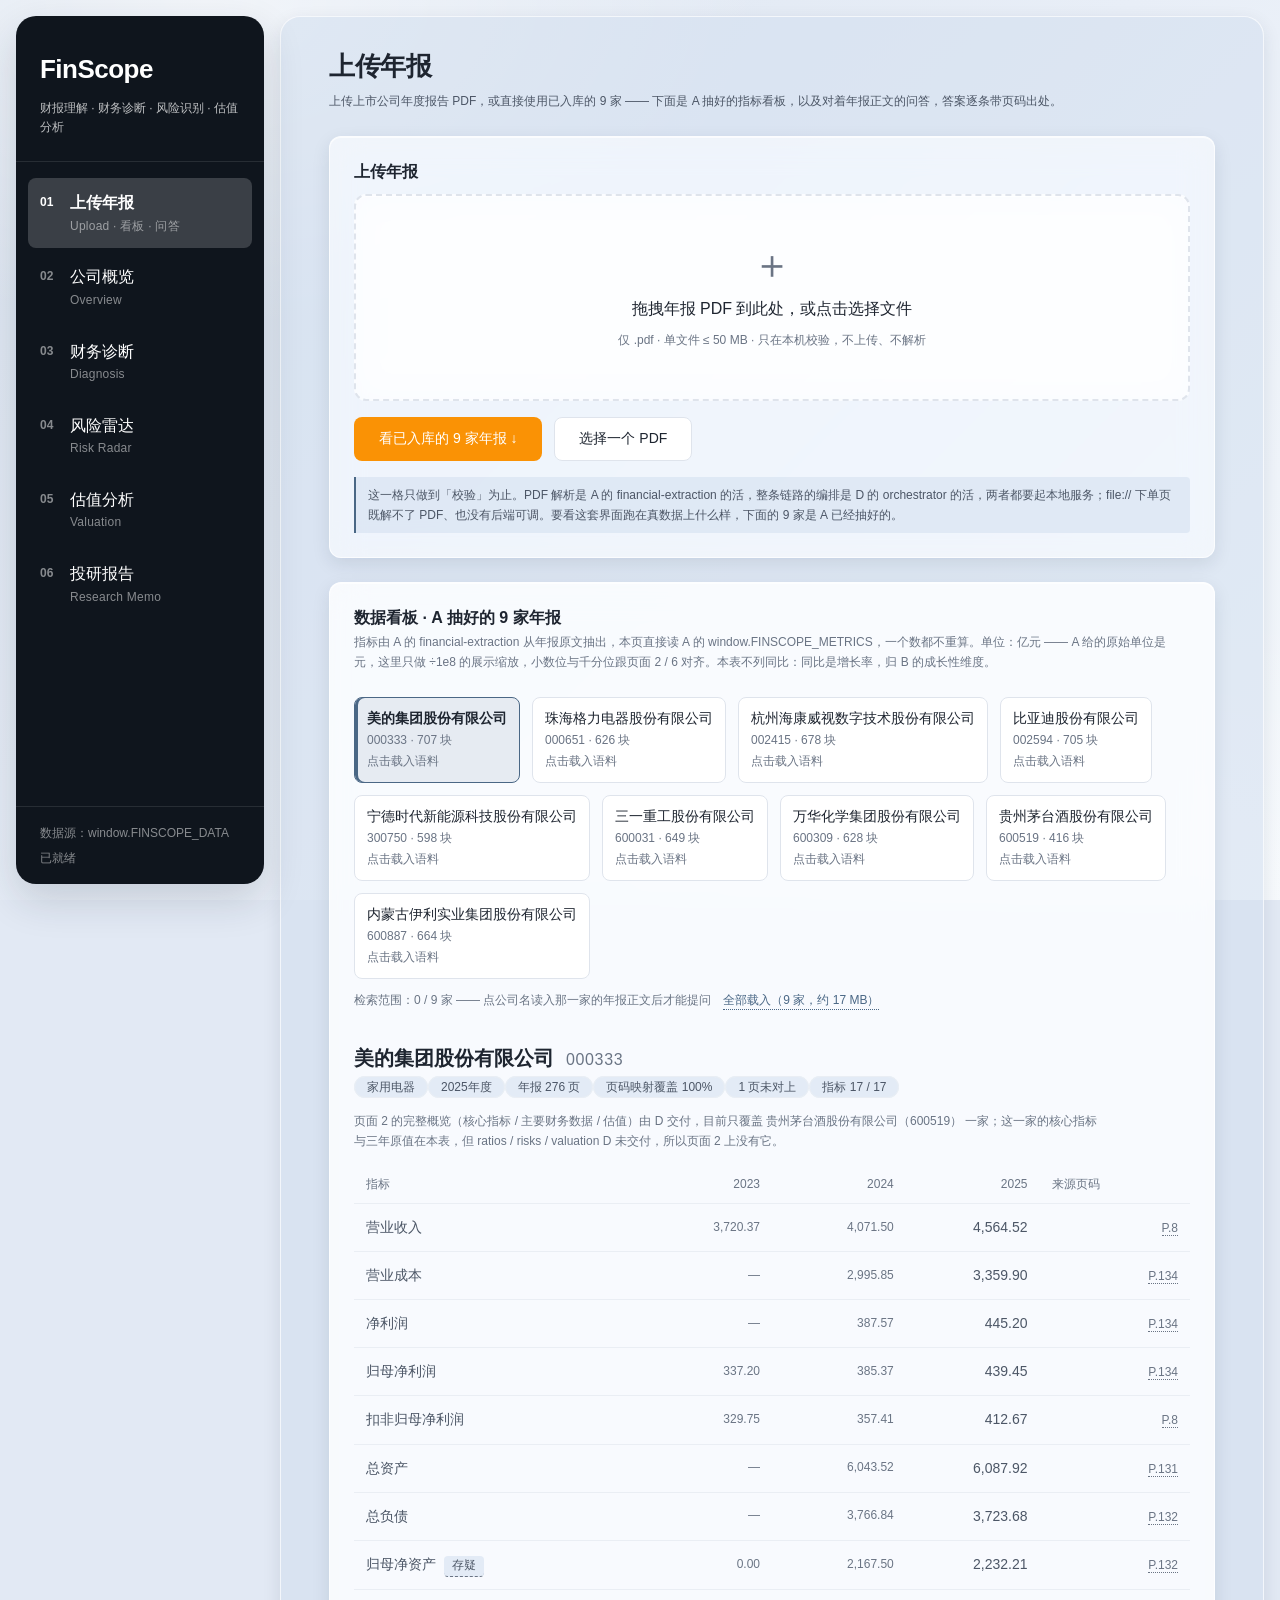
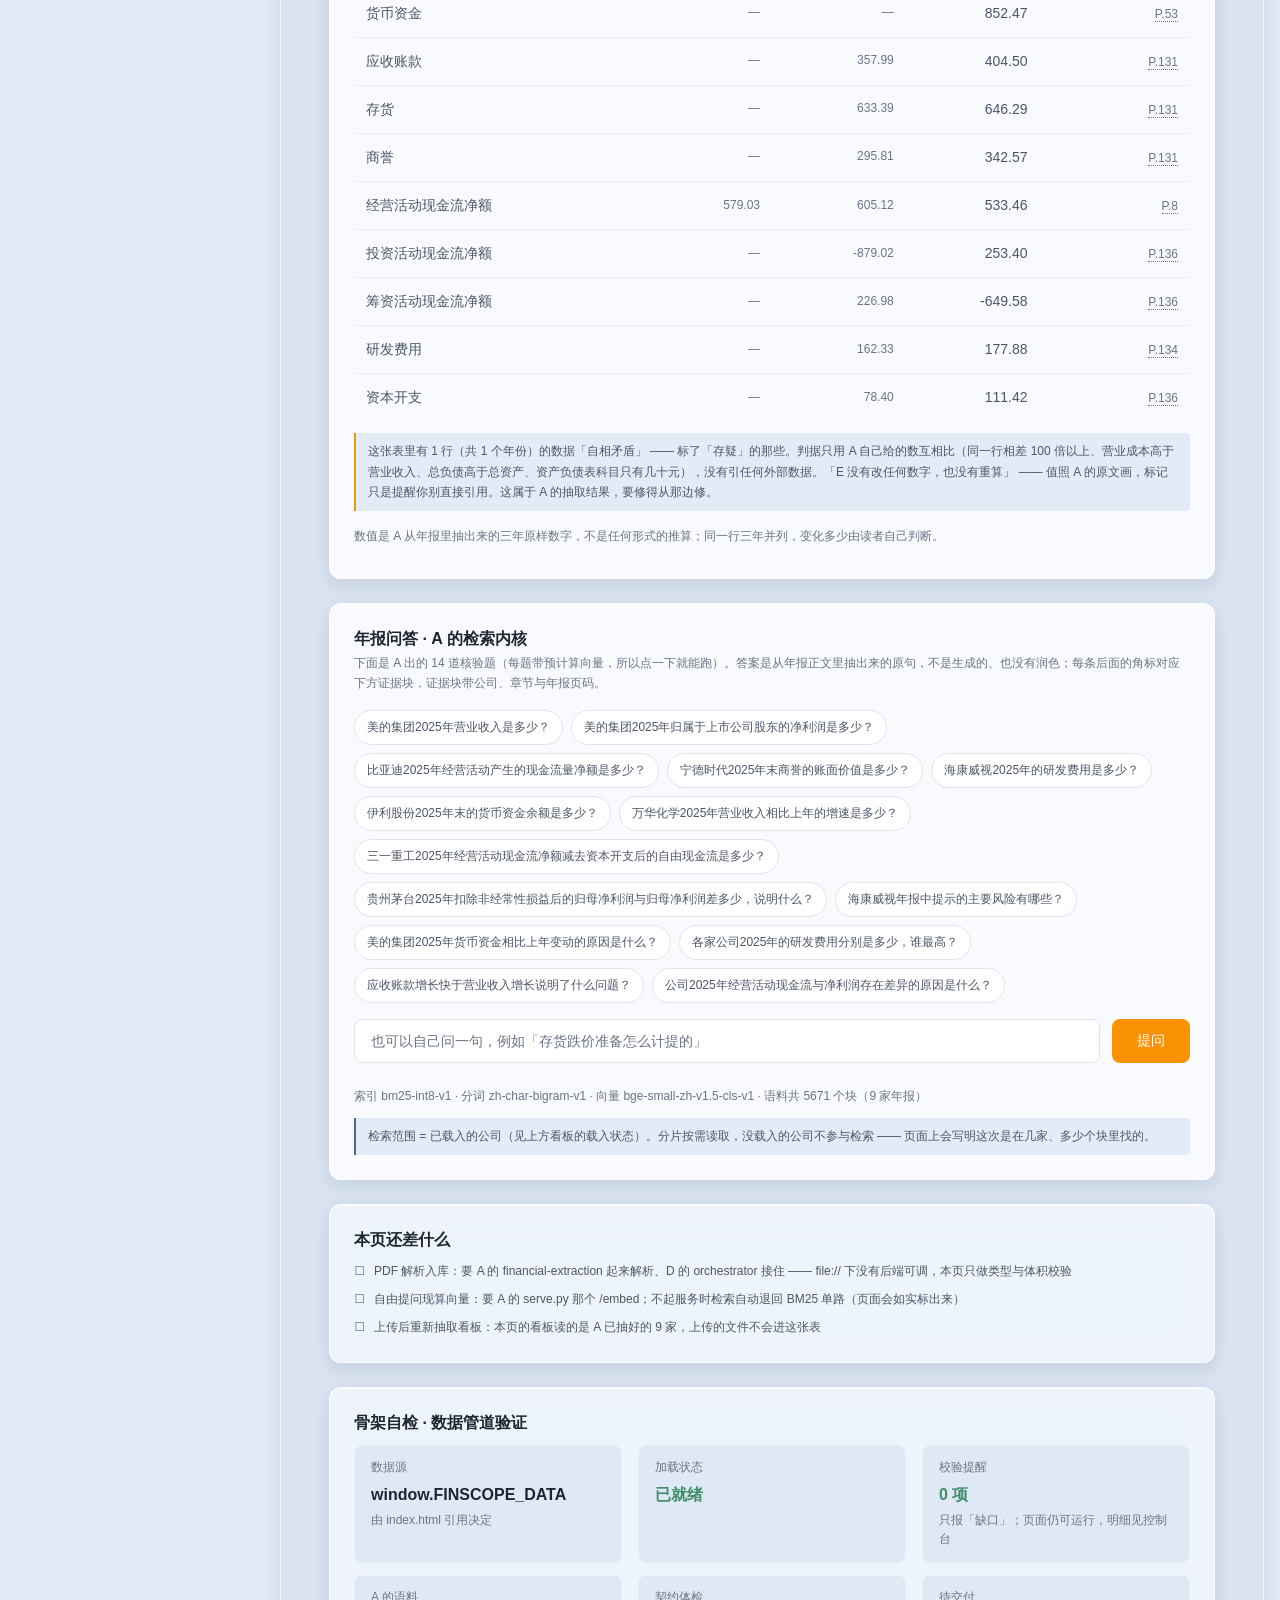
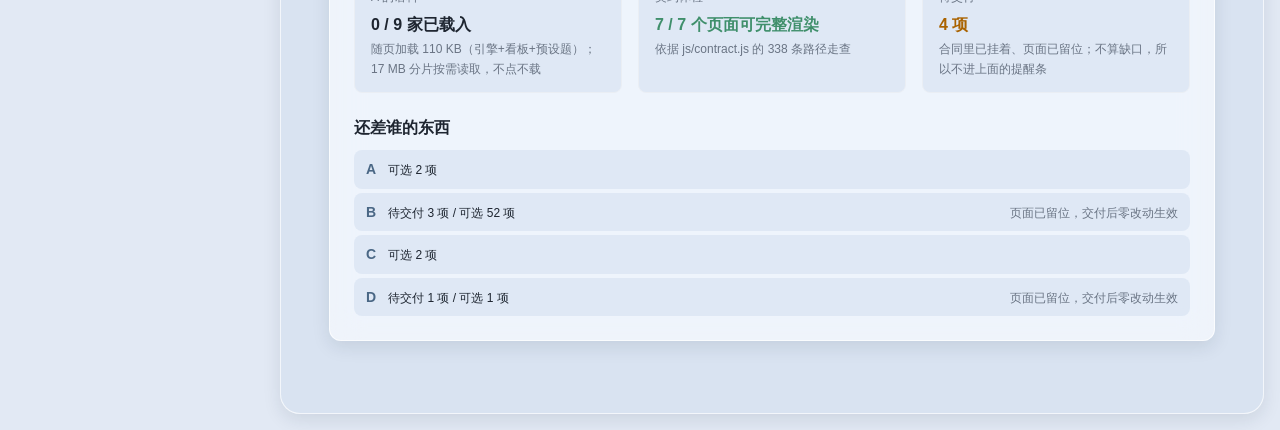
<file: 04_Frontend/index.html>
<!DOCTYPE html>
<html lang="zh-CN">
<head>
  <meta charset="UTF-8">
  <meta name="viewport" content="width=device-width, initial-scale=1.0">
  <title>FinScope · 上市公司财报分析与估值 Agent</title>

  <!--
    样式：三个文件按「基础 → 布局 → 组件」顺序引入，顺序不能颠倒。
    这里用 <link> 直接引入而不是走 styles.css 的 @import，
    是为了保证双击打开（file:// 协议）时样式一定加载得上。
    styles.css 保留为打包成单个 Final.html 时用的聚合入口。
  -->
  <link rel="stylesheet" href="css/base.css">
  <link rel="stylesheet" href="css/layout.css">
  <link rel="stylesheet" href="css/components.css">
</head>

<body>

  <!-- 左侧导航：由 app.js 动态生成 -->
  <nav id="nav" class="nav"></nav>

  <!-- 右侧内容区：六个页面由 app.js 动态挂载 -->
  <main id="main" class="main"></main>

  <!-- ==================================================================
       脚本加载顺序（不能调换）
       ================================================================== -->

  <!-- 1. 数据源（两份，互相独立，缺一份另一份照常工作）
         · mock  ：测试夹具，只给 tests/ 用，页面不再读它
         · real  ：D 的交付物，由 tools/build-data.js 从 D 的 .json 原样搬运
         ★ 换公司只改下面两行的 key，然后重跑 node tools/build-data.js <key> ★
               统一数据对象 → 页面 1/2/3/4/5
               投研简报绑定表 → 页面 6
         注意：必须是 .js 而不是 .json。file:// 协议下浏览器会因 CORS
         拦掉 fetch 本地 .json，写成 JS 变量赋值则不受限制。
         顺序：real_memo.js 必须在 app.js 之前 —— boot() 里 F.data.load()
         就是在这时候把 window.FINSCOPE_MEMO 取走的。 -->
  <script src="data/real_data.js"></script>
  <script src="data/real_memo.js"></script>

  <!-- 2. 基础设施：口径 → 契约 → 数据入口（有依赖顺序，勿调换）
       contract.js 必须排在 dataLoader.js 前面：dataLoader 的校验拿它当依据。
       两者都缺席时 dataLoader 会退回浅检查，不会报错。

       ★ 2026-10-13 撤：这里原来还有一行
           <script src="vendor/chart.umd.min.js"></script>
         和一行 <script src="js/charts.js"></script>。
         六个页面一张 canvas 图都不依赖（雷达图与趋势图早撤了，
         页面 5 的标尺、页面 2 的比例条都是 DOM + CSS 画的），
         所以 Chart.js 与那个封装文件一起删掉，见 README 的「已撤清单」。 -->
  <script src="js/format.js"></script>
  <script src="js/contract.js"></script>
  <script src="js/dataLoader.js"></script>

  <!-- 3. A 的产物（**原样搬运，一个字节没改**，来源与 sha256 见 a/README.md）

         这里只引「分词器 + 检索内核 + 看板 + 预设题」这一份，约 110 KB：
           · tokenize.js 必须在 search.js 前面 —— 后者的 BM25 词表建在前者上
           · tokens_golden.js 给页面 1 的分词一致性自检当样本
         17 MB 的 a/data/shard_*.js **不在这里**。它们是按需注入的：
         用户点了哪家公司、或是点了哪道题，才读那一家的正文
         （见 js/pages/p1-upload.js 的 loadShard()）。
         全量塞进来会让首屏卡住好几秒，而看板只用得到 95 KB 的 metrics.js。 -->
  <script src="a/tokenize.js"></script>
  <script src="a/search.js"></script>
  <script src="a/data/tokens_golden.js"></script>
  <script src="a/data/manifest.js"></script>
  <script src="a/data/metrics.js"></script>
  <script src="a/data/queries.js"></script>

  <!-- 4. 六个页面模块：各自注册到 FinScope.pages，顺序不影响结果 -->
  <script src="js/pages/p1-upload.js"></script>
  <script src="js/pages/p2-overview.js"></script>
  <script src="js/pages/p3-diagnosis.js"></script>
  <script src="js/pages/p4-risk.js"></script>
  <script src="js/pages/p5-valuation.js"></script>
  <script src="js/pages/p6-memo.js"></script>

  <!-- 5. 演示模式开关。★ 打包 Final.html 前改成 true ★
         打开后给 <body> 加 .app-demo，六页「本页待实现」开发卡一起隐藏。
         只隐藏不删 DOM，所以开发期和自测照常看得见那块内容。 -->
  <script>window.FINSCOPE_DEMO = false;</script>

  <!-- 6. 入口，必须最后加载（要等上面全部注册完） -->
  <script src="app.js"></script>

</body>
</html>
</file>
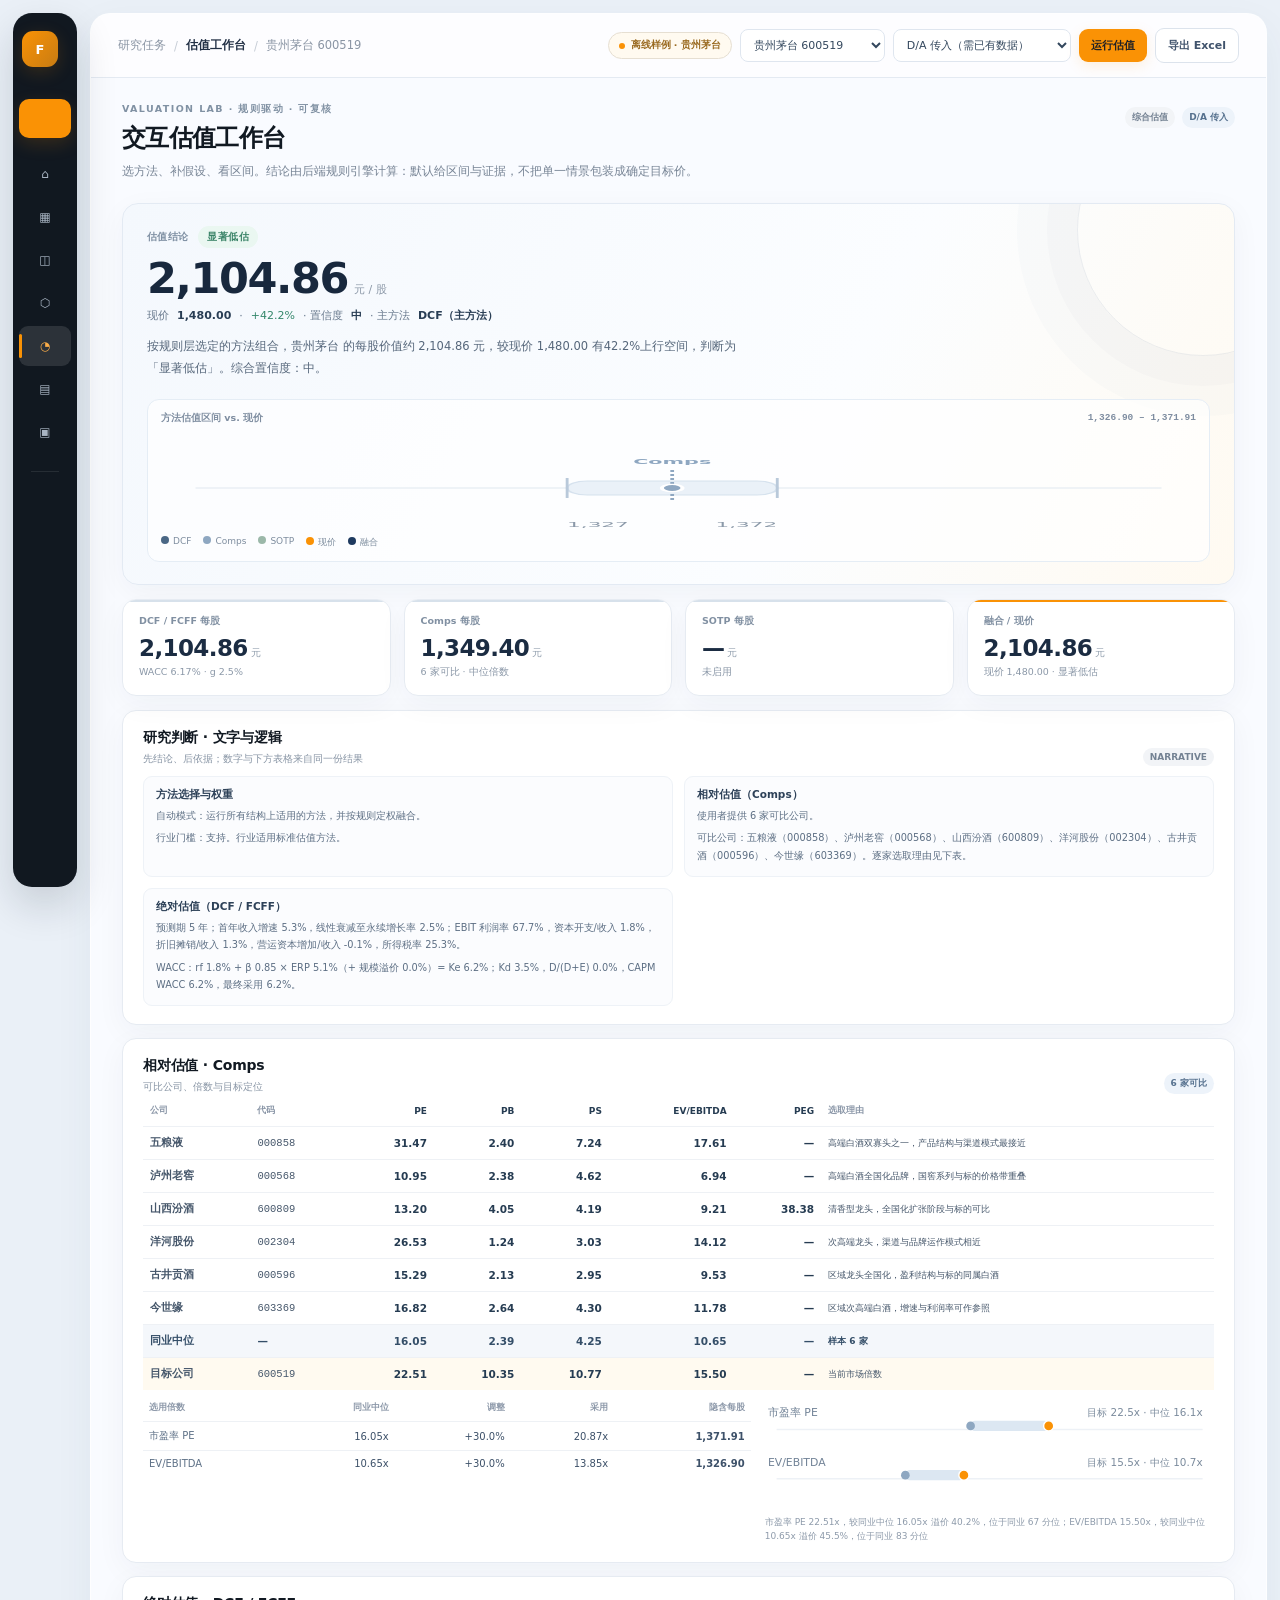
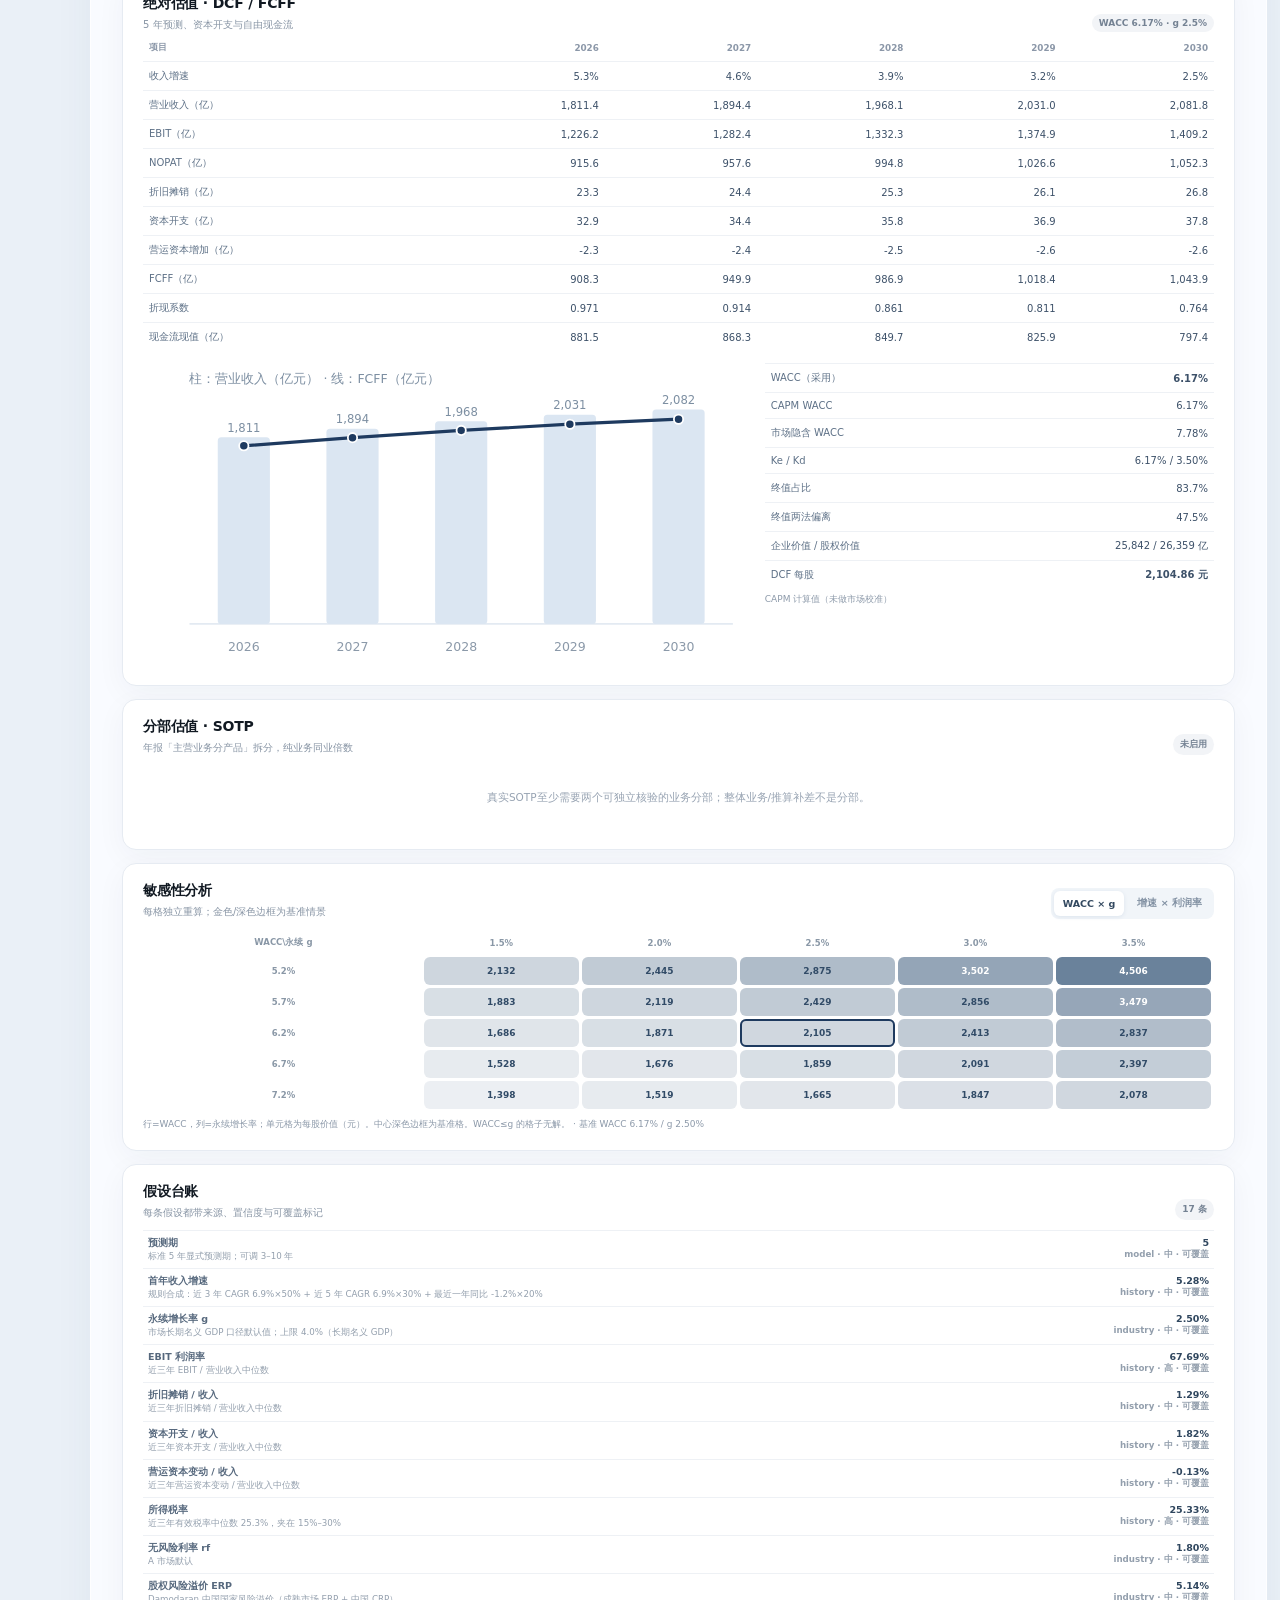
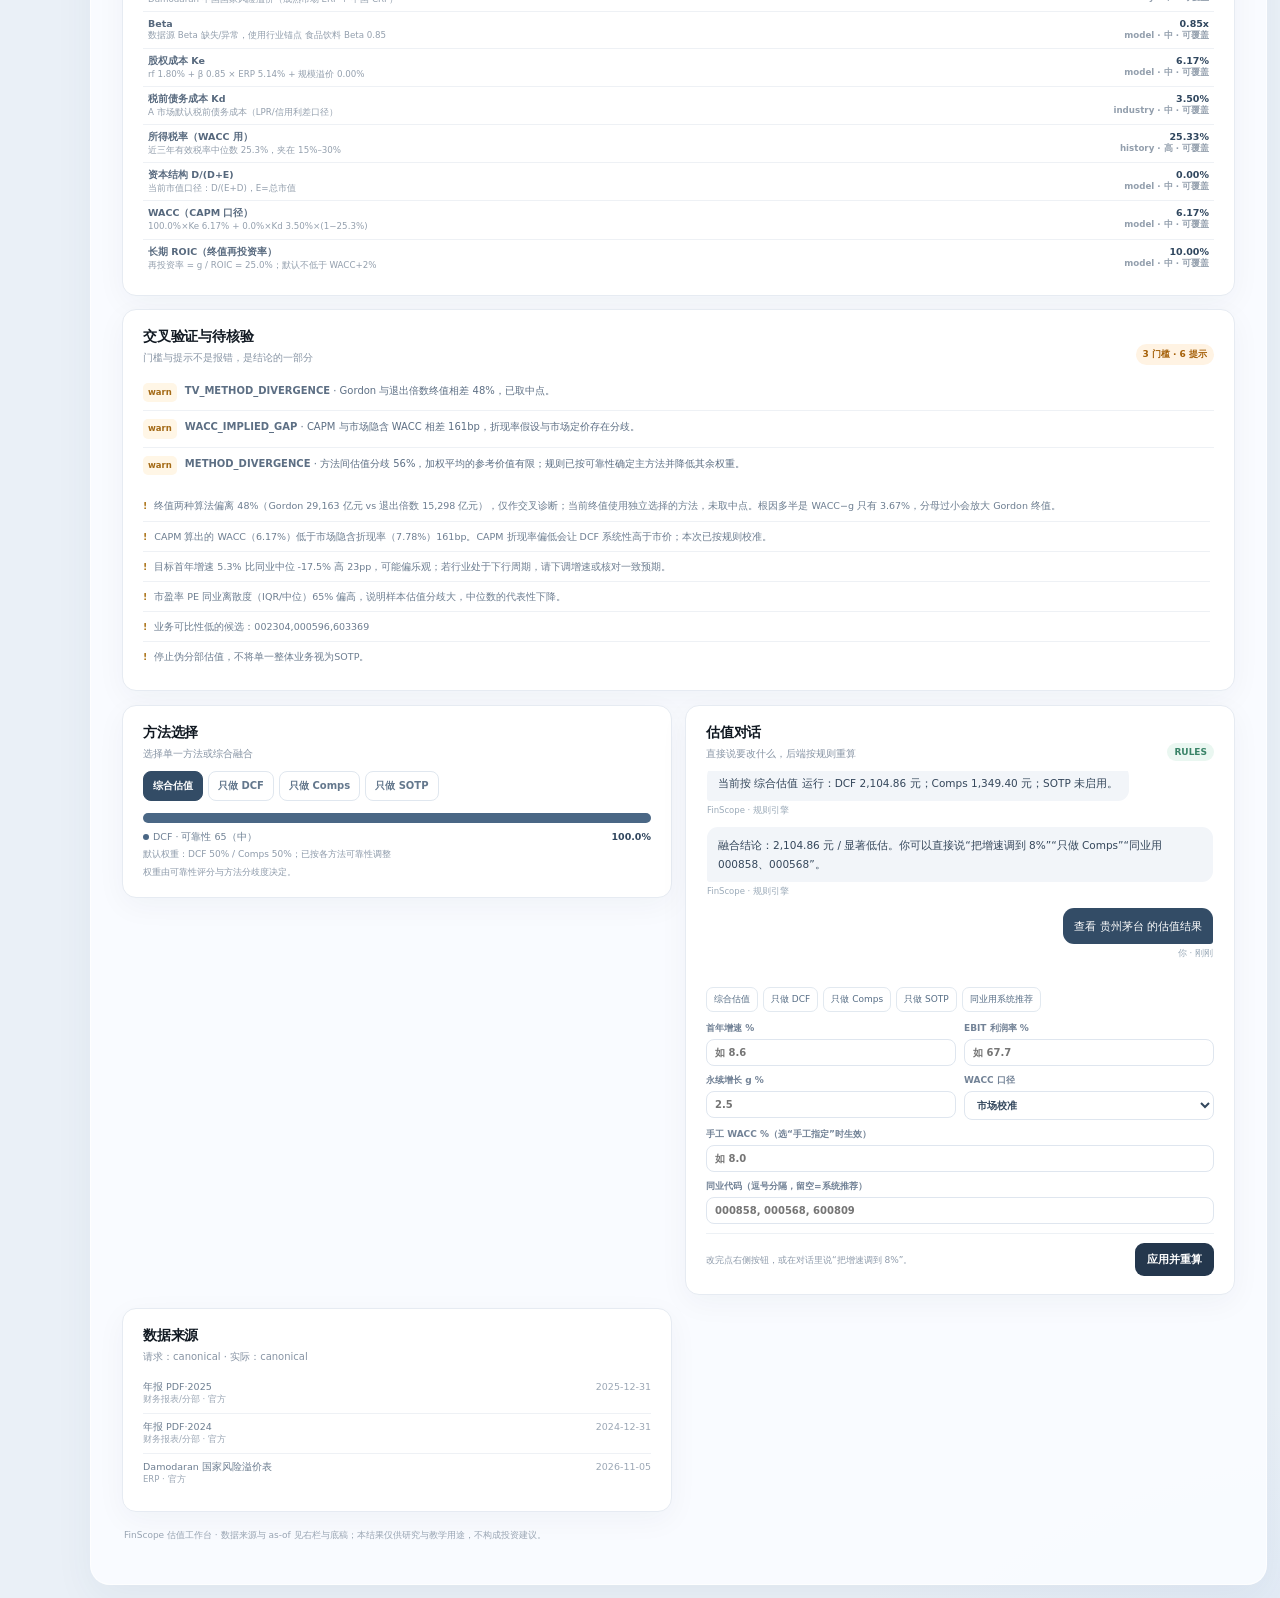
<file: frontend/valuation_workbench_v1.html>
<!doctype html>
<html lang="zh-CN">
<head>
<meta charset="utf-8" />
<meta name="viewport" content="width=device-width,initial-scale=1" />
<title>FinScope 2.0 · 估值工作台</title>
<style>
:root{
  --ink:#111922;--ink2:#273244;--blue:#4a6785;--blue2:#375675;--blue3:#6f8cae;
  --orange:#fa9205;--orange2:#b86f0a;--green:#34876b;--red:#ba514c;--muted:#798696;
  --sub:#556477;--line:#e4eaf2;--surface:#fff;--bg:#eaf0f7;--cream:#fbf7ee;
  --radius:16px;--shadow:0 8px 30px rgba(27,48,77,.045);
  --font:"Inter","Noto Sans SC","Microsoft YaHei","PingFang SC",system-ui,sans-serif;
  --mono:"SFMono-Regular",Consolas,"Liberation Mono",monospace;
}
*{box-sizing:border-box}
html,body{margin:0;min-height:100%;font-family:var(--font);color:var(--ink);font-size:13px}
body{background:radial-gradient(900px 650px at -10% -15%,#fff 0%,transparent 72%),radial-gradient(800px 520px at 108% 104%,#dbe6f5,transparent 75%),var(--bg)}
button,input,select,textarea{font:inherit}button{cursor:pointer;border:0;background:none;color:inherit}
button:focus-visible,input:focus-visible,select:focus-visible,textarea:focus-visible{outline:3px solid rgba(74,103,133,.25);outline-offset:2px}
::-webkit-scrollbar{width:7px;height:7px}::-webkit-scrollbar-thumb{background:#cfd7e2;border-radius:10px}
.shell{display:flex;gap:13px;padding:13px;max-width:1860px;margin:auto;min-height:100vh;align-items:stretch}
.sidebar{width:222px;flex:0 0 222px;background:#111820;border-radius:19px;box-shadow:0 18px 40px rgba(13,24,41,.16);color:#f6f8fb;display:flex;flex-direction:column;padding:22px 12px 16px;position:sticky;top:13px;height:calc(100vh - 26px);overflow:auto}
.brand{display:flex;align-items:center;gap:10px;padding:3px 10px 20px;margin-bottom:8px}
.brand-mark{width:36px;height:36px;border-radius:11px;display:flex;align-items:center;justify-content:center;background:linear-gradient(130deg,#fa9205 0%,#c87c13 100%);box-shadow:0 5px 18px rgba(250,146,5,.16);color:white;font-weight:800}
.brand-name{font-weight:780;font-size:18px;letter-spacing:-.5px}.brand-sub{font-size:9px;color:#92a1b1;margin-top:2px;letter-spacing:1.6px}
.side-primary{height:39px;border-radius:10px;background:var(--orange);color:#171923;font-weight:750;display:flex;align-items:center;justify-content:center;gap:8px;margin:0 6px 22px;box-shadow:0 6px 18px rgba(250,146,5,.16)}
.side-label{font-size:9px;color:#718296;text-transform:uppercase;letter-spacing:1.5px;padding:0 13px;margin:2px 0 8px;font-weight:750}
.navitem{width:100%;padding:10px 12px;margin-bottom:3px;border-radius:9px;text-align:left;display:flex;gap:10px;align-items:center;color:#a9b5c3;font-size:12px}
.navitem:hover{background:rgba(255,255,255,.06);color:#fff}
.navitem.active{color:#fff;background:rgba(255,255,255,.115);font-weight:700;position:relative}
.navitem.active:before{content:"";position:absolute;left:0;top:8px;bottom:8px;background:var(--orange);border-radius:4px;width:3px}
.navitem.active .ico{color:#faac48}
.ico{width:16px;height:16px;display:inline-flex;align-items:center;justify-content:center}
.ico svg{width:100%;height:100%;fill:none;stroke:currentColor;stroke-width:1.8;stroke-linecap:round;stroke-linejoin:round}
.sidebar-divider{height:1px;background:rgba(255,255,255,.09);margin:16px 12px 18px}
.side-history{background:rgba(255,255,255,.055);border:1px solid rgba(255,255,255,.06);border-radius:12px;padding:12px;margin:0 6px 10px}
.side-history .tiny{color:#8e9cae;font-size:9px}.history-title{font-size:11.5px;font-weight:650;line-height:1.6;margin-top:6px}.history-desc{font-size:9.5px;color:#8b99aa;margin-top:4px;line-height:1.5}
.side-bottom{margin-top:auto;padding:12px 8px 0}.profile{display:flex;align-items:center;gap:9px;padding:12px 4px 0;border-top:1px solid rgba(255,255,255,.11)}
.avatar{width:31px;height:31px;background:#344356;color:white;border-radius:10px;display:grid;place-items:center;font-size:10px;font-weight:700}
.profile-name{font-size:10.5px;font-weight:650}.profile-sub{font-size:9.5px;color:#8d9bae;margin-top:2px}
.workspace{flex:1;min-width:0;background:rgba(250,252,255,.92);border:1px solid rgba(255,255,255,.75);border-radius:20px;box-shadow:0 14px 40px rgba(45,67,100,.055);display:flex;flex-direction:column;overflow:hidden}
.topbar{height:64px;flex:0 0 64px;background:rgba(255,255,255,.66);border-bottom:1px solid var(--line);display:flex;align-items:center;justify-content:space-between;padding:0 27px;gap:14px}
.crumbs{display:flex;align-items:center;gap:8px;color:#8a95a4;font-size:11.5px;white-space:nowrap}.crumbs strong{color:#233146;font-weight:720}.crumbs .sep{color:#c5ccd5}
.top-right{display:flex;align-items:center;gap:8px;flex-wrap:wrap;justify-content:flex-end}
.status-chip{display:inline-flex;align-items:center;gap:6px;border:1px solid #e6dfd2;background:#fffaf0;color:#9a6a20;border-radius:100px;padding:6px 10px;font-size:9.5px;font-weight:750;white-space:nowrap}
.status-chip.online{border-color:#d8ebe2;background:#f1faf5;color:#2f7b5f}.status-chip.error{border-color:#f2d8d5;background:#fff5f3;color:#a64a43}
.dot{width:6px;height:6px;border-radius:50%;background:var(--orange)}.status-chip.online .dot{background:var(--green)}.status-chip.error .dot{background:var(--red)}
.canvas{overflow:auto;flex:1;padding:25px 31px 42px}.page{max-width:1180px;margin:0 auto}
.heading{display:flex;justify-content:space-between;align-items:flex-start;gap:16px;margin-bottom:20px;flex-wrap:wrap}
.eyebrow{text-transform:uppercase;letter-spacing:1.4px;color:#8091a3;font-weight:760;font-size:9.5px;margin-bottom:7px}
.heading h1{font-size:24px;font-weight:750;letter-spacing:-.7px;margin:0 0 7px;line-height:1.3}
.lead{color:#788596;font-size:12px;line-height:1.8;max-width:640px;margin:0}
.heading-actions{display:flex;gap:7px;align-items:center;flex-wrap:wrap;justify-content:flex-end;padding-top:4px}
.btn{display:inline-flex;align-items:center;justify-content:center;gap:6px;padding:9px 12px;border-radius:9px;font-size:11px;font-weight:700;white-space:nowrap;transition:.15s}
.btn:hover{transform:translateY(-1px)}.btn-primary{background:var(--orange);color:#202125;box-shadow:0 4px 14px rgba(250,146,5,.13)}.btn-dark{background:#24374d;color:#fff}.btn-outline{background:#fff;color:#40536c;border:1px solid #dce3ec}.btn-quiet{background:#f4f6fa;color:#455a73}
select, input[type=number], input[type=text], textarea{border:1px solid #dfe6ef;background:#fff;border-radius:8px;color:#33475d;padding:8px 9px;font-size:11px;outline:0}
select{padding-right:24px}label{font-size:10px;color:#6f7f92;font-weight:650}
.grid{display:grid;gap:13px}.g4{grid-template-columns:repeat(4,minmax(0,1fr))}.g3{grid-template-columns:repeat(3,minmax(0,1fr))}.g2{grid-template-columns:repeat(2,minmax(0,1fr))}
.panel{background:#fff;border:1px solid #e6ebf2;border-radius:14px;box-shadow:var(--shadow);min-width:0}
.panel.pad{padding:18px 20px}.panel-title{font-size:12.5px;font-weight:760;display:flex;align-items:center;justify-content:space-between;gap:8px}
.panel-sub{font-size:10px;color:#8793a3;margin-top:5px;line-height:1.55}
.capsule{font-size:9px;border-radius:100px;padding:4px 7px;display:inline-flex;align-items:center;gap:4px;font-weight:720;white-space:nowrap}
.cap-blue{background:#edf3fa;color:#56718e}.cap-orange{background:#fff3e3;color:#a56008}.cap-green{background:#eaf7f1;color:#398367}.cap-red{background:#fff0ee;color:#b84e49}.cap-gray{background:#f2f4f7;color:#748293}
.hero{background:linear-gradient(118deg,#f4f8fd 0%,#fbfdff 62%,#fffaf1 100%);border:1px solid #e3eaf3;border-radius:16px;padding:22px 24px;display:grid;grid-template-columns:minmax(0,1.2fr) minmax(310px,.8fr);gap:20px;position:relative;overflow:hidden}
.hero:after{content:"";position:absolute;right:-95px;top:-100px;width:250px;height:250px;border:1px solid rgba(74,103,133,.10);border-radius:50%;box-shadow:0 0 0 30px rgba(74,103,133,.025),0 0 0 60px rgba(74,103,133,.018);pointer-events:none}
.hero-eyebrow{font-size:10px;color:#7f90a3;font-weight:720;letter-spacing:.4px;margin-bottom:9px}.verdict{display:inline-flex;align-items:center;border-radius:100px;padding:4px 9px;font-size:10px;font-weight:760;margin-left:6px}
.hero-price{font-size:43px;font-weight:800;letter-spacing:-1.4px;line-height:1;font-variant-numeric:tabular-nums;color:#18283d;margin:6px 0 8px}
.hero-price .unit{font-size:11px;font-weight:500;color:#8b98a7;margin-left:6px;letter-spacing:0}
.hero-sub{font-size:11px;color:#68798d;display:flex;gap:8px;flex-wrap:wrap;align-items:center}.hero-sub b{color:#283d54}
.hero-copy{font-size:11.5px;line-height:1.9;color:#56677b;margin:13px 0 0;max-width:610px;position:relative;z-index:1}
.hero-side{display:flex;flex-direction:column;justify-content:center;position:relative;z-index:1}
.range-box{background:rgba(255,255,255,.66);border:1px solid #e5edf5;border-radius:12px;padding:12px 13px}
.range-title{font-size:9.5px;color:#7e8da0;font-weight:720;display:flex;justify-content:space-between;gap:8px}
.range-svg{width:100%;height:104px;display:block;margin-top:5px}
.range-legend{display:flex;gap:12px;flex-wrap:wrap;font-size:9px;color:#7d8c9e;margin-top:2px}
.range-legend i{width:8px;height:8px;border-radius:50%;display:inline-block;margin-right:4px}
.kpi{padding:15px 16px;position:relative;overflow:hidden}.kpi:before{content:"";position:absolute;top:0;left:0;right:0;height:2px;background:#d7e1eb}.kpi.orange:before{background:var(--orange)}.kpi.green:before{background:var(--green)}.kpi.red:before{background:var(--red)}
.kpi .nm{font-size:9.5px;color:#8190a2;font-weight:650}.kpi .val{font-size:23px;font-weight:790;letter-spacing:-.6px;margin:7px 0 4px;font-variant-numeric:tabular-nums;color:#1b2c42;white-space:nowrap}
.kpi .sub{font-size:9.5px;color:#8a97a7;line-height:1.5}.kpi .val .unit{font-size:10px;color:#93a0af;font-weight:500;margin-left:3px}
.section{margin-top:14px}
.section-head{display:flex;align-items:flex-end;justify-content:space-between;gap:10px;margin-bottom:10px}
.section-head h2{font-size:14px;margin:0;font-weight:780;letter-spacing:-.2px}.section-head p{margin:4px 0 0;font-size:10px;color:#8794a4;line-height:1.5}
.main-grid{display:grid;grid-template-columns:minmax(0,1fr) 328px;gap:14px;align-items:start}
.stack{display:flex;flex-direction:column;gap:13px;min-width:0}
.right-rail{display:flex;flex-direction:column;gap:13px;position:sticky;top:0}
.table{width:100%;border-collapse:collapse;font-size:10.5px}.table th{font-size:9px;color:#8b97a8;font-weight:720;text-align:left;padding:0 7px 9px;white-space:nowrap}
.table td{padding:9px 7px;border-top:1px solid #eef1f5;color:#46576b;vertical-align:middle}.table .num{text-align:right;font-variant-numeric:tabular-nums;color:#263c52;font-weight:680;white-space:nowrap}
.table tr:hover td{background:#f9fbfe}.table .tgt td{background:#fffaf0}.table .med td{background:#f4f7fb;font-weight:720;color:#344e68}
.reason{font-size:9px;color:#8b97a5;line-height:1.45;max-width:215px}.mono{font-family:var(--mono);font-variant-numeric:tabular-nums}.green{color:var(--green)}.red{color:var(--red)}
.small-table{width:100%;border-collapse:collapse;font-size:10px}.small-table th{font-size:8.8px;color:#8b97a8;text-align:right;padding:0 6px 7px;font-weight:700;white-space:nowrap}.small-table th:first-child{text-align:left}
.small-table td{padding:7px 6px;border-top:1px solid #eef1f5;text-align:right;font-variant-numeric:tabular-nums;color:#3d5169}.small-table td:first-child{text-align:left;color:#5e7187}
.mini-chart{width:100%;display:block}.chart-note{font-size:9px;color:#8d9aaa;line-height:1.55;margin-top:4px}
.two-col{display:grid;grid-template-columns:minmax(0,1.15fr) minmax(0,.85fr);gap:14px}
.narr-grid{display:grid;grid-template-columns:1fr 1fr;gap:11px}.narr-block{background:#fbfcfe;border:1px solid #eef2f7;border-radius:9px;padding:11px 12px}
.narr-block h3{font-size:10.5px;margin:0 0 5px;color:#2d4158;font-weight:760}.narr-block p{font-size:9.8px;line-height:1.8;color:#5d6f84;margin:0 0 5px}.narr-block p:last-child{margin-bottom:0}
.method-chips{display:flex;gap:5px;flex-wrap:wrap}.chip{border:1px solid #e0e7ef;background:#fff;border-radius:8px;padding:7px 9px;font-size:10px;color:#64788d;font-weight:700}
.chip.active{background:#334c66;color:#fff;border-color:#334c66}
.weight-bar{height:10px;border-radius:100px;overflow:hidden;display:flex;background:#edf1f6;margin:10px 0 8px}
.weight-bar span{height:100%;display:block}.weight-row{display:flex;justify-content:space-between;gap:8px;font-size:9.5px;color:#6d7f93;margin-top:5px}
.weight-row b{color:#30465e}.rel-dot{width:6px;height:6px;border-radius:50%;display:inline-block;margin-right:4px}
.chat-box{display:flex;flex-direction:column;max-height:590px}
.chat-log{overflow:auto;padding:4px 1px 10px;min-height:190px;max-height:330px}
.msg{margin:10px 0;display:flex;flex-direction:column;align-items:flex-start;gap:4px}.msg.user{align-items:flex-end}
.bubble{padding:9px 11px;border-radius:11px 11px 11px 3px;background:#f2f5f9;color:#35475b;font-size:10.5px;line-height:1.75;max-width:100%;white-space:pre-wrap}
.msg.user .bubble{background:#334c66;color:white;border-radius:11px 11px 3px 11px}
.msg .meta{font-size:8.5px;color:#9cabb9}
.quick{display:flex;flex-wrap:wrap;gap:5px;margin:6px 0 10px}.quick button{border:1px solid #e2e9f0;border-radius:7px;color:#566d85;font-size:9px;padding:5px 7px;background:#fff}
.quick button:hover{background:#eff5fb}
.form-grid{display:grid;grid-template-columns:1fr 1fr;gap:8px}.form-grid label{display:flex;flex-direction:column;gap:4px;font-size:9px;color:#728296}
.form-grid input,.form-grid select{width:100%;padding:7px 8px;font-size:10px}
.form-grid .full{grid-column:span 2}.chat-foot{display:flex;justify-content:space-between;align-items:center;gap:8px;margin-top:9px;border-top:1px solid #edf1f5;padding-top:9px}
.sens-tabs{display:flex;gap:4px;background:#f1f5f9;padding:3px;border-radius:8px}.sens-tab{font-size:9.5px;padding:6px 9px;border-radius:6px;color:#8190a2;font-weight:720}.sens-tab.active{color:#334960;background:#fff;box-shadow:0 1px 4px #dce4ed}
.heat{width:100%;border-collapse:separate;border-spacing:3px;font-size:9px;text-align:center}.heat th{color:#8997a6;font-weight:650;font-size:8.5px;padding:5px}.heat td{padding:9px 5px;border-radius:6px;font-variant-numeric:tabular-nums;font-weight:700;color:#314b67;background:#f3f6fa}
.heat td.base{outline:2px solid #1e3a5f;outline-offset:-2px;font-weight:800}
.heat-wrap{overflow-x:auto}.heat-note{font-size:9px;color:#8b98a8;line-height:1.55;margin-top:6px}
.gate-row{display:flex;gap:8px;align-items:flex-start;padding:8px 0;border-top:1px solid #eef1f5;font-size:10px;line-height:1.6;color:#5d6f84}.gate-row:first-child{border-top:0}
.gate-sev{font-size:8.5px;border-radius:5px;padding:3px 5px;font-weight:750;white-space:nowrap}.sev-block{background:#fff0ee;color:#b84e49}.sev-warn{background:#fff6e6;color:#a46a16}.sev-info{background:#edf3fa;color:#56718e}
.warn-list{max-height:235px;overflow:auto;padding-right:4px}.warn-item{font-size:9.5px;color:#6c7d90;line-height:1.6;padding:7px 0;border-top:1px solid #eef1f5;display:flex;gap:7px}.warn-item:first-child{border-top:0}.warn-item b{color:#b07a23}
.source-item{display:flex;justify-content:space-between;gap:8px;padding:7px 0;border-top:1px solid #eef1f5;font-size:9.5px;color:#6d7e91}.source-item:first-child{border-top:0}.source-item .date{color:#9aa6b4;white-space:nowrap}
.assumption-table{width:100%;border-collapse:collapse;font-size:9.5px}.assumption-table td{padding:6px 5px;border-top:1px solid #eef1f5;color:#56687d;vertical-align:top}.assumption-table td:nth-child(2){text-align:right;font-variant-numeric:tabular-nums;color:#2f465e;font-weight:680;white-space:nowrap}.assumption-table .src{color:#939fad;font-size:8.7px;line-height:1.4}
.empty{padding:24px 12px;text-align:center;color:#97a3b2;font-size:10.5px;line-height:1.7}
.footer-note{font-size:9px;color:#98a4b2;line-height:1.6;margin:16px 2px 0}
.toast{position:fixed;bottom:22px;left:50%;transform:translateX(-50%) translateY(18px);background:#1d2e41;color:#fff;box-shadow:0 10px 30px rgba(0,0,0,.14);padding:11px 16px;border-radius:9px;opacity:0;pointer-events:none;transition:.2s;z-index:90;font-size:11px;max-width:80vw}
.toast.show{opacity:1;transform:translateX(-50%) translateY(0)}
.spin{display:inline-block;width:10px;height:10px;border:2px solid rgba(255,255,255,.35);border-top-color:#fff;border-radius:50%;animation:sp .7s linear infinite}@keyframes sp{to{transform:rotate(360deg)}}
@media(max-width:1280px){.main-grid{grid-template-columns:1fr}.right-rail{position:static;display:grid;grid-template-columns:1fr 1fr;align-items:start}.hero{grid-template-columns:1fr}.sidebar{width:64px;flex-basis:64px;padding:18px 6px}.brand-name,.brand-sub,.side-label,.navitem span:not(.ico),.side-history,.side-bottom,.side-primary span{display:none}.navitem{justify-content:center;padding:12px}.brand{justify-content:center;padding:0 0 18px}.side-primary{margin:6px 0 16px}}
@media(max-width:820px){.shell{padding:0;gap:0}.sidebar{display:none}.workspace{border-radius:0;min-height:100vh}.canvas{padding:19px 14px 40px}.topbar{padding:0 14px;height:58px;flex-basis:58px}.g4{grid-template-columns:1fr 1fr}.two-col{grid-template-columns:1fr}.right-rail{grid-template-columns:1fr}.hero{padding:18px}.hero-price{font-size:36px}.heading h1{font-size:21px}.top-right{justify-content:flex-start}.crumbs{display:none}}
</style>
</head>
<body>
<div class="shell">
  <aside class="sidebar">
    <div class="brand"><div class="brand-mark">F</div><div><div class="brand-name">FinScope</div><div class="brand-sub">VALUATION DESK</div></div></div>
    <button class="side-primary"><span class="ico">＋</span><span>新建估值</span></button>
    <div class="side-label">研究流程</div>
    <button class="navitem"><span class="ico">⌂</span><span>研究任务首页</span></button>
    <button class="navitem"><span class="ico">▦</span><span>公司研究概览</span></button>
    <button class="navitem"><span class="ico">◫</span><span>财务诊断</span></button>
    <button class="navitem"><span class="ico">⬡</span><span>风险识别</span></button>
    <button class="navitem active"><span class="ico">◔</span><span>估值工作台</span></button>
    <button class="navitem"><span class="ico">▤</span><span>年报证据中心</span></button>
    <button class="navitem"><span class="ico">▣</span><span>投研成果中心</span></button>
    <div class="sidebar-divider"></div>
    <div class="side-history"><div class="tiny">CURRENT RUN</div><div class="history-title" id="sideTitle">贵州茅台 · 综合估值</div><div class="history-desc" id="sideDesc">联网年报 · 3 种方法融合</div></div>
    <div class="side-bottom"><div class="profile"><div class="avatar">HW</div><div><div class="profile-name">胡佳薇</div><div class="profile-sub">金融研究 · C 模块</div></div></div></div>
  </aside>

  <main class="workspace">
    <header class="topbar">
      <div class="crumbs"><span>研究任务</span><span class="sep">/</span><strong>估值工作台</strong><span class="sep">/</span><span id="crumbCompany">贵州茅台 600519</span></div>
      <div class="top-right">
        <span class="status-chip" id="statusChip"><i class="dot"></i><span id="statusText">离线样例</span></span>
        <select id="companySelect" title="选择标的">
          <option value="600519">贵州茅台 600519</option>
          <option value="000333">美的集团 000333</option>
          <option value="600036">招商银行 600036</option>
          <option value="000858">五粮液 000858</option>
        </select>
        <select id="sourceSelect" title="数据源">
          <option value="web">联网年报 PDF</option>
          <option value="auto">自动（akshare）</option>
          <option value="akshare">akshare</option>
          <option value="canonical">D/A 传入（需已有数据）</option>
        </select>
        <button id="runBtn" class="btn btn-primary">运行估值</button>
        <button id="exportBtn" class="btn btn-outline">导出 Excel</button>
      </div>
    </header>

    <div class="canvas">
      <div class="page">
        <div class="heading">
          <div>
            <div class="eyebrow">VALUATION LAB · 规则驱动 · 可复核</div>
            <h1>交互估值工作台</h1>
            <p class="lead">选方法、补假设、看区间。结论由后端规则引擎计算：默认给区间与证据，不把单一情景包装成确定目标价。</p>
          </div>
          <div class="heading-actions">
            <span class="capsule cap-gray" id="methodBadge">综合估值</span>
            <span class="capsule cap-blue" id="sourceBadge">联网年报</span>
          </div>
        </div>

        <section class="hero panel" id="hero">
          <div class="hero-main">
            <div class="hero-eyebrow">估值结论 <span class="verdict" id="verdict">—</span></div>
            <div class="hero-price"><span id="blendedPrice">—</span><span class="unit">元 / 股</span></div>
            <div class="hero-sub">现价 <b id="currentPrice">—</b> · <span id="upside">—</span> · 置信度 <b id="confidence">—</b> · 主方法 <b id="primaryMethod">—</b></div>
            <p class="hero-copy" id="headline">正在加载估值结果…</p>
          </div>
          <div class="hero-side">
            <div class="range-box">
              <div class="range-title"><span>方法估值区间 vs. 现价</span><span class="mono" id="rangeText">—</span></div>
              <div id="rangeChart"></div>
              <div class="range-legend"><span><i style="background:#4a6785"></i>DCF</span><span><i style="background:#8ea7c1"></i>Comps</span><span><i style="background:#9bb8a9"></i>SOTP</span><span><i style="background:#fa9205"></i>现价</span><span><i style="background:#1e3a5f"></i>融合</span></div>
            </div>
          </div>
        </section>

        <div class="grid g4 section" id="kpis"></div>

        <div class="main-grid section">
          <div class="stack">
            <section class="panel pad" id="narrativePanel">
              <div class="section-head"><div><h2>研究判断 · 文字与逻辑</h2><p>先结论、后依据；数字与下方表格来自同一份结果</p></div><span class="capsule cap-gray">NARRATIVE</span></div>
              <div id="narrativeBody"></div>
            </section>

            <section class="panel pad" id="compsPanel">
              <div class="section-head"><div><h2>相对估值 · Comps</h2><p id="compsSub">可比公司、倍数与目标定位</p></div><span class="capsule cap-blue" id="compsCount">—</span></div>
              <div id="compsBody"></div>
            </section>

            <section class="panel pad" id="dcfPanel">
              <div class="section-head"><div><h2>绝对估值 · DCF / FCFF</h2><p id="dcfSub">5 年预测、资本开支与自由现金流</p></div><span class="capsule cap-gray" id="dcfWacc">—</span></div>
              <div id="dcfBody"></div>
            </section>

            <section class="panel pad" id="sotpPanel">
              <div class="section-head"><div><h2>分部估值 · SOTP</h2><p>年报「主营业务分产品」拆分，纯业务同业倍数</p></div><span class="capsule cap-gray" id="sotpBadge">—</span></div>
              <div id="sotpBody"></div>
            </section>

            <section class="panel pad" id="sensPanel">
              <div class="section-head"><div><h2>敏感性分析</h2><p>每格独立重算；金色/深色边框为基准情景</p></div>
                <div class="sens-tabs"><button class="sens-tab active" data-sens="wacc">WACC × g</button><button class="sens-tab" data-sens="margin">增速 × 利润率</button></div>
              </div>
              <div id="sensBody"></div>
            </section>

            <section class="panel pad" id="assumptionPanel">
              <div class="section-head"><div><h2>假设台账</h2><p>每条假设都带来源、置信度与可覆盖标记</p></div><span class="capsule cap-gray" id="assumptionCount">—</span></div>
              <div id="assumptionBody"></div>
            </section>

            <section class="panel pad" id="riskPanel">
              <div class="section-head"><div><h2>交叉验证与待核验</h2><p>门槛与提示不是报错，是结论的一部分</p></div><span class="capsule cap-orange" id="riskCount">—</span></div>
              <div id="riskBody"></div>
            </section>
          </div>

          <aside class="right-rail">
            <section class="panel pad">
              <div class="section-head"><div><h2>方法选择</h2><p>选择单一方法或综合融合</p></div></div>
              <div class="method-chips" id="methodChips">
                <button class="chip active" data-method="auto">综合估值</button>
                <button class="chip" data-method="dcf">只做 DCF</button>
                <button class="chip" data-method="comps">只做 Comps</button>
                <button class="chip" data-method="sotp">只做 SOTP</button>
              </div>
              <div id="weightBody" style="margin-top:12px"></div>
              <div class="chart-note" id="weightNote">权重由可靠性评分与方法分歧度决定。</div>
            </section>

            <section class="panel pad chat-box">
              <div class="section-head"><div><h2>估值对话</h2><p>直接说要改什么，后端按规则重算</p></div><span class="capsule cap-green">RULES</span></div>
              <div class="chat-log" id="chatLog"></div>
              <div class="quick" id="quickChips">
                <button data-quick="method:auto">综合估值</button>
                <button data-quick="method:dcf">只做 DCF</button>
                <button data-quick="method:comps">只做 Comps</button>
                <button data-quick="method:sotp">只做 SOTP</button>
                <button data-quick="peers:auto">同业用系统推荐</button>
              </div>
              <div class="form-grid">
                <label>首年增速 %<input id="inGrowth" type="number" step="0.1" placeholder="如 8.6"></label>
                <label>EBIT 利润率 %<input id="inMargin" type="number" step="0.1" placeholder="如 67.7"></label>
                <label>永续增长 g %<input id="inG" type="number" step="0.1" placeholder="2.5"></label>
                <label>WACC 口径<select id="inWaccMode"><option value="reconciled">市场校准</option><option value="capm">纯 CAPM</option><option value="manual">手工指定</option></select></label>
                <label class="full">手工 WACC %（选“手工指定”时生效）<input id="inWacc" type="number" step="0.1" placeholder="如 8.0"></label>
                <label class="full">同业代码（逗号分隔，留空=系统推荐）<input id="inPeers" type="text" placeholder="000858, 000568, 600809"></label>
              </div>
              <div class="chat-foot"><span class="chart-note" id="chatHint">改完点右侧按钮，或在对话里说“把增速调到 8%”。</span><button class="btn btn-dark" id="applyBtn">应用并重算</button></div>
            </section>

            <section class="panel pad">
              <div class="section-head"><div><h2>数据来源</h2><p id="sourceSub">本次估值使用的数据</p></div></div>
              <div id="sourceBody"></div>
            </section>
          </aside>
        </div>

        <div class="footer-note">FinScope 估值工作台 · 数据来源与 as-of 见右栏与底稿；本结果仅供研究与教学用途，不构成投资建议。</div>
      </div>
    </div>
  </main>
</div>

<div class="toast" id="toast"></div>
<script src="sample_data.js"></script>
<script>
const $ = (s) => document.querySelector(s);
const $$ = (s) => Array.from(document.querySelectorAll(s));
const NAMES = {600519:'贵州茅台', '000333':'美的集团', 600036:'招商银行', '000858':'五粮液'};
const SOURCE_LABEL = {web:'联网年报 PDF', web_evidence:'复核证据包', akshare:'akshare', canonical:'D/A 传入', ifind:'iFinD', choice:'Choice'};
const METHOD_LABEL = {auto:'综合估值', blended:'综合估值', dcf:'只做 DCF', comps:'只做 Comps', sotp:'只做 SOTP', ddm:'只做 DDM'};
const METHOD_SHORT = {dcf:'DCF', comps:'Comps', sotp:'SOTP', ddm:'DDM'};
const state = {company:'600519', method:'auto', source:'web', result:null, sessionId:null, online:false, sens:'wacc'};
const SAMPLES = window.SAMPLES || {};

function fmt(v,d=2){return (v===null||v===undefined||Number.isNaN(Number(v))) ? '—' : Number(v).toLocaleString('zh-CN',{minimumFractionDigits:d,maximumFractionDigits:d});}
function pct(v,d=1){return (v===null||v===undefined||Number.isNaN(Number(v))) ? '—' : (Number(v)*100).toFixed(d)+'%';}
function yi(v,d=1){return (v===null||v===undefined||Number.isNaN(Number(v))) ? '—' : (Number(v)/1e8).toLocaleString('zh-CN',{minimumFractionDigits:d,maximumFractionDigits:d});}
function esc(s){return String(s??'').replace(/[&<>"']/g,m=>({'&':'&amp;','<':'&lt;','>':'&gt;','"':'&quot;',"'":'&#39;'}[m]));}
function fmtAssumption(a){
  if(a.value===null||a.value===undefined) return '—';
  if(a.unit==='小数') return pct(a.value,2);
  if(a.unit==='倍') return fmt(a.value,2)+'x';
  if(a.unit==='年'||a.unit==='个') return String(a.value);
  if(a.unit==='元') return fmt(a.value,0);
  return fmt(a.value,2)+' '+esc(a.unit||'');
}
function toast(msg){const t=$('#toast');t.textContent=msg;t.classList.add('show');clearTimeout(toast._t);toast._t=setTimeout(()=>t.classList.remove('show'),2800);}
function setStatus(text, kind='sample'){const c=$('#statusChip');c.classList.remove('online','error');if(kind==='online')c.classList.add('online');if(kind==='error')c.classList.add('error');$('#statusText').textContent=text;}
function sourceLabel(r){return SOURCE_LABEL[(r.data_source||{}).used]|| (r.data_source||{}).used || '样例';}

function loadSample(code){
  state.company=code;
  state.result = SAMPLES[code] || null;
  state.sessionId = null;
  state.online = false;
  $('#chatLog').dataset.ready='';
  if(state.result){
    state.method = state.result.method_selection || 'auto';
    state.source = (state.result.data_source||{}).requested || 'web';
    $('#sourceSelect').value = ['web','auto','akshare','canonical'].includes(state.source) ? state.source : 'auto';
    render();
    setStatus('离线样例 · '+NAMES[code],'sample');
  }else{
    toast('没有该公司的离线样例，请点“运行估值”连接后端');
  }
}

function render(){
  const r=state.result; if(!r) return;
  renderHero(r); renderKpis(r); renderWeights(r); renderNarrative(r); renderComps(r); renderDcf(r); renderSotp(r); renderSensitivity(r); renderAssumptions(r); renderRisks(r); renderSources(r); renderChat(r);
  $('#crumbCompany').textContent = (r.company?.name||NAMES[state.company])+' '+(r.company?.ticker||state.company);
  $('#sideTitle').textContent = (r.company?.name||NAMES[state.company])+' · '+(METHOD_LABEL[state.method]||'综合估值');
  $('#sideDesc').textContent = sourceLabel(r)+' · '+(r.method_plan?.methods||[]).length+' 种方法';
  $('#methodBadge').textContent = METHOD_LABEL[state.method]||'综合估值';
  $('#sourceBadge').textContent = sourceLabel(r);
  $('#sourceSub').textContent = '请求：'+(r.data_source?.requested||'—')+' · 实际：'+(r.data_source?.used||'—');
}

function renderHero(r){
  const b=r.blended||{}, m=r.market_data||{}, n=r.presentation?.narrative||{};
  const v=b.blended_per_share, price=b.current_price??m.price, up=b.upside;
  $('#blendedPrice').textContent = fmt(v,2);
  $('#currentPrice').textContent = fmt(price,2);
  $('#upside').textContent = up===null||up===undefined?'—':((up>=0?'+':'')+pct(up));
  $('#upside').className = up>0?'green':(up<0?'red':'');
  $('#confidence').textContent = b.confidence||'—';
  $('#primaryMethod').textContent = b.primary?(METHOD_SHORT[b.primary]||b.primary)+'（主方法）':'—';
  const verdict=b.verdict||'—';
  const vd=$('#verdict'); vd.textContent=verdict;
  vd.className='verdict '+(verdict.includes('低估')?'cap-green':verdict.includes('高估')?'cap-red':'cap-orange');
  $('#headline').textContent = (n.headline||'——').replace(/\bCNY\b/g,'元').replace(/\bUSD\b/g,'美元');
  $('#rangeText').textContent = (b.range_low!=null&&b.range_high!=null)
    ? `${fmt(b.range_low,2)} – ${fmt(b.range_high,2)}`
    : (r.presentation?.charts?.valuation_range ? `${fmt(r.presentation.charts.valuation_range.low,2)} – ${fmt(r.presentation.charts.valuation_range.high,2)}` : '—');
  $('#rangeChart').innerHTML = rangeChart(r);
}

function rangeChart(r){
  const b=r.blended||{}, d=r.dcf||{}, c=r.comps||{}, s=r.sotp||{}, m=r.market_data||{};
  const vr=r.presentation?.charts?.valuation_range||{};
  const points=[
    {label:'DCF',v:d.per_share,color:'#4a6785'},
    {label:'Comps',v:c.implied_per_share,color:'#8ea7c1'},
    {label:'SOTP',v:s.per_share,color:'#9bb8a9'},
    {label:'现价',v:b.current_price??m.price,color:'#fa9205'},
    {label:'融合',v:b.blended_per_share,color:'#1e3a5f'},
  ].filter(p=>p.v!=null&&p.v>0);
  const low=vr.low??Math.min(...points.map(p=>p.v)), high=vr.high??Math.max(...points.map(p=>p.v));
  if(!points.length||!isFinite(low)||!isFinite(high)) return '<div class="empty">暂无区间数据</div>';
  const min=Math.min(low,high)*0.94, max=Math.max(low,high)*1.06, W=360,H=104,padL=12,padR=12;
  const x=v=>padL+(v-min)/(max-min)*(W-padL-padR);
  const y=58;
  const ticks=[low,high];
  let out=`<svg class="range-svg" viewBox="0 0 ${W} ${H}" preserveAspectRatio="none">`;
  out+=`<line x1="${padL}" y1="${y}" x2="${W-padR}" y2="${y}" stroke="#dfe7f0" stroke-width="1"/>`;
  out+=`<rect x="${x(low)}" y="${y-7}" width="${Math.max(1,x(high)-x(low))}" height="14" rx="7" fill="#eaf1f8" stroke="#d6e2ee"/>`;
  ticks.forEach((t,i)=>{out+=`<line x1="${x(t)}" y1="${y-10}" x2="${x(t)}" y2="${y+10}" stroke="#b9c9da" stroke-width="1"/>`;out+=`<text x="${x(t)}" y="${H-7}" text-anchor="${i===0?'start':'end'}" font-size="7.5" fill="#8b99a9">${fmt(t,0)}</text>`;});
  const ordered=[...points].sort((a,b)=>a.v-b.v);
  const level=new Map(ordered.map((p,i)=>[p.label,i%2]));
  points.forEach(p=>{
    const px=x(p.v);
    const ly=y-24-(level.get(p.label)||0)*11;
    const anchor=px<28?'start':px>W-28?'end':'middle';
    out+=`<title>${p.label} ${fmt(p.v,2)} 元</title>`;
    out+=`<line x1="${px}" y1="${y-18}" x2="${px}" y2="${y+14}" stroke="${p.color}" stroke-width="1.3" stroke-dasharray="${p.label==='融合'?'0':'2 2'}"/>`;
    out+=`<circle cx="${px}" cy="${y}" r="${p.label==='融合'?5:3.6}" fill="${p.color}" stroke="#fff" stroke-width="1.4"><title>${p.label} ${fmt(p.v,2)} 元</title></circle>`;
    out+=`<text x="${px}" y="${ly}" text-anchor="${anchor}" font-size="7.2" fill="${p.color}" font-weight="700">${p.label}</text>`;
  });
  out+='</svg>';
  return out;
}

function renderKpis(r){
  const b=r.blended||{}, d=r.dcf||{}, c=r.comps||{}, s=r.sotp||{}, ddm=r.ddm||{};
  const items=[
    {nm:'DCF / FCFF 每股',val:d.ok?fmt(d.per_share,2):'—',unit:'元',sub:d.ok?`WACC ${pct(d.wacc,2)} · g ${pct(d.terminal_growth,1)}`:'行业门槛不适用',cls:''},
    {nm:'Comps 每股',val:c.ok?fmt(c.implied_per_share,2):'—',unit:'元',sub:c.ok?`${c.peer_count||0} 家可比 · 中位倍数`:'未启用',cls:''},
    {nm:'SOTP 每股',val:s.ok?fmt(s.per_share,2):'—',unit:'元',sub:s.ok?`${s.segment_count||0} 个分部 · 覆盖 ${pct(s.revenue_coverage,0)}`:'未启用',cls:''},
    {nm:'融合 / 现价',val:b.ok?fmt(b.blended_per_share,2):'—',unit:'元',sub:b.ok?`现价 ${fmt(b.current_price,2)} · ${b.verdict||''}`:'—',cls:'orange'},
  ];
  if(!d.ok && ddm.ok){
    items[0]={nm:'DDM / 剩余收益',val:fmt(ddm.per_share,2),unit:'元',sub:`Ke ${pct(ddm.cost_of_equity,2)} · g ${pct(ddm.growth,1)}`,cls:''};
  }
  $('#kpis').innerHTML=items.map(x=>`<div class="panel kpi ${x.cls}"><div class="nm">${x.nm}</div><div class="val">${x.val}<span class="unit">${x.unit}</span></div><div class="sub">${x.sub}</div></div>`).join('');
}

function renderWeights(r){
  const w=r.blended?.weights||{}, rel=r.reliabilities||{};
  const labels={dcf:'DCF',comps:'Comps',sotp:'SOTP',ddm:'DDM'};
  const colors={dcf:'#4a6785',comps:'#8ea7c1',sotp:'#9bb8a9',ddm:'#c99a5b'};
  const keys=Object.keys(w).filter(k=>w[k]>0.001);
  if(!keys.length){$('#weightBody').innerHTML='<div class="empty">暂无权重</div>';return;}
  $('#weightBody').innerHTML=`<div class="weight-bar">${keys.map(k=>`<span style="width:${(w[k]*100).toFixed(1)}%;background:${colors[k]||'#8ea7c1'}"></span>`).join('')}</div>`+
    keys.map(k=>`<div class="weight-row"><span><i class="rel-dot" style="background:${colors[k]||'#8ea7c1'}"></i>${labels[k]||k} · 可靠性 ${rel[k]?.score??'—'}（${rel[k]?.level||'—'}）</span><b>${pct(w[k],1)}</b></div>`).join('')+
    `<div class="chart-note">${esc(r.blended?.weight_source||'')}</div>`;
  $$('#methodChips .chip').forEach(ch=>ch.classList.toggle('active',ch.dataset.method===state.method));
}

function renderNarrative(r){
  const secs=r.presentation?.narrative?.sections||[];
  const wanted=secs.filter(s=>/方法选择|Comps|DCF|SOTP|DDM|相对估值|绝对估值|分部估值/.test(s.title)).slice(0,4);
  if(!wanted.length){
    $('#narrativeBody').innerHTML='<div class="empty">暂无文字分析；查看上方结论与下方表格。</div>';
    return;
  }
  $('#narrativeBody').innerHTML='<div class="narr-grid">'+wanted.map(s=>{
    const ps=(s.paragraphs||[]).slice(0,2).map(p=>`<p>${esc(p)}</p>`).join('');
    return `<div class="narr-block"><h3>${esc(s.title)}</h3>${ps||'<p>—</p>'}</div>`;
  }).join('')+'</div>';
}

function renderComps(r){
  const c=r.comps||{};
  if(!c.ok){
    $('#compsCount').textContent='未启用';
    $('#compsBody').innerHTML=`<div class="empty">${esc(c.reason||c.error||'当前没有可比公司样本')}</div>`;
    return;
  }
  $('#compsCount').textContent=`${c.peer_count||0} 家可比`;
  const peers=c.peer_companies||[];
  const pm=c.peer_multiples||{};
  const tgt=c.target_multiples||{};
  const keyLabel={pe:'PE',pb:'PB',ps:'PS',ev_ebitda:'EV/EBITDA',peg:'PEG',pcf:'PCF',ev_revenue:'EV/收入'};
  const gateText=(r.industry_gate?.keywords||[]).join(' ')+' '+(r.company?.industry||'');
  const isFin=/(银行|保险|证券|券商)/.test(gateText) || (r.industry_support==='unsupported' && !!r.ddm?.ok);
  const keys=isFin ? ['pb','pe'].filter(k=>peers.some(p=>p[k]!=null)||(pm[k]&&pm[k].median!=null))
    : ['pe','pb','ps','ev_ebitda','peg'].filter(k=>(pm[k]&&pm[k].median!=null)||peers.some(p=>p[k]!=null));
  const med=(k)=>pm[k]?.median??null;
  let head=`<div style="overflow-x:auto"><table class="table"><thead><tr><th>公司</th><th>代码</th>${keys.map(k=>`<th class="num">${keyLabel[k]}</th>`).join('')}<th>选取理由</th></tr></thead><tbody>`;
  head+=peers.map(p=>`<tr><td><b>${esc(p.name)}</b></td><td class="mono">${esc(p.ticker)}</td>${keys.map(k=>`<td class="num">${p[k]!=null?fmt(p[k],2):'—'}</td>`).join('')}<td class="reason">${esc(p.selection_reason||'—')}</td></tr>`).join('');
  head+=`<tr class="med"><td>同业中位</td><td>—</td>${keys.map(k=>`<td class="num">${med(k)!=null?fmt(med(k),2):'—'}</td>`).join('')}<td class="reason">${pm[keys[0]]?.count?`样本 ${pm[keys[0]].count} 家`:'—'}</td></tr>`;
  head+=`<tr class="tgt"><td><b>目标公司</b></td><td class="mono">${esc(r.company?.ticker||'')}</td>${keys.map(k=>`<td class="num"><b>${tgt[k]!=null?fmt(tgt[k],2):'—'}</b></td>`).join('')}<td class="reason">当前市场倍数</td></tr>`;
  head+='</tbody></table></div>';
  const results=c.results||[];
  let implied=`<div class="two-col" style="margin-top:12px"><div><table class="small-table"><thead><tr><th>选用倍数</th><th>同业中位</th><th>调整</th><th>采用</th><th>隐含每股</th></tr></thead><tbody>`+
    results.map(x=>`<tr><td>${esc(x.label)}</td><td>${fmt(x.peer_median,2)}x</td><td>${((x.adjustment||0)>=0?'+':'')+pct(x.adjustment,1)}</td><td>${fmt(x.applied_multiple,2)}x</td><td><b>${fmt(x.implied_per_share,2)}</b></td></tr>`).join('')+
    `</tbody></table></div><div><div id="compsMiniChart">${compsMiniChart(c)}</div><div class="chart-note">${esc(c.judgment||'')}</div></div></div>`;
  $('#compsBody').innerHTML=head+implied;
}

function compsMiniChart(c){
  const pos=c.positioning||{};
  const keys=Object.keys(pos).slice(0,4);
  if(!keys.length) return '';
  const W=310,rowH=34,H=keys.length*rowH+8;
  const all=keys.flatMap(k=>[pos[k].target,pos[k].peer_median,pos[k].peer_max].filter(v=>v!=null));
  const max=Math.max(...all)*1.12||1, min=0;
  const x=v=>8+(v-min)/(max-min)*(W-16);
  let out=`<svg class="mini-chart" viewBox="0 0 ${W} ${H}">`;
  keys.forEach((k,i)=>{
    const p=pos[k], y=i*rowH+14;
    out+=`<text x="2" y="${y-4}" font-size="7.5" fill="#728397">${esc(p.label||k)}</text>`;
    out+=`<line x1="8" y1="${y+5}" x2="${W-8}" y2="${y+5}" stroke="#edf1f6"/>`;
    out+=`<rect x="${x(p.peer_median||0)}" y="${y-1}" width="${Math.max(2,x(p.target)-x(p.peer_median||0))}" height="7" rx="3" fill="#dce7f2"/>`;
    out+=`<circle cx="${x(p.peer_median||0)}" cy="${y+2.5}" r="3" fill="#8ea7c1"/>`;
    out+=`<circle cx="${x(p.target||0)}" cy="${y+2.5}" r="3.5" fill="#fa9205" stroke="#fff" stroke-width="1"/>`;
    out+=`<text x="${W-8}" y="${y-4}" text-anchor="end" font-size="7.2" fill="#7b8b9d">目标 ${fmt(p.target,1)}x · 中位 ${fmt(p.peer_median,1)}x</text>`;
  });
  out+='</svg>';
  return out;
}

function renderDcf(r){
  const d=r.dcf||{}, ddm=r.ddm||{};
  if(!d.ok){
    $('#dcfWacc').textContent='—';
    if(ddm.ok){
      $('#dcfBody').innerHTML=`<div class="two-col"><div class="small-kpi" style="background:#fafbfd;border:1px solid #eff2f5;border-radius:10px;padding:14px"><div class="nm" style="font-size:9.5px;color:#8794a4">DDM / 剩余收益每股</div><div style="font-size:26px;font-weight:800;margin:8px 0 4px">${fmt(ddm.per_share,2)} <span style="font-size:10px;color:#93a0af">元</span></div><div class="chart-note">Ke ${pct(ddm.cost_of_equity,2)} · g ${pct(ddm.growth,1)} · 分红率 ${pct(ddm.payout_ratio,1)}</div></div><div><div class="chart-note">${esc(ddm.note||'')}</div><div class="chart-note">DDM ${yi(ddm.ddm_value,1)} 亿 · 剩余收益 ${yi(ddm.ri_value,1)} 亿 · 取中位 ${yi(ddm.equity_value,1)} 亿</div></div></div>`;
    }else{
      $('#dcfBody').innerHTML=`<div class="empty">${esc(d.error||'当前行业不适用标准 DCF')}</div>`;
    }
    return;
  }
  $('#dcfWacc').textContent=`WACC ${pct(d.wacc,2)} · g ${pct(d.terminal_growth,1)}`;
  const rows=d.rows||[];
  const years=rows.map(x=>x.year);
  const line=(label,key,fmtfn,cls='')=>`<tr class="${cls}"><td>${label}</td>${rows.map(x=>`<td>${fmtfn(x[key])}</td>`).join('')}</tr>`;
  const table=`<div style="overflow-x:auto"><table class="small-table"><thead><tr><th>项目</th>${years.map(y=>`<th>${y}</th>`).join('')}</tr></thead><tbody>`+
    line('收入增速', 'growth', v=>pct(v,1))+
    line('营业收入（亿）','revenue',v=>yi(v,1))+
    line('EBIT（亿）','ebit',v=>yi(v,1))+
    line('NOPAT（亿）','nopat',v=>yi(v,1))+
    line('折旧摊销（亿）','da',v=>yi(v,1))+
    line('资本开支（亿）','capex',v=>yi(v,1))+
    line('营运资本增加（亿）','delta_nwc',v=>yi(v,1))+
    line('FCFF（亿）','fcff',v=>yi(v,1))+
    line('折现系数','discount_factor',v=>fmt(v,3))+
    line('现金流现值（亿）','pv_fcff',v=>yi(v,1))+
    `</tbody></table></div>`;
  const wb=d.wacc_block||{};
  const summary=`<div class="two-col" style="margin-top:12px"><div><div id="dcfChart">${dcfChart(d)}</div></div><div><table class="small-table"><tbody>
    <tr><td>WACC（采用）</td><td><b>${pct(d.wacc,2)}</b></td></tr>
    <tr><td>CAPM WACC</td><td>${pct(d.wacc_capm,2)}</td></tr>
    <tr><td>市场隐含 WACC</td><td>${pct(d.implied_wacc,2)}</td></tr>
    <tr><td>Ke / Kd</td><td>${pct(wb.cost_of_equity,2)} / ${pct(wb.cost_of_debt,2)}</td></tr>
    <tr><td>终值占比</td><td>${pct(d.tv_ratio,1)}</td></tr>
    <tr><td>终值两法偏离</td><td>${pct(d.tv_divergence,1)}</td></tr>
    <tr><td>企业价值 / 股权价值</td><td>${yi(d.enterprise_value,0)} / ${yi(d.equity_value,0)} 亿</td></tr>
    <tr><td>DCF 每股</td><td><b>${fmt(d.per_share,2)} 元</b></td></tr>
  </tbody></table><div class="chart-note">${esc(d.wacc_source||'')}</div></div></div>`;
  $('#dcfBody').innerHTML=table+summary;
}

function dcfChart(d){
  const rows=d.rows||[]; if(!rows.length) return '';
  const W=340,H=170,padL=26,padR=10,padT=20,padB=24;
  const max=Math.max(...rows.map(r=>r.revenue||0))*1.05||1;
  const maxF=Math.max(...rows.map(r=>Math.abs(r.fcff||0)))*1.1||1;
  const bw=(W-padL-padR)/rows.length*.48;
  const x=i=>padL+(i+0.5)*(W-padL-padR)/rows.length;
  const yBar=v=>padT+(1-v/max)*(H-padT-padB);
  const yLine=v=>H-padB-(v/maxF)*(H-padT-padB);
  let out=`<svg class="mini-chart" viewBox="0 0 ${W} ${H}">`;
  out+=`<line x1="${padL}" y1="${H-padB}" x2="${W-padR}" y2="${H-padB}" stroke="#e3eaf2"/>`;
  rows.forEach((r,i)=>{
    const y=yBar(r.revenue||0), h=H-padB-y;
    out+=`<rect x="${x(i)-bw/2}" y="${y}" width="${bw}" height="${Math.max(1,h)}" rx="2" fill="#dbe6f2"/>`;
    out+=`<text x="${x(i)}" y="${H-9}" text-anchor="middle" font-size="7" fill="#8b99a9">${r.year??'Y'+(i+1)}</text>`;
    out+=`<text x="${x(i)}" y="${y-3}" text-anchor="middle" font-size="6.5" fill="#7d8fa2">${yi(r.revenue,0)}</text>`;
  });
  const pts=rows.map((r,i)=>`${x(i)},${yLine(r.fcff||0)}`).join(' ');
  out+=`<polyline points="${pts}" fill="none" stroke="#1e3a5f" stroke-width="1.8"/>`;
  rows.forEach((r,i)=>{out+=`<circle cx="${x(i)}" cy="${yLine(r.fcff||0)}" r="2.6" fill="#1e3a5f" stroke="#fff" stroke-width="1"/>`;});
  out+=`<text x="${padL}" y="11" font-size="7" fill="#7d8fa2">柱：营业收入（亿元） · 线：FCFF（亿元）</text>`;
  out+='</svg>';
  return out;
}

function renderSotp(r){
  const s=r.sotp||{};
  if(!s.ok){
    $('#sotpBadge').textContent='未启用';
    const msg = (s.reason==='未运行' && r.industry_support==='unsupported')
      ? '金融行业不适用 SOTP：有息负债是经营资金，分部口径失真；已用 DDM / Comps 替代。'
      : (s.reason||s.error||'没有可用分部数据');
    $('#sotpBody').innerHTML=`<div class="empty">${esc(msg)}</div>`;
    return;
  }
  $('#sotpBadge').textContent=`覆盖 ${pct(s.revenue_coverage,0)}`;
  const rows=s.rows||[];
  let table=`<div style="overflow-x:auto"><table class="small-table"><thead><tr><th>分部</th><th>指标口径</th><th>指标值（亿）</th><th>采用倍数</th><th>分部 EV（亿）</th><th>纯业务同业</th></tr></thead><tbody>`+
    rows.map(x=>`<tr><td>${esc(x.name)}</td><td>${esc((x.multiple_type||'').replace('ev_','EV/').toUpperCase())}</td><td>${yi(x.value,1)}</td><td>${fmt(x.multiple,2)}x</td><td><b>${yi(x.segment_ev,1)}</b></td><td class="reason">${esc((x.peer_names||[]).join('、')||'公司整体倍数')}</td></tr>`).join('')+
    `</tbody></table></div>`;
  let sum=`<div class="two-col" style="margin-top:10px"><div class="chart-note">分部 EV 合计 ${yi(s.segment_ev_total,1)} 亿 · 总部费用 ${yi(s.corporate_cost,1)} 亿 · 净负债 ${yi(s.net_debt,1)} 亿 · 股权价值 ${yi(s.equity_value,1)} 亿</div><div class="chart-note">SOTP 每股 <b>${fmt(s.per_share,2)} 元</b> · 相对现价 ${pct(s.conglomerate_discount,1)}（正=高于现价）</div></div>`;
  $('#sotpBody').innerHTML=table+sum;
}

function heatTable(ax,ay,grid,base,rowLabel,colLabel){
  if(!grid||!grid.length) return '<div class="empty">暂无矩阵</div>';
  const vals=grid.flat().filter(v=>v!=null&&isFinite(v));
  if(!vals.length) return '<div class="empty">暂无矩阵</div>';
  const min=Math.min(...vals),max=Math.max(...vals);
  const color=v=>{if(v==null)return '#f5f7fa';const t=(v-min)/(max-min||1);const a=.1+t*.72;return `rgba(74,103,133,${a.toFixed(2)})`;};
  const txt=v=>{if(v==null)return '#aab5c2';const t=(v-min)/(max-min||1);return t>.55?'#fff':'#314b67';};
  const bi=base||{};
  let out=`<div class="heat-wrap"><table class="heat"><thead><tr><th>${rowLabel}\\${colLabel}</th>${ax.map(v=>`<th>${pct(v,1)}</th>`).join('')}</tr></thead><tbody>`;
  ay.forEach((ry,i)=>{
    out+=`<tr><th>${pct(ry,1)}</th>`;
    ax.forEach((cx,j)=>{
      const v=grid[i]?.[j];
      const isBase=bi.x===j&&bi.y===i;
      out+=`<td class="${isBase?'base':''}" style="background:${color(v)};color:${txt(v)}">${v==null?'—':fmt(v,0)}</td>`;
    });
    out+='</tr>';
  });
  out+='</tbody></table></div>';
  return out;
}

function renderSensitivity(r){
  const s=r.sensitivity||{}, wg=s.wacc_g||{}, gm=s.growth_margin||{};
  const kind=state.sens;
  if(!wg.grid && !gm.grid){
    $('#sensBody').innerHTML=`<div class="empty">${r.ddm?.ok?'金融行业使用 DDM / 剩余收益，不生成标准 DCF 敏感性矩阵；Ke 与 g 假设见上方 DDM 卡。':'暂无敏感性矩阵（可能未启用 DCF）'}</div>`;
    $$('.sens-tab').forEach(t=>t.classList.toggle('active',t.dataset.sens===kind));
    return;
  }
  if(kind==='wacc'){
    $('#sensBody').innerHTML = wg.grid ? heatTable(wg.growth_axis,wg.wacc_axis,wg.grid,wg.base_index,'WACC','永续 g')
      +`<div class="heat-note">行=WACC，列=永续增长率；单元格为每股价值（元）。中心深色边框为基准格。WACC≤g 的格子无解。 · 基准 WACC ${pct(wg.base_wacc,2)} / g ${pct(wg.base_growth,2)}</div>`
      : '<div class="empty">暂无敏感性矩阵</div>';
  }else{
    $('#sensBody').innerHTML = gm.grid ? heatTable(gm.growth_axis,gm.margin_axis,gm.grid,gm.base_index,'EBIT 利润率','首年增速')
      +`<div class="heat-note">行=EBIT 利润率，列=首年收入增速；WACC 与 g 固定在基准值。 · 基准增速 ${pct(gm.base_growth,1)} / 利润率 ${pct(gm.base_margin,1)}</div>`
      : '<div class="empty">暂无敏感性矩阵</div>';
  }
  $$('.sens-tab').forEach(t=>t.classList.toggle('active',t.dataset.sens===kind));
}

function renderAssumptions(r){
  const a=r.assumptions||[];
  $('#assumptionCount').textContent=`${a.length} 条`;
  if(!a.length){$('#assumptionBody').innerHTML='<div class="empty">暂无假设台账</div>';return;}
  $('#assumptionBody').innerHTML=`<div style="overflow-x:auto"><table class="assumption-table"><tbody>`+
    a.map(x=>`<tr><td><b>${esc(x.name)}</b><div class="src">${esc(x.source||'')}</div></td><td>${fmtAssumption(x)}<div class="src">${esc(x.source_type||'')} · ${esc(x.confidence||'')}${x.overridable?' · 可覆盖':''}</div></td></tr>`).join('')+
    `</tbody></table></div>`;
}

function renderRisks(r){
  const gates=r.gates||[], warns=r.warnings||[];
  $('#riskCount').textContent=`${gates.length} 门槛 · ${warns.length} 提示`;
  let out='';
  if(gates.length){
    out+='<div style="margin-bottom:8px">';
    out+=gates.map(g=>`<div class="gate-row"><span class="gate-sev ${g.severity==='block'?'sev-block':g.severity==='warn'?'sev-warn':'sev-info'}">${g.severity||'info'}</span><span><b>${esc(g.code||'')}</b> · ${esc(g.message||'')}</span></div>`).join('');
    out+='</div>';
  }
  if(warns.length){
    out+='<div class="warn-list">';
    out+=warns.slice(0,12).map(w=>`<div class="warn-item"><b>!</b><span>${esc(w)}</span></div>`).join('');
    out+='</div>';
  }
  if(!out) out='<div class="empty">本次没有门槛或提示</div>';
  $('#riskBody').innerHTML=out;
}

function renderSources(r){
  const src=r.sources||[];
  if(!src.length){$('#sourceBody').innerHTML='<div class="empty">暂无来源信息</div>';return;}
  $('#sourceBody').innerHTML=src.slice(0,8).map(s=>`<div class="source-item"><span>${esc(s.name||'—')}<div style="font-size:8.5px;color:#9aa6b4">${esc(s.purpose||'')}${s.official?' · 官方':''}</div></span><span class="date">${esc(s.as_of||'')}</span></div>`).join('');
}

function renderChat(r){
  const log=$('#chatLog');
  if(log.dataset.ready==='1') return;
  log.dataset.ready='1';
  const b=r.blended||{}, d=r.dcf||{}, c=r.comps||{}, s=r.sotp||{};
  const lines=[
    `已载入 ${esc(r.company?.name||NAMES[state.company])}（${esc(r.company?.ticker||state.company)}）。行业门槛：${esc(r.industry_support||'—')}。`,
    `当前按 ${escapeHtml(METHOD_LABEL[state.method]||'综合估值')} 运行：DCF ${d.ok?fmt(d.per_share,2)+' 元':'未启用'}；Comps ${c.ok?fmt(c.implied_per_share,2)+' 元':'未启用'}；SOTP ${s.ok?fmt(s.per_share,2)+' 元':'未启用'}。`,
    `融合结论：${b.ok?fmt(b.blended_per_share,2)+' 元 / '+b.verdict:'—'}。你可以直接说“把增速调到 8%”“只做 Comps”“同业用 000858、000568”。`
  ];
  log.innerHTML=lines.map(t=>`<div class="msg"><div class="bubble">${t}</div><div class="meta">FinScope · 规则引擎</div></div>`).join('');
  appendUser('查看 '+NAMES[state.company]+' 的估值结果');
}

function escapeHtml(s){return String(s??'').replace(/[&<>"']/g,m=>({'&':'&amp;','<':'&lt;','>':'&gt;','"':'&quot;',"'":'&#39;'}[m]));}
function appendUser(text){const log=$('#chatLog');const el=document.createElement('div');el.className='msg user';el.innerHTML=`<div class="bubble">${escapeHtml(text)}</div><div class="meta">你 · 刚刚</div>`;log.appendChild(el);log.scrollTop=log.scrollHeight;}
function appendBot(text){const log=$('#chatLog');const el=document.createElement('div');el.className='msg';el.innerHTML=`<div class="bubble">${escapeHtml(text)}</div><div class="meta">FinScope · 规则引擎</div>`;log.appendChild(el);log.scrollTop=log.scrollHeight;}

function payloadFromUI(extra={}){
  const assumptions={...extra};
  const growth=$('#inGrowth').value, margin=$('#inMargin').value, g=$('#inG').value, waccMode=$('#inWaccMode').value, wacc=$('#inWacc').value;
  if(growth!=='') assumptions.revenue_growth_y1=Number(growth)/100;
  if(margin!=='') assumptions.ebit_margin=Number(margin)/100;
  if(g!=='') assumptions.terminal_growth=Number(g)/100;
  assumptions.wacc_mode=waccMode;
  if(waccMode==='manual'&&wacc!=='') assumptions.wacc_override=Number(wacc)/100;
  const peers=$('#inPeers').value.trim();
  const payload={company:{ticker:state.company,market:'A'},method_selection:state.method,data_source:state.source,assumptions,fetch_data:true};
  if(peers) payload.peer_set=peers.split(/[,，\s]+/).filter(Boolean);
  return payload;
}

async function runBackend(payload){
  setStatus('正在运行估值…','sample');
  const runBtn=$('#runBtn');runBtn.disabled=true;runBtn.innerHTML='<span class="spin"></span> 运行中';
  try{
    const s=await fetch('/api/valuation/session',{method:'POST',headers:{'Content-Type':'application/json'},cache:'no-store',body:JSON.stringify({ticker:state.company,market:'A',method_selection:state.method,data_source:state.source})});
    if(!s.ok){const txt=await s.text(); throw new Error('创建会话失败 '+s.status+' '+txt.slice(0,120));}
    const sd=await s.json(); state.sessionId=sd.session_id;
    const res=await fetch(`/api/valuation/session/${state.sessionId}/run`,{method:'POST',cache:'no-store'});
    if(!res.ok){const txt=await res.text(); throw new Error('估值运行失败 '+res.status+' '+txt.slice(0,160));}
    state.result=await res.json(); state.online=true; render(); setStatus('后端已连接 · '+state.sessionId.slice(0,6),'online');
    appendBot('已按当前输入重算完成。融合每股 '+(state.result.blended?.blended_per_share!=null?fmt(state.result.blended.blended_per_share,2)+' 元':'—')+'。');
  }catch(e){
    // 会话链路失败时退回无状态运行（Excel 下载会不可用，但结果能看）
    try{
      const res=await fetch('/api/valuation/run',{method:'POST',headers:{'Content-Type':'application/json'},cache:'no-store',body:JSON.stringify({payload,export_excel:false})});
      if(!res.ok){const txt=await res.text(); throw new Error('无状态运行失败 '+res.status+' '+txt.slice(0,120));}
      state.result=await res.json(); state.online=true; state.sessionId=null; render(); setStatus('后端已连接 · 临时运行','online');
      appendBot('会话链路失败，已用无状态接口完成估值。融合每股 '+(state.result.blended?.blended_per_share!=null?fmt(state.result.blended.blended_per_share,2)+' 元':'—')+'。');
      return;
    }catch(e2){
      state.online=false; setStatus('后端未连接 · 使用样例','error');
      appendBot('连接后端失败（'+(e.message||e)+'；'+(e2.message||e2)+'）。当前仍显示离线样例；启动 `python -m valuation.api.server` 后可运行与导出。');
      toast('后端未连接：先启动 valuation.api.server');
    }
  }finally{runBtn.disabled=false;runBtn.textContent='运行估值';}
}

async function applyAssumptions(){
  const payload=payloadFromUI();
  appendUser('应用假设：增速 '+(payload.assumptions.revenue_growth_y1!=null?pct(payload.assumptions.revenue_growth_y1,1):'默认')+'；利润率 '+(payload.assumptions.ebit_margin!=null?pct(payload.assumptions.ebit_margin,1):'默认')+'；WACC '+payload.assumptions.wacc_mode);
  if(!state.online || !state.sessionId){ await runBackend(payload); return; }
  try{
    setStatus('重算中…','sample');
    const res=await fetch(`http://127.0.0.1:8010/api/valuation/session/${state.sessionId}/recalculate`,{method:'POST',headers:{'Content-Type':'application/json'},body:JSON.stringify({assumptions:payload.assumptions,peer_set:payload.peer_set,method_selection:state.method})});
    if(!res.ok) throw new Error('重算失败');
    state.result=await res.json(); render(); setStatus('重算完成 · '+state.sessionId.slice(0,6),'online');
    appendBot('重算完成：融合每股 '+(state.result.blended?.blended_per_share!=null?fmt(state.result.blended.blended_per_share,2)+' 元':'—')+'。');
  }catch(e){toast('重算失败：'+(e.message||e));setStatus('重算失败','error');}
}

$('#companySelect').addEventListener('change',e=>{state.company=e.target.value;loadSample(state.company);});
$('#sourceSelect').addEventListener('change',e=>{state.source=e.target.value;$('#sourceBadge').textContent=SOURCE_LABEL[state.source]||state.source;});
$('#runBtn').addEventListener('click',()=>{runBackend(payloadFromUI());});
$('#applyBtn').addEventListener('click',applyAssumptions);
$('#exportBtn').addEventListener('click',()=>{
  if(state.sessionId){window.open(`http://127.0.0.1:8010/api/valuation/session/${state.sessionId}/excel`,'_blank');}
  else{toast('当前是离线样例；先点“运行估值”连接后端后再导出。');}
});
$$('#methodChips .chip').forEach(ch=>ch.addEventListener('click',()=>{
  state.method=ch.dataset.method;$$('#methodChips .chip').forEach(x=>x.classList.toggle('active',x===ch));
  $('#methodBadge').textContent=METHOD_LABEL[state.method]||state.method;
  appendUser('切换到 '+METHOD_LABEL[state.method]);
  if(state.online){runBackend(payloadFromUI());}else{toast('方法已选择；点“运行估值”或“应用并重算”连接后端');}
}));
$$('.sens-tab').forEach(t=>t.addEventListener('click',()=>{state.sens=t.dataset.sens;renderSensitivity(state.result);}));
$$('#quickChips button').forEach(b=>b.addEventListener('click',()=>{
  const q=b.dataset.quick;
  if(q.startsWith('method:')){const m=q.split(':')[1];state.method=m;$$('#methodChips .chip').forEach(x=>x.classList.toggle('active',x.dataset.method===m));$('#methodBadge').textContent=METHOD_LABEL[m]||m;appendUser('只做 '+METHOD_LABEL[m]);if(state.online)runBackend(payloadFromUI());}
  if(q==='peers:auto'){appendUser('同业用系统推荐');toast('同业将按行业池自动选择，并逐家披露理由');}
}));

// init
const _params=new URLSearchParams(location.search);
const _initial=_params.get('company')||'600519';
if(SAMPLES[_initial]){ $('#companySelect').value=_initial; }
loadSample(SAMPLES[_initial]?_initial:'600519');
if(_params.get('run')==='1'){
  setTimeout(()=>runBackend(payloadFromUI()),350);
}
</script>
</body>
</html>
</file>
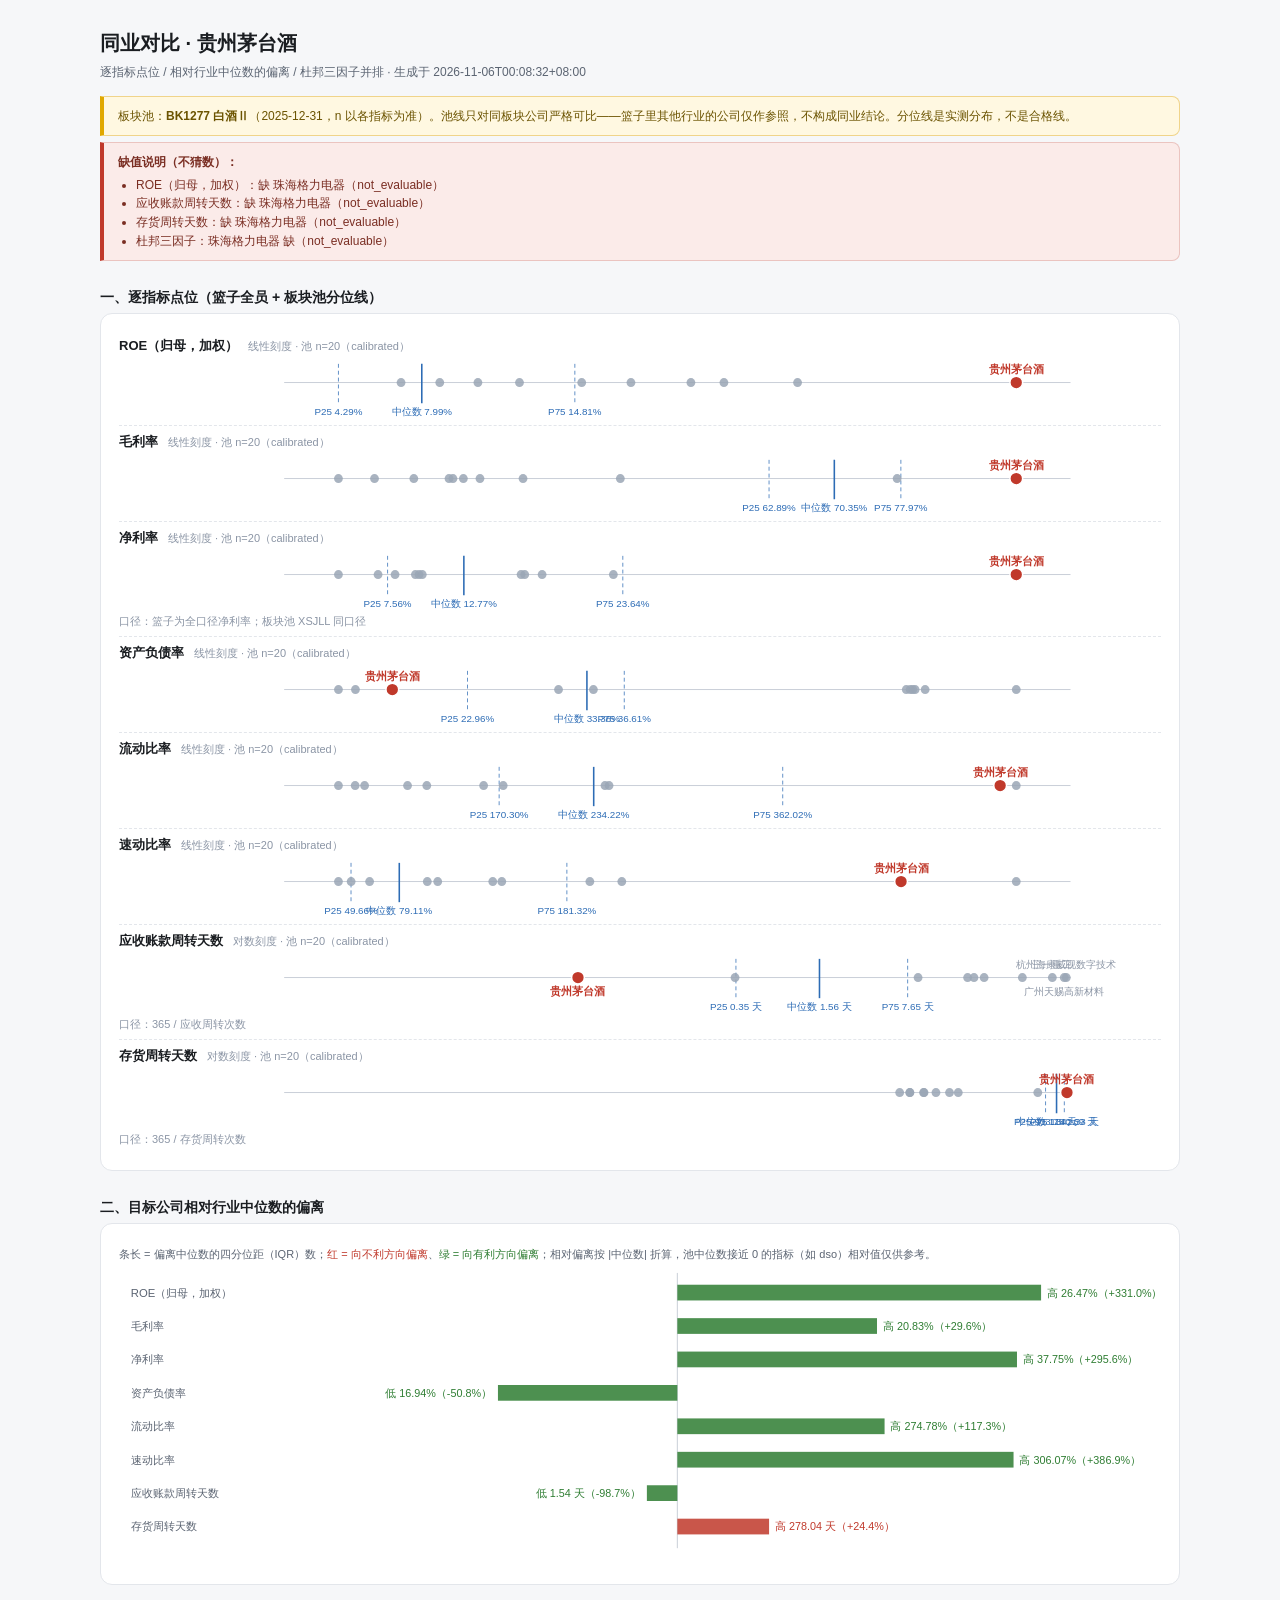
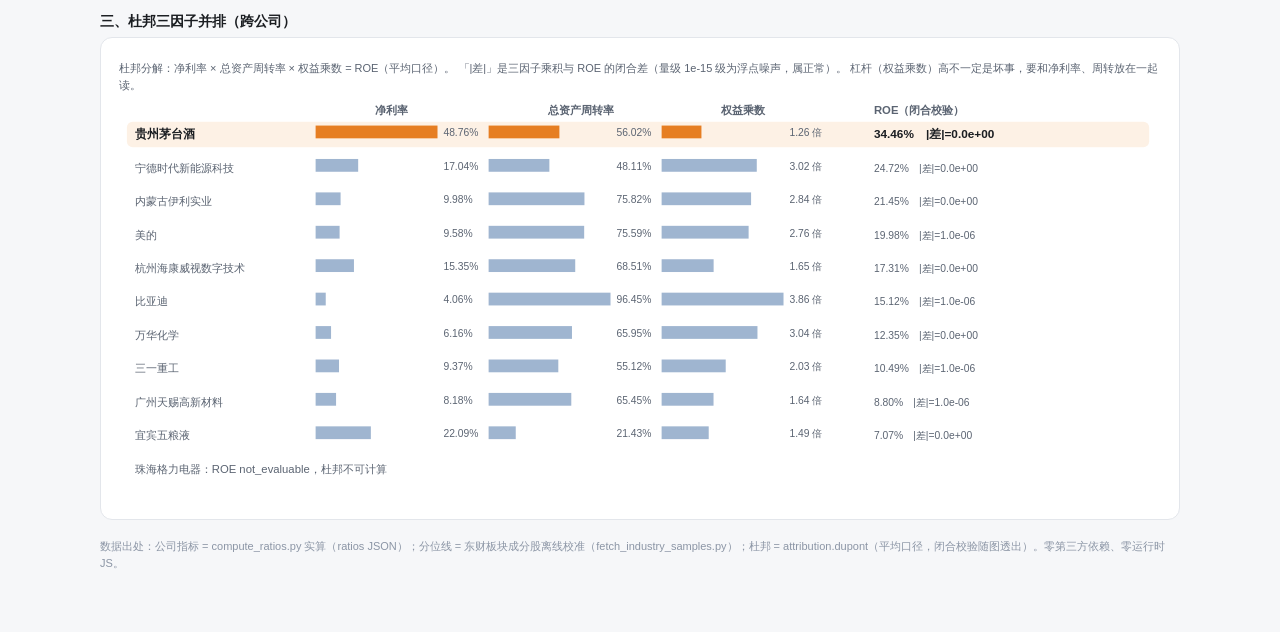
<file: cases/a-share-basket/peer_view.html>
<!DOCTYPE html>
<html lang="zh-CN">
<head>
<meta charset="utf-8">
<meta name="viewport" content="width=device-width, initial-scale=1">
<title>同业对比 · 贵州茅台酒</title>
<style>
:root{
  --bg:#F6F7F9; --panel:#FFFFFF; --line:#E3E6EB; --tx:#1A1D21; --tx2:#5B6472; --tx3:#8B95A5;
  --red:#C0392B; --grn:#2E7D32; --blu:#2D6CB5; --org:#E67E22;
}
*{box-sizing:border-box}
body{margin:0;background:var(--bg);color:var(--tx);
  font-family:-apple-system,BlinkMacSystemFont,"PingFang SC","Microsoft YaHei",sans-serif;
  font-size:13px;line-height:1.55}
.wrap{max-width:1120px;margin:0 auto;padding:28px 20px 60px}
h1{font-size:20px;font-weight:600;margin:0 0 4px}
h2{font-size:14px;font-weight:600;margin:26px 0 4px}
.sub{color:var(--tx2);font-size:12px;margin-bottom:14px}
.banner{background:#FFF8E1;border:1px solid #F0D48A;border-left:4px solid #E0A800;
  border-radius:0 8px 8px 0;padding:10px 14px;color:#6B5300;font-size:12px;margin-bottom:6px}
.notes{background:#FBEBE9;border:1px solid #EBC4C0;border-left:4px solid var(--red);
  border-radius:0 8px 8px 0;padding:10px 14px;font-size:12px;color:#7A2E23;margin:6px 0 14px}
.notes ul{margin:4px 0 0;padding-left:18px}
.panel{background:var(--panel);border:1px solid var(--line);border-radius:12px;
  padding:16px 18px;margin-bottom:10px;overflow-x:auto}
.indblock{padding:6px 0;border-bottom:1px dashed var(--line)}
.indblock:last-child{border-bottom:none}
.rowhead b{font-size:13px}
.rowhead span{color:var(--tx3);font-size:11px;margin-left:10px}
svg.strip{display:block}
.axis{stroke:#C9CFD8;stroke-width:1}
.qline{stroke:var(--blu);stroke-width:1;stroke-dasharray:4 3;opacity:.75}
.mline{stroke:var(--blu);stroke-width:1.6}
.qlab{font-size:10px;fill:var(--blu)}
.cdot{fill:#9AA6B5;opacity:.85}
.tdot{fill:var(--red);stroke:#fff;stroke-width:1.5}
.plab{font-size:10px;fill:var(--tx3)}
.tlab{font-size:11px;fill:var(--red);font-weight:600}
.cnote{color:var(--tx3);font-size:11px;margin:2px 0 0}
.legend{color:var(--tx2);font-size:11px;margin:6px 0}
.c-r{color:var(--red)}.c-g{color:var(--grn)}
.rbar{fill:var(--red);opacity:.85}.gbar{fill:var(--grn);opacity:.85}
.rlab{fill:var(--red);font-size:11px}.glab{fill:var(--grn);font-size:11px}
.mlab{font-size:11.5px;fill:var(--tx2)}
.chd{font-size:11.5px;fill:var(--tx2);font-weight:600}
.bar{fill:#8FA8C8;opacity:.85}.tbar{fill:var(--org)}
.trow{fill:#FDF1E5}
.vlab{font-size:10.5px;fill:var(--tx2)}
.tlab2{font-size:12px;fill:var(--tx);font-weight:600}
.foot{color:var(--tx3);font-size:11px;margin-top:18px}
</style>
</head>
<body>
<div class="wrap">
<h1>同业对比 · 贵州茅台酒</h1>
<div class="sub">逐指标点位 / 相对行业中位数的偏离 / 杜邦三因子并排 · 生成于 2026-11-06T00:08:32+08:00</div>
<div class="banner">板块池：<b>BK1277 白酒Ⅱ</b>（2025-12-31，n 以各指标为准）。池线只对同板块公司严格可比——篮子里其他行业的公司仅作参照，不构成同业结论。分位线是实测分布，不是合格线。</div>
<div class="notes"><b>缺值说明（不猜数）：</b><ul><li>ROE（归母，加权）：缺 珠海格力电器（not_evaluable）</li><li>应收账款周转天数：缺 珠海格力电器（not_evaluable）</li><li>存货周转天数：缺 珠海格力电器（not_evaluable）</li><li>杜邦三因子：珠海格力电器 缺（not_evaluable）</li></ul></div>
<h2>一、逐指标点位（篮子全员 + 板块池分位线）</h2>
<div class="panel">
<div class="indblock"><div class="rowhead"><b>ROE（归母，加权）</b><span>线性刻度 · 池 n=20（calibrated）</span></div><svg class="strip" viewBox="0 0 1060 64" width="100%" role="img" aria-label="ROE（归母，加权）"><line x1="168" y1="27" x2="968" y2="27" class="axis"/><line x1="223.2" y1="8" x2="223.2" y2="48" class="qline"/><text x="223.2" y="60" class="qlab" text-anchor="middle">P25 4.29%</text><line x1="308.0" y1="8" x2="308.0" y2="48" class="mline"/><text x="308.0" y="60" class="qlab" text-anchor="middle">中位数 7.99%</text><line x1="463.7" y1="8" x2="463.7" y2="48" class="qline"/><text x="463.7" y="60" class="qlab" text-anchor="middle">P75 14.81%</text><circle cx="581.8" cy="27" r="4.5" class="cdot"><title>美的（000333）：19.98%</title></circle><circle cx="286.9" cy="27" r="4.5" class="cdot"><title>宜宾五粮液（000858）：7.07%</title></circle><circle cx="520.8" cy="27" r="4.5" class="cdot"><title>杭州海康威视数字技术（002415）：17.31%</title></circle><circle cx="470.7" cy="27" r="4.5" class="cdot"><title>比亚迪（002594）：15.12%</title></circle><circle cx="326.3" cy="27" r="4.5" class="cdot"><title>广州天赐高新材料（002709）：8.80%</title></circle><circle cx="690.3" cy="27" r="4.5" class="cdot"><title>宁德时代新能源科技（300750）：24.72%</title></circle><circle cx="365.1" cy="27" r="4.5" class="cdot"><title>三一重工（600031）：10.49%</title></circle><circle cx="407.4" cy="27" r="4.5" class="cdot"><title>万华化学（600309）：12.35%</title></circle><circle cx="912.8" cy="27" r="6.5" class="tdot"><title>贵州茅台酒（600519）：34.46%</title></circle><text x="912.8" y="17" class="tlab" text-anchor="middle">贵州茅台酒</text><circle cx="615.4" cy="27" r="4.5" class="cdot"><title>内蒙古伊利实业（600887）：21.45%</title></circle></svg></div><div class="indblock"><div class="rowhead"><b>毛利率</b><span>线性刻度 · 池 n=20（calibrated）</span></div><svg class="strip" viewBox="0 0 1060 64" width="100%" role="img" aria-label="毛利率"><line x1="168" y1="27" x2="968" y2="27" class="axis"/><line x1="661.3" y1="8" x2="661.3" y2="48" class="qline"/><text x="661.3" y="60" class="qlab" text-anchor="middle">P25 62.89%</text><line x1="727.7" y1="8" x2="727.7" y2="48" class="mline"/><text x="727.7" y="60" class="qlab" text-anchor="middle">中位数 70.35%</text><line x1="795.4" y1="8" x2="795.4" y2="48" class="qline"/><text x="795.4" y="60" class="qlab" text-anchor="middle">P75 77.97%</text><circle cx="339.7" cy="27" r="4.5" class="cdot"><title>美的（000333）：26.72%</title></circle><circle cx="367.2" cy="27" r="4.5" class="cdot"><title>珠海格力电器（000651）：29.81%</title></circle><circle cx="791.6" cy="27" r="4.5" class="cdot"><title>宜宾五粮液（000858）：77.54%</title></circle><circle cx="510.0" cy="27" r="4.5" class="cdot"><title>杭州海康威视数字技术（002415）：45.88%</title></circle><circle cx="259.9" cy="27" r="4.5" class="cdot"><title>比亚迪（002594）：17.74%</title></circle><circle cx="299.9" cy="27" r="4.5" class="cdot"><title>广州天赐高新材料（002709）：22.24%</title></circle><circle cx="335.7" cy="27" r="4.5" class="cdot"><title>宁德时代新能源科技（300750）：26.27%</title></circle><circle cx="350.3" cy="27" r="4.5" class="cdot"><title>三一重工（600031）：27.91%</title></circle><circle cx="223.2" cy="27" r="4.5" class="cdot"><title>万华化学（600309）：13.61%</title></circle><circle cx="912.8" cy="27" r="6.5" class="tdot"><title>贵州茅台酒（600519）：91.18%</title></circle><text x="912.8" y="17" class="tlab" text-anchor="middle">贵州茅台酒</text><circle cx="411.0" cy="27" r="4.5" class="cdot"><title>内蒙古伊利实业（600887）：34.74%</title></circle></svg></div><div class="indblock"><div class="rowhead"><b>净利率</b><span>线性刻度 · 池 n=20（calibrated）</span></div><svg class="strip" viewBox="0 0 1060 64" width="100%" role="img" aria-label="净利率"><line x1="168" y1="27" x2="968" y2="27" class="axis"/><line x1="273.2" y1="8" x2="273.2" y2="48" class="qline"/><text x="273.2" y="60" class="qlab" text-anchor="middle">P25 7.56%</text><line x1="350.8" y1="8" x2="350.8" y2="48" class="mline"/><text x="350.8" y="60" class="qlab" text-anchor="middle">中位数 12.77%</text><line x1="512.5" y1="8" x2="512.5" y2="48" class="qline"/><text x="512.5" y="60" class="qlab" text-anchor="middle">P75 23.64%</text><circle cx="305.2" cy="27" r="4.5" class="cdot"><title>美的（000333）：9.71%</title></circle><circle cx="412.7" cy="27" r="4.5" class="cdot"><title>珠海格力电器（000651）：16.93%</title></circle><circle cx="502.9" cy="27" r="4.5" class="cdot"><title>宜宾五粮液（000858）：22.99%</title></circle><circle cx="409.0" cy="27" r="4.5" class="cdot"><title>杭州海康威视数字技术（002415）：16.68%</title></circle><circle cx="223.2" cy="27" r="4.5" class="cdot"><title>比亚迪（002594）：4.20%</title></circle><circle cx="280.8" cy="27" r="4.5" class="cdot"><title>广州天赐高新材料（002709）：8.07%</title></circle><circle cx="430.4" cy="27" r="4.5" class="cdot"><title>宁德时代新能源科技（300750）：18.12%</title></circle><circle cx="301.5" cy="27" r="4.5" class="cdot"><title>三一重工（600031）：9.46%</title></circle><circle cx="263.5" cy="27" r="4.5" class="cdot"><title>万华化学（600309）：6.91%</title></circle><circle cx="912.8" cy="27" r="6.5" class="tdot"><title>贵州茅台酒（600519）：50.53%</title></circle><text x="912.8" y="17" class="tlab" text-anchor="middle">贵州茅台酒</text><circle cx="308.5" cy="27" r="4.5" class="cdot"><title>内蒙古伊利实业（600887）：9.93%</title></circle></svg><p class="cnote">口径：篮子为全口径净利率；板块池 XSJLL 同口径</p></div><div class="indblock"><div class="rowhead"><b>资产负债率</b><span>线性刻度 · 池 n=20（calibrated）</span></div><svg class="strip" viewBox="0 0 1060 64" width="100%" role="img" aria-label="资产负债率"><line x1="168" y1="27" x2="968" y2="27" class="axis"/><line x1="354.5" y1="8" x2="354.5" y2="48" class="qline"/><text x="354.5" y="60" class="qlab" text-anchor="middle">P25 22.96%</text><line x1="476.0" y1="8" x2="476.0" y2="48" class="mline"/><text x="476.0" y="60" class="qlab" text-anchor="middle">中位数 33.36%</text><line x1="514.0" y1="8" x2="514.0" y2="48" class="qline"/><text x="514.0" y="60" class="qlab" text-anchor="middle">P75 36.61%</text><circle cx="800.9" cy="27" r="4.5" class="cdot"><title>美的（000333）：61.17%</title></circle><circle cx="807.5" cy="27" r="4.5" class="cdot"><title>珠海格力电器（000651）：61.73%</title></circle><circle cx="447.1" cy="27" r="4.5" class="cdot"><title>宜宾五粮液（000858）：30.89%</title></circle><circle cx="482.6" cy="27" r="4.5" class="cdot"><title>杭州海康威视数字技术（002415）：33.92%</title></circle><circle cx="912.8" cy="27" r="4.5" class="cdot"><title>比亚迪（002594）：70.74%</title></circle><circle cx="223.2" cy="27" r="4.5" class="cdot"><title>广州天赐高新材料（002709）：11.72%</title></circle><circle cx="809.9" cy="27" r="4.5" class="cdot"><title>宁德时代新能源科技（300750）：61.94%</title></circle><circle cx="240.5" cy="27" r="4.5" class="cdot"><title>三一重工（600031）：13.20%</title></circle><circle cx="820.1" cy="27" r="4.5" class="cdot"><title>万华化学（600309）：62.81%</title></circle><circle cx="278.0" cy="27" r="6.5" class="tdot"><title>贵州茅台酒（600519）：16.42%</title></circle><text x="278.0" y="17" class="tlab" text-anchor="middle">贵州茅台酒</text><circle cx="804.9" cy="27" r="4.5" class="cdot"><title>内蒙古伊利实业（600887）：61.51%</title></circle></svg></div><div class="indblock"><div class="rowhead"><b>流动比率</b><span>线性刻度 · 池 n=20（calibrated）</span></div><svg class="strip" viewBox="0 0 1060 64" width="100%" role="img" aria-label="流动比率"><line x1="168" y1="27" x2="968" y2="27" class="axis"/><line x1="386.7" y1="8" x2="386.7" y2="48" class="qline"/><text x="386.7" y="60" class="qlab" text-anchor="middle">P25 170.30%</text><line x1="482.9" y1="8" x2="482.9" y2="48" class="mline"/><text x="482.9" y="60" class="qlab" text-anchor="middle">中位数 234.22%</text><line x1="675.2" y1="8" x2="675.2" y2="48" class="qline"/><text x="675.2" y="60" class="qlab" text-anchor="middle">P75 362.02%</text><circle cx="313.1" cy="27" r="4.5" class="cdot"><title>美的（000333）：121.34%</title></circle><circle cx="293.5" cy="27" r="4.5" class="cdot"><title>珠海格力电器（000651）：108.37%</title></circle><circle cx="498.5" cy="27" r="4.5" class="cdot"><title>宜宾五粮液（000858）：244.61%</title></circle><circle cx="494.4" cy="27" r="4.5" class="cdot"><title>杭州海康威视数字技术（002415）：241.86%</title></circle><circle cx="249.8" cy="27" r="4.5" class="cdot"><title>比亚迪（002594）：79.30%</title></circle><circle cx="912.8" cy="27" r="4.5" class="cdot"><title>广州天赐高新材料（002709）：519.94%</title></circle><circle cx="370.9" cy="27" r="4.5" class="cdot"><title>宁德时代新能源科技（300750）：159.77%</title></circle><circle cx="390.8" cy="27" r="4.5" class="cdot"><title>三一重工（600031）：172.98%</title></circle><circle cx="223.2" cy="27" r="4.5" class="cdot"><title>万华化学（600309）：61.60%</title></circle><circle cx="896.4" cy="27" r="6.5" class="tdot"><title>贵州茅台酒（600519）：509.00%</title></circle><text x="896.4" y="17" class="tlab" text-anchor="middle">贵州茅台酒</text><circle cx="240.2" cy="27" r="4.5" class="cdot"><title>内蒙古伊利实业（600887）：72.89%</title></circle></svg></div><div class="indblock"><div class="rowhead"><b>速动比率</b><span>线性刻度 · 池 n=20（calibrated）</span></div><svg class="strip" viewBox="0 0 1060 64" width="100%" role="img" aria-label="速动比率"><line x1="168" y1="27" x2="968" y2="27" class="axis"/><line x1="236.0" y1="8" x2="236.0" y2="48" class="qline"/><text x="236.0" y="60" class="qlab" text-anchor="middle">P25 49.66%</text><line x1="285.1" y1="8" x2="285.1" y2="48" class="mline"/><text x="285.1" y="60" class="qlab" text-anchor="middle">中位数 79.11%</text><line x1="455.6" y1="8" x2="455.6" y2="48" class="qline"/><text x="455.6" y="60" class="qlab" text-anchor="middle">P75 181.32%</text><circle cx="324.2" cy="27" r="4.5" class="cdot"><title>美的（000333）：102.52%</title></circle><circle cx="313.6" cy="27" r="4.5" class="cdot"><title>珠海格力电器（000651）：96.20%</title></circle><circle cx="511.5" cy="27" r="4.5" class="cdot"><title>宜宾五粮液（000858）：214.82%</title></circle><circle cx="479.0" cy="27" r="4.5" class="cdot"><title>杭州海康威视数字技术（002415）：195.33%</title></circle><circle cx="236.1" cy="27" r="4.5" class="cdot"><title>比亚迪（002594）：49.75%</title></circle><circle cx="912.8" cy="27" r="4.5" class="cdot"><title>广州天赐高新材料（002709）：455.46%</title></circle><circle cx="380.2" cy="27" r="4.5" class="cdot"><title>宁德时代新能源科技（300750）：136.12%</title></circle><circle cx="389.4" cy="27" r="4.5" class="cdot"><title>三一重工（600031）：141.63%</title></circle><circle cx="223.2" cy="27" r="4.5" class="cdot"><title>万华化学（600309）：41.97%</title></circle><circle cx="795.6" cy="27" r="6.5" class="tdot"><title>贵州茅台酒（600519）：385.18%</title></circle><text x="795.6" y="17" class="tlab" text-anchor="middle">贵州茅台酒</text><circle cx="254.9" cy="27" r="4.5" class="cdot"><title>内蒙古伊利实业（600887）：61.00%</title></circle></svg></div><div class="indblock"><div class="rowhead"><b>应收账款周转天数</b><span>对数刻度 · 池 n=20（calibrated）</span></div><svg class="strip" viewBox="0 0 1060 64" width="100%" role="img" aria-label="应收账款周转天数"><line x1="168" y1="27" x2="968" y2="27" class="axis"/><line x1="627.6" y1="8" x2="627.6" y2="48" class="qline"/><text x="627.6" y="60" class="qlab" text-anchor="middle">P25 0.35 天</text><line x1="712.6" y1="8" x2="712.6" y2="48" class="mline"/><text x="712.6" y="60" class="qlab" text-anchor="middle">中位数 1.56 天</text><line x1="802.3" y1="8" x2="802.3" y2="48" class="qline"/><text x="802.3" y="60" class="qlab" text-anchor="middle">P75 7.65 天</text><circle cx="880.1" cy="27" r="4.5" class="cdot"><title>美的（000333）：30.35 天</title></circle><circle cx="626.7" cy="27" r="4.5" class="cdot"><title>宜宾五粮液（000858）：0.34 天</title></circle><circle cx="963.7" cy="27" r="4.5" class="cdot"><title>杭州海康威视数字技术（002415）：133.60 天</title></circle><text x="963.7" y="17" class="plab" text-anchor="middle">杭州海康威视数字技术</text><circle cx="863.3" cy="27" r="4.5" class="cdot"><title>比亚迪（002594）：22.54 天</title></circle><circle cx="961.6" cy="27" r="4.5" class="cdot"><title>广州天赐高新材料（002709）：128.79 天</title></circle><text x="961.6" y="45" class="plab" text-anchor="middle">广州天赐高新材料</text><circle cx="919.0" cy="27" r="4.5" class="cdot"><title>宁德时代新能源科技（300750）：60.53 天</title></circle><circle cx="949.5" cy="27" r="4.5" class="cdot"><title>三一重工（600031）：103.88 天</title></circle><text x="949.5" y="17" class="plab" text-anchor="middle">三一重工</text><circle cx="869.8" cy="27" r="4.5" class="cdot"><title>万华化学（600309）：25.32 天</title></circle><circle cx="466.9" cy="27" r="6.5" class="tdot"><title>贵州茅台酒（600519）：0.02 天</title></circle><text x="466.9" y="45" class="tlab" text-anchor="middle">贵州茅台酒</text><circle cx="812.9" cy="27" r="4.5" class="cdot"><title>内蒙古伊利实业（600887）：9.23 天</title></circle></svg><p class="cnote">口径：365 / 应收周转次数</p></div><div class="indblock"><div class="rowhead"><b>存货周转天数</b><span>对数刻度 · 池 n=20（calibrated）</span></div><svg class="strip" viewBox="0 0 1060 64" width="100%" role="img" aria-label="存货周转天数"><line x1="168" y1="27" x2="968" y2="27" class="axis"/><line x1="942.6" y1="8" x2="942.6" y2="48" class="qline"/><text x="942.6" y="60" class="qlab" text-anchor="middle">P25 903.75 天</text><line x1="953.8" y1="8" x2="953.8" y2="48" class="mline"/><text x="953.8" y="60" class="qlab" text-anchor="middle">中位数 1140.69 天</text><line x1="961.7" y1="8" x2="961.7" y2="48" class="qline"/><text x="961.7" y="60" class="qlab" text-anchor="middle">P75 1342.33 天</text><circle cx="818.5" cy="27" r="4.5" class="cdot"><title>美的（000333）：69.51 天</title></circle><circle cx="934.7" cy="27" r="4.5" class="cdot"><title>宜宾五粮液（000858）：767.92 天</title></circle><circle cx="853.8" cy="27" r="4.5" class="cdot"><title>杭州海康威视数字技术（002415）：144.28 天</title></circle><circle cx="819.0" cy="27" r="4.5" class="cdot"><title>比亚迪（002594）：70.22 天</title></circle><circle cx="794.2" cy="27" r="4.5" class="cdot"><title>广州天赐高新材料（002709）：42.05 天</title></circle><circle cx="831.1" cy="27" r="4.5" class="cdot"><title>宁德时代新能源科技（300750）：90.18 天</title></circle><circle cx="844.9" cy="27" r="4.5" class="cdot"><title>三一重工（600031）：119.88 天</title></circle><circle cx="804.6" cy="27" r="4.5" class="cdot"><title>万华化学（600309）：52.10 天</title></circle><circle cx="964.4" cy="27" r="6.5" class="tdot"><title>贵州茅台酒（600519）：1418.73 天</title></circle><text x="964.4" y="17" class="tlab" text-anchor="middle">贵州茅台酒</text><circle cx="804.5" cy="27" r="4.5" class="cdot"><title>内蒙古伊利实业（600887）：52.03 天</title></circle></svg><p class="cnote">口径：365 / 存货周转次数</p></div>
</div>
<h2>二、目标公司相对行业中位数的偏离</h2>
<div class="panel">
<p class="legend">条长 = 偏离中位数的四分位距（IQR）数；<span class="c-r">红 = 向不利方向偏离</span>、<span class="c-g">绿 = 向有利方向偏离</span>；相对偏离按 |中位数| 折算，池中位数接近 0 的指标（如 dso）相对值仅供参考。</p><svg viewBox="0 0 1060 298" width="100%" role="img" aria-label="差距条形图"><line x1="568.0" y1="4" x2="568.0" y2="284" class="axis"/><rect x="568.0" y="16" width="370.0" height="16" class="gbar"><title>ROE（归母，加权）：114095.55% vs 中位数 114069.08%，偏离 26.47%（+331.0%），距中位数 2.5 个四分位距</title></rect><text x="12" y="28" class="mlab">ROE（归母，加权）</text><text x="944.0" y="28" class="glab" text-anchor="start">高 26.47%（+331.0%）</text><rect x="568.0" y="50" width="203.1" height="16" class="gbar"><title>毛利率：114089.91% vs 中位数 114069.08%，偏离 20.83%（+29.6%），距中位数 1.4 个四分位距</title></rect><text x="12" y="62" class="mlab">毛利率</text><text x="777.1" y="62" class="glab" text-anchor="start">高 20.83%（+29.6%）</text><rect x="568.0" y="84" width="345.5" height="16" class="gbar"><title>净利率：114106.84% vs 中位数 114069.08%，偏离 37.75%（+295.6%），距中位数 2.3 个四分位距</title></rect><text x="12" y="96" class="mlab">净利率</text><text x="919.5" y="96" class="glab" text-anchor="start">高 37.75%（+295.6%）</text><rect x="385.5" y="118" width="182.5" height="16" class="gbar"><title>资产负债率：114052.14% vs 中位数 114069.08%，偏离 16.94%（-50.8%），距中位数 1.2 个四分位距</title></rect><text x="12" y="130" class="mlab">资产负债率</text><text x="379.5" y="130" class="glab" text-anchor="end">低 16.94%（-50.8%）</text><rect x="568.0" y="152" width="210.8" height="16" class="gbar"><title>流动比率：114343.87% vs 中位数 114069.08%，偏离 274.78%（+117.3%），距中位数 1.4 个四分位距</title></rect><text x="12" y="164" class="mlab">流动比率</text><text x="784.8" y="164" class="glab" text-anchor="start">高 274.78%（+117.3%）</text><rect x="568.0" y="186" width="342.0" height="16" class="gbar"><title>速动比率：114375.16% vs 中位数 114069.08%，偏离 306.07%（+386.9%），距中位数 2.3 个四分位距</title></rect><text x="12" y="198" class="mlab">速动比率</text><text x="916.0" y="198" class="glab" text-anchor="start">高 306.07%（+386.9%）</text><rect x="537.0" y="220" width="31.0" height="16" class="gbar"><title>应收账款周转天数：1139.15 天 vs 中位数 1140.69 天，偏离 1.54 天（-98.7%），距中位数 0.2 个四分位距</title></rect><text x="12" y="232" class="mlab">应收账款周转天数</text><text x="531.0" y="232" class="glab" text-anchor="end">低 1.54 天（-98.7%）</text><rect x="568.0" y="254" width="93.3" height="16" class="rbar"><title>存货周转天数：1418.73 天 vs 中位数 1140.69 天，偏离 278.04 天（+24.4%），距中位数 0.6 个四分位距</title></rect><text x="12" y="266" class="mlab">存货周转天数</text><text x="667.3" y="266" class="rlab" text-anchor="start">高 278.04 天（+24.4%）</text></svg>
</div>
<h2>三、杜邦三因子并排（跨公司）</h2>
<div class="panel">
<p class="legend">杜邦分解：净利率 × 总资产周转率 × 权益乘数 = ROE（平均口径）。
「|差|」是三因子乘积与 ROE 的闭合差（量级 1e-15 级为浮点噪声，属正常）。
杠杆（权益乘数）高不一定是坏事，要和净利率、周转放在一起读。</p><svg viewBox="0 0 1060 404" width="100%" role="img" aria-label="杜邦三因子并排"><text x="260" y="14" class="chd">净利率</text><text x="436" y="14" class="chd">总资产周转率</text><text x="612" y="14" class="chd">权益乘数</text><text x="768" y="14" class="chd">ROE（闭合校验）</text><rect x="8" y="22" width="1040" height="26" rx="6" class="trow"/><text x="16" y="39" class="tlab2">贵州茅台酒</text><rect x="200" y="26" width="124.0" height="13" class="tbar"><title>贵州茅台酒：净利率 = 48.76%</title></rect><text x="330" y="37" class="vlab">48.76%</text><rect x="376" y="26" width="72.0" height="13" class="tbar"><title>贵州茅台酒：总资产周转率 = 56.02%</title></rect><text x="506" y="37" class="vlab">56.02%</text><rect x="552" y="26" width="40.5" height="13" class="tbar"><title>贵州茅台酒：权益乘数 = 1.26 倍</title></rect><text x="682" y="37" class="vlab">1.26 倍</text><text x="768" y="39" class="tlab2">34.46%　|差|=0.0e+00</text><text x="16" y="73" class="mlab">宁德时代新能源科技</text><rect x="200" y="60" width="43.3" height="13" class="bar"><title>宁德时代新能源科技：净利率 = 17.04%</title></rect><text x="330" y="71" class="vlab">17.04%</text><rect x="376" y="60" width="61.8" height="13" class="bar"><title>宁德时代新能源科技：总资产周转率 = 48.11%</title></rect><text x="506" y="71" class="vlab">48.11%</text><rect x="552" y="60" width="96.8" height="13" class="bar"><title>宁德时代新能源科技：权益乘数 = 3.02 倍</title></rect><text x="682" y="71" class="vlab">3.02 倍</text><text x="768" y="73" class="vlab">24.72%　|差|=0.0e+00</text><text x="16" y="107" class="mlab">内蒙古伊利实业</text><rect x="200" y="94" width="25.4" height="13" class="bar"><title>内蒙古伊利实业：净利率 = 9.98%</title></rect><text x="330" y="105" class="vlab">9.98%</text><rect x="376" y="94" width="97.5" height="13" class="bar"><title>内蒙古伊利实业：总资产周转率 = 75.82%</title></rect><text x="506" y="105" class="vlab">75.82%</text><rect x="552" y="94" width="91.0" height="13" class="bar"><title>内蒙古伊利实业：权益乘数 = 2.84 倍</title></rect><text x="682" y="105" class="vlab">2.84 倍</text><text x="768" y="107" class="vlab">21.45%　|差|=0.0e+00</text><text x="16" y="141" class="mlab">美的</text><rect x="200" y="128" width="24.4" height="13" class="bar"><title>美的：净利率 = 9.58%</title></rect><text x="330" y="139" class="vlab">9.58%</text><rect x="376" y="128" width="97.2" height="13" class="bar"><title>美的：总资产周转率 = 75.59%</title></rect><text x="506" y="139" class="vlab">75.59%</text><rect x="552" y="128" width="88.5" height="13" class="bar"><title>美的：权益乘数 = 2.76 倍</title></rect><text x="682" y="139" class="vlab">2.76 倍</text><text x="768" y="141" class="vlab">19.98%　|差|=1.0e-06</text><text x="16" y="175" class="mlab">杭州海康威视数字技术</text><rect x="200" y="162" width="39.0" height="13" class="bar"><title>杭州海康威视数字技术：净利率 = 15.35%</title></rect><text x="330" y="173" class="vlab">15.35%</text><rect x="376" y="162" width="88.1" height="13" class="bar"><title>杭州海康威视数字技术：总资产周转率 = 68.51%</title></rect><text x="506" y="173" class="vlab">68.51%</text><rect x="552" y="162" width="52.9" height="13" class="bar"><title>杭州海康威视数字技术：权益乘数 = 1.65 倍</title></rect><text x="682" y="173" class="vlab">1.65 倍</text><text x="768" y="175" class="vlab">17.31%　|差|=0.0e+00</text><text x="16" y="209" class="mlab">比亚迪</text><rect x="200" y="196" width="10.3" height="13" class="bar"><title>比亚迪：净利率 = 4.06%</title></rect><text x="330" y="207" class="vlab">4.06%</text><rect x="376" y="196" width="124.0" height="13" class="bar"><title>比亚迪：总资产周转率 = 96.45%</title></rect><text x="506" y="207" class="vlab">96.45%</text><rect x="552" y="196" width="124.0" height="13" class="bar"><title>比亚迪：权益乘数 = 3.86 倍</title></rect><text x="682" y="207" class="vlab">3.86 倍</text><text x="768" y="209" class="vlab">15.12%　|差|=1.0e-06</text><text x="16" y="243" class="mlab">万华化学</text><rect x="200" y="230" width="15.7" height="13" class="bar"><title>万华化学：净利率 = 6.16%</title></rect><text x="330" y="241" class="vlab">6.16%</text><rect x="376" y="230" width="84.8" height="13" class="bar"><title>万华化学：总资产周转率 = 65.95%</title></rect><text x="506" y="241" class="vlab">65.95%</text><rect x="552" y="230" width="97.5" height="13" class="bar"><title>万华化学：权益乘数 = 3.04 倍</title></rect><text x="682" y="241" class="vlab">3.04 倍</text><text x="768" y="243" class="vlab">12.35%　|差|=0.0e+00</text><text x="16" y="277" class="mlab">三一重工</text><rect x="200" y="264" width="23.8" height="13" class="bar"><title>三一重工：净利率 = 9.37%</title></rect><text x="330" y="275" class="vlab">9.37%</text><rect x="376" y="264" width="70.9" height="13" class="bar"><title>三一重工：总资产周转率 = 55.12%</title></rect><text x="506" y="275" class="vlab">55.12%</text><rect x="552" y="264" width="65.2" height="13" class="bar"><title>三一重工：权益乘数 = 2.03 倍</title></rect><text x="682" y="275" class="vlab">2.03 倍</text><text x="768" y="277" class="vlab">10.49%　|差|=1.0e-06</text><text x="16" y="311" class="mlab">广州天赐高新材料</text><rect x="200" y="298" width="20.8" height="13" class="bar"><title>广州天赐高新材料：净利率 = 8.18%</title></rect><text x="330" y="309" class="vlab">8.18%</text><rect x="376" y="298" width="84.1" height="13" class="bar"><title>广州天赐高新材料：总资产周转率 = 65.45%</title></rect><text x="506" y="309" class="vlab">65.45%</text><rect x="552" y="298" width="52.8" height="13" class="bar"><title>广州天赐高新材料：权益乘数 = 1.64 倍</title></rect><text x="682" y="309" class="vlab">1.64 倍</text><text x="768" y="311" class="vlab">8.80%　|差|=1.0e-06</text><text x="16" y="345" class="mlab">宜宾五粮液</text><rect x="200" y="332" width="56.2" height="13" class="bar"><title>宜宾五粮液：净利率 = 22.09%</title></rect><text x="330" y="343" class="vlab">22.09%</text><rect x="376" y="332" width="27.6" height="13" class="bar"><title>宜宾五粮液：总资产周转率 = 21.43%</title></rect><text x="506" y="343" class="vlab">21.43%</text><rect x="552" y="332" width="47.9" height="13" class="bar"><title>宜宾五粮液：权益乘数 = 1.49 倍</title></rect><text x="682" y="343" class="vlab">1.49 倍</text><text x="768" y="345" class="vlab">7.07%　|差|=0.0e+00</text><text x="16" y="379" class="mlab" fill="#90A4AE">珠海格力电器：ROE not_evaluable，杜邦不可计算</text></svg>
</div>
<div class="foot">数据出处：公司指标 = compute_ratios.py 实算（ratios JSON）；分位线 = 东财板块成分股离线校准（fetch_industry_samples.py）；杜邦 = attribution.dupont（平均口径，闭合校验随图透出）。零第三方依赖、零运行时 JS。</div>
</div>
</body>
</html>
</file>
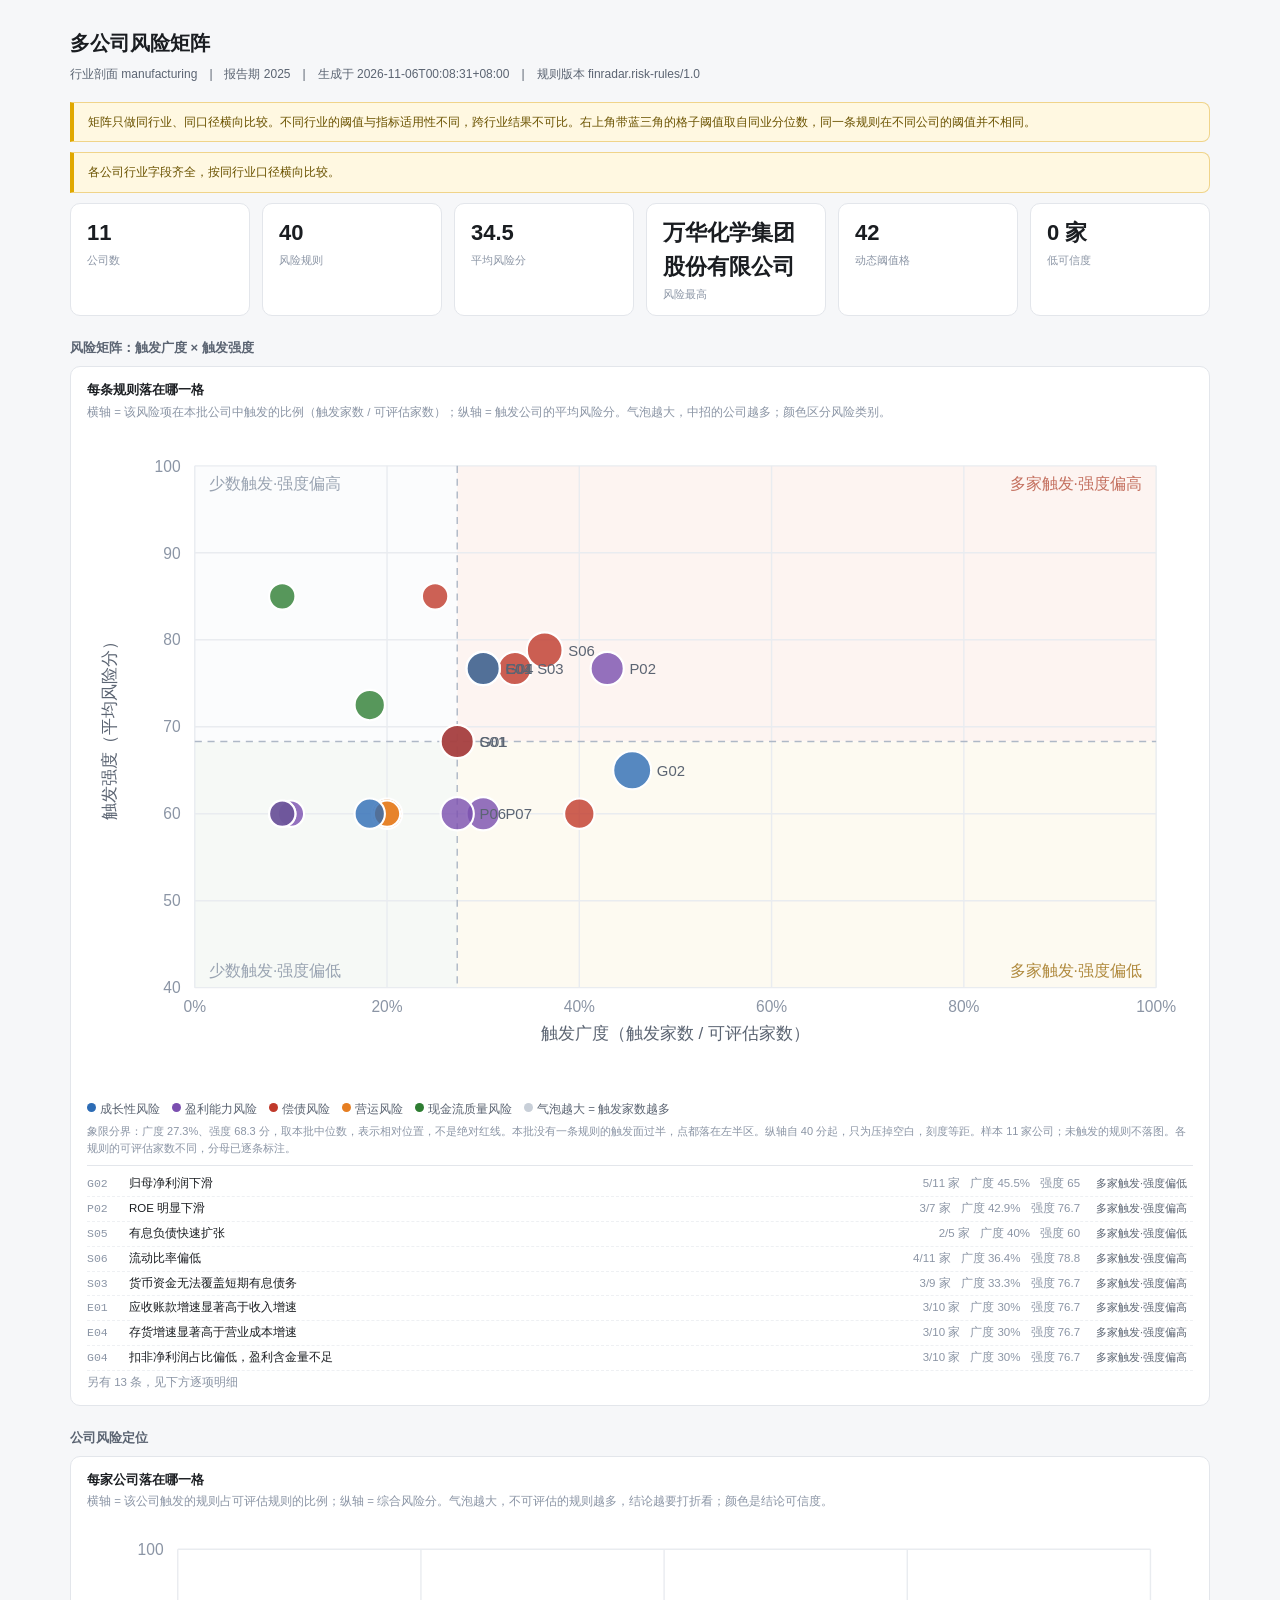
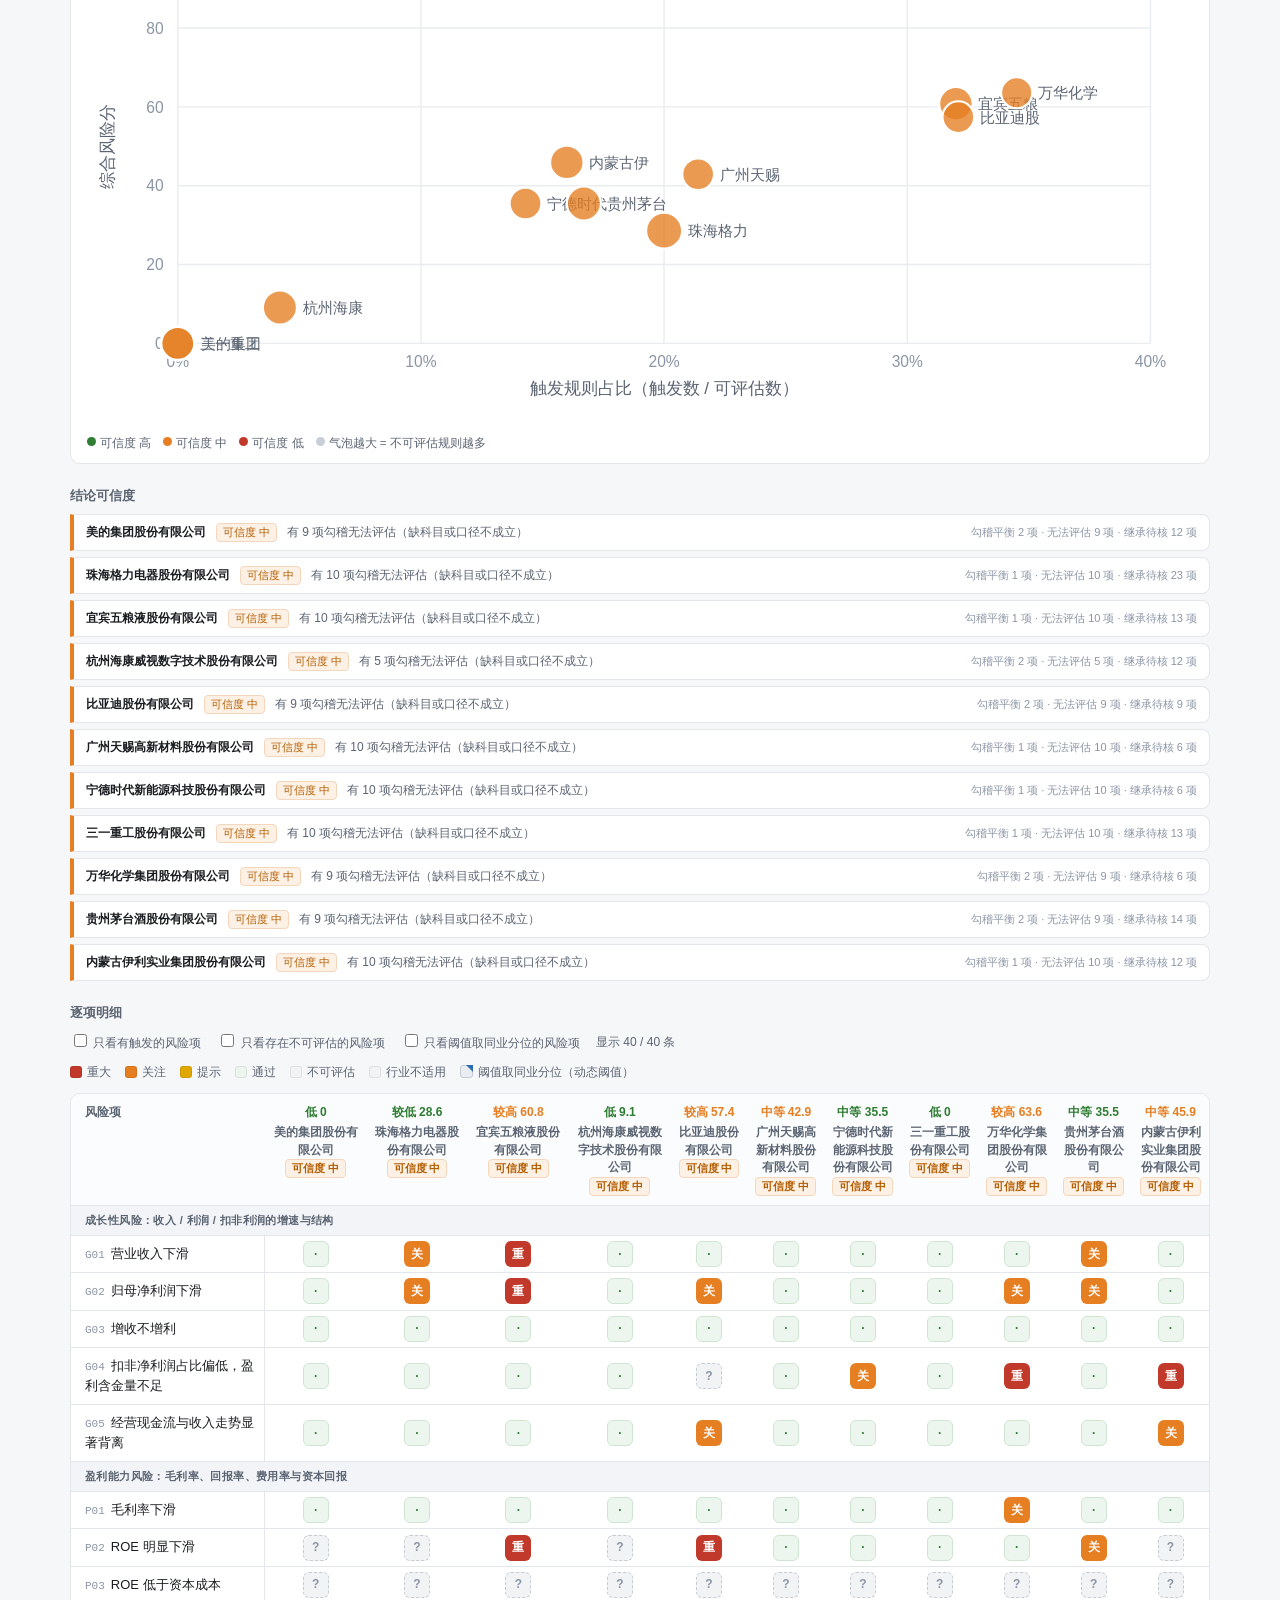
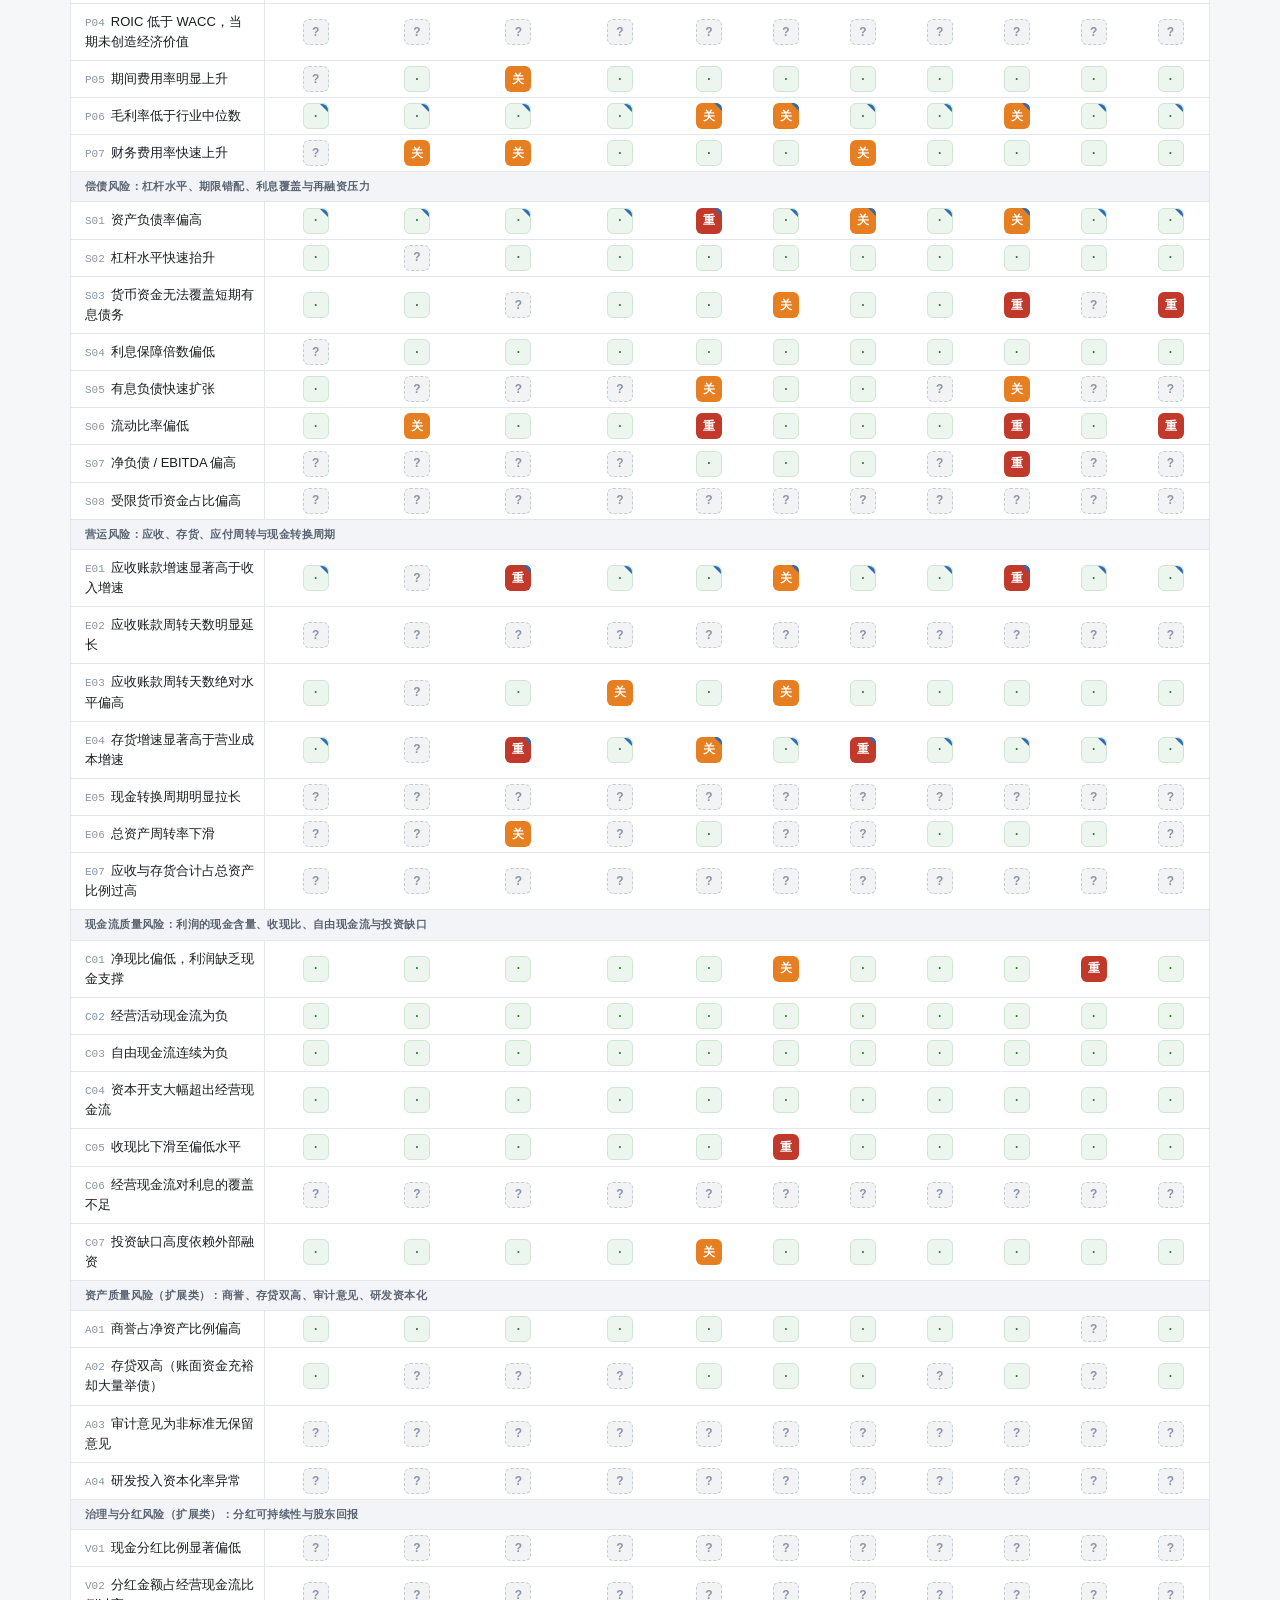
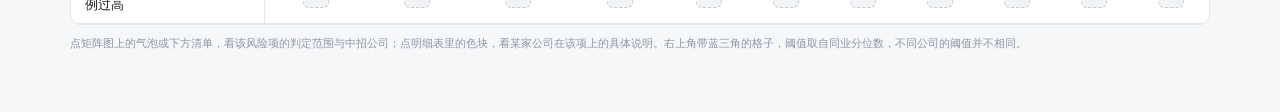
<file: cases/a-share-basket/risk_matrix.html>
<!DOCTYPE html>
<html lang="zh-CN">
<head>
<meta charset="utf-8">
<meta name="viewport" content="width=device-width, initial-scale=1">
<title>多公司风险矩阵 · 制造业（通用档，默认剖面） · 11 家公司</title>
<style>
:root{
  --bg:#F6F7F9; --panel:#FFFFFF; --line:#E3E6EB; --tx:#1A1D21; --tx2:#5B6472; --tx3:#8B95A5;
  --red:#C0392B; --org:#E67E22; --yel:#E0A800; --grn:#2E7D32; --gry:#90A4AE; --blu:#2D6CB5;
  --redbg:#FBEBE9; --orgbg:#FDF1E5; --yelbg:#FCF6E0; --grnbg:#EDF6EE; --grybg:#F1F3F5;
}
*{box-sizing:border-box}
body{margin:0;background:var(--bg);color:var(--tx);
  font-family:-apple-system,BlinkMacSystemFont,"PingFang SC","Microsoft YaHei",sans-serif;
  font-size:13px;line-height:1.55}
.wrap{max-width:1180px;margin:0 auto;padding:28px 20px 60px}
h1{font-size:20px;font-weight:600;margin:0 0 6px}
h2{font-size:13px;font-weight:600;margin:22px 0 8px;color:var(--tx2)}
.sub{color:var(--tx2);font-size:12px;margin-bottom:18px}
.banner{background:#FFF8E1;border:1px solid #F0D48A;border-left:4px solid var(--yel);
  border-radius:0 8px 8px 0;padding:10px 14px;color:#6B5300;font-size:12px;margin-bottom:10px}
.cards{display:flex;gap:12px;flex-wrap:wrap;margin-bottom:16px}
.card{background:var(--panel);border:1px solid var(--line);border-radius:10px;
  padding:12px 16px;min-width:130px;flex:1}
.card .v{font-size:22px;font-weight:600;font-variant-numeric:tabular-nums}
.card .l{color:var(--tx3);font-size:11px;margin-top:2px}

/* 可信度条 */
.relbar{display:flex;flex-direction:column;gap:6px;margin-bottom:16px}
.relrow{background:var(--panel);border:1px solid var(--line);border-left:4px solid var(--gry);
  border-radius:0 8px 8px 0;padding:8px 12px;font-size:12px;display:flex;gap:10px;
  align-items:baseline;flex-wrap:wrap}
.relrow.lv-高{border-left-color:var(--grn)}
.relrow.lv-中{border-left-color:var(--org)}
.relrow.lv-低{border-left-color:var(--red);background:#FFFCFC}
.relrow .nm{font-weight:600}
.relrow .nt{color:var(--tx2);flex:1;min-width:220px}
.relrow .dq{color:var(--tx3);font-size:11px;font-variant-numeric:tabular-nums}
.rchip{display:inline-block;font-size:10.5px;padding:0 6px;border-radius:4px;
  line-height:17px;border:1px solid transparent;white-space:nowrap}
.rchip.lv-高{background:var(--grnbg);color:var(--grn);border-color:#CFE5D2}
.rchip.lv-中{background:var(--orgbg);color:#B35C00;border-color:#F3D6BB}
.rchip.lv-低{background:var(--redbg);color:var(--red);border-color:#F0C4BE}

.toolbar{display:flex;gap:16px;align-items:center;flex-wrap:wrap;margin-bottom:10px;
  color:var(--tx2);font-size:12px}
.toolbar label{cursor:pointer;user-select:none}
.legend{display:flex;gap:14px;flex-wrap:wrap;margin-bottom:12px;font-size:12px;color:var(--tx2)}
.legend i{display:inline-block;width:12px;height:12px;border-radius:3px;margin-right:5px;
  vertical-align:-2px;border:1px solid rgba(0,0,0,.08)}
.legend .pk{position:relative;width:13px;height:13px;background:#E9EDF2;
  border:1px solid #C4CBD4;border-radius:3px}
.legend .pk::after{content:'';position:absolute;top:-1px;right:-1px;width:0;height:0;
  border-top:7px solid var(--blu);border-left:7px solid transparent}

table{border-collapse:separate;border-spacing:0;width:100%;background:var(--panel);
  border:1px solid var(--line);border-radius:10px;overflow:hidden}
th,td{padding:0;border-bottom:1px solid var(--line)}
thead th{position:sticky;top:0;background:#FBFCFD;z-index:2;padding:9px 8px;
  font-size:12px;font-weight:600;text-align:center;color:var(--tx2);vertical-align:top}
thead th.rule{text-align:left;padding-left:14px;width:40%}
thead th.lowrel{background:#FFF7F5;box-shadow:inset 0 -2px 0 #EDC6BF}
tbody td.rule{padding:8px 10px 8px 14px;border-right:1px solid var(--line)}
tbody td.rule .id{font-family:ui-monospace,Menlo,monospace;color:var(--tx3);
  font-size:11px;margin-right:6px}
tr.grp td{background:#F2F4F7;color:var(--tx2);font-size:11px;font-weight:600;
  padding:6px 14px;letter-spacing:.4px}
td.c{text-align:center;width:14%}
td.c.lowrel{background:#FFFCFC}
.cell{display:inline-flex;align-items:center;justify-content:center;width:26px;height:26px;
  border-radius:6px;font-size:12px;font-weight:600;cursor:pointer;transition:transform .08s;
  position:relative}
.cell:hover{transform:scale(1.12)}
.cell.peer::after{content:'';position:absolute;top:0;right:0;width:0;height:0;
  border-top:8px solid var(--blu);border-left:8px solid transparent;border-top-right-radius:6px}
.c-high{background:var(--red);color:#fff}
.c-medium{background:var(--org);color:#fff}
.c-low{background:var(--yel);color:#4A3B00}
.c-passed{background:var(--grnbg);color:var(--grn);border:1px solid #CFE5D2}
.c-na{background:var(--grybg);color:var(--gry);border:1px solid #DFE4E9}
.c-ne{background:var(--grybg);color:var(--tx3);border:1px dashed #C4CBD4}
.co{font-size:11px;color:var(--tx3);font-weight:400;display:block;margin-top:2px}
.co.sc{font-weight:600;font-size:11.5px;color:var(--tx2)}
#detail{position:fixed;left:50%;bottom:24px;transform:translateX(-50%);width:min(700px,92vw);
  background:#1F2328;color:#E8EAED;border-radius:12px;padding:14px 18px;font-size:12.5px;
  box-shadow:0 8px 32px rgba(0,0,0,.28);display:none;z-index:20}
#detail b{color:#fff}
#detail .x{position:absolute;right:12px;top:10px;cursor:pointer;color:#9AA4B2}
#detail .kv{margin-top:7px;color:#9AA4B2}
#detail .kv em{color:#E8EAED;font-style:normal}
.hint{color:var(--tx3);font-size:11px;margin-top:10px}

/* 二维矩阵图 */
.chartcard{background:var(--panel);border:1px solid var(--line);border-radius:10px;
  padding:14px 16px 10px;margin-bottom:14px}
.chartcard .hd{font-size:12.5px;font-weight:600;margin-bottom:2px}
.chartcard .ax{font-size:11.5px;color:var(--tx3);margin-bottom:8px;line-height:1.6}
.chartcard svg{display:block;width:100%;height:auto}
.chartcard .foot{font-size:11px;color:var(--tx3);margin-top:4px}
.clegend{display:flex;gap:12px;flex-wrap:wrap;font-size:11.5px;color:var(--tx2);margin-top:6px}
.clegend i{display:inline-block;width:9px;height:9px;border-radius:50%;margin-right:4px;
  vertical-align:1px}
.ql{margin-top:8px;border-top:1px solid var(--line);padding-top:6px}
.qlr{display:flex;gap:10px;align-items:baseline;font-size:11.5px;color:var(--tx2);
  padding:3px 0;border-bottom:1px dashed #EEF0F3}
.qlr:last-child{border-bottom:0}
.qlr .rid{font-family:ui-monospace,Menlo,monospace;color:var(--tx3);width:32px;flex:none}
.qlr .nm{flex:1;min-width:110px;color:var(--tx);overflow:hidden;text-overflow:ellipsis;
  white-space:nowrap}
.qlr .num{font-variant-numeric:tabular-nums;color:var(--tx3);white-space:nowrap}
.qtag{font-size:10.5px;padding:0 6px;border-radius:4px;line-height:17px;white-space:nowrap;flex:none}
.qtag.q-tr{background:var(--redbg);color:var(--red)}
.qtag.q-tl{background:var(--orgbg);color:#B35C00}
.qtag.q-br{background:var(--yelbg);color:#7A5E00}
.qtag.q-bl{background:var(--grybg);color:var(--tx3)}

@media(max-width:720px){.card{min-width:110px}thead th.rule{width:34%}
  .cell{width:23px;height:23px;font-size:11px}}
</style>
</head>
<body>
<div class="wrap">
  <h1>多公司风险矩阵</h1>
  <div class="sub">行业剖面 manufacturing　|　报告期 2025　|　生成于 2026-11-06T00:08:31+08:00　|　规则版本 finradar.risk-rules/1.0</div>
  <div class="banner">矩阵只做同行业、同口径横向比较。不同行业的阈值与指标适用性不同，跨行业结果不可比。右上角带蓝三角的格子阈值取自同业分位数，同一条规则在不同公司的阈值并不相同。</div>
  <div class="banner" id="cmpnote" style="display:none"></div>

  <div class="cards" id="cards"></div>

  <h2>风险矩阵：触发广度 × 触发强度</h2>
  <div class="chartcard">
    <div class="hd">每条规则落在哪一格</div>
    <div class="ax">横轴 = 该风险项在本批公司中触发的比例（触发家数 / 可评估家数）；纵轴 = 触发公司的平均风险分。气泡越大，中招的公司越多；颜色区分风险类别。</div>
    <svg id="mxchart" viewBox="0 0 780 470" role="img" aria-label="风险矩阵散点图"></svg>
    <div class="clegend" id="mlegend"></div>
    <div class="foot" id="mxnote"></div>
    <div class="ql" id="qlist"></div>
  </div>

  <h2>公司风险定位</h2>
  <div class="chartcard">
    <div class="hd">每家公司落在哪一格</div>
    <div class="ax">横轴 = 该公司触发的规则占可评估规则的比例；纵轴 = 综合风险分。气泡越大，不可评估的规则越多，结论越要打折看；颜色是结论可信度。</div>
    <svg id="cochart" viewBox="0 0 780 360" role="img" aria-label="公司风险定位散点图"></svg>
    <div class="clegend" id="colegend"></div>
  </div>

  <h2>结论可信度</h2>
  <div class="relbar" id="relbar"></div>

  <h2>逐项明细</h2>

  <div class="toolbar">
    <label><input type="checkbox" id="f-trig"> 只看有触发的风险项</label>
    <label><input type="checkbox" id="f-ne"> 只看存在不可评估的风险项</label>
    <label><input type="checkbox" id="f-peer"> 只看阈值取同业分位的风险项</label>
    <span id="cnt"></span>
  </div>

  <div class="legend" id="legend"></div>

  <table>
    <thead><tr id="thead"></tr></thead>
    <tbody id="tbody"></tbody>
  </table>
  <div class="hint">点矩阵图上的气泡或下方清单，看该风险项的判定范围与中招公司；点明细表里的色块，看某家公司在该项上的具体说明。右上角带蓝三角的格子，阈值取自同业分位数，不同公司的阈值并不相同。</div>
</div>

<div id="detail"><span class="x" onclick="document.getElementById('detail').style.display='none'">✕</span><div id="dbody"></div></div>

<script>
const MX = {"schema_version": "finradar.risk-matrix/1.0", "generated_at": "2026-11-06T00:08:31+08:00", "generator": "risk-radar/scripts/build_risk_matrix.py", "rules_version": "finradar.risk-rules/1.0", "industry_profile": {"profile_id": "manufacturing", "label": "制造业（通用档，默认剖面）", "statement_model": "general", "benchmarks_calibrated": false}, "comparability": {"same_industry": true, "industry_values": ["未识别"], "profile_id": "manufacturing", "periods": ["2025"], "period_consistent": true, "note": "各公司行业字段齐全，按同行业口径横向比较。"}, "companies": [{"key": "000333", "name": "美的集团股份有限公司", "ticker": "000333", "period": "2025", "overall_risk_level": "低", "overall_risk_score": 0.0, "conclusion_reliability": "中", "reliability_note": "有 9 项勾稽无法评估（缺科目或口径不成立）", "data_quality": {"articulation": "balanced", "balanced": 2, "imbalanced": 0, "not_evaluable": 9, "reviews_inherited": 12}, "counts": {"triggered": 0, "high": 0, "medium": 0, "low": 0, "passed": 23, "not_evaluable": 17, "not_applicable": 0}, "top_risks": [], "source_diag": "../../cases/a-share-basket/ratios/000333.json"}, {"key": "000651", "name": "珠海格力电器股份有限公司", "ticker": "000651", "period": "2025", "overall_risk_level": "较低", "overall_risk_score": 28.6, "conclusion_reliability": "中", "reliability_note": "有 10 项勾稽无法评估（缺科目或口径不成立）", "data_quality": {"articulation": "balanced", "balanced": 1, "imbalanced": 0, "not_evaluable": 10, "reviews_inherited": 23}, "counts": {"triggered": 4, "high": 0, "medium": 4, "low": 0, "passed": 16, "not_evaluable": 20, "not_applicable": 0}, "top_risks": [{"risk_id": "G01", "risk_name": "营业收入下滑", "severity": "medium", "severity_tag": "关注", "score": 60.0}, {"risk_id": "G02", "risk_name": "归母净利润下滑", "severity": "medium", "severity_tag": "关注", "score": 60.0}, {"risk_id": "P07", "risk_name": "财务费用率快速上升", "severity": "medium", "severity_tag": "关注", "score": 60.0}, {"risk_id": "S06", "risk_name": "流动比率偏低", "severity": "medium", "severity_tag": "关注", "score": 60.0}], "source_diag": "../../cases/a-share-basket/ratios/000651.json"}, {"key": "000858", "name": "宜宾五粮液股份有限公司", "ticker": "000858", "period": "2025", "overall_risk_level": "较高", "overall_risk_score": 60.8, "conclusion_reliability": "中", "reliability_note": "有 10 项勾稽无法评估（缺科目或口径不成立）", "data_quality": {"articulation": "balanced", "balanced": 1, "imbalanced": 0, "not_evaluable": 10, "reviews_inherited": 13}, "counts": {"triggered": 8, "high": 5, "medium": 3, "low": 0, "passed": 17, "not_evaluable": 15, "not_applicable": 0}, "top_risks": [{"risk_id": "E01", "risk_name": "应收账款增速显著高于收入增速", "severity": "high", "severity_tag": "重大", "score": 85.0}, {"risk_id": "E04", "risk_name": "存货增速显著高于营业成本增速", "severity": "high", "severity_tag": "重大", "score": 85.0}, {"risk_id": "G01", "risk_name": "营业收入下滑", "severity": "high", "severity_tag": "重大", "score": 85.0}, {"risk_id": "G02", "risk_name": "归母净利润下滑", "severity": "high", "severity_tag": "重大", "score": 85.0}, {"risk_id": "P02", "risk_name": "ROE 明显下滑", "severity": "high", "severity_tag": "重大", "score": 85.0}], "source_diag": "../../cases/a-share-basket/ratios/000858.json"}, {"key": "002415", "name": "杭州海康威视数字技术股份有限公司", "ticker": "002415", "period": "2025", "overall_risk_level": "低", "overall_risk_score": 9.1, "conclusion_reliability": "中", "reliability_note": "有 5 项勾稽无法评估（缺科目或口径不成立）", "data_quality": {"articulation": "balanced", "balanced": 2, "imbalanced": 0, "not_evaluable": 5, "reviews_inherited": 12}, "counts": {"triggered": 1, "high": 0, "medium": 1, "low": 0, "passed": 23, "not_evaluable": 16, "not_applicable": 0}, "top_risks": [{"risk_id": "E03", "risk_name": "应收账款周转天数绝对水平偏高", "severity": "medium", "severity_tag": "关注", "score": 60.0}], "source_diag": "../../cases/a-share-basket/ratios/002415.json"}, {"key": "002594", "name": "比亚迪股份有限公司", "ticker": "002594", "period": "2025", "overall_risk_level": "较高", "overall_risk_score": 57.4, "conclusion_reliability": "中", "reliability_note": "有 9 项勾稽无法评估（缺科目或口径不成立）", "data_quality": {"articulation": "balanced", "balanced": 2, "imbalanced": 0, "not_evaluable": 9, "reviews_inherited": 9}, "counts": {"triggered": 9, "high": 3, "medium": 6, "low": 0, "passed": 19, "not_evaluable": 12, "not_applicable": 0}, "top_risks": [{"risk_id": "P02", "risk_name": "ROE 明显下滑", "severity": "high", "severity_tag": "重大", "score": 85.0}, {"risk_id": "S01", "risk_name": "资产负债率偏高", "severity": "high", "severity_tag": "重大", "score": 85.0}, {"risk_id": "S06", "risk_name": "流动比率偏低", "severity": "high", "severity_tag": "重大", "score": 85.0}, {"risk_id": "C07", "risk_name": "投资缺口高度依赖外部融资", "severity": "medium", "severity_tag": "关注", "score": 60.0}, {"risk_id": "E04", "risk_name": "存货增速显著高于营业成本增速", "severity": "medium", "severity_tag": "关注", "score": 60.0}], "source_diag": "../../cases/a-share-basket/ratios/002594.json"}, {"key": "002709", "name": "广州天赐高新材料股份有限公司", "ticker": "002709", "period": "2025", "overall_risk_level": "中等", "overall_risk_score": 42.9, "conclusion_reliability": "中", "reliability_note": "有 10 项勾稽无法评估（缺科目或口径不成立）", "data_quality": {"articulation": "balanced", "balanced": 1, "imbalanced": 0, "not_evaluable": 10, "reviews_inherited": 6}, "counts": {"triggered": 6, "high": 1, "medium": 5, "low": 0, "passed": 22, "not_evaluable": 12, "not_applicable": 0}, "top_risks": [{"risk_id": "C05", "risk_name": "收现比下滑至偏低水平", "severity": "high", "severity_tag": "重大", "score": 85.0}, {"risk_id": "C01", "risk_name": "净现比偏低，利润缺乏现金支撑", "severity": "medium", "severity_tag": "关注", "score": 60.0}, {"risk_id": "E01", "risk_name": "应收账款增速显著高于收入增速", "severity": "medium", "severity_tag": "关注", "score": 60.0}, {"risk_id": "E03", "risk_name": "应收账款周转天数绝对水平偏高", "severity": "medium", "severity_tag": "关注", "score": 60.0}, {"risk_id": "P06", "risk_name": "毛利率低于行业中位数", "severity": "medium", "severity_tag": "关注", "score": 60.0}], "source_diag": "../../cases/a-share-basket/ratios/002709.json"}, {"key": "300750", "name": "宁德时代新能源科技股份有限公司", "ticker": "300750", "period": "2025", "overall_risk_level": "中等", "overall_risk_score": 35.5, "conclusion_reliability": "中", "reliability_note": "有 10 项勾稽无法评估（缺科目或口径不成立）", "data_quality": {"articulation": "balanced", "balanced": 1, "imbalanced": 0, "not_evaluable": 10, "reviews_inherited": 6}, "counts": {"triggered": 4, "high": 1, "medium": 3, "low": 0, "passed": 24, "not_evaluable": 12, "not_applicable": 0}, "top_risks": [{"risk_id": "E04", "risk_name": "存货增速显著高于营业成本增速", "severity": "high", "severity_tag": "重大", "score": 85.0}, {"risk_id": "G04", "risk_name": "扣非净利润占比偏低，盈利含金量不足", "severity": "medium", "severity_tag": "关注", "score": 60.0}, {"risk_id": "P07", "risk_name": "财务费用率快速上升", "severity": "medium", "severity_tag": "关注", "score": 60.0}, {"risk_id": "S01", "risk_name": "资产负债率偏高", "severity": "medium", "severity_tag": "关注", "score": 60.0}], "source_diag": "../../cases/a-share-basket/ratios/300750.json"}, {"key": "600031", "name": "三一重工股份有限公司", "ticker": "600031", "period": "2025", "overall_risk_level": "低", "overall_risk_score": 0.0, "conclusion_reliability": "中", "reliability_note": "有 10 项勾稽无法评估（缺科目或口径不成立）", "data_quality": {"articulation": "balanced", "balanced": 1, "imbalanced": 0, "not_evaluable": 10, "reviews_inherited": 13}, "counts": {"triggered": 0, "high": 0, "medium": 0, "low": 0, "passed": 26, "not_evaluable": 14, "not_applicable": 0}, "top_risks": [], "source_diag": "../../cases/a-share-basket/ratios/600031.json"}, {"key": "600309", "name": "万华化学集团股份有限公司", "ticker": "600309", "period": "2025", "overall_risk_level": "较高", "overall_risk_score": 63.6, "conclusion_reliability": "中", "reliability_note": "有 9 项勾稽无法评估（缺科目或口径不成立）", "data_quality": {"articulation": "balanced", "balanced": 2, "imbalanced": 0, "not_evaluable": 9, "reviews_inherited": 6}, "counts": {"triggered": 10, "high": 5, "medium": 5, "low": 0, "passed": 19, "not_evaluable": 11, "not_applicable": 0}, "top_risks": [{"risk_id": "E01", "risk_name": "应收账款增速显著高于收入增速", "severity": "high", "severity_tag": "重大", "score": 85.0}, {"risk_id": "G04", "risk_name": "扣非净利润占比偏低，盈利含金量不足", "severity": "high", "severity_tag": "重大", "score": 85.0}, {"risk_id": "S03", "risk_name": "货币资金无法覆盖短期有息债务", "severity": "high", "severity_tag": "重大", "score": 85.0}, {"risk_id": "S06", "risk_name": "流动比率偏低", "severity": "high", "severity_tag": "重大", "score": 85.0}, {"risk_id": "S07", "risk_name": "净负债 / EBITDA 偏高", "severity": "high", "severity_tag": "重大", "score": 85.0}], "source_diag": "../../cases/a-share-basket/ratios/600309.json"}, {"key": "600519", "name": "贵州茅台酒股份有限公司", "ticker": "600519", "period": "2025", "overall_risk_level": "中等", "overall_risk_score": 35.5, "conclusion_reliability": "中", "reliability_note": "有 9 项勾稽无法评估（缺科目或口径不成立）", "data_quality": {"articulation": "balanced", "balanced": 2, "imbalanced": 0, "not_evaluable": 9, "reviews_inherited": 14}, "counts": {"triggered": 4, "high": 1, "medium": 3, "low": 0, "passed": 20, "not_evaluable": 16, "not_applicable": 0}, "top_risks": [{"risk_id": "C01", "risk_name": "净现比偏低，利润缺乏现金支撑", "severity": "high", "severity_tag": "重大", "score": 85.0}, {"risk_id": "G01", "risk_name": "营业收入下滑", "severity": "medium", "severity_tag": "关注", "score": 60.0}, {"risk_id": "G02", "risk_name": "归母净利润下滑", "severity": "medium", "severity_tag": "关注", "score": 60.0}, {"risk_id": "P02", "risk_name": "ROE 明显下滑", "severity": "medium", "severity_tag": "关注", "score": 60.0}], "source_diag": "../../cases/a-share-basket/ratios/600519.json"}, {"key": "600887", "name": "内蒙古伊利实业集团股份有限公司", "ticker": "600887", "period": "2025", "overall_risk_level": "中等", "overall_risk_score": 45.9, "conclusion_reliability": "中", "reliability_note": "有 10 项勾稽无法评估（缺科目或口径不成立）", "data_quality": {"articulation": "balanced", "balanced": 1, "imbalanced": 0, "not_evaluable": 10, "reviews_inherited": 12}, "counts": {"triggered": 4, "high": 3, "medium": 1, "low": 0, "passed": 21, "not_evaluable": 15, "not_applicable": 0}, "top_risks": [{"risk_id": "G04", "risk_name": "扣非净利润占比偏低，盈利含金量不足", "severity": "high", "severity_tag": "重大", "score": 85.0}, {"risk_id": "S03", "risk_name": "货币资金无法覆盖短期有息债务", "severity": "high", "severity_tag": "重大", "score": 85.0}, {"risk_id": "S06", "risk_name": "流动比率偏低", "severity": "high", "severity_tag": "重大", "score": 85.0}, {"risk_id": "G05", "risk_name": "经营现金流与收入走势显著背离", "severity": "medium", "severity_tag": "关注", "score": 60.0}], "source_diag": "../../cases/a-share-basket/ratios/600887.json"}], "rules": [{"risk_id": "G01", "risk_name": "营业收入下滑", "category": "growth", "category_label": "成长性风险：收入 / 利润 / 扣非利润的增速与结构", "severity": null}, {"risk_id": "G02", "risk_name": "归母净利润下滑", "category": "growth", "category_label": "成长性风险：收入 / 利润 / 扣非利润的增速与结构", "severity": null}, {"risk_id": "G03", "risk_name": "增收不增利", "category": "growth", "category_label": "成长性风险：收入 / 利润 / 扣非利润的增速与结构", "severity": null}, {"risk_id": "G04", "risk_name": "扣非净利润占比偏低，盈利含金量不足", "category": "growth", "category_label": "成长性风险：收入 / 利润 / 扣非利润的增速与结构", "severity": null}, {"risk_id": "G05", "risk_name": "经营现金流与收入走势显著背离", "category": "growth", "category_label": "成长性风险：收入 / 利润 / 扣非利润的增速与结构", "severity": null}, {"risk_id": "P01", "risk_name": "毛利率下滑", "category": "profitability", "category_label": "盈利能力风险：毛利率、回报率、费用率与资本回报", "severity": null}, {"risk_id": "P02", "risk_name": "ROE 明显下滑", "category": "profitability", "category_label": "盈利能力风险：毛利率、回报率、费用率与资本回报", "severity": null}, {"risk_id": "P03", "risk_name": "ROE 低于资本成本", "category": "profitability", "category_label": "盈利能力风险：毛利率、回报率、费用率与资本回报", "severity": null}, {"risk_id": "P04", "risk_name": "ROIC 低于 WACC，当期未创造经济价值", "category": "profitability", "category_label": "盈利能力风险：毛利率、回报率、费用率与资本回报", "severity": null}, {"risk_id": "P05", "risk_name": "期间费用率明显上升", "category": "profitability", "category_label": "盈利能力风险：毛利率、回报率、费用率与资本回报", "severity": null}, {"risk_id": "P06", "risk_name": "毛利率低于行业中位数", "category": "profitability", "category_label": "盈利能力风险：毛利率、回报率、费用率与资本回报", "severity": null}, {"risk_id": "P07", "risk_name": "财务费用率快速上升", "category": "profitability", "category_label": "盈利能力风险：毛利率、回报率、费用率与资本回报", "severity": null}, {"risk_id": "S01", "risk_name": "资产负债率偏高", "category": "solvency", "category_label": "偿债风险：杠杆水平、期限错配、利息覆盖与再融资压力", "severity": null}, {"risk_id": "S02", "risk_name": "杠杆水平快速抬升", "category": "solvency", "category_label": "偿债风险：杠杆水平、期限错配、利息覆盖与再融资压力", "severity": null}, {"risk_id": "S03", "risk_name": "货币资金无法覆盖短期有息债务", "category": "solvency", "category_label": "偿债风险：杠杆水平、期限错配、利息覆盖与再融资压力", "severity": null}, {"risk_id": "S04", "risk_name": "利息保障倍数偏低", "category": "solvency", "category_label": "偿债风险：杠杆水平、期限错配、利息覆盖与再融资压力", "severity": null}, {"risk_id": "S05", "risk_name": "有息负债快速扩张", "category": "solvency", "category_label": "偿债风险：杠杆水平、期限错配、利息覆盖与再融资压力", "severity": null}, {"risk_id": "S06", "risk_name": "流动比率偏低", "category": "solvency", "category_label": "偿债风险：杠杆水平、期限错配、利息覆盖与再融资压力", "severity": null}, {"risk_id": "S07", "risk_name": "净负债 / EBITDA 偏高", "category": "solvency", "category_label": "偿债风险：杠杆水平、期限错配、利息覆盖与再融资压力", "severity": null}, {"risk_id": "S08", "risk_name": "受限货币资金占比偏高", "category": "solvency", "category_label": "偿债风险：杠杆水平、期限错配、利息覆盖与再融资压力", "severity": null}, {"risk_id": "E01", "risk_name": "应收账款增速显著高于收入增速", "category": "efficiency", "category_label": "营运风险：应收、存货、应付周转与现金转换周期", "severity": null}, {"risk_id": "E02", "risk_name": "应收账款周转天数明显延长", "category": "efficiency", "category_label": "营运风险：应收、存货、应付周转与现金转换周期", "severity": null}, {"risk_id": "E03", "risk_name": "应收账款周转天数绝对水平偏高", "category": "efficiency", "category_label": "营运风险：应收、存货、应付周转与现金转换周期", "severity": null}, {"risk_id": "E04", "risk_name": "存货增速显著高于营业成本增速", "category": "efficiency", "category_label": "营运风险：应收、存货、应付周转与现金转换周期", "severity": null}, {"risk_id": "E05", "risk_name": "现金转换周期明显拉长", "category": "efficiency", "category_label": "营运风险：应收、存货、应付周转与现金转换周期", "severity": null}, {"risk_id": "E06", "risk_name": "总资产周转率下滑", "category": "efficiency", "category_label": "营运风险：应收、存货、应付周转与现金转换周期", "severity": null}, {"risk_id": "E07", "risk_name": "应收与存货合计占总资产比例过高", "category": "efficiency", "category_label": "营运风险：应收、存货、应付周转与现金转换周期", "severity": null}, {"risk_id": "C01", "risk_name": "净现比偏低，利润缺乏现金支撑", "category": "cashflow_quality", "category_label": "现金流质量风险：利润的现金含量、收现比、自由现金流与投资缺口", "severity": null}, {"risk_id": "C02", "risk_name": "经营活动现金流为负", "category": "cashflow_quality", "category_label": "现金流质量风险：利润的现金含量、收现比、自由现金流与投资缺口", "severity": null}, {"risk_id": "C03", "risk_name": "自由现金流连续为负", "category": "cashflow_quality", "category_label": "现金流质量风险：利润的现金含量、收现比、自由现金流与投资缺口", "severity": null}, {"risk_id": "C04", "risk_name": "资本开支大幅超出经营现金流", "category": "cashflow_quality", "category_label": "现金流质量风险：利润的现金含量、收现比、自由现金流与投资缺口", "severity": null}, {"risk_id": "C05", "risk_name": "收现比下滑至偏低水平", "category": "cashflow_quality", "category_label": "现金流质量风险：利润的现金含量、收现比、自由现金流与投资缺口", "severity": null}, {"risk_id": "C06", "risk_name": "经营现金流对利息的覆盖不足", "category": "cashflow_quality", "category_label": "现金流质量风险：利润的现金含量、收现比、自由现金流与投资缺口", "severity": null}, {"risk_id": "C07", "risk_name": "投资缺口高度依赖外部融资", "category": "cashflow_quality", "category_label": "现金流质量风险：利润的现金含量、收现比、自由现金流与投资缺口", "severity": null}, {"risk_id": "A01", "risk_name": "商誉占净资产比例偏高", "category": "asset_quality", "category_label": "资产质量风险（扩展类）：商誉、存贷双高、审计意见、研发资本化", "severity": null}, {"risk_id": "A02", "risk_name": "存贷双高（账面资金充裕却大量举债）", "category": "asset_quality", "category_label": "资产质量风险（扩展类）：商誉、存贷双高、审计意见、研发资本化", "severity": null}, {"risk_id": "A03", "risk_name": "审计意见为非标准无保留意见", "category": "asset_quality", "category_label": "资产质量风险（扩展类）：商誉、存贷双高、审计意见、研发资本化", "severity": null}, {"risk_id": "A04", "risk_name": "研发投入资本化率异常", "category": "asset_quality", "category_label": "资产质量风险（扩展类）：商誉、存贷双高、审计意见、研发资本化", "severity": null}, {"risk_id": "V01", "risk_name": "现金分红比例显著偏低", "category": "governance", "category_label": "治理与分红风险（扩展类）：分红可持续性与股东回报", "severity": null}, {"risk_id": "V02", "risk_name": "分红金额占经营现金流比例过高", "category": "governance", "category_label": "治理与分红风险（扩展类）：分红可持续性与股东回报", "severity": null}], "matrix": {"000333": {"G01": {"status": "passed", "severity": null, "severity_tag": null, "score": null, "explanation": "规则已执行，条件不成立，本项无异常。", "threshold_value": 0, "threshold_source": "fixed", "peer_sample_n": 0}, "G02": {"status": "passed", "severity": null, "severity_tag": null, "score": null, "explanation": "规则已执行，条件不成立，本项无异常。", "threshold_value": 0, "threshold_source": "fixed", "peer_sample_n": 0}, "G03": {"status": "passed", "severity": null, "severity_tag": null, "score": null, "explanation": "规则已执行，条件不成立，本项无异常。", "threshold_value": 0.2, "threshold_source": "fixed", "peer_sample_n": 0}, "G04": {"status": "passed", "severity": null, "severity_tag": null, "score": null, "explanation": "规则已执行，条件不成立，本项无异常。", "threshold_value": 0.9, "threshold_source": "fixed", "peer_sample_n": 0}, "G05": {"status": "passed", "severity": null, "severity_tag": null, "score": null, "explanation": "规则已执行，条件不成立，本项无异常。", "threshold_value": -0.3, "threshold_source": "fixed", "peer_sample_n": 0}, "P01": {"status": "passed", "severity": null, "severity_tag": null, "score": null, "explanation": "规则已执行，条件不成立，本项无异常。", "threshold_value": -0.02, "threshold_source": "fixed", "peer_sample_n": 0}, "P02": {"status": "not_evaluable", "severity": null, "severity_tag": null, "score": null, "explanation": "无法判定：表达式引用的变量缺失（roe_delta），已转人工核验，不做'无风险'假设。", "threshold_value": -0.03, "threshold_source": "fixed", "peer_sample_n": 0}, "P03": {"status": "not_evaluable", "severity": null, "severity_tag": null, "score": null, "explanation": "无法判定：表达式引用的变量缺失（wacc），已转人工核验，不做'无风险'假设。", "threshold_value": null, "threshold_source": "fixed", "peer_sample_n": 0}, "P04": {"status": "not_evaluable", "severity": null, "severity_tag": null, "score": null, "explanation": "无法判定：表达式引用的变量缺失（roic_minus_wacc），已转人工核验，不做'无风险'假设。", "threshold_value": 0, "threshold_source": "fixed", "peer_sample_n": 0}, "P05": {"status": "not_evaluable", "severity": null, "severity_tag": null, "score": null, "explanation": "无法判定：表达式引用的变量缺失（period_expense_ratio_delta），已转人工核验，不做'无风险'假设。", "threshold_value": 0.02, "threshold_source": "fixed", "peer_sample_n": 0}, "P06": {"status": "passed", "severity": null, "severity_tag": null, "score": null, "explanation": "规则已执行，条件不成立，本项无异常。", "threshold_value": 0.232492, "threshold_source": "peer_p25", "peer_sample_n": 10}, "P07": {"status": "not_evaluable", "severity": null, "severity_tag": null, "score": null, "explanation": "无法判定：表达式引用的变量缺失（finance_expense_ratio_delta），已转人工核验，不做'无风险'假设。", "threshold_value": 0.005, "threshold_source": "fixed", "peer_sample_n": 0}, "S01": {"status": "passed", "severity": null, "severity_tag": null, "score": null, "explanation": "规则已执行，条件不成立，本项无异常。", "threshold_value": 0.618861, "threshold_source": "peer_p75", "peer_sample_n": 10}, "S02": {"status": "passed", "severity": null, "severity_tag": null, "score": null, "explanation": "规则已执行，条件不成立，本项无异常。", "threshold_value": 0.05, "threshold_source": "fixed", "peer_sample_n": 0}, "S03": {"status": "passed", "severity": null, "severity_tag": null, "score": null, "explanation": "规则已执行，条件不成立，本项无异常。", "threshold_value": 1.5, "threshold_source": "fixed", "peer_sample_n": 0}, "S04": {"status": "not_evaluable", "severity": null, "severity_tag": null, "score": null, "explanation": "无法判定：表达式引用的变量缺失（interest_coverage），已转人工核验，不做'无风险'假设。", "threshold_value": 6, "threshold_source": "fixed", "peer_sample_n": 0}, "S05": {"status": "passed", "severity": null, "severity_tag": null, "score": null, "explanation": "规则已执行，条件不成立，本项无异常。", "threshold_value": 0.3, "threshold_source": "fixed", "peer_sample_n": 0}, "S06": {"status": "passed", "severity": null, "severity_tag": null, "score": null, "explanation": "规则已执行，条件不成立，本项无异常。", "threshold_value": 1.2, "threshold_source": "fixed", "peer_sample_n": 0}, "S07": {"status": "not_evaluable", "severity": null, "severity_tag": null, "score": null, "explanation": "无法判定：表达式引用的变量缺失（net_debt_to_ebitda），已转人工核验，不做'无风险'假设。", "threshold_value": 3, "threshold_source": "fixed", "peer_sample_n": 0}, "S08": {"status": "not_evaluable", "severity": null, "severity_tag": null, "score": null, "explanation": "无法判定：表达式引用的变量缺失（restricted_cash_ratio），已转人工核验，不做'无风险'假设。", "threshold_value": 0.3, "threshold_source": "fixed", "peer_sample_n": 0}, "E01": {"status": "passed", "severity": null, "severity_tag": null, "score": null, "explanation": "规则已执行，条件不成立，本项无异常。", "threshold_value": 0.082773, "threshold_source": "peer_p75", "peer_sample_n": 9}, "E02": {"status": "not_evaluable", "severity": null, "severity_tag": null, "score": null, "explanation": "无法判定：表达式引用的变量缺失（dso_delta），已转人工核验，不做'无风险'假设。", "threshold_value": null, "threshold_source": "fixed", "peer_sample_n": 0}, "E03": {"status": "passed", "severity": null, "severity_tag": null, "score": null, "explanation": "规则已执行，条件不成立，本项无异常。", "threshold_value": 120, "threshold_source": "fixed", "peer_sample_n": 0}, "E04": {"status": "passed", "severity": null, "severity_tag": null, "score": null, "explanation": "规则已执行，条件不成立，本项无异常。", "threshold_value": 0.136589, "threshold_source": "peer_p75", "peer_sample_n": 9}, "E05": {"status": "not_evaluable", "severity": null, "severity_tag": null, "score": null, "explanation": "无法判定：表达式引用的变量缺失（cash_conversion_cycle_delta），已转人工核验，不做'无风险'假设。", "threshold_value": 20, "threshold_source": "fixed", "peer_sample_n": 0}, "E06": {"status": "not_evaluable", "severity": null, "severity_tag": null, "score": null, "explanation": "无法判定：表达式引用的变量缺失（total_asset_turnover_delta），已转人工核验，不做'无风险'假设。", "threshold_value": -0.1, "threshold_source": "fixed", "peer_sample_n": 0}, "E07": {"status": "not_evaluable", "severity": null, "severity_tag": null, "score": null, "explanation": "无法判定：表达式引用的变量缺失（ar_and_inventory_to_assets），已转人工核验，不做'无风险'假设。", "threshold_value": 0.4, "threshold_source": "fixed", "peer_sample_n": 0}, "C01": {"status": "passed", "severity": null, "severity_tag": null, "score": null, "explanation": "规则已执行，条件不成立，本项无异常。", "threshold_value": 1.0, "threshold_source": "fixed", "peer_sample_n": 0}, "C02": {"status": "passed", "severity": null, "severity_tag": null, "score": null, "explanation": "规则已执行，条件不成立，本项无异常。", "threshold_value": 0, "threshold_source": "fixed", "peer_sample_n": 0}, "C03": {"status": "passed", "severity": null, "severity_tag": null, "score": null, "explanation": "规则已执行，条件不成立，本项无异常。", "threshold_value": 0, "threshold_source": "fixed", "peer_sample_n": 0}, "C04": {"status": "passed", "severity": null, "severity_tag": null, "score": null, "explanation": "规则已执行，条件不成立，本项无异常。", "threshold_value": 1.0, "threshold_source": "fixed", "peer_sample_n": 0}, "C05": {"status": "passed", "severity": null, "severity_tag": null, "score": null, "explanation": "规则已执行，条件不成立，本项无异常。", "threshold_value": 0.9, "threshold_source": "fixed", "peer_sample_n": 0}, "C06": {"status": "not_evaluable", "severity": null, "severity_tag": null, "score": null, "explanation": "无法判定：表达式引用的变量缺失（ocf_to_interest_paid），已转人工核验，不做'无风险'假设。", "threshold_value": 2.0, "threshold_source": "fixed", "peer_sample_n": 0}, "C07": {"status": "passed", "severity": null, "severity_tag": null, "score": null, "explanation": "规则已执行，条件不成立，本项无异常。", "threshold_value": 0.5, "threshold_source": "fixed", "peer_sample_n": 0}, "A01": {"status": "passed", "severity": null, "severity_tag": null, "score": null, "explanation": "规则已执行，条件不成立，本项无异常。", "threshold_value": 0.2, "threshold_source": "fixed", "peer_sample_n": 0}, "A02": {"status": "passed", "severity": null, "severity_tag": null, "score": null, "explanation": "规则已执行，条件不成立，本项无异常。", "threshold_value": null, "threshold_source": "fixed", "peer_sample_n": 0}, "A03": {"status": "not_evaluable", "severity": null, "severity_tag": null, "score": null, "explanation": "无法判定：表达式引用的变量缺失（audit_opinion_flag），已转人工核验，不做'无风险'假设。", "threshold_value": 0, "threshold_source": "fixed", "peer_sample_n": 0}, "A04": {"status": "not_evaluable", "severity": null, "severity_tag": null, "score": null, "explanation": "无法判定：表达式引用的变量缺失（rd_capitalization_ratio），已转人工核验，不做'无风险'假设。", "threshold_value": 0.3, "threshold_source": "fixed", "peer_sample_n": 0}, "V01": {"status": "not_evaluable", "severity": null, "severity_tag": null, "score": null, "explanation": "无法判定：表达式引用的变量缺失（payout_ratio），已转人工核验，不做'无风险'假设。", "threshold_value": 0.1, "threshold_source": "fixed", "peer_sample_n": 0}, "V02": {"status": "not_evaluable", "severity": null, "severity_tag": null, "score": null, "explanation": "无法判定：表达式引用的变量缺失（dividend_to_ocf），已转人工核验，不做'无风险'假设。", "threshold_value": 0.6, "threshold_source": "fixed", "peer_sample_n": 0}}, "000651": {"G01": {"status": "triggered", "severity": "medium", "severity_tag": "关注", "score": 60.0, "explanation": "营业收入同比增长 -9.9%（-9.9 个百分点），较上期出现收缩。需区分是行业需求下行、价格竞争，还是公司主动收缩低毛利订单。", "threshold_value": 0, "threshold_source": "fixed", "peer_sample_n": 0, "trigger_values": {"revenue_growth": -0.098944}}, "G02": {"status": "triggered", "severity": "medium", "severity_tag": "关注", "score": 60.0, "explanation": "归母净利润同比增长 -9.9%。结合杜邦分解，本期 ROE 变动 — 个百分点，其中净利率贡献 — 个百分点。", "threshold_value": 0, "threshold_source": "fixed", "peer_sample_n": 0, "trigger_values": {"net_income_parent_growth": -0.098851}}, "G03": {"status": "passed", "severity": null, "severity_tag": null, "score": null, "explanation": "规则已执行，条件不成立，本项无异常。", "threshold_value": 0.2, "threshold_source": "fixed", "peer_sample_n": 0}, "G04": {"status": "passed", "severity": null, "severity_tag": null, "score": null, "explanation": "规则已执行，条件不成立，本项无异常。", "threshold_value": 0.9, "threshold_source": "fixed", "peer_sample_n": 0}, "G05": {"status": "passed", "severity": null, "severity_tag": null, "score": null, "explanation": "规则已执行，条件不成立，本项无异常。", "threshold_value": -0.3, "threshold_source": "fixed", "peer_sample_n": 0}, "P01": {"status": "passed", "severity": null, "severity_tag": null, "score": null, "explanation": "规则已执行，条件不成立，本项无异常。", "threshold_value": -0.02, "threshold_source": "fixed", "peer_sample_n": 0}, "P02": {"status": "not_evaluable", "severity": null, "severity_tag": null, "score": null, "explanation": "无法判定：表达式引用的变量缺失（roe_delta），已转人工核验，不做'无风险'假设。", "threshold_value": -0.03, "threshold_source": "fixed", "peer_sample_n": 0}, "P03": {"status": "not_evaluable", "severity": null, "severity_tag": null, "score": null, "explanation": "无法判定：表达式引用的变量缺失（roe），已转人工核验，不做'无风险'假设。", "threshold_value": null, "threshold_source": "fixed", "peer_sample_n": 0}, "P04": {"status": "not_evaluable", "severity": null, "severity_tag": null, "score": null, "explanation": "无法判定：表达式引用的变量缺失（roic_minus_wacc），已转人工核验，不做'无风险'假设。", "threshold_value": 0, "threshold_source": "fixed", "peer_sample_n": 0}, "P05": {"status": "passed", "severity": null, "severity_tag": null, "score": null, "explanation": "规则已执行，条件不成立，本项无异常。", "threshold_value": 0.02, "threshold_source": "fixed", "peer_sample_n": 0}, "P06": {"status": "passed", "severity": null, "severity_tag": null, "score": null, "explanation": "规则已执行，条件不成立，本项无异常。", "threshold_value": 0.232492, "threshold_source": "peer_p25", "peer_sample_n": 10}, "P07": {"status": "triggered", "severity": "medium", "severity_tag": "关注", "score": 60.0, "explanation": "财务费用率由 1.74% 升至 2.40%，上升 0.65 个百分点，与有息负债扩张（增速 —）相互印证。", "threshold_value": 0.005, "threshold_source": "fixed", "peer_sample_n": 0, "trigger_values": {"finance_expense_ratio_delta": 0.006525}}, "S01": {"status": "passed", "severity": null, "severity_tag": null, "score": null, "explanation": "规则已执行，条件不成立，本项无异常。", "threshold_value": 0.618317, "threshold_source": "peer_p75", "peer_sample_n": 10}, "S02": {"status": "not_evaluable", "severity": null, "severity_tag": null, "score": null, "explanation": "无法判定：表达式引用的变量缺失（debt_to_assets_delta），已转人工核验，不做'无风险'假设。", "threshold_value": 0.05, "threshold_source": "fixed", "peer_sample_n": 0}, "S03": {"status": "passed", "severity": null, "severity_tag": null, "score": null, "explanation": "规则已执行，条件不成立，本项无异常。", "threshold_value": 1.5, "threshold_source": "fixed", "peer_sample_n": 0}, "S04": {"status": "passed", "severity": null, "severity_tag": null, "score": null, "explanation": "规则已执行，条件不成立，本项无异常。", "threshold_value": 6, "threshold_source": "fixed", "peer_sample_n": 0}, "S05": {"status": "not_evaluable", "severity": null, "severity_tag": null, "score": null, "explanation": "无法判定：表达式引用的变量缺失（interest_bearing_debt_growth），已转人工核验，不做'无风险'假设。", "threshold_value": 0.3, "threshold_source": "fixed", "peer_sample_n": 0}, "S06": {"status": "triggered", "severity": "medium", "severity_tag": "关注", "score": 60.0, "explanation": "流动比率 1.08，速动比率 0.96，短期清偿缓冲偏薄。", "threshold_value": 1.2, "threshold_source": "fixed", "peer_sample_n": 0, "trigger_values": {"current_ratio": 1.083663}}, "S07": {"status": "not_evaluable", "severity": null, "severity_tag": null, "score": null, "explanation": "无法判定：表达式引用的变量缺失（net_debt_to_ebitda），已转人工核验，不做'无风险'假设。", "threshold_value": 3, "threshold_source": "fixed", "peer_sample_n": 0}, "S08": {"status": "not_evaluable", "severity": null, "severity_tag": null, "score": null, "explanation": "无法判定：表达式引用的变量缺失（restricted_cash_ratio），已转人工核验，不做'无风险'假设。", "threshold_value": 0.3, "threshold_source": "fixed", "peer_sample_n": 0}, "E01": {"status": "not_evaluable", "severity": null, "severity_tag": null, "score": null, "explanation": "无法判定：表达式引用的变量缺失（accounts_receivable_growth），已转人工核验，不做'无风险'假设。", "threshold_value": 0.07122175000000003, "threshold_source": "fixed", "peer_sample_n": 10}, "E02": {"status": "not_evaluable", "severity": null, "severity_tag": null, "score": null, "explanation": "无法判定：表达式引用的变量缺失（dso_delta），已转人工核验，不做'无风险'假设。", "threshold_value": null, "threshold_source": "fixed", "peer_sample_n": 0}, "E03": {"status": "not_evaluable", "severity": null, "severity_tag": null, "score": null, "explanation": "无法判定：表达式引用的变量缺失（dso），已转人工核验，不做'无风险'假设。", "threshold_value": 120, "threshold_source": "fixed", "peer_sample_n": 0}, "E04": {"status": "not_evaluable", "severity": null, "severity_tag": null, "score": null, "explanation": "无法判定：表达式引用的变量缺失（inventory_growth），已转人工核验，不做'无风险'假设。", "threshold_value": 0.12932975, "threshold_source": "fixed", "peer_sample_n": 10}, "E05": {"status": "not_evaluable", "severity": null, "severity_tag": null, "score": null, "explanation": "无法判定：表达式引用的变量缺失（cash_conversion_cycle_delta），已转人工核验，不做'无风险'假设。", "threshold_value": 20, "threshold_source": "fixed", "peer_sample_n": 0}, "E06": {"status": "not_evaluable", "severity": null, "severity_tag": null, "score": null, "explanation": "无法判定：表达式引用的变量缺失（total_asset_turnover_delta），已转人工核验，不做'无风险'假设。", "threshold_value": -0.1, "threshold_source": "fixed", "peer_sample_n": 0}, "E07": {"status": "not_evaluable", "severity": null, "severity_tag": null, "score": null, "explanation": "无法判定：表达式引用的变量缺失（ar_and_inventory_to_assets），已转人工核验，不做'无风险'假设。", "threshold_value": 0.4, "threshold_source": "fixed", "peer_sample_n": 0}, "C01": {"status": "passed", "severity": null, "severity_tag": null, "score": null, "explanation": "规则已执行，条件不成立，本项无异常。", "threshold_value": 1.0, "threshold_source": "fixed", "peer_sample_n": 0}, "C02": {"status": "passed", "severity": null, "severity_tag": null, "score": null, "explanation": "规则已执行，条件不成立，本项无异常。", "threshold_value": 0, "threshold_source": "fixed", "peer_sample_n": 0}, "C03": {"status": "passed", "severity": null, "severity_tag": null, "score": null, "explanation": "规则已执行，条件不成立，本项无异常。", "threshold_value": 0, "threshold_source": "fixed", "peer_sample_n": 0}, "C04": {"status": "passed", "severity": null, "severity_tag": null, "score": null, "explanation": "规则已执行，条件不成立，本项无异常。", "threshold_value": 1.0, "threshold_source": "fixed", "peer_sample_n": 0}, "C05": {"status": "passed", "severity": null, "severity_tag": null, "score": null, "explanation": "规则已执行，条件不成立，本项无异常。", "threshold_value": 0.9, "threshold_source": "fixed", "peer_sample_n": 0}, "C06": {"status": "not_evaluable", "severity": null, "severity_tag": null, "score": null, "explanation": "无法判定：表达式引用的变量缺失（ocf_to_interest_paid），已转人工核验，不做'无风险'假设。", "threshold_value": 2.0, "threshold_source": "fixed", "peer_sample_n": 0}, "C07": {"status": "passed", "severity": null, "severity_tag": null, "score": null, "explanation": "规则已执行，条件不成立，本项无异常。", "threshold_value": 0.5, "threshold_source": "fixed", "peer_sample_n": 0}, "A01": {"status": "passed", "severity": null, "severity_tag": null, "score": null, "explanation": "规则已执行，条件不成立，本项无异常。", "threshold_value": 0.2, "threshold_source": "fixed", "peer_sample_n": 0}, "A02": {"status": "not_evaluable", "severity": null, "severity_tag": null, "score": null, "explanation": "无法判定：表达式引用的变量缺失（interest_bearing_debt_ratio），已转人工核验，不做'无风险'假设。", "threshold_value": null, "threshold_source": "fixed", "peer_sample_n": 0}, "A03": {"status": "not_evaluable", "severity": null, "severity_tag": null, "score": null, "explanation": "无法判定：表达式引用的变量缺失（audit_opinion_flag），已转人工核验，不做'无风险'假设。", "threshold_value": 0, "threshold_source": "fixed", "peer_sample_n": 0}, "A04": {"status": "not_evaluable", "severity": null, "severity_tag": null, "score": null, "explanation": "无法判定：表达式引用的变量缺失（rd_capitalization_ratio），已转人工核验，不做'无风险'假设。", "threshold_value": 0.3, "threshold_source": "fixed", "peer_sample_n": 0}, "V01": {"status": "not_evaluable", "severity": null, "severity_tag": null, "score": null, "explanation": "无法判定：表达式引用的变量缺失（payout_ratio），已转人工核验，不做'无风险'假设。", "threshold_value": 0.1, "threshold_source": "fixed", "peer_sample_n": 0}, "V02": {"status": "not_evaluable", "severity": null, "severity_tag": null, "score": null, "explanation": "无法判定：表达式引用的变量缺失（dividend_to_ocf），已转人工核验，不做'无风险'假设。", "threshold_value": 0.6, "threshold_source": "fixed", "peer_sample_n": 0}}, "000858": {"G01": {"status": "triggered", "severity": "high", "severity_tag": "重大", "score": 85.0, "explanation": "营业收入同比增长 -54.6%（-54.6 个百分点），较上期出现收缩。需区分是行业需求下行、价格竞争，还是公司主动收缩低毛利订单。", "threshold_value": 0, "threshold_source": "fixed", "peer_sample_n": 0, "trigger_values": {"revenue_growth": -0.545518}}, "G02": {"status": "triggered", "severity": "high", "severity_tag": "重大", "score": 85.0, "explanation": "归母净利润同比增长 -71.9%。结合杜邦分解，本期 ROE 变动 -17.2 个百分点，其中净利率贡献 -9.25 个百分点。", "threshold_value": 0, "threshold_source": "fixed", "peer_sample_n": 0, "trigger_values": {"net_income_parent_growth": -0.71889}}, "G03": {"status": "passed", "severity": null, "severity_tag": null, "score": null, "explanation": "规则已执行，条件不成立，本项无异常。", "threshold_value": 0.2, "threshold_source": "fixed", "peer_sample_n": 0}, "G04": {"status": "passed", "severity": null, "severity_tag": null, "score": null, "explanation": "规则已执行，条件不成立，本项无异常。", "threshold_value": 0.9, "threshold_source": "fixed", "peer_sample_n": 0}, "G05": {"status": "passed", "severity": null, "severity_tag": null, "score": null, "explanation": "规则已执行，条件不成立，本项无异常。", "threshold_value": -0.3, "threshold_source": "fixed", "peer_sample_n": 0}, "P01": {"status": "passed", "severity": null, "severity_tag": null, "score": null, "explanation": "规则已执行，条件不成立，本项无异常。", "threshold_value": -0.02, "threshold_source": "fixed", "peer_sample_n": 0}, "P02": {"status": "triggered", "severity": "high", "severity_tag": "重大", "score": 85.0, "explanation": "ROE 由 24.24% 降至 7.07%。杜邦归因：净利率贡献 -9.25pp、总资产周转贡献 -8.62pp、权益乘数贡献 0.70pp。", "threshold_value": -0.03, "threshold_source": "fixed", "peer_sample_n": 0, "trigger_values": {"roe_delta": -0.17165}}, "P03": {"status": "not_evaluable", "severity": null, "severity_tag": null, "score": null, "explanation": "无法判定：表达式引用的变量缺失（wacc），已转人工核验，不做'无风险'假设。", "threshold_value": null, "threshold_source": "fixed", "peer_sample_n": 0}, "P04": {"status": "not_evaluable", "severity": null, "severity_tag": null, "score": null, "explanation": "无法判定：表达式引用的变量缺失（roic_minus_wacc），已转人工核验，不做'无风险'假设。", "threshold_value": 0, "threshold_source": "fixed", "peer_sample_n": 0}, "P05": {"status": "triggered", "severity": "medium", "severity_tag": "关注", "score": 60.0, "explanation": "期间费用率由 19.61% 升至 34.14%，上升 14.53 个百分点。其中财务费用率变动 3.39 个百分点。", "threshold_value": 0.02, "threshold_source": "fixed", "peer_sample_n": 0, "trigger_values": {"period_expense_ratio_delta": 0.145299}}, "P06": {"status": "passed", "severity": null, "severity_tag": null, "score": null, "explanation": "规则已执行，条件不成立，本项无异常。", "threshold_value": 0.232492, "threshold_source": "peer_p25", "peer_sample_n": 10}, "P07": {"status": "triggered", "severity": "medium", "severity_tag": "关注", "score": 60.0, "explanation": "财务费用率由 3.18% 升至 6.57%，上升 3.39 个百分点，与有息负债扩张（增速 —）相互印证。", "threshold_value": 0.005, "threshold_source": "fixed", "peer_sample_n": 0, "trigger_values": {"finance_expense_ratio_delta": 0.033898}}, "S01": {"status": "passed", "severity": null, "severity_tag": null, "score": null, "explanation": "规则已执行，条件不成立，本项无异常。", "threshold_value": 0.618861, "threshold_source": "peer_p75", "peer_sample_n": 10}, "S02": {"status": "passed", "severity": null, "severity_tag": null, "score": null, "explanation": "规则已执行，条件不成立，本项无异常。", "threshold_value": 0.05, "threshold_source": "fixed", "peer_sample_n": 0}, "S03": {"status": "not_evaluable", "severity": null, "severity_tag": null, "score": null, "explanation": "无法判定：表达式引用的变量缺失（cash_to_short_term_debt），已转人工核验，不做'无风险'假设。", "threshold_value": 1.5, "threshold_source": "fixed", "peer_sample_n": 0}, "S04": {"status": "passed", "severity": null, "severity_tag": null, "score": null, "explanation": "规则已执行，条件不成立，本项无异常。", "threshold_value": 6, "threshold_source": "fixed", "peer_sample_n": 0}, "S05": {"status": "not_evaluable", "severity": null, "severity_tag": null, "score": null, "explanation": "无法判定：表达式引用的变量缺失（interest_bearing_debt_growth），已转人工核验，不做'无风险'假设。", "threshold_value": 0.3, "threshold_source": "fixed", "peer_sample_n": 0}, "S06": {"status": "passed", "severity": null, "severity_tag": null, "score": null, "explanation": "规则已执行，条件不成立，本项无异常。", "threshold_value": 1.2, "threshold_source": "fixed", "peer_sample_n": 0}, "S07": {"status": "not_evaluable", "severity": null, "severity_tag": null, "score": null, "explanation": "无法判定：表达式引用的变量缺失（net_debt_to_ebitda），已转人工核验，不做'无风险'假设。", "threshold_value": 3, "threshold_source": "fixed", "peer_sample_n": 0}, "S08": {"status": "not_evaluable", "severity": null, "severity_tag": null, "score": null, "explanation": "无法判定：表达式引用的变量缺失（restricted_cash_ratio），已转人工核验，不做'无风险'假设。", "threshold_value": 0.3, "threshold_source": "fixed", "peer_sample_n": 0}, "E01": {"status": "triggered", "severity": "high", "severity_tag": "重大", "score": 85.0, "explanation": "应收账款同比增长 1.1%，收入增长 -54.6%，差额 55.6 个百分点。应收账款周转天数由 — 天升至 0.3 天，延长 — 天。", "threshold_value": 0.036568, "threshold_source": "peer_p75", "peer_sample_n": 9, "trigger_values": {"accounts_receivable_growth": 0.01068, "revenue_growth": -0.545518}}, "E02": {"status": "not_evaluable", "severity": null, "severity_tag": null, "score": null, "explanation": "无法判定：表达式引用的变量缺失（dso_delta），已转人工核验，不做'无风险'假设。", "threshold_value": null, "threshold_source": "fixed", "peer_sample_n": 0}, "E03": {"status": "passed", "severity": null, "severity_tag": null, "score": null, "explanation": "规则已执行，条件不成立，本项无异常。", "threshold_value": 120, "threshold_source": "fixed", "peer_sample_n": 0}, "E04": {"status": "triggered", "severity": "high", "severity_tag": "重大", "score": 85.0, "explanation": "存货同比增长 10.0%，高于营业成本增速 -55.5% 约 65.6 个百分点；存货周转天数 767.9 天。", "threshold_value": 0.107552, "threshold_source": "peer_p75", "peer_sample_n": 9, "trigger_values": {"inventory_growth": 0.100453, "cost_of_revenue_growth": -0.555165}}, "E05": {"status": "not_evaluable", "severity": null, "severity_tag": null, "score": null, "explanation": "无法判定：表达式引用的变量缺失（cash_conversion_cycle_delta），已转人工核验，不做'无风险'假设。", "threshold_value": 20, "threshold_source": "fixed", "peer_sample_n": 0}, "E06": {"status": "triggered", "severity": "medium", "severity_tag": "关注", "score": 60.0, "explanation": "总资产周转率由 0.50 次降至 0.21 次，资产扩张快于收入扩张。", "threshold_value": -0.1, "threshold_source": "fixed", "peer_sample_n": 0, "trigger_values": {"total_asset_turnover_delta": -0.289961}}, "E07": {"status": "not_evaluable", "severity": null, "severity_tag": null, "score": null, "explanation": "无法判定：表达式引用的变量缺失（ar_and_inventory_to_assets），已转人工核验，不做'无风险'假设。", "threshold_value": 0.4, "threshold_source": "fixed", "peer_sample_n": 0}, "C01": {"status": "passed", "severity": null, "severity_tag": null, "score": null, "explanation": "规则已执行，条件不成立，本项无异常。", "threshold_value": 1.0, "threshold_source": "fixed", "peer_sample_n": 0}, "C02": {"status": "passed", "severity": null, "severity_tag": null, "score": null, "explanation": "规则已执行，条件不成立，本项无异常。", "threshold_value": 0, "threshold_source": "fixed", "peer_sample_n": 0}, "C03": {"status": "passed", "severity": null, "severity_tag": null, "score": null, "explanation": "规则已执行，条件不成立，本项无异常。", "threshold_value": 0, "threshold_source": "fixed", "peer_sample_n": 0}, "C04": {"status": "passed", "severity": null, "severity_tag": null, "score": null, "explanation": "规则已执行，条件不成立，本项无异常。", "threshold_value": 1.0, "threshold_source": "fixed", "peer_sample_n": 0}, "C05": {"status": "passed", "severity": null, "severity_tag": null, "score": null, "explanation": "规则已执行，条件不成立，本项无异常。", "threshold_value": 0.9, "threshold_source": "fixed", "peer_sample_n": 0}, "C06": {"status": "not_evaluable", "severity": null, "severity_tag": null, "score": null, "explanation": "无法判定：表达式引用的变量缺失（ocf_to_interest_paid），已转人工核验，不做'无风险'假设。", "threshold_value": 2.0, "threshold_source": "fixed", "peer_sample_n": 0}, "C07": {"status": "passed", "severity": null, "severity_tag": null, "score": null, "explanation": "规则已执行，条件不成立，本项无异常。", "threshold_value": 0.5, "threshold_source": "fixed", "peer_sample_n": 0}, "A01": {"status": "passed", "severity": null, "severity_tag": null, "score": null, "explanation": "规则已执行，条件不成立，本项无异常。", "threshold_value": 0.2, "threshold_source": "fixed", "peer_sample_n": 0}, "A02": {"status": "not_evaluable", "severity": null, "severity_tag": null, "score": null, "explanation": "无法判定：表达式引用的变量缺失（interest_bearing_debt_ratio），已转人工核验，不做'无风险'假设。", "threshold_value": null, "threshold_source": "fixed", "peer_sample_n": 0}, "A03": {"status": "not_evaluable", "severity": null, "severity_tag": null, "score": null, "explanation": "无法判定：表达式引用的变量缺失（audit_opinion_flag），已转人工核验，不做'无风险'假设。", "threshold_value": 0, "threshold_source": "fixed", "peer_sample_n": 0}, "A04": {"status": "not_evaluable", "severity": null, "severity_tag": null, "score": null, "explanation": "无法判定：表达式引用的变量缺失（rd_capitalization_ratio），已转人工核验，不做'无风险'假设。", "threshold_value": 0.3, "threshold_source": "fixed", "peer_sample_n": 0}, "V01": {"status": "not_evaluable", "severity": null, "severity_tag": null, "score": null, "explanation": "无法判定：表达式引用的变量缺失（payout_ratio），已转人工核验，不做'无风险'假设。", "threshold_value": 0.1, "threshold_source": "fixed", "peer_sample_n": 0}, "V02": {"status": "not_evaluable", "severity": null, "severity_tag": null, "score": null, "explanation": "无法判定：表达式引用的变量缺失（dividend_to_ocf），已转人工核验，不做'无风险'假设。", "threshold_value": 0.6, "threshold_source": "fixed", "peer_sample_n": 0}}, "002415": {"G01": {"status": "passed", "severity": null, "severity_tag": null, "score": null, "explanation": "规则已执行，条件不成立，本项无异常。", "threshold_value": 0, "threshold_source": "fixed", "peer_sample_n": 0}, "G02": {"status": "passed", "severity": null, "severity_tag": null, "score": null, "explanation": "规则已执行，条件不成立，本项无异常。", "threshold_value": 0, "threshold_source": "fixed", "peer_sample_n": 0}, "G03": {"status": "passed", "severity": null, "severity_tag": null, "score": null, "explanation": "规则已执行，条件不成立，本项无异常。", "threshold_value": 0.2, "threshold_source": "fixed", "peer_sample_n": 0}, "G04": {"status": "passed", "severity": null, "severity_tag": null, "score": null, "explanation": "规则已执行，条件不成立，本项无异常。", "threshold_value": 0.9, "threshold_source": "fixed", "peer_sample_n": 0}, "G05": {"status": "passed", "severity": null, "severity_tag": null, "score": null, "explanation": "规则已执行，条件不成立，本项无异常。", "threshold_value": -0.3, "threshold_source": "fixed", "peer_sample_n": 0}, "P01": {"status": "passed", "severity": null, "severity_tag": null, "score": null, "explanation": "规则已执行，条件不成立，本项无异常。", "threshold_value": -0.02, "threshold_source": "fixed", "peer_sample_n": 0}, "P02": {"status": "not_evaluable", "severity": null, "severity_tag": null, "score": null, "explanation": "无法判定：表达式引用的变量缺失（roe_delta），已转人工核验，不做'无风险'假设。", "threshold_value": -0.03, "threshold_source": "fixed", "peer_sample_n": 0}, "P03": {"status": "not_evaluable", "severity": null, "severity_tag": null, "score": null, "explanation": "无法判定：表达式引用的变量缺失（wacc），已转人工核验，不做'无风险'假设。", "threshold_value": null, "threshold_source": "fixed", "peer_sample_n": 0}, "P04": {"status": "not_evaluable", "severity": null, "severity_tag": null, "score": null, "explanation": "无法判定：表达式引用的变量缺失（roic_minus_wacc），已转人工核验，不做'无风险'假设。", "threshold_value": 0, "threshold_source": "fixed", "peer_sample_n": 0}, "P05": {"status": "passed", "severity": null, "severity_tag": null, "score": null, "explanation": "规则已执行，条件不成立，本项无异常。", "threshold_value": 0.02, "threshold_source": "fixed", "peer_sample_n": 0}, "P06": {"status": "passed", "severity": null, "severity_tag": null, "score": null, "explanation": "规则已执行，条件不成立，本项无异常。", "threshold_value": 0.232492, "threshold_source": "peer_p25", "peer_sample_n": 10}, "P07": {"status": "passed", "severity": null, "severity_tag": null, "score": null, "explanation": "规则已执行，条件不成立，本项无异常。", "threshold_value": 0.005, "threshold_source": "fixed", "peer_sample_n": 0}, "S01": {"status": "passed", "severity": null, "severity_tag": null, "score": null, "explanation": "规则已执行，条件不成立，本项无异常。", "threshold_value": 0.618861, "threshold_source": "peer_p75", "peer_sample_n": 10}, "S02": {"status": "passed", "severity": null, "severity_tag": null, "score": null, "explanation": "规则已执行，条件不成立，本项无异常。", "threshold_value": 0.05, "threshold_source": "fixed", "peer_sample_n": 0}, "S03": {"status": "passed", "severity": null, "severity_tag": null, "score": null, "explanation": "规则已执行，条件不成立，本项无异常。", "threshold_value": 1.5, "threshold_source": "fixed", "peer_sample_n": 0}, "S04": {"status": "passed", "severity": null, "severity_tag": null, "score": null, "explanation": "规则已执行，条件不成立，本项无异常。", "threshold_value": 6, "threshold_source": "fixed", "peer_sample_n": 0}, "S05": {"status": "not_evaluable", "severity": null, "severity_tag": null, "score": null, "explanation": "无法判定：表达式引用的变量缺失（interest_bearing_debt_growth），已转人工核验，不做'无风险'假设。", "threshold_value": 0.3, "threshold_source": "fixed", "peer_sample_n": 0}, "S06": {"status": "passed", "severity": null, "severity_tag": null, "score": null, "explanation": "规则已执行，条件不成立，本项无异常。", "threshold_value": 1.2, "threshold_source": "fixed", "peer_sample_n": 0}, "S07": {"status": "not_evaluable", "severity": null, "severity_tag": null, "score": null, "explanation": "无法判定：表达式引用的变量缺失（net_debt_to_ebitda），已转人工核验，不做'无风险'假设。", "threshold_value": 3, "threshold_source": "fixed", "peer_sample_n": 0}, "S08": {"status": "not_evaluable", "severity": null, "severity_tag": null, "score": null, "explanation": "无法判定：表达式引用的变量缺失（restricted_cash_ratio），已转人工核验，不做'无风险'假设。", "threshold_value": 0.3, "threshold_source": "fixed", "peer_sample_n": 0}, "E01": {"status": "passed", "severity": null, "severity_tag": null, "score": null, "explanation": "规则已执行，条件不成立，本项无异常。", "threshold_value": 0.082773, "threshold_source": "peer_p75", "peer_sample_n": 9}, "E02": {"status": "not_evaluable", "severity": null, "severity_tag": null, "score": null, "explanation": "无法判定：表达式引用的变量缺失（dso_delta），已转人工核验，不做'无风险'假设。", "threshold_value": null, "threshold_source": "fixed", "peer_sample_n": 0}, "E03": {"status": "triggered", "severity": "medium", "severity_tag": "关注", "score": 60.0, "explanation": "应收账款周转天数达 133.6 天，意味着平均销售后近 4.4 个月才收回现金，营运资金被大量占用。", "threshold_value": 120, "threshold_source": "fixed", "peer_sample_n": 0, "trigger_values": {"dso": 133.603417}}, "E04": {"status": "passed", "severity": null, "severity_tag": null, "score": null, "explanation": "规则已执行，条件不成立，本项无异常。", "threshold_value": 0.136589, "threshold_source": "peer_p75", "peer_sample_n": 9}, "E05": {"status": "not_evaluable", "severity": null, "severity_tag": null, "score": null, "explanation": "无法判定：表达式引用的变量缺失（cash_conversion_cycle_delta），已转人工核验，不做'无风险'假设。", "threshold_value": 20, "threshold_source": "fixed", "peer_sample_n": 0}, "E06": {"status": "not_evaluable", "severity": null, "severity_tag": null, "score": null, "explanation": "无法判定：表达式引用的变量缺失（total_asset_turnover_delta），已转人工核验，不做'无风险'假设。", "threshold_value": -0.1, "threshold_source": "fixed", "peer_sample_n": 0}, "E07": {"status": "not_evaluable", "severity": null, "severity_tag": null, "score": null, "explanation": "无法判定：表达式引用的变量缺失（ar_and_inventory_to_assets），已转人工核验，不做'无风险'假设。", "threshold_value": 0.4, "threshold_source": "fixed", "peer_sample_n": 0}, "C01": {"status": "passed", "severity": null, "severity_tag": null, "score": null, "explanation": "规则已执行，条件不成立，本项无异常。", "threshold_value": 1.0, "threshold_source": "fixed", "peer_sample_n": 0}, "C02": {"status": "passed", "severity": null, "severity_tag": null, "score": null, "explanation": "规则已执行，条件不成立，本项无异常。", "threshold_value": 0, "threshold_source": "fixed", "peer_sample_n": 0}, "C03": {"status": "passed", "severity": null, "severity_tag": null, "score": null, "explanation": "规则已执行，条件不成立，本项无异常。", "threshold_value": 0, "threshold_source": "fixed", "peer_sample_n": 0}, "C04": {"status": "passed", "severity": null, "severity_tag": null, "score": null, "explanation": "规则已执行，条件不成立，本项无异常。", "threshold_value": 1.0, "threshold_source": "fixed", "peer_sample_n": 0}, "C05": {"status": "passed", "severity": null, "severity_tag": null, "score": null, "explanation": "规则已执行，条件不成立，本项无异常。", "threshold_value": 0.9, "threshold_source": "fixed", "peer_sample_n": 0}, "C06": {"status": "not_evaluable", "severity": null, "severity_tag": null, "score": null, "explanation": "无法判定：表达式引用的变量缺失（ocf_to_interest_paid），已转人工核验，不做'无风险'假设。", "threshold_value": 2.0, "threshold_source": "fixed", "peer_sample_n": 0}, "C07": {"status": "passed", "severity": null, "severity_tag": null, "score": null, "explanation": "规则已执行，条件不成立，本项无异常。", "threshold_value": 0.5, "threshold_source": "fixed", "peer_sample_n": 0}, "A01": {"status": "passed", "severity": null, "severity_tag": null, "score": null, "explanation": "规则已执行，条件不成立，本项无异常。", "threshold_value": 0.2, "threshold_source": "fixed", "peer_sample_n": 0}, "A02": {"status": "not_evaluable", "severity": null, "severity_tag": null, "score": null, "explanation": "无法判定：表达式引用的变量缺失（interest_bearing_debt_ratio），已转人工核验，不做'无风险'假设。", "threshold_value": null, "threshold_source": "fixed", "peer_sample_n": 0}, "A03": {"status": "not_evaluable", "severity": null, "severity_tag": null, "score": null, "explanation": "无法判定：表达式引用的变量缺失（audit_opinion_flag），已转人工核验，不做'无风险'假设。", "threshold_value": 0, "threshold_source": "fixed", "peer_sample_n": 0}, "A04": {"status": "not_evaluable", "severity": null, "severity_tag": null, "score": null, "explanation": "无法判定：表达式引用的变量缺失（rd_capitalization_ratio），已转人工核验，不做'无风险'假设。", "threshold_value": 0.3, "threshold_source": "fixed", "peer_sample_n": 0}, "V01": {"status": "not_evaluable", "severity": null, "severity_tag": null, "score": null, "explanation": "无法判定：表达式引用的变量缺失（payout_ratio），已转人工核验，不做'无风险'假设。", "threshold_value": 0.1, "threshold_source": "fixed", "peer_sample_n": 0}, "V02": {"status": "not_evaluable", "severity": null, "severity_tag": null, "score": null, "explanation": "无法判定：表达式引用的变量缺失（dividend_to_ocf），已转人工核验，不做'无风险'假设。", "threshold_value": 0.6, "threshold_source": "fixed", "peer_sample_n": 0}}, "002594": {"G01": {"status": "passed", "severity": null, "severity_tag": null, "score": null, "explanation": "规则已执行，条件不成立，本项无异常。", "threshold_value": 0, "threshold_source": "fixed", "peer_sample_n": 0}, "G02": {"status": "triggered", "severity": "medium", "severity_tag": "关注", "score": 60.0, "explanation": "归母净利润同比增长 -19.0%。结合杜邦分解，本期 ROE 变动 -9.7 个百分点，其中净利率贡献 -5.38 个百分点。", "threshold_value": 0, "threshold_source": "fixed", "peer_sample_n": 0, "trigger_values": {"net_income_parent_growth": -0.189677}}, "G03": {"status": "passed", "severity": null, "severity_tag": null, "score": null, "explanation": "规则已执行，条件不成立，本项无异常。", "threshold_value": 0.2, "threshold_source": "fixed", "peer_sample_n": 0}, "G04": {"status": "not_evaluable", "severity": null, "severity_tag": null, "score": null, "explanation": "无法判定：表达式引用的变量缺失（deducted_to_parent），已转人工核验，不做'无风险'假设。", "threshold_value": 0.9, "threshold_source": "fixed", "peer_sample_n": 0}, "G05": {"status": "triggered", "severity": "medium", "severity_tag": "关注", "score": 60.0, "explanation": "收入增长 3.5%，但经营活动现金流净额同比变动 -55.7%。收入在增长而现金在流出，是营运资金被大量占用的典型特征。", "threshold_value": -0.3, "threshold_source": "fixed", "peer_sample_n": 0, "trigger_values": {"ocf_growth": -0.556884, "revenue_growth": 0.034568}}, "P01": {"status": "passed", "severity": null, "severity_tag": null, "score": null, "explanation": "规则已执行，条件不成立，本项无异常。", "threshold_value": -0.02, "threshold_source": "fixed", "peer_sample_n": 0}, "P02": {"status": "triggered", "severity": "high", "severity_tag": "重大", "score": 85.0, "explanation": "ROE 由 24.84% 降至 15.12%。杜邦归因：净利率贡献 -5.38pp、总资产周转贡献 -1.79pp、权益乘数贡献 -2.55pp。", "threshold_value": -0.03, "threshold_source": "fixed", "peer_sample_n": 0, "trigger_values": {"roe_delta": -0.097257}}, "P03": {"status": "not_evaluable", "severity": null, "severity_tag": null, "score": null, "explanation": "无法判定：表达式引用的变量缺失（wacc），已转人工核验，不做'无风险'假设。", "threshold_value": null, "threshold_source": "fixed", "peer_sample_n": 0}, "P04": {"status": "not_evaluable", "severity": null, "severity_tag": null, "score": null, "explanation": "无法判定：表达式引用的变量缺失（roic_minus_wacc），已转人工核验，不做'无风险'假设。", "threshold_value": 0, "threshold_source": "fixed", "peer_sample_n": 0}, "P05": {"status": "passed", "severity": null, "severity_tag": null, "score": null, "explanation": "规则已执行，条件不成立，本项无异常。", "threshold_value": 0.02, "threshold_source": "fixed", "peer_sample_n": 0}, "P06": {"status": "triggered", "severity": "medium", "severity_tag": "关注", "score": 60.0, "explanation": "毛利率 17.74%，低于行业基准 —，差额 — 个百分点。", "threshold_value": 0.263846, "threshold_source": "peer_p25", "peer_sample_n": 10, "trigger_values": {"gross_margin": 0.177445, "industry_gross_margin_benchmark": null}}, "P07": {"status": "passed", "severity": null, "severity_tag": null, "score": null, "explanation": "规则已执行，条件不成立，本项无异常。", "threshold_value": 0.005, "threshold_source": "fixed", "peer_sample_n": 0}, "S01": {"status": "triggered", "severity": "high", "severity_tag": "重大", "score": 85.0, "explanation": "资产负债率 70.74%，较上期 74.64% 上升 -3.89 个百分点。", "threshold_value": 0.616722, "threshold_source": "peer_p75", "peer_sample_n": 10, "trigger_values": {"debt_to_assets": 0.707445}}, "S02": {"status": "passed", "severity": null, "severity_tag": null, "score": null, "explanation": "规则已执行，条件不成立，本项无异常。", "threshold_value": 0.05, "threshold_source": "fixed", "peer_sample_n": 0}, "S03": {"status": "passed", "severity": null, "severity_tag": null, "score": null, "explanation": "规则已执行，条件不成立，本项无异常。", "threshold_value": 1.5, "threshold_source": "fixed", "peer_sample_n": 0}, "S04": {"status": "passed", "severity": null, "severity_tag": null, "score": null, "explanation": "规则已执行，条件不成立，本项无异常。", "threshold_value": 6, "threshold_source": "fixed", "peer_sample_n": 0}, "S05": {"status": "triggered", "severity": "medium", "severity_tag": "关注", "score": 60.0, "explanation": "有息负债由 317.75 亿元增至 1105.00 亿元，增速 247.8%，有息负债占总资产 12.5%。", "threshold_value": 0.3, "threshold_source": "fixed", "peer_sample_n": 0, "trigger_values": {"interest_bearing_debt_growth": 2.477556}}, "S06": {"status": "triggered", "severity": "high", "severity_tag": "重大", "score": 85.0, "explanation": "流动比率 0.79，速动比率 0.50，短期清偿缓冲偏薄。", "threshold_value": 1.2, "threshold_source": "fixed", "peer_sample_n": 0, "trigger_values": {"current_ratio": 0.792969}}, "S07": {"status": "passed", "severity": null, "severity_tag": null, "score": null, "explanation": "规则已执行，条件不成立，本项无异常。", "threshold_value": 3, "threshold_source": "fixed", "peer_sample_n": 0}, "S08": {"status": "not_evaluable", "severity": null, "severity_tag": null, "score": null, "explanation": "无法判定：表达式引用的变量缺失（restricted_cash_ratio），已转人工核验，不做'无风险'假设。", "threshold_value": 0.3, "threshold_source": "fixed", "peer_sample_n": 0}, "E01": {"status": "passed", "severity": null, "severity_tag": null, "score": null, "explanation": "规则已执行，条件不成立，本项无异常。", "threshold_value": 0.082773, "threshold_source": "peer_p75", "peer_sample_n": 9}, "E02": {"status": "not_evaluable", "severity": null, "severity_tag": null, "score": null, "explanation": "无法判定：表达式引用的变量缺失（dso_delta），已转人工核验，不做'无风险'假设。", "threshold_value": null, "threshold_source": "fixed", "peer_sample_n": 0}, "E03": {"status": "passed", "severity": null, "severity_tag": null, "score": null, "explanation": "规则已执行，条件不成立，本项无异常。", "threshold_value": 120, "threshold_source": "fixed", "peer_sample_n": 0}, "E04": {"status": "triggered", "severity": "medium", "severity_tag": "关注", "score": 60.0, "explanation": "存货同比增长 19.3%，高于营业成本增速 5.6% 约 13.7 个百分点；存货周转天数 70.2 天。", "threshold_value": 0.107552, "threshold_source": "peer_p75", "peer_sample_n": 9, "trigger_values": {"inventory_growth": 0.192908, "cost_of_revenue_growth": 0.056319}}, "E05": {"status": "not_evaluable", "severity": null, "severity_tag": null, "score": null, "explanation": "无法判定：表达式引用的变量缺失（cash_conversion_cycle_delta），已转人工核验，不做'无风险'假设。", "threshold_value": 20, "threshold_source": "fixed", "peer_sample_n": 0}, "E06": {"status": "passed", "severity": null, "severity_tag": null, "score": null, "explanation": "规则已执行，条件不成立，本项无异常。", "threshold_value": -0.1, "threshold_source": "fixed", "peer_sample_n": 0}, "E07": {"status": "not_evaluable", "severity": null, "severity_tag": null, "score": null, "explanation": "无法判定：表达式引用的变量缺失（ar_and_inventory_to_assets），已转人工核验，不做'无风险'假设。", "threshold_value": 0.4, "threshold_source": "fixed", "peer_sample_n": 0}, "C01": {"status": "passed", "severity": null, "severity_tag": null, "score": null, "explanation": "规则已执行，条件不成立，本项无异常。", "threshold_value": 1.0, "threshold_source": "fixed", "peer_sample_n": 0}, "C02": {"status": "passed", "severity": null, "severity_tag": null, "score": null, "explanation": "规则已执行，条件不成立，本项无异常。", "threshold_value": 0, "threshold_source": "fixed", "peer_sample_n": 0}, "C03": {"status": "passed", "severity": null, "severity_tag": null, "score": null, "explanation": "规则已执行，条件不成立，本项无异常。", "threshold_value": 0, "threshold_source": "fixed", "peer_sample_n": 0}, "C04": {"status": "passed", "severity": null, "severity_tag": null, "score": null, "explanation": "规则已执行，条件不成立，本项无异常。", "threshold_value": 1.0, "threshold_source": "fixed", "peer_sample_n": 0}, "C05": {"status": "passed", "severity": null, "severity_tag": null, "score": null, "explanation": "规则已执行，条件不成立，本项无异常。", "threshold_value": 0.9, "threshold_source": "fixed", "peer_sample_n": 0}, "C06": {"status": "not_evaluable", "severity": null, "severity_tag": null, "score": null, "explanation": "无法判定：表达式引用的变量缺失（ocf_to_interest_paid），已转人工核验，不做'无风险'假设。", "threshold_value": 2.0, "threshold_source": "fixed", "peer_sample_n": 0}, "C07": {"status": "triggered", "severity": "medium", "severity_tag": "关注", "score": 60.0, "explanation": "投资活动现金流出 1974.63 亿元中，70.1% 无法由经营现金流覆盖，需依赖筹资活动（净流入 1046.14 亿元）。", "threshold_value": 0.5, "threshold_source": "fixed", "peer_sample_n": 0, "trigger_values": {"cf_financing_dependency": 0.700524}}, "A01": {"status": "passed", "severity": null, "severity_tag": null, "score": null, "explanation": "规则已执行，条件不成立，本项无异常。", "threshold_value": 0.2, "threshold_source": "fixed", "peer_sample_n": 0}, "A02": {"status": "passed", "severity": null, "severity_tag": null, "score": null, "explanation": "规则已执行，条件不成立，本项无异常。", "threshold_value": null, "threshold_source": "fixed", "peer_sample_n": 0}, "A03": {"status": "not_evaluable", "severity": null, "severity_tag": null, "score": null, "explanation": "无法判定：表达式引用的变量缺失（audit_opinion_flag），已转人工核验，不做'无风险'假设。", "threshold_value": 0, "threshold_source": "fixed", "peer_sample_n": 0}, "A04": {"status": "not_evaluable", "severity": null, "severity_tag": null, "score": null, "explanation": "无法判定：表达式引用的变量缺失（rd_capitalization_ratio），已转人工核验，不做'无风险'假设。", "threshold_value": 0.3, "threshold_source": "fixed", "peer_sample_n": 0}, "V01": {"status": "not_evaluable", "severity": null, "severity_tag": null, "score": null, "explanation": "无法判定：表达式引用的变量缺失（payout_ratio），已转人工核验，不做'无风险'假设。", "threshold_value": 0.1, "threshold_source": "fixed", "peer_sample_n": 0}, "V02": {"status": "not_evaluable", "severity": null, "severity_tag": null, "score": null, "explanation": "无法判定：表达式引用的变量缺失（dividend_to_ocf），已转人工核验，不做'无风险'假设。", "threshold_value": 0.6, "threshold_source": "fixed", "peer_sample_n": 0}}, "002709": {"G01": {"status": "passed", "severity": null, "severity_tag": null, "score": null, "explanation": "规则已执行，条件不成立，本项无异常。", "threshold_value": 0, "threshold_source": "fixed", "peer_sample_n": 0}, "G02": {"status": "passed", "severity": null, "severity_tag": null, "score": null, "explanation": "规则已执行，条件不成立，本项无异常。", "threshold_value": 0, "threshold_source": "fixed", "peer_sample_n": 0}, "G03": {"status": "passed", "severity": null, "severity_tag": null, "score": null, "explanation": "规则已执行，条件不成立，本项无异常。", "threshold_value": 0.2, "threshold_source": "fixed", "peer_sample_n": 0}, "G04": {"status": "passed", "severity": null, "severity_tag": null, "score": null, "explanation": "规则已执行，条件不成立，本项无异常。", "threshold_value": 0.9, "threshold_source": "fixed", "peer_sample_n": 0}, "G05": {"status": "passed", "severity": null, "severity_tag": null, "score": null, "explanation": "规则已执行，条件不成立，本项无异常。", "threshold_value": -0.3, "threshold_source": "fixed", "peer_sample_n": 0}, "P01": {"status": "passed", "severity": null, "severity_tag": null, "score": null, "explanation": "规则已执行，条件不成立，本项无异常。", "threshold_value": -0.02, "threshold_source": "fixed", "peer_sample_n": 0}, "P02": {"status": "passed", "severity": null, "severity_tag": null, "score": null, "explanation": "规则已执行，条件不成立，本项无异常。", "threshold_value": -0.03, "threshold_source": "fixed", "peer_sample_n": 0}, "P03": {"status": "not_evaluable", "severity": null, "severity_tag": null, "score": null, "explanation": "无法判定：表达式引用的变量缺失（wacc），已转人工核验，不做'无风险'假设。", "threshold_value": null, "threshold_source": "fixed", "peer_sample_n": 0}, "P04": {"status": "not_evaluable", "severity": null, "severity_tag": null, "score": null, "explanation": "无法判定：表达式引用的变量缺失（roic_minus_wacc），已转人工核验，不做'无风险'假设。", "threshold_value": 0, "threshold_source": "fixed", "peer_sample_n": 0}, "P05": {"status": "passed", "severity": null, "severity_tag": null, "score": null, "explanation": "规则已执行，条件不成立，本项无异常。", "threshold_value": 0.02, "threshold_source": "fixed", "peer_sample_n": 0}, "P06": {"status": "triggered", "severity": "medium", "severity_tag": "关注", "score": 60.0, "explanation": "毛利率 22.24%，低于行业基准 —，差额 — 个百分点。", "threshold_value": 0.263846, "threshold_source": "peer_p25", "peer_sample_n": 10, "trigger_values": {"gross_margin": 0.222413, "industry_gross_margin_benchmark": null}}, "P07": {"status": "passed", "severity": null, "severity_tag": null, "score": null, "explanation": "规则已执行，条件不成立，本项无异常。", "threshold_value": 0.005, "threshold_source": "fixed", "peer_sample_n": 0}, "S01": {"status": "passed", "severity": null, "severity_tag": null, "score": null, "explanation": "规则已执行，条件不成立，本项无异常。", "threshold_value": 0.618861, "threshold_source": "peer_p75", "peer_sample_n": 10}, "S02": {"status": "passed", "severity": null, "severity_tag": null, "score": null, "explanation": "规则已执行，条件不成立，本项无异常。", "threshold_value": 0.05, "threshold_source": "fixed", "peer_sample_n": 0}, "S03": {"status": "triggered", "severity": "medium", "severity_tag": "关注", "score": 60.0, "explanation": "货币资金 19.15 亿元，短期有息债务合计 16.58 亿元，覆盖倍数仅 1.15 倍，存在期限错配。", "threshold_value": 1.5, "threshold_source": "fixed", "peer_sample_n": 0, "trigger_values": {"cash_to_short_term_debt": 1.154769}}, "S04": {"status": "passed", "severity": null, "severity_tag": null, "score": null, "explanation": "规则已执行，条件不成立，本项无异常。", "threshold_value": 6, "threshold_source": "fixed", "peer_sample_n": 0}, "S05": {"status": "passed", "severity": null, "severity_tag": null, "score": null, "explanation": "规则已执行，条件不成立，本项无异常。", "threshold_value": 0.3, "threshold_source": "fixed", "peer_sample_n": 0}, "S06": {"status": "passed", "severity": null, "severity_tag": null, "score": null, "explanation": "规则已执行，条件不成立，本项无异常。", "threshold_value": 1.2, "threshold_source": "fixed", "peer_sample_n": 0}, "S07": {"status": "passed", "severity": null, "severity_tag": null, "score": null, "explanation": "规则已执行，条件不成立，本项无异常。", "threshold_value": 3, "threshold_source": "fixed", "peer_sample_n": 0}, "S08": {"status": "not_evaluable", "severity": null, "severity_tag": null, "score": null, "explanation": "无法判定：表达式引用的变量缺失（restricted_cash_ratio），已转人工核验，不做'无风险'假设。", "threshold_value": 0.3, "threshold_source": "fixed", "peer_sample_n": 0}, "E01": {"status": "triggered", "severity": "medium", "severity_tag": "关注", "score": 60.0, "explanation": "应收账款同比增长 41.3%，收入增长 33.0%，差额 8.3 个百分点。应收账款周转天数由 — 天升至 128.8 天，延长 — 天。", "threshold_value": 0.036568, "threshold_source": "peer_p75", "peer_sample_n": 9, "trigger_values": {"accounts_receivable_growth": 0.412818, "revenue_growth": 0.330045}}, "E02": {"status": "not_evaluable", "severity": null, "severity_tag": null, "score": null, "explanation": "无法判定：表达式引用的变量缺失（dso_delta），已转人工核验，不做'无风险'假设。", "threshold_value": null, "threshold_source": "fixed", "peer_sample_n": 0}, "E03": {"status": "triggered", "severity": "medium", "severity_tag": "关注", "score": 60.0, "explanation": "应收账款周转天数达 128.8 天，意味着平均销售后近 4.2 个月才收回现金，营运资金被大量占用。", "threshold_value": 120, "threshold_source": "fixed", "peer_sample_n": 0, "trigger_values": {"dso": 128.792964}}, "E04": {"status": "passed", "severity": null, "severity_tag": null, "score": null, "explanation": "规则已执行，条件不成立，本项无异常。", "threshold_value": 0.136589, "threshold_source": "peer_p75", "peer_sample_n": 9}, "E05": {"status": "not_evaluable", "severity": null, "severity_tag": null, "score": null, "explanation": "无法判定：表达式引用的变量缺失（cash_conversion_cycle_delta），已转人工核验，不做'无风险'假设。", "threshold_value": 20, "threshold_source": "fixed", "peer_sample_n": 0}, "E06": {"status": "not_evaluable", "severity": null, "severity_tag": null, "score": null, "explanation": "无法判定：表达式引用的变量缺失（total_asset_turnover_delta），已转人工核验，不做'无风险'假设。", "threshold_value": -0.1, "threshold_source": "fixed", "peer_sample_n": 0}, "E07": {"status": "not_evaluable", "severity": null, "severity_tag": null, "score": null, "explanation": "无法判定：表达式引用的变量缺失（ar_and_inventory_to_assets），已转人工核验，不做'无风险'假设。", "threshold_value": 0.4, "threshold_source": "fixed", "peer_sample_n": 0}, "C01": {"status": "triggered", "severity": "medium", "severity_tag": "关注", "score": 60.0, "explanation": "经营现金流净额 11.82 亿元，归母净利润 13.62 亿元，净现比仅 0.87（上期 1.82）。利润与现金的缺口为 -1.80 亿元。", "threshold_value": 1.0, "threshold_source": "fixed", "peer_sample_n": 0, "trigger_values": {"ocf_to_net_income_parent": 0.868072}}, "C02": {"status": "passed", "severity": null, "severity_tag": null, "score": null, "explanation": "规则已执行，条件不成立，本项无异常。", "threshold_value": 0, "threshold_source": "fixed", "peer_sample_n": 0}, "C03": {"status": "passed", "severity": null, "severity_tag": null, "score": null, "explanation": "规则已执行，条件不成立，本项无异常。", "threshold_value": 0, "threshold_source": "fixed", "peer_sample_n": 0}, "C04": {"status": "passed", "severity": null, "severity_tag": null, "score": null, "explanation": "规则已执行，条件不成立，本项无异常。", "threshold_value": 1.0, "threshold_source": "fixed", "peer_sample_n": 0}, "C05": {"status": "triggered", "severity": "high", "severity_tag": "重大", "score": 85.0, "explanation": "收现比由 39.6% 降至 34.9%，每 1 元收入实际收回现金 0.35 元。", "threshold_value": 0.9, "threshold_source": "fixed", "peer_sample_n": 0, "trigger_values": {"sales_cash_ratio": 0.348642}}, "C06": {"status": "not_evaluable", "severity": null, "severity_tag": null, "score": null, "explanation": "无法判定：表达式引用的变量缺失（ocf_to_interest_paid），已转人工核验，不做'无风险'假设。", "threshold_value": 2.0, "threshold_source": "fixed", "peer_sample_n": 0}, "C07": {"status": "passed", "severity": null, "severity_tag": null, "score": null, "explanation": "规则已执行，条件不成立，本项无异常。", "threshold_value": 0.5, "threshold_source": "fixed", "peer_sample_n": 0}, "A01": {"status": "passed", "severity": null, "severity_tag": null, "score": null, "explanation": "规则已执行，条件不成立，本项无异常。", "threshold_value": 0.2, "threshold_source": "fixed", "peer_sample_n": 0}, "A02": {"status": "passed", "severity": null, "severity_tag": null, "score": null, "explanation": "规则已执行，条件不成立，本项无异常。", "threshold_value": null, "threshold_source": "fixed", "peer_sample_n": 0}, "A03": {"status": "not_evaluable", "severity": null, "severity_tag": null, "score": null, "explanation": "无法判定：表达式引用的变量缺失（audit_opinion_flag），已转人工核验，不做'无风险'假设。", "threshold_value": 0, "threshold_source": "fixed", "peer_sample_n": 0}, "A04": {"status": "not_evaluable", "severity": null, "severity_tag": null, "score": null, "explanation": "无法判定：表达式引用的变量缺失（rd_capitalization_ratio），已转人工核验，不做'无风险'假设。", "threshold_value": 0.3, "threshold_source": "fixed", "peer_sample_n": 0}, "V01": {"status": "not_evaluable", "severity": null, "severity_tag": null, "score": null, "explanation": "无法判定：表达式引用的变量缺失（payout_ratio），已转人工核验，不做'无风险'假设。", "threshold_value": 0.1, "threshold_source": "fixed", "peer_sample_n": 0}, "V02": {"status": "not_evaluable", "severity": null, "severity_tag": null, "score": null, "explanation": "无法判定：表达式引用的变量缺失（dividend_to_ocf），已转人工核验，不做'无风险'假设。", "threshold_value": 0.6, "threshold_source": "fixed", "peer_sample_n": 0}}, "300750": {"G01": {"status": "passed", "severity": null, "severity_tag": null, "score": null, "explanation": "规则已执行，条件不成立，本项无异常。", "threshold_value": 0, "threshold_source": "fixed", "peer_sample_n": 0}, "G02": {"status": "passed", "severity": null, "severity_tag": null, "score": null, "explanation": "规则已执行，条件不成立，本项无异常。", "threshold_value": 0, "threshold_source": "fixed", "peer_sample_n": 0}, "G03": {"status": "passed", "severity": null, "severity_tag": null, "score": null, "explanation": "规则已执行，条件不成立，本项无异常。", "threshold_value": 0.2, "threshold_source": "fixed", "peer_sample_n": 0}, "G04": {"status": "triggered", "severity": "medium", "severity_tag": "关注", "score": 60.0, "explanation": "扣非净利润 89.3% 归母净利润，即约 10.7% 的利润来自非经常性损益（政府补助、资产处置、公允价值变动等）。这类收益不具备持续性。", "threshold_value": 0.9, "threshold_source": "fixed", "peer_sample_n": 0, "trigger_values": {"deducted_to_parent": 0.893445}}, "G05": {"status": "passed", "severity": null, "severity_tag": null, "score": null, "explanation": "规则已执行，条件不成立，本项无异常。", "threshold_value": -0.3, "threshold_source": "fixed", "peer_sample_n": 0}, "P01": {"status": "passed", "severity": null, "severity_tag": null, "score": null, "explanation": "规则已执行，条件不成立，本项无异常。", "threshold_value": -0.02, "threshold_source": "fixed", "peer_sample_n": 0}, "P02": {"status": "passed", "severity": null, "severity_tag": null, "score": null, "explanation": "规则已执行，条件不成立，本项无异常。", "threshold_value": -0.03, "threshold_source": "fixed", "peer_sample_n": 0}, "P03": {"status": "not_evaluable", "severity": null, "severity_tag": null, "score": null, "explanation": "无法判定：表达式引用的变量缺失（wacc），已转人工核验，不做'无风险'假设。", "threshold_value": null, "threshold_source": "fixed", "peer_sample_n": 0}, "P04": {"status": "not_evaluable", "severity": null, "severity_tag": null, "score": null, "explanation": "无法判定：表达式引用的变量缺失（roic_minus_wacc），已转人工核验，不做'无风险'假设。", "threshold_value": 0, "threshold_source": "fixed", "peer_sample_n": 0}, "P05": {"status": "passed", "severity": null, "severity_tag": null, "score": null, "explanation": "规则已执行，条件不成立，本项无异常。", "threshold_value": 0.02, "threshold_source": "fixed", "peer_sample_n": 0}, "P06": {"status": "passed", "severity": null, "severity_tag": null, "score": null, "explanation": "规则已执行，条件不成立，本项无异常。", "threshold_value": 0.23361, "threshold_source": "peer_p25", "peer_sample_n": 10}, "P07": {"status": "triggered", "severity": "medium", "severity_tag": "关注", "score": 60.0, "explanation": "财务费用率由 1.14% 升至 1.87%，上升 0.73 个百分点，与有息负债扩张（增速 -9.0%）相互印证。", "threshold_value": 0.005, "threshold_source": "fixed", "peer_sample_n": 0, "trigger_values": {"finance_expense_ratio_delta": 0.007326}}, "S01": {"status": "triggered", "severity": "medium", "severity_tag": "关注", "score": 60.0, "explanation": "资产负债率 61.94%，较上期 65.24% 上升 -3.30 个百分点。", "threshold_value": 0.616722, "threshold_source": "peer_p75", "peer_sample_n": 10, "trigger_values": {"debt_to_assets": 0.619393}}, "S02": {"status": "passed", "severity": null, "severity_tag": null, "score": null, "explanation": "规则已执行，条件不成立，本项无异常。", "threshold_value": 0.05, "threshold_source": "fixed", "peer_sample_n": 0}, "S03": {"status": "passed", "severity": null, "severity_tag": null, "score": null, "explanation": "规则已执行，条件不成立，本项无异常。", "threshold_value": 1.5, "threshold_source": "fixed", "peer_sample_n": 0}, "S04": {"status": "passed", "severity": null, "severity_tag": null, "score": null, "explanation": "规则已执行，条件不成立，本项无异常。", "threshold_value": 6, "threshold_source": "fixed", "peer_sample_n": 0}, "S05": {"status": "passed", "severity": null, "severity_tag": null, "score": null, "explanation": "规则已执行，条件不成立，本项无异常。", "threshold_value": 0.3, "threshold_source": "fixed", "peer_sample_n": 0}, "S06": {"status": "passed", "severity": null, "severity_tag": null, "score": null, "explanation": "规则已执行，条件不成立，本项无异常。", "threshold_value": 1.2, "threshold_source": "fixed", "peer_sample_n": 0}, "S07": {"status": "passed", "severity": null, "severity_tag": null, "score": null, "explanation": "规则已执行，条件不成立，本项无异常。", "threshold_value": 3, "threshold_source": "fixed", "peer_sample_n": 0}, "S08": {"status": "not_evaluable", "severity": null, "severity_tag": null, "score": null, "explanation": "无法判定：表达式引用的变量缺失（restricted_cash_ratio），已转人工核验，不做'无风险'假设。", "threshold_value": 0.3, "threshold_source": "fixed", "peer_sample_n": 0}, "E01": {"status": "passed", "severity": null, "severity_tag": null, "score": null, "explanation": "规则已执行，条件不成立，本项无异常。", "threshold_value": 0.082773, "threshold_source": "peer_p75", "peer_sample_n": 9}, "E02": {"status": "not_evaluable", "severity": null, "severity_tag": null, "score": null, "explanation": "无法判定：表达式引用的变量缺失（dso_delta），已转人工核验，不做'无风险'假设。", "threshold_value": null, "threshold_source": "fixed", "peer_sample_n": 0}, "E03": {"status": "passed", "severity": null, "severity_tag": null, "score": null, "explanation": "规则已执行，条件不成立，本项无异常。", "threshold_value": 120, "threshold_source": "fixed", "peer_sample_n": 0}, "E04": {"status": "triggered", "severity": "high", "severity_tag": "重大", "score": 85.0, "explanation": "存货同比增长 58.0%，高于营业成本增速 14.2% 约 43.8 个百分点；存货周转天数 90.2 天。", "threshold_value": 0.107552, "threshold_source": "peer_p75", "peer_sample_n": 9, "trigger_values": {"inventory_growth": 0.579768, "cost_of_revenue_growth": 0.14209}}, "E05": {"status": "not_evaluable", "severity": null, "severity_tag": null, "score": null, "explanation": "无法判定：表达式引用的变量缺失（cash_conversion_cycle_delta），已转人工核验，不做'无风险'假设。", "threshold_value": 20, "threshold_source": "fixed", "peer_sample_n": 0}, "E06": {"status": "not_evaluable", "severity": null, "severity_tag": null, "score": null, "explanation": "无法判定：表达式引用的变量缺失（total_asset_turnover_delta），已转人工核验，不做'无风险'假设。", "threshold_value": -0.1, "threshold_source": "fixed", "peer_sample_n": 0}, "E07": {"status": "not_evaluable", "severity": null, "severity_tag": null, "score": null, "explanation": "无法判定：表达式引用的变量缺失（ar_and_inventory_to_assets），已转人工核验，不做'无风险'假设。", "threshold_value": 0.4, "threshold_source": "fixed", "peer_sample_n": 0}, "C01": {"status": "passed", "severity": null, "severity_tag": null, "score": null, "explanation": "规则已执行，条件不成立，本项无异常。", "threshold_value": 1.0, "threshold_source": "fixed", "peer_sample_n": 0}, "C02": {"status": "passed", "severity": null, "severity_tag": null, "score": null, "explanation": "规则已执行，条件不成立，本项无异常。", "threshold_value": 0, "threshold_source": "fixed", "peer_sample_n": 0}, "C03": {"status": "passed", "severity": null, "severity_tag": null, "score": null, "explanation": "规则已执行，条件不成立，本项无异常。", "threshold_value": 0, "threshold_source": "fixed", "peer_sample_n": 0}, "C04": {"status": "passed", "severity": null, "severity_tag": null, "score": null, "explanation": "规则已执行，条件不成立，本项无异常。", "threshold_value": 1.0, "threshold_source": "fixed", "peer_sample_n": 0}, "C05": {"status": "passed", "severity": null, "severity_tag": null, "score": null, "explanation": "规则已执行，条件不成立，本项无异常。", "threshold_value": 0.9, "threshold_source": "fixed", "peer_sample_n": 0}, "C06": {"status": "not_evaluable", "severity": null, "severity_tag": null, "score": null, "explanation": "无法判定：表达式引用的变量缺失（ocf_to_interest_paid），已转人工核验，不做'无风险'假设。", "threshold_value": 2.0, "threshold_source": "fixed", "peer_sample_n": 0}, "C07": {"status": "passed", "severity": null, "severity_tag": null, "score": null, "explanation": "规则已执行，条件不成立，本项无异常。", "threshold_value": 0.5, "threshold_source": "fixed", "peer_sample_n": 0}, "A01": {"status": "passed", "severity": null, "severity_tag": null, "score": null, "explanation": "规则已执行，条件不成立，本项无异常。", "threshold_value": 0.2, "threshold_source": "fixed", "peer_sample_n": 0}, "A02": {"status": "passed", "severity": null, "severity_tag": null, "score": null, "explanation": "规则已执行，条件不成立，本项无异常。", "threshold_value": null, "threshold_source": "fixed", "peer_sample_n": 0}, "A03": {"status": "not_evaluable", "severity": null, "severity_tag": null, "score": null, "explanation": "无法判定：表达式引用的变量缺失（audit_opinion_flag），已转人工核验，不做'无风险'假设。", "threshold_value": 0, "threshold_source": "fixed", "peer_sample_n": 0}, "A04": {"status": "not_evaluable", "severity": null, "severity_tag": null, "score": null, "explanation": "无法判定：表达式引用的变量缺失（rd_capitalization_ratio），已转人工核验，不做'无风险'假设。", "threshold_value": 0.3, "threshold_source": "fixed", "peer_sample_n": 0}, "V01": {"status": "not_evaluable", "severity": null, "severity_tag": null, "score": null, "explanation": "无法判定：表达式引用的变量缺失（payout_ratio），已转人工核验，不做'无风险'假设。", "threshold_value": 0.1, "threshold_source": "fixed", "peer_sample_n": 0}, "V02": {"status": "not_evaluable", "severity": null, "severity_tag": null, "score": null, "explanation": "无法判定：表达式引用的变量缺失（dividend_to_ocf），已转人工核验，不做'无风险'假设。", "threshold_value": 0.6, "threshold_source": "fixed", "peer_sample_n": 0}}, "600031": {"G01": {"status": "passed", "severity": null, "severity_tag": null, "score": null, "explanation": "规则已执行，条件不成立，本项无异常。", "threshold_value": 0, "threshold_source": "fixed", "peer_sample_n": 0}, "G02": {"status": "passed", "severity": null, "severity_tag": null, "score": null, "explanation": "规则已执行，条件不成立，本项无异常。", "threshold_value": 0, "threshold_source": "fixed", "peer_sample_n": 0}, "G03": {"status": "passed", "severity": null, "severity_tag": null, "score": null, "explanation": "规则已执行，条件不成立，本项无异常。", "threshold_value": 0.2, "threshold_source": "fixed", "peer_sample_n": 0}, "G04": {"status": "passed", "severity": null, "severity_tag": null, "score": null, "explanation": "规则已执行，条件不成立，本项无异常。", "threshold_value": 0.9, "threshold_source": "fixed", "peer_sample_n": 0}, "G05": {"status": "passed", "severity": null, "severity_tag": null, "score": null, "explanation": "规则已执行，条件不成立，本项无异常。", "threshold_value": -0.3, "threshold_source": "fixed", "peer_sample_n": 0}, "P01": {"status": "passed", "severity": null, "severity_tag": null, "score": null, "explanation": "规则已执行，条件不成立，本项无异常。", "threshold_value": -0.02, "threshold_source": "fixed", "peer_sample_n": 0}, "P02": {"status": "passed", "severity": null, "severity_tag": null, "score": null, "explanation": "规则已执行，条件不成立，本项无异常。", "threshold_value": -0.03, "threshold_source": "fixed", "peer_sample_n": 0}, "P03": {"status": "not_evaluable", "severity": null, "severity_tag": null, "score": null, "explanation": "无法判定：表达式引用的变量缺失（wacc），已转人工核验，不做'无风险'假设。", "threshold_value": null, "threshold_source": "fixed", "peer_sample_n": 0}, "P04": {"status": "not_evaluable", "severity": null, "severity_tag": null, "score": null, "explanation": "无法判定：表达式引用的变量缺失（roic_minus_wacc），已转人工核验，不做'无风险'假设。", "threshold_value": 0, "threshold_source": "fixed", "peer_sample_n": 0}, "P05": {"status": "passed", "severity": null, "severity_tag": null, "score": null, "explanation": "规则已执行，条件不成立，本项无异常。", "threshold_value": 0.02, "threshold_source": "fixed", "peer_sample_n": 0}, "P06": {"status": "passed", "severity": null, "severity_tag": null, "score": null, "explanation": "规则已执行，条件不成立，本项无异常。", "threshold_value": 0.232492, "threshold_source": "peer_p25", "peer_sample_n": 10}, "P07": {"status": "passed", "severity": null, "severity_tag": null, "score": null, "explanation": "规则已执行，条件不成立，本项无异常。", "threshold_value": 0.005, "threshold_source": "fixed", "peer_sample_n": 0}, "S01": {"status": "passed", "severity": null, "severity_tag": null, "score": null, "explanation": "规则已执行，条件不成立，本项无异常。", "threshold_value": 0.618861, "threshold_source": "peer_p75", "peer_sample_n": 10}, "S02": {"status": "passed", "severity": null, "severity_tag": null, "score": null, "explanation": "规则已执行，条件不成立，本项无异常。", "threshold_value": 0.05, "threshold_source": "fixed", "peer_sample_n": 0}, "S03": {"status": "passed", "severity": null, "severity_tag": null, "score": null, "explanation": "规则已执行，条件不成立，本项无异常。", "threshold_value": 1.5, "threshold_source": "fixed", "peer_sample_n": 0}, "S04": {"status": "passed", "severity": null, "severity_tag": null, "score": null, "explanation": "规则已执行，条件不成立，本项无异常。", "threshold_value": 6, "threshold_source": "fixed", "peer_sample_n": 0}, "S05": {"status": "not_evaluable", "severity": null, "severity_tag": null, "score": null, "explanation": "无法判定：表达式引用的变量缺失（interest_bearing_debt_growth），已转人工核验，不做'无风险'假设。", "threshold_value": 0.3, "threshold_source": "fixed", "peer_sample_n": 0}, "S06": {"status": "passed", "severity": null, "severity_tag": null, "score": null, "explanation": "规则已执行，条件不成立，本项无异常。", "threshold_value": 1.2, "threshold_source": "fixed", "peer_sample_n": 0}, "S07": {"status": "not_evaluable", "severity": null, "severity_tag": null, "score": null, "explanation": "无法判定：表达式引用的变量缺失（net_debt_to_ebitda），已转人工核验，不做'无风险'假设。", "threshold_value": 3, "threshold_source": "fixed", "peer_sample_n": 0}, "S08": {"status": "not_evaluable", "severity": null, "severity_tag": null, "score": null, "explanation": "无法判定：表达式引用的变量缺失（restricted_cash_ratio），已转人工核验，不做'无风险'假设。", "threshold_value": 0.3, "threshold_source": "fixed", "peer_sample_n": 0}, "E01": {"status": "passed", "severity": null, "severity_tag": null, "score": null, "explanation": "规则已执行，条件不成立，本项无异常。", "threshold_value": 0.082773, "threshold_source": "peer_p75", "peer_sample_n": 9}, "E02": {"status": "not_evaluable", "severity": null, "severity_tag": null, "score": null, "explanation": "无法判定：表达式引用的变量缺失（dso_delta），已转人工核验，不做'无风险'假设。", "threshold_value": null, "threshold_source": "fixed", "peer_sample_n": 0}, "E03": {"status": "passed", "severity": null, "severity_tag": null, "score": null, "explanation": "规则已执行，条件不成立，本项无异常。", "threshold_value": 120, "threshold_source": "fixed", "peer_sample_n": 0}, "E04": {"status": "passed", "severity": null, "severity_tag": null, "score": null, "explanation": "规则已执行，条件不成立，本项无异常。", "threshold_value": 0.136589, "threshold_source": "peer_p75", "peer_sample_n": 9}, "E05": {"status": "not_evaluable", "severity": null, "severity_tag": null, "score": null, "explanation": "无法判定：表达式引用的变量缺失（cash_conversion_cycle_delta），已转人工核验，不做'无风险'假设。", "threshold_value": 20, "threshold_source": "fixed", "peer_sample_n": 0}, "E06": {"status": "passed", "severity": null, "severity_tag": null, "score": null, "explanation": "规则已执行，条件不成立，本项无异常。", "threshold_value": -0.1, "threshold_source": "fixed", "peer_sample_n": 0}, "E07": {"status": "not_evaluable", "severity": null, "severity_tag": null, "score": null, "explanation": "无法判定：表达式引用的变量缺失（ar_and_inventory_to_assets），已转人工核验，不做'无风险'假设。", "threshold_value": 0.4, "threshold_source": "fixed", "peer_sample_n": 0}, "C01": {"status": "passed", "severity": null, "severity_tag": null, "score": null, "explanation": "规则已执行，条件不成立，本项无异常。", "threshold_value": 1.0, "threshold_source": "fixed", "peer_sample_n": 0}, "C02": {"status": "passed", "severity": null, "severity_tag": null, "score": null, "explanation": "规则已执行，条件不成立，本项无异常。", "threshold_value": 0, "threshold_source": "fixed", "peer_sample_n": 0}, "C03": {"status": "passed", "severity": null, "severity_tag": null, "score": null, "explanation": "规则已执行，条件不成立，本项无异常。", "threshold_value": 0, "threshold_source": "fixed", "peer_sample_n": 0}, "C04": {"status": "passed", "severity": null, "severity_tag": null, "score": null, "explanation": "规则已执行，条件不成立，本项无异常。", "threshold_value": 1.0, "threshold_source": "fixed", "peer_sample_n": 0}, "C05": {"status": "passed", "severity": null, "severity_tag": null, "score": null, "explanation": "规则已执行，条件不成立，本项无异常。", "threshold_value": 0.9, "threshold_source": "fixed", "peer_sample_n": 0}, "C06": {"status": "not_evaluable", "severity": null, "severity_tag": null, "score": null, "explanation": "无法判定：表达式引用的变量缺失（ocf_to_interest_paid），已转人工核验，不做'无风险'假设。", "threshold_value": 2.0, "threshold_source": "fixed", "peer_sample_n": 0}, "C07": {"status": "passed", "severity": null, "severity_tag": null, "score": null, "explanation": "规则已执行，条件不成立，本项无异常。", "threshold_value": 0.5, "threshold_source": "fixed", "peer_sample_n": 0}, "A01": {"status": "passed", "severity": null, "severity_tag": null, "score": null, "explanation": "规则已执行，条件不成立，本项无异常。", "threshold_value": 0.2, "threshold_source": "fixed", "peer_sample_n": 0}, "A02": {"status": "not_evaluable", "severity": null, "severity_tag": null, "score": null, "explanation": "无法判定：表达式引用的变量缺失（interest_bearing_debt_ratio），已转人工核验，不做'无风险'假设。", "threshold_value": null, "threshold_source": "fixed", "peer_sample_n": 0}, "A03": {"status": "not_evaluable", "severity": null, "severity_tag": null, "score": null, "explanation": "无法判定：表达式引用的变量缺失（audit_opinion_flag），已转人工核验，不做'无风险'假设。", "threshold_value": 0, "threshold_source": "fixed", "peer_sample_n": 0}, "A04": {"status": "not_evaluable", "severity": null, "severity_tag": null, "score": null, "explanation": "无法判定：表达式引用的变量缺失（rd_capitalization_ratio），已转人工核验，不做'无风险'假设。", "threshold_value": 0.3, "threshold_source": "fixed", "peer_sample_n": 0}, "V01": {"status": "not_evaluable", "severity": null, "severity_tag": null, "score": null, "explanation": "无法判定：表达式引用的变量缺失（payout_ratio），已转人工核验，不做'无风险'假设。", "threshold_value": 0.1, "threshold_source": "fixed", "peer_sample_n": 0}, "V02": {"status": "not_evaluable", "severity": null, "severity_tag": null, "score": null, "explanation": "无法判定：表达式引用的变量缺失（dividend_to_ocf），已转人工核验，不做'无风险'假设。", "threshold_value": 0.6, "threshold_source": "fixed", "peer_sample_n": 0}}, "600309": {"G01": {"status": "passed", "severity": null, "severity_tag": null, "score": null, "explanation": "规则已执行，条件不成立，本项无异常。", "threshold_value": 0, "threshold_source": "fixed", "peer_sample_n": 0}, "G02": {"status": "triggered", "severity": "medium", "severity_tag": "关注", "score": 60.0, "explanation": "归母净利润同比增长 -3.9%。结合杜邦分解，本期 ROE 变动 -1.9 个百分点，其中净利率贡献 -1.98 个百分点。", "threshold_value": 0, "threshold_source": "fixed", "peer_sample_n": 0, "trigger_values": {"net_income_parent_growth": -0.038814}}, "G03": {"status": "passed", "severity": null, "severity_tag": null, "score": null, "explanation": "规则已执行，条件不成立，本项无异常。", "threshold_value": 0.2, "threshold_source": "fixed", "peer_sample_n": 0}, "G04": {"status": "triggered", "severity": "high", "severity_tag": "重大", "score": 85.0, "explanation": "扣非净利润 25.6% 归母净利润，即约 74.4% 的利润来自非经常性损益（政府补助、资产处置、公允价值变动等）。这类收益不具备持续性。", "threshold_value": 0.9, "threshold_source": "fixed", "peer_sample_n": 0, "trigger_values": {"deducted_to_parent": 0.255767}}, "G05": {"status": "passed", "severity": null, "severity_tag": null, "score": null, "explanation": "规则已执行，条件不成立，本项无异常。", "threshold_value": -0.3, "threshold_source": "fixed", "peer_sample_n": 0}, "P01": {"status": "triggered", "severity": "medium", "severity_tag": "关注", "score": 60.0, "explanation": "毛利率由 16.16% 降至 13.61%，下降 -2.55 个百分点；同期营业成本增速 15.0% 高于收入增速 11.6%。", "threshold_value": -0.02, "threshold_source": "fixed", "peer_sample_n": 0, "trigger_values": {"gross_margin_delta": -0.025499}}, "P02": {"status": "passed", "severity": null, "severity_tag": null, "score": null, "explanation": "规则已执行，条件不成立，本项无异常。", "threshold_value": -0.03, "threshold_source": "fixed", "peer_sample_n": 0}, "P03": {"status": "not_evaluable", "severity": null, "severity_tag": null, "score": null, "explanation": "无法判定：表达式引用的变量缺失（wacc），已转人工核验，不做'无风险'假设。", "threshold_value": null, "threshold_source": "fixed", "peer_sample_n": 0}, "P04": {"status": "not_evaluable", "severity": null, "severity_tag": null, "score": null, "explanation": "无法判定：表达式引用的变量缺失（roic_minus_wacc），已转人工核验，不做'无风险'假设。", "threshold_value": 0, "threshold_source": "fixed", "peer_sample_n": 0}, "P05": {"status": "passed", "severity": null, "severity_tag": null, "score": null, "explanation": "规则已执行，条件不成立，本项无异常。", "threshold_value": 0.02, "threshold_source": "fixed", "peer_sample_n": 0}, "P06": {"status": "triggered", "severity": "medium", "severity_tag": "关注", "score": 60.0, "explanation": "毛利率 13.61%，低于行业基准 —，差额 — 个百分点。", "threshold_value": 0.263846, "threshold_source": "peer_p25", "peer_sample_n": 10, "trigger_values": {"gross_margin": 0.136123, "industry_gross_margin_benchmark": null}}, "P07": {"status": "passed", "severity": null, "severity_tag": null, "score": null, "explanation": "规则已执行，条件不成立，本项无异常。", "threshold_value": 0.005, "threshold_source": "fixed", "peer_sample_n": 0}, "S01": {"status": "triggered", "severity": "medium", "severity_tag": "关注", "score": 60.0, "explanation": "资产负债率 62.81%，较上期 64.72% 上升 -1.91 个百分点。", "threshold_value": 0.616722, "threshold_source": "peer_p75", "peer_sample_n": 10, "trigger_values": {"debt_to_assets": 0.628095}}, "S02": {"status": "passed", "severity": null, "severity_tag": null, "score": null, "explanation": "规则已执行，条件不成立，本项无异常。", "threshold_value": 0.05, "threshold_source": "fixed", "peer_sample_n": 0}, "S03": {"status": "triggered", "severity": "high", "severity_tag": "重大", "score": 85.0, "explanation": "货币资金 276.62 亿元，短期有息债务合计 16816276857.13 亿元，覆盖倍数仅 0.00 倍，存在期限错配。", "threshold_value": 1.5, "threshold_source": "fixed", "peer_sample_n": 0, "trigger_values": {"cash_to_short_term_debt": 0.0}}, "S04": {"status": "passed", "severity": null, "severity_tag": null, "score": null, "explanation": "规则已执行，条件不成立，本项无异常。", "threshold_value": 6, "threshold_source": "fixed", "peer_sample_n": 0}, "S05": {"status": "triggered", "severity": "medium", "severity_tag": "关注", "score": 60.0, "explanation": "有息负债由 842.26 亿元增至 16816277093.02 亿元，增速 1996575805.7%，有息负债占总资产 520613237.8%。", "threshold_value": 0.3, "threshold_source": "fixed", "peer_sample_n": 0, "trigger_values": {"interest_bearing_debt_growth": 19965758.056517}}, "S06": {"status": "triggered", "severity": "high", "severity_tag": "重大", "score": 85.0, "explanation": "流动比率 0.62，速动比率 0.42，短期清偿缓冲偏薄。", "threshold_value": 1.2, "threshold_source": "fixed", "peer_sample_n": 0, "trigger_values": {"current_ratio": 0.616039}}, "S07": {"status": "triggered", "severity": "high", "severity_tag": "重大", "score": 85.0, "explanation": "净负债 / EBITDA 为 49069490.31 倍（上期 1.86 倍），按当前盈利水平需约 49069490.3 年才能还清净负债。", "threshold_value": 3, "threshold_source": "fixed", "peer_sample_n": 0, "trigger_values": {"net_debt_to_ebitda": 49069490.309173}}, "S08": {"status": "not_evaluable", "severity": null, "severity_tag": null, "score": null, "explanation": "无法判定：表达式引用的变量缺失（restricted_cash_ratio），已转人工核验，不做'无风险'假设。", "threshold_value": 0.3, "threshold_source": "fixed", "peer_sample_n": 0}, "E01": {"status": "triggered", "severity": "high", "severity_tag": "重大", "score": 85.0, "explanation": "应收账款同比增长 28.8%，收入增长 11.6%，差额 17.2 个百分点。应收账款周转天数由 — 天升至 25.3 天，延长 — 天。", "threshold_value": 0.036568, "threshold_source": "peer_p75", "peer_sample_n": 9, "trigger_values": {"accounts_receivable_growth": 0.288496, "revenue_growth": 0.11625}}, "E02": {"status": "not_evaluable", "severity": null, "severity_tag": null, "score": null, "explanation": "无法判定：表达式引用的变量缺失（dso_delta），已转人工核验，不做'无风险'假设。", "threshold_value": null, "threshold_source": "fixed", "peer_sample_n": 0}, "E03": {"status": "passed", "severity": null, "severity_tag": null, "score": null, "explanation": "规则已执行，条件不成立，本项无异常。", "threshold_value": 120, "threshold_source": "fixed", "peer_sample_n": 0}, "E04": {"status": "passed", "severity": null, "severity_tag": null, "score": null, "explanation": "规则已执行，条件不成立，本项无异常。", "threshold_value": 0.136589, "threshold_source": "peer_p75", "peer_sample_n": 9}, "E05": {"status": "not_evaluable", "severity": null, "severity_tag": null, "score": null, "explanation": "无法判定：表达式引用的变量缺失（cash_conversion_cycle_delta），已转人工核验，不做'无风险'假设。", "threshold_value": 20, "threshold_source": "fixed", "peer_sample_n": 0}, "E06": {"status": "passed", "severity": null, "severity_tag": null, "score": null, "explanation": "规则已执行，条件不成立，本项无异常。", "threshold_value": -0.1, "threshold_source": "fixed", "peer_sample_n": 0}, "E07": {"status": "not_evaluable", "severity": null, "severity_tag": null, "score": null, "explanation": "无法判定：表达式引用的变量缺失（ar_and_inventory_to_assets），已转人工核验，不做'无风险'假设。", "threshold_value": 0.4, "threshold_source": "fixed", "peer_sample_n": 0}, "C01": {"status": "passed", "severity": null, "severity_tag": null, "score": null, "explanation": "规则已执行，条件不成立，本项无异常。", "threshold_value": 1.0, "threshold_source": "fixed", "peer_sample_n": 0}, "C02": {"status": "passed", "severity": null, "severity_tag": null, "score": null, "explanation": "规则已执行，条件不成立，本项无异常。", "threshold_value": 0, "threshold_source": "fixed", "peer_sample_n": 0}, "C03": {"status": "passed", "severity": null, "severity_tag": null, "score": null, "explanation": "规则已执行，条件不成立，本项无异常。", "threshold_value": 0, "threshold_source": "fixed", "peer_sample_n": 0}, "C04": {"status": "passed", "severity": null, "severity_tag": null, "score": null, "explanation": "规则已执行，条件不成立，本项无异常。", "threshold_value": 1.0, "threshold_source": "fixed", "peer_sample_n": 0}, "C05": {"status": "passed", "severity": null, "severity_tag": null, "score": null, "explanation": "规则已执行，条件不成立，本项无异常。", "threshold_value": 0.9, "threshold_source": "fixed", "peer_sample_n": 0}, "C06": {"status": "not_evaluable", "severity": null, "severity_tag": null, "score": null, "explanation": "无法判定：表达式引用的变量缺失（ocf_to_interest_paid），已转人工核验，不做'无风险'假设。", "threshold_value": 2.0, "threshold_source": "fixed", "peer_sample_n": 0}, "C07": {"status": "passed", "severity": null, "severity_tag": null, "score": null, "explanation": "规则已执行，条件不成立，本项无异常。", "threshold_value": 0.5, "threshold_source": "fixed", "peer_sample_n": 0}, "A01": {"status": "passed", "severity": null, "severity_tag": null, "score": null, "explanation": "规则已执行，条件不成立，本项无异常。", "threshold_value": 0.2, "threshold_source": "fixed", "peer_sample_n": 0}, "A02": {"status": "passed", "severity": null, "severity_tag": null, "score": null, "explanation": "规则已执行，条件不成立，本项无异常。", "threshold_value": null, "threshold_source": "fixed", "peer_sample_n": 0}, "A03": {"status": "not_evaluable", "severity": null, "severity_tag": null, "score": null, "explanation": "无法判定：表达式引用的变量缺失（audit_opinion_flag），已转人工核验，不做'无风险'假设。", "threshold_value": 0, "threshold_source": "fixed", "peer_sample_n": 0}, "A04": {"status": "not_evaluable", "severity": null, "severity_tag": null, "score": null, "explanation": "无法判定：表达式引用的变量缺失（rd_capitalization_ratio），已转人工核验，不做'无风险'假设。", "threshold_value": 0.3, "threshold_source": "fixed", "peer_sample_n": 0}, "V01": {"status": "not_evaluable", "severity": null, "severity_tag": null, "score": null, "explanation": "无法判定：表达式引用的变量缺失（payout_ratio），已转人工核验，不做'无风险'假设。", "threshold_value": 0.1, "threshold_source": "fixed", "peer_sample_n": 0}, "V02": {"status": "not_evaluable", "severity": null, "severity_tag": null, "score": null, "explanation": "无法判定：表达式引用的变量缺失（dividend_to_ocf），已转人工核验，不做'无风险'假设。", "threshold_value": 0.6, "threshold_source": "fixed", "peer_sample_n": 0}}, "600519": {"G01": {"status": "triggered", "severity": "medium", "severity_tag": "关注", "score": 60.0, "explanation": "营业收入同比增长 -1.2%（-1.2 个百分点），较上期出现收缩。需区分是行业需求下行、价格竞争，还是公司主动收缩低毛利订单。", "threshold_value": 0, "threshold_source": "fixed", "peer_sample_n": 0, "trigger_values": {"revenue_growth": -0.01206}}, "G02": {"status": "triggered", "severity": "medium", "severity_tag": "关注", "score": 60.0, "explanation": "归母净利润同比增长 -4.5%。结合杜邦分解，本期 ROE 变动 -4.0 个百分点，其中净利率贡献 -1.29 个百分点。", "threshold_value": 0, "threshold_source": "fixed", "peer_sample_n": 0, "trigger_values": {"net_income_parent_growth": -0.045323}}, "G03": {"status": "passed", "severity": null, "severity_tag": null, "score": null, "explanation": "规则已执行，条件不成立，本项无异常。", "threshold_value": 0.2, "threshold_source": "fixed", "peer_sample_n": 0}, "G04": {"status": "passed", "severity": null, "severity_tag": null, "score": null, "explanation": "规则已执行，条件不成立，本项无异常。", "threshold_value": 0.9, "threshold_source": "fixed", "peer_sample_n": 0}, "G05": {"status": "passed", "severity": null, "severity_tag": null, "score": null, "explanation": "规则已执行，条件不成立，本项无异常。", "threshold_value": -0.3, "threshold_source": "fixed", "peer_sample_n": 0}, "P01": {"status": "passed", "severity": null, "severity_tag": null, "score": null, "explanation": "规则已执行，条件不成立，本项无异常。", "threshold_value": -0.02, "threshold_source": "fixed", "peer_sample_n": 0}, "P02": {"status": "triggered", "severity": "medium", "severity_tag": "关注", "score": 60.0, "explanation": "ROE 由 38.43% 降至 34.46%。杜邦归因：净利率贡献 -1.29pp、总资产周转贡献 -2.34pp、权益乘数贡献 -0.33pp。", "threshold_value": -0.03, "threshold_source": "fixed", "peer_sample_n": 0, "trigger_values": {"roe_delta": -0.039663}}, "P03": {"status": "not_evaluable", "severity": null, "severity_tag": null, "score": null, "explanation": "无法判定：表达式引用的变量缺失（wacc），已转人工核验，不做'无风险'假设。", "threshold_value": null, "threshold_source": "fixed", "peer_sample_n": 0}, "P04": {"status": "not_evaluable", "severity": null, "severity_tag": null, "score": null, "explanation": "无法判定：表达式引用的变量缺失（roic_minus_wacc），已转人工核验，不做'无风险'假设。", "threshold_value": 0, "threshold_source": "fixed", "peer_sample_n": 0}, "P05": {"status": "passed", "severity": null, "severity_tag": null, "score": null, "explanation": "规则已执行，条件不成立，本项无异常。", "threshold_value": 0.02, "threshold_source": "fixed", "peer_sample_n": 0}, "P06": {"status": "passed", "severity": null, "severity_tag": null, "score": null, "explanation": "规则已执行，条件不成立，本项无异常。", "threshold_value": 0.232492, "threshold_source": "peer_p25", "peer_sample_n": 10}, "P07": {"status": "passed", "severity": null, "severity_tag": null, "score": null, "explanation": "规则已执行，条件不成立，本项无异常。", "threshold_value": 0.005, "threshold_source": "fixed", "peer_sample_n": 0}, "S01": {"status": "passed", "severity": null, "severity_tag": null, "score": null, "explanation": "规则已执行，条件不成立，本项无异常。", "threshold_value": 0.618861, "threshold_source": "peer_p75", "peer_sample_n": 10}, "S02": {"status": "passed", "severity": null, "severity_tag": null, "score": null, "explanation": "规则已执行，条件不成立，本项无异常。", "threshold_value": 0.05, "threshold_source": "fixed", "peer_sample_n": 0}, "S03": {"status": "not_evaluable", "severity": null, "severity_tag": null, "score": null, "explanation": "无法判定：表达式引用的变量缺失（cash_to_short_term_debt），已转人工核验，不做'无风险'假设。", "threshold_value": 1.5, "threshold_source": "fixed", "peer_sample_n": 0}, "S04": {"status": "passed", "severity": null, "severity_tag": null, "score": null, "explanation": "规则已执行，条件不成立，本项无异常。", "threshold_value": 6, "threshold_source": "fixed", "peer_sample_n": 0}, "S05": {"status": "not_evaluable", "severity": null, "severity_tag": null, "score": null, "explanation": "无法判定：表达式引用的变量缺失（interest_bearing_debt_growth），已转人工核验，不做'无风险'假设。", "threshold_value": 0.3, "threshold_source": "fixed", "peer_sample_n": 0}, "S06": {"status": "passed", "severity": null, "severity_tag": null, "score": null, "explanation": "规则已执行，条件不成立，本项无异常。", "threshold_value": 1.2, "threshold_source": "fixed", "peer_sample_n": 0}, "S07": {"status": "not_evaluable", "severity": null, "severity_tag": null, "score": null, "explanation": "无法判定：表达式引用的变量缺失（net_debt_to_ebitda），已转人工核验，不做'无风险'假设。", "threshold_value": 3, "threshold_source": "fixed", "peer_sample_n": 0}, "S08": {"status": "not_evaluable", "severity": null, "severity_tag": null, "score": null, "explanation": "无法判定：表达式引用的变量缺失（restricted_cash_ratio），已转人工核验，不做'无风险'假设。", "threshold_value": 0.3, "threshold_source": "fixed", "peer_sample_n": 0}, "E01": {"status": "passed", "severity": null, "severity_tag": null, "score": null, "explanation": "规则已执行，条件不成立，本项无异常。", "threshold_value": 0.082773, "threshold_source": "peer_p75", "peer_sample_n": 9}, "E02": {"status": "not_evaluable", "severity": null, "severity_tag": null, "score": null, "explanation": "无法判定：表达式引用的变量缺失（dso_delta），已转人工核验，不做'无风险'假设。", "threshold_value": null, "threshold_source": "fixed", "peer_sample_n": 0}, "E03": {"status": "passed", "severity": null, "severity_tag": null, "score": null, "explanation": "规则已执行，条件不成立，本项无异常。", "threshold_value": 120, "threshold_source": "fixed", "peer_sample_n": 0}, "E04": {"status": "passed", "severity": null, "severity_tag": null, "score": null, "explanation": "规则已执行，条件不成立，本项无异常。", "threshold_value": 0.136589, "threshold_source": "peer_p75", "peer_sample_n": 9}, "E05": {"status": "not_evaluable", "severity": null, "severity_tag": null, "score": null, "explanation": "无法判定：表达式引用的变量缺失（cash_conversion_cycle_delta），已转人工核验，不做'无风险'假设。", "threshold_value": 20, "threshold_source": "fixed", "peer_sample_n": 0}, "E06": {"status": "passed", "severity": null, "severity_tag": null, "score": null, "explanation": "规则已执行，条件不成立，本项无异常。", "threshold_value": -0.1, "threshold_source": "fixed", "peer_sample_n": 0}, "E07": {"status": "not_evaluable", "severity": null, "severity_tag": null, "score": null, "explanation": "无法判定：表达式引用的变量缺失（ar_and_inventory_to_assets），已转人工核验，不做'无风险'假设。", "threshold_value": 0.4, "threshold_source": "fixed", "peer_sample_n": 0}, "C01": {"status": "triggered", "severity": "high", "severity_tag": "重大", "score": 85.0, "explanation": "经营现金流净额 615.22 亿元，归母净利润 823.20 亿元，净现比仅 0.75（上期 1.07）。利润与现金的缺口为 -207.98 亿元。", "threshold_value": 1.0, "threshold_source": "fixed", "peer_sample_n": 0, "trigger_values": {"ocf_to_net_income_parent": 0.747354}}, "C02": {"status": "passed", "severity": null, "severity_tag": null, "score": null, "explanation": "规则已执行，条件不成立，本项无异常。", "threshold_value": 0, "threshold_source": "fixed", "peer_sample_n": 0}, "C03": {"status": "passed", "severity": null, "severity_tag": null, "score": null, "explanation": "规则已执行，条件不成立，本项无异常。", "threshold_value": 0, "threshold_source": "fixed", "peer_sample_n": 0}, "C04": {"status": "passed", "severity": null, "severity_tag": null, "score": null, "explanation": "规则已执行，条件不成立，本项无异常。", "threshold_value": 1.0, "threshold_source": "fixed", "peer_sample_n": 0}, "C05": {"status": "passed", "severity": null, "severity_tag": null, "score": null, "explanation": "规则已执行，条件不成立，本项无异常。", "threshold_value": 0.9, "threshold_source": "fixed", "peer_sample_n": 0}, "C06": {"status": "not_evaluable", "severity": null, "severity_tag": null, "score": null, "explanation": "无法判定：表达式引用的变量缺失（ocf_to_interest_paid），已转人工核验，不做'无风险'假设。", "threshold_value": 2.0, "threshold_source": "fixed", "peer_sample_n": 0}, "C07": {"status": "passed", "severity": null, "severity_tag": null, "score": null, "explanation": "规则已执行，条件不成立，本项无异常。", "threshold_value": 0.5, "threshold_source": "fixed", "peer_sample_n": 0}, "A01": {"status": "not_evaluable", "severity": null, "severity_tag": null, "score": null, "explanation": "无法判定：表达式引用的变量缺失（goodwill_to_equity），已转人工核验，不做'无风险'假设。", "threshold_value": 0.2, "threshold_source": "fixed", "peer_sample_n": 0}, "A02": {"status": "not_evaluable", "severity": null, "severity_tag": null, "score": null, "explanation": "无法判定：表达式引用的变量缺失（interest_bearing_debt_ratio），已转人工核验，不做'无风险'假设。", "threshold_value": null, "threshold_source": "fixed", "peer_sample_n": 0}, "A03": {"status": "not_evaluable", "severity": null, "severity_tag": null, "score": null, "explanation": "无法判定：表达式引用的变量缺失（audit_opinion_flag），已转人工核验，不做'无风险'假设。", "threshold_value": 0, "threshold_source": "fixed", "peer_sample_n": 0}, "A04": {"status": "not_evaluable", "severity": null, "severity_tag": null, "score": null, "explanation": "无法判定：表达式引用的变量缺失（rd_capitalization_ratio），已转人工核验，不做'无风险'假设。", "threshold_value": 0.3, "threshold_source": "fixed", "peer_sample_n": 0}, "V01": {"status": "not_evaluable", "severity": null, "severity_tag": null, "score": null, "explanation": "无法判定：表达式引用的变量缺失（payout_ratio），已转人工核验，不做'无风险'假设。", "threshold_value": 0.1, "threshold_source": "fixed", "peer_sample_n": 0}, "V02": {"status": "not_evaluable", "severity": null, "severity_tag": null, "score": null, "explanation": "无法判定：表达式引用的变量缺失（dividend_to_ocf），已转人工核验，不做'无风险'假设。", "threshold_value": 0.6, "threshold_source": "fixed", "peer_sample_n": 0}}, "600887": {"G01": {"status": "passed", "severity": null, "severity_tag": null, "score": null, "explanation": "规则已执行，条件不成立，本项无异常。", "threshold_value": 0, "threshold_source": "fixed", "peer_sample_n": 0}, "G02": {"status": "passed", "severity": null, "severity_tag": null, "score": null, "explanation": "规则已执行，条件不成立，本项无异常。", "threshold_value": 0, "threshold_source": "fixed", "peer_sample_n": 0}, "G03": {"status": "passed", "severity": null, "severity_tag": null, "score": null, "explanation": "规则已执行，条件不成立，本项无异常。", "threshold_value": 0.2, "threshold_source": "fixed", "peer_sample_n": 0}, "G04": {"status": "triggered", "severity": "high", "severity_tag": "重大", "score": 85.0, "explanation": "扣非净利润 40.0% 归母净利润，即约 60.0% 的利润来自非经常性损益（政府补助、资产处置、公允价值变动等）。这类收益不具备持续性。", "threshold_value": 0.9, "threshold_source": "fixed", "peer_sample_n": 0, "trigger_values": {"deducted_to_parent": 0.40028}}, "G05": {"status": "triggered", "severity": "medium", "severity_tag": "关注", "score": 60.0, "explanation": "收入增长 0.1%，但经营活动现金流净额同比变动 -34.0%。收入在增长而现金在流出，是营运资金被大量占用的典型特征。", "threshold_value": -0.3, "threshold_source": "fixed", "peer_sample_n": 0, "trigger_values": {"ocf_growth": -0.340198, "revenue_growth": 0.001309}}, "P01": {"status": "passed", "severity": null, "severity_tag": null, "score": null, "explanation": "规则已执行，条件不成立，本项无异常。", "threshold_value": -0.02, "threshold_source": "fixed", "peer_sample_n": 0}, "P02": {"status": "not_evaluable", "severity": null, "severity_tag": null, "score": null, "explanation": "无法判定：表达式引用的变量缺失（roe_delta），已转人工核验，不做'无风险'假设。", "threshold_value": -0.03, "threshold_source": "fixed", "peer_sample_n": 0}, "P03": {"status": "not_evaluable", "severity": null, "severity_tag": null, "score": null, "explanation": "无法判定：表达式引用的变量缺失（wacc），已转人工核验，不做'无风险'假设。", "threshold_value": null, "threshold_source": "fixed", "peer_sample_n": 0}, "P04": {"status": "not_evaluable", "severity": null, "severity_tag": null, "score": null, "explanation": "无法判定：表达式引用的变量缺失（roic_minus_wacc），已转人工核验，不做'无风险'假设。", "threshold_value": 0, "threshold_source": "fixed", "peer_sample_n": 0}, "P05": {"status": "passed", "severity": null, "severity_tag": null, "score": null, "explanation": "规则已执行，条件不成立，本项无异常。", "threshold_value": 0.02, "threshold_source": "fixed", "peer_sample_n": 0}, "P06": {"status": "passed", "severity": null, "severity_tag": null, "score": null, "explanation": "规则已执行，条件不成立，本项无异常。", "threshold_value": 0.232492, "threshold_source": "peer_p25", "peer_sample_n": 10}, "P07": {"status": "passed", "severity": null, "severity_tag": null, "score": null, "explanation": "规则已执行，条件不成立，本项无异常。", "threshold_value": 0.005, "threshold_source": "fixed", "peer_sample_n": 0}, "S01": {"status": "passed", "severity": null, "severity_tag": null, "score": null, "explanation": "规则已执行，条件不成立，本项无异常。", "threshold_value": 0.618861, "threshold_source": "peer_p75", "peer_sample_n": 10}, "S02": {"status": "passed", "severity": null, "severity_tag": null, "score": null, "explanation": "规则已执行，条件不成立，本项无异常。", "threshold_value": 0.05, "threshold_source": "fixed", "peer_sample_n": 0}, "S03": {"status": "triggered", "severity": "high", "severity_tag": "重大", "score": 85.0, "explanation": "货币资金 194.95 亿元，短期有息债务合计 407.96 亿元，覆盖倍数仅 0.48 倍，存在期限错配。", "threshold_value": 1.5, "threshold_source": "fixed", "peer_sample_n": 0, "trigger_values": {"cash_to_short_term_debt": 0.47786}}, "S04": {"status": "passed", "severity": null, "severity_tag": null, "score": null, "explanation": "规则已执行，条件不成立，本项无异常。", "threshold_value": 6, "threshold_source": "fixed", "peer_sample_n": 0}, "S05": {"status": "not_evaluable", "severity": null, "severity_tag": null, "score": null, "explanation": "无法判定：表达式引用的变量缺失（interest_bearing_debt_growth），已转人工核验，不做'无风险'假设。", "threshold_value": 0.3, "threshold_source": "fixed", "peer_sample_n": 0}, "S06": {"status": "triggered", "severity": "high", "severity_tag": "重大", "score": 85.0, "explanation": "流动比率 0.73，速动比率 0.61，短期清偿缓冲偏薄。", "threshold_value": 1.2, "threshold_source": "fixed", "peer_sample_n": 0, "trigger_values": {"current_ratio": 0.728913}}, "S07": {"status": "not_evaluable", "severity": null, "severity_tag": null, "score": null, "explanation": "无法判定：表达式引用的变量缺失（net_debt_to_ebitda），已转人工核验，不做'无风险'假设。", "threshold_value": 3, "threshold_source": "fixed", "peer_sample_n": 0}, "S08": {"status": "not_evaluable", "severity": null, "severity_tag": null, "score": null, "explanation": "无法判定：表达式引用的变量缺失（restricted_cash_ratio），已转人工核验，不做'无风险'假设。", "threshold_value": 0.3, "threshold_source": "fixed", "peer_sample_n": 0}, "E01": {"status": "passed", "severity": null, "severity_tag": null, "score": null, "explanation": "规则已执行，条件不成立，本项无异常。", "threshold_value": 0.082773, "threshold_source": "peer_p75", "peer_sample_n": 9}, "E02": {"status": "not_evaluable", "severity": null, "severity_tag": null, "score": null, "explanation": "无法判定：表达式引用的变量缺失（dso_delta），已转人工核验，不做'无风险'假设。", "threshold_value": null, "threshold_source": "fixed", "peer_sample_n": 0}, "E03": {"status": "passed", "severity": null, "severity_tag": null, "score": null, "explanation": "规则已执行，条件不成立，本项无异常。", "threshold_value": 120, "threshold_source": "fixed", "peer_sample_n": 0}, "E04": {"status": "passed", "severity": null, "severity_tag": null, "score": null, "explanation": "规则已执行，条件不成立，本项无异常。", "threshold_value": 0.136589, "threshold_source": "peer_p75", "peer_sample_n": 9}, "E05": {"status": "not_evaluable", "severity": null, "severity_tag": null, "score": null, "explanation": "无法判定：表达式引用的变量缺失（cash_conversion_cycle_delta），已转人工核验，不做'无风险'假设。", "threshold_value": 20, "threshold_source": "fixed", "peer_sample_n": 0}, "E06": {"status": "not_evaluable", "severity": null, "severity_tag": null, "score": null, "explanation": "无法判定：表达式引用的变量缺失（total_asset_turnover_delta），已转人工核验，不做'无风险'假设。", "threshold_value": -0.1, "threshold_source": "fixed", "peer_sample_n": 0}, "E07": {"status": "not_evaluable", "severity": null, "severity_tag": null, "score": null, "explanation": "无法判定：表达式引用的变量缺失（ar_and_inventory_to_assets），已转人工核验，不做'无风险'假设。", "threshold_value": 0.4, "threshold_source": "fixed", "peer_sample_n": 0}, "C01": {"status": "passed", "severity": null, "severity_tag": null, "score": null, "explanation": "规则已执行，条件不成立，本项无异常。", "threshold_value": 1.0, "threshold_source": "fixed", "peer_sample_n": 0}, "C02": {"status": "passed", "severity": null, "severity_tag": null, "score": null, "explanation": "规则已执行，条件不成立，本项无异常。", "threshold_value": 0, "threshold_source": "fixed", "peer_sample_n": 0}, "C03": {"status": "passed", "severity": null, "severity_tag": null, "score": null, "explanation": "规则已执行，条件不成立，本项无异常。", "threshold_value": 0, "threshold_source": "fixed", "peer_sample_n": 0}, "C04": {"status": "passed", "severity": null, "severity_tag": null, "score": null, "explanation": "规则已执行，条件不成立，本项无异常。", "threshold_value": 1.0, "threshold_source": "fixed", "peer_sample_n": 0}, "C05": {"status": "passed", "severity": null, "severity_tag": null, "score": null, "explanation": "规则已执行，条件不成立，本项无异常。", "threshold_value": 0.9, "threshold_source": "fixed", "peer_sample_n": 0}, "C06": {"status": "not_evaluable", "severity": null, "severity_tag": null, "score": null, "explanation": "无法判定：表达式引用的变量缺失（ocf_to_interest_paid），已转人工核验，不做'无风险'假设。", "threshold_value": 2.0, "threshold_source": "fixed", "peer_sample_n": 0}, "C07": {"status": "passed", "severity": null, "severity_tag": null, "score": null, "explanation": "规则已执行，条件不成立，本项无异常。", "threshold_value": 0.5, "threshold_source": "fixed", "peer_sample_n": 0}, "A01": {"status": "passed", "severity": null, "severity_tag": null, "score": null, "explanation": "规则已执行，条件不成立，本项无异常。", "threshold_value": 0.2, "threshold_source": "fixed", "peer_sample_n": 0}, "A02": {"status": "passed", "severity": null, "severity_tag": null, "score": null, "explanation": "规则已执行，条件不成立，本项无异常。", "threshold_value": null, "threshold_source": "fixed", "peer_sample_n": 0}, "A03": {"status": "not_evaluable", "severity": null, "severity_tag": null, "score": null, "explanation": "无法判定：表达式引用的变量缺失（audit_opinion_flag），已转人工核验，不做'无风险'假设。", "threshold_value": 0, "threshold_source": "fixed", "peer_sample_n": 0}, "A04": {"status": "not_evaluable", "severity": null, "severity_tag": null, "score": null, "explanation": "无法判定：表达式引用的变量缺失（rd_capitalization_ratio），已转人工核验，不做'无风险'假设。", "threshold_value": 0.3, "threshold_source": "fixed", "peer_sample_n": 0}, "V01": {"status": "not_evaluable", "severity": null, "severity_tag": null, "score": null, "explanation": "无法判定：表达式引用的变量缺失（payout_ratio），已转人工核验，不做'无风险'假设。", "threshold_value": 0.1, "threshold_source": "fixed", "peer_sample_n": 0}, "V02": {"status": "not_evaluable", "severity": null, "severity_tag": null, "score": null, "explanation": "无法判定：表达式引用的变量缺失（dividend_to_ocf），已转人工核验，不做'无风险'假设。", "threshold_value": 0.6, "threshold_source": "fixed", "peer_sample_n": 0}}}, "risk_matrix_view": {"x_axis": {"label": "触发广度", "unit": "%", "desc": "该风险项在本批公司中被触发的比例（触发家数 / 可评估家数）。衡量普遍性，不是未来发生概率的预测。"}, "y_axis": {"label": "触发强度", "unit": "分", "desc": "触发该风险项的公司的平均风险分，由规则严重度决定（60 关注 / 85 重大）。"}, "size_desc": "气泡大小 = 触发家数", "color_desc": "颜色 = 风险类别", "mid_x": 27.3, "mid_y": 68.3, "mid_basis": "本批中位数", "quadrants": [{"key": "q_tr", "label": "多家触发 · 强度偏高", "desc": "相对本批，触发面更广且单项冲击更大，优先看"}, {"key": "q_tl", "label": "少数触发 · 强度偏高", "desc": "只有个别公司中招，但一旦中招冲击大，多为自身经营问题"}, {"key": "q_br", "label": "多家触发 · 强度偏低", "desc": "同行普遍都有的问题，单项冲击有限，属行业常态"}, {"key": "q_bl", "label": "少数触发 · 强度偏低", "desc": "相对少见且轻，可暂不处理"}], "points": [{"risk_id": "G02", "risk_name": "归母净利润下滑", "category": "growth", "category_label": "成长性风险：收入 / 利润 / 扣非利润的增速与结构", "breadth": 45.5, "intensity": 65.0, "n_triggered": 5, "n_evaluable": 11, "severity_mix": {"medium": 4, "high": 1}, "companies": ["000651", "000858", "002594", "600309", "600519"]}, {"risk_id": "P02", "risk_name": "ROE 明显下滑", "category": "profitability", "category_label": "盈利能力风险：毛利率、回报率、费用率与资本回报", "breadth": 42.9, "intensity": 76.7, "n_triggered": 3, "n_evaluable": 7, "severity_mix": {"high": 2, "medium": 1}, "companies": ["000858", "002594", "600519"]}, {"risk_id": "S05", "risk_name": "有息负债快速扩张", "category": "solvency", "category_label": "偿债风险：杠杆水平、期限错配、利息覆盖与再融资压力", "breadth": 40.0, "intensity": 60.0, "n_triggered": 2, "n_evaluable": 5, "severity_mix": {"medium": 2}, "companies": ["002594", "600309"]}, {"risk_id": "S06", "risk_name": "流动比率偏低", "category": "solvency", "category_label": "偿债风险：杠杆水平、期限错配、利息覆盖与再融资压力", "breadth": 36.4, "intensity": 78.8, "n_triggered": 4, "n_evaluable": 11, "severity_mix": {"medium": 1, "high": 3}, "companies": ["000651", "002594", "600309", "600887"]}, {"risk_id": "S03", "risk_name": "货币资金无法覆盖短期有息债务", "category": "solvency", "category_label": "偿债风险：杠杆水平、期限错配、利息覆盖与再融资压力", "breadth": 33.3, "intensity": 76.7, "n_triggered": 3, "n_evaluable": 9, "severity_mix": {"medium": 1, "high": 2}, "companies": ["002709", "600309", "600887"]}, {"risk_id": "E01", "risk_name": "应收账款增速显著高于收入增速", "category": "efficiency", "category_label": "营运风险：应收、存货、应付周转与现金转换周期", "breadth": 30.0, "intensity": 76.7, "n_triggered": 3, "n_evaluable": 10, "severity_mix": {"high": 2, "medium": 1}, "companies": ["000858", "002709", "600309"]}, {"risk_id": "E04", "risk_name": "存货增速显著高于营业成本增速", "category": "efficiency", "category_label": "营运风险：应收、存货、应付周转与现金转换周期", "breadth": 30.0, "intensity": 76.7, "n_triggered": 3, "n_evaluable": 10, "severity_mix": {"high": 2, "medium": 1}, "companies": ["000858", "002594", "300750"]}, {"risk_id": "G04", "risk_name": "扣非净利润占比偏低，盈利含金量不足", "category": "growth", "category_label": "成长性风险：收入 / 利润 / 扣非利润的增速与结构", "breadth": 30.0, "intensity": 76.7, "n_triggered": 3, "n_evaluable": 10, "severity_mix": {"medium": 1, "high": 2}, "companies": ["300750", "600309", "600887"]}, {"risk_id": "P07", "risk_name": "财务费用率快速上升", "category": "profitability", "category_label": "盈利能力风险：毛利率、回报率、费用率与资本回报", "breadth": 30.0, "intensity": 60.0, "n_triggered": 3, "n_evaluable": 10, "severity_mix": {"medium": 3}, "companies": ["000651", "000858", "300750"]}, {"risk_id": "G01", "risk_name": "营业收入下滑", "category": "growth", "category_label": "成长性风险：收入 / 利润 / 扣非利润的增速与结构", "breadth": 27.3, "intensity": 68.3, "n_triggered": 3, "n_evaluable": 11, "severity_mix": {"medium": 2, "high": 1}, "companies": ["000651", "000858", "600519"]}, {"risk_id": "S01", "risk_name": "资产负债率偏高", "category": "solvency", "category_label": "偿债风险：杠杆水平、期限错配、利息覆盖与再融资压力", "breadth": 27.3, "intensity": 68.3, "n_triggered": 3, "n_evaluable": 11, "severity_mix": {"high": 1, "medium": 2}, "companies": ["002594", "300750", "600309"]}, {"risk_id": "P06", "risk_name": "毛利率低于行业中位数", "category": "profitability", "category_label": "盈利能力风险：毛利率、回报率、费用率与资本回报", "breadth": 27.3, "intensity": 60.0, "n_triggered": 3, "n_evaluable": 11, "severity_mix": {"medium": 3}, "companies": ["002594", "002709", "600309"]}, {"risk_id": "S07", "risk_name": "净负债 / EBITDA 偏高", "category": "solvency", "category_label": "偿债风险：杠杆水平、期限错配、利息覆盖与再融资压力", "breadth": 25.0, "intensity": 85.0, "n_triggered": 1, "n_evaluable": 4, "severity_mix": {"high": 1}, "companies": ["600309"]}, {"risk_id": "E03", "risk_name": "应收账款周转天数绝对水平偏高", "category": "efficiency", "category_label": "营运风险：应收、存货、应付周转与现金转换周期", "breadth": 20.0, "intensity": 60.0, "n_triggered": 2, "n_evaluable": 10, "severity_mix": {"medium": 2}, "companies": ["002415", "002709"]}, {"risk_id": "E06", "risk_name": "总资产周转率下滑", "category": "efficiency", "category_label": "营运风险：应收、存货、应付周转与现金转换周期", "breadth": 20.0, "intensity": 60.0, "n_triggered": 1, "n_evaluable": 5, "severity_mix": {"medium": 1}, "companies": ["000858"]}, {"risk_id": "C01", "risk_name": "净现比偏低，利润缺乏现金支撑", "category": "cashflow_quality", "category_label": "现金流质量风险：利润的现金含量、收现比、自由现金流与投资缺口", "breadth": 18.2, "intensity": 72.5, "n_triggered": 2, "n_evaluable": 11, "severity_mix": {"medium": 1, "high": 1}, "companies": ["002709", "600519"]}, {"risk_id": "G05", "risk_name": "经营现金流与收入走势显著背离", "category": "growth", "category_label": "成长性风险：收入 / 利润 / 扣非利润的增速与结构", "breadth": 18.2, "intensity": 60.0, "n_triggered": 2, "n_evaluable": 11, "severity_mix": {"medium": 2}, "companies": ["002594", "600887"]}, {"risk_id": "P05", "risk_name": "期间费用率明显上升", "category": "profitability", "category_label": "盈利能力风险：毛利率、回报率、费用率与资本回报", "breadth": 10.0, "intensity": 60.0, "n_triggered": 1, "n_evaluable": 10, "severity_mix": {"medium": 1}, "companies": ["000858"]}, {"risk_id": "C05", "risk_name": "收现比下滑至偏低水平", "category": "cashflow_quality", "category_label": "现金流质量风险：利润的现金含量、收现比、自由现金流与投资缺口", "breadth": 9.1, "intensity": 85.0, "n_triggered": 1, "n_evaluable": 11, "severity_mix": {"high": 1}, "companies": ["002709"]}, {"risk_id": "C07", "risk_name": "投资缺口高度依赖外部融资", "category": "cashflow_quality", "category_label": "现金流质量风险：利润的现金含量、收现比、自由现金流与投资缺口", "breadth": 9.1, "intensity": 60.0, "n_triggered": 1, "n_evaluable": 11, "severity_mix": {"medium": 1}, "companies": ["002594"]}, {"risk_id": "P01", "risk_name": "毛利率下滑", "category": "profitability", "category_label": "盈利能力风险：毛利率、回报率、费用率与资本回报", "breadth": 9.1, "intensity": 60.0, "n_triggered": 1, "n_evaluable": 11, "severity_mix": {"medium": 1}, "companies": ["600309"]}]}, "company_view": {"x_axis": {"label": "触发规则占比", "unit": "%", "desc": "该公司触发的规则数 / 可评估规则数"}, "y_axis": {"label": "综合风险分", "unit": "分", "desc": "该公司加权综合风险分（0–100）"}, "size_desc": "气泡大小 = 不可评估规则数（越大结论越不可靠）", "color_desc": "颜色 = 结论可信度", "points": [{"key": "000333", "name": "美的集团股份有限公司", "ticker": "000333", "breadth": 0.0, "score": 0.0, "risk_level": "低", "reliability": "中", "n_triggered": 0, "n_not_evaluable": 17, "n_evaluable": 23}, {"key": "000651", "name": "珠海格力电器股份有限公司", "ticker": "000651", "breadth": 20.0, "score": 28.6, "risk_level": "较低", "reliability": "中", "n_triggered": 4, "n_not_evaluable": 20, "n_evaluable": 20}, {"key": "000858", "name": "宜宾五粮液股份有限公司", "ticker": "000858", "breadth": 32.0, "score": 60.8, "risk_level": "较高", "reliability": "中", "n_triggered": 8, "n_not_evaluable": 15, "n_evaluable": 25}, {"key": "002415", "name": "杭州海康威视数字技术股份有限公司", "ticker": "002415", "breadth": 4.2, "score": 9.1, "risk_level": "低", "reliability": "中", "n_triggered": 1, "n_not_evaluable": 16, "n_evaluable": 24}, {"key": "002594", "name": "比亚迪股份有限公司", "ticker": "002594", "breadth": 32.1, "score": 57.4, "risk_level": "较高", "reliability": "中", "n_triggered": 9, "n_not_evaluable": 12, "n_evaluable": 28}, {"key": "002709", "name": "广州天赐高新材料股份有限公司", "ticker": "002709", "breadth": 21.4, "score": 42.9, "risk_level": "中等", "reliability": "中", "n_triggered": 6, "n_not_evaluable": 12, "n_evaluable": 28}, {"key": "300750", "name": "宁德时代新能源科技股份有限公司", "ticker": "300750", "breadth": 14.3, "score": 35.5, "risk_level": "中等", "reliability": "中", "n_triggered": 4, "n_not_evaluable": 12, "n_evaluable": 28}, {"key": "600031", "name": "三一重工股份有限公司", "ticker": "600031", "breadth": 0.0, "score": 0.0, "risk_level": "低", "reliability": "中", "n_triggered": 0, "n_not_evaluable": 14, "n_evaluable": 26}, {"key": "600309", "name": "万华化学集团股份有限公司", "ticker": "600309", "breadth": 34.5, "score": 63.6, "risk_level": "较高", "reliability": "中", "n_triggered": 10, "n_not_evaluable": 11, "n_evaluable": 29}, {"key": "600519", "name": "贵州茅台酒股份有限公司", "ticker": "600519", "breadth": 16.7, "score": 35.5, "risk_level": "中等", "reliability": "中", "n_triggered": 4, "n_not_evaluable": 16, "n_evaluable": 24}, {"key": "600887", "name": "内蒙古伊利实业集团股份有限公司", "ticker": "600887", "breadth": 16.0, "score": 45.9, "risk_level": "中等", "reliability": "中", "n_triggered": 4, "n_not_evaluable": 15, "n_evaluable": 25}]}, "summary": {"total_companies": 11, "total_rules": 40, "status_totals": {"triggered": 50, "passed": 230, "not_evaluable": 160, "not_applicable": 0}, "worst_company": {"key": "600309", "name": "万华化学集团股份有限公司", "overall_risk_level": "较高", "overall_risk_score": 63.6}, "avg_risk_score": 34.5, "most_triggered_rules": [{"risk_id": "G02", "risk_name": "归母净利润下滑", "category": "growth", "companies": ["000651", "000858", "002594", "600309", "600519"], "count": 5}, {"risk_id": "S06", "risk_name": "流动比率偏低", "category": "solvency", "companies": ["000651", "002594", "600309", "600887"], "count": 4}, {"risk_id": "E01", "risk_name": "应收账款增速显著高于收入增速", "category": "efficiency", "companies": ["000858", "002709", "600309"], "count": 3}, {"risk_id": "E04", "risk_name": "存货增速显著高于营业成本增速", "category": "efficiency", "companies": ["000858", "002594", "300750"], "count": 3}, {"risk_id": "G01", "risk_name": "营业收入下滑", "category": "growth", "companies": ["000651", "000858", "600519"], "count": 3}, {"risk_id": "G04", "risk_name": "扣非净利润占比偏低，盈利含金量不足", "category": "growth", "companies": ["300750", "600309", "600887"], "count": 3}, {"risk_id": "P02", "risk_name": "ROE 明显下滑", "category": "profitability", "companies": ["000858", "002594", "600519"], "count": 3}, {"risk_id": "P06", "risk_name": "毛利率低于行业中位数", "category": "profitability", "companies": ["002594", "002709", "600309"], "count": 3}, {"risk_id": "P07", "risk_name": "财务费用率快速上升", "category": "profitability", "companies": ["000651", "000858", "300750"], "count": 3}, {"risk_id": "S01", "risk_name": "资产负债率偏高", "category": "solvency", "companies": ["002594", "300750", "600309"], "count": 3}]}, "review_queue": [{"type": "risk_not_evaluable", "item": "P02 ROE 明显下滑", "reason": "roe_delta", "missing_inputs": ["roe_delta"], "severity_if_triggered": "medium", "suggested_action": "向 C 明确：ROE 是 Comps 估值中 PB 的核心驱动，下滑需同步下调 PB 溢价", "needs_human_judgement": true, "company": "000333"}, {"type": "risk_not_evaluable", "item": "P03 ROE 低于资本成本", "reason": "wacc", "missing_inputs": ["wacc"], "severity_if_triggered": "medium", "suggested_action": "向 C 明确：ROE < WACC 时，PB 应低于 1 倍才具安全边际", "needs_human_judgement": true, "company": "000333"}, {"type": "risk_not_evaluable", "item": "P04 ROIC 低于 WACC，当期未创造经济价值", "reason": "roic_minus_wacc", "missing_inputs": ["roic_minus_wacc"], "severity_if_triggered": "medium", "suggested_action": "向 C 明确：DCF 终值假设不应建立在'高投入低回报'的扩张路径上", "needs_human_judgement": true, "company": "000333"}, {"type": "risk_not_evaluable", "item": "P05 期间费用率明显上升", "reason": "period_expense_ratio_delta", "missing_inputs": ["period_expense_ratio_delta"], "severity_if_triggered": "medium", "suggested_action": "财务费用上升需与 S 类偿债规则联动，确认是有息负债扩张所致", "needs_human_judgement": true, "company": "000333"}, {"type": "risk_not_evaluable", "item": "P07 财务费用率快速上升", "reason": "finance_expense_ratio_delta", "missing_inputs": ["finance_expense_ratio_delta"], "severity_if_triggered": "medium", "suggested_action": "向 C 明确：债务成本上升需同步上调 WACC 中的 Kd", "needs_human_judgement": true, "company": "000333"}, {"type": "risk_not_evaluable", "item": "S04 利息保障倍数偏低", "reason": "interest_coverage", "missing_inputs": ["interest_coverage"], "severity_if_triggered": "medium", "suggested_action": "若评级下调触发交叉违约条款，需立刻提示", "needs_human_judgement": true, "company": "000333"}, {"type": "risk_not_evaluable", "item": "S07 净负债 / EBITDA 偏高", "reason": "net_debt_to_ebitda", "missing_inputs": ["net_debt_to_ebitda"], "severity_if_triggered": "medium", "suggested_action": "向 C 明确：该指标可直接用于 Comps 的 EV/EBITDA 倍数校准", "needs_human_judgement": true, "company": "000333"}, {"type": "risk_not_evaluable", "item": "S08 受限货币资金占比偏高", "reason": "restricted_cash_ratio", "missing_inputs": ["restricted_cash_ratio"], "severity_if_triggered": "medium", "suggested_action": "若存在司法冻结，属重大事项，需立即提示", "needs_human_judgement": true, "company": "000333"}, {"type": "risk_not_evaluable", "item": "E02 应收账款周转天数明显延长", "reason": "dso_delta", "missing_inputs": ["dso_delta"], "severity_if_triggered": "medium", "suggested_action": "DSO 延长会直接压低经营现金流，需与现金流桥的'经营性应收项目增加'对账", "needs_human_judgement": true, "company": "000333"}, {"type": "risk_not_evaluable", "item": "E05 现金转换周期明显拉长", "reason": "cash_conversion_cycle_delta", "missing_inputs": ["cash_conversion_cycle_delta"], "severity_if_triggered": "medium", "suggested_action": "向 C 明确：CCC 的变动方向决定了 DCF 中营运资金变动的符号", "needs_human_judgement": true, "company": "000333"}, {"type": "risk_not_evaluable", "item": "E06 总资产周转率下滑", "reason": "total_asset_turnover_delta", "missing_inputs": ["total_asset_turnover_delta"], "severity_if_triggered": "medium", "suggested_action": "若资产增速（{total_assets_growth:.1%}）显著高于收入增速（{revenue_growth:.1%}），需警惕产能过剩", "needs_human_judgement": true, "company": "000333"}, {"type": "risk_not_evaluable", "item": "E07 应收与存货合计占总资产比例过高", "reason": "ar_and_inventory_to_assets", "missing_inputs": ["ar_and_inventory_to_assets"], "severity_if_triggered": "medium", "suggested_action": "向 C 明确：重营运资金结构下，PB 估值的安全边际应打折", "needs_human_judgement": true, "company": "000333"}, {"type": "risk_not_evaluable", "item": "C06 经营现金流对利息的覆盖不足", "reason": "ocf_to_interest_paid", "missing_inputs": ["ocf_to_interest_paid"], "severity_if_triggered": "medium", "suggested_action": "向 C 明确：覆盖不足时，DCF 需要加入财务困境成本的敏感性", "needs_human_judgement": true, "company": "000333"}, {"type": "risk_not_evaluable", "item": "A03 审计意见为非标准无保留意见", "reason": "audit_opinion_flag", "missing_inputs": ["audit_opinion_flag"], "severity_if_triggered": "high", "suggested_action": "向 D 明确：非标意见应触发全流程的数据可信度降级标记", "needs_human_judgement": true, "company": "000333"}, {"type": "risk_not_evaluable", "item": "A04 研发投入资本化率异常", "reason": "rd_capitalization_ratio", "missing_inputs": ["rd_capitalization_ratio"], "severity_if_triggered": "medium", "suggested_action": "本条需要 A 补充抽取 rd_capitalized（开发支出本期增加额）字段，缺失时不可评估", "needs_human_judgement": true, "company": "000333"}, {"type": "risk_not_evaluable", "item": "V01 现金分红比例显著偏低", "reason": "payout_ratio", "missing_inputs": ["payout_ratio"], "severity_if_triggered": "low", "suggested_action": "向 C 明确：对红利型策略，本条直接决定标的是否入选", "needs_human_judgement": true, "company": "000333"}, {"type": "risk_not_evaluable", "item": "V02 分红金额占经营现金流比例过高", "reason": "dividend_to_ocf", "missing_inputs": ["dividend_to_ocf"], "severity_if_triggered": "medium", "suggested_action": "向 C 明确：红利型估值（如戈登模型）时，DPS 的可持续性需要单独论证", "needs_human_judgement": true, "company": "000333"}, {"type": "uncomputable_ratio", "item": "profitability.ebit_margin", "reason": "missing_or_invalid_input", "missing_inputs": ["ebit"], "suggested_action": "请回到 A 的抽取结果核对字段口径与页码，或由用户在对待核验队列确认后重算", "inherited_from": "financial-diagnosis", "company": "000333"}, {"type": "uncomputable_ratio", "item": "profitability.finance_expense_ratio", "reason": "missing_or_invalid_input", "missing_inputs": ["finance_expense"], "suggested_action": "请回到 A 的抽取结果核对字段口径与页码，或由用户在对待核验队列确认后重算", "inherited_from": "financial-diagnosis", "company": "000333"}, {"type": "uncomputable_ratio", "item": "profitability.period_expense_ratio", "reason": "missing_or_invalid_input", "missing_inputs": ["period_expense"], "suggested_action": "请回到 A 的抽取结果核对字段口径与页码，或由用户在对待核验队列确认后重算", "inherited_from": "financial-diagnosis", "company": "000333"}, {"type": "uncomputable_ratio", "item": "profitability.roic", "reason": "missing_or_invalid_input", "missing_inputs": ["nopat"], "suggested_action": "请回到 A 的抽取结果核对字段口径与页码，或由用户在对待核验队列确认后重算", "inherited_from": "financial-diagnosis", "company": "000333"}, {"type": "uncomputable_ratio", "item": "profitability.roic_minus_wacc", "reason": "missing_or_invalid_input", "missing_inputs": ["roic", "wacc"], "suggested_action": "请回到 A 的抽取结果核对字段口径与页码，或由用户在对待核验队列确认后重算", "inherited_from": "financial-diagnosis", "company": "000333"}, {"type": "uncomputable_ratio", "item": "solvency.interest_coverage", "reason": "missing_or_invalid_input", "missing_inputs": ["ebit"], "suggested_action": "请回到 A 的抽取结果核对字段口径与页码，或由用户在对待核验队列确认后重算", "inherited_from": "financial-diagnosis", "company": "000333"}, {"type": "uncomputable_ratio", "item": "solvency.net_debt_to_ebitda", "reason": "missing_or_invalid_input", "missing_inputs": ["ebitda"], "suggested_action": "请回到 A 的抽取结果核对字段口径与页码，或由用户在对待核验队列确认后重算", "inherited_from": "financial-diagnosis", "company": "000333"}, {"type": "uncomputable_ratio", "item": "solvency.restricted_cash_ratio", "reason": "missing_or_invalid_input", "missing_inputs": ["restricted_cash"], "suggested_action": "请回到 A 的抽取结果核对字段口径与页码，或由用户在对待核验队列确认后重算", "inherited_from": "financial-diagnosis", "company": "000333"}, {"type": "uncomputable_ratio", "item": "efficiency.fixed_asset_turnover", "reason": "missing_or_invalid_input", "missing_inputs": ["avg_fixed_assets"], "suggested_action": "请回到 A 的抽取结果核对字段口径与页码，或由用户在对待核验队列确认后重算", "inherited_from": "financial-diagnosis", "company": "000333"}, {"type": "uncomputable_ratio", "item": "efficiency.ar_and_inventory_to_assets", "reason": "missing_or_invalid_input", "missing_inputs": ["ar_total"], "suggested_action": "请回到 A 的抽取结果核对字段口径与页码，或由用户在对待核验队列确认后重算", "inherited_from": "financial-diagnosis", "company": "000333"}, {"type": "uncomputable_ratio", "item": "cashflow_quality.ocf_to_interest_paid", "reason": "missing_or_invalid_input", "missing_inputs": ["interest_paid"], "suggested_action": "请回到 A 的抽取结果核对字段口径与页码，或由用户在对待核验队列确认后重算", "inherited_from": "financial-diagnosis", "company": "000333"}, {"type": "uncomputable_ratio", "item": "cashflow_quality.payout_ratio", "reason": "missing_or_invalid_input", "missing_inputs": ["dividend_paid"], "suggested_action": "请回到 A 的抽取结果核对字段口径与页码，或由用户在对待核验队列确认后重算", "inherited_from": "financial-diagnosis", "company": "000333"}, {"type": "risk_not_evaluable", "item": "P02 ROE 明显下滑", "reason": "roe_delta", "missing_inputs": ["roe_delta"], "severity_if_triggered": "medium", "suggested_action": "向 C 明确：ROE 是 Comps 估值中 PB 的核心驱动，下滑需同步下调 PB 溢价", "needs_human_judgement": true, "company": "000651"}, {"type": "risk_not_evaluable", "item": "P03 ROE 低于资本成本", "reason": "roe", "missing_inputs": ["roe"], "severity_if_triggered": "medium", "suggested_action": "向 C 明确：ROE < WACC 时，PB 应低于 1 倍才具安全边际", "needs_human_judgement": true, "company": "000651"}, {"type": "risk_not_evaluable", "item": "P04 ROIC 低于 WACC，当期未创造经济价值", "reason": "roic_minus_wacc", "missing_inputs": ["roic_minus_wacc"], "severity_if_triggered": "medium", "suggested_action": "向 C 明确：DCF 终值假设不应建立在'高投入低回报'的扩张路径上", "needs_human_judgement": true, "company": "000651"}, {"type": "risk_not_evaluable", "item": "S02 杠杆水平快速抬升", "reason": "debt_to_assets_delta", "missing_inputs": ["debt_to_assets_delta"], "severity_if_triggered": "medium", "suggested_action": "检查受限资产与担保情况，确认未抵押资产还剩多少", "needs_human_judgement": true, "company": "000651"}, {"type": "risk_not_evaluable", "item": "S05 有息负债快速扩张", "reason": "interest_bearing_debt_growth", "missing_inputs": ["interest_bearing_debt_growth"], "severity_if_triggered": "medium", "suggested_action": "向 C 明确：净负债是 Comps 估值中 EV 计算的关键项，必须取最新值", "needs_human_judgement": true, "company": "000651"}, {"type": "risk_not_evaluable", "item": "S07 净负债 / EBITDA 偏高", "reason": "net_debt_to_ebitda", "missing_inputs": ["net_debt_to_ebitda"], "severity_if_triggered": "medium", "suggested_action": "向 C 明确：该指标可直接用于 Comps 的 EV/EBITDA 倍数校准", "needs_human_judgement": true, "company": "000651"}, {"type": "risk_not_evaluable", "item": "S08 受限货币资金占比偏高", "reason": "restricted_cash_ratio", "missing_inputs": ["restricted_cash_ratio"], "severity_if_triggered": "medium", "suggested_action": "若存在司法冻结，属重大事项，需立即提示", "needs_human_judgement": true, "company": "000651"}, {"type": "risk_not_evaluable", "item": "E01 应收账款增速显著高于收入增速", "reason": "accounts_receivable_growth", "missing_inputs": ["accounts_receivable_growth"], "severity_if_triggered": "medium", "suggested_action": "若伴随 C01 净现比走低，基本可确认为放宽信用条件换取收入", "needs_human_judgement": true, "company": "000651"}, {"type": "risk_not_evaluable", "item": "E02 应收账款周转天数明显延长", "reason": "dso_delta", "missing_inputs": ["dso_delta"], "severity_if_triggered": "medium", "suggested_action": "DSO 延长会直接压低经营现金流，需与现金流桥的'经营性应收项目增加'对账", "needs_human_judgement": true, "company": "000651"}, {"type": "risk_not_evaluable", "item": "E03 应收账款周转天数绝对水平偏高", "reason": "dso", "missing_inputs": ["dso"], "severity_if_triggered": "medium", "suggested_action": "向 C 明确：营运资金占用高，DCF 中需把营运资金增加额作为持续的现金流出", "needs_human_judgement": true, "company": "000651"}, {"type": "risk_not_evaluable", "item": "E04 存货增速显著高于营业成本增速", "reason": "inventory_growth", "missing_inputs": ["inventory_growth"], "severity_if_triggered": "medium", "suggested_action": "若为在产品大幅增加，需确认是否存在'已发货未验收'的收入确认口径问题", "needs_human_judgement": true, "company": "000651"}, {"type": "risk_not_evaluable", "item": "E05 现金转换周期明显拉长", "reason": "cash_conversion_cycle_delta", "missing_inputs": ["cash_conversion_cycle_delta"], "severity_if_triggered": "medium", "suggested_action": "向 C 明确：CCC 的变动方向决定了 DCF 中营运资金变动的符号", "needs_human_judgement": true, "company": "000651"}, {"type": "risk_not_evaluable", "item": "E06 总资产周转率下滑", "reason": "total_asset_turnover_delta", "missing_inputs": ["total_asset_turnover_delta"], "severity_if_triggered": "medium", "suggested_action": "若资产增速（{total_assets_growth:.1%}）显著高于收入增速（{revenue_growth:.1%}），需警惕产能过剩", "needs_human_judgement": true, "company": "000651"}, {"type": "risk_not_evaluable", "item": "E07 应收与存货合计占总资产比例过高", "reason": "ar_and_inventory_to_assets", "missing_inputs": ["ar_and_inventory_to_assets"], "severity_if_triggered": "medium", "suggested_action": "向 C 明确：重营运资金结构下，PB 估值的安全边际应打折", "needs_human_judgement": true, "company": "000651"}, {"type": "risk_not_evaluable", "item": "C06 经营现金流对利息的覆盖不足", "reason": "ocf_to_interest_paid", "missing_inputs": ["ocf_to_interest_paid"], "severity_if_triggered": "medium", "suggested_action": "向 C 明确：覆盖不足时，DCF 需要加入财务困境成本的敏感性", "needs_human_judgement": true, "company": "000651"}, {"type": "risk_not_evaluable", "item": "A02 存贷双高（账面资金充裕却大量举债）", "reason": "interest_bearing_debt_ratio", "missing_inputs": ["interest_bearing_debt_ratio"], "severity_if_triggered": "high", "suggested_action": "核对银行函证与账面余额，此项必须人工核验，不可仅凭指标下结论", "needs_human_judgement": true, "company": "000651"}, {"type": "risk_not_evaluable", "item": "A03 审计意见为非标准无保留意见", "reason": "audit_opinion_flag", "missing_inputs": ["audit_opinion_flag"], "severity_if_triggered": "high", "suggested_action": "向 D 明确：非标意见应触发全流程的数据可信度降级标记", "needs_human_judgement": true, "company": "000651"}, {"type": "risk_not_evaluable", "item": "A04 研发投入资本化率异常", "reason": "rd_capitalization_ratio", "missing_inputs": ["rd_capitalization_ratio"], "severity_if_triggered": "medium", "suggested_action": "本条需要 A 补充抽取 rd_capitalized（开发支出本期增加额）字段，缺失时不可评估", "needs_human_judgement": true, "company": "000651"}, {"type": "risk_not_evaluable", "item": "V01 现金分红比例显著偏低", "reason": "payout_ratio", "missing_inputs": ["payout_ratio"], "severity_if_triggered": "low", "suggested_action": "向 C 明确：对红利型策略，本条直接决定标的是否入选", "needs_human_judgement": true, "company": "000651"}, {"type": "risk_not_evaluable", "item": "V02 分红金额占经营现金流比例过高", "reason": "dividend_to_ocf", "missing_inputs": ["dividend_to_ocf"], "severity_if_triggered": "medium", "suggested_action": "向 C 明确：红利型估值（如戈登模型）时，DPS 的可持续性需要单独论证", "needs_human_judgement": true, "company": "000651"}, {"type": "uncomputable_ratio", "item": "growth.equity_parent_growth", "reason": "missing_or_invalid_input", "missing_inputs": ["eq_t_1"], "suggested_action": "请回到 A 的抽取结果核对字段口径与页码，或由用户在对待核验队列确认后重算", "inherited_from": "financial-diagnosis", "company": "000651"}, {"type": "uncomputable_ratio", "item": "profitability.roe", "reason": "missing_or_invalid_input", "missing_inputs": ["avg_equity_parent"], "suggested_action": "请回到 A 的抽取结果核对字段口径与页码，或由用户在对待核验队列确认后重算", "inherited_from": "financial-diagnosis", "company": "000651"}, {"type": "uncomputable_ratio", "item": "profitability.roic", "reason": "missing_or_invalid_input", "missing_inputs": ["avg_invested_capital"], "suggested_action": "请回到 A 的抽取结果核对字段口径与页码，或由用户在对待核验队列确认后重算", "inherited_from": "financial-diagnosis", "company": "000651"}, {"type": "uncomputable_ratio", "item": "profitability.roic_minus_wacc", "reason": "missing_or_invalid_input", "missing_inputs": ["roic", "wacc"], "suggested_action": "请回到 A 的抽取结果核对字段口径与页码，或由用户在对待核验队列确认后重算", "inherited_from": "financial-diagnosis", "company": "000651"}, {"type": "uncomputable_ratio", "item": "solvency.interest_bearing_debt", "reason": "missing_or_invalid_input", "missing_inputs": ["bonds_payable"], "suggested_action": "请回到 A 的抽取结果核对字段口径与页码，或由用户在对待核验队列确认后重算", "inherited_from": "financial-diagnosis", "company": "000651"}, {"type": "uncomputable_ratio", "item": "solvency.interest_bearing_debt_ratio", "reason": "missing_or_invalid_input", "missing_inputs": ["interest_bearing_debt"], "suggested_action": "请回到 A 的抽取结果核对字段口径与页码，或由用户在对待核验队列确认后重算", "inherited_from": "financial-diagnosis", "company": "000651"}, {"type": "uncomputable_ratio", "item": "solvency.interest_bearing_debt_growth", "reason": "missing_or_invalid_input", "missing_inputs": ["ibd_t", "ibd_t_1"], "suggested_action": "请回到 A 的抽取结果核对字段口径与页码，或由用户在对待核验队列确认后重算", "inherited_from": "financial-diagnosis", "company": "000651"}, {"type": "uncomputable_ratio", "item": "solvency.net_debt", "reason": "missing_or_invalid_input", "missing_inputs": ["interest_bearing_debt"], "suggested_action": "请回到 A 的抽取结果核对字段口径与页码，或由用户在对待核验队列确认后重算", "inherited_from": "financial-diagnosis", "company": "000651"}, {"type": "uncomputable_ratio", "item": "solvency.net_debt_to_ebitda", "reason": "missing_or_invalid_input", "missing_inputs": ["net_debt", "ebitda"], "suggested_action": "请回到 A 的抽取结果核对字段口径与页码，或由用户在对待核验队列确认后重算", "inherited_from": "financial-diagnosis", "company": "000651"}, {"type": "uncomputable_ratio", "item": "solvency.restricted_cash_ratio", "reason": "missing_or_invalid_input", "missing_inputs": ["restricted_cash"], "suggested_action": "请回到 A 的抽取结果核对字段口径与页码，或由用户在对待核验队列确认后重算", "inherited_from": "financial-diagnosis", "company": "000651"}, {"type": "uncomputable_ratio", "item": "efficiency.ar_turnover", "reason": "missing_or_invalid_input", "missing_inputs": ["avg_accounts_receivable"], "suggested_action": "请回到 A 的抽取结果核对字段口径与页码，或由用户在对待核验队列确认后重算", "inherited_from": "financial-diagnosis", "company": "000651"}, {"type": "uncomputable_ratio", "item": "efficiency.inventory_turnover", "reason": "missing_or_invalid_input", "missing_inputs": ["avg_inventory"], "suggested_action": "请回到 A 的抽取结果核对字段口径与页码，或由用户在对待核验队列确认后重算", "inherited_from": "financial-diagnosis", "company": "000651"}, {"type": "uncomputable_ratio", "item": "efficiency.ap_turnover", "reason": "missing_or_invalid_input", "missing_inputs": ["avg_accounts_payable"], "suggested_action": "请回到 A 的抽取结果核对字段口径与页码，或由用户在对待核验队列确认后重算", "inherited_from": "financial-diagnosis", "company": "000651"}, {"type": "uncomputable_ratio", "item": "efficiency.dso", "reason": "missing_or_invalid_input", "missing_inputs": ["ar_turnover"], "suggested_action": "请回到 A 的抽取结果核对字段口径与页码，或由用户在对待核验队列确认后重算", "inherited_from": "financial-diagnosis", "company": "000651"}, {"type": "uncomputable_ratio", "item": "efficiency.dio", "reason": "missing_or_invalid_input", "missing_inputs": ["inventory_turnover"], "suggested_action": "请回到 A 的抽取结果核对字段口径与页码，或由用户在对待核验队列确认后重算", "inherited_from": "financial-diagnosis", "company": "000651"}, {"type": "uncomputable_ratio", "item": "efficiency.dpo", "reason": "missing_or_invalid_input", "missing_inputs": ["ap_turnover"], "suggested_action": "请回到 A 的抽取结果核对字段口径与页码，或由用户在对待核验队列确认后重算", "inherited_from": "financial-diagnosis", "company": "000651"}, {"type": "uncomputable_ratio", "item": "efficiency.cash_conversion_cycle", "reason": "missing_or_invalid_input", "missing_inputs": ["dso", "dio", "dpo"], "suggested_action": "请回到 A 的抽取结果核对字段口径与页码，或由用户在对待核验队列确认后重算", "inherited_from": "financial-diagnosis", "company": "000651"}, {"type": "uncomputable_ratio", "item": "efficiency.fixed_asset_turnover", "reason": "missing_or_invalid_input", "missing_inputs": ["avg_fixed_assets"], "suggested_action": "请回到 A 的抽取结果核对字段口径与页码，或由用户在对待核验队列确认后重算", "inherited_from": "financial-diagnosis", "company": "000651"}, {"type": "uncomputable_ratio", "item": "efficiency.accounts_receivable_growth", "reason": "missing_or_invalid_input", "missing_inputs": ["ar_t_1"], "suggested_action": "请回到 A 的抽取结果核对字段口径与页码，或由用户在对待核验队列确认后重算", "inherited_from": "financial-diagnosis", "company": "000651"}, {"type": "uncomputable_ratio", "item": "efficiency.inventory_growth", "reason": "missing_or_invalid_input", "missing_inputs": ["inv_t_1"], "suggested_action": "请回到 A 的抽取结果核对字段口径与页码，或由用户在对待核验队列确认后重算", "inherited_from": "financial-diagnosis", "company": "000651"}, {"type": "uncomputable_ratio", "item": "efficiency.ar_and_inventory_to_assets", "reason": "missing_or_invalid_input", "missing_inputs": ["ar_total"], "suggested_action": "请回到 A 的抽取结果核对字段口径与页码，或由用户在对待核验队列确认后重算", "inherited_from": "financial-diagnosis", "company": "000651"}, {"type": "uncomputable_ratio", "item": "cashflow_quality.ocf_to_interest_paid", "reason": "missing_or_invalid_input", "missing_inputs": ["interest_paid"], "suggested_action": "请回到 A 的抽取结果核对字段口径与页码，或由用户在对待核验队列确认后重算", "inherited_from": "financial-diagnosis", "company": "000651"}, {"type": "uncomputable_ratio", "item": "cashflow_quality.payout_ratio", "reason": "missing_or_invalid_input", "missing_inputs": ["dividend_paid"], "suggested_action": "请回到 A 的抽取结果核对字段口径与页码，或由用户在对待核验队列确认后重算", "inherited_from": "financial-diagnosis", "company": "000651"}, {"type": "risk_not_evaluable", "item": "P03 ROE 低于资本成本", "reason": "wacc", "missing_inputs": ["wacc"], "severity_if_triggered": "medium", "suggested_action": "向 C 明确：ROE < WACC 时，PB 应低于 1 倍才具安全边际", "needs_human_judgement": true, "company": "000858"}, {"type": "risk_not_evaluable", "item": "P04 ROIC 低于 WACC，当期未创造经济价值", "reason": "roic_minus_wacc", "missing_inputs": ["roic_minus_wacc"], "severity_if_triggered": "medium", "suggested_action": "向 C 明确：DCF 终值假设不应建立在'高投入低回报'的扩张路径上", "needs_human_judgement": true, "company": "000858"}, {"type": "risk_not_evaluable", "item": "S03 货币资金无法覆盖短期有息债务", "reason": "cash_to_short_term_debt", "missing_inputs": ["cash_to_short_term_debt"], "severity_if_triggered": "medium", "suggested_action": "向 C 明确：流动性紧张时，DCF 应加入再融资失败的敏感性情景", "needs_human_judgement": true, "company": "000858"}, {"type": "risk_not_evaluable", "item": "S05 有息负债快速扩张", "reason": "interest_bearing_debt_growth", "missing_inputs": ["interest_bearing_debt_growth"], "severity_if_triggered": "medium", "suggested_action": "向 C 明确：净负债是 Comps 估值中 EV 计算的关键项，必须取最新值", "needs_human_judgement": true, "company": "000858"}, {"type": "risk_not_evaluable", "item": "S07 净负债 / EBITDA 偏高", "reason": "net_debt_to_ebitda", "missing_inputs": ["net_debt_to_ebitda"], "severity_if_triggered": "medium", "suggested_action": "向 C 明确：该指标可直接用于 Comps 的 EV/EBITDA 倍数校准", "needs_human_judgement": true, "company": "000858"}, {"type": "risk_not_evaluable", "item": "S08 受限货币资金占比偏高", "reason": "restricted_cash_ratio", "missing_inputs": ["restricted_cash_ratio"], "severity_if_triggered": "medium", "suggested_action": "若存在司法冻结，属重大事项，需立即提示", "needs_human_judgement": true, "company": "000858"}, {"type": "risk_not_evaluable", "item": "E02 应收账款周转天数明显延长", "reason": "dso_delta", "missing_inputs": ["dso_delta"], "severity_if_triggered": "medium", "suggested_action": "DSO 延长会直接压低经营现金流，需与现金流桥的'经营性应收项目增加'对账", "needs_human_judgement": true, "company": "000858"}, {"type": "risk_not_evaluable", "item": "E05 现金转换周期明显拉长", "reason": "cash_conversion_cycle_delta", "missing_inputs": ["cash_conversion_cycle_delta"], "severity_if_triggered": "medium", "suggested_action": "向 C 明确：CCC 的变动方向决定了 DCF 中营运资金变动的符号", "needs_human_judgement": true, "company": "000858"}, {"type": "risk_not_evaluable", "item": "E07 应收与存货合计占总资产比例过高", "reason": "ar_and_inventory_to_assets", "missing_inputs": ["ar_and_inventory_to_assets"], "severity_if_triggered": "medium", "suggested_action": "向 C 明确：重营运资金结构下，PB 估值的安全边际应打折", "needs_human_judgement": true, "company": "000858"}, {"type": "risk_not_evaluable", "item": "C06 经营现金流对利息的覆盖不足", "reason": "ocf_to_interest_paid", "missing_inputs": ["ocf_to_interest_paid"], "severity_if_triggered": "medium", "suggested_action": "向 C 明确：覆盖不足时，DCF 需要加入财务困境成本的敏感性", "needs_human_judgement": true, "company": "000858"}, {"type": "risk_not_evaluable", "item": "A02 存贷双高（账面资金充裕却大量举债）", "reason": "interest_bearing_debt_ratio", "missing_inputs": ["interest_bearing_debt_ratio"], "severity_if_triggered": "high", "suggested_action": "核对银行函证与账面余额，此项必须人工核验，不可仅凭指标下结论", "needs_human_judgement": true, "company": "000858"}, {"type": "risk_not_evaluable", "item": "A03 审计意见为非标准无保留意见", "reason": "audit_opinion_flag", "missing_inputs": ["audit_opinion_flag"], "severity_if_triggered": "high", "suggested_action": "向 D 明确：非标意见应触发全流程的数据可信度降级标记", "needs_human_judgement": true, "company": "000858"}, {"type": "risk_not_evaluable", "item": "A04 研发投入资本化率异常", "reason": "rd_capitalization_ratio", "missing_inputs": ["rd_capitalization_ratio"], "severity_if_triggered": "medium", "suggested_action": "本条需要 A 补充抽取 rd_capitalized（开发支出本期增加额）字段，缺失时不可评估", "needs_human_judgement": true, "company": "000858"}, {"type": "risk_not_evaluable", "item": "V01 现金分红比例显著偏低", "reason": "payout_ratio", "missing_inputs": ["payout_ratio"], "severity_if_triggered": "low", "suggested_action": "向 C 明确：对红利型策略，本条直接决定标的是否入选", "needs_human_judgement": true, "company": "000858"}, {"type": "risk_not_evaluable", "item": "V02 分红金额占经营现金流比例过高", "reason": "dividend_to_ocf", "missing_inputs": ["dividend_to_ocf"], "severity_if_triggered": "medium", "suggested_action": "向 C 明确：红利型估值（如戈登模型）时，DPS 的可持续性需要单独论证", "needs_human_judgement": true, "company": "000858"}, {"type": "uncomputable_ratio", "item": "profitability.roic", "reason": "missing_or_invalid_input", "missing_inputs": ["avg_invested_capital"], "suggested_action": "请回到 A 的抽取结果核对字段口径与页码，或由用户在对待核验队列确认后重算", "inherited_from": "financial-diagnosis", "company": "000858"}, {"type": "uncomputable_ratio", "item": "profitability.roic_minus_wacc", "reason": "missing_or_invalid_input", "missing_inputs": ["roic", "wacc"], "suggested_action": "请回到 A 的抽取结果核对字段口径与页码，或由用户在对待核验队列确认后重算", "inherited_from": "financial-diagnosis", "company": "000858"}, {"type": "uncomputable_ratio", "item": "solvency.interest_bearing_debt", "reason": "missing_or_invalid_input", "missing_inputs": ["short_term_borrowings", "long_term_borrowings", "bonds_payable"], "suggested_action": "请回到 A 的抽取结果核对字段口径与页码，或由用户在对待核验队列确认后重算", "inherited_from": "financial-diagnosis", "company": "000858"}, {"type": "uncomputable_ratio", "item": "solvency.interest_bearing_debt_ratio", "reason": "missing_or_invalid_input", "missing_inputs": ["interest_bearing_debt"], "suggested_action": "请回到 A 的抽取结果核对字段口径与页码，或由用户在对待核验队列确认后重算", "inherited_from": "financial-diagnosis", "company": "000858"}, {"type": "uncomputable_ratio", "item": "solvency.interest_bearing_debt_growth", "reason": "missing_or_invalid_input", "missing_inputs": ["ibd_t", "ibd_t_1"], "suggested_action": "请回到 A 的抽取结果核对字段口径与页码，或由用户在对待核验队列确认后重算", "inherited_from": "financial-diagnosis", "company": "000858"}, {"type": "uncomputable_ratio", "item": "solvency.net_debt", "reason": "missing_or_invalid_input", "missing_inputs": ["interest_bearing_debt"], "suggested_action": "请回到 A 的抽取结果核对字段口径与页码，或由用户在对待核验队列确认后重算", "inherited_from": "financial-diagnosis", "company": "000858"}, {"type": "uncomputable_ratio", "item": "solvency.cash_to_short_term_debt", "reason": "missing_or_invalid_input", "missing_inputs": ["short_term_interest_bearing_debt"], "suggested_action": "请回到 A 的抽取结果核对字段口径与页码，或由用户在对待核验队列确认后重算", "inherited_from": "financial-diagnosis", "company": "000858"}, {"type": "uncomputable_ratio", "item": "solvency.net_debt_to_ebitda", "reason": "missing_or_invalid_input", "missing_inputs": ["net_debt"], "suggested_action": "请回到 A 的抽取结果核对字段口径与页码，或由用户在对待核验队列确认后重算", "inherited_from": "financial-diagnosis", "company": "000858"}, {"type": "uncomputable_ratio", "item": "solvency.restricted_cash_ratio", "reason": "missing_or_invalid_input", "missing_inputs": ["restricted_cash"], "suggested_action": "请回到 A 的抽取结果核对字段口径与页码，或由用户在对待核验队列确认后重算", "inherited_from": "financial-diagnosis", "company": "000858"}, {"type": "uncomputable_ratio", "item": "efficiency.fixed_asset_turnover", "reason": "missing_or_invalid_input", "missing_inputs": ["avg_fixed_assets"], "suggested_action": "请回到 A 的抽取结果核对字段口径与页码，或由用户在对待核验队列确认后重算", "inherited_from": "financial-diagnosis", "company": "000858"}, {"type": "uncomputable_ratio", "item": "efficiency.ar_and_inventory_to_assets", "reason": "missing_or_invalid_input", "missing_inputs": ["ar_total"], "suggested_action": "请回到 A 的抽取结果核对字段口径与页码，或由用户在对待核验队列确认后重算", "inherited_from": "financial-diagnosis", "company": "000858"}, {"type": "uncomputable_ratio", "item": "cashflow_quality.ocf_to_interest_paid", "reason": "missing_or_invalid_input", "missing_inputs": ["interest_paid"], "suggested_action": "请回到 A 的抽取结果核对字段口径与页码，或由用户在对待核验队列确认后重算", "inherited_from": "financial-diagnosis", "company": "000858"}, {"type": "uncomputable_ratio", "item": "cashflow_quality.payout_ratio", "reason": "missing_or_invalid_input", "missing_inputs": ["dividend_paid"], "suggested_action": "请回到 A 的抽取结果核对字段口径与页码，或由用户在对待核验队列确认后重算", "inherited_from": "financial-diagnosis", "company": "000858"}, {"type": "risk_not_evaluable", "item": "P02 ROE 明显下滑", "reason": "roe_delta", "missing_inputs": ["roe_delta"], "severity_if_triggered": "medium", "suggested_action": "向 C 明确：ROE 是 Comps 估值中 PB 的核心驱动，下滑需同步下调 PB 溢价", "needs_human_judgement": true, "company": "002415"}, {"type": "risk_not_evaluable", "item": "P03 ROE 低于资本成本", "reason": "wacc", "missing_inputs": ["wacc"], "severity_if_triggered": "medium", "suggested_action": "向 C 明确：ROE < WACC 时，PB 应低于 1 倍才具安全边际", "needs_human_judgement": true, "company": "002415"}, {"type": "risk_not_evaluable", "item": "P04 ROIC 低于 WACC，当期未创造经济价值", "reason": "roic_minus_wacc", "missing_inputs": ["roic_minus_wacc"], "severity_if_triggered": "medium", "suggested_action": "向 C 明确：DCF 终值假设不应建立在'高投入低回报'的扩张路径上", "needs_human_judgement": true, "company": "002415"}, {"type": "risk_not_evaluable", "item": "S05 有息负债快速扩张", "reason": "interest_bearing_debt_growth", "missing_inputs": ["interest_bearing_debt_growth"], "severity_if_triggered": "medium", "suggested_action": "向 C 明确：净负债是 Comps 估值中 EV 计算的关键项，必须取最新值", "needs_human_judgement": true, "company": "002415"}, {"type": "risk_not_evaluable", "item": "S07 净负债 / EBITDA 偏高", "reason": "net_debt_to_ebitda", "missing_inputs": ["net_debt_to_ebitda"], "severity_if_triggered": "medium", "suggested_action": "向 C 明确：该指标可直接用于 Comps 的 EV/EBITDA 倍数校准", "needs_human_judgement": true, "company": "002415"}, {"type": "risk_not_evaluable", "item": "S08 受限货币资金占比偏高", "reason": "restricted_cash_ratio", "missing_inputs": ["restricted_cash_ratio"], "severity_if_triggered": "medium", "suggested_action": "若存在司法冻结，属重大事项，需立即提示", "needs_human_judgement": true, "company": "002415"}, {"type": "risk_not_evaluable", "item": "E02 应收账款周转天数明显延长", "reason": "dso_delta", "missing_inputs": ["dso_delta"], "severity_if_triggered": "medium", "suggested_action": "DSO 延长会直接压低经营现金流，需与现金流桥的'经营性应收项目增加'对账", "needs_human_judgement": true, "company": "002415"}, {"type": "risk_not_evaluable", "item": "E05 现金转换周期明显拉长", "reason": "cash_conversion_cycle_delta", "missing_inputs": ["cash_conversion_cycle_delta"], "severity_if_triggered": "medium", "suggested_action": "向 C 明确：CCC 的变动方向决定了 DCF 中营运资金变动的符号", "needs_human_judgement": true, "company": "002415"}, {"type": "risk_not_evaluable", "item": "E06 总资产周转率下滑", "reason": "total_asset_turnover_delta", "missing_inputs": ["total_asset_turnover_delta"], "severity_if_triggered": "medium", "suggested_action": "若资产增速（{total_assets_growth:.1%}）显著高于收入增速（{revenue_growth:.1%}），需警惕产能过剩", "needs_human_judgement": true, "company": "002415"}, {"type": "risk_not_evaluable", "item": "E07 应收与存货合计占总资产比例过高", "reason": "ar_and_inventory_to_assets", "missing_inputs": ["ar_and_inventory_to_assets"], "severity_if_triggered": "medium", "suggested_action": "向 C 明确：重营运资金结构下，PB 估值的安全边际应打折", "needs_human_judgement": true, "company": "002415"}, {"type": "risk_not_evaluable", "item": "C06 经营现金流对利息的覆盖不足", "reason": "ocf_to_interest_paid", "missing_inputs": ["ocf_to_interest_paid"], "severity_if_triggered": "medium", "suggested_action": "向 C 明确：覆盖不足时，DCF 需要加入财务困境成本的敏感性", "needs_human_judgement": true, "company": "002415"}, {"type": "risk_not_evaluable", "item": "A02 存贷双高（账面资金充裕却大量举债）", "reason": "interest_bearing_debt_ratio", "missing_inputs": ["interest_bearing_debt_ratio"], "severity_if_triggered": "high", "suggested_action": "核对银行函证与账面余额，此项必须人工核验，不可仅凭指标下结论", "needs_human_judgement": true, "company": "002415"}, {"type": "risk_not_evaluable", "item": "A03 审计意见为非标准无保留意见", "reason": "audit_opinion_flag", "missing_inputs": ["audit_opinion_flag"], "severity_if_triggered": "high", "suggested_action": "向 D 明确：非标意见应触发全流程的数据可信度降级标记", "needs_human_judgement": true, "company": "002415"}, {"type": "risk_not_evaluable", "item": "A04 研发投入资本化率异常", "reason": "rd_capitalization_ratio", "missing_inputs": ["rd_capitalization_ratio"], "severity_if_triggered": "medium", "suggested_action": "本条需要 A 补充抽取 rd_capitalized（开发支出本期增加额）字段，缺失时不可评估", "needs_human_judgement": true, "company": "002415"}, {"type": "risk_not_evaluable", "item": "V01 现金分红比例显著偏低", "reason": "payout_ratio", "missing_inputs": ["payout_ratio"], "severity_if_triggered": "low", "suggested_action": "向 C 明确：对红利型策略，本条直接决定标的是否入选", "needs_human_judgement": true, "company": "002415"}, {"type": "risk_not_evaluable", "item": "V02 分红金额占经营现金流比例过高", "reason": "dividend_to_ocf", "missing_inputs": ["dividend_to_ocf"], "severity_if_triggered": "medium", "suggested_action": "向 C 明确：红利型估值（如戈登模型）时，DPS 的可持续性需要单独论证", "needs_human_judgement": true, "company": "002415"}, {"type": "uncomputable_ratio", "item": "profitability.roic", "reason": "missing_or_invalid_input", "missing_inputs": ["avg_invested_capital"], "suggested_action": "请回到 A 的抽取结果核对字段口径与页码，或由用户在对待核验队列确认后重算", "inherited_from": "financial-diagnosis", "company": "002415"}, {"type": "uncomputable_ratio", "item": "profitability.roic_minus_wacc", "reason": "missing_or_invalid_input", "missing_inputs": ["roic", "wacc"], "suggested_action": "请回到 A 的抽取结果核对字段口径与页码，或由用户在对待核验队列确认后重算", "inherited_from": "financial-diagnosis", "company": "002415"}, {"type": "uncomputable_ratio", "item": "solvency.interest_bearing_debt", "reason": "missing_or_invalid_input", "missing_inputs": ["bonds_payable"], "suggested_action": "请回到 A 的抽取结果核对字段口径与页码，或由用户在对待核验队列确认后重算", "inherited_from": "financial-diagnosis", "company": "002415"}, {"type": "uncomputable_ratio", "item": "solvency.interest_bearing_debt_ratio", "reason": "missing_or_invalid_input", "missing_inputs": ["interest_bearing_debt"], "suggested_action": "请回到 A 的抽取结果核对字段口径与页码，或由用户在对待核验队列确认后重算", "inherited_from": "financial-diagnosis", "company": "002415"}, {"type": "uncomputable_ratio", "item": "solvency.interest_bearing_debt_growth", "reason": "missing_or_invalid_input", "missing_inputs": ["ibd_t", "ibd_t_1"], "suggested_action": "请回到 A 的抽取结果核对字段口径与页码，或由用户在对待核验队列确认后重算", "inherited_from": "financial-diagnosis", "company": "002415"}, {"type": "uncomputable_ratio", "item": "solvency.net_debt", "reason": "missing_or_invalid_input", "missing_inputs": ["interest_bearing_debt"], "suggested_action": "请回到 A 的抽取结果核对字段口径与页码，或由用户在对待核验队列确认后重算", "inherited_from": "financial-diagnosis", "company": "002415"}, {"type": "uncomputable_ratio", "item": "solvency.net_debt_to_ebitda", "reason": "missing_or_invalid_input", "missing_inputs": ["net_debt"], "suggested_action": "请回到 A 的抽取结果核对字段口径与页码，或由用户在对待核验队列确认后重算", "inherited_from": "financial-diagnosis", "company": "002415"}, {"type": "uncomputable_ratio", "item": "solvency.restricted_cash_ratio", "reason": "missing_or_invalid_input", "missing_inputs": ["restricted_cash"], "suggested_action": "请回到 A 的抽取结果核对字段口径与页码，或由用户在对待核验队列确认后重算", "inherited_from": "financial-diagnosis", "company": "002415"}, {"type": "uncomputable_ratio", "item": "efficiency.fixed_asset_turnover", "reason": "missing_or_invalid_input", "missing_inputs": ["avg_fixed_assets"], "suggested_action": "请回到 A 的抽取结果核对字段口径与页码，或由用户在对待核验队列确认后重算", "inherited_from": "financial-diagnosis", "company": "002415"}, {"type": "uncomputable_ratio", "item": "efficiency.ar_and_inventory_to_assets", "reason": "missing_or_invalid_input", "missing_inputs": ["ar_total"], "suggested_action": "请回到 A 的抽取结果核对字段口径与页码，或由用户在对待核验队列确认后重算", "inherited_from": "financial-diagnosis", "company": "002415"}, {"type": "uncomputable_ratio", "item": "cashflow_quality.ocf_to_interest_paid", "reason": "missing_or_invalid_input", "missing_inputs": ["interest_paid"], "suggested_action": "请回到 A 的抽取结果核对字段口径与页码，或由用户在对待核验队列确认后重算", "inherited_from": "financial-diagnosis", "company": "002415"}, {"type": "uncomputable_ratio", "item": "cashflow_quality.payout_ratio", "reason": "missing_or_invalid_input", "missing_inputs": ["dividend_paid"], "suggested_action": "请回到 A 的抽取结果核对字段口径与页码，或由用户在对待核验队列确认后重算", "inherited_from": "financial-diagnosis", "company": "002415"}, {"type": "risk_not_evaluable", "item": "G04 扣非净利润占比偏低，盈利含金量不足", "reason": "deducted_to_parent", "missing_inputs": ["deducted_to_parent"], "severity_if_triggered": "medium", "suggested_action": "向 C 明确：DCF / Comps 口径下应使用扣非净利润", "needs_human_judgement": true, "company": "002594"}, {"type": "risk_not_evaluable", "item": "P03 ROE 低于资本成本", "reason": "wacc", "missing_inputs": ["wacc"], "severity_if_triggered": "medium", "suggested_action": "向 C 明确：ROE < WACC 时，PB 应低于 1 倍才具安全边际", "needs_human_judgement": true, "company": "002594"}, {"type": "risk_not_evaluable", "item": "P04 ROIC 低于 WACC，当期未创造经济价值", "reason": "roic_minus_wacc", "missing_inputs": ["roic_minus_wacc"], "severity_if_triggered": "medium", "suggested_action": "向 C 明确：DCF 终值假设不应建立在'高投入低回报'的扩张路径上", "needs_human_judgement": true, "company": "002594"}, {"type": "risk_not_evaluable", "item": "S08 受限货币资金占比偏高", "reason": "restricted_cash_ratio", "missing_inputs": ["restricted_cash_ratio"], "severity_if_triggered": "medium", "suggested_action": "若存在司法冻结，属重大事项，需立即提示", "needs_human_judgement": true, "company": "002594"}, {"type": "risk_not_evaluable", "item": "E02 应收账款周转天数明显延长", "reason": "dso_delta", "missing_inputs": ["dso_delta"], "severity_if_triggered": "medium", "suggested_action": "DSO 延长会直接压低经营现金流，需与现金流桥的'经营性应收项目增加'对账", "needs_human_judgement": true, "company": "002594"}, {"type": "risk_not_evaluable", "item": "E05 现金转换周期明显拉长", "reason": "cash_conversion_cycle_delta", "missing_inputs": ["cash_conversion_cycle_delta"], "severity_if_triggered": "medium", "suggested_action": "向 C 明确：CCC 的变动方向决定了 DCF 中营运资金变动的符号", "needs_human_judgement": true, "company": "002594"}, {"type": "risk_not_evaluable", "item": "E07 应收与存货合计占总资产比例过高", "reason": "ar_and_inventory_to_assets", "missing_inputs": ["ar_and_inventory_to_assets"], "severity_if_triggered": "medium", "suggested_action": "向 C 明确：重营运资金结构下，PB 估值的安全边际应打折", "needs_human_judgement": true, "company": "002594"}, {"type": "risk_not_evaluable", "item": "C06 经营现金流对利息的覆盖不足", "reason": "ocf_to_interest_paid", "missing_inputs": ["ocf_to_interest_paid"], "severity_if_triggered": "medium", "suggested_action": "向 C 明确：覆盖不足时，DCF 需要加入财务困境成本的敏感性", "needs_human_judgement": true, "company": "002594"}, {"type": "risk_not_evaluable", "item": "A03 审计意见为非标准无保留意见", "reason": "audit_opinion_flag", "missing_inputs": ["audit_opinion_flag"], "severity_if_triggered": "high", "suggested_action": "向 D 明确：非标意见应触发全流程的数据可信度降级标记", "needs_human_judgement": true, "company": "002594"}, {"type": "risk_not_evaluable", "item": "A04 研发投入资本化率异常", "reason": "rd_capitalization_ratio", "missing_inputs": ["rd_capitalization_ratio"], "severity_if_triggered": "medium", "suggested_action": "本条需要 A 补充抽取 rd_capitalized（开发支出本期增加额）字段，缺失时不可评估", "needs_human_judgement": true, "company": "002594"}, {"type": "risk_not_evaluable", "item": "V01 现金分红比例显著偏低", "reason": "payout_ratio", "missing_inputs": ["payout_ratio"], "severity_if_triggered": "low", "suggested_action": "向 C 明确：对红利型策略，本条直接决定标的是否入选", "needs_human_judgement": true, "company": "002594"}, {"type": "risk_not_evaluable", "item": "V02 分红金额占经营现金流比例过高", "reason": "dividend_to_ocf", "missing_inputs": ["dividend_to_ocf"], "severity_if_triggered": "medium", "suggested_action": "向 C 明确：红利型估值（如戈登模型）时，DPS 的可持续性需要单独论证", "needs_human_judgement": true, "company": "002594"}, {"type": "uncomputable_ratio", "item": "growth.net_income_deducted_growth", "reason": "missing_or_invalid_input", "missing_inputs": ["ni_ded_t", "ni_ded_t_1"], "suggested_action": "请回到 A 的抽取结果核对字段口径与页码，或由用户在对待核验队列确认后重算", "inherited_from": "financial-diagnosis", "company": "002594"}, {"type": "uncomputable_ratio", "item": "profitability.net_margin_deducted", "reason": "missing_or_invalid_input", "missing_inputs": ["net_income_deducted"], "suggested_action": "请回到 A 的抽取结果核对字段口径与页码，或由用户在对待核验队列确认后重算", "inherited_from": "financial-diagnosis", "company": "002594"}, {"type": "uncomputable_ratio", "item": "profitability.deducted_to_parent", "reason": "missing_or_invalid_input", "missing_inputs": ["net_income_deducted"], "suggested_action": "请回到 A 的抽取结果核对字段口径与页码，或由用户在对待核验队列确认后重算", "inherited_from": "financial-diagnosis", "company": "002594"}, {"type": "uncomputable_ratio", "item": "profitability.roic_minus_wacc", "reason": "missing_or_invalid_input", "missing_inputs": ["wacc"], "suggested_action": "请回到 A 的抽取结果核对字段口径与页码，或由用户在对待核验队列确认后重算", "inherited_from": "financial-diagnosis", "company": "002594"}, {"type": "uncomputable_ratio", "item": "solvency.restricted_cash_ratio", "reason": "missing_or_invalid_input", "missing_inputs": ["restricted_cash"], "suggested_action": "请回到 A 的抽取结果核对字段口径与页码，或由用户在对待核验队列确认后重算", "inherited_from": "financial-diagnosis", "company": "002594"}, {"type": "uncomputable_ratio", "item": "efficiency.fixed_asset_turnover", "reason": "missing_or_invalid_input", "missing_inputs": ["avg_fixed_assets"], "suggested_action": "请回到 A 的抽取结果核对字段口径与页码，或由用户在对待核验队列确认后重算", "inherited_from": "financial-diagnosis", "company": "002594"}, {"type": "uncomputable_ratio", "item": "efficiency.ar_and_inventory_to_assets", "reason": "missing_or_invalid_input", "missing_inputs": ["ar_total"], "suggested_action": "请回到 A 的抽取结果核对字段口径与页码，或由用户在对待核验队列确认后重算", "inherited_from": "financial-diagnosis", "company": "002594"}, {"type": "uncomputable_ratio", "item": "cashflow_quality.ocf_to_interest_paid", "reason": "missing_or_invalid_input", "missing_inputs": ["interest_paid"], "suggested_action": "请回到 A 的抽取结果核对字段口径与页码，或由用户在对待核验队列确认后重算", "inherited_from": "financial-diagnosis", "company": "002594"}, {"type": "uncomputable_ratio", "item": "cashflow_quality.payout_ratio", "reason": "missing_or_invalid_input", "missing_inputs": ["dividend_paid"], "suggested_action": "请回到 A 的抽取结果核对字段口径与页码，或由用户在对待核验队列确认后重算", "inherited_from": "financial-diagnosis", "company": "002594"}, {"type": "risk_not_evaluable", "item": "P03 ROE 低于资本成本", "reason": "wacc", "missing_inputs": ["wacc"], "severity_if_triggered": "medium", "suggested_action": "向 C 明确：ROE < WACC 时，PB 应低于 1 倍才具安全边际", "needs_human_judgement": true, "company": "002709"}, {"type": "risk_not_evaluable", "item": "P04 ROIC 低于 WACC，当期未创造经济价值", "reason": "roic_minus_wacc", "missing_inputs": ["roic_minus_wacc"], "severity_if_triggered": "medium", "suggested_action": "向 C 明确：DCF 终值假设不应建立在'高投入低回报'的扩张路径上", "needs_human_judgement": true, "company": "002709"}, {"type": "risk_not_evaluable", "item": "S08 受限货币资金占比偏高", "reason": "restricted_cash_ratio", "missing_inputs": ["restricted_cash_ratio"], "severity_if_triggered": "medium", "suggested_action": "若存在司法冻结，属重大事项，需立即提示", "needs_human_judgement": true, "company": "002709"}, {"type": "risk_not_evaluable", "item": "E02 应收账款周转天数明显延长", "reason": "dso_delta", "missing_inputs": ["dso_delta"], "severity_if_triggered": "medium", "suggested_action": "DSO 延长会直接压低经营现金流，需与现金流桥的'经营性应收项目增加'对账", "needs_human_judgement": true, "company": "002709"}, {"type": "risk_not_evaluable", "item": "E05 现金转换周期明显拉长", "reason": "cash_conversion_cycle_delta", "missing_inputs": ["cash_conversion_cycle_delta"], "severity_if_triggered": "medium", "suggested_action": "向 C 明确：CCC 的变动方向决定了 DCF 中营运资金变动的符号", "needs_human_judgement": true, "company": "002709"}, {"type": "risk_not_evaluable", "item": "E06 总资产周转率下滑", "reason": "total_asset_turnover_delta", "missing_inputs": ["total_asset_turnover_delta"], "severity_if_triggered": "medium", "suggested_action": "若资产增速（{total_assets_growth:.1%}）显著高于收入增速（{revenue_growth:.1%}），需警惕产能过剩", "needs_human_judgement": true, "company": "002709"}, {"type": "risk_not_evaluable", "item": "E07 应收与存货合计占总资产比例过高", "reason": "ar_and_inventory_to_assets", "missing_inputs": ["ar_and_inventory_to_assets"], "severity_if_triggered": "medium", "suggested_action": "向 C 明确：重营运资金结构下，PB 估值的安全边际应打折", "needs_human_judgement": true, "company": "002709"}, {"type": "risk_not_evaluable", "item": "C06 经营现金流对利息的覆盖不足", "reason": "ocf_to_interest_paid", "missing_inputs": ["ocf_to_interest_paid"], "severity_if_triggered": "medium", "suggested_action": "向 C 明确：覆盖不足时，DCF 需要加入财务困境成本的敏感性", "needs_human_judgement": true, "company": "002709"}, {"type": "risk_not_evaluable", "item": "A03 审计意见为非标准无保留意见", "reason": "audit_opinion_flag", "missing_inputs": ["audit_opinion_flag"], "severity_if_triggered": "high", "suggested_action": "向 D 明确：非标意见应触发全流程的数据可信度降级标记", "needs_human_judgement": true, "company": "002709"}, {"type": "risk_not_evaluable", "item": "A04 研发投入资本化率异常", "reason": "rd_capitalization_ratio", "missing_inputs": ["rd_capitalization_ratio"], "severity_if_triggered": "medium", "suggested_action": "本条需要 A 补充抽取 rd_capitalized（开发支出本期增加额）字段，缺失时不可评估", "needs_human_judgement": true, "company": "002709"}, {"type": "risk_not_evaluable", "item": "V01 现金分红比例显著偏低", "reason": "payout_ratio", "missing_inputs": ["payout_ratio"], "severity_if_triggered": "low", "suggested_action": "向 C 明确：对红利型策略，本条直接决定标的是否入选", "needs_human_judgement": true, "company": "002709"}, {"type": "risk_not_evaluable", "item": "V02 分红金额占经营现金流比例过高", "reason": "dividend_to_ocf", "missing_inputs": ["dividend_to_ocf"], "severity_if_triggered": "medium", "suggested_action": "向 C 明确：红利型估值（如戈登模型）时，DPS 的可持续性需要单独论证", "needs_human_judgement": true, "company": "002709"}, {"type": "uncomputable_ratio", "item": "profitability.roic_minus_wacc", "reason": "missing_or_invalid_input", "missing_inputs": ["wacc"], "suggested_action": "请回到 A 的抽取结果核对字段口径与页码，或由用户在对待核验队列确认后重算", "inherited_from": "financial-diagnosis", "company": "002709"}, {"type": "uncomputable_ratio", "item": "solvency.restricted_cash_ratio", "reason": "missing_or_invalid_input", "missing_inputs": ["restricted_cash"], "suggested_action": "请回到 A 的抽取结果核对字段口径与页码，或由用户在对待核验队列确认后重算", "inherited_from": "financial-diagnosis", "company": "002709"}, {"type": "uncomputable_ratio", "item": "efficiency.fixed_asset_turnover", "reason": "missing_or_invalid_input", "missing_inputs": ["avg_fixed_assets"], "suggested_action": "请回到 A 的抽取结果核对字段口径与页码，或由用户在对待核验队列确认后重算", "inherited_from": "financial-diagnosis", "company": "002709"}, {"type": "uncomputable_ratio", "item": "efficiency.ar_and_inventory_to_assets", "reason": "missing_or_invalid_input", "missing_inputs": ["ar_total"], "suggested_action": "请回到 A 的抽取结果核对字段口径与页码，或由用户在对待核验队列确认后重算", "inherited_from": "financial-diagnosis", "company": "002709"}, {"type": "uncomputable_ratio", "item": "cashflow_quality.ocf_to_interest_paid", "reason": "missing_or_invalid_input", "missing_inputs": ["interest_paid"], "suggested_action": "请回到 A 的抽取结果核对字段口径与页码，或由用户在对待核验队列确认后重算", "inherited_from": "financial-diagnosis", "company": "002709"}, {"type": "uncomputable_ratio", "item": "cashflow_quality.payout_ratio", "reason": "missing_or_invalid_input", "missing_inputs": ["dividend_paid"], "suggested_action": "请回到 A 的抽取结果核对字段口径与页码，或由用户在对待核验队列确认后重算", "inherited_from": "financial-diagnosis", "company": "002709"}, {"type": "risk_not_evaluable", "item": "P03 ROE 低于资本成本", "reason": "wacc", "missing_inputs": ["wacc"], "severity_if_triggered": "medium", "suggested_action": "向 C 明确：ROE < WACC 时，PB 应低于 1 倍才具安全边际", "needs_human_judgement": true, "company": "300750"}, {"type": "risk_not_evaluable", "item": "P04 ROIC 低于 WACC，当期未创造经济价值", "reason": "roic_minus_wacc", "missing_inputs": ["roic_minus_wacc"], "severity_if_triggered": "medium", "suggested_action": "向 C 明确：DCF 终值假设不应建立在'高投入低回报'的扩张路径上", "needs_human_judgement": true, "company": "300750"}, {"type": "risk_not_evaluable", "item": "S08 受限货币资金占比偏高", "reason": "restricted_cash_ratio", "missing_inputs": ["restricted_cash_ratio"], "severity_if_triggered": "medium", "suggested_action": "若存在司法冻结，属重大事项，需立即提示", "needs_human_judgement": true, "company": "300750"}, {"type": "risk_not_evaluable", "item": "E02 应收账款周转天数明显延长", "reason": "dso_delta", "missing_inputs": ["dso_delta"], "severity_if_triggered": "medium", "suggested_action": "DSO 延长会直接压低经营现金流，需与现金流桥的'经营性应收项目增加'对账", "needs_human_judgement": true, "company": "300750"}, {"type": "risk_not_evaluable", "item": "E05 现金转换周期明显拉长", "reason": "cash_conversion_cycle_delta", "missing_inputs": ["cash_conversion_cycle_delta"], "severity_if_triggered": "medium", "suggested_action": "向 C 明确：CCC 的变动方向决定了 DCF 中营运资金变动的符号", "needs_human_judgement": true, "company": "300750"}, {"type": "risk_not_evaluable", "item": "E06 总资产周转率下滑", "reason": "total_asset_turnover_delta", "missing_inputs": ["total_asset_turnover_delta"], "severity_if_triggered": "medium", "suggested_action": "若资产增速（{total_assets_growth:.1%}）显著高于收入增速（{revenue_growth:.1%}），需警惕产能过剩", "needs_human_judgement": true, "company": "300750"}, {"type": "risk_not_evaluable", "item": "E07 应收与存货合计占总资产比例过高", "reason": "ar_and_inventory_to_assets", "missing_inputs": ["ar_and_inventory_to_assets"], "severity_if_triggered": "medium", "suggested_action": "向 C 明确：重营运资金结构下，PB 估值的安全边际应打折", "needs_human_judgement": true, "company": "300750"}, {"type": "risk_not_evaluable", "item": "C06 经营现金流对利息的覆盖不足", "reason": "ocf_to_interest_paid", "missing_inputs": ["ocf_to_interest_paid"], "severity_if_triggered": "medium", "suggested_action": "向 C 明确：覆盖不足时，DCF 需要加入财务困境成本的敏感性", "needs_human_judgement": true, "company": "300750"}, {"type": "risk_not_evaluable", "item": "A03 审计意见为非标准无保留意见", "reason": "audit_opinion_flag", "missing_inputs": ["audit_opinion_flag"], "severity_if_triggered": "high", "suggested_action": "向 D 明确：非标意见应触发全流程的数据可信度降级标记", "needs_human_judgement": true, "company": "300750"}, {"type": "risk_not_evaluable", "item": "A04 研发投入资本化率异常", "reason": "rd_capitalization_ratio", "missing_inputs": ["rd_capitalization_ratio"], "severity_if_triggered": "medium", "suggested_action": "本条需要 A 补充抽取 rd_capitalized（开发支出本期增加额）字段，缺失时不可评估", "needs_human_judgement": true, "company": "300750"}, {"type": "risk_not_evaluable", "item": "V01 现金分红比例显著偏低", "reason": "payout_ratio", "missing_inputs": ["payout_ratio"], "severity_if_triggered": "low", "suggested_action": "向 C 明确：对红利型策略，本条直接决定标的是否入选", "needs_human_judgement": true, "company": "300750"}, {"type": "risk_not_evaluable", "item": "V02 分红金额占经营现金流比例过高", "reason": "dividend_to_ocf", "missing_inputs": ["dividend_to_ocf"], "severity_if_triggered": "medium", "suggested_action": "向 C 明确：红利型估值（如戈登模型）时，DPS 的可持续性需要单独论证", "needs_human_judgement": true, "company": "300750"}, {"type": "uncomputable_ratio", "item": "profitability.roic_minus_wacc", "reason": "missing_or_invalid_input", "missing_inputs": ["wacc"], "suggested_action": "请回到 A 的抽取结果核对字段口径与页码，或由用户在对待核验队列确认后重算", "inherited_from": "financial-diagnosis", "company": "300750"}, {"type": "uncomputable_ratio", "item": "solvency.restricted_cash_ratio", "reason": "missing_or_invalid_input", "missing_inputs": ["restricted_cash"], "suggested_action": "请回到 A 的抽取结果核对字段口径与页码，或由用户在对待核验队列确认后重算", "inherited_from": "financial-diagnosis", "company": "300750"}, {"type": "uncomputable_ratio", "item": "efficiency.fixed_asset_turnover", "reason": "missing_or_invalid_input", "missing_inputs": ["avg_fixed_assets"], "suggested_action": "请回到 A 的抽取结果核对字段口径与页码，或由用户在对待核验队列确认后重算", "inherited_from": "financial-diagnosis", "company": "300750"}, {"type": "uncomputable_ratio", "item": "efficiency.ar_and_inventory_to_assets", "reason": "missing_or_invalid_input", "missing_inputs": ["ar_total"], "suggested_action": "请回到 A 的抽取结果核对字段口径与页码，或由用户在对待核验队列确认后重算", "inherited_from": "financial-diagnosis", "company": "300750"}, {"type": "uncomputable_ratio", "item": "cashflow_quality.ocf_to_interest_paid", "reason": "missing_or_invalid_input", "missing_inputs": ["interest_paid"], "suggested_action": "请回到 A 的抽取结果核对字段口径与页码，或由用户在对待核验队列确认后重算", "inherited_from": "financial-diagnosis", "company": "300750"}, {"type": "uncomputable_ratio", "item": "cashflow_quality.payout_ratio", "reason": "missing_or_invalid_input", "missing_inputs": ["dividend_paid"], "suggested_action": "请回到 A 的抽取结果核对字段口径与页码，或由用户在对待核验队列确认后重算", "inherited_from": "financial-diagnosis", "company": "300750"}, {"type": "risk_not_evaluable", "item": "P03 ROE 低于资本成本", "reason": "wacc", "missing_inputs": ["wacc"], "severity_if_triggered": "medium", "suggested_action": "向 C 明确：ROE < WACC 时，PB 应低于 1 倍才具安全边际", "needs_human_judgement": true, "company": "600031"}, {"type": "risk_not_evaluable", "item": "P04 ROIC 低于 WACC，当期未创造经济价值", "reason": "roic_minus_wacc", "missing_inputs": ["roic_minus_wacc"], "severity_if_triggered": "medium", "suggested_action": "向 C 明确：DCF 终值假设不应建立在'高投入低回报'的扩张路径上", "needs_human_judgement": true, "company": "600031"}, {"type": "risk_not_evaluable", "item": "S05 有息负债快速扩张", "reason": "interest_bearing_debt_growth", "missing_inputs": ["interest_bearing_debt_growth"], "severity_if_triggered": "medium", "suggested_action": "向 C 明确：净负债是 Comps 估值中 EV 计算的关键项，必须取最新值", "needs_human_judgement": true, "company": "600031"}, {"type": "risk_not_evaluable", "item": "S07 净负债 / EBITDA 偏高", "reason": "net_debt_to_ebitda", "missing_inputs": ["net_debt_to_ebitda"], "severity_if_triggered": "medium", "suggested_action": "向 C 明确：该指标可直接用于 Comps 的 EV/EBITDA 倍数校准", "needs_human_judgement": true, "company": "600031"}, {"type": "risk_not_evaluable", "item": "S08 受限货币资金占比偏高", "reason": "restricted_cash_ratio", "missing_inputs": ["restricted_cash_ratio"], "severity_if_triggered": "medium", "suggested_action": "若存在司法冻结，属重大事项，需立即提示", "needs_human_judgement": true, "company": "600031"}, {"type": "risk_not_evaluable", "item": "E02 应收账款周转天数明显延长", "reason": "dso_delta", "missing_inputs": ["dso_delta"], "severity_if_triggered": "medium", "suggested_action": "DSO 延长会直接压低经营现金流，需与现金流桥的'经营性应收项目增加'对账", "needs_human_judgement": true, "company": "600031"}, {"type": "risk_not_evaluable", "item": "E05 现金转换周期明显拉长", "reason": "cash_conversion_cycle_delta", "missing_inputs": ["cash_conversion_cycle_delta"], "severity_if_triggered": "medium", "suggested_action": "向 C 明确：CCC 的变动方向决定了 DCF 中营运资金变动的符号", "needs_human_judgement": true, "company": "600031"}, {"type": "risk_not_evaluable", "item": "E07 应收与存货合计占总资产比例过高", "reason": "ar_and_inventory_to_assets", "missing_inputs": ["ar_and_inventory_to_assets"], "severity_if_triggered": "medium", "suggested_action": "向 C 明确：重营运资金结构下，PB 估值的安全边际应打折", "needs_human_judgement": true, "company": "600031"}, {"type": "risk_not_evaluable", "item": "C06 经营现金流对利息的覆盖不足", "reason": "ocf_to_interest_paid", "missing_inputs": ["ocf_to_interest_paid"], "severity_if_triggered": "medium", "suggested_action": "向 C 明确：覆盖不足时，DCF 需要加入财务困境成本的敏感性", "needs_human_judgement": true, "company": "600031"}, {"type": "risk_not_evaluable", "item": "A02 存贷双高（账面资金充裕却大量举债）", "reason": "interest_bearing_debt_ratio", "missing_inputs": ["interest_bearing_debt_ratio"], "severity_if_triggered": "high", "suggested_action": "核对银行函证与账面余额，此项必须人工核验，不可仅凭指标下结论", "needs_human_judgement": true, "company": "600031"}, {"type": "risk_not_evaluable", "item": "A03 审计意见为非标准无保留意见", "reason": "audit_opinion_flag", "missing_inputs": ["audit_opinion_flag"], "severity_if_triggered": "high", "suggested_action": "向 D 明确：非标意见应触发全流程的数据可信度降级标记", "needs_human_judgement": true, "company": "600031"}, {"type": "risk_not_evaluable", "item": "A04 研发投入资本化率异常", "reason": "rd_capitalization_ratio", "missing_inputs": ["rd_capitalization_ratio"], "severity_if_triggered": "medium", "suggested_action": "本条需要 A 补充抽取 rd_capitalized（开发支出本期增加额）字段，缺失时不可评估", "needs_human_judgement": true, "company": "600031"}, {"type": "risk_not_evaluable", "item": "V01 现金分红比例显著偏低", "reason": "payout_ratio", "missing_inputs": ["payout_ratio"], "severity_if_triggered": "low", "suggested_action": "向 C 明确：对红利型策略，本条直接决定标的是否入选", "needs_human_judgement": true, "company": "600031"}, {"type": "risk_not_evaluable", "item": "V02 分红金额占经营现金流比例过高", "reason": "dividend_to_ocf", "missing_inputs": ["dividend_to_ocf"], "severity_if_triggered": "medium", "suggested_action": "向 C 明确：红利型估值（如戈登模型）时，DPS 的可持续性需要单独论证", "needs_human_judgement": true, "company": "600031"}, {"type": "uncomputable_ratio", "item": "growth.net_income_deducted_growth", "reason": "missing_or_invalid_input", "missing_inputs": ["ni_ded_t_1"], "suggested_action": "请回到 A 的抽取结果核对字段口径与页码，或由用户在对待核验队列确认后重算", "inherited_from": "financial-diagnosis", "company": "600031"}, {"type": "uncomputable_ratio", "item": "profitability.roic", "reason": "missing_or_invalid_input", "missing_inputs": ["avg_invested_capital"], "suggested_action": "请回到 A 的抽取结果核对字段口径与页码，或由用户在对待核验队列确认后重算", "inherited_from": "financial-diagnosis", "company": "600031"}, {"type": "uncomputable_ratio", "item": "profitability.roic_minus_wacc", "reason": "missing_or_invalid_input", "missing_inputs": ["roic", "wacc"], "suggested_action": "请回到 A 的抽取结果核对字段口径与页码，或由用户在对待核验队列确认后重算", "inherited_from": "financial-diagnosis", "company": "600031"}, {"type": "uncomputable_ratio", "item": "solvency.interest_bearing_debt", "reason": "missing_or_invalid_input", "missing_inputs": ["bonds_payable"], "suggested_action": "请回到 A 的抽取结果核对字段口径与页码，或由用户在对待核验队列确认后重算", "inherited_from": "financial-diagnosis", "company": "600031"}, {"type": "uncomputable_ratio", "item": "solvency.interest_bearing_debt_ratio", "reason": "missing_or_invalid_input", "missing_inputs": ["interest_bearing_debt"], "suggested_action": "请回到 A 的抽取结果核对字段口径与页码，或由用户在对待核验队列确认后重算", "inherited_from": "financial-diagnosis", "company": "600031"}, {"type": "uncomputable_ratio", "item": "solvency.interest_bearing_debt_growth", "reason": "missing_or_invalid_input", "missing_inputs": ["ibd_t", "ibd_t_1"], "suggested_action": "请回到 A 的抽取结果核对字段口径与页码，或由用户在对待核验队列确认后重算", "inherited_from": "financial-diagnosis", "company": "600031"}, {"type": "uncomputable_ratio", "item": "solvency.net_debt", "reason": "missing_or_invalid_input", "missing_inputs": ["interest_bearing_debt"], "suggested_action": "请回到 A 的抽取结果核对字段口径与页码，或由用户在对待核验队列确认后重算", "inherited_from": "financial-diagnosis", "company": "600031"}, {"type": "uncomputable_ratio", "item": "solvency.net_debt_to_ebitda", "reason": "missing_or_invalid_input", "missing_inputs": ["net_debt"], "suggested_action": "请回到 A 的抽取结果核对字段口径与页码，或由用户在对待核验队列确认后重算", "inherited_from": "financial-diagnosis", "company": "600031"}, {"type": "uncomputable_ratio", "item": "solvency.restricted_cash_ratio", "reason": "missing_or_invalid_input", "missing_inputs": ["restricted_cash"], "suggested_action": "请回到 A 的抽取结果核对字段口径与页码，或由用户在对待核验队列确认后重算", "inherited_from": "financial-diagnosis", "company": "600031"}, {"type": "uncomputable_ratio", "item": "efficiency.fixed_asset_turnover", "reason": "missing_or_invalid_input", "missing_inputs": ["avg_fixed_assets"], "suggested_action": "请回到 A 的抽取结果核对字段口径与页码，或由用户在对待核验队列确认后重算", "inherited_from": "financial-diagnosis", "company": "600031"}, {"type": "uncomputable_ratio", "item": "efficiency.ar_and_inventory_to_assets", "reason": "missing_or_invalid_input", "missing_inputs": ["ar_total"], "suggested_action": "请回到 A 的抽取结果核对字段口径与页码，或由用户在对待核验队列确认后重算", "inherited_from": "financial-diagnosis", "company": "600031"}, {"type": "uncomputable_ratio", "item": "cashflow_quality.ocf_to_interest_paid", "reason": "missing_or_invalid_input", "missing_inputs": ["interest_paid"], "suggested_action": "请回到 A 的抽取结果核对字段口径与页码，或由用户在对待核验队列确认后重算", "inherited_from": "financial-diagnosis", "company": "600031"}, {"type": "uncomputable_ratio", "item": "cashflow_quality.payout_ratio", "reason": "missing_or_invalid_input", "missing_inputs": ["dividend_paid"], "suggested_action": "请回到 A 的抽取结果核对字段口径与页码，或由用户在对待核验队列确认后重算", "inherited_from": "financial-diagnosis", "company": "600031"}, {"type": "risk_not_evaluable", "item": "P03 ROE 低于资本成本", "reason": "wacc", "missing_inputs": ["wacc"], "severity_if_triggered": "medium", "suggested_action": "向 C 明确：ROE < WACC 时，PB 应低于 1 倍才具安全边际", "needs_human_judgement": true, "company": "600309"}, {"type": "risk_not_evaluable", "item": "P04 ROIC 低于 WACC，当期未创造经济价值", "reason": "roic_minus_wacc", "missing_inputs": ["roic_minus_wacc"], "severity_if_triggered": "medium", "suggested_action": "向 C 明确：DCF 终值假设不应建立在'高投入低回报'的扩张路径上", "needs_human_judgement": true, "company": "600309"}, {"type": "risk_not_evaluable", "item": "S08 受限货币资金占比偏高", "reason": "restricted_cash_ratio", "missing_inputs": ["restricted_cash_ratio"], "severity_if_triggered": "medium", "suggested_action": "若存在司法冻结，属重大事项，需立即提示", "needs_human_judgement": true, "company": "600309"}, {"type": "risk_not_evaluable", "item": "E02 应收账款周转天数明显延长", "reason": "dso_delta", "missing_inputs": ["dso_delta"], "severity_if_triggered": "medium", "suggested_action": "DSO 延长会直接压低经营现金流，需与现金流桥的'经营性应收项目增加'对账", "needs_human_judgement": true, "company": "600309"}, {"type": "risk_not_evaluable", "item": "E05 现金转换周期明显拉长", "reason": "cash_conversion_cycle_delta", "missing_inputs": ["cash_conversion_cycle_delta"], "severity_if_triggered": "medium", "suggested_action": "向 C 明确：CCC 的变动方向决定了 DCF 中营运资金变动的符号", "needs_human_judgement": true, "company": "600309"}, {"type": "risk_not_evaluable", "item": "E07 应收与存货合计占总资产比例过高", "reason": "ar_and_inventory_to_assets", "missing_inputs": ["ar_and_inventory_to_assets"], "severity_if_triggered": "medium", "suggested_action": "向 C 明确：重营运资金结构下，PB 估值的安全边际应打折", "needs_human_judgement": true, "company": "600309"}, {"type": "risk_not_evaluable", "item": "C06 经营现金流对利息的覆盖不足", "reason": "ocf_to_interest_paid", "missing_inputs": ["ocf_to_interest_paid"], "severity_if_triggered": "medium", "suggested_action": "向 C 明确：覆盖不足时，DCF 需要加入财务困境成本的敏感性", "needs_human_judgement": true, "company": "600309"}, {"type": "risk_not_evaluable", "item": "A03 审计意见为非标准无保留意见", "reason": "audit_opinion_flag", "missing_inputs": ["audit_opinion_flag"], "severity_if_triggered": "high", "suggested_action": "向 D 明确：非标意见应触发全流程的数据可信度降级标记", "needs_human_judgement": true, "company": "600309"}, {"type": "risk_not_evaluable", "item": "A04 研发投入资本化率异常", "reason": "rd_capitalization_ratio", "missing_inputs": ["rd_capitalization_ratio"], "severity_if_triggered": "medium", "suggested_action": "本条需要 A 补充抽取 rd_capitalized（开发支出本期增加额）字段，缺失时不可评估", "needs_human_judgement": true, "company": "600309"}, {"type": "risk_not_evaluable", "item": "V01 现金分红比例显著偏低", "reason": "payout_ratio", "missing_inputs": ["payout_ratio"], "severity_if_triggered": "low", "suggested_action": "向 C 明确：对红利型策略，本条直接决定标的是否入选", "needs_human_judgement": true, "company": "600309"}, {"type": "risk_not_evaluable", "item": "V02 分红金额占经营现金流比例过高", "reason": "dividend_to_ocf", "missing_inputs": ["dividend_to_ocf"], "severity_if_triggered": "medium", "suggested_action": "向 C 明确：红利型估值（如戈登模型）时，DPS 的可持续性需要单独论证", "needs_human_judgement": true, "company": "600309"}, {"type": "uncomputable_ratio", "item": "profitability.roic_minus_wacc", "reason": "missing_or_invalid_input", "missing_inputs": ["wacc"], "suggested_action": "请回到 A 的抽取结果核对字段口径与页码，或由用户在对待核验队列确认后重算", "inherited_from": "financial-diagnosis", "company": "600309"}, {"type": "uncomputable_ratio", "item": "solvency.restricted_cash_ratio", "reason": "missing_or_invalid_input", "missing_inputs": ["restricted_cash"], "suggested_action": "请回到 A 的抽取结果核对字段口径与页码，或由用户在对待核验队列确认后重算", "inherited_from": "financial-diagnosis", "company": "600309"}, {"type": "uncomputable_ratio", "item": "efficiency.fixed_asset_turnover", "reason": "missing_or_invalid_input", "missing_inputs": ["avg_fixed_assets"], "suggested_action": "请回到 A 的抽取结果核对字段口径与页码，或由用户在对待核验队列确认后重算", "inherited_from": "financial-diagnosis", "company": "600309"}, {"type": "uncomputable_ratio", "item": "efficiency.ar_and_inventory_to_assets", "reason": "missing_or_invalid_input", "missing_inputs": ["ar_total"], "suggested_action": "请回到 A 的抽取结果核对字段口径与页码，或由用户在对待核验队列确认后重算", "inherited_from": "financial-diagnosis", "company": "600309"}, {"type": "uncomputable_ratio", "item": "cashflow_quality.ocf_to_interest_paid", "reason": "missing_or_invalid_input", "missing_inputs": ["interest_paid"], "suggested_action": "请回到 A 的抽取结果核对字段口径与页码，或由用户在对待核验队列确认后重算", "inherited_from": "financial-diagnosis", "company": "600309"}, {"type": "uncomputable_ratio", "item": "cashflow_quality.payout_ratio", "reason": "missing_or_invalid_input", "missing_inputs": ["dividend_paid"], "suggested_action": "请回到 A 的抽取结果核对字段口径与页码，或由用户在对待核验队列确认后重算", "inherited_from": "financial-diagnosis", "company": "600309"}, {"type": "risk_not_evaluable", "item": "P03 ROE 低于资本成本", "reason": "wacc", "missing_inputs": ["wacc"], "severity_if_triggered": "medium", "suggested_action": "向 C 明确：ROE < WACC 时，PB 应低于 1 倍才具安全边际", "needs_human_judgement": true, "company": "600519"}, {"type": "risk_not_evaluable", "item": "P04 ROIC 低于 WACC，当期未创造经济价值", "reason": "roic_minus_wacc", "missing_inputs": ["roic_minus_wacc"], "severity_if_triggered": "medium", "suggested_action": "向 C 明确：DCF 终值假设不应建立在'高投入低回报'的扩张路径上", "needs_human_judgement": true, "company": "600519"}, {"type": "risk_not_evaluable", "item": "S03 货币资金无法覆盖短期有息债务", "reason": "cash_to_short_term_debt", "missing_inputs": ["cash_to_short_term_debt"], "severity_if_triggered": "medium", "suggested_action": "向 C 明确：流动性紧张时，DCF 应加入再融资失败的敏感性情景", "needs_human_judgement": true, "company": "600519"}, {"type": "risk_not_evaluable", "item": "S05 有息负债快速扩张", "reason": "interest_bearing_debt_growth", "missing_inputs": ["interest_bearing_debt_growth"], "severity_if_triggered": "medium", "suggested_action": "向 C 明确：净负债是 Comps 估值中 EV 计算的关键项，必须取最新值", "needs_human_judgement": true, "company": "600519"}, {"type": "risk_not_evaluable", "item": "S07 净负债 / EBITDA 偏高", "reason": "net_debt_to_ebitda", "missing_inputs": ["net_debt_to_ebitda"], "severity_if_triggered": "medium", "suggested_action": "向 C 明确：该指标可直接用于 Comps 的 EV/EBITDA 倍数校准", "needs_human_judgement": true, "company": "600519"}, {"type": "risk_not_evaluable", "item": "S08 受限货币资金占比偏高", "reason": "restricted_cash_ratio", "missing_inputs": ["restricted_cash_ratio"], "severity_if_triggered": "medium", "suggested_action": "若存在司法冻结，属重大事项，需立即提示", "needs_human_judgement": true, "company": "600519"}, {"type": "risk_not_evaluable", "item": "E02 应收账款周转天数明显延长", "reason": "dso_delta", "missing_inputs": ["dso_delta"], "severity_if_triggered": "medium", "suggested_action": "DSO 延长会直接压低经营现金流，需与现金流桥的'经营性应收项目增加'对账", "needs_human_judgement": true, "company": "600519"}, {"type": "risk_not_evaluable", "item": "E05 现金转换周期明显拉长", "reason": "cash_conversion_cycle_delta", "missing_inputs": ["cash_conversion_cycle_delta"], "severity_if_triggered": "medium", "suggested_action": "向 C 明确：CCC 的变动方向决定了 DCF 中营运资金变动的符号", "needs_human_judgement": true, "company": "600519"}, {"type": "risk_not_evaluable", "item": "E07 应收与存货合计占总资产比例过高", "reason": "ar_and_inventory_to_assets", "missing_inputs": ["ar_and_inventory_to_assets"], "severity_if_triggered": "medium", "suggested_action": "向 C 明确：重营运资金结构下，PB 估值的安全边际应打折", "needs_human_judgement": true, "company": "600519"}, {"type": "risk_not_evaluable", "item": "C06 经营现金流对利息的覆盖不足", "reason": "ocf_to_interest_paid", "missing_inputs": ["ocf_to_interest_paid"], "severity_if_triggered": "medium", "suggested_action": "向 C 明确：覆盖不足时，DCF 需要加入财务困境成本的敏感性", "needs_human_judgement": true, "company": "600519"}, {"type": "risk_not_evaluable", "item": "A01 商誉占净资产比例偏高", "reason": "goodwill_to_equity", "missing_inputs": ["goodwill_to_equity"], "severity_if_triggered": "medium", "suggested_action": "向 C 明确：计算 PB 时应考虑扣除商誉后的'有形净资产'", "needs_human_judgement": true, "company": "600519"}, {"type": "risk_not_evaluable", "item": "A02 存贷双高（账面资金充裕却大量举债）", "reason": "interest_bearing_debt_ratio", "missing_inputs": ["interest_bearing_debt_ratio"], "severity_if_triggered": "high", "suggested_action": "核对银行函证与账面余额，此项必须人工核验，不可仅凭指标下结论", "needs_human_judgement": true, "company": "600519"}, {"type": "risk_not_evaluable", "item": "A03 审计意见为非标准无保留意见", "reason": "audit_opinion_flag", "missing_inputs": ["audit_opinion_flag"], "severity_if_triggered": "high", "suggested_action": "向 D 明确：非标意见应触发全流程的数据可信度降级标记", "needs_human_judgement": true, "company": "600519"}, {"type": "risk_not_evaluable", "item": "A04 研发投入资本化率异常", "reason": "rd_capitalization_ratio", "missing_inputs": ["rd_capitalization_ratio"], "severity_if_triggered": "medium", "suggested_action": "本条需要 A 补充抽取 rd_capitalized（开发支出本期增加额）字段，缺失时不可评估", "needs_human_judgement": true, "company": "600519"}, {"type": "risk_not_evaluable", "item": "V01 现金分红比例显著偏低", "reason": "payout_ratio", "missing_inputs": ["payout_ratio"], "severity_if_triggered": "low", "suggested_action": "向 C 明确：对红利型策略，本条直接决定标的是否入选", "needs_human_judgement": true, "company": "600519"}, {"type": "risk_not_evaluable", "item": "V02 分红金额占经营现金流比例过高", "reason": "dividend_to_ocf", "missing_inputs": ["dividend_to_ocf"], "severity_if_triggered": "medium", "suggested_action": "向 C 明确：红利型估值（如戈登模型）时，DPS 的可持续性需要单独论证", "needs_human_judgement": true, "company": "600519"}, {"type": "uncomputable_ratio", "item": "profitability.roic", "reason": "missing_or_invalid_input", "missing_inputs": ["avg_invested_capital"], "suggested_action": "请回到 A 的抽取结果核对字段口径与页码，或由用户在对待核验队列确认后重算", "inherited_from": "financial-diagnosis", "company": "600519"}, {"type": "uncomputable_ratio", "item": "profitability.roic_minus_wacc", "reason": "missing_or_invalid_input", "missing_inputs": ["roic", "wacc"], "suggested_action": "请回到 A 的抽取结果核对字段口径与页码，或由用户在对待核验队列确认后重算", "inherited_from": "financial-diagnosis", "company": "600519"}, {"type": "uncomputable_ratio", "item": "solvency.interest_bearing_debt", "reason": "missing_or_invalid_input", "missing_inputs": ["short_term_borrowings", "long_term_borrowings", "bonds_payable"], "suggested_action": "请回到 A 的抽取结果核对字段口径与页码，或由用户在对待核验队列确认后重算", "inherited_from": "financial-diagnosis", "company": "600519"}, {"type": "uncomputable_ratio", "item": "solvency.interest_bearing_debt_ratio", "reason": "missing_or_invalid_input", "missing_inputs": ["interest_bearing_debt"], "suggested_action": "请回到 A 的抽取结果核对字段口径与页码，或由用户在对待核验队列确认后重算", "inherited_from": "financial-diagnosis", "company": "600519"}, {"type": "uncomputable_ratio", "item": "solvency.interest_bearing_debt_growth", "reason": "missing_or_invalid_input", "missing_inputs": ["ibd_t", "ibd_t_1"], "suggested_action": "请回到 A 的抽取结果核对字段口径与页码，或由用户在对待核验队列确认后重算", "inherited_from": "financial-diagnosis", "company": "600519"}, {"type": "uncomputable_ratio", "item": "solvency.net_debt", "reason": "missing_or_invalid_input", "missing_inputs": ["interest_bearing_debt"], "suggested_action": "请回到 A 的抽取结果核对字段口径与页码，或由用户在对待核验队列确认后重算", "inherited_from": "financial-diagnosis", "company": "600519"}, {"type": "uncomputable_ratio", "item": "solvency.cash_to_short_term_debt", "reason": "missing_or_invalid_input", "missing_inputs": ["short_term_interest_bearing_debt"], "suggested_action": "请回到 A 的抽取结果核对字段口径与页码，或由用户在对待核验队列确认后重算", "inherited_from": "financial-diagnosis", "company": "600519"}, {"type": "uncomputable_ratio", "item": "solvency.net_debt_to_ebitda", "reason": "missing_or_invalid_input", "missing_inputs": ["net_debt"], "suggested_action": "请回到 A 的抽取结果核对字段口径与页码，或由用户在对待核验队列确认后重算", "inherited_from": "financial-diagnosis", "company": "600519"}, {"type": "uncomputable_ratio", "item": "solvency.restricted_cash_ratio", "reason": "missing_or_invalid_input", "missing_inputs": ["restricted_cash"], "suggested_action": "请回到 A 的抽取结果核对字段口径与页码，或由用户在对待核验队列确认后重算", "inherited_from": "financial-diagnosis", "company": "600519"}, {"type": "uncomputable_ratio", "item": "efficiency.fixed_asset_turnover", "reason": "missing_or_invalid_input", "missing_inputs": ["avg_fixed_assets"], "suggested_action": "请回到 A 的抽取结果核对字段口径与页码，或由用户在对待核验队列确认后重算", "inherited_from": "financial-diagnosis", "company": "600519"}, {"type": "uncomputable_ratio", "item": "efficiency.ar_and_inventory_to_assets", "reason": "missing_or_invalid_input", "missing_inputs": ["ar_total"], "suggested_action": "请回到 A 的抽取结果核对字段口径与页码，或由用户在对待核验队列确认后重算", "inherited_from": "financial-diagnosis", "company": "600519"}, {"type": "uncomputable_ratio", "item": "cashflow_quality.ocf_to_interest_paid", "reason": "missing_or_invalid_input", "missing_inputs": ["interest_paid"], "suggested_action": "请回到 A 的抽取结果核对字段口径与页码，或由用户在对待核验队列确认后重算", "inherited_from": "financial-diagnosis", "company": "600519"}, {"type": "uncomputable_ratio", "item": "cashflow_quality.payout_ratio", "reason": "missing_or_invalid_input", "missing_inputs": ["dividend_paid"], "suggested_action": "请回到 A 的抽取结果核对字段口径与页码，或由用户在对待核验队列确认后重算", "inherited_from": "financial-diagnosis", "company": "600519"}, {"type": "uncomputable_ratio", "item": "cashflow_quality.goodwill_to_equity", "reason": "missing_or_invalid_input", "missing_inputs": ["goodwill"], "suggested_action": "请回到 A 的抽取结果核对字段口径与页码，或由用户在对待核验队列确认后重算", "inherited_from": "financial-diagnosis", "company": "600519"}, {"type": "risk_not_evaluable", "item": "P02 ROE 明显下滑", "reason": "roe_delta", "missing_inputs": ["roe_delta"], "severity_if_triggered": "medium", "suggested_action": "向 C 明确：ROE 是 Comps 估值中 PB 的核心驱动，下滑需同步下调 PB 溢价", "needs_human_judgement": true, "company": "600887"}, {"type": "risk_not_evaluable", "item": "P03 ROE 低于资本成本", "reason": "wacc", "missing_inputs": ["wacc"], "severity_if_triggered": "medium", "suggested_action": "向 C 明确：ROE < WACC 时，PB 应低于 1 倍才具安全边际", "needs_human_judgement": true, "company": "600887"}, {"type": "risk_not_evaluable", "item": "P04 ROIC 低于 WACC，当期未创造经济价值", "reason": "roic_minus_wacc", "missing_inputs": ["roic_minus_wacc"], "severity_if_triggered": "medium", "suggested_action": "向 C 明确：DCF 终值假设不应建立在'高投入低回报'的扩张路径上", "needs_human_judgement": true, "company": "600887"}, {"type": "risk_not_evaluable", "item": "S05 有息负债快速扩张", "reason": "interest_bearing_debt_growth", "missing_inputs": ["interest_bearing_debt_growth"], "severity_if_triggered": "medium", "suggested_action": "向 C 明确：净负债是 Comps 估值中 EV 计算的关键项，必须取最新值", "needs_human_judgement": true, "company": "600887"}, {"type": "risk_not_evaluable", "item": "S07 净负债 / EBITDA 偏高", "reason": "net_debt_to_ebitda", "missing_inputs": ["net_debt_to_ebitda"], "severity_if_triggered": "medium", "suggested_action": "向 C 明确：该指标可直接用于 Comps 的 EV/EBITDA 倍数校准", "needs_human_judgement": true, "company": "600887"}, {"type": "risk_not_evaluable", "item": "S08 受限货币资金占比偏高", "reason": "restricted_cash_ratio", "missing_inputs": ["restricted_cash_ratio"], "severity_if_triggered": "medium", "suggested_action": "若存在司法冻结，属重大事项，需立即提示", "needs_human_judgement": true, "company": "600887"}, {"type": "risk_not_evaluable", "item": "E02 应收账款周转天数明显延长", "reason": "dso_delta", "missing_inputs": ["dso_delta"], "severity_if_triggered": "medium", "suggested_action": "DSO 延长会直接压低经营现金流，需与现金流桥的'经营性应收项目增加'对账", "needs_human_judgement": true, "company": "600887"}, {"type": "risk_not_evaluable", "item": "E05 现金转换周期明显拉长", "reason": "cash_conversion_cycle_delta", "missing_inputs": ["cash_conversion_cycle_delta"], "severity_if_triggered": "medium", "suggested_action": "向 C 明确：CCC 的变动方向决定了 DCF 中营运资金变动的符号", "needs_human_judgement": true, "company": "600887"}, {"type": "risk_not_evaluable", "item": "E06 总资产周转率下滑", "reason": "total_asset_turnover_delta", "missing_inputs": ["total_asset_turnover_delta"], "severity_if_triggered": "medium", "suggested_action": "若资产增速（{total_assets_growth:.1%}）显著高于收入增速（{revenue_growth:.1%}），需警惕产能过剩", "needs_human_judgement": true, "company": "600887"}, {"type": "risk_not_evaluable", "item": "E07 应收与存货合计占总资产比例过高", "reason": "ar_and_inventory_to_assets", "missing_inputs": ["ar_and_inventory_to_assets"], "severity_if_triggered": "medium", "suggested_action": "向 C 明确：重营运资金结构下，PB 估值的安全边际应打折", "needs_human_judgement": true, "company": "600887"}, {"type": "risk_not_evaluable", "item": "C06 经营现金流对利息的覆盖不足", "reason": "ocf_to_interest_paid", "missing_inputs": ["ocf_to_interest_paid"], "severity_if_triggered": "medium", "suggested_action": "向 C 明确：覆盖不足时，DCF 需要加入财务困境成本的敏感性", "needs_human_judgement": true, "company": "600887"}, {"type": "risk_not_evaluable", "item": "A03 审计意见为非标准无保留意见", "reason": "audit_opinion_flag", "missing_inputs": ["audit_opinion_flag"], "severity_if_triggered": "high", "suggested_action": "向 D 明确：非标意见应触发全流程的数据可信度降级标记", "needs_human_judgement": true, "company": "600887"}, {"type": "risk_not_evaluable", "item": "A04 研发投入资本化率异常", "reason": "rd_capitalization_ratio", "missing_inputs": ["rd_capitalization_ratio"], "severity_if_triggered": "medium", "suggested_action": "本条需要 A 补充抽取 rd_capitalized（开发支出本期增加额）字段，缺失时不可评估", "needs_human_judgement": true, "company": "600887"}, {"type": "risk_not_evaluable", "item": "V01 现金分红比例显著偏低", "reason": "payout_ratio", "missing_inputs": ["payout_ratio"], "severity_if_triggered": "low", "suggested_action": "向 C 明确：对红利型策略，本条直接决定标的是否入选", "needs_human_judgement": true, "company": "600887"}, {"type": "risk_not_evaluable", "item": "V02 分红金额占经营现金流比例过高", "reason": "dividend_to_ocf", "missing_inputs": ["dividend_to_ocf"], "severity_if_triggered": "medium", "suggested_action": "向 C 明确：红利型估值（如戈登模型）时，DPS 的可持续性需要单独论证", "needs_human_judgement": true, "company": "600887"}, {"type": "uncomputable_ratio", "item": "profitability.roic", "reason": "missing_or_invalid_input", "missing_inputs": ["avg_invested_capital"], "suggested_action": "请回到 A 的抽取结果核对字段口径与页码，或由用户在对待核验队列确认后重算", "inherited_from": "financial-diagnosis", "company": "600887"}, {"type": "uncomputable_ratio", "item": "profitability.roic_minus_wacc", "reason": "missing_or_invalid_input", "missing_inputs": ["roic", "wacc"], "suggested_action": "请回到 A 的抽取结果核对字段口径与页码，或由用户在对待核验队列确认后重算", "inherited_from": "financial-diagnosis", "company": "600887"}, {"type": "uncomputable_ratio", "item": "solvency.interest_bearing_debt", "reason": "missing_or_invalid_input", "missing_inputs": ["bonds_payable"], "suggested_action": "请回到 A 的抽取结果核对字段口径与页码，或由用户在对待核验队列确认后重算", "inherited_from": "financial-diagnosis", "company": "600887"}, {"type": "uncomputable_ratio", "item": "solvency.interest_bearing_debt_ratio", "reason": "missing_or_invalid_input", "missing_inputs": ["interest_bearing_debt"], "suggested_action": "请回到 A 的抽取结果核对字段口径与页码，或由用户在对待核验队列确认后重算", "inherited_from": "financial-diagnosis", "company": "600887"}, {"type": "uncomputable_ratio", "item": "solvency.interest_bearing_debt_growth", "reason": "missing_or_invalid_input", "missing_inputs": ["ibd_t", "ibd_t_1"], "suggested_action": "请回到 A 的抽取结果核对字段口径与页码，或由用户在对待核验队列确认后重算", "inherited_from": "financial-diagnosis", "company": "600887"}, {"type": "uncomputable_ratio", "item": "solvency.net_debt", "reason": "missing_or_invalid_input", "missing_inputs": ["interest_bearing_debt"], "suggested_action": "请回到 A 的抽取结果核对字段口径与页码，或由用户在对待核验队列确认后重算", "inherited_from": "financial-diagnosis", "company": "600887"}, {"type": "uncomputable_ratio", "item": "solvency.net_debt_to_ebitda", "reason": "missing_or_invalid_input", "missing_inputs": ["net_debt"], "suggested_action": "请回到 A 的抽取结果核对字段口径与页码，或由用户在对待核验队列确认后重算", "inherited_from": "financial-diagnosis", "company": "600887"}, {"type": "uncomputable_ratio", "item": "solvency.restricted_cash_ratio", "reason": "missing_or_invalid_input", "missing_inputs": ["restricted_cash"], "suggested_action": "请回到 A 的抽取结果核对字段口径与页码，或由用户在对待核验队列确认后重算", "inherited_from": "financial-diagnosis", "company": "600887"}, {"type": "uncomputable_ratio", "item": "efficiency.fixed_asset_turnover", "reason": "missing_or_invalid_input", "missing_inputs": ["avg_fixed_assets"], "suggested_action": "请回到 A 的抽取结果核对字段口径与页码，或由用户在对待核验队列确认后重算", "inherited_from": "financial-diagnosis", "company": "600887"}, {"type": "uncomputable_ratio", "item": "efficiency.ar_and_inventory_to_assets", "reason": "missing_or_invalid_input", "missing_inputs": ["ar_total"], "suggested_action": "请回到 A 的抽取结果核对字段口径与页码，或由用户在对待核验队列确认后重算", "inherited_from": "financial-diagnosis", "company": "600887"}, {"type": "uncomputable_ratio", "item": "cashflow_quality.ocf_to_interest_paid", "reason": "missing_or_invalid_input", "missing_inputs": ["interest_paid"], "suggested_action": "请回到 A 的抽取结果核对字段口径与页码，或由用户在对待核验队列确认后重算", "inherited_from": "financial-diagnosis", "company": "600887"}, {"type": "uncomputable_ratio", "item": "cashflow_quality.payout_ratio", "reason": "missing_or_invalid_input", "missing_inputs": ["dividend_paid"], "suggested_action": "请回到 A 的抽取结果核对字段口径与页码，或由用户在对待核验队列确认后重算", "inherited_from": "financial-diagnosis", "company": "600887"}]};
const TAG = {triggered:{high:'重',medium:'关',low:'提'},passed:'·',
             not_evaluable:'?',not_applicable:'—'};
const CLS = {triggered:{high:'c-high',medium:'c-medium',low:'c-low'},
             passed:'c-passed',not_evaluable:'c-ne',not_applicable:'c-na'};
const LABEL = {triggered:'触发',passed:'通过',not_evaluable:'不可评估',not_applicable:'行业不适用'};
const SRCLABEL = {fixed:'固定阈值',peer_p25:'同业 P25',peer_p75:'同业 P75',
                  regulatory:'监管红线',convention:'行业惯例'};
// 类别配色：同一类在全页保持同色，矩阵图与明细表能对上
const CATCOLOR = {growth:'#2D6CB5',profitability:'#7B4FB0',solvency:'#C0392B',
                  efficiency:'#E67E22',cashflow_quality:'#2E7D32',asset_quality:'#00838F'};
const CATFALLBACK = '#78909C';
const RELCOLOR = {'高':'#2E7D32','中':'#E67E22','低':'#C0392B'};
function catColor(k){ return CATCOLOR[k] || CATFALLBACK; }

function esc(s){return String(s==null?'':s).replace(/[&<>"]/g,c=>({'&':'&amp;','<':'&lt;','>':'&gt;','"':'&quot;'}[c]));}
function fmtThr(v){
  if(v==null) return '—';
  if(Math.abs(v)<=2) return (v*100).toFixed(2)+'%';
  return (Math.round(v*100)/100).toString();
}
function cellOf(k,r){
  return (MX.matrix[k]||{})[r.risk_id] || {status:'not_applicable'};
}
function dqText(d){
  if(!d) return '';
  const p=['勾稽平衡 '+d.balanced+' 项'];
  if(d.imbalanced) p.push('不平 '+d.imbalanced+' 项');
  if(d.not_evaluable) p.push('无法评估 '+d.not_evaluable+' 项');
  if(d.reviews_inherited) p.push('继承待核 '+d.reviews_inherited+' 项');
  return p.join(' · ');
}

// ---- 二维风险矩阵图 ----
const QUADLABEL = {q_tr:'多家触发·强度偏高',q_tl:'少数触发·强度偏高',
                   q_br:'多家触发·强度偏低',q_bl:'少数触发·强度偏低'};
function quadOf(b,s,mx,my){
  return (b>=mx) ? (s>=my?'q_tr':'q_br') : (s>=my?'q_tl':'q_bl');
}

function drawMatrix(){
  const svg = document.getElementById('mxchart');
  const V = MX.risk_matrix_view || {};
  const all = V.points || [];
  const pts = all.filter(p=>p.intensity!=null);
  if(!pts.length){ svg.parentNode.removeChild(svg); return; }

  const L=76,R=754,T=26,B=394, W=R-L, H=B-T;
  const Y0=40, Y1=100;            // 无触发项低于 40 分，纵轴从 40 起只为去掉空白，刻度等距
  const mx = V.mid_x==null?50:V.mid_x, my = V.mid_y==null?70:V.mid_y;
  const px = b => L + Math.min(Math.max(b,0),100)/100*W;
  const py = v => B - (Math.min(Math.max(v,Y0),Y1)-Y0)/(Y1-Y0)*H;
  let h='';

  // 四象限底色
  const xm=px(mx), ym=py(my);
  h+='<rect x="'+L+'" y="'+T+'" width="'+(xm-L)+'" height="'+(ym-T)+'" fill="#FBFCFD"/>';
  h+='<rect x="'+xm+'" y="'+T+'" width="'+(R-xm)+'" height="'+(ym-T)+'" fill="#FDF4F1"/>';
  h+='<rect x="'+L+'" y="'+ym+'" width="'+(xm-L)+'" height="'+(B-ym)+'" fill="#F6F9F6"/>';
  h+='<rect x="'+xm+'" y="'+ym+'" width="'+(R-xm)+'" height="'+(B-ym)+'" fill="#FDFAF1"/>';

  // 网格与刻度
  for(let b=0;b<=100;b+=20){
    h+='<line x1="'+px(b)+'" y1="'+T+'" x2="'+px(b)+'" y2="'+B+'" stroke="#E9ECF0"/>'
     + '<text x="'+px(b)+'" y="'+(B+17)+'" font-size="11" fill="#8B95A5" text-anchor="middle">'+b+'%</text>';
  }
  for(let v=Y0;v<=Y1;v+=10){
    h+='<line x1="'+L+'" y1="'+py(v)+'" x2="'+R+'" y2="'+py(v)+'" stroke="#E9ECF0"/>'
     + '<text x="'+(L-10)+'" y="'+(py(v)+4)+'" font-size="11" fill="#8B95A5" text-anchor="end">'+v+'</text>';
  }
  // 中线
  h+='<line x1="'+xm+'" y1="'+T+'" x2="'+xm+'" y2="'+B+'" stroke="#AEB8C6" stroke-dasharray="5 4"/>'
   + '<line x1="'+L+'" y1="'+ym+'" x2="'+R+'" y2="'+ym+'" stroke="#AEB8C6" stroke-dasharray="5 4"/>';

  // 象限名：分界是相对本批的中位数，标签只描述相对位置，不下绝对判断
  h+='<text x="'+(L+10)+'" y="'+(T+16)+'" font-size="11" fill="#9AA4B2">'+QUADLABEL.q_tl+'</text>'
   + '<text x="'+(R-10)+'" y="'+(T+16)+'" font-size="11" fill="#C4705F" text-anchor="end">'+QUADLABEL.q_tr+'</text>'
   + '<text x="'+(L+10)+'" y="'+(B-8)+'" font-size="11" fill="#9AA4B2">'+QUADLABEL.q_bl+'</text>'
   + '<text x="'+(R-10)+'" y="'+(B-8)+'" font-size="11" fill="#B08A3E" text-anchor="end">'+QUADLABEL.q_br+'</text>';

  // 轴标题
  h+='<text x="'+((L+R)/2)+'" y="'+(B+36)+'" font-size="12" fill="#5B6472" text-anchor="middle">触发广度（触发家数 / 可评估家数）</text>'
   + '<text transform="translate(20,'+((T+B)/2)+') rotate(-90)" font-size="12" fill="#5B6472" text-anchor="middle">触发强度（平均风险分）</text>';

  // 气泡
  pts.forEach(p=>{
    const cx=px(p.breadth), cy=py(p.intensity);
    const r=(6+3.3*Math.sqrt(p.n_triggered)).toFixed(1);
    const col=catColor(p.category);
    const ub=V.x_axis&&V.x_axis.unit?V.x_axis.unit:'%';
    const tip=p.risk_id+' '+p.risk_name+'\n'
      +'广度 '+p.breadth+ub+'（'+p.n_triggered+'/'+p.n_evaluable+' 家触发）\n'
      +'强度 '+p.intensity+' 分　类别：'+(p.category_label||p.category)+'\n'
      +'触发：'+p.companies.join('、');
    h+='<circle cx="'+cx+'" cy="'+cy+'" r="'+r+'" fill="'+col+'" fill-opacity="0.8" '
     + 'stroke="#fff" stroke-width="1.5" style="cursor:pointer" data-rid="'+esc(p.risk_id)+'">'
     + '<title>'+esc(tip)+'</title></circle>';
    if(p.n_triggered>=3){
      h+='<text x="'+(cx+Number(r)+4)+'" y="'+(cy+4)+'" font-size="10.5" fill="#5B6472">'
       + esc(p.risk_id)+'</text>';
    }
  });
  svg.innerHTML=h;

  // 图例
  const cats=[...new Set(pts.map(p=>p.category))];
  document.getElementById('mlegend').innerHTML =
    cats.map(c=>{
      const p=pts.find(x=>x.category===c);
      return '<span><i style="background:'+catColor(c)+'"></i>'+esc((p.category_label||c).split('：')[0])+'</span>';
    }).join('')
    + '<span><i style="background:#C8CFD8"></i>气泡越大 = 触发家数越多</span>';

  document.getElementById('mxnote').textContent =
    '象限分界：广度 ' + mx + '%、强度 ' + my + ' 分，取本批中位数，表示相对位置，不是绝对红线。'
    + (pts.some(p=>p.breadth>=50) ? '' : '本批没有一条规则的触发面过半，点都落在左半区。')
    + '纵轴自 40 分起，只为压掉空白，刻度等距。样本 ' + (MX.companies||[]).length
    + ' 家公司；未触发的规则不落图。各规则的可评估家数不同，分母已逐条标注。';

  // 点清单：图中的点会重叠，这里给出可读的数值
  const sorted=pts.slice().sort((a,b)=>b.breadth-a.breadth||b.intensity-a.intensity);
  document.getElementById('qlist').innerHTML = sorted.slice(0,8).map(p=>{
    const q=quadOf(p.breadth,p.intensity,mx,my);
    return '<div class="qlr" data-rid="'+esc(p.risk_id)+'" style="cursor:pointer">'
      +'<span class="rid">'+esc(p.risk_id)+'</span>'
      +'<span class="nm">'+esc(p.risk_name)+'</span>'
      +'<span class="num">'+p.n_triggered+'/'+p.n_evaluable+' 家</span>'
      +'<span class="num">广度 '+p.breadth+'%</span>'
      +'<span class="num">强度 '+p.intensity+'</span>'
      +'<span class="qtag '+q+'">'+QUADLABEL[q]+'</span></div>';
  }).join('') + (sorted.length>8
    ? '<div class="qlr"><span class="nm" style="color:var(--tx3)">另有 '+(sorted.length-8)+' 条，见下方逐项明细</span></div>'
    : '');

  const open=e=>{
    let el=e.target;
    while(el && el.getAttribute){
      if(el.getAttribute('data-rid')){ showRule(el.getAttribute('data-rid')); return; }
      el=el.parentNode;
    }
  };
  svg.onclick=open;
  document.getElementById('qlist').onclick=open;
}

function showRule(rid){
  const rule=(MX.rules||[]).find(r=>r.risk_id===rid)||{};
  const p=((MX.risk_matrix_view||{}).points||[]).find(x=>x.risk_id===rid)||{};
  const V=MX.risk_matrix_view||{};
  const q=p.intensity!=null?quadOf(p.breadth,p.intensity,V.mid_x,V.mid_y):null;
  let h='<b>'+esc(rid)+' '+esc(rule.risk_name)+'</b>　<span style="color:#9AA4B2">'
       +esc(rule.category_label||rule.category||'')+'</span>';
  if(p.intensity!=null){
    h+='<div class="kv">触发广度：<em>'+p.breadth+'%</em>（'+p.n_triggered+' / '+p.n_evaluable
      +' 家可评估公司）　触发强度：<em>'+p.intensity+' 分</em></div>';
    h+='<div class="kv">所在象限：<em>'+QUADLABEL[q]+'</em>　触发公司：<em>'
      +esc((p.companies||[]).join('、'))+'</em></div>';
    h+='<div class="kv" style="color:#8FA0B5">广度衡量的是同批公司里已触发的比例，'
      +'不是未来发生概率的预测。</div>';
  }
  document.getElementById('dbody').innerHTML=h;
  document.getElementById('detail').style.display='block';
}

// ---- 公司风险定位 ----
function drawCompanies(){
  const svg=document.getElementById('cochart');
  const V=MX.company_view||{};
  const pts=(V.points||[]).filter(p=>p.breadth!=null&&p.score!=null);
  if(!pts.length){ svg.parentNode.removeChild(svg); return; }

  const L=64,R=750,T=22,B=300, W=R-L, H=B-T;
  const xMax=Math.max(30,Math.ceil(Math.max(...pts.map(p=>p.breadth))/10)*10);
  const px=b=>L+Math.min(b,xMax)/xMax*W;
  const py=s=>B-Math.min(Math.max(s,0),100)/100*H;
  let h='';

  for(let b=0;b<=xMax;b+=10){
    h+='<line x1="'+px(b)+'" y1="'+T+'" x2="'+px(b)+'" y2="'+B+'" stroke="#E9ECF0"/>'
     + '<text x="'+px(b)+'" y="'+(B+17)+'" font-size="11" fill="#8B95A5" text-anchor="middle">'+b+'%</text>';
  }
  for(let s=0;s<=100;s+=20){
    h+='<line x1="'+L+'" y1="'+py(s)+'" x2="'+R+'" y2="'+py(s)+'" stroke="#E9ECF0"/>'
     + '<text x="'+(L-10)+'" y="'+(py(s)+4)+'" font-size="11" fill="#8B95A5" text-anchor="end">'+s+'</text>';
  }
  h+='<text x="'+((L+R)/2)+'" y="'+(B+36)+'" font-size="12" fill="#5B6472" text-anchor="middle">触发规则占比（触发数 / 可评估数）</text>'
   + '<text transform="translate(18,'+((T+B)/2)+') rotate(-90)" font-size="12" fill="#5B6472" text-anchor="middle">综合风险分</text>';

  pts.forEach(p=>{
    const cx=px(p.breadth), cy=py(p.score);
    const r=(6+1.5*Math.sqrt(p.n_not_evaluable||0)).toFixed(1);
    const col=RELCOLOR[p.reliability]||'#78909C';
    const tip=p.name+'\n综合 '+p.score+' 分（'+p.risk_level+'）\n'
      +'触发 '+p.n_triggered+' / '+p.n_evaluable+' 条\n'
      +'不可评估 '+p.n_not_evaluable+' 条　结论可信度 '+p.reliability;
    h+='<circle cx="'+cx+'" cy="'+cy+'" r="'+r+'" fill="'+col+'" fill-opacity="0.78" '
     + 'stroke="#fff" stroke-width="1.5"><title>'+esc(tip)+'</title></circle>';
    h+='<text x="'+(cx+Number(r)+4)+'" y="'+(cy+4)+'" font-size="10.5" fill="#5B6472">'
     + esc(String(p.name||'').slice(0,4))+'</text>';
  });
  svg.innerHTML=h;

  document.getElementById('colegend').innerHTML =
    [['高','#2E7D32'],['中','#E67E22'],['低','#C0392B']].map(([k,c])=>
      '<span><i style="background:'+c+'"></i>可信度 '+k+'</span>').join('')
    + '<span><i style="background:#C8CFD8"></i>气泡越大 = 不可评估规则越多</span>';
}

// ---- 概览 ----
(function(){
  const c = MX.companies, s = MX.summary || {};
  let peerCells = 0;
  c.forEach(co=>Object.keys(MX.matrix[co.key]||{}).forEach(rid=>{
    const t=(MX.matrix[co.key][rid]||{}).threshold_source;
    if(t && t!=='fixed') peerCells++;
  }));
  const lowRel = c.filter(x=>x.conclusion_reliability==='低').length;
  const items = [
    ['公司数', c.length],
    ['风险规则', MX.rules.length],
    ['平均风险分', s.avg_risk_score],
    ['风险最高', s.worst_company ? s.worst_company.name : '—'],
    ['动态阈值格', peerCells],
    ['低可信度', lowRel ? lowRel+' 家' : '0 家'],
  ];
  document.getElementById('cards').innerHTML = items.map(([l,v])=>
    '<div class="card"><div class="v">'+esc(v)+'</div><div class="l">'+esc(l)+'</div></div>').join('');
})();

// ---- 可比性提示 ----
(function(){
  const cb = MX.comparability || {};
  if(!cb.note) return;
  const el = document.getElementById('cmpnote');
  el.textContent = cb.note;
  if(cb.same_industry === false){
    el.style.background='#FBEBE9';
    el.style.borderColor='#F0C4BE';
    el.style.borderLeftColor='var(--red)';
    el.style.color='#8C2B1F';
  }
  el.style.display='block';
})();

// ---- 可信度条：低可信度排前面 ----
(function(){
  const order = {'低':0,'中':1,'高':2};
  const list = MX.companies.slice().sort((a,b)=>
    (order[a.conclusion_reliability]??3) - (order[b.conclusion_reliability]??3));
  document.getElementById('relbar').innerHTML = list.map(c=>{
    const lv = c.conclusion_reliability || '—';
    return '<div class="relrow lv-'+esc(lv)+'">'
      + '<span class="nm">'+esc(c.name)+'</span>'
      + '<span class="rchip lv-'+esc(lv)+'">可信度 '+esc(lv)+'</span>'
      + '<span class="nt">'+esc(c.reliability_note||'勾稽与缺失项未影响结论口径')+'</span>'
      + '<span class="dq">'+esc(dqText(c.data_quality))+'</span>'
      + '</div>';
  }).join('');
})();

// ---- 图例 ----
(function(){
  const L = [['c-high','重大'],['c-medium','关注'],['c-low','提示'],
             ['c-passed','通过'],['c-ne','不可评估'],['c-na','行业不适用']];
  let h = L.map(([cls,t])=>
    '<span><i class="'+cls+'"></i>'+t+'</span>').join('');
  h += '<span><i class="pk"></i>阈值取同业分位（动态阈值）</span>';
  document.getElementById('legend').innerHTML = h;
})();

// ---- 表头 ----
(function(){
  let h = '<th class="rule">风险项</th>';
  MX.companies.forEach(c=>{
    const lvl = c.overall_risk_level, sc = c.overall_risk_score;
    const lv = c.conclusion_reliability || '—';
    const col = sc>=70?'color:var(--red)':(sc>=40?'color:var(--org)':'color:var(--grn)');
    h += '<th class="'+(lv==='低'?'lowrel':'')+'" title="'+esc(c.reliability_note||'')+'">'
       + '<span style="'+col+'">'+esc(lvl)+' '+esc(sc)+'</span>'
       + '<span class="co sc">'+esc(c.name)+'</span>'
       + '<span class="rchip lv-'+esc(lv)+'">可信度 '+esc(lv)+'</span></th>';
  });
  document.getElementById('thead').innerHTML = h;
})();

// ---- 表体：按类别分组 ----
const groups = [];
MX.rules.forEach(r=>{
  let g = groups.find(x=>x.cat===r.category);
  if(!g){ g = {cat:r.category,label:r.category_label||r.category,items:[]}; groups.push(g); }
  g.items.push(r);
});

function cellHtml(co, rule){
  const cell = cellOf(co.key, rule);
  const st = cell.status;
  const tag = st==='triggered' ? (TAG.triggered[cell.severity]||'!') : TAG[st];
  const cls = st==='triggered' ? (CLS.triggered[cell.severity]||'c-medium') : CLS[st];
  const dyn = cell.threshold_source && cell.threshold_source!=='fixed';
  const tip = rule.risk_name + '：' + LABEL[st]
    + (cell.severity_tag?('（'+cell.severity_tag+'）'):'')
    + (dyn?('　阈值 '+fmtThr(cell.threshold_value)+'（'
        + (SRCLABEL[cell.threshold_source]||cell.threshold_source)
        + '，样本 '+cell.peer_sample_n+' 家）'):'');
  return '<td class="c'+(co.conclusion_reliability==='低'?' lowrel':'')+'">'
       + '<span class="cell '+cls+(dyn?' peer':'')+'" title="'+esc(tip)+'" '
       + 'data-k="'+esc(co.key)+'" data-r="'+esc(rule.risk_id)+'">'+tag+'</span></td>';
}

function render(){
  const onlyTrig = document.getElementById('f-trig').checked;
  const onlyNe = document.getElementById('f-ne').checked;
  const onlyPeer = document.getElementById('f-peer').checked;
  let html = '', shown = 0;
  groups.forEach(g=>{
    const rows = g.items.filter(r=>{
      const cells = MX.companies.map(c=>cellOf(c.key, r));
      if(onlyTrig && !cells.some(x=>x.status==='triggered')) return false;
      if(onlyNe && !cells.some(x=>x.status==='not_evaluable')) return false;
      if(onlyPeer && !cells.some(x=>x.threshold_source && x.threshold_source!=='fixed')) return false;
      return true;
    });
    if(!rows.length) return;
    html += '<tr class="grp"><td colspan="'+(MX.companies.length+1)+'">'+esc(g.label)+'</td></tr>';
    rows.forEach(r=>{
      shown++;
      html += '<tr><td class="rule"><span class="id">'+esc(r.risk_id)+'</span>'+esc(r.risk_name)+'</td>';
      MX.companies.forEach(c=>{ html += cellHtml(c, r); });
      html += '</tr>';
    });
  });
  document.getElementById('tbody').innerHTML = html;
  document.getElementById('cnt').textContent = '显示 '+shown+' / '+MX.rules.length+' 条';
  bind();
}

function bind(){
  document.querySelectorAll('.cell').forEach(el=>{
    el.onclick = ()=>{
      const k = el.dataset.k, rid = el.dataset.r;
      const rule = MX.rules.find(r=>r.risk_id===rid)||{};
      const co = MX.companies.find(c=>c.key===k)||{};
      const cell = cellOf(k, rule);
      const st = cell.status;
      let head = '<b>'+esc(rule.risk_id)+' '+esc(rule.risk_name)+'</b>　'
               + esc(co.name)+'　·　'+LABEL[st]
               + (cell.severity_tag?('（'+esc(cell.severity_tag)+'）'):'');
      let body = cell.explanation
        ? '<div style="margin-top:6px;color:#C9D1DB">'+esc(cell.explanation)+'</div>' : '';
      let kv = '';
      if(cell.threshold_source){
        const dyn = cell.threshold_source!=='fixed';
        kv += '<div class="kv">本期阈值：<em>'+esc(fmtThr(cell.threshold_value))+'</em>'
            + '　来源：<em>'+esc(SRCLABEL[cell.threshold_source]||cell.threshold_source)+'</em>'
            + (dyn?('　样本：<em>'+esc(cell.peer_sample_n)+' 家</em>'):'')
            + '</div>';
        if(dyn) kv += '<div class="kv" style="color:#8FA0B5">动态阈值只在本公司与其同业样本之间成立，'
                    + '与同列其他公司的色块不可直接横比。</div>';
      }
      if(cell.score!=null) kv += '<div class="kv">风险分：<em>'+esc(cell.score)+'</em></div>';
      if(co.conclusion_reliability && co.conclusion_reliability!=='高'){
        kv += '<div class="kv">该公司结论可信度：<em>'+esc(co.conclusion_reliability)+'</em>'
            + '　'+esc(co.reliability_note||'')+'</div>';
      }
      document.getElementById('dbody').innerHTML = head + body + kv;
      document.getElementById('detail').style.display = 'block';
    };
  });
}

document.getElementById('f-trig').onchange = render;
document.getElementById('f-ne').onchange = render;
document.getElementById('f-peer').onchange = render;
drawMatrix();
drawCompanies();
render();
</script>
</body>
</html>
</file>
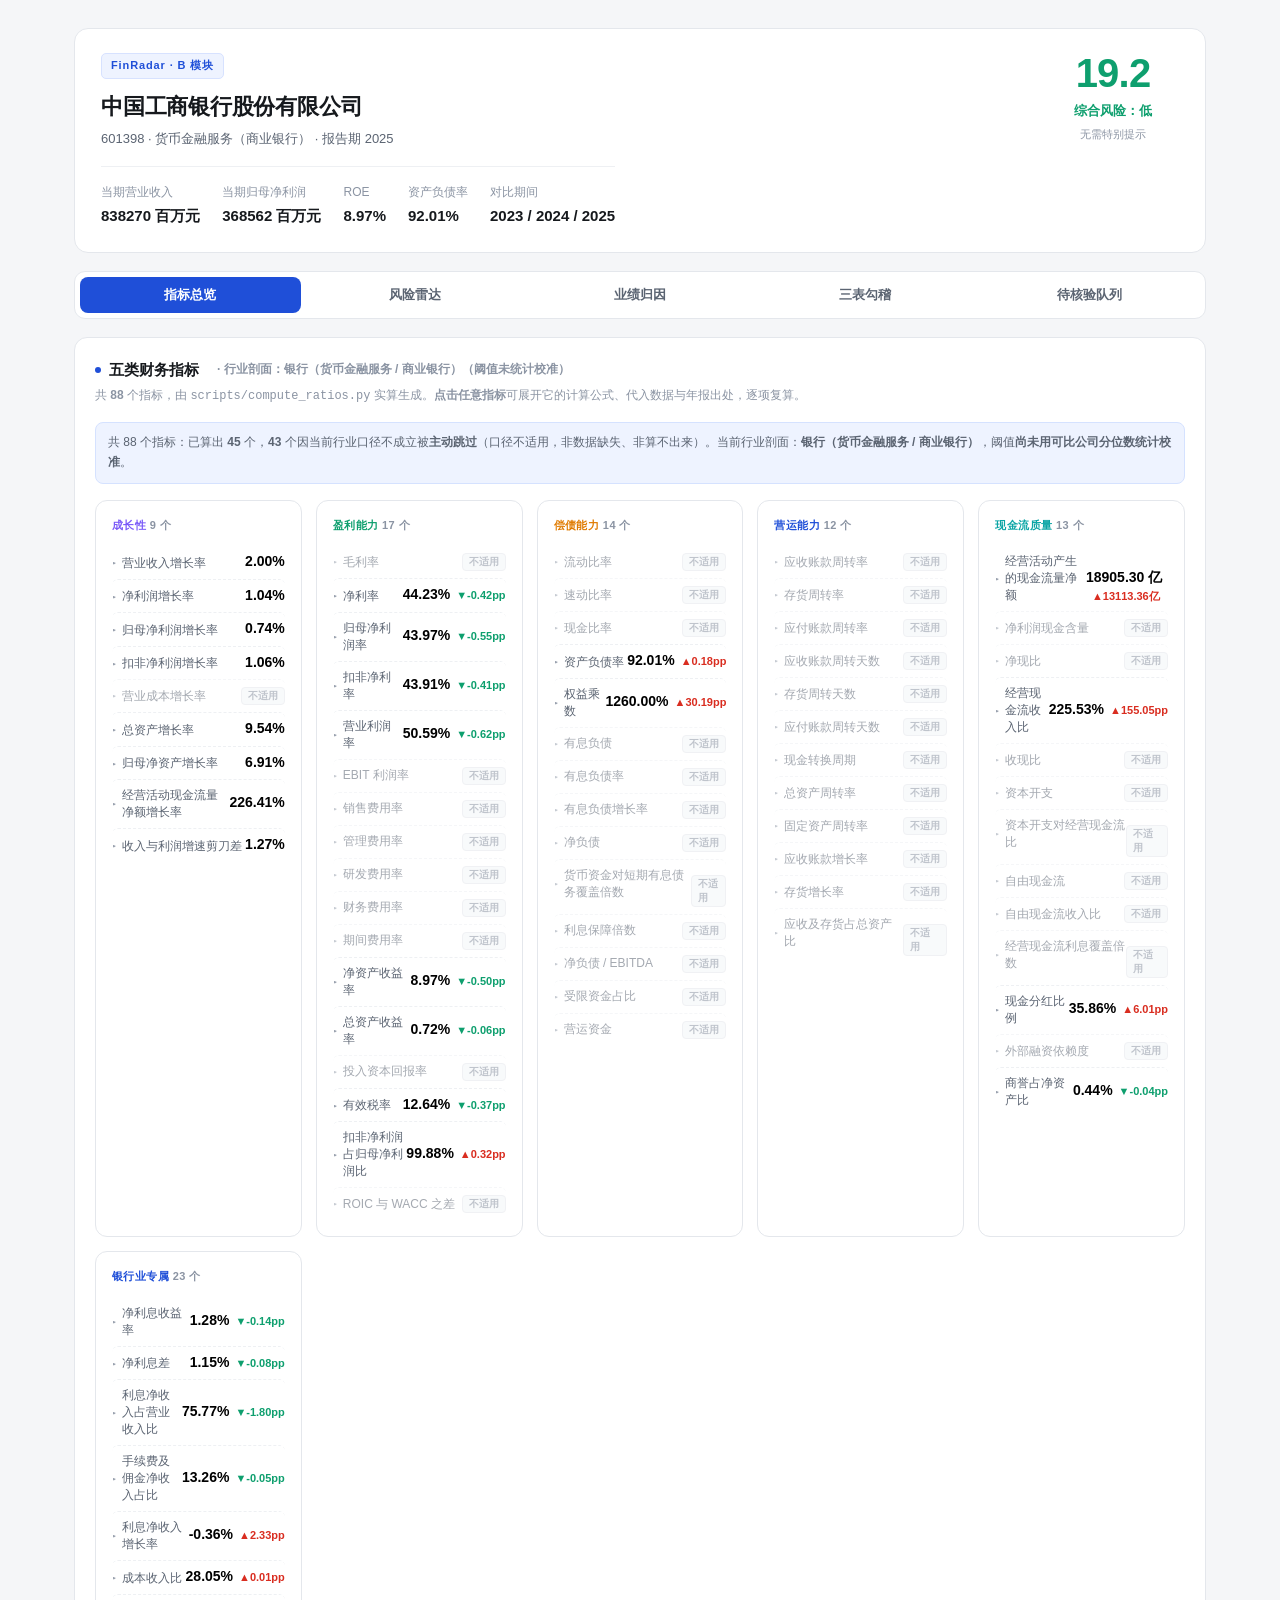
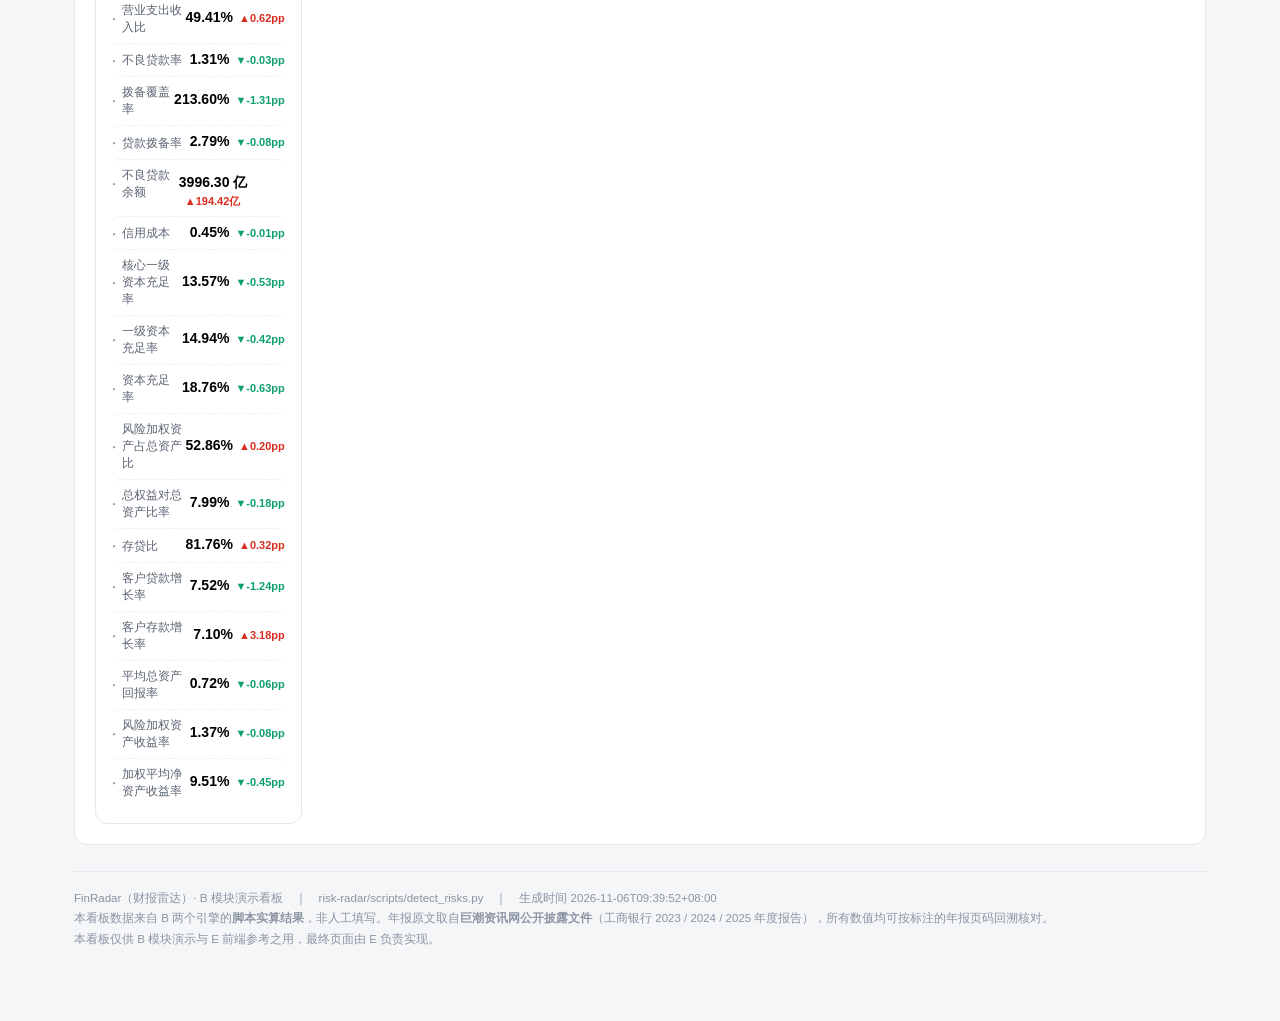
<file: cases/icbc-601398/dashboard.html>
<!DOCTYPE html>
<html lang="zh-CN">
<head>
<meta charset="utf-8">
<meta name="viewport" content="width=device-width,initial-scale=1">
<title>FinRadar · B 模块演示看板 · 财务诊断与风险雷达</title>
<style>
:root{
  --bg:#f5f6f8; --card:#ffffff; --line:#e4e7ec; --line2:#eef0f3;
  --tx:#16191d; --tx2:#5b6472; --tx3:#8b94a3;
  --blue:#1f4fd8; --blue-l:#eef3ff;
  --red:#d92d20; --red-l:#fef3f2;
  --org:#e07b00; --org-l:#fff8ec;
  --grn:#0e9f6e; --grn-l:#ecfdf3;
  --gry:#98a2b3; --gry-l:#f4f6f8;
}
*{box-sizing:border-box;margin:0;padding:0}
body{background:var(--bg);color:var(--tx);
  font-family:-apple-system,BlinkMacSystemFont,"PingFang SC","Helvetica Neue","Microsoft YaHei",sans-serif;
  font-size:14px;line-height:1.6;-webkit-font-smoothing:antialiased}
.wrap{max-width:1180px;margin:0 auto;padding:28px 24px 72px}
a{color:var(--blue);text-decoration:none}

/* ---------- header ---------- */
.hero{background:var(--card);border:1px solid var(--line);border-radius:14px;padding:24px 26px;margin-bottom:18px}
.hero-top{display:flex;justify-content:space-between;align-items:flex-start;gap:24px;flex-wrap:wrap}
.tag{display:inline-block;font-size:11px;letter-spacing:.08em;color:var(--blue);background:var(--blue-l);
  border:1px solid #d7e2ff;border-radius:5px;padding:3px 9px;font-weight:600;margin-bottom:10px}
h1{font-size:22px;font-weight:700;letter-spacing:-.01em}
.sub{color:var(--tx2);font-size:13px;margin-top:5px}
.meta{display:flex;gap:22px;flex-wrap:wrap;margin-top:16px;padding-top:16px;border-top:1px solid var(--line2)}
.meta div{font-size:12px;color:var(--tx3)}
.meta b{display:block;font-size:15px;color:var(--tx);font-weight:600;margin-top:2px}
.gauge{text-align:center;min-width:132px}
.gauge .num{font-size:40px;font-weight:800;line-height:1;letter-spacing:-.02em}
.gauge .lv{font-size:13px;font-weight:700;margin-top:8px}
.gauge .hint{font-size:11px;color:var(--tx3);margin-top:4px;max-width:190px;line-height:1.5}

/* ---------- nav ---------- */
.nav{display:flex;gap:4px;background:var(--card);border:1px solid var(--line);border-radius:11px;
  padding:5px;margin-bottom:18px;position:sticky;top:12px;z-index:20}
.nav button{flex:1;border:0;background:transparent;padding:9px 6px;border-radius:8px;font-size:13px;
  color:var(--tx2);cursor:pointer;font-weight:600;font-family:inherit;transition:.15s}
.nav button:hover{background:var(--gry-l)}
.nav button.on{background:var(--blue);color:#fff}

/* ---------- generic ---------- */
section{display:none}
section.on{display:block}
.card{background:var(--card);border:1px solid var(--line);border-radius:13px;padding:20px;margin-bottom:16px}
.card h2{font-size:15px;font-weight:700;margin-bottom:4px;display:flex;align-items:center;gap:8px}
.card h2 .dot{width:6px;height:6px;border-radius:50%;background:var(--blue)}
.card .desc{font-size:12px;color:var(--tx3);margin-bottom:16px}
.card .warn{background:var(--blue-l);border:1px solid #d5e2ff;border-radius:8px;
  padding:10px 12px;font-size:12px;color:var(--tx2);margin-bottom:16px;line-height:1.65}
.mrow.na{opacity:.55}
.na-tag{font-size:10px;font-weight:700;color:var(--tx3);background:var(--gry-l);
  border:1px solid var(--line);border-radius:4px;padding:1px 6px}
.grid{display:grid;gap:14px}
.g4{grid-template-columns:repeat(4,1fr)}
.g2{grid-template-columns:repeat(2,1fr)}
.g5{grid-template-columns:repeat(5,1fr)}
@media(max-width:960px){.g4,.g5,.g2{grid-template-columns:repeat(2,1fr)}}

/* ---------- metric card ---------- */
.mc{background:var(--card);border:1px solid var(--line);border-radius:12px;padding:16px}
.mc .cat{font-size:11px;font-weight:700;letter-spacing:.04em;color:var(--blue);margin-bottom:12px}
.mc .cat.growth{color:#7a5af8}.mc .cat.profitability{color:#0e9f6e}
.mc .cat.solvency{color:#e07b00}.mc .cat.efficiency{color:#1f4fd8}.mc .cat.cashflow_quality{color:#0ba5a5}
.mrow{display:flex;justify-content:space-between;align-items:baseline;padding:7px 0;
  border-top:1px dashed var(--line2);width:100%;background:none;border-left:0;border-right:0;border-bottom:0;
  font-family:inherit;cursor:pointer;text-align:left;border-radius:6px;transition:background .12s}
.mrow:hover{background:var(--blue-l)}
.mrow:first-of-type{border-top:0}
.mrow:focus-visible{outline:2px solid var(--blue);outline-offset:2px}
.mrow .k{font-size:12px;color:var(--tx2);display:flex;align-items:center;gap:5px}
.mrow .k::before{content:'▸';font-size:9px;color:var(--tx3);transition:transform .15s}
.mrow[aria-expanded="true"]{background:var(--blue-l)}
.mrow[aria-expanded="true"] .k{color:var(--blue);font-weight:700}
.mrow[aria-expanded="true"] .k::before{transform:rotate(90deg);color:var(--blue)}
.mrow .v{font-variant-numeric:tabular-nums;font-weight:700;font-size:14px}
.mrow .d{font-size:11px;font-variant-numeric:tabular-nums;margin-left:6px;font-weight:600}
.up{color:var(--red)}.dn{color:var(--grn)}.flat{color:var(--tx3)}

/* ---------- 指标详情（点击展开） ---------- */
.mdet{background:var(--blue-l);border:1px solid #d5e2ff;border-radius:9px;
  padding:11px 13px;margin:6px 0 8px;animation:fadeIn .16s ease}
@keyframes fadeIn{from{opacity:0;transform:translateY(-3px)}to{opacity:1;transform:none}}
.mf{margin-bottom:9px}
.mf:last-of-type{margin-bottom:0}
.mdet-h{display:flex;align-items:baseline;justify-content:space-between;gap:10px;
  padding-bottom:8px;margin-bottom:10px;border-bottom:1px solid #d5e2ff}
.mdet-h b{font-size:13px;color:var(--tx)}
.mdet-c{font-size:10.5px;color:var(--tx3);font-family:ui-monospace,SFMono-Regular,Menlo,Consolas,monospace}
.mf .ml{display:block;font-size:10px;font-weight:700;letter-spacing:.05em;
  color:var(--blue);margin-bottom:4px}
.mf code{display:block;background:#fff;border:1px solid #e0e8ff;border-radius:6px;
  padding:6px 9px;font-size:11.5px;color:var(--tx2);line-height:1.55;
  font-family:ui-monospace,SFMono-Regular,Menlo,Consolas,monospace;word-break:break-all}
.mt{width:100%;border-collapse:collapse;font-size:11.5px}
.mt th{text-align:left;font-weight:700;color:var(--tx3);padding:3px 8px 4px 0;
  border-bottom:1px solid #dbe4fb;font-size:10px}
.mt td{padding:3px 8px 3px 0;color:var(--tx2);border-bottom:1px solid #e8eefc;vertical-align:top}
.mt tr:last-child td{border-bottom:0}
.mt .mv{text-align:right;font-variant-numeric:tabular-nums;font-weight:700;color:var(--tx);white-space:nowrap}
.mt .ms{color:var(--tx3);font-size:10.5px;white-space:nowrap}
.mnote{font-size:10.5px;color:var(--tx3);background:#fff;border:1px dashed #d5e2ff;
  border-radius:6px;padding:5px 8px;margin-top:8px;line-height:1.55}

/* ---------- risk summary ---------- */
.sum{display:grid;grid-template-columns:repeat(4,1fr);gap:12px;margin-bottom:16px}
@media(max-width:960px){.sum{grid-template-columns:repeat(2,1fr)}}
.sc{border:1px solid var(--line);border-radius:11px;padding:14px 16px;background:var(--card)}
.sc .l{font-size:12px;color:var(--tx3)}
.sc .n{font-size:26px;font-weight:800;margin-top:3px;font-variant-numeric:tabular-nums}
.sc.h .n{color:var(--red)}.sc.m .n{color:var(--org)}.sc.p .n{color:var(--grn)}.sc.x .n{color:var(--gry)}

.bar{display:flex;height:26px;border-radius:7px;overflow:hidden;margin:10px 0 8px;background:var(--line2)}
.bar span{display:block;height:100%}
.legend{display:flex;gap:16px;font-size:11px;color:var(--tx2);flex-wrap:wrap}
.legend i{display:inline-block;width:9px;height:9px;border-radius:2px;margin-right:5px;vertical-align:-1px}

table{width:100%;border-collapse:collapse;font-size:12px;margin-top:12px}
th{text-align:left;padding:8px 10px;background:var(--gry-l);color:var(--tx2);font-weight:600;
   border-bottom:1px solid var(--line);white-space:nowrap}
td{padding:8px 10px;border-bottom:1px solid var(--line2);font-variant-numeric:tabular-nums}
tr:last-child td{border-bottom:0}

/* ---------- risk item ---------- */
.filters{display:flex;gap:7px;flex-wrap:wrap;margin-bottom:14px}
.filters button{border:1px solid var(--line);background:var(--card);border-radius:8px;padding:6px 13px;
  font-size:12px;color:var(--tx2);cursor:pointer;font-weight:600;font-family:inherit}
.filters button.on{background:var(--tx);border-color:var(--tx);color:#fff}
.ri{border:1px solid var(--line);border-radius:11px;background:var(--card);margin-bottom:9px;overflow:hidden}
.ri.pass{opacity:.62}
.ri-head{display:flex;align-items:center;gap:11px;padding:13px 15px;cursor:pointer;user-select:none}
.ri-head:hover{background:#fafbfc}
.badge{flex:0 0 auto;font-size:11px;font-weight:700;border-radius:5px;padding:3px 8px;white-space:nowrap}
.b-high{background:var(--red-l);color:var(--red);border:1px solid #fda29b}
.b-medium{background:var(--org-l);color:var(--org);border:1px solid #f7d9a0}
.b-low{background:var(--grn-l);color:var(--grn);border:1px solid #a6f4c5}
.b-pass{background:var(--gry-l);color:var(--gry);border:1px solid var(--line)}
.b-ne{background:#f4f6f8;color:var(--tx2);border:1px solid var(--line);border-style:dashed}
.ri-title{flex:1;min-width:0}
.ri-title .t{font-size:13.5px;font-weight:600}
.ri-title .c{font-size:11px;color:var(--tx3);margin-top:1px}
.ri-id{font-size:11px;color:var(--tx3);font-weight:700;flex:0 0 auto}
.arrow{flex:0 0 auto;color:var(--tx3);font-size:11px;transition:transform .18s}
.ri.open .arrow{transform:rotate(90deg)}
.ri-body{display:none;padding:0 15px 16px;border-top:1px solid var(--line2)}
.ri.open .ri-body{display:block}
.expl{background:#fafbfc;border-left:3px solid var(--blue);border-radius:0 7px 7px 0;
  padding:11px 13px;margin:14px 0;font-size:13px;line-height:1.75}
.step{margin:14px 0}
.step .sh{font-size:12px;font-weight:700;color:var(--tx);margin-bottom:7px;display:flex;align-items:center;gap:7px}
.step .sn{width:17px;height:17px;border-radius:4px;background:var(--blue);color:#fff;font-size:10px;
  display:inline-flex;align-items:center;justify-content:center;font-weight:700}
.chips{display:flex;gap:7px;flex-wrap:wrap}
.chip{background:var(--gry-l);border:1px solid var(--line);border-radius:6px;padding:5px 9px;font-size:11.5px}
.chip b{font-weight:700;font-variant-numeric:tabular-nums}
.chip .pg{color:var(--blue);font-weight:600;margin-left:5px}
.fml{background:#0f1729;color:#c8d3e6;border-radius:8px;padding:11px 13px;font-size:12px;
  font-family:ui-monospace,SFMono-Regular,Menlo,monospace;overflow-x:auto;line-height:1.7}
.fml .cm{color:#6b7a99}
ul.acts{margin:0;padding-left:17px}
ul.acts li{font-size:12.5px;color:var(--tx2);margin-bottom:5px;line-height:1.65}
.tagline{font-size:11px;color:var(--tx3);margin-top:8px}

/* ---------- attribution ---------- */
.attr{display:grid;grid-template-columns:1fr 1fr;gap:14px}
@media(max-width:960px){.attr{grid-template-columns:1fr}}
.abox{border:1px solid var(--line);border-radius:11px;padding:15px}
.abox h3{font-size:13px;font-weight:700;margin-bottom:3px}
.abox p.h{font-size:11.5px;color:var(--tx3);margin-bottom:12px;line-height:1.6}
.wrow{display:flex;align-items:center;gap:10px;margin-bottom:8px;font-size:12px}
.wrow .wl{flex:0 0 92px;color:var(--tx2)}
.wrow .wb{flex:1;height:19px;background:var(--line2);border-radius:4px;position:relative;overflow:hidden}
.wrow .wf{position:absolute;top:0;height:100%;border-radius:4px}
.wrow .wv{flex:0 0 78px;text-align:right;font-variant-numeric:tabular-nums;font-weight:700}
.cb{display:flex;justify-content:space-between;padding:6px 0;border-bottom:1px dashed var(--line2);font-size:12.5px}
.cb:last-child{border-bottom:0}
.cb .ck{color:var(--tx2)}
.cb .cv{font-variant-numeric:tabular-nums;font-weight:700}
.cb.sum-row{border-top:1px solid var(--line);border-bottom:0;margin-top:4px;padding-top:9px;font-weight:700}

/* ---------- 三表勾稽 ---------- */
.kdet-btn{background:none;border:0;padding:0;font-family:inherit;font-size:11.5px;font-weight:700;
  color:var(--blue);cursor:pointer;border-radius:5px;transition:background .12s}
.kdet-btn:hover{background:var(--blue-l)}
.kdet-btn:focus-visible{outline:2px solid var(--blue);outline-offset:2px}
.kdet{background:var(--blue-l);border:1px solid #d5e2ff;border-radius:8px;padding:9px 11px;margin-top:7px}
.kdet .cb{border-bottom-color:#e8eefc;font-size:11.5px;padding:4px 0}
.kdet .cb .cv{white-space:nowrap}

/* ---------- queue ---------- */
.q{border:1px solid var(--line);border-left:3px solid var(--org);border-radius:0 9px 9px 0;
  padding:12px 14px;margin-bottom:9px;background:var(--card)}
.q .qt{font-size:13px;font-weight:600}
.q .qr{font-size:12px;color:var(--tx2);margin-top:4px;line-height:1.65}
.q .qs{font-size:11.5px;color:var(--tx3);margin-top:5px}
.empty{padding:26px;text-align:center;color:var(--tx3);font-size:13px;background:var(--gry-l);
  border-radius:10px;border:1px dashed var(--line)}
.foot{margin-top:26px;padding-top:16px;border-top:1px solid var(--line);font-size:11.5px;color:var(--tx3);line-height:1.8}

/* ---------- peer view（#s6 作用域，避免与本页 .bar/.legend 冲突） ---------- */
#s6 .panel{background:var(--card);border:1px solid var(--line);border-radius:12px;
  padding:16px 18px;margin-bottom:12px;overflow-x:auto}
#s6 .pblock{padding:6px 0;border-bottom:1px dashed var(--line2)}
#s6 .pblock:last-child{border-bottom:none}
#s6 .rowhead b{font-size:13px}
#s6 .rowhead span{color:var(--tx3);font-size:11px;margin-left:10px}
#s6 svg.strip{display:block}
#s6 .axis{stroke:#c9cfd8;stroke-width:1}
#s6 .qline{stroke:var(--blue);stroke-width:1;stroke-dasharray:4 3;opacity:.75}
#s6 .mline{stroke:var(--blue);stroke-width:1.6}
#s6 .qlab{font-size:10px;fill:var(--blue)}
#s6 .cdot{fill:#9aa6b5;opacity:.85}
#s6 .tdot{fill:var(--red);stroke:#fff;stroke-width:1.5}
#s6 .plab{font-size:10px;fill:var(--tx3)}
#s6 .tlab{font-size:11px;fill:var(--red);font-weight:600}
#s6 .cnote{color:var(--tx3);font-size:11px;margin:2px 0 0}
#s6 .legend{color:var(--tx2);font-size:11px;margin:6px 0}
#s6 .c-r{color:var(--red)}#s6 .c-g{color:var(--grn)}
#s6 .rbar{fill:var(--red);opacity:.85}#s6 .gbar{fill:var(--grn);opacity:.85}
#s6 .rlab{fill:var(--red);font-size:11px}#s6 .glab{fill:var(--grn);font-size:11px}
#s6 .mlab{font-size:11.5px;fill:var(--tx2)}
#s6 .chd{font-size:11.5px;fill:var(--tx2);font-weight:600}
#s6 .bar{fill:#8fa8c8;opacity:.85}#s6 .tbar{fill:var(--org)}
#s6 .trow{fill:var(--org-l)}
#s6 .vlab{font-size:10.5px;fill:var(--tx2)}
#s6 .tlab2{font-size:12px;fill:var(--tx);font-weight:600}
#s6 .pbanner{background:var(--org-l);border:1px solid #f2ddb8;border-left:4px solid var(--org);
  border-radius:0 8px 8px 0;padding:10px 14px;color:#7a4c00;font-size:12px;margin-bottom:6px}
#s6 .pnotes{background:var(--red-l);border:1px solid #f2c6c2;border-left:4px solid var(--red);
  border-radius:0 8px 8px 0;padding:10px 14px;font-size:12px;color:#7a2e23;margin:6px 0 14px}
#s6 .pnotes ul{margin:4px 0 0;padding-left:18px}
#s6 .psub{color:var(--tx2);font-size:12px;font-weight:600;margin:14px 0 6px}

</style>
</head>
<body>
<div class="wrap">

  <div class="hero">
    <div class="hero-top">
      <div>
        <span class="tag">FinRadar · B 模块</span>
        <h1 id="co-name">—</h1>
        <div class="sub" id="co-sub">—</div>
        <div class="meta" id="co-meta"></div>
      </div>
      <div class="gauge">
        <div class="num" id="g-num">—</div>
        <div class="lv" id="g-lv">—</div>
        <div class="hint" id="g-hint">—</div>
      </div>
    </div>
  </div>

  <div class="nav">
    <button class="on" data-s="s1">指标总览</button>
    <button data-s="s2">风险雷达</button>
    <button data-s="s3">业绩归因</button>
    <button data-s="s5">三表勾稽</button>
    <button data-s="s4">待核验队列</button>
  </div>

  <!-- ============ 1. 指标总览 ============ -->
  <section id="s1" class="on">
    <div class="card">
      <h2><span class="dot"></span>五类财务指标<span id="m-prof" style="font-size:12px;font-weight:600;color:var(--tx3);margin-left:10px"></span></h2>
      <div class="desc">共 <b id="m-count">—</b> 个指标，由 <code>scripts/compute_ratios.py</code> 实算生成。<b>点击任意指标</b>可展开它的计算公式、代入数据与年报出处，逐项复算。</div>
      <div class="warn" id="m-note" style="display:none"></div>
      <div class="grid g5" id="m-grid"></div>
    </div>
  </section>

  <!-- ============ 2. 风险雷达 ============ -->
  <section id="s2">
    <div class="card">
      <h2><span class="dot" style="background:var(--red)"></span>风险概览</h2>
      <div class="desc">规则库 <code>risk_rules.json</code> 共 <b id="r-total">—</b> 条。未触发的规则同样输出，用于证明「查过且无异常」。</div>
      <div class="sum" id="r-sum"></div>
      <div class="bar" id="r-bar"></div>
      <div class="legend">
        <span><i style="background:var(--red)"></i>重大</span>
        <span><i style="background:var(--org)"></i>关注</span>
        <span><i style="background:var(--grn)"></i>通过</span>
        <span><i style="background:var(--gry)"></i>不可评估</span>
      </div>
      <table id="r-cat"><thead><tr><th>类别</th><th>触发</th><th>重大</th><th>关注</th><th>提示</th></tr></thead><tbody></tbody></table>
    </div>

    <div class="card">
      <h2><span class="dot" style="background:var(--org)"></span>风险清单</h2>
      <div class="desc">点击任意一条展开完整证据链：<b>数据 → 计算 → 出处 → 判断 → 归因 → 建议</b>。这是 E 前端「Risk Radar」页面的数据基础。</div>
      <div class="filters" id="filters">
        <button class="on" data-f="all">全部</button>
        <button data-f="high">重大</button>
        <button data-f="medium">关注</button>
        <button data-f="passed">通过</button>
        <button data-f="not_evaluable">不可评估</button>
      </div>
      <div id="r-list"></div>
    </div>
  </section>

  <!-- ============ 3. 业绩归因 ============ -->
  <section id="s3">
    <div class="card">
      <h2><span class="dot" style="background:#7a5af8"></span>三段业绩归因</h2>
      <div class="desc">分工文档要求 B 做「指标变动的原因分析、业绩归因」。三段分别回答：ROE 变动由什么驱动、利润变动由什么驱动、钱去哪了。</div>
      <div class="attr">
        <div class="abox">
          <h3>① 杜邦分解 —— ROE 变动由什么驱动</h3>
          <p class="h">ROE = 净利率 × 总资产周转率 × 权益乘数（平均口径，三项相乘严格闭合）</p>
          <div id="a-dupont"></div>
        </div>
        <div class="abox">
          <h3>② 营业利润桥 —— 利润变动由什么驱动</h3>
          <p class="h">规模效应 + 毛利率效应 + 费用率效应 + 其他 = Δ营业利润（单位：亿元）</p>
          <div id="a-bridge"></div>
        </div>
      </div>
      <div class="abox" style="margin-top:14px">
        <h3>③ 净利润 → 经营现金流桥 —— 利润和现金的缺口从哪来</h3>
        <p class="h">按间接法逐项拆解，最后一项倒轧。单位：亿元</p>
        <div id="a-cash"></div>
      </div>
    </div>
  </section>

  <!-- ============ 4. 待核验队列 ============ -->
  <section id="s4">
    <div class="card">
      <h2><span class="dot" style="background:var(--gry)"></span>待核验队列</h2>
      <div class="desc">所有「算不出来」的项目都停在这里，等待人工确认后重算下游。<b>绝不因为算不出来就默认安全。</b></div>
      <div id="q-list"></div>
    </div>
  </section>

  <!-- ============ 5. 三表勾稽自检 ============ -->
  <section id="s5">
    <div class="card">
      <h2><span class="dot" style="background:#0d9488"></span>三表勾稽自检</h2>
      <div class="desc">
        检验三张报表之间的恒等关系，用来<b>在算指标之前先验证抽取结果是否可信</b>。
        任一项差异超过对应科目绝对值的 <b>1%</b> 即判为不平，进待核验队列。
        <b>B 只负责查出不平，不自动修正</b>——修数归 A。
      </div>
      <div class="sum" id="k-sum"></div>
      <div id="k-list"></div>
    </div>
  </section>

  <div class="foot" id="foot"></div>
</div>

<script id="payload" type="application/json">{"diag":{"schema_version":"finradar.diagnosis/1.0","generated_at":"2026-11-06T09:39:51+08:00","generator":"financial-diagnosis/scripts/compute_ratios.py","company":{"name":"中国工商银行股份有限公司","ticker":"601398","industry":"货币金融服务（商业银行）","report_period":"2025","ticker_code":"601398","ticker_full":"601398.SH","exchange":"上海证券交易所","exchange_code":"SH","report_type":"年度报告","scope":"合并报表","currency":"CNY","amount_unit":"元"},"period":{"current":"2025","previous":"2024","all":["2023","2024","2025"]},"meta":{"periods":["2023","2024","2025"],"default_unit":"百万元","currency":"CNY","report_period":"2025","industry":"货币金融服务（商业银行）","industry_profile":"banking","days_in_year":365,"wacc":null,"wacc_note":"银行适用的是权益成本 Ke，与制造业 WACC 口径不同。留空是刻意的：P03（ROE 低于资本成本）与 B12（RWA 收益率低于资本成本）两条规则因此进入待核验队列，等 C 提供 Ke 后自动重算——绝不因为算不出来就默认'无风险'。","audit_opinion":"标准无保留意见","audit_firm":"安永华明会计师事务所（特殊普通合伙）","audit_report_date":"2026-03-27","page_convention":"page = 年报印刷页码；PDF 文件页码 = 印刷页码 + 2","sources":[{"source":"中国工商银行股份有限公司 2025 年度报告（A股）","used_pages":[9,10,11,133,141,142,143,147,148,197],"file":"_raw/2025AnnualReportA.pdf"},{"source":"中国工商银行股份有限公司 2024 年度报告（A股）","used_pages":[144,145,146,150,151],"file":"_raw/ReportACh20250425.pdf"}],"extraction_note":"2023 年数据取自 2024 年报的比较期列；2025 年报'财务概要'同时披露 2025/2024/2023 三年，用于交叉校验（已逐项核对一致）。","period_type":"annual","source_mode":"upload","source_mode_inferred":true,"consolidated":true,"consolidated_assumed":true,"key":"601398.SH_2025"},"industry_profile":"banking","assumptions":{"wacc":null,"days_in_year":365.0,"average_balance":"所有周转率 / 回报率类指标的分母一律使用 (期初 + 期末) / 2","unit_normalized_to":"元"},"derived":{"2023":{"gross_profit":null,"ebit":null,"effective_tax_rate":0.134726,"ebitda":null,"nopat":null,"interest_bearing_debt":null,"short_term_interest_bearing_debt":null,"net_debt":null,"invested_capital":null,"working_capital":null,"ar_total":null,"fcf":null,"period_expense":null},"2024":{"gross_profit":null,"ebit":null,"effective_tax_rate":0.130103,"ebitda":null,"nopat":null,"interest_bearing_debt":null,"short_term_interest_bearing_debt":null,"net_debt":null,"invested_capital":null,"working_capital":null,"ar_total":null,"fcf":null,"period_expense":null},"2025":{"gross_profit":null,"ebit":null,"effective_tax_rate":0.126448,"ebitda":null,"nopat":null,"interest_bearing_debt":null,"short_term_interest_bearing_debt":null,"net_debt":null,"invested_capital":null,"working_capital":null,"ar_total":null,"fcf":null,"period_expense":null}},"ratios":{"growth":{"revenue_growth":{"value":0.020038,"unit":"ratio","formula":"营业收入（本期）/ 营业收入（上期）- 1","inputs":{"revenue_t":838270000000.0,"revenue_t_1":821803000000.0},"prev":null,"delta":null,"higher_is_better":true,"status":"ok","inputs_prev":{"revenue_t":821803000000.0,"revenue_t_1":843070000000.0},"name":"营业收入增长率","role":"core","source_fields":["revenue"],"source_pages":[9,143]},"net_income_growth":{"value":0.01041,"unit":"ratio","formula":"净利润（本期）/ 净利润（上期）- 1","inputs":{"net_income_t":370766000000.0,"net_income_t_1":366946000000.0},"prev":null,"delta":null,"higher_is_better":true,"status":"ok","inputs_prev":{"net_income_t":366946000000.0,"net_income_t_1":365116000000.0},"name":"净利润增长率","role":"diagnostic","source_fields":["net_income"],"source_pages":[9,143]},"net_income_parent_growth":{"value":0.007377,"unit":"ratio","formula":"归母净利润（本期）/ 归母净利润（上期）- 1","inputs":{"ni_parent_t":368562000000.0,"ni_parent_t_1":365863000000.0},"prev":null,"delta":null,"higher_is_better":true,"status":"ok","inputs_prev":{"ni_parent_t":null,"ni_parent_t_1":null},"name":"归母净利润增长率","role":"core","source_fields":["net_income_parent"],"source_pages":[9]},"net_income_deducted_growth":{"value":0.010566,"unit":"ratio","formula":"扣非净利润（本期）/ 扣非净利润（上期）- 1","inputs":{"ni_ded_t":368126000000.0,"ni_ded_t_1":364277000000.0},"prev":null,"delta":null,"higher_is_better":true,"status":"ok","inputs_prev":{"ni_ded_t":null,"ni_ded_t_1":null},"name":"扣非净利润增长率","role":"diagnostic","source_fields":["net_income_deducted"],"source_pages":[9]},"cost_of_revenue_growth":{"value":null,"unit":"ratio","formula":"营业成本（本期）/ 营业成本（上期）- 1","inputs":null,"prev":null,"delta":null,"status":"not_meaningful","inputs_prev":{"cogs_t":null,"cogs_t_1":null},"note":"银行业不适用该指标口径（无应收/存货/毛利/流动比率概念）","name":"营业成本增长率","role":"diagnostic","source_fields":[],"source_pages":[],"status_raw":"not_applicable"},"total_assets_growth":{"value":0.095368,"unit":"ratio","formula":"总资产（本期）/ 总资产（上期）- 1","inputs":{"ta_t":53477773000000.0,"ta_t_1":48821746000000.0},"prev":null,"delta":null,"status":"ok","inputs_prev":{"ta_t":null,"ta_t_1":null},"name":"总资产增长率","role":"diagnostic","source_fields":["total_assets"],"source_pages":[10,141]},"equity_parent_growth":{"value":0.069126,"unit":"ratio","formula":"归母净资产（本期）/ 归母净资产（上期）- 1","inputs":{"eq_t":4244259000000.0,"eq_t_1":3969841000000.0},"prev":null,"delta":null,"status":"ok","inputs_prev":{"eq_t":null,"eq_t_1":null},"name":"归母净资产增长率","role":"diagnostic","source_fields":["equity_parent"],"source_pages":[10,142]},"ocf_growth":{"value":2.26407,"unit":"ratio","formula":"经营活动现金流量净额（本期）/ 经营活动现金流量净额（上期）- 1","inputs":{"ocf_t":1890530000000.0,"ocf_t_1":579194000000.0},"prev":null,"delta":null,"higher_is_better":true,"status":"ok","inputs_prev":{"ocf_t":579194000000.0,"ocf_t_1":1417002000000.0},"name":"经营活动现金流量净额增长率","role":"diagnostic","source_fields":["ocf"],"source_pages":[9,147]},"profit_revenue_scissors":{"value":0.012661,"unit":"ratio","formula":"收入增速 - 归母净利润增速（>0 表示增收不增利）","inputs":{"revenue_growth":0.020038,"net_income_parent_growth":0.007377},"prev":null,"delta":null,"higher_is_better":false,"status":"ok","inputs_prev":{"revenue_growth":null,"net_income_parent_growth":null},"name":"收入与利润增速剪刀差","role":"diagnostic","source_fields":["revenue","net_income_parent"],"source_pages":[9,143]}},"profitability":{"gross_margin":{"value":null,"unit":"ratio","formula":"(营业收入 - 营业成本) / 营业收入","inputs":null,"prev":null,"delta":null,"higher_is_better":true,"status":"not_meaningful","inputs_prev":{"revenue":821803000000.0,"cost_of_revenue":null},"note":"银行业不适用该指标口径（无应收/存货/毛利/流动比率概念）","name":"毛利率","role":"core","source_fields":[],"source_pages":[],"status_raw":"not_applicable"},"net_margin":{"value":0.442299,"unit":"ratio","formula":"净利润 / 营业收入","inputs":{"net_income":370766000000.0,"revenue":838270000000.0},"prev":0.446513,"delta":-0.004214,"higher_is_better":true,"status":"ok","inputs_prev":{"net_income":366946000000.0,"revenue":821803000000.0},"name":"净利率","role":"diagnostic","source_fields":["net_income","revenue"],"source_pages":[9,143]},"net_margin_parent":{"value":0.43967,"unit":"ratio","formula":"归母净利润 / 营业收入","inputs":{"net_income_parent":368562000000.0,"revenue":838270000000.0},"prev":0.445196,"delta":-0.005526,"higher_is_better":true,"status":"ok","inputs_prev":{"net_income_parent":365863000000.0,"revenue":821803000000.0},"name":"归母净利润率","role":"core","source_fields":["net_income_parent","revenue"],"source_pages":[9,143]},"net_margin_deducted":{"value":0.43915,"unit":"ratio","formula":"扣非净利润 / 营业收入","inputs":{"net_income_deducted":368126000000.0,"revenue":838270000000.0},"prev":0.443266,"delta":-0.004116,"higher_is_better":true,"status":"ok","inputs_prev":{"net_income_deducted":364277000000.0,"revenue":821803000000.0},"name":"扣非净利率","role":"diagnostic","source_fields":["net_income_deducted","revenue"],"source_pages":[9,143]},"operating_margin":{"value":0.505936,"unit":"ratio","formula":"营业利润 / 营业收入","inputs":{"operating_profit":424111000000.0,"revenue":838270000000.0},"prev":0.512148,"delta":-0.006212,"higher_is_better":true,"status":"ok","inputs_prev":{"operating_profit":420885000000.0,"revenue":821803000000.0},"name":"营业利润率","role":"diagnostic","source_fields":["operating_profit","revenue"],"source_pages":[9,143]},"ebit_margin":{"value":null,"unit":"ratio","formula":"EBIT / 营业收入，EBIT = 营业利润 + 财务费用","inputs":null,"prev":null,"delta":null,"higher_is_better":true,"status":"not_meaningful","inputs_prev":{"ebit":null,"revenue":821803000000.0},"note":"银行业不适用该指标口径（无应收/存货/毛利/流动比率概念）","name":"EBIT 利润率","role":"diagnostic","source_fields":[],"source_pages":[],"status_raw":"not_applicable"},"selling_expense_ratio":{"value":null,"unit":"ratio","formula":"销售费用 / 营业收入","inputs":null,"prev":null,"delta":null,"higher_is_better":false,"status":"not_meaningful","inputs_prev":{"selling_expense":null,"revenue":821803000000.0},"note":"银行业不适用该指标口径（无应收/存货/毛利/流动比率概念）","name":"销售费用率","role":"diagnostic","source_fields":[],"source_pages":[],"status_raw":"not_applicable"},"admin_expense_ratio":{"value":null,"unit":"ratio","formula":"管理费用 / 营业收入","inputs":null,"prev":null,"delta":null,"higher_is_better":false,"status":"not_meaningful","inputs_prev":{"admin_expense":null,"revenue":821803000000.0},"note":"银行业不适用该指标口径（无应收/存货/毛利/流动比率概念）","name":"管理费用率","role":"diagnostic","source_fields":[],"source_pages":[],"status_raw":"not_applicable"},"rd_expense_ratio":{"value":null,"unit":"ratio","formula":"研发费用 / 营业收入","inputs":null,"prev":null,"delta":null,"status":"not_meaningful","inputs_prev":{"rd_expense":null,"revenue":821803000000.0},"note":"银行业不适用该指标口径（无应收/存货/毛利/流动比率概念）","name":"研发费用率","role":"diagnostic","source_fields":[],"source_pages":[],"status_raw":"not_applicable"},"finance_expense_ratio":{"value":null,"unit":"ratio","formula":"财务费用 / 营业收入","inputs":null,"prev":null,"delta":null,"higher_is_better":false,"status":"not_meaningful","inputs_prev":{"finance_expense":null,"revenue":821803000000.0},"note":"银行业不适用该指标口径（无应收/存货/毛利/流动比率概念）","name":"财务费用率","role":"diagnostic","source_fields":[],"source_pages":[],"status_raw":"not_applicable"},"period_expense_ratio":{"value":null,"unit":"ratio","formula":"(销售+管理+研发+财务费用) / 营业收入","inputs":null,"prev":null,"delta":null,"higher_is_better":false,"status":"not_meaningful","inputs_prev":{"period_expense":null,"revenue":821803000000.0},"note":"银行业不适用该指标口径（无应收/存货/毛利/流动比率概念）","name":"期间费用率","role":"diagnostic","source_fields":[],"source_pages":[],"status_raw":"not_applicable"},"roe":{"value":0.089739,"unit":"ratio","formula":"归母净利润 / ((期初归母净资产 + 期末归母净资产) / 2)","inputs":{"net_income_parent":368562000000.0,"avg_equity_parent":4107050000000.0},"prev":0.094701,"delta":-0.004962,"higher_is_better":true,"status":"ok","inputs_prev":{"net_income_parent":365863000000.0,"avg_equity_parent":3863364000000.0},"name":"净资产收益率","role":"core","source_fields":["net_income_parent","equity_parent"],"source_pages":[9,10,142]},"roa":{"value":0.007249,"unit":"ratio","formula":"净利润 / 平均总资产（净利润含少数股东损益，与总资产口径匹配）","inputs":{"net_income":370766000000.0,"avg_total_assets":51149759500000.0},"prev":0.007848,"delta":-0.000599,"higher_is_better":true,"status":"ok","inputs_prev":{"net_income":366946000000.0,"avg_total_assets":46759412500000.0},"name":"总资产收益率","role":"diagnostic","source_fields":["net_income","total_assets"],"source_pages":[9,10,141,143]},"roic":{"value":null,"unit":"ratio","formula":"NOPAT / 平均投入资本；NOPAT = EBIT x (1 - 有效税率)；投入资本 = 有息负债 + 归母净资产","inputs":null,"prev":null,"delta":null,"higher_is_better":true,"status":"not_meaningful","inputs_prev":{"nopat":null,"avg_invested_capital":null},"note":"银行业不适用该指标口径（无应收/存货/毛利/流动比率概念）","name":"投入资本回报率","role":"diagnostic","source_fields":[],"source_pages":[],"status_raw":"not_applicable"},"effective_tax_rate":{"value":0.126448,"unit":"ratio","formula":"所得税费用 / 利润总额","inputs":{"income_tax_expense":53669000000.0,"pretax_profit":424435000000.0},"prev":0.130103,"delta":-0.003655,"status":"ok","inputs_prev":{"income_tax_expense":54881000000.0,"pretax_profit":421827000000.0},"name":"有效税率","role":"diagnostic","source_fields":["income_tax_expense","pretax_profit"],"source_pages":[9,143,146]},"deducted_to_parent":{"value":0.998817,"unit":"ratio","formula":"扣非净利润 / 归母净利润（衡量盈利含金量）","inputs":{"net_income_deducted":368126000000.0,"net_income_parent":368562000000.0},"prev":0.995665,"delta":0.003152,"higher_is_better":true,"status":"ok","inputs_prev":{"net_income_deducted":364277000000.0,"net_income_parent":365863000000.0},"name":"扣非净利润占归母净利润比","role":"diagnostic","source_fields":["net_income_deducted","net_income_parent"],"source_pages":[9]},"roic_minus_wacc":{"value":null,"unit":"ratio","formula":"ROIC - WACC（<0 表示当期未创造经济价值）","inputs":null,"prev":null,"delta":null,"higher_is_better":true,"status":"not_meaningful","inputs_prev":{"roic":null,"wacc":null},"note":"银行业不适用该指标口径（无应收/存货/毛利/流动比率概念）","name":"ROIC 与 WACC 之差","role":"diagnostic","source_fields":[],"source_pages":[],"status_raw":"not_applicable"}},"solvency":{"current_ratio":{"value":null,"unit":"ratio","formula":"流动资产 / 流动负债","inputs":null,"prev":null,"delta":null,"higher_is_better":true,"status":"not_meaningful","inputs_prev":{"total_current_assets":null,"total_current_liabilities":null},"note":"银行业不适用该指标口径（无应收/存货/毛利/流动比率概念）","name":"流动比率","role":"diagnostic","source_fields":[],"source_pages":[],"status_raw":"not_applicable"},"quick_ratio":{"value":null,"unit":"ratio","formula":"(流动资产 - 存货) / 流动负债","inputs":null,"prev":null,"delta":null,"higher_is_better":true,"status":"not_meaningful","inputs_prev":{"total_current_assets":null,"inventory":null,"total_current_liabilities":null},"note":"银行业不适用该指标口径（无应收/存货/毛利/流动比率概念）","name":"速动比率","role":"diagnostic","source_fields":[],"source_pages":[],"status_raw":"not_applicable"},"cash_ratio":{"value":null,"unit":"ratio","formula":"货币资金 / 流动负债","inputs":null,"prev":null,"delta":null,"higher_is_better":true,"status":"not_meaningful","inputs_prev":{"cash_and_equivalents":3322911000000.0,"total_current_liabilities":null},"note":"银行业不适用该指标口径（无应收/存货/毛利/流动比率概念）","name":"现金比率","role":"diagnostic","source_fields":[],"source_pages":[],"status_raw":"not_applicable"},"debt_to_assets":{"value":0.920116,"unit":"ratio","formula":"总负债 / 总资产","inputs":{"total_liabilities":49205749000000.0,"total_assets":53477773000000.0},"prev":0.91833,"delta":0.001786,"higher_is_better":false,"status":"ok","inputs_prev":{"total_liabilities":44834480000000.0,"total_assets":48821746000000.0},"name":"资产负债率","role":"core","source_fields":["total_liabilities","total_assets"],"source_pages":[10,141,142]},"equity_multiplier":{"value":12.600026,"unit":"ratio","formula":"总资产 / 归母净资产（期末口径，杜邦分解用平均口径）","inputs":{"total_assets":53477773000000.0,"equity_parent":4244259000000.0},"prev":12.298162,"delta":0.301864,"status":"ok","inputs_prev":{"total_assets":48821746000000.0,"equity_parent":3969841000000.0},"name":"权益乘数","role":"diagnostic","source_fields":["total_assets","equity_parent"],"source_pages":[10,141,142]},"interest_bearing_debt":{"value":null,"unit":"CNY","formula":"短期借款 + 一年内到期非流动负债 + 长期借款 + 应付债券","inputs":null,"prev":null,"delta":null,"status":"not_meaningful","inputs_prev":{"short_term_borrowings":null,"current_portion_lt_debt":null,"long_term_borrowings":null,"bonds_payable":null},"note":"银行业不适用该指标口径（无应收/存货/毛利/流动比率概念）","name":"有息负债","role":"diagnostic","source_fields":[],"source_pages":[],"status_raw":"not_applicable"},"interest_bearing_debt_ratio":{"value":null,"unit":"ratio","formula":"有息负债 / 总资产","inputs":null,"prev":null,"delta":null,"higher_is_better":false,"status":"not_meaningful","inputs_prev":{"interest_bearing_debt":null,"total_assets":48821746000000.0},"note":"银行业不适用该指标口径（无应收/存货/毛利/流动比率概念）","name":"有息负债率","role":"diagnostic","source_fields":[],"source_pages":[],"status_raw":"not_applicable"},"interest_bearing_debt_growth":{"value":null,"unit":"ratio","formula":"有息负债（本期）/ 有息负债（上期）- 1","inputs":null,"prev":null,"delta":null,"higher_is_better":false,"status":"not_meaningful","inputs_prev":{"ibd_t":null,"ibd_t_1":null},"note":"银行业不适用该指标口径（无应收/存货/毛利/流动比率概念）","name":"有息负债增长率","role":"diagnostic","source_fields":[],"source_pages":[],"status_raw":"not_applicable"},"net_debt":{"value":null,"unit":"CNY","formula":"有息负债 - 货币资金","inputs":null,"prev":null,"delta":null,"status":"not_meaningful","inputs_prev":{"interest_bearing_debt":null,"cash_and_equivalents":3322911000000.0},"note":"银行业不适用该指标口径（无应收/存货/毛利/流动比率概念）","name":"净负债","role":"diagnostic","source_fields":[],"source_pages":[],"status_raw":"not_applicable"},"cash_to_short_term_debt":{"value":null,"unit":"ratio","formula":"货币资金 / (短期借款 + 一年内到期非流动负债)","inputs":null,"prev":null,"delta":null,"higher_is_better":true,"status":"not_meaningful","inputs_prev":{"cash_and_equivalents":3322911000000.0,"short_term_interest_bearing_debt":null},"note":"银行业不适用该指标口径（无应收/存货/毛利/流动比率概念）","name":"货币资金对短期有息债务覆盖倍数","role":"diagnostic","source_fields":[],"source_pages":[],"status_raw":"not_applicable"},"interest_coverage":{"value":null,"unit":"x","formula":"EBIT / 利息费用","inputs":null,"prev":null,"delta":null,"higher_is_better":true,"status":"not_meaningful","inputs_prev":{"ebit":null,"interest_expense":790543000000.0},"note":"银行业不适用该指标口径（无应收/存货/毛利/流动比率概念）","name":"利息保障倍数","role":"diagnostic","source_fields":[],"source_pages":[],"status_raw":"not_applicable"},"net_debt_to_ebitda":{"value":null,"unit":"x","formula":"净负债 / EBITDA","inputs":null,"prev":null,"delta":null,"higher_is_better":false,"status":"not_meaningful","inputs_prev":{"net_debt":null,"ebitda":null},"note":"银行业不适用该指标口径（无应收/存货/毛利/流动比率概念）","name":"净负债 / EBITDA","role":"diagnostic","source_fields":[],"source_pages":[],"status_raw":"not_applicable"},"restricted_cash_ratio":{"value":null,"unit":"ratio","formula":"受限货币资金 / 货币资金","inputs":null,"prev":null,"delta":null,"higher_is_better":false,"status":"not_meaningful","inputs_prev":{"restricted_cash":null,"cash_and_equivalents":3322911000000.0},"note":"银行业不适用该指标口径（无应收/存货/毛利/流动比率概念）","name":"受限资金占比","role":"diagnostic","source_fields":[],"source_pages":[],"status_raw":"not_applicable"},"working_capital":{"value":null,"unit":"CNY","formula":"流动资产 - 流动负债","inputs":null,"prev":null,"delta":null,"status":"not_meaningful","inputs_prev":{"total_current_assets":null,"total_current_liabilities":null},"note":"银行业不适用该指标口径（无应收/存货/毛利/流动比率概念）","name":"营运资金","role":"diagnostic","source_fields":[],"source_pages":[],"status_raw":"not_applicable"}},"efficiency":{"ar_turnover":{"value":null,"unit":"x","formula":"营业收入 / 平均应收账款","inputs":null,"prev":null,"delta":null,"higher_is_better":true,"status":"not_meaningful","inputs_prev":{"revenue":821803000000.0,"avg_accounts_receivable":null},"note":"银行业不适用该指标口径（无应收/存货/毛利/流动比率概念）","name":"应收账款周转率","role":"diagnostic","source_fields":[],"source_pages":[],"status_raw":"not_applicable"},"inventory_turnover":{"value":null,"unit":"x","formula":"营业成本 / 平均存货","inputs":null,"prev":null,"delta":null,"higher_is_better":true,"status":"not_meaningful","inputs_prev":{"cost_of_revenue":null,"avg_inventory":null},"note":"银行业不适用该指标口径（无应收/存货/毛利/流动比率概念）","name":"存货周转率","role":"diagnostic","source_fields":[],"source_pages":[],"status_raw":"not_applicable"},"ap_turnover":{"value":null,"unit":"x","formula":"营业成本 / 平均应付账款","inputs":null,"prev":null,"delta":null,"status":"not_meaningful","inputs_prev":{"cost_of_revenue":null,"avg_accounts_payable":null},"note":"银行业不适用该指标口径（无应收/存货/毛利/流动比率概念）","name":"应付账款周转率","role":"diagnostic","source_fields":[],"source_pages":[],"status_raw":"not_applicable"},"dso":{"value":null,"unit":"days","formula":"365 / 应收账款周转率（应收账款口径，不含票据与合同资产）","inputs":null,"prev":null,"delta":null,"higher_is_better":false,"status":"not_meaningful","inputs_prev":{"days":365.0,"ar_turnover":null},"note":"银行业不适用该指标口径（无应收/存货/毛利/流动比率概念）","name":"应收账款周转天数","role":"diagnostic","source_fields":[],"source_pages":[],"status_raw":"not_applicable"},"dio":{"value":null,"unit":"days","formula":"365 / 存货周转率","inputs":null,"prev":null,"delta":null,"higher_is_better":false,"status":"not_meaningful","inputs_prev":{"days":365.0,"inventory_turnover":null},"note":"银行业不适用该指标口径（无应收/存货/毛利/流动比率概念）","name":"存货周转天数","role":"diagnostic","source_fields":[],"source_pages":[],"status_raw":"not_applicable"},"dpo":{"value":null,"unit":"days","formula":"365 / 应付账款周转率","inputs":null,"prev":null,"delta":null,"status":"not_meaningful","inputs_prev":{"days":365.0,"ap_turnover":null},"note":"银行业不适用该指标口径（无应收/存货/毛利/流动比率概念）","name":"应付账款周转天数","role":"diagnostic","source_fields":[],"source_pages":[],"status_raw":"not_applicable"},"cash_conversion_cycle":{"value":null,"unit":"days","formula":"DSO + DIO - DPO","inputs":null,"prev":null,"delta":null,"higher_is_better":false,"status":"not_meaningful","inputs_prev":{"dso":null,"dio":null,"dpo":null},"note":"银行业不适用该指标口径（无应收/存货/毛利/流动比率概念）","name":"现金转换周期","role":"diagnostic","source_fields":[],"source_pages":[],"status_raw":"not_applicable"},"total_asset_turnover":{"value":null,"unit":"x","formula":"营业收入 / 平均总资产","inputs":null,"prev":null,"delta":null,"higher_is_better":true,"status":"not_meaningful","inputs_prev":{"revenue":821803000000.0,"avg_total_assets":46759412500000.0},"note":"银行业不适用该指标口径（无应收/存货/毛利/流动比率概念）","name":"总资产周转率","role":"diagnostic","source_fields":[],"source_pages":[],"status_raw":"not_applicable"},"fixed_asset_turnover":{"value":null,"unit":"x","formula":"营业收入 / 平均固定资产","inputs":null,"prev":null,"delta":null,"higher_is_better":true,"status":"not_meaningful","inputs_prev":{"revenue":821803000000.0,"avg_fixed_assets":null},"note":"银行业不适用该指标口径（无应收/存货/毛利/流动比率概念）","name":"固定资产周转率","role":"diagnostic","source_fields":[],"source_pages":[],"status_raw":"not_applicable"},"accounts_receivable_growth":{"value":null,"unit":"ratio","formula":"应收账款（本期）/ 应收账款（上期）- 1","inputs":null,"prev":null,"delta":null,"higher_is_better":false,"status":"not_meaningful","inputs_prev":{"ar_t":null,"ar_t_1":null},"note":"银行业不适用该指标口径（无应收/存货/毛利/流动比率概念）","name":"应收账款增长率","role":"diagnostic","source_fields":[],"source_pages":[],"status_raw":"not_applicable"},"inventory_growth":{"value":null,"unit":"ratio","formula":"存货（本期）/ 存货（上期）- 1","inputs":null,"prev":null,"delta":null,"higher_is_better":false,"status":"not_meaningful","inputs_prev":{"inv_t":null,"inv_t_1":null},"note":"银行业不适用该指标口径（无应收/存货/毛利/流动比率概念）","name":"存货增长率","role":"diagnostic","source_fields":[],"source_pages":[],"status_raw":"not_applicable"},"ar_and_inventory_to_assets":{"value":null,"unit":"ratio","formula":"(应收账款+应收票据+合同资产+存货) / 总资产","inputs":null,"prev":null,"delta":null,"higher_is_better":false,"status":"not_meaningful","inputs_prev":{"ar_total":null,"inventory":null,"total_assets":48821746000000.0},"note":"银行业不适用该指标口径（无应收/存货/毛利/流动比率概念）","name":"应收及存货占总资产比","role":"diagnostic","source_fields":[],"source_pages":[],"status_raw":"not_applicable"}},"cashflow_quality":{"ocf":{"value":1890530000000.0,"unit":"CNY","formula":"经营活动产生的现金流量净额（原值）","inputs":{"ocf":1890530000000.0},"prev":579194000000.0,"delta":1311336000000.0,"higher_is_better":true,"status":"ok","inputs_prev":{"ocf":579194000000.0},"name":"经营活动产生的现金流量净额","role":"diagnostic","source_fields":["ocf"],"source_pages":[9,147]},"ocf_to_net_income":{"value":null,"unit":"ratio","formula":"经营活动现金流净额 / 净利润","inputs":null,"prev":null,"delta":null,"higher_is_better":true,"status":"not_meaningful","inputs_prev":{"ocf":579194000000.0,"net_income":366946000000.0},"note":"银行业不适用该指标口径（无应收/存货/毛利/流动比率概念）","name":"净利润现金含量","role":"core","source_fields":[],"source_pages":[],"status_raw":"not_applicable"},"ocf_to_net_income_parent":{"value":null,"unit":"ratio","formula":"经营活动现金流净额 / 归母净利润（净现比）","inputs":null,"prev":null,"delta":null,"higher_is_better":true,"status":"not_meaningful","inputs_prev":{"ocf":579194000000.0,"net_income_parent":365863000000.0},"note":"银行业不适用该指标口径（无应收/存货/毛利/流动比率概念）","name":"净现比","role":"diagnostic","source_fields":[],"source_pages":[],"status_raw":"not_applicable"},"ocf_to_revenue":{"value":2.255276,"unit":"ratio","formula":"经营活动现金流净额 / 营业收入","inputs":{"ocf":1890530000000.0,"revenue":838270000000.0},"prev":0.704784,"delta":1.550491,"higher_is_better":true,"status":"ok","inputs_prev":{"ocf":579194000000.0,"revenue":821803000000.0},"name":"经营现金流收入比","role":"core","source_fields":["ocf","revenue"],"source_pages":[9,143,147]},"sales_cash_ratio":{"value":null,"unit":"ratio","formula":"销售商品、提供劳务收到的现金 / 营业收入（收现比）","inputs":null,"prev":null,"delta":null,"higher_is_better":true,"status":"not_meaningful","inputs_prev":{"cash_received_from_sales":null,"revenue":821803000000.0},"note":"银行业不适用该指标口径（无应收/存货/毛利/流动比率概念）","name":"收现比","role":"diagnostic","source_fields":[],"source_pages":[],"status_raw":"not_applicable"},"capex":{"value":null,"unit":"CNY","formula":"购建固定资产、无形资产等支付的现金","inputs":null,"prev":null,"delta":null,"status":"not_meaningful","inputs_prev":{"capex":null},"note":"银行业不适用该指标口径（无应收/存货/毛利/流动比率概念）","name":"资本开支","role":"diagnostic","source_fields":[],"source_pages":[],"status_raw":"not_applicable"},"capex_to_ocf":{"value":null,"unit":"ratio","formula":"资本开支 / 经营活动现金流净额（>1 表示投资靠外部融资输血）","inputs":null,"prev":null,"delta":null,"higher_is_better":false,"status":"not_meaningful","inputs_prev":{"capex":null,"ocf":579194000000.0},"note":"银行业不适用该指标口径（无应收/存货/毛利/流动比率概念）","name":"资本开支对经营现金流比","role":"diagnostic","source_fields":[],"source_pages":[],"status_raw":"not_applicable"},"free_cash_flow":{"value":null,"unit":"CNY","formula":"经营活动现金流净额 - 资本开支","inputs":null,"prev":null,"delta":null,"higher_is_better":true,"status":"not_meaningful","inputs_prev":{"ocf":579194000000.0,"capex":null},"note":"银行业不适用该指标口径（无应收/存货/毛利/流动比率概念）","name":"自由现金流","role":"diagnostic","source_fields":[],"source_pages":[],"status_raw":"not_applicable"},"fcf_to_revenue":{"value":null,"unit":"ratio","formula":"自由现金流 / 营业收入","inputs":null,"prev":null,"delta":null,"higher_is_better":true,"status":"not_meaningful","inputs_prev":{"fcf":null,"revenue":821803000000.0},"note":"银行业不适用该指标口径（无应收/存货/毛利/流动比率概念）","name":"自由现金流收入比","role":"diagnostic","source_fields":[],"source_pages":[],"status_raw":"not_applicable"},"ocf_to_interest_paid":{"value":null,"unit":"x","formula":"经营活动现金流净额 / 已付利息","inputs":null,"prev":null,"delta":null,"higher_is_better":true,"status":"not_meaningful","inputs_prev":{"ocf":579194000000.0,"interest_paid":null},"note":"银行业不适用该指标口径（无应收/存货/毛利/流动比率概念）","name":"经营现金流利息覆盖倍数","role":"diagnostic","source_fields":[],"source_pages":[],"status_raw":"not_applicable"},"payout_ratio":{"value":0.358618,"unit":"ratio","formula":"已派发现金股利 / 归母净利润","inputs":{"dividend_paid":132173000000.0,"net_income_parent":368562000000.0},"prev":0.298481,"delta":0.060138,"status":"ok","inputs_prev":{"dividend_paid":109203000000.0,"net_income_parent":365863000000.0},"name":"现金分红比例","role":"diagnostic","source_fields":["dividend_paid","net_income_parent"],"source_pages":[9,148,151]},"cf_financing_dependency":{"value":null,"unit":"ratio","formula":"(投资现金流出 - 经营现金流) / 投资现金流出，>0 说明投资缺口需外部融资弥补","inputs":null,"prev":null,"delta":null,"higher_is_better":false,"status":"not_meaningful","inputs_prev":{"cf_investing":-1471468000000.0,"ocf":579194000000.0},"note":"银行业不适用该指标口径（无应收/存货/毛利/流动比率概念）","name":"外部融资依赖度","role":"diagnostic","source_fields":[],"source_pages":[],"status_raw":"not_applicable"},"goodwill_to_equity":{"value":0.004444,"unit":"ratio","formula":"商誉 / 归母净资产（商誉占归母净资产比，供风险诊断使用）","inputs":{"goodwill":18862000000.0,"equity_parent":4244259000000.0},"prev":0.004828,"delta":-0.000384,"higher_is_better":false,"status":"ok","inputs_prev":{"goodwill":19165000000.0,"equity_parent":3969841000000.0},"name":"商誉占净资产比","role":"diagnostic","source_fields":["goodwill","equity_parent"],"source_pages":[10,142,197]}},"banking":{"nim":{"value":0.0128,"unit":"ratio","formula":"净利息收益率 NIM（年报披露值）= 利息净收入 / 平均生息资产","inputs":{"nim_disclosed":0.0128},"prev":0.0142,"delta":-0.0014,"higher_is_better":true,"status":"ok","inputs_prev":{"nim_disclosed":0.0142},"name":"净利息收益率","role":"diagnostic","source_fields":["nim"],"source_pages":[11]},"net_interest_spread":{"value":0.0115,"unit":"ratio","formula":"净利息差（年报披露值）= 平均生息资产收益率 − 平均计息负债付息率","inputs":{"spread_disclosed":0.0115},"prev":0.0123,"delta":-0.0008,"higher_is_better":true,"status":"ok","inputs_prev":{"spread_disclosed":null},"name":"净利息差","role":"diagnostic","source_fields":["net_interest_spread"],"source_pages":[11]},"net_interest_income_ratio":{"value":0.757663,"unit":"ratio","formula":"利息净收入 / 营业收入","inputs":{"net_interest_income":635126000000.0,"revenue":838270000000.0},"prev":0.775618,"delta":-0.017955,"status":"ok","inputs_prev":{"net_interest_income":637405000000.0,"revenue":821803000000.0},"name":"利息净收入占营业收入比","role":"diagnostic","source_fields":["net_interest_income","revenue"],"source_pages":[9,143]},"fee_income_ratio":{"value":0.13262,"unit":"ratio","formula":"手续费及佣金净收入 / 营业收入（中间业务收入占比）","inputs":{"fee_income_net":111171000000.0,"revenue":838270000000.0},"prev":0.133118,"delta":-0.000499,"higher_is_better":true,"status":"ok","inputs_prev":{"fee_income_net":109397000000.0,"revenue":821803000000.0},"name":"手续费及佣金净收入占比","role":"diagnostic","source_fields":["revenue"],"source_pages":[9,143]},"net_interest_income_growth":{"value":-0.003575,"unit":"ratio","formula":"利息净收入同比增长率","inputs":{"net_interest_income_t":635126000000.0,"net_interest_income_t_1":637405000000.0},"prev":-0.026882,"delta":0.023306,"status":"ok","inputs_prev":{"net_interest_income_t":637405000000.0,"net_interest_income_t_1":655013000000.0},"name":"利息净收入增长率","role":"diagnostic","source_fields":["net_interest_income"],"source_pages":[9,143]},"cost_to_income":{"value":0.280546,"unit":"ratio","formula":"成本收入比 = 业务及管理费 / 营业收入","inputs":{"business_admin_expense":235173000000.0,"revenue":838270000000.0},"prev":0.280432,"delta":0.000113,"higher_is_better":false,"status":"ok","inputs_prev":{"business_admin_expense":230460000000.0,"revenue":821803000000.0},"name":"成本收入比","role":"diagnostic","source_fields":["business_admin_expense","revenue"],"source_pages":[9,143]},"operating_expense_ratio":{"value":0.494064,"unit":"ratio","formula":"营业支出 / 营业收入（含信用减值损失）","inputs":{"operating_expense":414159000000.0,"revenue":838270000000.0},"prev":0.487852,"delta":0.006212,"higher_is_better":false,"status":"ok","inputs_prev":{"operating_expense":400918000000.0,"revenue":821803000000.0},"name":"营业支出收入比","role":"diagnostic","source_fields":["operating_expense","revenue"],"source_pages":[9,143,146]},"npl_ratio":{"value":0.0131,"unit":"ratio","formula":"不良贷款率（年报披露值）= 不良贷款余额 / 客户贷款及垫款总额","inputs":{"npl_ratio_disclosed":0.0131},"prev":0.0134,"delta":-0.0003,"higher_is_better":false,"status":"ok","inputs_prev":{"npl_ratio_disclosed":0.0134},"name":"不良贷款率","role":"diagnostic","source_fields":["npl_ratio"],"source_pages":[11]},"provision_coverage":{"value":2.136,"unit":"ratio","formula":"拨备覆盖率（年报披露值）= 贷款减值准备 / 不良贷款余额","inputs":{"provision_coverage_disclosed":2.136},"prev":2.1491,"delta":-0.0131,"higher_is_better":true,"status":"ok","inputs_prev":{"provision_coverage_disclosed":2.1491},"name":"拨备覆盖率","role":"diagnostic","source_fields":["provision_coverage"],"source_pages":[11]},"loan_provision_ratio":{"value":0.0279,"unit":"ratio","formula":"贷款拨备率（年报披露值）= 贷款减值准备 / 客户贷款及垫款总额","inputs":{"loan_provision_ratio_disclosed":0.0279},"prev":0.0287,"delta":-0.0008,"higher_is_better":true,"status":"ok","inputs_prev":{"loan_provision_ratio_disclosed":0.0287},"name":"贷款拨备率","role":"diagnostic","source_fields":["loan_provision_ratio"],"source_pages":[11]},"npl_balance":{"value":399630093400.0,"unit":"CNY","formula":"不良贷款余额（估算）= 客户贷款及垫款总额 × 不良贷款率","inputs":{"customer_loans_gross":30506114000000.0,"npl_ratio":0.0131},"prev":380187868600.0,"delta":19442224800.0,"higher_is_better":false,"status":"ok","inputs_prev":{"customer_loans_gross":28372229000000.0,"npl_ratio":0.0134},"name":"不良贷款余额","role":"diagnostic","source_fields":["customer_loans_gross","npl_ratio"],"source_pages":[10,11]},"credit_cost":{"value":0.004517,"unit":"ratio","formula":"信用减值损失 / 平均客户贷款及垫款总额（口径偏宽：分子含全部金融资产的信用减值）","inputs":{"credit_impairment_loss":132973000000.0,"avg_loans":29439171500000.0},"prev":0.004618,"delta":-0.000101,"higher_is_better":false,"status":"ok","inputs_prev":{"credit_impairment_loss":125739000000.0,"avg_loans":null},"name":"信用成本","role":"diagnostic","source_fields":["credit_impairment_loss"],"source_pages":[143,146]},"cet1_ratio":{"value":0.1357,"unit":"ratio","formula":"核心一级资本充足率（年报披露值）","inputs":{"cet1_ratio_disclosed":0.1357},"prev":0.141,"delta":-0.0053,"higher_is_better":true,"status":"ok","inputs_prev":{"cet1_ratio_disclosed":0.141},"name":"核心一级资本充足率","role":"diagnostic","source_fields":["cet1_ratio"],"source_pages":[11]},"tier1_ratio":{"value":0.1494,"unit":"ratio","formula":"一级资本充足率（年报披露值）","inputs":{"tier1_ratio_disclosed":0.1494},"prev":0.1536,"delta":-0.0042,"higher_is_better":true,"status":"ok","inputs_prev":{"tier1_ratio_disclosed":0.1536},"name":"一级资本充足率","role":"diagnostic","source_fields":["tier1_ratio"],"source_pages":[11]},"capital_adequacy_ratio":{"value":0.1876,"unit":"ratio","formula":"资本充足率（年报披露值）","inputs":{"capital_adequacy_ratio_disclosed":0.1876},"prev":0.1939,"delta":-0.0063,"higher_is_better":true,"status":"ok","inputs_prev":{"capital_adequacy_ratio_disclosed":0.1939},"name":"资本充足率","role":"diagnostic","source_fields":["capital_adequacy_ratio"],"source_pages":[11]},"rwa_to_assets":{"value":0.52863,"unit":"ratio","formula":"风险加权资产 / 总资产（RWA 密度）","inputs":{"rwa":28269948000000.0,"total_assets":53477773000000.0},"prev":0.526627,"delta":0.002003,"higher_is_better":false,"status":"ok","inputs_prev":{"rwa":25710855000000.0,"total_assets":48821746000000.0},"name":"风险加权资产占总资产比","role":"diagnostic","source_fields":["rwa","total_assets"],"source_pages":[10,141]},"equity_to_assets":{"value":0.079884,"unit":"ratio","formula":"股东权益合计 / 总资产","inputs":{"total_equity":4272024000000.0,"total_assets":53477773000000.0},"prev":0.08167,"delta":-0.001786,"higher_is_better":true,"status":"ok","inputs_prev":{"total_equity":3987266000000.0,"total_assets":48821746000000.0},"name":"总权益对总资产比率","role":"diagnostic","source_fields":["total_equity","total_assets"],"source_pages":[10,141,142,145]},"loan_to_deposit":{"value":0.8176,"unit":"ratio","formula":"存贷比 = 客户贷款及垫款总额 / 客户存款（2015 年起为监测指标，非监管指标）","inputs":{"customer_loans_gross":30506114000000.0,"customer_deposits":37311778000000.0},"prev":0.814429,"delta":0.003171,"higher_is_better":false,"status":"ok","inputs_prev":{"customer_loans_gross":28372229000000.0,"customer_deposits":34836973000000.0},"name":"存贷比","role":"diagnostic","source_fields":["customer_loans_gross","customer_deposits"],"source_pages":[10]},"loan_growth":{"value":0.07521,"unit":"ratio","formula":"客户贷款及垫款总额同比增长率","inputs":{"customer_loans_gross_t":30506114000000.0,"customer_loans_gross_t_1":28372229000000.0},"prev":0.087622,"delta":-0.012412,"status":"ok","inputs_prev":{"customer_loans_gross_t":28372229000000.0,"customer_loans_gross_t_1":26086482000000.0},"name":"客户贷款增长率","role":"diagnostic","source_fields":["customer_loans_gross"],"source_pages":[10]},"deposit_growth":{"value":0.07104,"unit":"ratio","formula":"客户存款同比增长率","inputs":{"customer_deposits_t":37311778000000.0,"customer_deposits_t_1":34836973000000.0},"prev":0.039253,"delta":0.031787,"status":"ok","inputs_prev":{"customer_deposits_t":34836973000000.0,"customer_deposits_t_1":33521174000000.0},"name":"客户存款增长率","role":"diagnostic","source_fields":["customer_deposits"],"source_pages":[10]},"roa_bank":{"value":0.007249,"unit":"ratio","formula":"平均总资产回报率 = 净利润 / 平均总资产","inputs":{"net_income":370766000000.0,"avg_total_assets":51149759500000.0},"prev":0.007848,"delta":-0.000599,"higher_is_better":true,"status":"ok","inputs_prev":{"net_income":366946000000.0,"avg_total_assets":46759412500000.0},"name":"平均总资产回报率","role":"diagnostic","source_fields":["net_income","total_assets"],"source_pages":[9,10,141,143]},"rwa_return":{"value":0.013737,"unit":"ratio","formula":"风险加权资产收益率 = 净利润 / 平均风险加权资产（银行的'资本使用效率'口径）","inputs":{"net_income":370766000000.0,"avg_rwa":26990401500000.0},"prev":0.014575,"delta":-0.000838,"higher_is_better":true,"status":"ok","inputs_prev":{"net_income":366946000000.0,"avg_rwa":25176243000000.0},"name":"风险加权资产收益率","role":"diagnostic","source_fields":["net_income","rwa"],"source_pages":[9,10,143]},"roe_common":{"value":0.095081,"unit":"ratio","formula":"普通股股东口径 ROE =（归母净利润 − 其他权益工具持有者分配）/ 平均（归母权益 − 其他权益工具）；与年报'加权平均净资产收益率'口径一致（年报为加权时点，本处为期初期末平均，存在小幅差异）","inputs":{"net_income_parent_adj":356798000000.0,"avg_common_equity":3752549500000.0},"prev":0.099574,"delta":-0.004492,"higher_is_better":true,"status":"ok","inputs_prev":{"net_income_parent_adj":null,"avg_common_equity":null},"name":"加权平均净资产收益率","role":"core","source_fields":["net_income_parent","equity_parent"],"source_pages":[9,10,142]}}},"metric_evidence":{"revenue_growth":{"2023":{"page":9,"pages":[9],"source":"2025年度报告 财务概要","sources":["2025年度报告 财务概要"],"source_fields":["revenue"]},"2024":{"page":9,"pages":[9],"source":"2025年度报告 财务概要","sources":["2025年度报告 财务概要"],"source_fields":["revenue"]},"2025":{"page":143,"pages":[143],"source":"2025年度报告 合并及公司利润表","sources":["2025年度报告 合并及公司利润表"],"source_fields":["revenue"]}},"net_income_growth":{"2023":{"page":9,"pages":[9],"source":"2025年度报告 财务概要","sources":["2025年度报告 财务概要"],"source_fields":["net_income"]},"2024":{"page":9,"pages":[9],"source":"2025年度报告 财务概要","sources":["2025年度报告 财务概要"],"source_fields":["net_income"]},"2025":{"page":143,"pages":[143],"source":"2025年度报告 合并及公司利润表","sources":["2025年度报告 合并及公司利润表"],"source_fields":["net_income"]}},"net_income_parent_growth":{"2023":{"page":9,"pages":[9],"source":"2025年度报告 财务概要","sources":["2025年度报告 财务概要"],"source_fields":["net_income_parent"]},"2024":{"page":9,"pages":[9],"source":"2025年度报告 财务概要","sources":["2025年度报告 财务概要"],"source_fields":["net_income_parent"]},"2025":{"page":9,"pages":[9],"source":"2025年度报告 财务概要","sources":["2025年度报告 财务概要"],"source_fields":["net_income_parent"]}},"net_income_deducted_growth":{"2023":{"page":9,"pages":[9],"source":"2025年度报告 财务概要","sources":["2025年度报告 财务概要"],"source_fields":["net_income_deducted"]},"2024":{"page":9,"pages":[9],"source":"2025年度报告 财务概要","sources":["2025年度报告 财务概要"],"source_fields":["net_income_deducted"]},"2025":{"page":9,"pages":[9],"source":"2025年度报告 财务概要","sources":["2025年度报告 财务概要"],"source_fields":["net_income_deducted"]}},"total_assets_growth":{"2023":{"page":10,"pages":[10],"source":"2025年度报告 财务概要（资产总额）","sources":["2025年度报告 财务概要（资产总额）"],"source_fields":["total_assets"]},"2024":{"page":10,"pages":[10],"source":"2025年度报告 财务概要（资产总额）","sources":["2025年度报告 财务概要（资产总额）"],"source_fields":["total_assets"]},"2025":{"page":141,"pages":[141],"source":"2025年度报告 合并及公司资产负债表（资产总计）","sources":["2025年度报告 合并及公司资产负债表（资产总计）"],"source_fields":["total_assets"]}},"equity_parent_growth":{"2023":{"page":10,"pages":[10],"source":"2025年度报告 财务概要（归属于母公司股东的权益）","sources":["2025年度报告 财务概要（归属于母公司股东的权益）"],"source_fields":["equity_parent"]},"2024":{"page":10,"pages":[10],"source":"2025年度报告 财务概要（归属于母公司股东的权益）","sources":["2025年度报告 财务概要（归属于母公司股东的权益）"],"source_fields":["equity_parent"]},"2025":{"page":142,"pages":[142],"source":"2025年度报告 合并及公司资产负债表","sources":["2025年度报告 合并及公司资产负债表"],"source_fields":["equity_parent"]}},"ocf_growth":{"2023":{"page":9,"pages":[9],"source":"2025年度报告 财务概要（经营活动产生的现金流量净额）","sources":["2025年度报告 财务概要（经营活动产生的现金流量净额）"],"source_fields":["ocf"]},"2024":{"page":9,"pages":[9],"source":"2025年度报告 财务概要（经营活动产生的现金流量净额）","sources":["2025年度报告 财务概要（经营活动产生的现金流量净额）"],"source_fields":["ocf"]},"2025":{"page":147,"pages":[147],"source":"2025年度报告 合并及公司现金流量表","sources":["2025年度报告 合并及公司现金流量表"],"source_fields":["ocf"]}},"profit_revenue_scissors":{"2023":{"page":9,"pages":[9],"source":"2025年度报告 财务概要","sources":["2025年度报告 财务概要"],"source_fields":["revenue","net_income_parent"]},"2024":{"page":9,"pages":[9],"source":"2025年度报告 财务概要","sources":["2025年度报告 财务概要"],"source_fields":["revenue","net_income_parent"]},"2025":{"page":9,"pages":[9,143],"source":"2025年度报告 合并及公司利润表","sources":["2025年度报告 合并及公司利润表","2025年度报告 财务概要"],"source_fields":["revenue","net_income_parent"]}},"net_margin":{"2023":{"page":9,"pages":[9],"source":"2025年度报告 财务概要","sources":["2025年度报告 财务概要"],"source_fields":["net_income","revenue"]},"2024":{"page":9,"pages":[9],"source":"2025年度报告 财务概要","sources":["2025年度报告 财务概要"],"source_fields":["net_income","revenue"]},"2025":{"page":143,"pages":[143],"source":"2025年度报告 合并及公司利润表","sources":["2025年度报告 合并及公司利润表"],"source_fields":["net_income","revenue"]}},"net_margin_parent":{"2023":{"page":9,"pages":[9],"source":"2025年度报告 财务概要","sources":["2025年度报告 财务概要"],"source_fields":["net_income_parent","revenue"]},"2024":{"page":9,"pages":[9],"source":"2025年度报告 财务概要","sources":["2025年度报告 财务概要"],"source_fields":["net_income_parent","revenue"]},"2025":{"page":9,"pages":[9,143],"source":"2025年度报告 财务概要","sources":["2025年度报告 财务概要","2025年度报告 合并及公司利润表"],"source_fields":["net_income_parent","revenue"]}},"net_margin_deducted":{"2023":{"page":9,"pages":[9],"source":"2025年度报告 财务概要","sources":["2025年度报告 财务概要"],"source_fields":["net_income_deducted","revenue"]},"2024":{"page":9,"pages":[9],"source":"2025年度报告 财务概要","sources":["2025年度报告 财务概要"],"source_fields":["net_income_deducted","revenue"]},"2025":{"page":9,"pages":[9,143],"source":"2025年度报告 财务概要","sources":["2025年度报告 财务概要","2025年度报告 合并及公司利润表"],"source_fields":["net_income_deducted","revenue"]}},"operating_margin":{"2023":{"page":9,"pages":[9],"source":"2025年度报告 财务概要","sources":["2025年度报告 财务概要"],"source_fields":["operating_profit","revenue"]},"2024":{"page":9,"pages":[9],"source":"2025年度报告 财务概要","sources":["2025年度报告 财务概要"],"source_fields":["operating_profit","revenue"]},"2025":{"page":9,"pages":[9,143],"source":"2025年度报告 财务概要","sources":["2025年度报告 财务概要","2025年度报告 合并及公司利润表"],"source_fields":["operating_profit","revenue"]}},"roe":{"2023":{"page":9,"pages":[9,10],"source":"2025年度报告 财务概要","sources":["2025年度报告 财务概要","2025年度报告 财务概要（归属于母公司股东的权益）"],"source_fields":["net_income_parent","equity_parent"]},"2024":{"page":9,"pages":[9,10],"source":"2025年度报告 财务概要","sources":["2025年度报告 财务概要","2025年度报告 财务概要（归属于母公司股东的权益）"],"source_fields":["net_income_parent","equity_parent"]},"2025":{"page":9,"pages":[9,142],"source":"2025年度报告 财务概要","sources":["2025年度报告 财务概要","2025年度报告 合并及公司资产负债表"],"source_fields":["net_income_parent","equity_parent"]}},"roa":{"2023":{"page":9,"pages":[9,10],"source":"2025年度报告 财务概要","sources":["2025年度报告 财务概要","2025年度报告 财务概要（资产总额）"],"source_fields":["net_income","total_assets"]},"2024":{"page":9,"pages":[9,10],"source":"2025年度报告 财务概要","sources":["2025年度报告 财务概要","2025年度报告 财务概要（资产总额）"],"source_fields":["net_income","total_assets"]},"2025":{"page":141,"pages":[141,143],"source":"2025年度报告 合并及公司利润表","sources":["2025年度报告 合并及公司利润表","2025年度报告 合并及公司资产负债表（资产总计）"],"source_fields":["net_income","total_assets"]}},"effective_tax_rate":{"2023":{"page":9,"pages":[9,146],"source":"2024年度报告 合并及公司利润表","sources":["2024年度报告 合并及公司利润表","2025年度报告 财务概要"],"source_fields":["income_tax_expense","pretax_profit"]},"2024":{"page":9,"pages":[9,146],"source":"2024年度报告 合并及公司利润表","sources":["2024年度报告 合并及公司利润表","2025年度报告 财务概要"],"source_fields":["income_tax_expense","pretax_profit"]},"2025":{"page":9,"pages":[9,143],"source":"2025年度报告 合并及公司利润表","sources":["2025年度报告 合并及公司利润表","2025年度报告 财务概要"],"source_fields":["income_tax_expense","pretax_profit"]}},"deducted_to_parent":{"2023":{"page":9,"pages":[9],"source":"2025年度报告 财务概要","sources":["2025年度报告 财务概要"],"source_fields":["net_income_deducted","net_income_parent"]},"2024":{"page":9,"pages":[9],"source":"2025年度报告 财务概要","sources":["2025年度报告 财务概要"],"source_fields":["net_income_deducted","net_income_parent"]},"2025":{"page":9,"pages":[9],"source":"2025年度报告 财务概要","sources":["2025年度报告 财务概要"],"source_fields":["net_income_deducted","net_income_parent"]}},"debt_to_assets":{"2023":{"page":10,"pages":[10],"source":"2025年度报告 财务概要（负债总额）","sources":["2025年度报告 财务概要（负债总额）","2025年度报告 财务概要（资产总额）"],"source_fields":["total_liabilities","total_assets"]},"2024":{"page":10,"pages":[10],"source":"2025年度报告 财务概要（负债总额）","sources":["2025年度报告 财务概要（负债总额）","2025年度报告 财务概要（资产总额）"],"source_fields":["total_liabilities","total_assets"]},"2025":{"page":141,"pages":[141,142],"source":"2025年度报告 合并及公司资产负债表（负债合计）","sources":["2025年度报告 合并及公司资产负债表（负债合计）","2025年度报告 合并及公司资产负债表（资产总计）"],"source_fields":["total_liabilities","total_assets"]}},"equity_multiplier":{"2023":{"page":10,"pages":[10],"source":"2025年度报告 财务概要（资产总额）","sources":["2025年度报告 财务概要（资产总额）","2025年度报告 财务概要（归属于母公司股东的权益）"],"source_fields":["total_assets","equity_parent"]},"2024":{"page":10,"pages":[10],"source":"2025年度报告 财务概要（资产总额）","sources":["2025年度报告 财务概要（资产总额）","2025年度报告 财务概要（归属于母公司股东的权益）"],"source_fields":["total_assets","equity_parent"]},"2025":{"page":141,"pages":[141,142],"source":"2025年度报告 合并及公司资产负债表（资产总计）","sources":["2025年度报告 合并及公司资产负债表（资产总计）","2025年度报告 合并及公司资产负债表"],"source_fields":["total_assets","equity_parent"]}},"ocf":{"2023":{"page":9,"pages":[9],"source":"2025年度报告 财务概要（经营活动产生的现金流量净额）","sources":["2025年度报告 财务概要（经营活动产生的现金流量净额）"],"source_fields":["ocf"]},"2024":{"page":9,"pages":[9],"source":"2025年度报告 财务概要（经营活动产生的现金流量净额）","sources":["2025年度报告 财务概要（经营活动产生的现金流量净额）"],"source_fields":["ocf"]},"2025":{"page":147,"pages":[147],"source":"2025年度报告 合并及公司现金流量表","sources":["2025年度报告 合并及公司现金流量表"],"source_fields":["ocf"]}},"ocf_to_revenue":{"2023":{"page":9,"pages":[9],"source":"2025年度报告 财务概要（经营活动产生的现金流量净额）","sources":["2025年度报告 财务概要（经营活动产生的现金流量净额）","2025年度报告 财务概要"],"source_fields":["ocf","revenue"]},"2024":{"page":9,"pages":[9],"source":"2025年度报告 财务概要（经营活动产生的现金流量净额）","sources":["2025年度报告 财务概要（经营活动产生的现金流量净额）","2025年度报告 财务概要"],"source_fields":["ocf","revenue"]},"2025":{"page":143,"pages":[143,147],"source":"2025年度报告 合并及公司现金流量表","sources":["2025年度报告 合并及公司现金流量表","2025年度报告 合并及公司利润表"],"source_fields":["ocf","revenue"]}},"payout_ratio":{"2023":{"page":9,"pages":[9,151],"source":"2024年度报告 合并及公司现金流量表（分配普通股股利所支付的现金）","sources":["2024年度报告 合并及公司现金流量表（分配普通股股利所支付的现金）","2025年度报告 财务概要"],"source_fields":["dividend_paid","net_income_parent"]},"2024":{"page":9,"pages":[9,151],"source":"2024年度报告 合并及公司现金流量表（分配普通股股利所支付的现金）","sources":["2024年度报告 合并及公司现金流量表（分配普通股股利所支付的现金）","2025年度报告 财务概要"],"source_fields":["dividend_paid","net_income_parent"]},"2025":{"page":9,"pages":[9,148],"source":"2025年度报告 合并及公司现金流量表（分配普通股股利所支付的现金）","sources":["2025年度报告 合并及公司现金流量表（分配普通股股利所支付的现金）","2025年度报告 财务概要"],"source_fields":["dividend_paid","net_income_parent"]}},"goodwill_to_equity":{"2023":{"page":10,"pages":[10],"source":"2025年度报告 财务概要（归属于母公司股东的权益）","sources":["2025年度报告 财务概要（归属于母公司股东的权益）"],"source_fields":["goodwill","equity_parent"]},"2024":{"page":10,"pages":[10,197],"source":"2025年度报告 财务报表附注 12.4 商誉（商誉净值）","sources":["2025年度报告 财务报表附注 12.4 商誉（商誉净值）","2025年度报告 财务概要（归属于母公司股东的权益）"],"source_fields":["goodwill","equity_parent"]},"2025":{"page":142,"pages":[142,197],"source":"2025年度报告 财务报表附注 12.4 商誉（商誉净值）","sources":["2025年度报告 财务报表附注 12.4 商誉（商誉净值）","2025年度报告 合并及公司资产负债表"],"source_fields":["goodwill","equity_parent"]}},"nim":{"2023":{"page":11,"pages":[11],"source":"2025年度报告 财务概要（净利息收益率）","sources":["2025年度报告 财务概要（净利息收益率）"],"source_fields":["nim"]},"2024":{"page":11,"pages":[11],"source":"2025年度报告 财务概要（净利息收益率）","sources":["2025年度报告 财务概要（净利息收益率）"],"source_fields":["nim"]},"2025":{"page":11,"pages":[11],"source":"2025年度报告 财务概要（净利息收益率）","sources":["2025年度报告 财务概要（净利息收益率）"],"source_fields":["nim"]}},"net_interest_spread":{"2023":{"page":11,"pages":[11],"source":"2025年度报告 财务概要（净利息差）","sources":["2025年度报告 财务概要（净利息差）"],"source_fields":["net_interest_spread"]},"2024":{"page":11,"pages":[11],"source":"2025年度报告 财务概要（净利息差）","sources":["2025年度报告 财务概要（净利息差）"],"source_fields":["net_interest_spread"]},"2025":{"page":11,"pages":[11],"source":"2025年度报告 财务概要（净利息差）","sources":["2025年度报告 财务概要（净利息差）"],"source_fields":["net_interest_spread"]}},"net_interest_income_ratio":{"2023":{"page":9,"pages":[9],"source":"2025年度报告 财务概要","sources":["2025年度报告 财务概要"],"source_fields":["net_interest_income","revenue"]},"2024":{"page":9,"pages":[9],"source":"2025年度报告 财务概要","sources":["2025年度报告 财务概要"],"source_fields":["net_interest_income","revenue"]},"2025":{"page":143,"pages":[143],"source":"2025年度报告 合并及公司利润表","sources":["2025年度报告 合并及公司利润表"],"source_fields":["net_interest_income","revenue"]}},"fee_income_ratio":{"2023":{"page":9,"pages":[9],"source":"2025年度报告 财务概要","sources":["2025年度报告 财务概要"],"source_fields":["revenue"]},"2024":{"page":9,"pages":[9],"source":"2025年度报告 财务概要","sources":["2025年度报告 财务概要"],"source_fields":["revenue"]},"2025":{"page":143,"pages":[143],"source":"2025年度报告 合并及公司利润表","sources":["2025年度报告 合并及公司利润表"],"source_fields":["revenue"]}},"net_interest_income_growth":{"2023":{"page":9,"pages":[9],"source":"2025年度报告 财务概要","sources":["2025年度报告 财务概要"],"source_fields":["net_interest_income"]},"2024":{"page":9,"pages":[9],"source":"2025年度报告 财务概要","sources":["2025年度报告 财务概要"],"source_fields":["net_interest_income"]},"2025":{"page":143,"pages":[143],"source":"2025年度报告 合并及公司利润表","sources":["2025年度报告 合并及公司利润表"],"source_fields":["net_interest_income"]}},"cost_to_income":{"2023":{"page":9,"pages":[9],"source":"2025年度报告 财务概要","sources":["2025年度报告 财务概要"],"source_fields":["business_admin_expense","revenue"]},"2024":{"page":9,"pages":[9],"source":"2025年度报告 财务概要","sources":["2025年度报告 财务概要"],"source_fields":["business_admin_expense","revenue"]},"2025":{"page":143,"pages":[143],"source":"2025年度报告 合并及公司利润表","sources":["2025年度报告 合并及公司利润表"],"source_fields":["business_admin_expense","revenue"]}},"operating_expense_ratio":{"2023":{"page":9,"pages":[9,146],"source":"2024年度报告 合并及公司利润表","sources":["2024年度报告 合并及公司利润表","2025年度报告 财务概要"],"source_fields":["operating_expense","revenue"]},"2024":{"page":9,"pages":[9,146],"source":"2024年度报告 合并及公司利润表","sources":["2024年度报告 合并及公司利润表","2025年度报告 财务概要"],"source_fields":["operating_expense","revenue"]},"2025":{"page":143,"pages":[143],"source":"2025年度报告 合并及公司利润表","sources":["2025年度报告 合并及公司利润表"],"source_fields":["operating_expense","revenue"]}},"npl_ratio":{"2023":{"page":11,"pages":[11],"source":"2025年度报告 财务概要（不良贷款率）","sources":["2025年度报告 财务概要（不良贷款率）"],"source_fields":["npl_ratio"]},"2024":{"page":11,"pages":[11],"source":"2025年度报告 财务概要（不良贷款率）","sources":["2025年度报告 财务概要（不良贷款率）"],"source_fields":["npl_ratio"]},"2025":{"page":11,"pages":[11],"source":"2025年度报告 财务概要（不良贷款率）","sources":["2025年度报告 财务概要（不良贷款率）"],"source_fields":["npl_ratio"]}},"provision_coverage":{"2023":{"page":11,"pages":[11],"source":"2025年度报告 财务概要（拨备覆盖率）","sources":["2025年度报告 财务概要（拨备覆盖率）"],"source_fields":["provision_coverage"]},"2024":{"page":11,"pages":[11],"source":"2025年度报告 财务概要（拨备覆盖率）","sources":["2025年度报告 财务概要（拨备覆盖率）"],"source_fields":["provision_coverage"]},"2025":{"page":11,"pages":[11],"source":"2025年度报告 财务概要（拨备覆盖率）","sources":["2025年度报告 财务概要（拨备覆盖率）"],"source_fields":["provision_coverage"]}},"loan_provision_ratio":{"2023":{"page":11,"pages":[11],"source":"2025年度报告 财务概要（贷款拨备率）","sources":["2025年度报告 财务概要（贷款拨备率）"],"source_fields":["loan_provision_ratio"]},"2024":{"page":11,"pages":[11],"source":"2025年度报告 财务概要（贷款拨备率）","sources":["2025年度报告 财务概要（贷款拨备率）"],"source_fields":["loan_provision_ratio"]},"2025":{"page":11,"pages":[11],"source":"2025年度报告 财务概要（贷款拨备率）","sources":["2025年度报告 财务概要（贷款拨备率）"],"source_fields":["loan_provision_ratio"]}},"npl_balance":{"2023":{"page":10,"pages":[10,11],"source":"2025年度报告 财务概要（客户贷款及垫款总额）","sources":["2025年度报告 财务概要（客户贷款及垫款总额）","2025年度报告 财务概要（不良贷款率）"],"source_fields":["customer_loans_gross","npl_ratio"]},"2024":{"page":10,"pages":[10,11],"source":"2025年度报告 财务概要（客户贷款及垫款总额）","sources":["2025年度报告 财务概要（客户贷款及垫款总额）","2025年度报告 财务概要（不良贷款率）"],"source_fields":["customer_loans_gross","npl_ratio"]},"2025":{"page":10,"pages":[10,11],"source":"2025年度报告 财务概要（客户贷款及垫款总额）","sources":["2025年度报告 财务概要（客户贷款及垫款总额）","2025年度报告 财务概要（不良贷款率）"],"source_fields":["customer_loans_gross","npl_ratio"]}},"credit_cost":{"2023":{"page":146,"pages":[146],"source":"2024年度报告 合并及公司利润表","sources":["2024年度报告 合并及公司利润表"],"source_fields":["credit_impairment_loss"]},"2024":{"page":146,"pages":[146],"source":"2024年度报告 合并及公司利润表","sources":["2024年度报告 合并及公司利润表"],"source_fields":["credit_impairment_loss"]},"2025":{"page":143,"pages":[143],"source":"2025年度报告 合并及公司利润表","sources":["2025年度报告 合并及公司利润表"],"source_fields":["credit_impairment_loss"]}},"cet1_ratio":{"2023":{"page":11,"pages":[11],"source":"2025年度报告 财务概要（核心一级资本充足率）","sources":["2025年度报告 财务概要（核心一级资本充足率）"],"source_fields":["cet1_ratio"]},"2024":{"page":11,"pages":[11],"source":"2025年度报告 财务概要（核心一级资本充足率）","sources":["2025年度报告 财务概要（核心一级资本充足率）"],"source_fields":["cet1_ratio"]},"2025":{"page":11,"pages":[11],"source":"2025年度报告 财务概要（核心一级资本充足率）","sources":["2025年度报告 财务概要（核心一级资本充足率）"],"source_fields":["cet1_ratio"]}},"tier1_ratio":{"2023":{"page":11,"pages":[11],"source":"2025年度报告 财务概要（一级资本充足率）","sources":["2025年度报告 财务概要（一级资本充足率）"],"source_fields":["tier1_ratio"]},"2024":{"page":11,"pages":[11],"source":"2025年度报告 财务概要（一级资本充足率）","sources":["2025年度报告 财务概要（一级资本充足率）"],"source_fields":["tier1_ratio"]},"2025":{"page":11,"pages":[11],"source":"2025年度报告 财务概要（一级资本充足率）","sources":["2025年度报告 财务概要（一级资本充足率）"],"source_fields":["tier1_ratio"]}},"capital_adequacy_ratio":{"2023":{"page":11,"pages":[11],"source":"2025年度报告 财务概要（资本充足率）","sources":["2025年度报告 财务概要（资本充足率）"],"source_fields":["capital_adequacy_ratio"]},"2024":{"page":11,"pages":[11],"source":"2025年度报告 财务概要（资本充足率）","sources":["2025年度报告 财务概要（资本充足率）"],"source_fields":["capital_adequacy_ratio"]},"2025":{"page":11,"pages":[11],"source":"2025年度报告 财务概要（资本充足率）","sources":["2025年度报告 财务概要（资本充足率）"],"source_fields":["capital_adequacy_ratio"]}},"rwa_to_assets":{"2023":{"page":10,"pages":[10],"source":"2025年度报告 财务概要（风险加权资产）","sources":["2025年度报告 财务概要（风险加权资产）","2025年度报告 财务概要（资产总额）"],"source_fields":["rwa","total_assets"]},"2024":{"page":10,"pages":[10],"source":"2025年度报告 财务概要（风险加权资产）","sources":["2025年度报告 财务概要（风险加权资产）","2025年度报告 财务概要（资产总额）"],"source_fields":["rwa","total_assets"]},"2025":{"page":10,"pages":[10,141],"source":"2025年度报告 财务概要（风险加权资产）","sources":["2025年度报告 财务概要（风险加权资产）","2025年度报告 合并及公司资产负债表（资产总计）"],"source_fields":["rwa","total_assets"]}},"equity_to_assets":{"2023":{"page":10,"pages":[10,145],"source":"2024年度报告 合并及公司资产负债表（股东权益合计）","sources":["2024年度报告 合并及公司资产负债表（股东权益合计）","2025年度报告 财务概要（资产总额）"],"source_fields":["total_equity","total_assets"]},"2024":{"page":10,"pages":[10,145],"source":"2024年度报告 合并及公司资产负债表（股东权益合计）","sources":["2024年度报告 合并及公司资产负债表（股东权益合计）","2025年度报告 财务概要（资产总额）"],"source_fields":["total_equity","total_assets"]},"2025":{"page":141,"pages":[141,142],"source":"2025年度报告 合并及公司资产负债表（股东权益合计）","sources":["2025年度报告 合并及公司资产负债表（股东权益合计）","2025年度报告 合并及公司资产负债表（资产总计）"],"source_fields":["total_equity","total_assets"]}},"loan_to_deposit":{"2023":{"page":10,"pages":[10],"source":"2025年度报告 财务概要（客户贷款及垫款总额）","sources":["2025年度报告 财务概要（客户贷款及垫款总额）","2025年度报告 财务概要（客户存款）"],"source_fields":["customer_loans_gross","customer_deposits"]},"2024":{"page":10,"pages":[10],"source":"2025年度报告 财务概要（客户贷款及垫款总额）","sources":["2025年度报告 财务概要（客户贷款及垫款总额）","2025年度报告 财务概要（客户存款）"],"source_fields":["customer_loans_gross","customer_deposits"]},"2025":{"page":10,"pages":[10],"source":"2025年度报告 财务概要（客户贷款及垫款总额）","sources":["2025年度报告 财务概要（客户贷款及垫款总额）","2025年度报告 财务概要（客户存款）"],"source_fields":["customer_loans_gross","customer_deposits"]}},"loan_growth":{"2023":{"page":10,"pages":[10],"source":"2025年度报告 财务概要（客户贷款及垫款总额）","sources":["2025年度报告 财务概要（客户贷款及垫款总额）"],"source_fields":["customer_loans_gross"]},"2024":{"page":10,"pages":[10],"source":"2025年度报告 财务概要（客户贷款及垫款总额）","sources":["2025年度报告 财务概要（客户贷款及垫款总额）"],"source_fields":["customer_loans_gross"]},"2025":{"page":10,"pages":[10],"source":"2025年度报告 财务概要（客户贷款及垫款总额）","sources":["2025年度报告 财务概要（客户贷款及垫款总额）"],"source_fields":["customer_loans_gross"]}},"deposit_growth":{"2023":{"page":10,"pages":[10],"source":"2025年度报告 财务概要（客户存款）","sources":["2025年度报告 财务概要（客户存款）"],"source_fields":["customer_deposits"]},"2024":{"page":10,"pages":[10],"source":"2025年度报告 财务概要（客户存款）","sources":["2025年度报告 财务概要（客户存款）"],"source_fields":["customer_deposits"]},"2025":{"page":10,"pages":[10],"source":"2025年度报告 财务概要（客户存款）","sources":["2025年度报告 财务概要（客户存款）"],"source_fields":["customer_deposits"]}},"roa_bank":{"2023":{"page":9,"pages":[9,10],"source":"2025年度报告 财务概要","sources":["2025年度报告 财务概要","2025年度报告 财务概要（资产总额）"],"source_fields":["net_income","total_assets"]},"2024":{"page":9,"pages":[9,10],"source":"2025年度报告 财务概要","sources":["2025年度报告 财务概要","2025年度报告 财务概要（资产总额）"],"source_fields":["net_income","total_assets"]},"2025":{"page":141,"pages":[141,143],"source":"2025年度报告 合并及公司利润表","sources":["2025年度报告 合并及公司利润表","2025年度报告 合并及公司资产负债表（资产总计）"],"source_fields":["net_income","total_assets"]}},"rwa_return":{"2023":{"page":9,"pages":[9,10],"source":"2025年度报告 财务概要","sources":["2025年度报告 财务概要","2025年度报告 财务概要（风险加权资产）"],"source_fields":["net_income","rwa"]},"2024":{"page":9,"pages":[9,10],"source":"2025年度报告 财务概要","sources":["2025年度报告 财务概要","2025年度报告 财务概要（风险加权资产）"],"source_fields":["net_income","rwa"]},"2025":{"page":10,"pages":[10,143],"source":"2025年度报告 合并及公司利润表","sources":["2025年度报告 合并及公司利润表","2025年度报告 财务概要（风险加权资产）"],"source_fields":["net_income","rwa"]}},"roe_common":{"2023":{"page":9,"pages":[9,10],"source":"2025年度报告 财务概要","sources":["2025年度报告 财务概要","2025年度报告 财务概要（归属于母公司股东的权益）"],"source_fields":["net_income_parent","equity_parent"]},"2024":{"page":9,"pages":[9,10],"source":"2025年度报告 财务概要","sources":["2025年度报告 财务概要","2025年度报告 财务概要（归属于母公司股东的权益）"],"source_fields":["net_income_parent","equity_parent"]},"2025":{"page":9,"pages":[9,142],"source":"2025年度报告 财务概要","sources":["2025年度报告 财务概要","2025年度报告 合并及公司资产负债表"],"source_fields":["net_income_parent","equity_parent"]}},"net_margin_delta":{"2023":{"page":9,"pages":[9,143],"source":"2025年度报告 财务概要","sources":["2025年度报告 财务概要","2025年度报告 合并及公司利润表"],"source_fields":["net_income","revenue"],"inherited_from":"net_margin"},"2024":{"page":9,"pages":[9,143],"source":"2025年度报告 财务概要","sources":["2025年度报告 财务概要","2025年度报告 合并及公司利润表"],"source_fields":["net_income","revenue"],"inherited_from":"net_margin"},"2025":{"page":9,"pages":[9,143],"source":"2025年度报告 财务概要","sources":["2025年度报告 财务概要","2025年度报告 合并及公司利润表"],"source_fields":["net_income","revenue"],"inherited_from":"net_margin"}},"net_margin_parent_delta":{"2023":{"page":9,"pages":[9,143],"source":"2025年度报告 财务概要","sources":["2025年度报告 财务概要","2025年度报告 合并及公司利润表"],"source_fields":["net_income_parent","revenue"],"inherited_from":"net_margin_parent"},"2024":{"page":9,"pages":[9,143],"source":"2025年度报告 财务概要","sources":["2025年度报告 财务概要","2025年度报告 合并及公司利润表"],"source_fields":["net_income_parent","revenue"],"inherited_from":"net_margin_parent"},"2025":{"page":9,"pages":[9,143],"source":"2025年度报告 财务概要","sources":["2025年度报告 财务概要","2025年度报告 合并及公司利润表"],"source_fields":["net_income_parent","revenue"],"inherited_from":"net_margin_parent"}},"net_margin_deducted_delta":{"2023":{"page":9,"pages":[9,143],"source":"2025年度报告 财务概要","sources":["2025年度报告 财务概要","2025年度报告 合并及公司利润表"],"source_fields":["net_income_deducted","revenue"],"inherited_from":"net_margin_deducted"},"2024":{"page":9,"pages":[9,143],"source":"2025年度报告 财务概要","sources":["2025年度报告 财务概要","2025年度报告 合并及公司利润表"],"source_fields":["net_income_deducted","revenue"],"inherited_from":"net_margin_deducted"},"2025":{"page":9,"pages":[9,143],"source":"2025年度报告 财务概要","sources":["2025年度报告 财务概要","2025年度报告 合并及公司利润表"],"source_fields":["net_income_deducted","revenue"],"inherited_from":"net_margin_deducted"}},"operating_margin_delta":{"2023":{"page":9,"pages":[9,143],"source":"2025年度报告 财务概要","sources":["2025年度报告 财务概要","2025年度报告 合并及公司利润表"],"source_fields":["operating_profit","revenue"],"inherited_from":"operating_margin"},"2024":{"page":9,"pages":[9,143],"source":"2025年度报告 财务概要","sources":["2025年度报告 财务概要","2025年度报告 合并及公司利润表"],"source_fields":["operating_profit","revenue"],"inherited_from":"operating_margin"},"2025":{"page":9,"pages":[9,143],"source":"2025年度报告 财务概要","sources":["2025年度报告 财务概要","2025年度报告 合并及公司利润表"],"source_fields":["operating_profit","revenue"],"inherited_from":"operating_margin"}},"roe_delta":{"2023":{"page":9,"pages":[9,10,142],"source":"2025年度报告 财务概要","sources":["2025年度报告 财务概要","2025年度报告 财务概要（归属于母公司股东的权益）","2025年度报告 合并及公司资产负债表"],"source_fields":["net_income_parent","equity_parent"],"inherited_from":"roe"},"2024":{"page":9,"pages":[9,10,142],"source":"2025年度报告 财务概要","sources":["2025年度报告 财务概要","2025年度报告 财务概要（归属于母公司股东的权益）","2025年度报告 合并及公司资产负债表"],"source_fields":["net_income_parent","equity_parent"],"inherited_from":"roe"},"2025":{"page":9,"pages":[9,10,142],"source":"2025年度报告 财务概要","sources":["2025年度报告 财务概要","2025年度报告 财务概要（归属于母公司股东的权益）","2025年度报告 合并及公司资产负债表"],"source_fields":["net_income_parent","equity_parent"],"inherited_from":"roe"}},"roa_delta":{"2023":{"page":9,"pages":[9,10,141,143],"source":"2025年度报告 财务概要","sources":["2025年度报告 财务概要","2025年度报告 财务概要（资产总额）","2025年度报告 合并及公司利润表","2025年度报告 合并及公司资产负债表（资产总计）"],"source_fields":["net_income","total_assets"],"inherited_from":"roa"},"2024":{"page":9,"pages":[9,10,141,143],"source":"2025年度报告 财务概要","sources":["2025年度报告 财务概要","2025年度报告 财务概要（资产总额）","2025年度报告 合并及公司利润表","2025年度报告 合并及公司资产负债表（资产总计）"],"source_fields":["net_income","total_assets"],"inherited_from":"roa"},"2025":{"page":9,"pages":[9,10,141,143],"source":"2025年度报告 财务概要","sources":["2025年度报告 财务概要","2025年度报告 财务概要（资产总额）","2025年度报告 合并及公司利润表","2025年度报告 合并及公司资产负债表（资产总计）"],"source_fields":["net_income","total_assets"],"inherited_from":"roa"}},"effective_tax_rate_delta":{"2023":{"page":9,"pages":[9,143,146],"source":"2024年度报告 合并及公司利润表","sources":["2024年度报告 合并及公司利润表","2025年度报告 财务概要","2025年度报告 合并及公司利润表"],"source_fields":["income_tax_expense","pretax_profit"],"inherited_from":"effective_tax_rate"},"2024":{"page":9,"pages":[9,143,146],"source":"2024年度报告 合并及公司利润表","sources":["2024年度报告 合并及公司利润表","2025年度报告 财务概要","2025年度报告 合并及公司利润表"],"source_fields":["income_tax_expense","pretax_profit"],"inherited_from":"effective_tax_rate"},"2025":{"page":9,"pages":[9,143,146],"source":"2024年度报告 合并及公司利润表","sources":["2024年度报告 合并及公司利润表","2025年度报告 财务概要","2025年度报告 合并及公司利润表"],"source_fields":["income_tax_expense","pretax_profit"],"inherited_from":"effective_tax_rate"}},"deducted_to_parent_delta":{"2023":{"page":9,"pages":[9],"source":"2025年度报告 财务概要","sources":["2025年度报告 财务概要"],"source_fields":["net_income_deducted","net_income_parent"],"inherited_from":"deducted_to_parent"},"2024":{"page":9,"pages":[9],"source":"2025年度报告 财务概要","sources":["2025年度报告 财务概要"],"source_fields":["net_income_deducted","net_income_parent"],"inherited_from":"deducted_to_parent"},"2025":{"page":9,"pages":[9],"source":"2025年度报告 财务概要","sources":["2025年度报告 财务概要"],"source_fields":["net_income_deducted","net_income_parent"],"inherited_from":"deducted_to_parent"}},"debt_to_assets_delta":{"2023":{"page":10,"pages":[10,141,142],"source":"2025年度报告 财务概要（负债总额）","sources":["2025年度报告 财务概要（负债总额）","2025年度报告 财务概要（资产总额）","2025年度报告 合并及公司资产负债表（负债合计）","2025年度报告 合并及公司资产负债表（资产总计）"],"source_fields":["total_liabilities","total_assets"],"inherited_from":"debt_to_assets"},"2024":{"page":10,"pages":[10,141,142],"source":"2025年度报告 财务概要（负债总额）","sources":["2025年度报告 财务概要（负债总额）","2025年度报告 财务概要（资产总额）","2025年度报告 合并及公司资产负债表（负债合计）","2025年度报告 合并及公司资产负债表（资产总计）"],"source_fields":["total_liabilities","total_assets"],"inherited_from":"debt_to_assets"},"2025":{"page":10,"pages":[10,141,142],"source":"2025年度报告 财务概要（负债总额）","sources":["2025年度报告 财务概要（负债总额）","2025年度报告 财务概要（资产总额）","2025年度报告 合并及公司资产负债表（负债合计）","2025年度报告 合并及公司资产负债表（资产总计）"],"source_fields":["total_liabilities","total_assets"],"inherited_from":"debt_to_assets"}},"equity_multiplier_delta":{"2023":{"page":10,"pages":[10,141,142],"source":"2025年度报告 财务概要（资产总额）","sources":["2025年度报告 财务概要（资产总额）","2025年度报告 财务概要（归属于母公司股东的权益）","2025年度报告 合并及公司资产负债表（资产总计）","2025年度报告 合并及公司资产负债表"],"source_fields":["total_assets","equity_parent"],"inherited_from":"equity_multiplier"},"2024":{"page":10,"pages":[10,141,142],"source":"2025年度报告 财务概要（资产总额）","sources":["2025年度报告 财务概要（资产总额）","2025年度报告 财务概要（归属于母公司股东的权益）","2025年度报告 合并及公司资产负债表（资产总计）","2025年度报告 合并及公司资产负债表"],"source_fields":["total_assets","equity_parent"],"inherited_from":"equity_multiplier"},"2025":{"page":10,"pages":[10,141,142],"source":"2025年度报告 财务概要（资产总额）","sources":["2025年度报告 财务概要（资产总额）","2025年度报告 财务概要（归属于母公司股东的权益）","2025年度报告 合并及公司资产负债表（资产总计）","2025年度报告 合并及公司资产负债表"],"source_fields":["total_assets","equity_parent"],"inherited_from":"equity_multiplier"}},"ocf_delta":{"2023":{"page":9,"pages":[9,147],"source":"2025年度报告 财务概要（经营活动产生的现金流量净额）","sources":["2025年度报告 财务概要（经营活动产生的现金流量净额）","2025年度报告 合并及公司现金流量表"],"source_fields":["ocf"],"inherited_from":"ocf"},"2024":{"page":9,"pages":[9,147],"source":"2025年度报告 财务概要（经营活动产生的现金流量净额）","sources":["2025年度报告 财务概要（经营活动产生的现金流量净额）","2025年度报告 合并及公司现金流量表"],"source_fields":["ocf"],"inherited_from":"ocf"},"2025":{"page":9,"pages":[9,147],"source":"2025年度报告 财务概要（经营活动产生的现金流量净额）","sources":["2025年度报告 财务概要（经营活动产生的现金流量净额）","2025年度报告 合并及公司现金流量表"],"source_fields":["ocf"],"inherited_from":"ocf"}},"ocf_to_revenue_delta":{"2023":{"page":9,"pages":[9,143,147],"source":"2025年度报告 财务概要（经营活动产生的现金流量净额）","sources":["2025年度报告 财务概要（经营活动产生的现金流量净额）","2025年度报告 财务概要","2025年度报告 合并及公司现金流量表","2025年度报告 合并及公司利润表"],"source_fields":["ocf","revenue"],"inherited_from":"ocf_to_revenue"},"2024":{"page":9,"pages":[9,143,147],"source":"2025年度报告 财务概要（经营活动产生的现金流量净额）","sources":["2025年度报告 财务概要（经营活动产生的现金流量净额）","2025年度报告 财务概要","2025年度报告 合并及公司现金流量表","2025年度报告 合并及公司利润表"],"source_fields":["ocf","revenue"],"inherited_from":"ocf_to_revenue"},"2025":{"page":9,"pages":[9,143,147],"source":"2025年度报告 财务概要（经营活动产生的现金流量净额）","sources":["2025年度报告 财务概要（经营活动产生的现金流量净额）","2025年度报告 财务概要","2025年度报告 合并及公司现金流量表","2025年度报告 合并及公司利润表"],"source_fields":["ocf","revenue"],"inherited_from":"ocf_to_revenue"}},"payout_ratio_delta":{"2023":{"page":9,"pages":[9,148,151],"source":"2024年度报告 合并及公司现金流量表（分配普通股股利所支付的现金）","sources":["2024年度报告 合并及公司现金流量表（分配普通股股利所支付的现金）","2025年度报告 财务概要","2025年度报告 合并及公司现金流量表（分配普通股股利所支付的现金）"],"source_fields":["dividend_paid","net_income_parent"],"inherited_from":"payout_ratio"},"2024":{"page":9,"pages":[9,148,151],"source":"2024年度报告 合并及公司现金流量表（分配普通股股利所支付的现金）","sources":["2024年度报告 合并及公司现金流量表（分配普通股股利所支付的现金）","2025年度报告 财务概要","2025年度报告 合并及公司现金流量表（分配普通股股利所支付的现金）"],"source_fields":["dividend_paid","net_income_parent"],"inherited_from":"payout_ratio"},"2025":{"page":9,"pages":[9,148,151],"source":"2024年度报告 合并及公司现金流量表（分配普通股股利所支付的现金）","sources":["2024年度报告 合并及公司现金流量表（分配普通股股利所支付的现金）","2025年度报告 财务概要","2025年度报告 合并及公司现金流量表（分配普通股股利所支付的现金）"],"source_fields":["dividend_paid","net_income_parent"],"inherited_from":"payout_ratio"}},"goodwill_to_equity_delta":{"2023":{"page":10,"pages":[10,142,197],"source":"2025年度报告 财务概要（归属于母公司股东的权益）","sources":["2025年度报告 财务概要（归属于母公司股东的权益）","2025年度报告 财务报表附注 12.4 商誉（商誉净值）","2025年度报告 合并及公司资产负债表"],"source_fields":["goodwill","equity_parent"],"inherited_from":"goodwill_to_equity"},"2024":{"page":10,"pages":[10,142,197],"source":"2025年度报告 财务概要（归属于母公司股东的权益）","sources":["2025年度报告 财务概要（归属于母公司股东的权益）","2025年度报告 财务报表附注 12.4 商誉（商誉净值）","2025年度报告 合并及公司资产负债表"],"source_fields":["goodwill","equity_parent"],"inherited_from":"goodwill_to_equity"},"2025":{"page":10,"pages":[10,142,197],"source":"2025年度报告 财务概要（归属于母公司股东的权益）","sources":["2025年度报告 财务概要（归属于母公司股东的权益）","2025年度报告 财务报表附注 12.4 商誉（商誉净值）","2025年度报告 合并及公司资产负债表"],"source_fields":["goodwill","equity_parent"],"inherited_from":"goodwill_to_equity"}},"nim_delta":{"2023":{"page":11,"pages":[11],"source":"2025年度报告 财务概要（净利息收益率）","sources":["2025年度报告 财务概要（净利息收益率）"],"source_fields":["nim"],"inherited_from":"nim"},"2024":{"page":11,"pages":[11],"source":"2025年度报告 财务概要（净利息收益率）","sources":["2025年度报告 财务概要（净利息收益率）"],"source_fields":["nim"],"inherited_from":"nim"},"2025":{"page":11,"pages":[11],"source":"2025年度报告 财务概要（净利息收益率）","sources":["2025年度报告 财务概要（净利息收益率）"],"source_fields":["nim"],"inherited_from":"nim"}},"net_interest_spread_delta":{"2023":{"page":11,"pages":[11],"source":"2025年度报告 财务概要（净利息差）","sources":["2025年度报告 财务概要（净利息差）"],"source_fields":["net_interest_spread"],"inherited_from":"net_interest_spread"},"2024":{"page":11,"pages":[11],"source":"2025年度报告 财务概要（净利息差）","sources":["2025年度报告 财务概要（净利息差）"],"source_fields":["net_interest_spread"],"inherited_from":"net_interest_spread"},"2025":{"page":11,"pages":[11],"source":"2025年度报告 财务概要（净利息差）","sources":["2025年度报告 财务概要（净利息差）"],"source_fields":["net_interest_spread"],"inherited_from":"net_interest_spread"}},"net_interest_income_ratio_delta":{"2023":{"page":9,"pages":[9,143],"source":"2025年度报告 财务概要","sources":["2025年度报告 财务概要","2025年度报告 合并及公司利润表"],"source_fields":["net_interest_income","revenue"],"inherited_from":"net_interest_income_ratio"},"2024":{"page":9,"pages":[9,143],"source":"2025年度报告 财务概要","sources":["2025年度报告 财务概要","2025年度报告 合并及公司利润表"],"source_fields":["net_interest_income","revenue"],"inherited_from":"net_interest_income_ratio"},"2025":{"page":9,"pages":[9,143],"source":"2025年度报告 财务概要","sources":["2025年度报告 财务概要","2025年度报告 合并及公司利润表"],"source_fields":["net_interest_income","revenue"],"inherited_from":"net_interest_income_ratio"}},"fee_income_ratio_delta":{"2023":{"page":9,"pages":[9,143],"source":"2025年度报告 财务概要","sources":["2025年度报告 财务概要","2025年度报告 合并及公司利润表"],"source_fields":["revenue"],"inherited_from":"fee_income_ratio"},"2024":{"page":9,"pages":[9,143],"source":"2025年度报告 财务概要","sources":["2025年度报告 财务概要","2025年度报告 合并及公司利润表"],"source_fields":["revenue"],"inherited_from":"fee_income_ratio"},"2025":{"page":9,"pages":[9,143],"source":"2025年度报告 财务概要","sources":["2025年度报告 财务概要","2025年度报告 合并及公司利润表"],"source_fields":["revenue"],"inherited_from":"fee_income_ratio"}},"net_interest_income_growth_delta":{"2023":{"page":9,"pages":[9,143],"source":"2025年度报告 财务概要","sources":["2025年度报告 财务概要","2025年度报告 合并及公司利润表"],"source_fields":["net_interest_income"],"inherited_from":"net_interest_income_growth"},"2024":{"page":9,"pages":[9,143],"source":"2025年度报告 财务概要","sources":["2025年度报告 财务概要","2025年度报告 合并及公司利润表"],"source_fields":["net_interest_income"],"inherited_from":"net_interest_income_growth"},"2025":{"page":9,"pages":[9,143],"source":"2025年度报告 财务概要","sources":["2025年度报告 财务概要","2025年度报告 合并及公司利润表"],"source_fields":["net_interest_income"],"inherited_from":"net_interest_income_growth"}},"cost_to_income_delta":{"2023":{"page":9,"pages":[9,143],"source":"2025年度报告 财务概要","sources":["2025年度报告 财务概要","2025年度报告 合并及公司利润表"],"source_fields":["business_admin_expense","revenue"],"inherited_from":"cost_to_income"},"2024":{"page":9,"pages":[9,143],"source":"2025年度报告 财务概要","sources":["2025年度报告 财务概要","2025年度报告 合并及公司利润表"],"source_fields":["business_admin_expense","revenue"],"inherited_from":"cost_to_income"},"2025":{"page":9,"pages":[9,143],"source":"2025年度报告 财务概要","sources":["2025年度报告 财务概要","2025年度报告 合并及公司利润表"],"source_fields":["business_admin_expense","revenue"],"inherited_from":"cost_to_income"}},"operating_expense_ratio_delta":{"2023":{"page":9,"pages":[9,143,146],"source":"2024年度报告 合并及公司利润表","sources":["2024年度报告 合并及公司利润表","2025年度报告 财务概要","2025年度报告 合并及公司利润表"],"source_fields":["operating_expense","revenue"],"inherited_from":"operating_expense_ratio"},"2024":{"page":9,"pages":[9,143,146],"source":"2024年度报告 合并及公司利润表","sources":["2024年度报告 合并及公司利润表","2025年度报告 财务概要","2025年度报告 合并及公司利润表"],"source_fields":["operating_expense","revenue"],"inherited_from":"operating_expense_ratio"},"2025":{"page":9,"pages":[9,143,146],"source":"2024年度报告 合并及公司利润表","sources":["2024年度报告 合并及公司利润表","2025年度报告 财务概要","2025年度报告 合并及公司利润表"],"source_fields":["operating_expense","revenue"],"inherited_from":"operating_expense_ratio"}},"npl_ratio_delta":{"2023":{"page":11,"pages":[11],"source":"2025年度报告 财务概要（不良贷款率）","sources":["2025年度报告 财务概要（不良贷款率）"],"source_fields":["npl_ratio"],"inherited_from":"npl_ratio"},"2024":{"page":11,"pages":[11],"source":"2025年度报告 财务概要（不良贷款率）","sources":["2025年度报告 财务概要（不良贷款率）"],"source_fields":["npl_ratio"],"inherited_from":"npl_ratio"},"2025":{"page":11,"pages":[11],"source":"2025年度报告 财务概要（不良贷款率）","sources":["2025年度报告 财务概要（不良贷款率）"],"source_fields":["npl_ratio"],"inherited_from":"npl_ratio"}},"provision_coverage_delta":{"2023":{"page":11,"pages":[11],"source":"2025年度报告 财务概要（拨备覆盖率）","sources":["2025年度报告 财务概要（拨备覆盖率）"],"source_fields":["provision_coverage"],"inherited_from":"provision_coverage"},"2024":{"page":11,"pages":[11],"source":"2025年度报告 财务概要（拨备覆盖率）","sources":["2025年度报告 财务概要（拨备覆盖率）"],"source_fields":["provision_coverage"],"inherited_from":"provision_coverage"},"2025":{"page":11,"pages":[11],"source":"2025年度报告 财务概要（拨备覆盖率）","sources":["2025年度报告 财务概要（拨备覆盖率）"],"source_fields":["provision_coverage"],"inherited_from":"provision_coverage"}},"loan_provision_ratio_delta":{"2023":{"page":11,"pages":[11],"source":"2025年度报告 财务概要（贷款拨备率）","sources":["2025年度报告 财务概要（贷款拨备率）"],"source_fields":["loan_provision_ratio"],"inherited_from":"loan_provision_ratio"},"2024":{"page":11,"pages":[11],"source":"2025年度报告 财务概要（贷款拨备率）","sources":["2025年度报告 财务概要（贷款拨备率）"],"source_fields":["loan_provision_ratio"],"inherited_from":"loan_provision_ratio"},"2025":{"page":11,"pages":[11],"source":"2025年度报告 财务概要（贷款拨备率）","sources":["2025年度报告 财务概要（贷款拨备率）"],"source_fields":["loan_provision_ratio"],"inherited_from":"loan_provision_ratio"}},"npl_balance_delta":{"2023":{"page":10,"pages":[10,11],"source":"2025年度报告 财务概要（客户贷款及垫款总额）","sources":["2025年度报告 财务概要（客户贷款及垫款总额）","2025年度报告 财务概要（不良贷款率）"],"source_fields":["customer_loans_gross","npl_ratio"],"inherited_from":"npl_balance"},"2024":{"page":10,"pages":[10,11],"source":"2025年度报告 财务概要（客户贷款及垫款总额）","sources":["2025年度报告 财务概要（客户贷款及垫款总额）","2025年度报告 财务概要（不良贷款率）"],"source_fields":["customer_loans_gross","npl_ratio"],"inherited_from":"npl_balance"},"2025":{"page":10,"pages":[10,11],"source":"2025年度报告 财务概要（客户贷款及垫款总额）","sources":["2025年度报告 财务概要（客户贷款及垫款总额）","2025年度报告 财务概要（不良贷款率）"],"source_fields":["customer_loans_gross","npl_ratio"],"inherited_from":"npl_balance"}},"credit_cost_delta":{"2023":{"page":143,"pages":[143,146],"source":"2024年度报告 合并及公司利润表","sources":["2024年度报告 合并及公司利润表","2025年度报告 合并及公司利润表"],"source_fields":["credit_impairment_loss"],"inherited_from":"credit_cost"},"2024":{"page":143,"pages":[143,146],"source":"2024年度报告 合并及公司利润表","sources":["2024年度报告 合并及公司利润表","2025年度报告 合并及公司利润表"],"source_fields":["credit_impairment_loss"],"inherited_from":"credit_cost"},"2025":{"page":143,"pages":[143,146],"source":"2024年度报告 合并及公司利润表","sources":["2024年度报告 合并及公司利润表","2025年度报告 合并及公司利润表"],"source_fields":["credit_impairment_loss"],"inherited_from":"credit_cost"}},"cet1_ratio_delta":{"2023":{"page":11,"pages":[11],"source":"2025年度报告 财务概要（核心一级资本充足率）","sources":["2025年度报告 财务概要（核心一级资本充足率）"],"source_fields":["cet1_ratio"],"inherited_from":"cet1_ratio"},"2024":{"page":11,"pages":[11],"source":"2025年度报告 财务概要（核心一级资本充足率）","sources":["2025年度报告 财务概要（核心一级资本充足率）"],"source_fields":["cet1_ratio"],"inherited_from":"cet1_ratio"},"2025":{"page":11,"pages":[11],"source":"2025年度报告 财务概要（核心一级资本充足率）","sources":["2025年度报告 财务概要（核心一级资本充足率）"],"source_fields":["cet1_ratio"],"inherited_from":"cet1_ratio"}},"tier1_ratio_delta":{"2023":{"page":11,"pages":[11],"source":"2025年度报告 财务概要（一级资本充足率）","sources":["2025年度报告 财务概要（一级资本充足率）"],"source_fields":["tier1_ratio"],"inherited_from":"tier1_ratio"},"2024":{"page":11,"pages":[11],"source":"2025年度报告 财务概要（一级资本充足率）","sources":["2025年度报告 财务概要（一级资本充足率）"],"source_fields":["tier1_ratio"],"inherited_from":"tier1_ratio"},"2025":{"page":11,"pages":[11],"source":"2025年度报告 财务概要（一级资本充足率）","sources":["2025年度报告 财务概要（一级资本充足率）"],"source_fields":["tier1_ratio"],"inherited_from":"tier1_ratio"}},"capital_adequacy_ratio_delta":{"2023":{"page":11,"pages":[11],"source":"2025年度报告 财务概要（资本充足率）","sources":["2025年度报告 财务概要（资本充足率）"],"source_fields":["capital_adequacy_ratio"],"inherited_from":"capital_adequacy_ratio"},"2024":{"page":11,"pages":[11],"source":"2025年度报告 财务概要（资本充足率）","sources":["2025年度报告 财务概要（资本充足率）"],"source_fields":["capital_adequacy_ratio"],"inherited_from":"capital_adequacy_ratio"},"2025":{"page":11,"pages":[11],"source":"2025年度报告 财务概要（资本充足率）","sources":["2025年度报告 财务概要（资本充足率）"],"source_fields":["capital_adequacy_ratio"],"inherited_from":"capital_adequacy_ratio"}},"rwa_to_assets_delta":{"2023":{"page":10,"pages":[10,141],"source":"2025年度报告 财务概要（风险加权资产）","sources":["2025年度报告 财务概要（风险加权资产）","2025年度报告 财务概要（资产总额）","2025年度报告 合并及公司资产负债表（资产总计）"],"source_fields":["rwa","total_assets"],"inherited_from":"rwa_to_assets"},"2024":{"page":10,"pages":[10,141],"source":"2025年度报告 财务概要（风险加权资产）","sources":["2025年度报告 财务概要（风险加权资产）","2025年度报告 财务概要（资产总额）","2025年度报告 合并及公司资产负债表（资产总计）"],"source_fields":["rwa","total_assets"],"inherited_from":"rwa_to_assets"},"2025":{"page":10,"pages":[10,141],"source":"2025年度报告 财务概要（风险加权资产）","sources":["2025年度报告 财务概要（风险加权资产）","2025年度报告 财务概要（资产总额）","2025年度报告 合并及公司资产负债表（资产总计）"],"source_fields":["rwa","total_assets"],"inherited_from":"rwa_to_assets"}},"equity_to_assets_delta":{"2023":{"page":10,"pages":[10,141,142,145],"source":"2024年度报告 合并及公司资产负债表（股东权益合计）","sources":["2024年度报告 合并及公司资产负债表（股东权益合计）","2025年度报告 财务概要（资产总额）","2025年度报告 合并及公司资产负债表（股东权益合计）","2025年度报告 合并及公司资产负债表（资产总计）"],"source_fields":["total_equity","total_assets"],"inherited_from":"equity_to_assets"},"2024":{"page":10,"pages":[10,141,142,145],"source":"2024年度报告 合并及公司资产负债表（股东权益合计）","sources":["2024年度报告 合并及公司资产负债表（股东权益合计）","2025年度报告 财务概要（资产总额）","2025年度报告 合并及公司资产负债表（股东权益合计）","2025年度报告 合并及公司资产负债表（资产总计）"],"source_fields":["total_equity","total_assets"],"inherited_from":"equity_to_assets"},"2025":{"page":10,"pages":[10,141,142,145],"source":"2024年度报告 合并及公司资产负债表（股东权益合计）","sources":["2024年度报告 合并及公司资产负债表（股东权益合计）","2025年度报告 财务概要（资产总额）","2025年度报告 合并及公司资产负债表（股东权益合计）","2025年度报告 合并及公司资产负债表（资产总计）"],"source_fields":["total_equity","total_assets"],"inherited_from":"equity_to_assets"}},"loan_to_deposit_delta":{"2023":{"page":10,"pages":[10],"source":"2025年度报告 财务概要（客户贷款及垫款总额）","sources":["2025年度报告 财务概要（客户贷款及垫款总额）","2025年度报告 财务概要（客户存款）"],"source_fields":["customer_loans_gross","customer_deposits"],"inherited_from":"loan_to_deposit"},"2024":{"page":10,"pages":[10],"source":"2025年度报告 财务概要（客户贷款及垫款总额）","sources":["2025年度报告 财务概要（客户贷款及垫款总额）","2025年度报告 财务概要（客户存款）"],"source_fields":["customer_loans_gross","customer_deposits"],"inherited_from":"loan_to_deposit"},"2025":{"page":10,"pages":[10],"source":"2025年度报告 财务概要（客户贷款及垫款总额）","sources":["2025年度报告 财务概要（客户贷款及垫款总额）","2025年度报告 财务概要（客户存款）"],"source_fields":["customer_loans_gross","customer_deposits"],"inherited_from":"loan_to_deposit"}},"loan_growth_delta":{"2023":{"page":10,"pages":[10],"source":"2025年度报告 财务概要（客户贷款及垫款总额）","sources":["2025年度报告 财务概要（客户贷款及垫款总额）"],"source_fields":["customer_loans_gross"],"inherited_from":"loan_growth"},"2024":{"page":10,"pages":[10],"source":"2025年度报告 财务概要（客户贷款及垫款总额）","sources":["2025年度报告 财务概要（客户贷款及垫款总额）"],"source_fields":["customer_loans_gross"],"inherited_from":"loan_growth"},"2025":{"page":10,"pages":[10],"source":"2025年度报告 财务概要（客户贷款及垫款总额）","sources":["2025年度报告 财务概要（客户贷款及垫款总额）"],"source_fields":["customer_loans_gross"],"inherited_from":"loan_growth"}},"deposit_growth_delta":{"2023":{"page":10,"pages":[10],"source":"2025年度报告 财务概要（客户存款）","sources":["2025年度报告 财务概要（客户存款）"],"source_fields":["customer_deposits"],"inherited_from":"deposit_growth"},"2024":{"page":10,"pages":[10],"source":"2025年度报告 财务概要（客户存款）","sources":["2025年度报告 财务概要（客户存款）"],"source_fields":["customer_deposits"],"inherited_from":"deposit_growth"},"2025":{"page":10,"pages":[10],"source":"2025年度报告 财务概要（客户存款）","sources":["2025年度报告 财务概要（客户存款）"],"source_fields":["customer_deposits"],"inherited_from":"deposit_growth"}},"roa_bank_delta":{"2023":{"page":9,"pages":[9,10,141,143],"source":"2025年度报告 财务概要","sources":["2025年度报告 财务概要","2025年度报告 财务概要（资产总额）","2025年度报告 合并及公司利润表","2025年度报告 合并及公司资产负债表（资产总计）"],"source_fields":["net_income","total_assets"],"inherited_from":"roa_bank"},"2024":{"page":9,"pages":[9,10,141,143],"source":"2025年度报告 财务概要","sources":["2025年度报告 财务概要","2025年度报告 财务概要（资产总额）","2025年度报告 合并及公司利润表","2025年度报告 合并及公司资产负债表（资产总计）"],"source_fields":["net_income","total_assets"],"inherited_from":"roa_bank"},"2025":{"page":9,"pages":[9,10,141,143],"source":"2025年度报告 财务概要","sources":["2025年度报告 财务概要","2025年度报告 财务概要（资产总额）","2025年度报告 合并及公司利润表","2025年度报告 合并及公司资产负债表（资产总计）"],"source_fields":["net_income","total_assets"],"inherited_from":"roa_bank"}},"rwa_return_delta":{"2023":{"page":9,"pages":[9,10,143],"source":"2025年度报告 财务概要","sources":["2025年度报告 财务概要","2025年度报告 财务概要（风险加权资产）","2025年度报告 合并及公司利润表"],"source_fields":["net_income","rwa"],"inherited_from":"rwa_return"},"2024":{"page":9,"pages":[9,10,143],"source":"2025年度报告 财务概要","sources":["2025年度报告 财务概要","2025年度报告 财务概要（风险加权资产）","2025年度报告 合并及公司利润表"],"source_fields":["net_income","rwa"],"inherited_from":"rwa_return"},"2025":{"page":9,"pages":[9,10,143],"source":"2025年度报告 财务概要","sources":["2025年度报告 财务概要","2025年度报告 财务概要（风险加权资产）","2025年度报告 合并及公司利润表"],"source_fields":["net_income","rwa"],"inherited_from":"rwa_return"}},"roe_common_delta":{"2023":{"page":9,"pages":[9,10,142],"source":"2025年度报告 财务概要","sources":["2025年度报告 财务概要","2025年度报告 财务概要（归属于母公司股东的权益）","2025年度报告 合并及公司资产负债表"],"source_fields":["net_income_parent","equity_parent"],"inherited_from":"roe_common"},"2024":{"page":9,"pages":[9,10,142],"source":"2025年度报告 财务概要","sources":["2025年度报告 财务概要","2025年度报告 财务概要（归属于母公司股东的权益）","2025年度报告 合并及公司资产负债表"],"source_fields":["net_income_parent","equity_parent"],"inherited_from":"roe_common"},"2025":{"page":9,"pages":[9,10,142],"source":"2025年度报告 财务概要","sources":["2025年度报告 财务概要","2025年度报告 财务概要（归属于母公司股东的权益）","2025年度报告 合并及公司资产负债表"],"source_fields":["net_income_parent","equity_parent"],"inherited_from":"roe_common"}}},"checks":{"schema":"三表勾稽自检","tolerance_pct":0.01,"tolerance_basis":"差异 |左 − 右| 超过对应科目绝对值的 1% 视为不平","policy":"B 只查出不平，不自动修正；不平项写入 review_queue 交回 A 核对抽取结果","overall":"balanced","summary":{"total":11,"balanced":11,"imbalanced":0,"not_evaluable":0},"items":[{"id":"bs_balance","name":"资产负债表平衡","statement":"资产负债表","period":"2023","formula":"总资产 = 总负债 + 归母股东权益 + 少数股东权益","formula_symbolic":"total_assets - (total_liabilities + equity_parent + minority_interest)","status":"balanced","left":44697079000000.0,"right":44697079000000.0,"diff":0.0,"diff_pct":0.0,"tolerance_pct":0.01,"tolerance_abs":446970790000.0,"tolerance_basis":44697079000000.0,"inputs":{"总资产":{"value":44697079000000.0,"unit":"元","unit_normalized":"元","display_value":44697079,"display_unit":"百万元","source":"2025年度报告 财务概要（资产总额）","page":10,"pdf_page":null,"source_type":null,"raw_text":null,"basis":null,"derived":false,"status_note":null,"value_original":null,"confidence":null},"总负债":{"value":40920491000000.0,"unit":"元","unit_normalized":"元","display_value":40920491,"display_unit":"百万元","source":"2025年度报告 财务概要（负债总额）","page":10,"pdf_page":null,"source_type":null,"raw_text":null,"basis":null,"derived":false,"status_note":null,"value_original":null,"confidence":null},"归母股东权益":{"value":3756887000000.0,"unit":"元","unit_normalized":"元","display_value":3756887,"display_unit":"百万元","source":"2025年度报告 财务概要（归属于母公司股东的权益）","page":10,"pdf_page":null,"source_type":null,"raw_text":null,"basis":null,"derived":false,"status_note":null,"value_original":null,"confidence":null},"少数股东权益":{"value":19701000000.0,"derived":true,"derived_from":"所有者权益合计 − 归母股东权益","display_value":19701.0,"display_unit":"百万元","source":null,"page":null}}},{"id":"bs_balance","name":"资产负债表平衡","statement":"资产负债表","period":"2024","formula":"总资产 = 总负债 + 归母股东权益 + 少数股东权益","formula_symbolic":"total_assets - (total_liabilities + equity_parent + minority_interest)","status":"balanced","left":48821746000000.0,"right":48821746000000.0,"diff":0.0,"diff_pct":0.0,"tolerance_pct":0.01,"tolerance_abs":488217460000.0,"tolerance_basis":48821746000000.0,"inputs":{"总资产":{"value":48821746000000.0,"unit":"元","unit_normalized":"元","display_value":48821746,"display_unit":"百万元","source":"2025年度报告 财务概要（资产总额）","page":10,"pdf_page":null,"source_type":null,"raw_text":null,"basis":null,"derived":false,"status_note":null,"value_original":null,"confidence":null},"总负债":{"value":44834480000000.0,"unit":"元","unit_normalized":"元","display_value":44834480,"display_unit":"百万元","source":"2025年度报告 财务概要（负债总额）","page":10,"pdf_page":null,"source_type":null,"raw_text":null,"basis":null,"derived":false,"status_note":null,"value_original":null,"confidence":null},"归母股东权益":{"value":3969841000000.0,"unit":"元","unit_normalized":"元","display_value":3969841,"display_unit":"百万元","source":"2025年度报告 财务概要（归属于母公司股东的权益）","page":10,"pdf_page":null,"source_type":null,"raw_text":null,"basis":null,"derived":false,"status_note":null,"value_original":null,"confidence":null},"少数股东权益":{"value":17425000000.0,"derived":true,"derived_from":"所有者权益合计 − 归母股东权益","display_value":17425.0,"display_unit":"百万元","source":null,"page":null}}},{"id":"bs_balance","name":"资产负债表平衡","statement":"资产负债表","period":"2025","formula":"总资产 = 总负债 + 归母股东权益 + 少数股东权益","formula_symbolic":"total_assets - (total_liabilities + equity_parent + minority_interest)","status":"balanced","left":53477773000000.0,"right":53477773000000.0,"diff":0.0,"diff_pct":0.0,"tolerance_pct":0.01,"tolerance_abs":534777730000.0,"tolerance_basis":53477773000000.0,"inputs":{"总资产":{"value":53477773000000.0,"unit":"元","unit_normalized":"元","display_value":53477773,"display_unit":"百万元","source":"2025年度报告 合并及公司资产负债表（资产总计）","page":141,"pdf_page":null,"source_type":null,"raw_text":null,"basis":null,"derived":false,"status_note":null,"value_original":null,"confidence":null},"总负债":{"value":49205749000000.0,"unit":"元","unit_normalized":"元","display_value":49205749,"display_unit":"百万元","source":"2025年度报告 合并及公司资产负债表（负债合计）","page":142,"pdf_page":null,"source_type":null,"raw_text":null,"basis":null,"derived":false,"status_note":null,"value_original":null,"confidence":null},"归母股东权益":{"value":4244259000000.0,"unit":"元","unit_normalized":"元","display_value":4244259,"display_unit":"百万元","source":"2025年度报告 合并及公司资产负债表","page":142,"pdf_page":null,"source_type":null,"raw_text":null,"basis":null,"derived":false,"status_note":null,"value_original":null,"confidence":null},"少数股东权益":{"value":27765000000.0,"derived":true,"derived_from":"所有者权益合计 − 归母股东权益","display_value":27765.0,"display_unit":"百万元","source":null,"page":null}}},{"id":"is_tax_bridge","name":"利润表勾稽·利润总额→净利润","statement":"利润表","period":"2023","formula":"利润总额 − 所得税费用 = 净利润","formula_symbolic":"pretax_profit - income_tax_expense - net_income","status":"balanced","left":365116000000.0,"right":365116000000.0,"diff":0.0,"diff_pct":0.0,"tolerance_pct":0.01,"tolerance_abs":4219660000.0,"tolerance_basis":421966000000.0,"inputs":{"利润总额":{"value":421966000000.0,"unit":"元","unit_normalized":"元","display_value":421966,"display_unit":"百万元","source":"2025年度报告 财务概要","page":9,"pdf_page":null,"source_type":null,"raw_text":null,"basis":null,"derived":false,"status_note":null,"value_original":null,"confidence":null},"所得税费用":{"value":56850000000.0,"unit":"元","unit_normalized":"元","display_value":56850,"display_unit":"百万元","source":"2024年度报告 合并及公司利润表","page":146,"pdf_page":null,"source_type":null,"raw_text":null,"basis":null,"derived":false,"status_note":null,"value_original":null,"confidence":null},"净利润":{"value":365116000000.0,"unit":"元","unit_normalized":"元","display_value":365116,"display_unit":"百万元","source":"2025年度报告 财务概要","page":9,"pdf_page":null,"source_type":null,"raw_text":null,"basis":null,"derived":false,"status_note":null,"value_original":null,"confidence":null}}},{"id":"is_tax_bridge","name":"利润表勾稽·利润总额→净利润","statement":"利润表","period":"2024","formula":"利润总额 − 所得税费用 = 净利润","formula_symbolic":"pretax_profit - income_tax_expense - net_income","status":"balanced","left":366946000000.0,"right":366946000000.0,"diff":0.0,"diff_pct":0.0,"tolerance_pct":0.01,"tolerance_abs":4218270000.0,"tolerance_basis":421827000000.0,"inputs":{"利润总额":{"value":421827000000.0,"unit":"元","unit_normalized":"元","display_value":421827,"display_unit":"百万元","source":"2025年度报告 财务概要","page":9,"pdf_page":null,"source_type":null,"raw_text":null,"basis":null,"derived":false,"status_note":null,"value_original":null,"confidence":null},"所得税费用":{"value":54881000000.0,"unit":"元","unit_normalized":"元","display_value":54881,"display_unit":"百万元","source":"2024年度报告 合并及公司利润表","page":146,"pdf_page":null,"source_type":null,"raw_text":null,"basis":null,"derived":false,"status_note":null,"value_original":null,"confidence":null},"净利润":{"value":366946000000.0,"unit":"元","unit_normalized":"元","display_value":366946,"display_unit":"百万元","source":"2025年度报告 财务概要","page":9,"pdf_page":null,"source_type":null,"raw_text":null,"basis":null,"derived":false,"status_note":null,"value_original":null,"confidence":null}}},{"id":"is_tax_bridge","name":"利润表勾稽·利润总额→净利润","statement":"利润表","period":"2025","formula":"利润总额 − 所得税费用 = 净利润","formula_symbolic":"pretax_profit - income_tax_expense - net_income","status":"balanced","left":370766000000.0,"right":370766000000.0,"diff":0.0,"diff_pct":0.0,"tolerance_pct":0.01,"tolerance_abs":4244350000.0,"tolerance_basis":424435000000.0,"inputs":{"利润总额":{"value":424435000000.0,"unit":"元","unit_normalized":"元","display_value":424435,"display_unit":"百万元","source":"2025年度报告 财务概要","page":9,"pdf_page":null,"source_type":null,"raw_text":null,"basis":null,"derived":false,"status_note":null,"value_original":null,"confidence":null},"所得税费用":{"value":53669000000.0,"unit":"元","unit_normalized":"元","display_value":53669,"display_unit":"百万元","source":"2025年度报告 合并及公司利润表","page":143,"pdf_page":null,"source_type":null,"raw_text":null,"basis":null,"derived":false,"status_note":null,"value_original":null,"confidence":null},"净利润":{"value":370766000000.0,"unit":"元","unit_normalized":"元","display_value":370766,"display_unit":"百万元","source":"2025年度报告 合并及公司利润表","page":143,"pdf_page":null,"source_type":null,"raw_text":null,"basis":null,"derived":false,"status_note":null,"value_original":null,"confidence":null}}},{"id":"is_minority_split","name":"利润表勾稽·净利润→归母+少数股东","statement":"利润表","period":"2023","formula":"净利润 − 归母净利润 = 少数股东损益（与附注独立披露值核对）","formula_symbolic":"(net_income - net_income_parent) - minority_pnl","status":"balanced","left":1123000000.0,"right":1123000000.0,"diff":0.0,"diff_pct":0.0,"tolerance_pct":0.01,"tolerance_abs":3651160000.0,"tolerance_basis":365116000000.0,"inputs":{"净利润":{"value":365116000000.0,"unit":"元","unit_normalized":"元","display_value":365116,"display_unit":"百万元","source":"2025年度报告 财务概要","page":9,"pdf_page":null,"source_type":null,"raw_text":null,"basis":null,"derived":false,"status_note":null,"value_original":null,"confidence":null},"归母净利润":{"value":363993000000.0,"unit":"元","unit_normalized":"元","display_value":363993,"display_unit":"百万元","source":"2025年度报告 财务概要","page":9,"pdf_page":null,"source_type":null,"raw_text":null,"basis":null,"derived":false,"status_note":null,"value_original":null,"confidence":null},"少数股东损益（独立披露）":{"value":1123000000.0,"unit":"元","unit_normalized":"元","display_value":1123,"display_unit":"百万元","source":"2024年度报告 合并及公司利润表（净利润归属于：少数股东）","page":146,"pdf_page":null,"source_type":null,"raw_text":null,"basis":null,"derived":false,"status_note":null,"value_original":null,"confidence":null}}},{"id":"is_minority_split","name":"利润表勾稽·净利润→归母+少数股东","statement":"利润表","period":"2024","formula":"净利润 − 归母净利润 = 少数股东损益（与附注独立披露值核对）","formula_symbolic":"(net_income - net_income_parent) - minority_pnl","status":"balanced","left":1083000000.0,"right":1083000000.0,"diff":0.0,"diff_pct":0.0,"tolerance_pct":0.01,"tolerance_abs":3669460000.0,"tolerance_basis":366946000000.0,"inputs":{"净利润":{"value":366946000000.0,"unit":"元","unit_normalized":"元","display_value":366946,"display_unit":"百万元","source":"2025年度报告 财务概要","page":9,"pdf_page":null,"source_type":null,"raw_text":null,"basis":null,"derived":false,"status_note":null,"value_original":null,"confidence":null},"归母净利润":{"value":365863000000.0,"unit":"元","unit_normalized":"元","display_value":365863,"display_unit":"百万元","source":"2025年度报告 财务概要","page":9,"pdf_page":null,"source_type":null,"raw_text":null,"basis":null,"derived":false,"status_note":null,"value_original":null,"confidence":null},"少数股东损益（独立披露）":{"value":1083000000.0,"unit":"元","unit_normalized":"元","display_value":1083,"display_unit":"百万元","source":"2025年度报告 合并及公司利润表（净利润归属于：少数股东）","page":143,"pdf_page":null,"source_type":null,"raw_text":null,"basis":null,"derived":false,"status_note":null,"value_original":null,"confidence":null}}},{"id":"is_minority_split","name":"利润表勾稽·净利润→归母+少数股东","statement":"利润表","period":"2025","formula":"净利润 − 归母净利润 = 少数股东损益（与附注独立披露值核对）","formula_symbolic":"(net_income - net_income_parent) - minority_pnl","status":"balanced","left":2204000000.0,"right":2204000000.0,"diff":0.0,"diff_pct":0.0,"tolerance_pct":0.01,"tolerance_abs":3707660000.0,"tolerance_basis":370766000000.0,"inputs":{"净利润":{"value":370766000000.0,"unit":"元","unit_normalized":"元","display_value":370766,"display_unit":"百万元","source":"2025年度报告 合并及公司利润表","page":143,"pdf_page":null,"source_type":null,"raw_text":null,"basis":null,"derived":false,"status_note":null,"value_original":null,"confidence":null},"归母净利润":{"value":368562000000.0,"unit":"元","unit_normalized":"元","display_value":368562,"display_unit":"百万元","source":"2025年度报告 财务概要","page":9,"pdf_page":null,"source_type":null,"raw_text":null,"basis":null,"derived":false,"status_note":null,"value_original":null,"confidence":null},"少数股东损益（独立披露）":{"value":2204000000.0,"unit":"元","unit_normalized":"元","display_value":2204,"display_unit":"百万元","source":"2025年度报告 合并及公司利润表（净利润归属于：少数股东）","page":143,"pdf_page":null,"source_type":null,"raw_text":null,"basis":null,"derived":false,"status_note":null,"value_original":null,"confidence":null}}},{"id":"cf_reconcile","name":"现金净变动勾稽","statement":"现金流量表","period":"2023→2024","formula":"期末现金 − 期初现金 = 经营活动 + 投资活动 + 筹资活动 + 汇率影响","formula_symbolic":"(cash_end - cash_begin) - (ocf + cf_investing + cf_financing + fx_effect)","status":"balanced","left":-465328000000.0,"right":-465328000000.0,"diff":0.0,"diff_pct":0.0,"tolerance_pct":0.01,"tolerance_abs":4653280000.0,"tolerance_basis":465328000000.0,"inputs":{"期初年末现金及现金等价物余额":{"value":2755732000000.0,"unit":"元","unit_normalized":"元","display_value":2755732,"display_unit":"百万元","source":"2024年度报告 合并及公司现金流量表（年末现金及现金等价物余额）","page":151,"pdf_page":null,"source_type":null,"raw_text":null,"basis":null,"derived":false,"status_note":null,"value_original":null,"confidence":null},"期末年末现金及现金等价物余额":{"value":2290404000000.0,"unit":"元","unit_normalized":"元","display_value":2290404,"display_unit":"百万元","source":"2025年度报告 合并及公司现金流量表（年末现金及现金等价物余额）","page":148,"pdf_page":null,"source_type":null,"raw_text":null,"basis":null,"derived":false,"status_note":null,"value_original":null,"confidence":null},"经营活动现金流净额":{"value":579194000000.0,"unit":"元","unit_normalized":"元","display_value":579194,"display_unit":"百万元","source":"2025年度报告 财务概要（经营活动产生的现金流量净额）","page":9,"pdf_page":null,"source_type":null,"raw_text":null,"basis":null,"derived":false,"status_note":null,"value_original":null,"confidence":null},"投资活动现金流净额":{"value":-1471468000000.0,"unit":"元","unit_normalized":"元","display_value":-1471468,"display_unit":"百万元","source":"2025年度报告 合并及公司现金流量表（投资活动产生的现金流量净额）","page":148,"pdf_page":null,"source_type":null,"raw_text":null,"basis":null,"derived":false,"status_note":null,"value_original":null,"confidence":null},"筹资活动现金流净额":{"value":415683000000.0,"unit":"元","unit_normalized":"元","display_value":415683,"display_unit":"百万元","source":"2025年度报告 合并及公司现金流量表（筹资活动产生的现金流量净额）","page":148,"pdf_page":null,"source_type":null,"raw_text":null,"basis":null,"derived":false,"status_note":null,"value_original":null,"confidence":null},"汇率变动对现金的影响":{"value":11263000000.0,"unit":"元","unit_normalized":"元","display_value":11263,"display_unit":"百万元","source":"2025年度报告 合并及公司现金流量表（汇率变动对现金及现金等价物的影响）","page":148,"pdf_page":null,"source_type":null,"raw_text":null,"basis":null,"derived":false,"status_note":null,"value_original":null,"confidence":null}}},{"id":"cf_reconcile","name":"现金净变动勾稽","statement":"现金流量表","period":"2024→2025","formula":"期末现金 − 期初现金 = 经营活动 + 投资活动 + 筹资活动 + 汇率影响","formula_symbolic":"(cash_end - cash_begin) - (ocf + cf_investing + cf_financing + fx_effect)","status":"balanced","left":-521394000000.0,"right":-521394000000.0,"diff":0.0,"diff_pct":0.0,"tolerance_pct":0.01,"tolerance_abs":5213940000.0,"tolerance_basis":521394000000.0,"inputs":{"期初年末现金及现金等价物余额":{"value":2290404000000.0,"unit":"元","unit_normalized":"元","display_value":2290404,"display_unit":"百万元","source":"2025年度报告 合并及公司现金流量表（年末现金及现金等价物余额）","page":148,"pdf_page":null,"source_type":null,"raw_text":null,"basis":null,"derived":false,"status_note":null,"value_original":null,"confidence":null},"期末年末现金及现金等价物余额":{"value":1769010000000.0,"unit":"元","unit_normalized":"元","display_value":1769010,"display_unit":"百万元","source":"2025年度报告 合并及公司现金流量表（年末现金及现金等价物余额）","page":148,"pdf_page":null,"source_type":null,"raw_text":null,"basis":null,"derived":false,"status_note":null,"value_original":null,"confidence":null},"经营活动现金流净额":{"value":1890530000000.0,"unit":"元","unit_normalized":"元","display_value":1890530,"display_unit":"百万元","source":"2025年度报告 合并及公司现金流量表","page":147,"pdf_page":null,"source_type":null,"raw_text":null,"basis":null,"derived":false,"status_note":null,"value_original":null,"confidence":null},"投资活动现金流净额":{"value":-2417582000000.0,"unit":"元","unit_normalized":"元","display_value":-2417582,"display_unit":"百万元","source":"2025年度报告 合并及公司现金流量表（投资活动产生的现金流量净额）","page":148,"pdf_page":null,"source_type":null,"raw_text":null,"basis":null,"derived":false,"status_note":null,"value_original":null,"confidence":null},"筹资活动现金流净额":{"value":35005000000.0,"unit":"元","unit_normalized":"元","display_value":35005,"display_unit":"百万元","source":"2025年度报告 合并及公司现金流量表（筹资活动产生的现金流量净额）","page":148,"pdf_page":null,"source_type":null,"raw_text":null,"basis":null,"derived":false,"status_note":null,"value_original":null,"confidence":null},"汇率变动对现金的影响":{"value":-29347000000.0,"unit":"元","unit_normalized":"元","display_value":-29347,"display_unit":"百万元","source":"2025年度报告 合并及公司现金流量表（汇率变动对现金及现金等价物的影响）","page":148,"pdf_page":null,"source_type":null,"raw_text":null,"basis":null,"derived":false,"status_note":null,"value_original":null,"confidence":null}}}]},"attribution":{"dupont":{"current":{"net_margin":0.43967,"asset_turnover":0.016389,"equity_multiplier":12.454136,"roe":0.089739},"previous":{"net_margin":0.445196,"asset_turnover":0.017575,"equity_multiplier":12.103289,"roe":0.094701},"contribution":{"net_margin_effect":-0.001175,"asset_turnover_effect":-0.006314,"leverage_effect":0.002528,"roe_delta":-0.004962}},"operating_profit_bridge":{},"cash_flow_bridge":{"net_income":370766000000.0,"ocf":1890530000000.0,"items":[{"item":"净利润","amount":370766000000.0},{"item":"折旧与摊销","amount":null,"note":"A 未提供该字段"},{"item":"资产减值损失","amount":null,"note":"A 未提供该字段"},{"item":"财务费用（利息支出）","amount":null,"note":"A 未提供该字段"},{"item":"存货的增加","amount":null,"note":"A 未提供该字段"},{"item":"经营性应收项目的增加","amount":null,"note":"A 未提供该字段"},{"item":"经营性应付项目的增加","amount":null,"note":"A 未提供该字段"},{"item":"其他（递延税、其他经营性项目、汇兑等，倒轧）","amount":1519764000000.0}],"gap":1519764000000.0,"note":"用于定位'利润有现金没现金'：若缺口主要由应收/存货占用造成，属营运资金扩张；若由减值等倒轧项造成，需进一步核查"},"narrative_hint":"三段归因分别回答：ROE 变动由什么驱动（杜邦）、利润变动由什么驱动（毛利/费用/规模）、利润与现金的缺口从哪来（现金流桥）。Risk Radar 的证据链会直接引用这三段。"},"evidence":{"business_admin_expense":{"2023":{"value":227266000000.0,"unit":"元","unit_normalized":"元","display_value":227266,"display_unit":"百万元","source":"2025年度报告 财务概要","page":9,"pdf_page":null,"source_type":null,"raw_text":null,"basis":null,"derived":false,"status_note":null,"value_original":null,"confidence":null},"2024":{"value":230460000000.0,"unit":"元","unit_normalized":"元","display_value":230460,"display_unit":"百万元","source":"2025年度报告 财务概要","page":9,"pdf_page":null,"source_type":null,"raw_text":null,"basis":null,"derived":false,"status_note":null,"value_original":null,"confidence":null},"2025":{"value":235173000000.0,"unit":"元","unit_normalized":"元","display_value":235173,"display_unit":"百万元","source":"2025年度报告 合并及公司利润表","page":143,"pdf_page":null,"source_type":null,"raw_text":null,"basis":null,"derived":false,"status_note":null,"value_original":null,"confidence":null}},"capital_adequacy_ratio":{"2023":{"value":0.191,"unit":"ratio","unit_normalized":"元","display_value":0.191,"display_unit":"ratio","source":"2025年度报告 财务概要（资本充足率）","page":11,"pdf_page":null,"source_type":null,"raw_text":null,"basis":null,"derived":false,"status_note":null,"value_original":null,"confidence":null},"2024":{"value":0.1939,"unit":"ratio","unit_normalized":"元","display_value":0.1939,"display_unit":"ratio","source":"2025年度报告 财务概要（资本充足率）","page":11,"pdf_page":null,"source_type":null,"raw_text":null,"basis":null,"derived":false,"status_note":null,"value_original":null,"confidence":null},"2025":{"value":0.1876,"unit":"ratio","unit_normalized":"元","display_value":0.1876,"display_unit":"ratio","source":"2025年度报告 财务概要（资本充足率）","page":11,"pdf_page":null,"source_type":null,"raw_text":null,"basis":null,"derived":false,"status_note":null,"value_original":null,"confidence":null}},"cash_and_equivalents":{"2023":{"value":4042293000000.0,"unit":"元","unit_normalized":"元","display_value":4042293,"display_unit":"百万元","source":"2024年度报告 合并及公司资产负债表（现金及存放中央银行款项）","page":144,"pdf_page":null,"source_type":null,"raw_text":null,"basis":null,"derived":false,"status_note":null,"value_original":null,"confidence":null},"2024":{"value":3322911000000.0,"unit":"元","unit_normalized":"元","display_value":3322911,"display_unit":"百万元","source":"2024年度报告 合并及公司资产负债表（现金及存放中央银行款项）","page":144,"pdf_page":null,"source_type":null,"raw_text":null,"basis":null,"derived":false,"status_note":null,"value_original":null,"confidence":null},"2025":{"value":3674558000000.0,"unit":"元","unit_normalized":"元","display_value":3674558,"display_unit":"百万元","source":"2025年度报告 合并及公司资产负债表（现金及存放中央银行款项）","page":141,"pdf_page":null,"source_type":null,"raw_text":null,"basis":null,"derived":false,"status_note":null,"value_original":null,"confidence":null}},"cet1_net":{"2023":{"value":3381941000000.0,"unit":"元","unit_normalized":"元","display_value":3381941,"display_unit":"百万元","source":"2025年度报告 财务概要（核心一级资本净额）","page":10,"pdf_page":null,"source_type":null,"raw_text":null,"basis":null,"derived":false,"status_note":null,"value_original":null,"confidence":null},"2024":{"value":3624342000000.0,"unit":"元","unit_normalized":"元","display_value":3624342,"display_unit":"百万元","source":"2025年度报告 财务概要（核心一级资本净额）","page":10,"pdf_page":null,"source_type":null,"raw_text":null,"basis":null,"derived":false,"status_note":null,"value_original":null,"confidence":null},"2025":{"value":3837149000000.0,"unit":"元","unit_normalized":"元","display_value":3837149,"display_unit":"百万元","source":"2025年度报告 财务概要（核心一级资本净额）","page":10,"pdf_page":null,"source_type":null,"raw_text":null,"basis":null,"derived":false,"status_note":null,"value_original":null,"confidence":null}},"cet1_ratio":{"2023":{"value":0.1372,"unit":"ratio","unit_normalized":"元","display_value":0.1372,"display_unit":"ratio","source":"2025年度报告 财务概要（核心一级资本充足率）","page":11,"pdf_page":null,"source_type":null,"raw_text":null,"basis":null,"derived":false,"status_note":null,"value_original":null,"confidence":null},"2024":{"value":0.141,"unit":"ratio","unit_normalized":"元","display_value":0.141,"display_unit":"ratio","source":"2025年度报告 财务概要（核心一级资本充足率）","page":11,"pdf_page":null,"source_type":null,"raw_text":null,"basis":null,"derived":false,"status_note":null,"value_original":null,"confidence":null},"2025":{"value":0.1357,"unit":"ratio","unit_normalized":"元","display_value":0.1357,"display_unit":"ratio","source":"2025年度报告 财务概要（核心一级资本充足率）","page":11,"pdf_page":null,"source_type":null,"raw_text":null,"basis":null,"derived":false,"status_note":null,"value_original":null,"confidence":null}},"cf_cash_end":{"2023":{"value":2755732000000.0,"unit":"元","unit_normalized":"元","display_value":2755732,"display_unit":"百万元","source":"2024年度报告 合并及公司现金流量表（年末现金及现金等价物余额）","page":151,"pdf_page":null,"source_type":null,"raw_text":null,"basis":null,"derived":false,"status_note":null,"value_original":null,"confidence":null},"2024":{"value":2290404000000.0,"unit":"元","unit_normalized":"元","display_value":2290404,"display_unit":"百万元","source":"2025年度报告 合并及公司现金流量表（年末现金及现金等价物余额）","page":148,"pdf_page":null,"source_type":null,"raw_text":null,"basis":null,"derived":false,"status_note":null,"value_original":null,"confidence":null},"2025":{"value":1769010000000.0,"unit":"元","unit_normalized":"元","display_value":1769010,"display_unit":"百万元","source":"2025年度报告 合并及公司现金流量表（年末现金及现金等价物余额）","page":148,"pdf_page":null,"source_type":null,"raw_text":null,"basis":null,"derived":false,"status_note":null,"value_original":null,"confidence":null}},"cf_financing":{"2023":{"value":285444000000.0,"unit":"元","unit_normalized":"元","display_value":285444,"display_unit":"百万元","source":"2024年度报告 合并及公司现金流量表（筹资活动产生的现金流量净额）","page":151,"pdf_page":null,"source_type":null,"raw_text":null,"basis":null,"derived":false,"status_note":null,"value_original":null,"confidence":null},"2024":{"value":415683000000.0,"unit":"元","unit_normalized":"元","display_value":415683,"display_unit":"百万元","source":"2025年度报告 合并及公司现金流量表（筹资活动产生的现金流量净额）","page":148,"pdf_page":null,"source_type":null,"raw_text":null,"basis":null,"derived":false,"status_note":null,"value_original":null,"confidence":null},"2025":{"value":35005000000.0,"unit":"元","unit_normalized":"元","display_value":35005,"display_unit":"百万元","source":"2025年度报告 合并及公司现金流量表（筹资活动产生的现金流量净额）","page":148,"pdf_page":null,"source_type":null,"raw_text":null,"basis":null,"derived":false,"status_note":null,"value_original":null,"confidence":null}},"cf_fx_effect":{"2023":{"value":18287000000.0,"unit":"元","unit_normalized":"元","display_value":18287,"display_unit":"百万元","source":"2024年度报告 合并及公司现金流量表（汇率变动对现金及现金等价物的影响）","page":151,"pdf_page":null,"source_type":null,"raw_text":null,"basis":null,"derived":false,"status_note":null,"value_original":null,"confidence":null},"2024":{"value":11263000000.0,"unit":"元","unit_normalized":"元","display_value":11263,"display_unit":"百万元","source":"2025年度报告 合并及公司现金流量表（汇率变动对现金及现金等价物的影响）","page":148,"pdf_page":null,"source_type":null,"raw_text":null,"basis":null,"derived":false,"status_note":null,"value_original":null,"confidence":null},"2025":{"value":-29347000000.0,"unit":"元","unit_normalized":"元","display_value":-29347,"display_unit":"百万元","source":"2025年度报告 合并及公司现金流量表（汇率变动对现金及现金等价物的影响）","page":148,"pdf_page":null,"source_type":null,"raw_text":null,"basis":null,"derived":false,"status_note":null,"value_original":null,"confidence":null}},"cf_investing":{"2023":{"value":-891852000000.0,"unit":"元","unit_normalized":"元","display_value":-891852,"display_unit":"百万元","source":"2024年度报告 合并及公司现金流量表（投资活动产生的现金流量净额）","page":151,"pdf_page":null,"source_type":null,"raw_text":null,"basis":null,"derived":false,"status_note":null,"value_original":null,"confidence":null},"2024":{"value":-1471468000000.0,"unit":"元","unit_normalized":"元","display_value":-1471468,"display_unit":"百万元","source":"2025年度报告 合并及公司现金流量表（投资活动产生的现金流量净额）","page":148,"pdf_page":null,"source_type":null,"raw_text":null,"basis":null,"derived":false,"status_note":null,"value_original":null,"confidence":null},"2025":{"value":-2417582000000.0,"unit":"元","unit_normalized":"元","display_value":-2417582,"display_unit":"百万元","source":"2025年度报告 合并及公司现金流量表（投资活动产生的现金流量净额）","page":148,"pdf_page":null,"source_type":null,"raw_text":null,"basis":null,"derived":false,"status_note":null,"value_original":null,"confidence":null}},"credit_impairment_loss":{"2023":{"value":148808000000.0,"unit":"元","unit_normalized":"元","display_value":148808,"display_unit":"百万元","source":"2024年度报告 合并及公司利润表","page":146,"pdf_page":null,"source_type":null,"raw_text":null,"basis":null,"derived":false,"status_note":null,"value_original":null,"confidence":null},"2024":{"value":125739000000.0,"unit":"元","unit_normalized":"元","display_value":125739,"display_unit":"百万元","source":"2024年度报告 合并及公司利润表","page":146,"pdf_page":null,"source_type":null,"raw_text":null,"basis":null,"derived":false,"status_note":null,"value_original":null,"confidence":null},"2025":{"value":132973000000.0,"unit":"元","unit_normalized":"元","display_value":132973,"display_unit":"百万元","source":"2025年度报告 合并及公司利润表","page":143,"pdf_page":null,"source_type":null,"raw_text":null,"basis":null,"derived":false,"status_note":null,"value_original":null,"confidence":null}},"customer_deposits":{"2023":{"value":33521174000000.0,"unit":"元","unit_normalized":"元","display_value":33521174,"display_unit":"百万元","source":"2025年度报告 财务概要（客户存款）","page":10,"pdf_page":null,"source_type":null,"raw_text":null,"basis":null,"derived":false,"status_note":null,"value_original":null,"confidence":null},"2024":{"value":34836973000000.0,"unit":"元","unit_normalized":"元","display_value":34836973,"display_unit":"百万元","source":"2025年度报告 财务概要（客户存款）","page":10,"pdf_page":null,"source_type":null,"raw_text":null,"basis":null,"derived":false,"status_note":null,"value_original":null,"confidence":null},"2025":{"value":37311778000000.0,"unit":"元","unit_normalized":"元","display_value":37311778,"display_unit":"百万元","source":"2025年度报告 财务概要（客户存款）","page":10,"pdf_page":null,"source_type":null,"raw_text":null,"basis":null,"derived":false,"status_note":null,"value_original":null,"confidence":null}},"customer_loans_gross":{"2023":{"value":26086482000000.0,"unit":"元","unit_normalized":"元","display_value":26086482,"display_unit":"百万元","source":"2025年度报告 财务概要（客户贷款及垫款总额）","page":10,"pdf_page":null,"source_type":null,"raw_text":null,"basis":null,"derived":false,"status_note":null,"value_original":null,"confidence":null},"2024":{"value":28372229000000.0,"unit":"元","unit_normalized":"元","display_value":28372229,"display_unit":"百万元","source":"2025年度报告 财务概要（客户贷款及垫款总额）","page":10,"pdf_page":null,"source_type":null,"raw_text":null,"basis":null,"derived":false,"status_note":null,"value_original":null,"confidence":null},"2025":{"value":30506114000000.0,"unit":"元","unit_normalized":"元","display_value":30506114,"display_unit":"百万元","source":"2025年度报告 财务概要（客户贷款及垫款总额）","page":10,"pdf_page":null,"source_type":null,"raw_text":null,"basis":null,"derived":false,"status_note":null,"value_original":null,"confidence":null}},"dividend_paid":{"2023":{"value":108169000000.0,"unit":"元","unit_normalized":"元","display_value":108169,"display_unit":"百万元","source":"2024年度报告 合并及公司现金流量表（分配普通股股利所支付的现金）","page":151,"pdf_page":null,"source_type":null,"raw_text":null,"basis":null,"derived":false,"status_note":null,"value_original":null,"confidence":null},"2024":{"value":109203000000.0,"unit":"元","unit_normalized":"元","display_value":109203,"display_unit":"百万元","source":"2024年度报告 合并及公司现金流量表（分配普通股股利所支付的现金）","page":151,"pdf_page":null,"source_type":null,"raw_text":null,"basis":null,"derived":false,"status_note":null,"value_original":null,"confidence":null},"2025":{"value":132173000000.0,"unit":"元","unit_normalized":"元","display_value":132173,"display_unit":"百万元","source":"2025年度报告 合并及公司现金流量表（分配普通股股利所支付的现金）","page":148,"pdf_page":null,"source_type":null,"raw_text":null,"basis":null,"derived":false,"status_note":null,"value_original":null,"confidence":null}},"equity_parent":{"2023":{"value":3756887000000.0,"unit":"元","unit_normalized":"元","display_value":3756887,"display_unit":"百万元","source":"2025年度报告 财务概要（归属于母公司股东的权益）","page":10,"pdf_page":null,"source_type":null,"raw_text":null,"basis":null,"derived":false,"status_note":null,"value_original":null,"confidence":null},"2024":{"value":3969841000000.0,"unit":"元","unit_normalized":"元","display_value":3969841,"display_unit":"百万元","source":"2025年度报告 财务概要（归属于母公司股东的权益）","page":10,"pdf_page":null,"source_type":null,"raw_text":null,"basis":null,"derived":false,"status_note":null,"value_original":null,"confidence":null},"2025":{"value":4244259000000.0,"unit":"元","unit_normalized":"元","display_value":4244259,"display_unit":"百万元","source":"2025年度报告 合并及公司资产负债表","page":142,"pdf_page":null,"source_type":null,"raw_text":null,"basis":null,"derived":false,"status_note":null,"value_original":null,"confidence":null}},"fee_income_net":{"2023":{"value":119357000000.0,"unit":"元","unit_normalized":"元","display_value":119357,"display_unit":"百万元","source":"2025年度报告 财务概要","page":9,"pdf_page":null,"source_type":null,"raw_text":null,"basis":null,"derived":false,"status_note":null,"value_original":null,"confidence":null},"2024":{"value":109397000000.0,"unit":"元","unit_normalized":"元","display_value":109397,"display_unit":"百万元","source":"2025年度报告 财务概要","page":9,"pdf_page":null,"source_type":null,"raw_text":null,"basis":null,"derived":false,"status_note":null,"value_original":null,"confidence":null},"2025":{"value":111171000000.0,"unit":"元","unit_normalized":"元","display_value":111171,"display_unit":"百万元","source":"2025年度报告 合并及公司利润表","page":143,"pdf_page":null,"source_type":null,"raw_text":null,"basis":null,"derived":false,"status_note":null,"value_original":null,"confidence":null}},"goodwill":{"2024":{"value":19165000000.0,"unit":"元","unit_normalized":"元","display_value":19165,"display_unit":"百万元","source":"2025年度报告 财务报表附注 12.4 商誉（商誉净值）","page":197,"pdf_page":null,"source_type":null,"raw_text":null,"basis":null,"derived":false,"status_note":null,"value_original":null,"confidence":null},"2025":{"value":18862000000.0,"unit":"元","unit_normalized":"元","display_value":18862,"display_unit":"百万元","source":"2025年度报告 财务报表附注 12.4 商誉（商誉净值）","page":197,"pdf_page":null,"source_type":null,"raw_text":null,"basis":null,"derived":false,"status_note":null,"value_original":null,"confidence":null}},"income_tax_expense":{"2023":{"value":56850000000.0,"unit":"元","unit_normalized":"元","display_value":56850,"display_unit":"百万元","source":"2024年度报告 合并及公司利润表","page":146,"pdf_page":null,"source_type":null,"raw_text":null,"basis":null,"derived":false,"status_note":null,"value_original":null,"confidence":null},"2024":{"value":54881000000.0,"unit":"元","unit_normalized":"元","display_value":54881,"display_unit":"百万元","source":"2024年度报告 合并及公司利润表","page":146,"pdf_page":null,"source_type":null,"raw_text":null,"basis":null,"derived":false,"status_note":null,"value_original":null,"confidence":null},"2025":{"value":53669000000.0,"unit":"元","unit_normalized":"元","display_value":53669,"display_unit":"百万元","source":"2025年度报告 合并及公司利润表","page":143,"pdf_page":null,"source_type":null,"raw_text":null,"basis":null,"derived":false,"status_note":null,"value_original":null,"confidence":null}},"interest_expense":{"2023":{"value":750026000000.0,"unit":"元","unit_normalized":"元","display_value":750026,"display_unit":"百万元","source":"2024年度报告 合并及公司利润表（利息支出绝对值）","page":146,"pdf_page":null,"source_type":null,"raw_text":null,"basis":null,"derived":false,"status_note":null,"value_original":null,"confidence":null},"2024":{"value":790543000000.0,"unit":"元","unit_normalized":"元","display_value":790543,"display_unit":"百万元","source":"2024年度报告 合并及公司利润表（利息支出绝对值）","page":146,"pdf_page":null,"source_type":null,"raw_text":null,"basis":null,"derived":false,"status_note":null,"value_original":null,"confidence":null},"2025":{"value":696705000000.0,"unit":"元","unit_normalized":"元","display_value":696705,"display_unit":"百万元","source":"2025年度报告 合并及公司利润表（利息支出绝对值）","page":143,"pdf_page":null,"source_type":null,"raw_text":null,"basis":null,"derived":false,"status_note":null,"value_original":null,"confidence":null}},"interest_income":{"2023":{"value":1405039000000.0,"unit":"元","unit_normalized":"元","display_value":1405039,"display_unit":"百万元","source":"2024年度报告 合并及公司利润表","page":146,"pdf_page":null,"source_type":null,"raw_text":null,"basis":null,"derived":false,"status_note":null,"value_original":null,"confidence":null},"2024":{"value":1427948000000.0,"unit":"元","unit_normalized":"元","display_value":1427948,"display_unit":"百万元","source":"2024年度报告 合并及公司利润表","page":146,"pdf_page":null,"source_type":null,"raw_text":null,"basis":null,"derived":false,"status_note":null,"value_original":null,"confidence":null},"2025":{"value":1331831000000.0,"unit":"元","unit_normalized":"元","display_value":1331831,"display_unit":"百万元","source":"2025年度报告 合并及公司利润表","page":143,"pdf_page":null,"source_type":null,"raw_text":null,"basis":null,"derived":false,"status_note":null,"value_original":null,"confidence":null}},"investment":{"2023":{"value":11849668000000.0,"unit":"元","unit_normalized":"元","display_value":11849668,"display_unit":"百万元","source":"2025年度报告 财务概要（投资）","page":10,"pdf_page":null,"source_type":null,"raw_text":null,"basis":null,"derived":false,"status_note":null,"value_original":null,"confidence":null},"2024":{"value":14153576000000.0,"unit":"元","unit_normalized":"元","display_value":14153576,"display_unit":"百万元","source":"2025年度报告 财务概要（投资）","page":10,"pdf_page":null,"source_type":null,"raw_text":null,"basis":null,"derived":false,"status_note":null,"value_original":null,"confidence":null},"2025":{"value":16907415000000.0,"unit":"元","unit_normalized":"元","display_value":16907415,"display_unit":"百万元","source":"2025年度报告 财务概要（投资）","page":10,"pdf_page":null,"source_type":null,"raw_text":null,"basis":null,"derived":false,"status_note":null,"value_original":null,"confidence":null}},"loan_loss_provision":{"2023":{"value":756391000000.0,"unit":"元","unit_normalized":"元","display_value":756391,"display_unit":"百万元","source":"2025年度报告 财务概要（贷款减值准备）","page":10,"pdf_page":null,"source_type":null,"raw_text":null,"basis":null,"derived":false,"status_note":null,"value_original":null,"confidence":null},"2024":{"value":815497000000.0,"unit":"元","unit_normalized":"元","display_value":815497,"display_unit":"百万元","source":"2025年度报告 财务概要（贷款减值准备）","page":10,"pdf_page":null,"source_type":null,"raw_text":null,"basis":null,"derived":false,"status_note":null,"value_original":null,"confidence":null},"2025":{"value":852274000000.0,"unit":"元","unit_normalized":"元","display_value":852274,"display_unit":"百万元","source":"2025年度报告 财务概要（贷款减值准备）","page":10,"pdf_page":null,"source_type":null,"raw_text":null,"basis":null,"derived":false,"status_note":null,"value_original":null,"confidence":null}},"loan_provision_ratio":{"2023":{"value":0.029,"unit":"ratio","unit_normalized":"元","display_value":0.029,"display_unit":"ratio","source":"2025年度报告 财务概要（贷款拨备率）","page":11,"pdf_page":null,"source_type":null,"raw_text":null,"basis":null,"derived":false,"status_note":null,"value_original":null,"confidence":null},"2024":{"value":0.0287,"unit":"ratio","unit_normalized":"元","display_value":0.0287,"display_unit":"ratio","source":"2025年度报告 财务概要（贷款拨备率）","page":11,"pdf_page":null,"source_type":null,"raw_text":null,"basis":null,"derived":false,"status_note":null,"value_original":null,"confidence":null},"2025":{"value":0.0279,"unit":"ratio","unit_normalized":"元","display_value":0.0279,"display_unit":"ratio","source":"2025年度报告 财务概要（贷款拨备率）","page":11,"pdf_page":null,"source_type":null,"raw_text":null,"basis":null,"derived":false,"status_note":null,"value_original":null,"confidence":null}},"minority_pnl":{"2023":{"value":1123000000.0,"unit":"元","unit_normalized":"元","display_value":1123,"display_unit":"百万元","source":"2024年度报告 合并及公司利润表（净利润归属于：少数股东）","page":146,"pdf_page":null,"source_type":null,"raw_text":null,"basis":null,"derived":false,"status_note":null,"value_original":null,"confidence":null},"2024":{"value":1083000000.0,"unit":"元","unit_normalized":"元","display_value":1083,"display_unit":"百万元","source":"2025年度报告 合并及公司利润表（净利润归属于：少数股东）","page":143,"pdf_page":null,"source_type":null,"raw_text":null,"basis":null,"derived":false,"status_note":null,"value_original":null,"confidence":null},"2025":{"value":2204000000.0,"unit":"元","unit_normalized":"元","display_value":2204,"display_unit":"百万元","source":"2025年度报告 合并及公司利润表（净利润归属于：少数股东）","page":143,"pdf_page":null,"source_type":null,"raw_text":null,"basis":null,"derived":false,"status_note":null,"value_original":null,"confidence":null}},"net_income":{"2023":{"value":365116000000.0,"unit":"元","unit_normalized":"元","display_value":365116,"display_unit":"百万元","source":"2025年度报告 财务概要","page":9,"pdf_page":null,"source_type":null,"raw_text":null,"basis":null,"derived":false,"status_note":null,"value_original":null,"confidence":null},"2024":{"value":366946000000.0,"unit":"元","unit_normalized":"元","display_value":366946,"display_unit":"百万元","source":"2025年度报告 财务概要","page":9,"pdf_page":null,"source_type":null,"raw_text":null,"basis":null,"derived":false,"status_note":null,"value_original":null,"confidence":null},"2025":{"value":370766000000.0,"unit":"元","unit_normalized":"元","display_value":370766,"display_unit":"百万元","source":"2025年度报告 合并及公司利润表","page":143,"pdf_page":null,"source_type":null,"raw_text":null,"basis":null,"derived":false,"status_note":null,"value_original":null,"confidence":null}},"net_income_deducted":{"2023":{"value":361411000000.0,"unit":"元","unit_normalized":"元","display_value":361411,"display_unit":"百万元","source":"2025年度报告 财务概要","page":9,"pdf_page":null,"source_type":null,"raw_text":null,"basis":null,"derived":false,"status_note":null,"value_original":null,"confidence":null},"2024":{"value":364277000000.0,"unit":"元","unit_normalized":"元","display_value":364277,"display_unit":"百万元","source":"2025年度报告 财务概要","page":9,"pdf_page":null,"source_type":null,"raw_text":null,"basis":null,"derived":false,"status_note":null,"value_original":null,"confidence":null},"2025":{"value":368126000000.0,"unit":"元","unit_normalized":"元","display_value":368126,"display_unit":"百万元","source":"2025年度报告 财务概要","page":9,"pdf_page":null,"source_type":null,"raw_text":null,"basis":null,"derived":false,"status_note":null,"value_original":null,"confidence":null}},"net_income_parent":{"2023":{"value":363993000000.0,"unit":"元","unit_normalized":"元","display_value":363993,"display_unit":"百万元","source":"2025年度报告 财务概要","page":9,"pdf_page":null,"source_type":null,"raw_text":null,"basis":null,"derived":false,"status_note":null,"value_original":null,"confidence":null},"2024":{"value":365863000000.0,"unit":"元","unit_normalized":"元","display_value":365863,"display_unit":"百万元","source":"2025年度报告 财务概要","page":9,"pdf_page":null,"source_type":null,"raw_text":null,"basis":null,"derived":false,"status_note":null,"value_original":null,"confidence":null},"2025":{"value":368562000000.0,"unit":"元","unit_normalized":"元","display_value":368562,"display_unit":"百万元","source":"2025年度报告 财务概要","page":9,"pdf_page":null,"source_type":null,"raw_text":null,"basis":null,"derived":false,"status_note":null,"value_original":null,"confidence":null}},"net_interest_income":{"2023":{"value":655013000000.0,"unit":"元","unit_normalized":"元","display_value":655013,"display_unit":"百万元","source":"2025年度报告 财务概要","page":9,"pdf_page":null,"source_type":null,"raw_text":null,"basis":null,"derived":false,"status_note":null,"value_original":null,"confidence":null},"2024":{"value":637405000000.0,"unit":"元","unit_normalized":"元","display_value":637405,"display_unit":"百万元","source":"2025年度报告 财务概要","page":9,"pdf_page":null,"source_type":null,"raw_text":null,"basis":null,"derived":false,"status_note":null,"value_original":null,"confidence":null},"2025":{"value":635126000000.0,"unit":"元","unit_normalized":"元","display_value":635126,"display_unit":"百万元","source":"2025年度报告 合并及公司利润表","page":143,"pdf_page":null,"source_type":null,"raw_text":null,"basis":null,"derived":false,"status_note":null,"value_original":null,"confidence":null}},"net_interest_spread":{"2023":{"value":0.0141,"unit":"ratio","unit_normalized":"元","display_value":0.0141,"display_unit":"ratio","source":"2025年度报告 财务概要（净利息差）","page":11,"pdf_page":null,"source_type":null,"raw_text":null,"basis":null,"derived":false,"status_note":null,"value_original":null,"confidence":null},"2024":{"value":0.0123,"unit":"ratio","unit_normalized":"元","display_value":0.0123,"display_unit":"ratio","source":"2025年度报告 财务概要（净利息差）","page":11,"pdf_page":null,"source_type":null,"raw_text":null,"basis":null,"derived":false,"status_note":null,"value_original":null,"confidence":null},"2025":{"value":0.0115,"unit":"ratio","unit_normalized":"元","display_value":0.0115,"display_unit":"ratio","source":"2025年度报告 财务概要（净利息差）","page":11,"pdf_page":null,"source_type":null,"raw_text":null,"basis":null,"derived":false,"status_note":null,"value_original":null,"confidence":null}},"nim":{"2023":{"value":0.0161,"unit":"ratio","unit_normalized":"元","display_value":0.0161,"display_unit":"ratio","source":"2025年度报告 财务概要（净利息收益率）","page":11,"pdf_page":null,"source_type":null,"raw_text":null,"basis":null,"derived":false,"status_note":null,"value_original":null,"confidence":null},"2024":{"value":0.0142,"unit":"ratio","unit_normalized":"元","display_value":0.0142,"display_unit":"ratio","source":"2025年度报告 财务概要（净利息收益率）","page":11,"pdf_page":null,"source_type":null,"raw_text":null,"basis":null,"derived":false,"status_note":null,"value_original":null,"confidence":null},"2025":{"value":0.0128,"unit":"ratio","unit_normalized":"元","display_value":0.0128,"display_unit":"ratio","source":"2025年度报告 财务概要（净利息收益率）","page":11,"pdf_page":null,"source_type":null,"raw_text":null,"basis":null,"derived":false,"status_note":null,"value_original":null,"confidence":null}},"npl_ratio":{"2023":{"value":0.0136,"unit":"ratio","unit_normalized":"元","display_value":0.0136,"display_unit":"ratio","source":"2025年度报告 财务概要（不良贷款率）","page":11,"pdf_page":null,"source_type":null,"raw_text":null,"basis":null,"derived":false,"status_note":null,"value_original":null,"confidence":null},"2024":{"value":0.0134,"unit":"ratio","unit_normalized":"元","display_value":0.0134,"display_unit":"ratio","source":"2025年度报告 财务概要（不良贷款率）","page":11,"pdf_page":null,"source_type":null,"raw_text":null,"basis":null,"derived":false,"status_note":null,"value_original":null,"confidence":null},"2025":{"value":0.0131,"unit":"ratio","unit_normalized":"元","display_value":0.0131,"display_unit":"ratio","source":"2025年度报告 财务概要（不良贷款率）","page":11,"pdf_page":null,"source_type":null,"raw_text":null,"basis":null,"derived":false,"status_note":null,"value_original":null,"confidence":null}},"ocf":{"2023":{"value":1417002000000.0,"unit":"元","unit_normalized":"元","display_value":1417002,"display_unit":"百万元","source":"2025年度报告 财务概要（经营活动产生的现金流量净额）","page":9,"pdf_page":null,"source_type":null,"raw_text":null,"basis":null,"derived":false,"status_note":null,"value_original":null,"confidence":null},"2024":{"value":579194000000.0,"unit":"元","unit_normalized":"元","display_value":579194,"display_unit":"百万元","source":"2025年度报告 财务概要（经营活动产生的现金流量净额）","page":9,"pdf_page":null,"source_type":null,"raw_text":null,"basis":null,"derived":false,"status_note":null,"value_original":null,"confidence":null},"2025":{"value":1890530000000.0,"unit":"元","unit_normalized":"元","display_value":1890530,"display_unit":"百万元","source":"2025年度报告 合并及公司现金流量表","page":147,"pdf_page":null,"source_type":null,"raw_text":null,"basis":null,"derived":false,"status_note":null,"value_original":null,"confidence":null}},"operating_expense":{"2023":{"value":422310000000.0,"unit":"元","unit_normalized":"元","display_value":422310,"display_unit":"百万元","source":"2024年度报告 合并及公司利润表","page":146,"pdf_page":null,"source_type":null,"raw_text":null,"basis":null,"derived":false,"status_note":null,"value_original":null,"confidence":null},"2024":{"value":400918000000.0,"unit":"元","unit_normalized":"元","display_value":400918,"display_unit":"百万元","source":"2024年度报告 合并及公司利润表","page":146,"pdf_page":null,"source_type":null,"raw_text":null,"basis":null,"derived":false,"status_note":null,"value_original":null,"confidence":null},"2025":{"value":414159000000.0,"unit":"元","unit_normalized":"元","display_value":414159,"display_unit":"百万元","source":"2025年度报告 合并及公司利润表","page":143,"pdf_page":null,"source_type":null,"raw_text":null,"basis":null,"derived":false,"status_note":null,"value_original":null,"confidence":null}},"operating_profit":{"2023":{"value":420760000000.0,"unit":"元","unit_normalized":"元","display_value":420760,"display_unit":"百万元","source":"2025年度报告 财务概要","page":9,"pdf_page":null,"source_type":null,"raw_text":null,"basis":null,"derived":false,"status_note":null,"value_original":null,"confidence":null},"2024":{"value":420885000000.0,"unit":"元","unit_normalized":"元","display_value":420885,"display_unit":"百万元","source":"2025年度报告 财务概要","page":9,"pdf_page":null,"source_type":null,"raw_text":null,"basis":null,"derived":false,"status_note":null,"value_original":null,"confidence":null},"2025":{"value":424111000000.0,"unit":"元","unit_normalized":"元","display_value":424111,"display_unit":"百万元","source":"2025年度报告 财务概要","page":9,"pdf_page":null,"source_type":null,"raw_text":null,"basis":null,"derived":false,"status_note":null,"value_original":null,"confidence":null}},"other_equity_instrument_distribution":{"2023":{"value":14964000000.0,"unit":"元","unit_normalized":"元","display_value":14964,"display_unit":"百万元","source":"2024年度报告 合并及公司现金流量表（支付给其他权益工具持有者的股利或利息）","page":151,"pdf_page":null,"source_type":null,"raw_text":null,"basis":null,"derived":false,"status_note":null,"value_original":null,"confidence":null},"2024":{"value":14963000000.0,"unit":"元","unit_normalized":"元","display_value":14963,"display_unit":"百万元","source":"2024年度报告 合并及公司现金流量表（支付给其他权益工具持有者的股利或利息）","page":151,"pdf_page":null,"source_type":null,"raw_text":null,"basis":null,"derived":false,"status_note":null,"value_original":null,"confidence":null},"2025":{"value":11764000000.0,"unit":"元","unit_normalized":"元","display_value":11764,"display_unit":"百万元","source":"2025年度报告 合并及公司现金流量表（支付给其他权益工具持有者的股利或利息）","page":148,"pdf_page":null,"source_type":null,"raw_text":null,"basis":null,"derived":false,"status_note":null,"value_original":null,"confidence":null}},"other_equity_instruments":{"2023":{"value":354331000000.0,"unit":"元","unit_normalized":"元","display_value":354331,"display_unit":"百万元","source":"2024年度报告 合并及公司资产负债表（其他权益工具：优先股+永续债）","page":145,"pdf_page":null,"source_type":null,"raw_text":null,"basis":null,"derived":false,"status_note":null,"value_original":null,"confidence":null},"2024":{"value":324344000000.0,"unit":"元","unit_normalized":"元","display_value":324344,"display_unit":"百万元","source":"2024年度报告 合并及公司资产负债表（其他权益工具：优先股+永续债）","page":145,"pdf_page":null,"source_type":null,"raw_text":null,"basis":null,"derived":false,"status_note":null,"value_original":null,"confidence":null},"2025":{"value":384657000000.0,"unit":"元","unit_normalized":"元","display_value":384657,"display_unit":"百万元","source":"2025年度报告 合并及公司资产负债表（其他权益工具：优先股+永续债）","page":142,"pdf_page":null,"source_type":null,"raw_text":null,"basis":null,"derived":false,"status_note":null,"value_original":null,"confidence":null}},"pretax_profit":{"2023":{"value":421966000000.0,"unit":"元","unit_normalized":"元","display_value":421966,"display_unit":"百万元","source":"2025年度报告 财务概要","page":9,"pdf_page":null,"source_type":null,"raw_text":null,"basis":null,"derived":false,"status_note":null,"value_original":null,"confidence":null},"2024":{"value":421827000000.0,"unit":"元","unit_normalized":"元","display_value":421827,"display_unit":"百万元","source":"2025年度报告 财务概要","page":9,"pdf_page":null,"source_type":null,"raw_text":null,"basis":null,"derived":false,"status_note":null,"value_original":null,"confidence":null},"2025":{"value":424435000000.0,"unit":"元","unit_normalized":"元","display_value":424435,"display_unit":"百万元","source":"2025年度报告 财务概要","page":9,"pdf_page":null,"source_type":null,"raw_text":null,"basis":null,"derived":false,"status_note":null,"value_original":null,"confidence":null}},"provision_coverage":{"2023":{"value":2.1397,"unit":"ratio","unit_normalized":"元","display_value":2.1397,"display_unit":"ratio","source":"2025年度报告 财务概要（拨备覆盖率）","page":11,"pdf_page":null,"source_type":null,"raw_text":null,"basis":null,"derived":false,"status_note":null,"value_original":null,"confidence":null},"2024":{"value":2.1491,"unit":"ratio","unit_normalized":"元","display_value":2.1491,"display_unit":"ratio","source":"2025年度报告 财务概要（拨备覆盖率）","page":11,"pdf_page":null,"source_type":null,"raw_text":null,"basis":null,"derived":false,"status_note":null,"value_original":null,"confidence":null},"2025":{"value":2.136,"unit":"ratio","unit_normalized":"元","display_value":2.136,"display_unit":"ratio","source":"2025年度报告 财务概要（拨备覆盖率）","page":11,"pdf_page":null,"source_type":null,"raw_text":null,"basis":null,"derived":false,"status_note":null,"value_original":null,"confidence":null}},"revenue":{"2023":{"value":843070000000.0,"unit":"元","unit_normalized":"元","display_value":843070,"display_unit":"百万元","source":"2025年度报告 财务概要","page":9,"pdf_page":null,"source_type":null,"raw_text":null,"basis":null,"derived":false,"status_note":null,"value_original":null,"confidence":null},"2024":{"value":821803000000.0,"unit":"元","unit_normalized":"元","display_value":821803,"display_unit":"百万元","source":"2025年度报告 财务概要","page":9,"pdf_page":null,"source_type":null,"raw_text":null,"basis":null,"derived":false,"status_note":null,"value_original":null,"confidence":null},"2025":{"value":838270000000.0,"unit":"元","unit_normalized":"元","display_value":838270,"display_unit":"百万元","source":"2025年度报告 合并及公司利润表","page":143,"pdf_page":null,"source_type":null,"raw_text":null,"basis":null,"derived":false,"status_note":null,"value_original":null,"confidence":null}},"rwa":{"2023":{"value":24641631000000.0,"unit":"元","unit_normalized":"元","display_value":24641631,"display_unit":"百万元","source":"2025年度报告 财务概要（风险加权资产）","page":10,"pdf_page":null,"source_type":null,"raw_text":null,"basis":null,"derived":false,"status_note":null,"value_original":null,"confidence":null},"2024":{"value":25710855000000.0,"unit":"元","unit_normalized":"元","display_value":25710855,"display_unit":"百万元","source":"2025年度报告 财务概要（风险加权资产）","page":10,"pdf_page":null,"source_type":null,"raw_text":null,"basis":null,"derived":false,"status_note":null,"value_original":null,"confidence":null},"2025":{"value":28269948000000.0,"unit":"元","unit_normalized":"元","display_value":28269948,"display_unit":"百万元","source":"2025年度报告 财务概要（风险加权资产）","page":10,"pdf_page":null,"source_type":null,"raw_text":null,"basis":null,"derived":false,"status_note":null,"value_original":null,"confidence":null}},"tier1_ratio":{"2023":{"value":0.1517,"unit":"ratio","unit_normalized":"元","display_value":0.1517,"display_unit":"ratio","source":"2025年度报告 财务概要（一级资本充足率）","page":11,"pdf_page":null,"source_type":null,"raw_text":null,"basis":null,"derived":false,"status_note":null,"value_original":null,"confidence":null},"2024":{"value":0.1536,"unit":"ratio","unit_normalized":"元","display_value":0.1536,"display_unit":"ratio","source":"2025年度报告 财务概要（一级资本充足率）","page":11,"pdf_page":null,"source_type":null,"raw_text":null,"basis":null,"derived":false,"status_note":null,"value_original":null,"confidence":null},"2025":{"value":0.1494,"unit":"ratio","unit_normalized":"元","display_value":0.1494,"display_unit":"ratio","source":"2025年度报告 财务概要（一级资本充足率）","page":11,"pdf_page":null,"source_type":null,"raw_text":null,"basis":null,"derived":false,"status_note":null,"value_original":null,"confidence":null}},"total_assets":{"2023":{"value":44697079000000.0,"unit":"元","unit_normalized":"元","display_value":44697079,"display_unit":"百万元","source":"2025年度报告 财务概要（资产总额）","page":10,"pdf_page":null,"source_type":null,"raw_text":null,"basis":null,"derived":false,"status_note":null,"value_original":null,"confidence":null},"2024":{"value":48821746000000.0,"unit":"元","unit_normalized":"元","display_value":48821746,"display_unit":"百万元","source":"2025年度报告 财务概要（资产总额）","page":10,"pdf_page":null,"source_type":null,"raw_text":null,"basis":null,"derived":false,"status_note":null,"value_original":null,"confidence":null},"2025":{"value":53477773000000.0,"unit":"元","unit_normalized":"元","display_value":53477773,"display_unit":"百万元","source":"2025年度报告 合并及公司资产负债表（资产总计）","page":141,"pdf_page":null,"source_type":null,"raw_text":null,"basis":null,"derived":false,"status_note":null,"value_original":null,"confidence":null}},"total_equity":{"2023":{"value":3776588000000.0,"unit":"元","unit_normalized":"元","display_value":3776588,"display_unit":"百万元","source":"2024年度报告 合并及公司资产负债表（股东权益合计）","page":145,"pdf_page":null,"source_type":null,"raw_text":null,"basis":null,"derived":false,"status_note":null,"value_original":null,"confidence":null},"2024":{"value":3987266000000.0,"unit":"元","unit_normalized":"元","display_value":3987266,"display_unit":"百万元","source":"2024年度报告 合并及公司资产负债表（股东权益合计）","page":145,"pdf_page":null,"source_type":null,"raw_text":null,"basis":null,"derived":false,"status_note":null,"value_original":null,"confidence":null},"2025":{"value":4272024000000.0,"unit":"元","unit_normalized":"元","display_value":4272024,"display_unit":"百万元","source":"2025年度报告 合并及公司资产负债表（股东权益合计）","page":142,"pdf_page":null,"source_type":null,"raw_text":null,"basis":null,"derived":false,"status_note":null,"value_original":null,"confidence":null}},"total_liabilities":{"2023":{"value":40920491000000.0,"unit":"元","unit_normalized":"元","display_value":40920491,"display_unit":"百万元","source":"2025年度报告 财务概要（负债总额）","page":10,"pdf_page":null,"source_type":null,"raw_text":null,"basis":null,"derived":false,"status_note":null,"value_original":null,"confidence":null},"2024":{"value":44834480000000.0,"unit":"元","unit_normalized":"元","display_value":44834480,"display_unit":"百万元","source":"2025年度报告 财务概要（负债总额）","page":10,"pdf_page":null,"source_type":null,"raw_text":null,"basis":null,"derived":false,"status_note":null,"value_original":null,"confidence":null},"2025":{"value":49205749000000.0,"unit":"元","unit_normalized":"元","display_value":49205749,"display_unit":"百万元","source":"2025年度报告 合并及公司资产负债表（负债合计）","page":142,"pdf_page":null,"source_type":null,"raw_text":null,"basis":null,"derived":false,"status_note":null,"value_original":null,"confidence":null}},"revenue_growth":{"2023":{"page":9,"pages":[9],"source":"2025年度报告 财务概要","sources":["2025年度报告 财务概要"],"source_fields":["revenue"],"kind":"metric_alias"},"2024":{"page":9,"pages":[9],"source":"2025年度报告 财务概要","sources":["2025年度报告 财务概要"],"source_fields":["revenue"],"kind":"metric_alias"},"2025":{"page":143,"pages":[143],"source":"2025年度报告 合并及公司利润表","sources":["2025年度报告 合并及公司利润表"],"source_fields":["revenue"],"kind":"metric_alias"}},"net_income_growth":{"2023":{"page":9,"pages":[9],"source":"2025年度报告 财务概要","sources":["2025年度报告 财务概要"],"source_fields":["net_income"],"kind":"metric_alias"},"2024":{"page":9,"pages":[9],"source":"2025年度报告 财务概要","sources":["2025年度报告 财务概要"],"source_fields":["net_income"],"kind":"metric_alias"},"2025":{"page":143,"pages":[143],"source":"2025年度报告 合并及公司利润表","sources":["2025年度报告 合并及公司利润表"],"source_fields":["net_income"],"kind":"metric_alias"}},"net_income_parent_growth":{"2023":{"page":9,"pages":[9],"source":"2025年度报告 财务概要","sources":["2025年度报告 财务概要"],"source_fields":["net_income_parent"],"kind":"metric_alias"},"2024":{"page":9,"pages":[9],"source":"2025年度报告 财务概要","sources":["2025年度报告 财务概要"],"source_fields":["net_income_parent"],"kind":"metric_alias"},"2025":{"page":9,"pages":[9],"source":"2025年度报告 财务概要","sources":["2025年度报告 财务概要"],"source_fields":["net_income_parent"],"kind":"metric_alias"}},"net_income_deducted_growth":{"2023":{"page":9,"pages":[9],"source":"2025年度报告 财务概要","sources":["2025年度报告 财务概要"],"source_fields":["net_income_deducted"],"kind":"metric_alias"},"2024":{"page":9,"pages":[9],"source":"2025年度报告 财务概要","sources":["2025年度报告 财务概要"],"source_fields":["net_income_deducted"],"kind":"metric_alias"},"2025":{"page":9,"pages":[9],"source":"2025年度报告 财务概要","sources":["2025年度报告 财务概要"],"source_fields":["net_income_deducted"],"kind":"metric_alias"}},"total_assets_growth":{"2023":{"page":10,"pages":[10],"source":"2025年度报告 财务概要（资产总额）","sources":["2025年度报告 财务概要（资产总额）"],"source_fields":["total_assets"],"kind":"metric_alias"},"2024":{"page":10,"pages":[10],"source":"2025年度报告 财务概要（资产总额）","sources":["2025年度报告 财务概要（资产总额）"],"source_fields":["total_assets"],"kind":"metric_alias"},"2025":{"page":141,"pages":[141],"source":"2025年度报告 合并及公司资产负债表（资产总计）","sources":["2025年度报告 合并及公司资产负债表（资产总计）"],"source_fields":["total_assets"],"kind":"metric_alias"}},"equity_parent_growth":{"2023":{"page":10,"pages":[10],"source":"2025年度报告 财务概要（归属于母公司股东的权益）","sources":["2025年度报告 财务概要（归属于母公司股东的权益）"],"source_fields":["equity_parent"],"kind":"metric_alias"},"2024":{"page":10,"pages":[10],"source":"2025年度报告 财务概要（归属于母公司股东的权益）","sources":["2025年度报告 财务概要（归属于母公司股东的权益）"],"source_fields":["equity_parent"],"kind":"metric_alias"},"2025":{"page":142,"pages":[142],"source":"2025年度报告 合并及公司资产负债表","sources":["2025年度报告 合并及公司资产负债表"],"source_fields":["equity_parent"],"kind":"metric_alias"}},"ocf_growth":{"2023":{"page":9,"pages":[9],"source":"2025年度报告 财务概要（经营活动产生的现金流量净额）","sources":["2025年度报告 财务概要（经营活动产生的现金流量净额）"],"source_fields":["ocf"],"kind":"metric_alias"},"2024":{"page":9,"pages":[9],"source":"2025年度报告 财务概要（经营活动产生的现金流量净额）","sources":["2025年度报告 财务概要（经营活动产生的现金流量净额）"],"source_fields":["ocf"],"kind":"metric_alias"},"2025":{"page":147,"pages":[147],"source":"2025年度报告 合并及公司现金流量表","sources":["2025年度报告 合并及公司现金流量表"],"source_fields":["ocf"],"kind":"metric_alias"}},"profit_revenue_scissors":{"2023":{"page":9,"pages":[9],"source":"2025年度报告 财务概要","sources":["2025年度报告 财务概要"],"source_fields":["revenue","net_income_parent"],"kind":"metric_alias"},"2024":{"page":9,"pages":[9],"source":"2025年度报告 财务概要","sources":["2025年度报告 财务概要"],"source_fields":["revenue","net_income_parent"],"kind":"metric_alias"},"2025":{"page":9,"pages":[9,143],"source":"2025年度报告 合并及公司利润表","sources":["2025年度报告 合并及公司利润表","2025年度报告 财务概要"],"source_fields":["revenue","net_income_parent"],"kind":"metric_alias"}},"net_margin":{"2023":{"page":9,"pages":[9],"source":"2025年度报告 财务概要","sources":["2025年度报告 财务概要"],"source_fields":["net_income","revenue"],"kind":"metric_alias"},"2024":{"page":9,"pages":[9],"source":"2025年度报告 财务概要","sources":["2025年度报告 财务概要"],"source_fields":["net_income","revenue"],"kind":"metric_alias"},"2025":{"page":143,"pages":[143],"source":"2025年度报告 合并及公司利润表","sources":["2025年度报告 合并及公司利润表"],"source_fields":["net_income","revenue"],"kind":"metric_alias"}},"net_margin_parent":{"2023":{"page":9,"pages":[9],"source":"2025年度报告 财务概要","sources":["2025年度报告 财务概要"],"source_fields":["net_income_parent","revenue"],"kind":"metric_alias"},"2024":{"page":9,"pages":[9],"source":"2025年度报告 财务概要","sources":["2025年度报告 财务概要"],"source_fields":["net_income_parent","revenue"],"kind":"metric_alias"},"2025":{"page":9,"pages":[9,143],"source":"2025年度报告 财务概要","sources":["2025年度报告 财务概要","2025年度报告 合并及公司利润表"],"source_fields":["net_income_parent","revenue"],"kind":"metric_alias"}},"net_margin_deducted":{"2023":{"page":9,"pages":[9],"source":"2025年度报告 财务概要","sources":["2025年度报告 财务概要"],"source_fields":["net_income_deducted","revenue"],"kind":"metric_alias"},"2024":{"page":9,"pages":[9],"source":"2025年度报告 财务概要","sources":["2025年度报告 财务概要"],"source_fields":["net_income_deducted","revenue"],"kind":"metric_alias"},"2025":{"page":9,"pages":[9,143],"source":"2025年度报告 财务概要","sources":["2025年度报告 财务概要","2025年度报告 合并及公司利润表"],"source_fields":["net_income_deducted","revenue"],"kind":"metric_alias"}},"operating_margin":{"2023":{"page":9,"pages":[9],"source":"2025年度报告 财务概要","sources":["2025年度报告 财务概要"],"source_fields":["operating_profit","revenue"],"kind":"metric_alias"},"2024":{"page":9,"pages":[9],"source":"2025年度报告 财务概要","sources":["2025年度报告 财务概要"],"source_fields":["operating_profit","revenue"],"kind":"metric_alias"},"2025":{"page":9,"pages":[9,143],"source":"2025年度报告 财务概要","sources":["2025年度报告 财务概要","2025年度报告 合并及公司利润表"],"source_fields":["operating_profit","revenue"],"kind":"metric_alias"}},"roe":{"2023":{"page":9,"pages":[9,10],"source":"2025年度报告 财务概要","sources":["2025年度报告 财务概要","2025年度报告 财务概要（归属于母公司股东的权益）"],"source_fields":["net_income_parent","equity_parent"],"kind":"metric_alias"},"2024":{"page":9,"pages":[9,10],"source":"2025年度报告 财务概要","sources":["2025年度报告 财务概要","2025年度报告 财务概要（归属于母公司股东的权益）"],"source_fields":["net_income_parent","equity_parent"],"kind":"metric_alias"},"2025":{"page":9,"pages":[9,142],"source":"2025年度报告 财务概要","sources":["2025年度报告 财务概要","2025年度报告 合并及公司资产负债表"],"source_fields":["net_income_parent","equity_parent"],"kind":"metric_alias"}},"roa":{"2023":{"page":9,"pages":[9,10],"source":"2025年度报告 财务概要","sources":["2025年度报告 财务概要","2025年度报告 财务概要（资产总额）"],"source_fields":["net_income","total_assets"],"kind":"metric_alias"},"2024":{"page":9,"pages":[9,10],"source":"2025年度报告 财务概要","sources":["2025年度报告 财务概要","2025年度报告 财务概要（资产总额）"],"source_fields":["net_income","total_assets"],"kind":"metric_alias"},"2025":{"page":141,"pages":[141,143],"source":"2025年度报告 合并及公司利润表","sources":["2025年度报告 合并及公司利润表","2025年度报告 合并及公司资产负债表（资产总计）"],"source_fields":["net_income","total_assets"],"kind":"metric_alias"}},"effective_tax_rate":{"2023":{"page":9,"pages":[9,146],"source":"2024年度报告 合并及公司利润表","sources":["2024年度报告 合并及公司利润表","2025年度报告 财务概要"],"source_fields":["income_tax_expense","pretax_profit"],"kind":"metric_alias"},"2024":{"page":9,"pages":[9,146],"source":"2024年度报告 合并及公司利润表","sources":["2024年度报告 合并及公司利润表","2025年度报告 财务概要"],"source_fields":["income_tax_expense","pretax_profit"],"kind":"metric_alias"},"2025":{"page":9,"pages":[9,143],"source":"2025年度报告 合并及公司利润表","sources":["2025年度报告 合并及公司利润表","2025年度报告 财务概要"],"source_fields":["income_tax_expense","pretax_profit"],"kind":"metric_alias"}},"deducted_to_parent":{"2023":{"page":9,"pages":[9],"source":"2025年度报告 财务概要","sources":["2025年度报告 财务概要"],"source_fields":["net_income_deducted","net_income_parent"],"kind":"metric_alias"},"2024":{"page":9,"pages":[9],"source":"2025年度报告 财务概要","sources":["2025年度报告 财务概要"],"source_fields":["net_income_deducted","net_income_parent"],"kind":"metric_alias"},"2025":{"page":9,"pages":[9],"source":"2025年度报告 财务概要","sources":["2025年度报告 财务概要"],"source_fields":["net_income_deducted","net_income_parent"],"kind":"metric_alias"}},"debt_to_assets":{"2023":{"page":10,"pages":[10],"source":"2025年度报告 财务概要（负债总额）","sources":["2025年度报告 财务概要（负债总额）","2025年度报告 财务概要（资产总额）"],"source_fields":["total_liabilities","total_assets"],"kind":"metric_alias"},"2024":{"page":10,"pages":[10],"source":"2025年度报告 财务概要（负债总额）","sources":["2025年度报告 财务概要（负债总额）","2025年度报告 财务概要（资产总额）"],"source_fields":["total_liabilities","total_assets"],"kind":"metric_alias"},"2025":{"page":141,"pages":[141,142],"source":"2025年度报告 合并及公司资产负债表（负债合计）","sources":["2025年度报告 合并及公司资产负债表（负债合计）","2025年度报告 合并及公司资产负债表（资产总计）"],"source_fields":["total_liabilities","total_assets"],"kind":"metric_alias"}},"equity_multiplier":{"2023":{"page":10,"pages":[10],"source":"2025年度报告 财务概要（资产总额）","sources":["2025年度报告 财务概要（资产总额）","2025年度报告 财务概要（归属于母公司股东的权益）"],"source_fields":["total_assets","equity_parent"],"kind":"metric_alias"},"2024":{"page":10,"pages":[10],"source":"2025年度报告 财务概要（资产总额）","sources":["2025年度报告 财务概要（资产总额）","2025年度报告 财务概要（归属于母公司股东的权益）"],"source_fields":["total_assets","equity_parent"],"kind":"metric_alias"},"2025":{"page":141,"pages":[141,142],"source":"2025年度报告 合并及公司资产负债表（资产总计）","sources":["2025年度报告 合并及公司资产负债表（资产总计）","2025年度报告 合并及公司资产负债表"],"source_fields":["total_assets","equity_parent"],"kind":"metric_alias"}},"ocf_to_revenue":{"2023":{"page":9,"pages":[9],"source":"2025年度报告 财务概要（经营活动产生的现金流量净额）","sources":["2025年度报告 财务概要（经营活动产生的现金流量净额）","2025年度报告 财务概要"],"source_fields":["ocf","revenue"],"kind":"metric_alias"},"2024":{"page":9,"pages":[9],"source":"2025年度报告 财务概要（经营活动产生的现金流量净额）","sources":["2025年度报告 财务概要（经营活动产生的现金流量净额）","2025年度报告 财务概要"],"source_fields":["ocf","revenue"],"kind":"metric_alias"},"2025":{"page":143,"pages":[143,147],"source":"2025年度报告 合并及公司现金流量表","sources":["2025年度报告 合并及公司现金流量表","2025年度报告 合并及公司利润表"],"source_fields":["ocf","revenue"],"kind":"metric_alias"}},"payout_ratio":{"2023":{"page":9,"pages":[9,151],"source":"2024年度报告 合并及公司现金流量表（分配普通股股利所支付的现金）","sources":["2024年度报告 合并及公司现金流量表（分配普通股股利所支付的现金）","2025年度报告 财务概要"],"source_fields":["dividend_paid","net_income_parent"],"kind":"metric_alias"},"2024":{"page":9,"pages":[9,151],"source":"2024年度报告 合并及公司现金流量表（分配普通股股利所支付的现金）","sources":["2024年度报告 合并及公司现金流量表（分配普通股股利所支付的现金）","2025年度报告 财务概要"],"source_fields":["dividend_paid","net_income_parent"],"kind":"metric_alias"},"2025":{"page":9,"pages":[9,148],"source":"2025年度报告 合并及公司现金流量表（分配普通股股利所支付的现金）","sources":["2025年度报告 合并及公司现金流量表（分配普通股股利所支付的现金）","2025年度报告 财务概要"],"source_fields":["dividend_paid","net_income_parent"],"kind":"metric_alias"}},"goodwill_to_equity":{"2023":{"page":10,"pages":[10],"source":"2025年度报告 财务概要（归属于母公司股东的权益）","sources":["2025年度报告 财务概要（归属于母公司股东的权益）"],"source_fields":["goodwill","equity_parent"],"kind":"metric_alias"},"2024":{"page":10,"pages":[10,197],"source":"2025年度报告 财务报表附注 12.4 商誉（商誉净值）","sources":["2025年度报告 财务报表附注 12.4 商誉（商誉净值）","2025年度报告 财务概要（归属于母公司股东的权益）"],"source_fields":["goodwill","equity_parent"],"kind":"metric_alias"},"2025":{"page":142,"pages":[142,197],"source":"2025年度报告 财务报表附注 12.4 商誉（商誉净值）","sources":["2025年度报告 财务报表附注 12.4 商誉（商誉净值）","2025年度报告 合并及公司资产负债表"],"source_fields":["goodwill","equity_parent"],"kind":"metric_alias"}},"net_interest_income_ratio":{"2023":{"page":9,"pages":[9],"source":"2025年度报告 财务概要","sources":["2025年度报告 财务概要"],"source_fields":["net_interest_income","revenue"],"kind":"metric_alias"},"2024":{"page":9,"pages":[9],"source":"2025年度报告 财务概要","sources":["2025年度报告 财务概要"],"source_fields":["net_interest_income","revenue"],"kind":"metric_alias"},"2025":{"page":143,"pages":[143],"source":"2025年度报告 合并及公司利润表","sources":["2025年度报告 合并及公司利润表"],"source_fields":["net_interest_income","revenue"],"kind":"metric_alias"}},"fee_income_ratio":{"2023":{"page":9,"pages":[9],"source":"2025年度报告 财务概要","sources":["2025年度报告 财务概要"],"source_fields":["revenue"],"kind":"metric_alias"},"2024":{"page":9,"pages":[9],"source":"2025年度报告 财务概要","sources":["2025年度报告 财务概要"],"source_fields":["revenue"],"kind":"metric_alias"},"2025":{"page":143,"pages":[143],"source":"2025年度报告 合并及公司利润表","sources":["2025年度报告 合并及公司利润表"],"source_fields":["revenue"],"kind":"metric_alias"}},"net_interest_income_growth":{"2023":{"page":9,"pages":[9],"source":"2025年度报告 财务概要","sources":["2025年度报告 财务概要"],"source_fields":["net_interest_income"],"kind":"metric_alias"},"2024":{"page":9,"pages":[9],"source":"2025年度报告 财务概要","sources":["2025年度报告 财务概要"],"source_fields":["net_interest_income"],"kind":"metric_alias"},"2025":{"page":143,"pages":[143],"source":"2025年度报告 合并及公司利润表","sources":["2025年度报告 合并及公司利润表"],"source_fields":["net_interest_income"],"kind":"metric_alias"}},"cost_to_income":{"2023":{"page":9,"pages":[9],"source":"2025年度报告 财务概要","sources":["2025年度报告 财务概要"],"source_fields":["business_admin_expense","revenue"],"kind":"metric_alias"},"2024":{"page":9,"pages":[9],"source":"2025年度报告 财务概要","sources":["2025年度报告 财务概要"],"source_fields":["business_admin_expense","revenue"],"kind":"metric_alias"},"2025":{"page":143,"pages":[143],"source":"2025年度报告 合并及公司利润表","sources":["2025年度报告 合并及公司利润表"],"source_fields":["business_admin_expense","revenue"],"kind":"metric_alias"}},"operating_expense_ratio":{"2023":{"page":9,"pages":[9,146],"source":"2024年度报告 合并及公司利润表","sources":["2024年度报告 合并及公司利润表","2025年度报告 财务概要"],"source_fields":["operating_expense","revenue"],"kind":"metric_alias"},"2024":{"page":9,"pages":[9,146],"source":"2024年度报告 合并及公司利润表","sources":["2024年度报告 合并及公司利润表","2025年度报告 财务概要"],"source_fields":["operating_expense","revenue"],"kind":"metric_alias"},"2025":{"page":143,"pages":[143],"source":"2025年度报告 合并及公司利润表","sources":["2025年度报告 合并及公司利润表"],"source_fields":["operating_expense","revenue"],"kind":"metric_alias"}},"npl_balance":{"2023":{"page":10,"pages":[10,11],"source":"2025年度报告 财务概要（客户贷款及垫款总额）","sources":["2025年度报告 财务概要（客户贷款及垫款总额）","2025年度报告 财务概要（不良贷款率）"],"source_fields":["customer_loans_gross","npl_ratio"],"kind":"metric_alias"},"2024":{"page":10,"pages":[10,11],"source":"2025年度报告 财务概要（客户贷款及垫款总额）","sources":["2025年度报告 财务概要（客户贷款及垫款总额）","2025年度报告 财务概要（不良贷款率）"],"source_fields":["customer_loans_gross","npl_ratio"],"kind":"metric_alias"},"2025":{"page":10,"pages":[10,11],"source":"2025年度报告 财务概要（客户贷款及垫款总额）","sources":["2025年度报告 财务概要（客户贷款及垫款总额）","2025年度报告 财务概要（不良贷款率）"],"source_fields":["customer_loans_gross","npl_ratio"],"kind":"metric_alias"}},"credit_cost":{"2023":{"page":146,"pages":[146],"source":"2024年度报告 合并及公司利润表","sources":["2024年度报告 合并及公司利润表"],"source_fields":["credit_impairment_loss"],"kind":"metric_alias"},"2024":{"page":146,"pages":[146],"source":"2024年度报告 合并及公司利润表","sources":["2024年度报告 合并及公司利润表"],"source_fields":["credit_impairment_loss"],"kind":"metric_alias"},"2025":{"page":143,"pages":[143],"source":"2025年度报告 合并及公司利润表","sources":["2025年度报告 合并及公司利润表"],"source_fields":["credit_impairment_loss"],"kind":"metric_alias"}},"rwa_to_assets":{"2023":{"page":10,"pages":[10],"source":"2025年度报告 财务概要（风险加权资产）","sources":["2025年度报告 财务概要（风险加权资产）","2025年度报告 财务概要（资产总额）"],"source_fields":["rwa","total_assets"],"kind":"metric_alias"},"2024":{"page":10,"pages":[10],"source":"2025年度报告 财务概要（风险加权资产）","sources":["2025年度报告 财务概要（风险加权资产）","2025年度报告 财务概要（资产总额）"],"source_fields":["rwa","total_assets"],"kind":"metric_alias"},"2025":{"page":10,"pages":[10,141],"source":"2025年度报告 财务概要（风险加权资产）","sources":["2025年度报告 财务概要（风险加权资产）","2025年度报告 合并及公司资产负债表（资产总计）"],"source_fields":["rwa","total_assets"],"kind":"metric_alias"}},"equity_to_assets":{"2023":{"page":10,"pages":[10,145],"source":"2024年度报告 合并及公司资产负债表（股东权益合计）","sources":["2024年度报告 合并及公司资产负债表（股东权益合计）","2025年度报告 财务概要（资产总额）"],"source_fields":["total_equity","total_assets"],"kind":"metric_alias"},"2024":{"page":10,"pages":[10,145],"source":"2024年度报告 合并及公司资产负债表（股东权益合计）","sources":["2024年度报告 合并及公司资产负债表（股东权益合计）","2025年度报告 财务概要（资产总额）"],"source_fields":["total_equity","total_assets"],"kind":"metric_alias"},"2025":{"page":141,"pages":[141,142],"source":"2025年度报告 合并及公司资产负债表（股东权益合计）","sources":["2025年度报告 合并及公司资产负债表（股东权益合计）","2025年度报告 合并及公司资产负债表（资产总计）"],"source_fields":["total_equity","total_assets"],"kind":"metric_alias"}},"loan_to_deposit":{"2023":{"page":10,"pages":[10],"source":"2025年度报告 财务概要（客户贷款及垫款总额）","sources":["2025年度报告 财务概要（客户贷款及垫款总额）","2025年度报告 财务概要（客户存款）"],"source_fields":["customer_loans_gross","customer_deposits"],"kind":"metric_alias"},"2024":{"page":10,"pages":[10],"source":"2025年度报告 财务概要（客户贷款及垫款总额）","sources":["2025年度报告 财务概要（客户贷款及垫款总额）","2025年度报告 财务概要（客户存款）"],"source_fields":["customer_loans_gross","customer_deposits"],"kind":"metric_alias"},"2025":{"page":10,"pages":[10],"source":"2025年度报告 财务概要（客户贷款及垫款总额）","sources":["2025年度报告 财务概要（客户贷款及垫款总额）","2025年度报告 财务概要（客户存款）"],"source_fields":["customer_loans_gross","customer_deposits"],"kind":"metric_alias"}},"loan_growth":{"2023":{"page":10,"pages":[10],"source":"2025年度报告 财务概要（客户贷款及垫款总额）","sources":["2025年度报告 财务概要（客户贷款及垫款总额）"],"source_fields":["customer_loans_gross"],"kind":"metric_alias"},"2024":{"page":10,"pages":[10],"source":"2025年度报告 财务概要（客户贷款及垫款总额）","sources":["2025年度报告 财务概要（客户贷款及垫款总额）"],"source_fields":["customer_loans_gross"],"kind":"metric_alias"},"2025":{"page":10,"pages":[10],"source":"2025年度报告 财务概要（客户贷款及垫款总额）","sources":["2025年度报告 财务概要（客户贷款及垫款总额）"],"source_fields":["customer_loans_gross"],"kind":"metric_alias"}},"deposit_growth":{"2023":{"page":10,"pages":[10],"source":"2025年度报告 财务概要（客户存款）","sources":["2025年度报告 财务概要（客户存款）"],"source_fields":["customer_deposits"],"kind":"metric_alias"},"2024":{"page":10,"pages":[10],"source":"2025年度报告 财务概要（客户存款）","sources":["2025年度报告 财务概要（客户存款）"],"source_fields":["customer_deposits"],"kind":"metric_alias"},"2025":{"page":10,"pages":[10],"source":"2025年度报告 财务概要（客户存款）","sources":["2025年度报告 财务概要（客户存款）"],"source_fields":["customer_deposits"],"kind":"metric_alias"}},"roa_bank":{"2023":{"page":9,"pages":[9,10],"source":"2025年度报告 财务概要","sources":["2025年度报告 财务概要","2025年度报告 财务概要（资产总额）"],"source_fields":["net_income","total_assets"],"kind":"metric_alias"},"2024":{"page":9,"pages":[9,10],"source":"2025年度报告 财务概要","sources":["2025年度报告 财务概要","2025年度报告 财务概要（资产总额）"],"source_fields":["net_income","total_assets"],"kind":"metric_alias"},"2025":{"page":141,"pages":[141,143],"source":"2025年度报告 合并及公司利润表","sources":["2025年度报告 合并及公司利润表","2025年度报告 合并及公司资产负债表（资产总计）"],"source_fields":["net_income","total_assets"],"kind":"metric_alias"}},"rwa_return":{"2023":{"page":9,"pages":[9,10],"source":"2025年度报告 财务概要","sources":["2025年度报告 财务概要","2025年度报告 财务概要（风险加权资产）"],"source_fields":["net_income","rwa"],"kind":"metric_alias"},"2024":{"page":9,"pages":[9,10],"source":"2025年度报告 财务概要","sources":["2025年度报告 财务概要","2025年度报告 财务概要（风险加权资产）"],"source_fields":["net_income","rwa"],"kind":"metric_alias"},"2025":{"page":10,"pages":[10,143],"source":"2025年度报告 合并及公司利润表","sources":["2025年度报告 合并及公司利润表","2025年度报告 财务概要（风险加权资产）"],"source_fields":["net_income","rwa"],"kind":"metric_alias"}},"roe_common":{"2023":{"page":9,"pages":[9,10],"source":"2025年度报告 财务概要","sources":["2025年度报告 财务概要","2025年度报告 财务概要（归属于母公司股东的权益）"],"source_fields":["net_income_parent","equity_parent"],"kind":"metric_alias"},"2024":{"page":9,"pages":[9,10],"source":"2025年度报告 财务概要","sources":["2025年度报告 财务概要","2025年度报告 财务概要（归属于母公司股东的权益）"],"source_fields":["net_income_parent","equity_parent"],"kind":"metric_alias"},"2025":{"page":9,"pages":[9,142],"source":"2025年度报告 财务概要","sources":["2025年度报告 财务概要","2025年度报告 合并及公司资产负债表"],"source_fields":["net_income_parent","equity_parent"],"kind":"metric_alias"}},"net_margin_delta":{"2023":{"page":9,"pages":[9,143],"source":"2025年度报告 财务概要","sources":["2025年度报告 财务概要","2025年度报告 合并及公司利润表"],"source_fields":["net_income","revenue"],"inherited_from":"net_margin","kind":"metric_alias"},"2024":{"page":9,"pages":[9,143],"source":"2025年度报告 财务概要","sources":["2025年度报告 财务概要","2025年度报告 合并及公司利润表"],"source_fields":["net_income","revenue"],"inherited_from":"net_margin","kind":"metric_alias"},"2025":{"page":9,"pages":[9,143],"source":"2025年度报告 财务概要","sources":["2025年度报告 财务概要","2025年度报告 合并及公司利润表"],"source_fields":["net_income","revenue"],"inherited_from":"net_margin","kind":"metric_alias"}},"net_margin_parent_delta":{"2023":{"page":9,"pages":[9,143],"source":"2025年度报告 财务概要","sources":["2025年度报告 财务概要","2025年度报告 合并及公司利润表"],"source_fields":["net_income_parent","revenue"],"inherited_from":"net_margin_parent","kind":"metric_alias"},"2024":{"page":9,"pages":[9,143],"source":"2025年度报告 财务概要","sources":["2025年度报告 财务概要","2025年度报告 合并及公司利润表"],"source_fields":["net_income_parent","revenue"],"inherited_from":"net_margin_parent","kind":"metric_alias"},"2025":{"page":9,"pages":[9,143],"source":"2025年度报告 财务概要","sources":["2025年度报告 财务概要","2025年度报告 合并及公司利润表"],"source_fields":["net_income_parent","revenue"],"inherited_from":"net_margin_parent","kind":"metric_alias"}},"net_margin_deducted_delta":{"2023":{"page":9,"pages":[9,143],"source":"2025年度报告 财务概要","sources":["2025年度报告 财务概要","2025年度报告 合并及公司利润表"],"source_fields":["net_income_deducted","revenue"],"inherited_from":"net_margin_deducted","kind":"metric_alias"},"2024":{"page":9,"pages":[9,143],"source":"2025年度报告 财务概要","sources":["2025年度报告 财务概要","2025年度报告 合并及公司利润表"],"source_fields":["net_income_deducted","revenue"],"inherited_from":"net_margin_deducted","kind":"metric_alias"},"2025":{"page":9,"pages":[9,143],"source":"2025年度报告 财务概要","sources":["2025年度报告 财务概要","2025年度报告 合并及公司利润表"],"source_fields":["net_income_deducted","revenue"],"inherited_from":"net_margin_deducted","kind":"metric_alias"}},"operating_margin_delta":{"2023":{"page":9,"pages":[9,143],"source":"2025年度报告 财务概要","sources":["2025年度报告 财务概要","2025年度报告 合并及公司利润表"],"source_fields":["operating_profit","revenue"],"inherited_from":"operating_margin","kind":"metric_alias"},"2024":{"page":9,"pages":[9,143],"source":"2025年度报告 财务概要","sources":["2025年度报告 财务概要","2025年度报告 合并及公司利润表"],"source_fields":["operating_profit","revenue"],"inherited_from":"operating_margin","kind":"metric_alias"},"2025":{"page":9,"pages":[9,143],"source":"2025年度报告 财务概要","sources":["2025年度报告 财务概要","2025年度报告 合并及公司利润表"],"source_fields":["operating_profit","revenue"],"inherited_from":"operating_margin","kind":"metric_alias"}},"roe_delta":{"2023":{"page":9,"pages":[9,10,142],"source":"2025年度报告 财务概要","sources":["2025年度报告 财务概要","2025年度报告 财务概要（归属于母公司股东的权益）","2025年度报告 合并及公司资产负债表"],"source_fields":["net_income_parent","equity_parent"],"inherited_from":"roe","kind":"metric_alias"},"2024":{"page":9,"pages":[9,10,142],"source":"2025年度报告 财务概要","sources":["2025年度报告 财务概要","2025年度报告 财务概要（归属于母公司股东的权益）","2025年度报告 合并及公司资产负债表"],"source_fields":["net_income_parent","equity_parent"],"inherited_from":"roe","kind":"metric_alias"},"2025":{"page":9,"pages":[9,10,142],"source":"2025年度报告 财务概要","sources":["2025年度报告 财务概要","2025年度报告 财务概要（归属于母公司股东的权益）","2025年度报告 合并及公司资产负债表"],"source_fields":["net_income_parent","equity_parent"],"inherited_from":"roe","kind":"metric_alias"}},"roa_delta":{"2023":{"page":9,"pages":[9,10,141,143],"source":"2025年度报告 财务概要","sources":["2025年度报告 财务概要","2025年度报告 财务概要（资产总额）","2025年度报告 合并及公司利润表","2025年度报告 合并及公司资产负债表（资产总计）"],"source_fields":["net_income","total_assets"],"inherited_from":"roa","kind":"metric_alias"},"2024":{"page":9,"pages":[9,10,141,143],"source":"2025年度报告 财务概要","sources":["2025年度报告 财务概要","2025年度报告 财务概要（资产总额）","2025年度报告 合并及公司利润表","2025年度报告 合并及公司资产负债表（资产总计）"],"source_fields":["net_income","total_assets"],"inherited_from":"roa","kind":"metric_alias"},"2025":{"page":9,"pages":[9,10,141,143],"source":"2025年度报告 财务概要","sources":["2025年度报告 财务概要","2025年度报告 财务概要（资产总额）","2025年度报告 合并及公司利润表","2025年度报告 合并及公司资产负债表（资产总计）"],"source_fields":["net_income","total_assets"],"inherited_from":"roa","kind":"metric_alias"}},"effective_tax_rate_delta":{"2023":{"page":9,"pages":[9,143,146],"source":"2024年度报告 合并及公司利润表","sources":["2024年度报告 合并及公司利润表","2025年度报告 财务概要","2025年度报告 合并及公司利润表"],"source_fields":["income_tax_expense","pretax_profit"],"inherited_from":"effective_tax_rate","kind":"metric_alias"},"2024":{"page":9,"pages":[9,143,146],"source":"2024年度报告 合并及公司利润表","sources":["2024年度报告 合并及公司利润表","2025年度报告 财务概要","2025年度报告 合并及公司利润表"],"source_fields":["income_tax_expense","pretax_profit"],"inherited_from":"effective_tax_rate","kind":"metric_alias"},"2025":{"page":9,"pages":[9,143,146],"source":"2024年度报告 合并及公司利润表","sources":["2024年度报告 合并及公司利润表","2025年度报告 财务概要","2025年度报告 合并及公司利润表"],"source_fields":["income_tax_expense","pretax_profit"],"inherited_from":"effective_tax_rate","kind":"metric_alias"}},"deducted_to_parent_delta":{"2023":{"page":9,"pages":[9],"source":"2025年度报告 财务概要","sources":["2025年度报告 财务概要"],"source_fields":["net_income_deducted","net_income_parent"],"inherited_from":"deducted_to_parent","kind":"metric_alias"},"2024":{"page":9,"pages":[9],"source":"2025年度报告 财务概要","sources":["2025年度报告 财务概要"],"source_fields":["net_income_deducted","net_income_parent"],"inherited_from":"deducted_to_parent","kind":"metric_alias"},"2025":{"page":9,"pages":[9],"source":"2025年度报告 财务概要","sources":["2025年度报告 财务概要"],"source_fields":["net_income_deducted","net_income_parent"],"inherited_from":"deducted_to_parent","kind":"metric_alias"}},"debt_to_assets_delta":{"2023":{"page":10,"pages":[10,141,142],"source":"2025年度报告 财务概要（负债总额）","sources":["2025年度报告 财务概要（负债总额）","2025年度报告 财务概要（资产总额）","2025年度报告 合并及公司资产负债表（负债合计）","2025年度报告 合并及公司资产负债表（资产总计）"],"source_fields":["total_liabilities","total_assets"],"inherited_from":"debt_to_assets","kind":"metric_alias"},"2024":{"page":10,"pages":[10,141,142],"source":"2025年度报告 财务概要（负债总额）","sources":["2025年度报告 财务概要（负债总额）","2025年度报告 财务概要（资产总额）","2025年度报告 合并及公司资产负债表（负债合计）","2025年度报告 合并及公司资产负债表（资产总计）"],"source_fields":["total_liabilities","total_assets"],"inherited_from":"debt_to_assets","kind":"metric_alias"},"2025":{"page":10,"pages":[10,141,142],"source":"2025年度报告 财务概要（负债总额）","sources":["2025年度报告 财务概要（负债总额）","2025年度报告 财务概要（资产总额）","2025年度报告 合并及公司资产负债表（负债合计）","2025年度报告 合并及公司资产负债表（资产总计）"],"source_fields":["total_liabilities","total_assets"],"inherited_from":"debt_to_assets","kind":"metric_alias"}},"equity_multiplier_delta":{"2023":{"page":10,"pages":[10,141,142],"source":"2025年度报告 财务概要（资产总额）","sources":["2025年度报告 财务概要（资产总额）","2025年度报告 财务概要（归属于母公司股东的权益）","2025年度报告 合并及公司资产负债表（资产总计）","2025年度报告 合并及公司资产负债表"],"source_fields":["total_assets","equity_parent"],"inherited_from":"equity_multiplier","kind":"metric_alias"},"2024":{"page":10,"pages":[10,141,142],"source":"2025年度报告 财务概要（资产总额）","sources":["2025年度报告 财务概要（资产总额）","2025年度报告 财务概要（归属于母公司股东的权益）","2025年度报告 合并及公司资产负债表（资产总计）","2025年度报告 合并及公司资产负债表"],"source_fields":["total_assets","equity_parent"],"inherited_from":"equity_multiplier","kind":"metric_alias"},"2025":{"page":10,"pages":[10,141,142],"source":"2025年度报告 财务概要（资产总额）","sources":["2025年度报告 财务概要（资产总额）","2025年度报告 财务概要（归属于母公司股东的权益）","2025年度报告 合并及公司资产负债表（资产总计）","2025年度报告 合并及公司资产负债表"],"source_fields":["total_assets","equity_parent"],"inherited_from":"equity_multiplier","kind":"metric_alias"}},"ocf_delta":{"2023":{"page":9,"pages":[9,147],"source":"2025年度报告 财务概要（经营活动产生的现金流量净额）","sources":["2025年度报告 财务概要（经营活动产生的现金流量净额）","2025年度报告 合并及公司现金流量表"],"source_fields":["ocf"],"inherited_from":"ocf","kind":"metric_alias"},"2024":{"page":9,"pages":[9,147],"source":"2025年度报告 财务概要（经营活动产生的现金流量净额）","sources":["2025年度报告 财务概要（经营活动产生的现金流量净额）","2025年度报告 合并及公司现金流量表"],"source_fields":["ocf"],"inherited_from":"ocf","kind":"metric_alias"},"2025":{"page":9,"pages":[9,147],"source":"2025年度报告 财务概要（经营活动产生的现金流量净额）","sources":["2025年度报告 财务概要（经营活动产生的现金流量净额）","2025年度报告 合并及公司现金流量表"],"source_fields":["ocf"],"inherited_from":"ocf","kind":"metric_alias"}},"ocf_to_revenue_delta":{"2023":{"page":9,"pages":[9,143,147],"source":"2025年度报告 财务概要（经营活动产生的现金流量净额）","sources":["2025年度报告 财务概要（经营活动产生的现金流量净额）","2025年度报告 财务概要","2025年度报告 合并及公司现金流量表","2025年度报告 合并及公司利润表"],"source_fields":["ocf","revenue"],"inherited_from":"ocf_to_revenue","kind":"metric_alias"},"2024":{"page":9,"pages":[9,143,147],"source":"2025年度报告 财务概要（经营活动产生的现金流量净额）","sources":["2025年度报告 财务概要（经营活动产生的现金流量净额）","2025年度报告 财务概要","2025年度报告 合并及公司现金流量表","2025年度报告 合并及公司利润表"],"source_fields":["ocf","revenue"],"inherited_from":"ocf_to_revenue","kind":"metric_alias"},"2025":{"page":9,"pages":[9,143,147],"source":"2025年度报告 财务概要（经营活动产生的现金流量净额）","sources":["2025年度报告 财务概要（经营活动产生的现金流量净额）","2025年度报告 财务概要","2025年度报告 合并及公司现金流量表","2025年度报告 合并及公司利润表"],"source_fields":["ocf","revenue"],"inherited_from":"ocf_to_revenue","kind":"metric_alias"}},"payout_ratio_delta":{"2023":{"page":9,"pages":[9,148,151],"source":"2024年度报告 合并及公司现金流量表（分配普通股股利所支付的现金）","sources":["2024年度报告 合并及公司现金流量表（分配普通股股利所支付的现金）","2025年度报告 财务概要","2025年度报告 合并及公司现金流量表（分配普通股股利所支付的现金）"],"source_fields":["dividend_paid","net_income_parent"],"inherited_from":"payout_ratio","kind":"metric_alias"},"2024":{"page":9,"pages":[9,148,151],"source":"2024年度报告 合并及公司现金流量表（分配普通股股利所支付的现金）","sources":["2024年度报告 合并及公司现金流量表（分配普通股股利所支付的现金）","2025年度报告 财务概要","2025年度报告 合并及公司现金流量表（分配普通股股利所支付的现金）"],"source_fields":["dividend_paid","net_income_parent"],"inherited_from":"payout_ratio","kind":"metric_alias"},"2025":{"page":9,"pages":[9,148,151],"source":"2024年度报告 合并及公司现金流量表（分配普通股股利所支付的现金）","sources":["2024年度报告 合并及公司现金流量表（分配普通股股利所支付的现金）","2025年度报告 财务概要","2025年度报告 合并及公司现金流量表（分配普通股股利所支付的现金）"],"source_fields":["dividend_paid","net_income_parent"],"inherited_from":"payout_ratio","kind":"metric_alias"}},"goodwill_to_equity_delta":{"2023":{"page":10,"pages":[10,142,197],"source":"2025年度报告 财务概要（归属于母公司股东的权益）","sources":["2025年度报告 财务概要（归属于母公司股东的权益）","2025年度报告 财务报表附注 12.4 商誉（商誉净值）","2025年度报告 合并及公司资产负债表"],"source_fields":["goodwill","equity_parent"],"inherited_from":"goodwill_to_equity","kind":"metric_alias"},"2024":{"page":10,"pages":[10,142,197],"source":"2025年度报告 财务概要（归属于母公司股东的权益）","sources":["2025年度报告 财务概要（归属于母公司股东的权益）","2025年度报告 财务报表附注 12.4 商誉（商誉净值）","2025年度报告 合并及公司资产负债表"],"source_fields":["goodwill","equity_parent"],"inherited_from":"goodwill_to_equity","kind":"metric_alias"},"2025":{"page":10,"pages":[10,142,197],"source":"2025年度报告 财务概要（归属于母公司股东的权益）","sources":["2025年度报告 财务概要（归属于母公司股东的权益）","2025年度报告 财务报表附注 12.4 商誉（商誉净值）","2025年度报告 合并及公司资产负债表"],"source_fields":["goodwill","equity_parent"],"inherited_from":"goodwill_to_equity","kind":"metric_alias"}},"nim_delta":{"2023":{"page":11,"pages":[11],"source":"2025年度报告 财务概要（净利息收益率）","sources":["2025年度报告 财务概要（净利息收益率）"],"source_fields":["nim"],"inherited_from":"nim","kind":"metric_alias"},"2024":{"page":11,"pages":[11],"source":"2025年度报告 财务概要（净利息收益率）","sources":["2025年度报告 财务概要（净利息收益率）"],"source_fields":["nim"],"inherited_from":"nim","kind":"metric_alias"},"2025":{"page":11,"pages":[11],"source":"2025年度报告 财务概要（净利息收益率）","sources":["2025年度报告 财务概要（净利息收益率）"],"source_fields":["nim"],"inherited_from":"nim","kind":"metric_alias"}},"net_interest_spread_delta":{"2023":{"page":11,"pages":[11],"source":"2025年度报告 财务概要（净利息差）","sources":["2025年度报告 财务概要（净利息差）"],"source_fields":["net_interest_spread"],"inherited_from":"net_interest_spread","kind":"metric_alias"},"2024":{"page":11,"pages":[11],"source":"2025年度报告 财务概要（净利息差）","sources":["2025年度报告 财务概要（净利息差）"],"source_fields":["net_interest_spread"],"inherited_from":"net_interest_spread","kind":"metric_alias"},"2025":{"page":11,"pages":[11],"source":"2025年度报告 财务概要（净利息差）","sources":["2025年度报告 财务概要（净利息差）"],"source_fields":["net_interest_spread"],"inherited_from":"net_interest_spread","kind":"metric_alias"}},"net_interest_income_ratio_delta":{"2023":{"page":9,"pages":[9,143],"source":"2025年度报告 财务概要","sources":["2025年度报告 财务概要","2025年度报告 合并及公司利润表"],"source_fields":["net_interest_income","revenue"],"inherited_from":"net_interest_income_ratio","kind":"metric_alias"},"2024":{"page":9,"pages":[9,143],"source":"2025年度报告 财务概要","sources":["2025年度报告 财务概要","2025年度报告 合并及公司利润表"],"source_fields":["net_interest_income","revenue"],"inherited_from":"net_interest_income_ratio","kind":"metric_alias"},"2025":{"page":9,"pages":[9,143],"source":"2025年度报告 财务概要","sources":["2025年度报告 财务概要","2025年度报告 合并及公司利润表"],"source_fields":["net_interest_income","revenue"],"inherited_from":"net_interest_income_ratio","kind":"metric_alias"}},"fee_income_ratio_delta":{"2023":{"page":9,"pages":[9,143],"source":"2025年度报告 财务概要","sources":["2025年度报告 财务概要","2025年度报告 合并及公司利润表"],"source_fields":["revenue"],"inherited_from":"fee_income_ratio","kind":"metric_alias"},"2024":{"page":9,"pages":[9,143],"source":"2025年度报告 财务概要","sources":["2025年度报告 财务概要","2025年度报告 合并及公司利润表"],"source_fields":["revenue"],"inherited_from":"fee_income_ratio","kind":"metric_alias"},"2025":{"page":9,"pages":[9,143],"source":"2025年度报告 财务概要","sources":["2025年度报告 财务概要","2025年度报告 合并及公司利润表"],"source_fields":["revenue"],"inherited_from":"fee_income_ratio","kind":"metric_alias"}},"net_interest_income_growth_delta":{"2023":{"page":9,"pages":[9,143],"source":"2025年度报告 财务概要","sources":["2025年度报告 财务概要","2025年度报告 合并及公司利润表"],"source_fields":["net_interest_income"],"inherited_from":"net_interest_income_growth","kind":"metric_alias"},"2024":{"page":9,"pages":[9,143],"source":"2025年度报告 财务概要","sources":["2025年度报告 财务概要","2025年度报告 合并及公司利润表"],"source_fields":["net_interest_income"],"inherited_from":"net_interest_income_growth","kind":"metric_alias"},"2025":{"page":9,"pages":[9,143],"source":"2025年度报告 财务概要","sources":["2025年度报告 财务概要","2025年度报告 合并及公司利润表"],"source_fields":["net_interest_income"],"inherited_from":"net_interest_income_growth","kind":"metric_alias"}},"cost_to_income_delta":{"2023":{"page":9,"pages":[9,143],"source":"2025年度报告 财务概要","sources":["2025年度报告 财务概要","2025年度报告 合并及公司利润表"],"source_fields":["business_admin_expense","revenue"],"inherited_from":"cost_to_income","kind":"metric_alias"},"2024":{"page":9,"pages":[9,143],"source":"2025年度报告 财务概要","sources":["2025年度报告 财务概要","2025年度报告 合并及公司利润表"],"source_fields":["business_admin_expense","revenue"],"inherited_from":"cost_to_income","kind":"metric_alias"},"2025":{"page":9,"pages":[9,143],"source":"2025年度报告 财务概要","sources":["2025年度报告 财务概要","2025年度报告 合并及公司利润表"],"source_fields":["business_admin_expense","revenue"],"inherited_from":"cost_to_income","kind":"metric_alias"}},"operating_expense_ratio_delta":{"2023":{"page":9,"pages":[9,143,146],"source":"2024年度报告 合并及公司利润表","sources":["2024年度报告 合并及公司利润表","2025年度报告 财务概要","2025年度报告 合并及公司利润表"],"source_fields":["operating_expense","revenue"],"inherited_from":"operating_expense_ratio","kind":"metric_alias"},"2024":{"page":9,"pages":[9,143,146],"source":"2024年度报告 合并及公司利润表","sources":["2024年度报告 合并及公司利润表","2025年度报告 财务概要","2025年度报告 合并及公司利润表"],"source_fields":["operating_expense","revenue"],"inherited_from":"operating_expense_ratio","kind":"metric_alias"},"2025":{"page":9,"pages":[9,143,146],"source":"2024年度报告 合并及公司利润表","sources":["2024年度报告 合并及公司利润表","2025年度报告 财务概要","2025年度报告 合并及公司利润表"],"source_fields":["operating_expense","revenue"],"inherited_from":"operating_expense_ratio","kind":"metric_alias"}},"npl_ratio_delta":{"2023":{"page":11,"pages":[11],"source":"2025年度报告 财务概要（不良贷款率）","sources":["2025年度报告 财务概要（不良贷款率）"],"source_fields":["npl_ratio"],"inherited_from":"npl_ratio","kind":"metric_alias"},"2024":{"page":11,"pages":[11],"source":"2025年度报告 财务概要（不良贷款率）","sources":["2025年度报告 财务概要（不良贷款率）"],"source_fields":["npl_ratio"],"inherited_from":"npl_ratio","kind":"metric_alias"},"2025":{"page":11,"pages":[11],"source":"2025年度报告 财务概要（不良贷款率）","sources":["2025年度报告 财务概要（不良贷款率）"],"source_fields":["npl_ratio"],"inherited_from":"npl_ratio","kind":"metric_alias"}},"provision_coverage_delta":{"2023":{"page":11,"pages":[11],"source":"2025年度报告 财务概要（拨备覆盖率）","sources":["2025年度报告 财务概要（拨备覆盖率）"],"source_fields":["provision_coverage"],"inherited_from":"provision_coverage","kind":"metric_alias"},"2024":{"page":11,"pages":[11],"source":"2025年度报告 财务概要（拨备覆盖率）","sources":["2025年度报告 财务概要（拨备覆盖率）"],"source_fields":["provision_coverage"],"inherited_from":"provision_coverage","kind":"metric_alias"},"2025":{"page":11,"pages":[11],"source":"2025年度报告 财务概要（拨备覆盖率）","sources":["2025年度报告 财务概要（拨备覆盖率）"],"source_fields":["provision_coverage"],"inherited_from":"provision_coverage","kind":"metric_alias"}},"loan_provision_ratio_delta":{"2023":{"page":11,"pages":[11],"source":"2025年度报告 财务概要（贷款拨备率）","sources":["2025年度报告 财务概要（贷款拨备率）"],"source_fields":["loan_provision_ratio"],"inherited_from":"loan_provision_ratio","kind":"metric_alias"},"2024":{"page":11,"pages":[11],"source":"2025年度报告 财务概要（贷款拨备率）","sources":["2025年度报告 财务概要（贷款拨备率）"],"source_fields":["loan_provision_ratio"],"inherited_from":"loan_provision_ratio","kind":"metric_alias"},"2025":{"page":11,"pages":[11],"source":"2025年度报告 财务概要（贷款拨备率）","sources":["2025年度报告 财务概要（贷款拨备率）"],"source_fields":["loan_provision_ratio"],"inherited_from":"loan_provision_ratio","kind":"metric_alias"}},"npl_balance_delta":{"2023":{"page":10,"pages":[10,11],"source":"2025年度报告 财务概要（客户贷款及垫款总额）","sources":["2025年度报告 财务概要（客户贷款及垫款总额）","2025年度报告 财务概要（不良贷款率）"],"source_fields":["customer_loans_gross","npl_ratio"],"inherited_from":"npl_balance","kind":"metric_alias"},"2024":{"page":10,"pages":[10,11],"source":"2025年度报告 财务概要（客户贷款及垫款总额）","sources":["2025年度报告 财务概要（客户贷款及垫款总额）","2025年度报告 财务概要（不良贷款率）"],"source_fields":["customer_loans_gross","npl_ratio"],"inherited_from":"npl_balance","kind":"metric_alias"},"2025":{"page":10,"pages":[10,11],"source":"2025年度报告 财务概要（客户贷款及垫款总额）","sources":["2025年度报告 财务概要（客户贷款及垫款总额）","2025年度报告 财务概要（不良贷款率）"],"source_fields":["customer_loans_gross","npl_ratio"],"inherited_from":"npl_balance","kind":"metric_alias"}},"credit_cost_delta":{"2023":{"page":143,"pages":[143,146],"source":"2024年度报告 合并及公司利润表","sources":["2024年度报告 合并及公司利润表","2025年度报告 合并及公司利润表"],"source_fields":["credit_impairment_loss"],"inherited_from":"credit_cost","kind":"metric_alias"},"2024":{"page":143,"pages":[143,146],"source":"2024年度报告 合并及公司利润表","sources":["2024年度报告 合并及公司利润表","2025年度报告 合并及公司利润表"],"source_fields":["credit_impairment_loss"],"inherited_from":"credit_cost","kind":"metric_alias"},"2025":{"page":143,"pages":[143,146],"source":"2024年度报告 合并及公司利润表","sources":["2024年度报告 合并及公司利润表","2025年度报告 合并及公司利润表"],"source_fields":["credit_impairment_loss"],"inherited_from":"credit_cost","kind":"metric_alias"}},"cet1_ratio_delta":{"2023":{"page":11,"pages":[11],"source":"2025年度报告 财务概要（核心一级资本充足率）","sources":["2025年度报告 财务概要（核心一级资本充足率）"],"source_fields":["cet1_ratio"],"inherited_from":"cet1_ratio","kind":"metric_alias"},"2024":{"page":11,"pages":[11],"source":"2025年度报告 财务概要（核心一级资本充足率）","sources":["2025年度报告 财务概要（核心一级资本充足率）"],"source_fields":["cet1_ratio"],"inherited_from":"cet1_ratio","kind":"metric_alias"},"2025":{"page":11,"pages":[11],"source":"2025年度报告 财务概要（核心一级资本充足率）","sources":["2025年度报告 财务概要（核心一级资本充足率）"],"source_fields":["cet1_ratio"],"inherited_from":"cet1_ratio","kind":"metric_alias"}},"tier1_ratio_delta":{"2023":{"page":11,"pages":[11],"source":"2025年度报告 财务概要（一级资本充足率）","sources":["2025年度报告 财务概要（一级资本充足率）"],"source_fields":["tier1_ratio"],"inherited_from":"tier1_ratio","kind":"metric_alias"},"2024":{"page":11,"pages":[11],"source":"2025年度报告 财务概要（一级资本充足率）","sources":["2025年度报告 财务概要（一级资本充足率）"],"source_fields":["tier1_ratio"],"inherited_from":"tier1_ratio","kind":"metric_alias"},"2025":{"page":11,"pages":[11],"source":"2025年度报告 财务概要（一级资本充足率）","sources":["2025年度报告 财务概要（一级资本充足率）"],"source_fields":["tier1_ratio"],"inherited_from":"tier1_ratio","kind":"metric_alias"}},"capital_adequacy_ratio_delta":{"2023":{"page":11,"pages":[11],"source":"2025年度报告 财务概要（资本充足率）","sources":["2025年度报告 财务概要（资本充足率）"],"source_fields":["capital_adequacy_ratio"],"inherited_from":"capital_adequacy_ratio","kind":"metric_alias"},"2024":{"page":11,"pages":[11],"source":"2025年度报告 财务概要（资本充足率）","sources":["2025年度报告 财务概要（资本充足率）"],"source_fields":["capital_adequacy_ratio"],"inherited_from":"capital_adequacy_ratio","kind":"metric_alias"},"2025":{"page":11,"pages":[11],"source":"2025年度报告 财务概要（资本充足率）","sources":["2025年度报告 财务概要（资本充足率）"],"source_fields":["capital_adequacy_ratio"],"inherited_from":"capital_adequacy_ratio","kind":"metric_alias"}},"rwa_to_assets_delta":{"2023":{"page":10,"pages":[10,141],"source":"2025年度报告 财务概要（风险加权资产）","sources":["2025年度报告 财务概要（风险加权资产）","2025年度报告 财务概要（资产总额）","2025年度报告 合并及公司资产负债表（资产总计）"],"source_fields":["rwa","total_assets"],"inherited_from":"rwa_to_assets","kind":"metric_alias"},"2024":{"page":10,"pages":[10,141],"source":"2025年度报告 财务概要（风险加权资产）","sources":["2025年度报告 财务概要（风险加权资产）","2025年度报告 财务概要（资产总额）","2025年度报告 合并及公司资产负债表（资产总计）"],"source_fields":["rwa","total_assets"],"inherited_from":"rwa_to_assets","kind":"metric_alias"},"2025":{"page":10,"pages":[10,141],"source":"2025年度报告 财务概要（风险加权资产）","sources":["2025年度报告 财务概要（风险加权资产）","2025年度报告 财务概要（资产总额）","2025年度报告 合并及公司资产负债表（资产总计）"],"source_fields":["rwa","total_assets"],"inherited_from":"rwa_to_assets","kind":"metric_alias"}},"equity_to_assets_delta":{"2023":{"page":10,"pages":[10,141,142,145],"source":"2024年度报告 合并及公司资产负债表（股东权益合计）","sources":["2024年度报告 合并及公司资产负债表（股东权益合计）","2025年度报告 财务概要（资产总额）","2025年度报告 合并及公司资产负债表（股东权益合计）","2025年度报告 合并及公司资产负债表（资产总计）"],"source_fields":["total_equity","total_assets"],"inherited_from":"equity_to_assets","kind":"metric_alias"},"2024":{"page":10,"pages":[10,141,142,145],"source":"2024年度报告 合并及公司资产负债表（股东权益合计）","sources":["2024年度报告 合并及公司资产负债表（股东权益合计）","2025年度报告 财务概要（资产总额）","2025年度报告 合并及公司资产负债表（股东权益合计）","2025年度报告 合并及公司资产负债表（资产总计）"],"source_fields":["total_equity","total_assets"],"inherited_from":"equity_to_assets","kind":"metric_alias"},"2025":{"page":10,"pages":[10,141,142,145],"source":"2024年度报告 合并及公司资产负债表（股东权益合计）","sources":["2024年度报告 合并及公司资产负债表（股东权益合计）","2025年度报告 财务概要（资产总额）","2025年度报告 合并及公司资产负债表（股东权益合计）","2025年度报告 合并及公司资产负债表（资产总计）"],"source_fields":["total_equity","total_assets"],"inherited_from":"equity_to_assets","kind":"metric_alias"}},"loan_to_deposit_delta":{"2023":{"page":10,"pages":[10],"source":"2025年度报告 财务概要（客户贷款及垫款总额）","sources":["2025年度报告 财务概要（客户贷款及垫款总额）","2025年度报告 财务概要（客户存款）"],"source_fields":["customer_loans_gross","customer_deposits"],"inherited_from":"loan_to_deposit","kind":"metric_alias"},"2024":{"page":10,"pages":[10],"source":"2025年度报告 财务概要（客户贷款及垫款总额）","sources":["2025年度报告 财务概要（客户贷款及垫款总额）","2025年度报告 财务概要（客户存款）"],"source_fields":["customer_loans_gross","customer_deposits"],"inherited_from":"loan_to_deposit","kind":"metric_alias"},"2025":{"page":10,"pages":[10],"source":"2025年度报告 财务概要（客户贷款及垫款总额）","sources":["2025年度报告 财务概要（客户贷款及垫款总额）","2025年度报告 财务概要（客户存款）"],"source_fields":["customer_loans_gross","customer_deposits"],"inherited_from":"loan_to_deposit","kind":"metric_alias"}},"loan_growth_delta":{"2023":{"page":10,"pages":[10],"source":"2025年度报告 财务概要（客户贷款及垫款总额）","sources":["2025年度报告 财务概要（客户贷款及垫款总额）"],"source_fields":["customer_loans_gross"],"inherited_from":"loan_growth","kind":"metric_alias"},"2024":{"page":10,"pages":[10],"source":"2025年度报告 财务概要（客户贷款及垫款总额）","sources":["2025年度报告 财务概要（客户贷款及垫款总额）"],"source_fields":["customer_loans_gross"],"inherited_from":"loan_growth","kind":"metric_alias"},"2025":{"page":10,"pages":[10],"source":"2025年度报告 财务概要（客户贷款及垫款总额）","sources":["2025年度报告 财务概要（客户贷款及垫款总额）"],"source_fields":["customer_loans_gross"],"inherited_from":"loan_growth","kind":"metric_alias"}},"deposit_growth_delta":{"2023":{"page":10,"pages":[10],"source":"2025年度报告 财务概要（客户存款）","sources":["2025年度报告 财务概要（客户存款）"],"source_fields":["customer_deposits"],"inherited_from":"deposit_growth","kind":"metric_alias"},"2024":{"page":10,"pages":[10],"source":"2025年度报告 财务概要（客户存款）","sources":["2025年度报告 财务概要（客户存款）"],"source_fields":["customer_deposits"],"inherited_from":"deposit_growth","kind":"metric_alias"},"2025":{"page":10,"pages":[10],"source":"2025年度报告 财务概要（客户存款）","sources":["2025年度报告 财务概要（客户存款）"],"source_fields":["customer_deposits"],"inherited_from":"deposit_growth","kind":"metric_alias"}},"roa_bank_delta":{"2023":{"page":9,"pages":[9,10,141,143],"source":"2025年度报告 财务概要","sources":["2025年度报告 财务概要","2025年度报告 财务概要（资产总额）","2025年度报告 合并及公司利润表","2025年度报告 合并及公司资产负债表（资产总计）"],"source_fields":["net_income","total_assets"],"inherited_from":"roa_bank","kind":"metric_alias"},"2024":{"page":9,"pages":[9,10,141,143],"source":"2025年度报告 财务概要","sources":["2025年度报告 财务概要","2025年度报告 财务概要（资产总额）","2025年度报告 合并及公司利润表","2025年度报告 合并及公司资产负债表（资产总计）"],"source_fields":["net_income","total_assets"],"inherited_from":"roa_bank","kind":"metric_alias"},"2025":{"page":9,"pages":[9,10,141,143],"source":"2025年度报告 财务概要","sources":["2025年度报告 财务概要","2025年度报告 财务概要（资产总额）","2025年度报告 合并及公司利润表","2025年度报告 合并及公司资产负债表（资产总计）"],"source_fields":["net_income","total_assets"],"inherited_from":"roa_bank","kind":"metric_alias"}},"rwa_return_delta":{"2023":{"page":9,"pages":[9,10,143],"source":"2025年度报告 财务概要","sources":["2025年度报告 财务概要","2025年度报告 财务概要（风险加权资产）","2025年度报告 合并及公司利润表"],"source_fields":["net_income","rwa"],"inherited_from":"rwa_return","kind":"metric_alias"},"2024":{"page":9,"pages":[9,10,143],"source":"2025年度报告 财务概要","sources":["2025年度报告 财务概要","2025年度报告 财务概要（风险加权资产）","2025年度报告 合并及公司利润表"],"source_fields":["net_income","rwa"],"inherited_from":"rwa_return","kind":"metric_alias"},"2025":{"page":9,"pages":[9,10,143],"source":"2025年度报告 财务概要","sources":["2025年度报告 财务概要","2025年度报告 财务概要（风险加权资产）","2025年度报告 合并及公司利润表"],"source_fields":["net_income","rwa"],"inherited_from":"rwa_return","kind":"metric_alias"}},"roe_common_delta":{"2023":{"page":9,"pages":[9,10,142],"source":"2025年度报告 财务概要","sources":["2025年度报告 财务概要","2025年度报告 财务概要（归属于母公司股东的权益）","2025年度报告 合并及公司资产负债表"],"source_fields":["net_income_parent","equity_parent"],"inherited_from":"roe_common","kind":"metric_alias"},"2024":{"page":9,"pages":[9,10,142],"source":"2025年度报告 财务概要","sources":["2025年度报告 财务概要","2025年度报告 财务概要（归属于母公司股东的权益）","2025年度报告 合并及公司资产负债表"],"source_fields":["net_income_parent","equity_parent"],"inherited_from":"roe_common","kind":"metric_alias"},"2025":{"page":9,"pages":[9,10,142],"source":"2025年度报告 财务概要","sources":["2025年度报告 财务概要","2025年度报告 财务概要（归属于母公司股东的权益）","2025年度报告 合并及公司资产负债表"],"source_fields":["net_income_parent","equity_parent"],"inherited_from":"roe_common","kind":"metric_alias"}}},"review_queue":[],"sources":[{"source":"2024年度报告 合并及公司利润表","pages":[146]},{"source":"2024年度报告 合并及公司利润表（净利润归属于：少数股东）","pages":[146]},{"source":"2024年度报告 合并及公司利润表（利息支出绝对值）","pages":[146]},{"source":"2024年度报告 合并及公司现金流量表（分配普通股股利所支付的现金）","pages":[151]},{"source":"2024年度报告 合并及公司现金流量表（年末现金及现金等价物余额）","pages":[151]},{"source":"2024年度报告 合并及公司现金流量表（投资活动产生的现金流量净额）","pages":[151]},{"source":"2024年度报告 合并及公司现金流量表（支付给其他权益工具持有者的股利或利息）","pages":[151]},{"source":"2024年度报告 合并及公司现金流量表（汇率变动对现金及现金等价物的影响）","pages":[151]},{"source":"2024年度报告 合并及公司现金流量表（筹资活动产生的现金流量净额）","pages":[151]},{"source":"2024年度报告 合并及公司资产负债表（其他权益工具：优先股+永续债）","pages":[145]},{"source":"2024年度报告 合并及公司资产负债表（现金及存放中央银行款项）","pages":[144]},{"source":"2024年度报告 合并及公司资产负债表（股东权益合计）","pages":[145]},{"source":"2025年度报告 合并及公司利润表","pages":[143]},{"source":"2025年度报告 合并及公司利润表（净利润归属于：少数股东）","pages":[143]},{"source":"2025年度报告 合并及公司利润表（利息支出绝对值）","pages":[143]},{"source":"2025年度报告 合并及公司现金流量表","pages":[147]},{"source":"2025年度报告 合并及公司现金流量表（分配普通股股利所支付的现金）","pages":[148]},{"source":"2025年度报告 合并及公司现金流量表（年末现金及现金等价物余额）","pages":[148]},{"source":"2025年度报告 合并及公司现金流量表（投资活动产生的现金流量净额）","pages":[148]},{"source":"2025年度报告 合并及公司现金流量表（支付给其他权益工具持有者的股利或利息）","pages":[148]},{"source":"2025年度报告 合并及公司现金流量表（汇率变动对现金及现金等价物的影响）","pages":[148]},{"source":"2025年度报告 合并及公司现金流量表（筹资活动产生的现金流量净额）","pages":[148]},{"source":"2025年度报告 合并及公司资产负债表","pages":[142]},{"source":"2025年度报告 合并及公司资产负债表（其他权益工具：优先股+永续债）","pages":[142]},{"source":"2025年度报告 合并及公司资产负债表（现金及存放中央银行款项）","pages":[141]},{"source":"2025年度报告 合并及公司资产负债表（股东权益合计）","pages":[142]},{"source":"2025年度报告 合并及公司资产负债表（负债合计）","pages":[142]},{"source":"2025年度报告 合并及公司资产负债表（资产总计）","pages":[141]},{"source":"2025年度报告 财务报表附注 12.4 商誉（商誉净值）","pages":[197]},{"source":"2025年度报告 财务概要","pages":[9]},{"source":"2025年度报告 财务概要（一级资本充足率）","pages":[11]},{"source":"2025年度报告 财务概要（不良贷款率）","pages":[11]},{"source":"2025年度报告 财务概要（净利息差）","pages":[11]},{"source":"2025年度报告 财务概要（净利息收益率）","pages":[11]},{"source":"2025年度报告 财务概要（客户存款）","pages":[10]},{"source":"2025年度报告 财务概要（客户贷款及垫款总额）","pages":[10]},{"source":"2025年度报告 财务概要（归属于母公司股东的权益）","pages":[10]},{"source":"2025年度报告 财务概要（投资）","pages":[10]},{"source":"2025年度报告 财务概要（拨备覆盖率）","pages":[11]},{"source":"2025年度报告 财务概要（核心一级资本充足率）","pages":[11]},{"source":"2025年度报告 财务概要（核心一级资本净额）","pages":[10]},{"source":"2025年度报告 财务概要（经营活动产生的现金流量净额）","pages":[9]},{"source":"2025年度报告 财务概要（负债总额）","pages":[10]},{"source":"2025年度报告 财务概要（贷款减值准备）","pages":[10]},{"source":"2025年度报告 财务概要（贷款拨备率）","pages":[11]},{"source":"2025年度报告 财务概要（资产总额）","pages":[10]},{"source":"2025年度报告 财务概要（资本充足率）","pages":[11]},{"source":"2025年度报告 财务概要（风险加权资产）","pages":[10]}]},"risk":{"schema_version":"finradar.risk/1.0","generated_at":"2026-11-06T09:39:52+08:00","generator":"risk-radar/scripts/detect_risks.py","rules_version":"finradar.risk-rules/1.0","company":{"name":"中国工商银行股份有限公司","ticker":"601398","industry":"货币金融服务（商业银行）","report_period":"2025","ticker_code":"601398","ticker_full":"601398.SH","exchange":"上海证券交易所","exchange_code":"SH","report_type":"年度报告","scope":"合并报表","currency":"CNY","amount_unit":"元"},"period":{"current":"2025","previous":"2024","all":["2023","2024","2025"]},"industry_profile":{"profile_id":"banking","label":"银行（货币金融服务 / 商业银行）","statement_model":"banking","resolved_from":"--industry 显式指定","benchmarks_calibrated":false,"benchmarks_coverage":0.6,"benchmarks_calibrated_metrics":["roe","nim","cost_to_income"],"benchmarks_board":null,"benchmarks_origin":{"roe":"profile","npl_ratio":"profile","provision_coverage":"profile","nim":"profile","cost_to_income":"profile"},"wacc":{"company":{"code":"601398","name":null,"secid":"1.601398","banking":true},"wacc_band":null,"cost_of_equity_band":{"low":0.03993898494992733,"point":0.04189223369575461,"high":0.04384548244158189},"beta_source":"本公司回归 R²=0.001 < 0.05 无解释力，改用同业 β 中位数（20 家上市银行逐家回归，13 家 R²≥0.05）","risk_free_rate":{"value":0.0165,"as_of":"2026-10-30","source":"中债国债收益率曲线 10 年期到期收益率（中国债券信息网 yield.chinabond.com.cn，中央国债登记结算有限责任公司编制，每工作日 17:30 发布）"}},"metrics_marked_not_applicable":["accounts_receivable_growth","ap_turnover","ar_and_inventory_to_assets","ar_turnover","capex_to_ocf","cash_conversion_cycle","cash_ratio","cash_to_short_term_debt","cf_financing_dependency","cost_of_revenue_growth","current_ratio","dio","dpo","dso","fcf_to_revenue","finance_expense_ratio","free_cash_flow","gross_margin","interest_bearing_debt_ratio","interest_coverage","inventory_growth","inventory_turnover","net_debt","net_debt_to_ebitda","ocf_to_interest_paid","ocf_to_net_income_parent","quick_ratio","rd_expense_ratio","restricted_cash_ratio","roic","roic_minus_wacc","sales_cash_ratio","working_capital"],"rules_disabled_or_skipped":30,"extra_rules_added":13,"not_applicable_detail":[{"risk_id":"G05","risk_name":"经营现金流与收入走势显著背离","reason":"银行经营现金流由存款吞吐驱动，与收入增速无可比性；改用 B08 存款增速匹配度规则"},{"risk_id":"P01","risk_name":"毛利率下滑","reason":"银行无毛利率口径"},{"risk_id":"P04","risk_name":"ROIC 低于 WACC，当期未创造经济价值","reason":"ROIC 对银行不成立，改用 B12 RWA 收益率规则"},{"risk_id":"P06","risk_name":"毛利率低于行业中位数","reason":"银行无毛利率；改用 B06 观测 NIM（benchmark_judge 已接入行业基准，低于同业中位数即触发）"},{"risk_id":"P07","risk_name":"财务费用率快速上升","reason":"利息支出是银行主营成本，非财务费用；改用 B06 观测 NIM"},{"risk_id":"S01","risk_name":"资产负债率偏高","reason":"银行资产负债率常态在 90% 以上，通用 60% 阈值必然误报；偿债能力改由 B04/B05 资本充足率规则刻画"},{"risk_id":"S02","risk_name":"杠杆水平快速抬升","reason":"同上，杠杆抬升改由资本充足率变动刻画"},{"risk_id":"S03","risk_name":"货币资金无法覆盖短期有息债务","reason":"银行流动性用 LCR/NSFR 刻画，货币资金/短债口径不成立"},{"risk_id":"S04","risk_name":"利息保障倍数偏低","reason":"利息保障倍数对银行不成立（利息支出即主营成本）"},{"risk_id":"S05","risk_name":"有息负债快速扩张","reason":"'有息负债'口径不成立；负债端风险改由 B08 存款增速匹配度刻画"},{"risk_id":"S06","risk_name":"流动比率偏低","reason":"银行不划分流动/非流动，无流动比率"},{"risk_id":"S07","risk_name":"净负债 / EBITDA 偏高","reason":"净负债/EBITDA 对银行不成立"},{"risk_id":"S08","risk_name":"受限货币资金占比偏高","reason":"受限资金占比对银行不构成偿债风险信号"},{"risk_id":"E01","risk_name":"应收账款增速显著高于收入增速","reason":"银行无应收账款"},{"risk_id":"E02","risk_name":"应收账款周转天数明显延长","reason":"银行无应收账款"},{"risk_id":"E03","risk_name":"应收账款周转天数绝对水平偏高","reason":"银行无应收账款"},{"risk_id":"E04","risk_name":"存货增速显著高于营业成本增速","reason":"银行无存货"},{"risk_id":"E05","risk_name":"现金转换周期明显拉长","reason":"银行无现金转换周期"},{"risk_id":"E06","risk_name":"总资产周转率下滑","reason":"总资产周转率对银行不适用（资产即生息资产，周转概念不成立）"},{"risk_id":"E07","risk_name":"应收与存货合计占总资产比例过高","reason":"银行无应收与存货"},{"risk_id":"C01","risk_name":"净现比偏低，利润缺乏现金支撑","reason":"银行经营现金流含存款吞吐，净现比无意义"},{"risk_id":"C02","risk_name":"经营活动现金流为负","reason":"银行经营现金流受存款吞吐主导，正负不代表经营恶化"},{"risk_id":"C03","risk_name":"自由现金流连续为负","reason":"自由现金流对银行不成立"},{"risk_id":"C04","risk_name":"资本开支大幅超出经营现金流","reason":"银行资本开支极小且非投资决策核心变量"},{"risk_id":"C05","risk_name":"收现比下滑至偏低水平","reason":"银行无收现比"},{"risk_id":"C06","risk_name":"经营现金流对利息的覆盖不足","reason":"银行经营现金流口径不可比"},{"risk_id":"C07","risk_name":"投资缺口高度依赖外部融资","reason":"银行投资现金流即债券投资，不构成外部融资依赖"},{"risk_id":"A02","risk_name":"存贷双高（账面资金充裕却大量举债）","reason":"'存贷双高'针对实体企业，银行本身就是存贷机构"},{"risk_id":"A04","risk_name":"研发投入资本化率异常","reason":"银行无研发资本化问题"},{"risk_id":"V02","risk_name":"分红金额占经营现金流比例过高","reason":"银行经营现金流口径不可比；分红风险改由 B13 观察分红率与资本充足率的联动"}],"regulatory_basis":{"note":"以下监管底线用于把'低于红线'和'低于同业'区分开。数值为公开监管规则，若监管口径调整需同步更新；G-SIB 分组附加资本按工行实际情况取值，其他银行需按自身分组重算。","provision_coverage_floor":0.015,"provision_coverage_floor_note":"拨备覆盖率监管要求 150%（差异化调控可下调至 120%–150%）","loan_provision_ratio_floor":0.025,"loan_provision_ratio_floor_note":"贷款拨备率监管要求 2.5%","cet1_floor":0.0825,"cet1_floor_note":"核心一级资本充足率底线 = 5%（最低要求）+ 2.5%（储备资本）+ G-SIB 附加资本；工行 2025 年 G-SIB 分组升至第三组，附加 0.75%，合计 8.25%","capital_adequacy_floor":0.1125,"capital_adequacy_floor_note":"资本充足率底线 = 8% + 2.5% + 0.75%（G-SIB 第三组附加），TLAC 要求另计"}},"summary":{"total_rules":53,"in_scope_rules":23,"triggered":3,"passed":20,"not_evaluable":0,"not_applicable":30,"by_severity":{"high":0,"medium":2,"low":1},"by_category":{"growth":{"triggered":0,"high":0,"medium":0,"low":0},"profitability":{"triggered":0,"high":0,"medium":0,"low":0},"solvency":{"triggered":0,"high":0,"medium":0,"low":0},"efficiency":{"triggered":0,"high":0,"medium":0,"low":0},"cashflow_quality":{"triggered":0,"high":0,"medium":0,"low":0},"asset_quality":{"triggered":0,"high":0,"medium":0,"low":0},"governance":{"triggered":0,"high":0,"medium":0,"low":0},"banking":{"triggered":3,"high":0,"medium":2,"low":1}},"overall_risk_score":19.2,"overall_risk_level":"低","suggested_action":"无需特别提示","top_risks":[{"risk_id":"B04","risk_name":"资本充足率下滑","severity":"medium","severity_tag":"关注","score":60.0},{"risk_id":"B06","risk_name":"净息差收窄","severity":"medium","severity_tag":"关注","score":60.0},{"risk_id":"B13","risk_name":"分红率与资本充足率同时承压","severity":"low","severity_tag":"提示","score":30.0}]},"risks":[{"risk_id":"G01","risk_name":"营业收入下滑","risk_name_en":"Revenue Decline","category":"growth","category_internal":null,"category_label":"成长性风险：收入 / 利润 / 扣非利润的增速与结构","status":"passed","severity":null,"severity_tag":null,"score":null,"trigger":"revenue_growth < 0","trigger_display":"营业收入同比增速 < 0；跌破 -10% 升级为重大","threshold":0,"threshold_value":0,"threshold_source":"fixed","peer_sample_n":0,"threshold_basis":null,"threshold_note":null,"benchmark_status":null,"benchmark_pool":null,"evidence_required":["revenue"],"confidence":0.92,"explanation":"规则已执行，条件不成立，本项无异常。","evidence_chain":[],"trigger_values":{"revenue_growth":0.020038}},{"risk_id":"G02","risk_name":"归母净利润下滑","risk_name_en":"Net Income Decline","category":"growth","category_internal":null,"category_label":"成长性风险：收入 / 利润 / 扣非利润的增速与结构","status":"passed","severity":null,"severity_tag":null,"score":null,"trigger":"net_income_parent_growth < 0","trigger_display":"归母净利润同比增速 < 0；跌破 -20% 升级为重大","threshold":0,"threshold_value":0,"threshold_source":"fixed","peer_sample_n":0,"threshold_basis":null,"threshold_note":null,"benchmark_status":null,"benchmark_pool":null,"evidence_required":["net_income_parent"],"confidence":0.9,"explanation":"规则已执行，条件不成立，本项无异常。","evidence_chain":[],"trigger_values":{"net_income_parent_growth":0.007377}},{"risk_id":"G03","risk_name":"增收不增利","risk_name_en":"Growth Without Profit","category":"growth","category_internal":null,"category_label":"成长性风险：收入 / 利润 / 扣非利润的增速与结构","status":"passed","severity":null,"severity_tag":null,"score":null,"trigger":"revenue_growth > 0.05 and profit_revenue_scissors > 0.20","trigger_display":"收入增速 > 5% 且（收入增速 - 归母净利增速）> 20pp","threshold":0.2,"threshold_value":0.2,"threshold_source":"fixed","peer_sample_n":0,"threshold_basis":null,"threshold_note":null,"benchmark_status":null,"benchmark_pool":null,"evidence_required":["revenue","net_income_parent","operating_profit"],"confidence":0.88,"explanation":"规则已执行，条件不成立，本项无异常。","evidence_chain":[],"trigger_values":{"revenue_growth":0.020038,"profit_revenue_scissors":0.012661}},{"risk_id":"G04","risk_name":"扣非净利润占比偏低，盈利含金量不足","risk_name_en":"Low Quality Earnings","category":"growth","category_internal":null,"category_label":"成长性风险：收入 / 利润 / 扣非利润的增速与结构","status":"passed","severity":null,"severity_tag":null,"score":null,"trigger":"deducted_to_parent < 0.90","trigger_display":"扣非净利润 / 归母净利润 < 90%；低于 70% 升级为重大","threshold":0.9,"threshold_value":0.9,"threshold_source":"fixed","peer_sample_n":0,"threshold_basis":null,"threshold_note":null,"benchmark_status":null,"benchmark_pool":null,"evidence_required":["net_income_parent","net_income_deducted"],"confidence":0.86,"explanation":"规则已执行，条件不成立，本项无异常。","evidence_chain":[],"trigger_values":{"deducted_to_parent":0.998817}},{"risk_id":"G05","risk_name":"经营现金流与收入走势显著背离","risk_name_en":"OCF Revenue Divergence","category":"growth","category_internal":null,"category_label":"成长性风险：收入 / 利润 / 扣非利润的增速与结构","status":"not_applicable","severity":null,"severity_tag":null,"score":null,"trigger":"ocf_growth < -0.30 and revenue_growth > 0","trigger_display":"经营现金流同比增速 < -30% 且收入仍为正增长","threshold":-0.3,"threshold_value":-0.3,"threshold_source":"fixed","threshold_basis":null,"peer_sample_n":0,"evidence_required":["ocf","revenue"],"confidence":0.85,"explanation":"本行业（银行（货币金融服务 / 商业银行））不适用：银行经营现金流由存款吞吐驱动，与收入增速无可比性；改用 B08 存款增速匹配度规则","evidence_chain":[],"trigger_values":{}},{"risk_id":"P01","risk_name":"毛利率下滑","risk_name_en":"Gross Margin Compression","category":"profitability","category_internal":null,"category_label":"盈利能力风险：毛利率、回报率、费用率与资本回报","status":"not_applicable","severity":null,"severity_tag":null,"score":null,"trigger":"gross_margin_delta < -0.02","trigger_display":"毛利率较上期下降超过 2 个百分点；超过 3 个百分点升级为重大","threshold":-0.02,"threshold_value":-0.02,"threshold_source":"fixed","threshold_basis":null,"peer_sample_n":0,"evidence_required":["revenue","cost_of_revenue"],"confidence":0.9,"explanation":"本行业（银行（货币金融服务 / 商业银行））不适用：银行无毛利率口径","evidence_chain":[],"trigger_values":{}},{"risk_id":"P02","risk_name":"ROE 明显下滑","risk_name_en":"ROE Deterioration","category":"profitability","category_internal":null,"category_label":"盈利能力风险：毛利率、回报率、费用率与资本回报","status":"passed","severity":null,"severity_tag":null,"score":null,"trigger":"roe_delta < -0.005","trigger_display":"ROE 同比下降 > 0.5 个百分点","threshold":-0.005,"threshold_value":-0.005,"threshold_source":"fixed","peer_sample_n":0,"threshold_basis":null,"threshold_note":null,"benchmark_status":null,"benchmark_pool":null,"evidence_required":["net_income_parent","equity_parent"],"confidence":0.88,"explanation":"规则已执行，条件不成立，本项无异常。","evidence_chain":[],"trigger_values":{"roe_delta":-0.004962}},{"risk_id":"P03","risk_name":"ROE 低于资本成本","risk_name_en":"ROE Below Cost of Equity","category":"profitability","category_internal":null,"category_label":"盈利能力风险：毛利率、回报率、费用率与资本回报","status":"passed","severity":null,"severity_tag":null,"score":null,"trigger":"roe < cost_of_equity_point","trigger_display":"本期阈值 = 折现率敏感性中值 4.19%（假设区间 3.99%–4.38%）；规则原表述：ROE < WACC（WACC 由 C 的估值模块提供，缺失时本规则不可评估）","threshold":"wacc（由 C 提供的银行权益成本）","threshold_value":0.041892,"threshold_source":"wacc_sensitivity","peer_sample_n":0,"threshold_basis":"convention","threshold_note":"股权成本 Ke（CAPM，银行不用经典 WACC） 敏感性判定：回报 8.97% 未触及假设区间两端（3.99%–4.38%），结论明确；β 来源：本公司回归 R²=0.001 < 0.05 无解释力，改用同业 β 中位数（20 家上市银行逐家回归，13 家 R²≥0.05）","benchmark_status":"wacc_computed","benchmark_pool":null,"evidence_required":["net_income_parent","equity_parent"],"confidence":0.8,"explanation":"规则已执行，条件不成立，本项无异常。","evidence_chain":[],"trigger_values":{"roe":0.089739,"cost_of_equity_point":0.04189223369575461}},{"risk_id":"P04","risk_name":"ROIC 低于 WACC，当期未创造经济价值","risk_name_en":"ROIC Below WACC","category":"profitability","category_internal":null,"category_label":"盈利能力风险：毛利率、回报率、费用率与资本回报","status":"not_applicable","severity":null,"severity_tag":null,"score":null,"trigger":"roic_minus_wacc < 0","trigger_display":"ROIC - WACC < 0；低于 -3 个百分点升级为重大","threshold":0,"threshold_value":0,"threshold_source":"fixed","threshold_basis":null,"peer_sample_n":0,"evidence_required":["operating_profit","finance_expense","income_tax_expense","pretax_profit","equity_parent"],"confidence":0.82,"explanation":"本行业（银行（货币金融服务 / 商业银行））不适用：ROIC 对银行不成立，改用 B12 RWA 收益率规则","evidence_chain":[],"trigger_values":{}},{"risk_id":"P05","risk_name":"期间费用率明显上升","risk_name_en":"Expense Ratio Spike","category":"profitability","category_internal":null,"category_label":"盈利能力风险：毛利率、回报率、费用率与资本回报","status":"passed","severity":null,"severity_tag":null,"score":null,"trigger":"cost_to_income_delta > 0.015","trigger_display":"成本收入比同比上升 > 1.5 个百分点","threshold":0.015,"threshold_value":0.015,"threshold_source":"fixed","peer_sample_n":0,"threshold_basis":null,"threshold_note":null,"benchmark_status":null,"benchmark_pool":null,"evidence_required":["selling_expense","admin_expense","rd_expense","finance_expense","revenue"],"confidence":0.84,"explanation":"规则已执行，条件不成立，本项无异常。","evidence_chain":[],"trigger_values":{"cost_to_income_delta":0.000113}},{"risk_id":"P06","risk_name":"毛利率低于行业中位数","risk_name_en":"Below Industry Margin","category":"profitability","category_internal":null,"category_label":"盈利能力风险：毛利率、回报率、费用率与资本回报","status":"not_applicable","severity":null,"severity_tag":null,"score":null,"trigger":"gross_margin < industry_gross_margin_benchmark","trigger_display":"毛利率 < 行业中位数（需要外部行业基准数据，缺失时不可评估）","threshold":"industry_gross_margin_benchmark","threshold_value":null,"threshold_source":"fixed","threshold_basis":"peer_percentile","peer_sample_n":0,"evidence_required":["revenue","cost_of_revenue"],"confidence":0.6,"explanation":"本行业（银行（货币金融服务 / 商业银行））不适用：银行无毛利率；改用 B06 观测 NIM（benchmark_judge 已接入行业基准，低于同业中位数即触发）","evidence_chain":[],"trigger_values":{}},{"risk_id":"P07","risk_name":"财务费用率快速上升","risk_name_en":"Finance Cost Ratio Spike","category":"profitability","category_internal":null,"category_label":"盈利能力风险：毛利率、回报率、费用率与资本回报","status":"not_applicable","severity":null,"severity_tag":null,"score":null,"trigger":"finance_expense_ratio_delta > 0.005","trigger_display":"财务费用率较上期上升超过 0.5 个百分点","threshold":0.005,"threshold_value":0.005,"threshold_source":"fixed","threshold_basis":null,"peer_sample_n":0,"evidence_required":["finance_expense","revenue"],"confidence":0.83,"explanation":"本行业（银行（货币金融服务 / 商业银行））不适用：利息支出是银行主营成本，非财务费用；改用 B06 观测 NIM","evidence_chain":[],"trigger_values":{}},{"risk_id":"S01","risk_name":"资产负债率偏高","risk_name_en":"High Leverage","category":"solvency","category_internal":null,"category_label":"偿债风险：杠杆水平、期限错配、利息覆盖与再融资压力","status":"not_applicable","severity":null,"severity_tag":null,"score":null,"trigger":"debt_to_assets > 0.60","trigger_display":"资产负债率 > 60%；超过 70% 升级为重大（金融、地产、公用事业需按行业重设阈值）","threshold":0.6,"threshold_value":0.6,"threshold_source":"fixed","threshold_basis":"convention","peer_sample_n":0,"evidence_required":["total_liabilities","total_assets"],"confidence":0.85,"explanation":"本行业（银行（货币金融服务 / 商业银行））不适用：银行资产负债率常态在 90% 以上，通用 60% 阈值必然误报；偿债能力改由 B04/B05 资本充足率规则刻画","evidence_chain":[],"trigger_values":{}},{"risk_id":"S02","risk_name":"杠杆水平快速抬升","risk_name_en":"Rapid Leverage Build-up","category":"solvency","category_internal":null,"category_label":"偿债风险：杠杆水平、期限错配、利息覆盖与再融资压力","status":"not_applicable","severity":null,"severity_tag":null,"score":null,"trigger":"debt_to_assets_delta > 0.05","trigger_display":"资产负债率较上期上升超过 5 个百分点","threshold":0.05,"threshold_value":0.05,"threshold_source":"fixed","threshold_basis":null,"peer_sample_n":0,"evidence_required":["total_liabilities","total_assets"],"confidence":0.86,"explanation":"本行业（银行（货币金融服务 / 商业银行））不适用：同上，杠杆抬升改由资本充足率变动刻画","evidence_chain":[],"trigger_values":{}},{"risk_id":"S03","risk_name":"货币资金无法覆盖短期有息债务","risk_name_en":"Short-term Liquidity Gap","category":"solvency","category_internal":null,"category_label":"偿债风险：杠杆水平、期限错配、利息覆盖与再融资压力","status":"not_applicable","severity":null,"severity_tag":null,"score":null,"trigger":"cash_to_short_term_debt < 1.5","trigger_display":"货币资金 /（短期借款 + 一年内到期非流动负债）< 1.5 倍；低于 1.0 倍升级为重大","threshold":1.5,"threshold_value":1.5,"threshold_source":"fixed","threshold_basis":null,"peer_sample_n":0,"evidence_required":["cash_and_equivalents","short_term_borrowings","current_portion_lt_debt"],"confidence":0.9,"explanation":"本行业（银行（货币金融服务 / 商业银行））不适用：银行流动性用 LCR/NSFR 刻画，货币资金/短债口径不成立","evidence_chain":[],"trigger_values":{}},{"risk_id":"S04","risk_name":"利息保障倍数偏低","risk_name_en":"Weak Interest Coverage","category":"solvency","category_internal":null,"category_label":"偿债风险：杠杆水平、期限错配、利息覆盖与再融资压力","status":"not_applicable","severity":null,"severity_tag":null,"score":null,"trigger":"interest_coverage < 6","trigger_display":"EBIT / 利息费用 < 6 倍；低于 3 倍升级为重大","threshold":6,"threshold_value":6,"threshold_source":"fixed","threshold_basis":null,"peer_sample_n":0,"evidence_required":["operating_profit","finance_expense","interest_expense"],"confidence":0.87,"explanation":"本行业（银行（货币金融服务 / 商业银行））不适用：利息保障倍数对银行不成立（利息支出即主营成本）","evidence_chain":[],"trigger_values":{}},{"risk_id":"S05","risk_name":"有息负债快速扩张","risk_name_en":"Interest-bearing Debt Expansion","category":"solvency","category_internal":null,"category_label":"偿债风险：杠杆水平、期限错配、利息覆盖与再融资压力","status":"not_applicable","severity":null,"severity_tag":null,"score":null,"trigger":"interest_bearing_debt_growth > 0.30","trigger_display":"有息负债同比增速 > 30%","threshold":0.3,"threshold_value":0.3,"threshold_source":"fixed","threshold_basis":null,"peer_sample_n":0,"evidence_required":["short_term_borrowings","long_term_borrowings","current_portion_lt_debt"],"confidence":0.88,"explanation":"本行业（银行（货币金融服务 / 商业银行））不适用：'有息负债'口径不成立；负债端风险改由 B08 存款增速匹配度刻画","evidence_chain":[],"trigger_values":{}},{"risk_id":"S06","risk_name":"流动比率偏低","risk_name_en":"Weak Current Ratio","category":"solvency","category_internal":null,"category_label":"偿债风险：杠杆水平、期限错配、利息覆盖与再融资压力","status":"not_applicable","severity":null,"severity_tag":null,"score":null,"trigger":"current_ratio < 1.2","trigger_display":"流动比率 < 1.2；低于 1.0 升级为重大","threshold":1.2,"threshold_value":1.2,"threshold_source":"fixed","threshold_basis":null,"peer_sample_n":0,"evidence_required":["total_current_assets","total_current_liabilities"],"confidence":0.8,"explanation":"本行业（银行（货币金融服务 / 商业银行））不适用：银行不划分流动/非流动，无流动比率","evidence_chain":[],"trigger_values":{}},{"risk_id":"S07","risk_name":"净负债 / EBITDA 偏高","risk_name_en":"High Net Debt to EBITDA","category":"solvency","category_internal":null,"category_label":"偿债风险：杠杆水平、期限错配、利息覆盖与再融资压力","status":"not_applicable","severity":null,"severity_tag":null,"score":null,"trigger":"net_debt_to_ebitda > 3","trigger_display":"净负债 / EBITDA > 3 倍；超过 4 倍升级为重大","threshold":3,"threshold_value":3,"threshold_source":"fixed","threshold_basis":null,"peer_sample_n":0,"evidence_required":["cash_and_equivalents","short_term_borrowings","long_term_borrowings","operating_profit"],"confidence":0.85,"explanation":"本行业（银行（货币金融服务 / 商业银行））不适用：净负债/EBITDA 对银行不成立","evidence_chain":[],"trigger_values":{}},{"risk_id":"S08","risk_name":"受限货币资金占比偏高","risk_name_en":"High Restricted Cash","category":"solvency","category_internal":null,"category_label":"偿债风险：杠杆水平、期限错配、利息覆盖与再融资压力","status":"not_applicable","severity":null,"severity_tag":null,"score":null,"trigger":"restricted_cash_ratio > 0.30","trigger_display":"受限货币资金 / 货币资金 > 30%","threshold":0.3,"threshold_value":0.3,"threshold_source":"fixed","threshold_basis":null,"peer_sample_n":0,"evidence_required":["cash_and_equivalents","restricted_cash"],"confidence":0.82,"explanation":"本行业（银行（货币金融服务 / 商业银行））不适用：受限资金占比对银行不构成偿债风险信号","evidence_chain":[],"trigger_values":{}},{"risk_id":"E01","risk_name":"应收账款增速显著高于收入增速","risk_name_en":"Receivables Growth","category":"efficiency","category_internal":null,"category_label":"营运风险：应收、存货、应付周转与现金转换周期","status":"not_applicable","severity":null,"severity_tag":null,"score":null,"trigger":"(accounts_receivable_growth - revenue_growth) > 0.05","trigger_display":"应收账款增速 - 收入增速 > 5pp；超过 15pp 升级为重大（分工文档示例规则的原始阈值即 15pp）","threshold":0.05,"threshold_value":0.05,"threshold_source":"fixed","threshold_basis":null,"peer_sample_n":0,"evidence_required":["revenue","accounts_receivable"],"confidence":0.9,"explanation":"本行业（银行（货币金融服务 / 商业银行））不适用：银行无应收账款","evidence_chain":[],"trigger_values":{}},{"risk_id":"E02","risk_name":"应收账款周转天数明显延长","risk_name_en":"DSO Extension","category":"efficiency","category_internal":null,"category_label":"营运风险：应收、存货、应付周转与现金转换周期","status":"not_applicable","severity":null,"severity_tag":null,"score":null,"trigger":"dso_delta > 15","trigger_display":"DSO 较上期延长超过 15 天；超过 30 天升级为重大","threshold":15,"threshold_value":15,"threshold_source":"fixed","threshold_basis":null,"peer_sample_n":0,"evidence_required":["revenue","accounts_receivable"],"confidence":0.88,"explanation":"本行业（银行（货币金融服务 / 商业银行））不适用：银行无应收账款","evidence_chain":[],"trigger_values":{}},{"risk_id":"E03","risk_name":"应收账款周转天数绝对水平偏高","risk_name_en":"High Absolute DSO","category":"efficiency","category_internal":null,"category_label":"营运风险：应收、存货、应付周转与现金转换周期","status":"not_applicable","severity":null,"severity_tag":null,"score":null,"trigger":"dso > 120","trigger_display":"DSO > 120 天；超过 180 天升级为重大（工程类、军工类行业需上调阈值）","threshold":120,"threshold_value":120,"threshold_source":"fixed","threshold_basis":null,"peer_sample_n":0,"evidence_required":["revenue","accounts_receivable"],"confidence":0.8,"explanation":"本行业（银行（货币金融服务 / 商业银行））不适用：银行无应收账款","evidence_chain":[],"trigger_values":{}},{"risk_id":"E04","risk_name":"存货增速显著高于营业成本增速","risk_name_en":"Inventory Build-up","category":"efficiency","category_internal":null,"category_label":"营运风险：应收、存货、应付周转与现金转换周期","status":"not_applicable","severity":null,"severity_tag":null,"score":null,"trigger":"(inventory_growth - cost_of_revenue_growth) > 0.10","trigger_display":"存货增速 - 营业成本增速 > 10pp；超过 20pp 升级为重大","threshold":0.1,"threshold_value":0.1,"threshold_source":"fixed","threshold_basis":null,"peer_sample_n":0,"evidence_required":["inventory","cost_of_revenue"],"confidence":0.86,"explanation":"本行业（银行（货币金融服务 / 商业银行））不适用：银行无存货","evidence_chain":[],"trigger_values":{}},{"risk_id":"E05","risk_name":"现金转换周期明显拉长","risk_name_en":"Cash Conversion Cycle Extension","category":"efficiency","category_internal":null,"category_label":"营运风险：应收、存货、应付周转与现金转换周期","status":"not_applicable","severity":null,"severity_tag":null,"score":null,"trigger":"cash_conversion_cycle_delta > 20","trigger_display":"现金转换周期（DSO + DIO - DPO）较上期延长超过 20 天","threshold":20,"threshold_value":20,"threshold_source":"fixed","threshold_basis":null,"peer_sample_n":0,"evidence_required":["accounts_receivable","inventory","accounts_payable"],"confidence":0.87,"explanation":"本行业（银行（货币金融服务 / 商业银行））不适用：银行无现金转换周期","evidence_chain":[],"trigger_values":{}},{"risk_id":"E06","risk_name":"总资产周转率下滑","risk_name_en":"Asset Turnover Decline","category":"efficiency","category_internal":null,"category_label":"营运风险：应收、存货、应付周转与现金转换周期","status":"not_applicable","severity":null,"severity_tag":null,"score":null,"trigger":"total_asset_turnover_delta < -0.10","trigger_display":"总资产周转率较上期下降超过 0.10 次","threshold":-0.1,"threshold_value":-0.1,"threshold_source":"fixed","threshold_basis":null,"peer_sample_n":0,"evidence_required":["revenue","total_assets"],"confidence":0.82,"explanation":"本行业（银行（货币金融服务 / 商业银行））不适用：总资产周转率对银行不适用（资产即生息资产，周转概念不成立）","evidence_chain":[],"trigger_values":{}},{"risk_id":"E07","risk_name":"应收与存货合计占总资产比例过高","risk_name_en":"Working Capital Heavy","category":"efficiency","category_internal":null,"category_label":"营运风险：应收、存货、应付周转与现金转换周期","status":"not_applicable","severity":null,"severity_tag":null,"score":null,"trigger":"ar_and_inventory_to_assets > 0.40","trigger_display":"（应收账款+应收票据+合同资产+存货）/ 总资产 > 40%","threshold":0.4,"threshold_value":0.4,"threshold_source":"fixed","threshold_basis":null,"peer_sample_n":0,"evidence_required":["accounts_receivable","inventory","total_assets"],"confidence":0.8,"explanation":"本行业（银行（货币金融服务 / 商业银行））不适用：银行无应收与存货","evidence_chain":[],"trigger_values":{}},{"risk_id":"C01","risk_name":"净现比偏低，利润缺乏现金支撑","risk_name_en":"Weak Cash Conversion","category":"cashflow_quality","category_internal":null,"category_label":"现金流质量风险：利润的现金含量、收现比、自由现金流与投资缺口","status":"not_applicable","severity":null,"severity_tag":null,"score":null,"trigger":"ocf_to_net_income_parent < 1.0","trigger_display":"经营活动现金流净额 / 归母净利润 < 1.0；低于 0.8 升级为重大","threshold":1.0,"threshold_value":1.0,"threshold_source":"fixed","threshold_basis":null,"peer_sample_n":0,"evidence_required":["ocf","net_income_parent"],"confidence":0.9,"explanation":"本行业（银行（货币金融服务 / 商业银行））不适用：银行经营现金流含存款吞吐，净现比无意义","evidence_chain":[],"trigger_values":{}},{"risk_id":"C02","risk_name":"经营活动现金流为负","risk_name_en":"Negative Operating Cash Flow","category":"cashflow_quality","category_internal":null,"category_label":"现金流质量风险：利润的现金含量、收现比、自由现金流与投资缺口","status":"not_applicable","severity":null,"severity_tag":null,"score":null,"trigger":"ocf < 0","trigger_display":"经营活动产生的现金流量净额 < 0","threshold":0,"threshold_value":0,"threshold_source":"fixed","threshold_basis":null,"peer_sample_n":0,"evidence_required":["ocf"],"confidence":0.95,"explanation":"本行业（银行（货币金融服务 / 商业银行））不适用：银行经营现金流受存款吞吐主导，正负不代表经营恶化","evidence_chain":[],"trigger_values":{}},{"risk_id":"C03","risk_name":"自由现金流连续为负","risk_name_en":"Persistent Negative FCF","category":"cashflow_quality","category_internal":null,"category_label":"现金流质量风险：利润的现金含量、收现比、自由现金流与投资缺口","status":"not_applicable","severity":null,"severity_tag":null,"score":null,"trigger":"free_cash_flow < 0 and free_cash_flow_prev < 0","trigger_display":"连续两期（经营现金流 - 资本开支）< 0；若自由现金流/收入 < -5% 升级为重大","threshold":0,"threshold_value":0,"threshold_source":"fixed","threshold_basis":null,"peer_sample_n":0,"evidence_required":["ocf","capex"],"confidence":0.88,"explanation":"本行业（银行（货币金融服务 / 商业银行））不适用：自由现金流对银行不成立","evidence_chain":[],"trigger_values":{}},{"risk_id":"C04","risk_name":"资本开支大幅超出经营现金流","risk_name_en":"Capex Exceeds Operating Cash Flow","category":"cashflow_quality","category_internal":null,"category_label":"现金流质量风险：利润的现金含量、收现比、自由现金流与投资缺口","status":"not_applicable","severity":null,"severity_tag":null,"score":null,"trigger":"capex_to_ocf > 1.0","trigger_display":"资本开支 / 经营活动现金流净额 > 1.0；超过 1.5 升级为重大","threshold":1.0,"threshold_value":1.0,"threshold_source":"fixed","threshold_basis":null,"peer_sample_n":0,"evidence_required":["capex","ocf"],"confidence":0.89,"explanation":"本行业（银行（货币金融服务 / 商业银行））不适用：银行资本开支极小且非投资决策核心变量","evidence_chain":[],"trigger_values":{}},{"risk_id":"C05","risk_name":"收现比下滑至偏低水平","risk_name_en":"Weak Sales Cash Recovery","category":"cashflow_quality","category_internal":null,"category_label":"现金流质量风险：利润的现金含量、收现比、自由现金流与投资缺口","status":"not_applicable","severity":null,"severity_tag":null,"score":null,"trigger":"sales_cash_ratio < 0.90","trigger_display":"销售商品提供劳务收到的现金 / 营业收入 < 90%；低于 80% 升级为重大","threshold":0.9,"threshold_value":0.9,"threshold_source":"fixed","threshold_basis":null,"peer_sample_n":0,"evidence_required":["cash_received_from_sales","revenue"],"confidence":0.85,"explanation":"本行业（银行（货币金融服务 / 商业银行））不适用：银行无收现比","evidence_chain":[],"trigger_values":{}},{"risk_id":"C06","risk_name":"经营现金流对利息的覆盖不足","risk_name_en":"Weak Cash Interest Coverage","category":"cashflow_quality","category_internal":null,"category_label":"现金流质量风险：利润的现金含量、收现比、自由现金流与投资缺口","status":"not_applicable","severity":null,"severity_tag":null,"score":null,"trigger":"ocf_to_interest_paid < 2.0","trigger_display":"经营活动现金流净额 / 已付利息 < 2 倍；低于 1 倍升级为重大","threshold":2.0,"threshold_value":2.0,"threshold_source":"fixed","threshold_basis":null,"peer_sample_n":0,"evidence_required":["ocf","interest_paid"],"confidence":0.86,"explanation":"本行业（银行（货币金融服务 / 商业银行））不适用：银行经营现金流口径不可比","evidence_chain":[],"trigger_values":{}},{"risk_id":"C07","risk_name":"投资缺口高度依赖外部融资","risk_name_en":"External Financing Dependency","category":"cashflow_quality","category_internal":null,"category_label":"现金流质量风险：利润的现金含量、收现比、自由现金流与投资缺口","status":"not_applicable","severity":null,"severity_tag":null,"score":null,"trigger":"cf_financing_dependency > 0.5","trigger_display":"（投资活动现金流出 - 经营现金流）/ 投资活动现金流出 > 50%","threshold":0.5,"threshold_value":0.5,"threshold_source":"fixed","threshold_basis":null,"peer_sample_n":0,"evidence_required":["ocf","cf_investing","cf_financing"],"confidence":0.82,"explanation":"本行业（银行（货币金融服务 / 商业银行））不适用：银行投资现金流即债券投资，不构成外部融资依赖","evidence_chain":[],"trigger_values":{}},{"risk_id":"A01","risk_name":"商誉占净资产比例偏高","risk_name_en":"Goodwill Concentration","category":"asset_quality","category_internal":null,"category_label":"资产质量风险（扩展类）：商誉、存贷双高、审计意见、研发资本化","status":"passed","severity":null,"severity_tag":null,"score":null,"trigger":"goodwill_to_equity > 0.20","trigger_display":"商誉 / 归母净资产 > 20%；超过 30% 升级为重大","threshold":0.2,"threshold_value":0.2,"threshold_source":"fixed","peer_sample_n":0,"threshold_basis":null,"threshold_note":null,"benchmark_status":null,"benchmark_pool":null,"evidence_required":["goodwill","equity_parent"],"confidence":0.84,"explanation":"规则已执行，条件不成立，本项无异常。","evidence_chain":[],"trigger_values":{"goodwill_to_equity":0.004444}},{"risk_id":"A02","risk_name":"存贷双高（账面资金充裕却大量举债）","risk_name_en":"Cash-rich Yet Heavily Indebted","category":"asset_quality","category_internal":null,"category_label":"资产质量风险（扩展类）：商誉、存贷双高、审计意见、研发资本化","status":"not_applicable","severity":null,"severity_tag":null,"score":null,"trigger":"cash_to_assets > 0.15 and interest_bearing_debt_ratio > 0.25 and interest_to_cash > 0.02","trigger_display":"货币资金/总资产 > 15% 且 有息负债/总资产 > 25% 且 利息费用/货币资金 > 2%（三条件同时成立）","threshold":"composite","threshold_value":null,"threshold_source":"fixed","threshold_basis":null,"peer_sample_n":0,"evidence_required":["cash_and_equivalents","total_assets","short_term_borrowings","long_term_borrowings","interest_expense"],"confidence":0.75,"explanation":"本行业（银行（货币金融服务 / 商业银行））不适用：'存贷双高'针对实体企业，银行本身就是存贷机构","evidence_chain":[],"trigger_values":{}},{"risk_id":"A03","risk_name":"审计意见为非标准无保留意见","risk_name_en":"Qualified Audit Opinion","category":"asset_quality","category_internal":null,"category_label":"资产质量风险（扩展类）：商誉、存贷双高、审计意见、研发资本化","status":"passed","severity":null,"severity_tag":null,"score":null,"trigger":"audit_opinion_flag != 0","trigger_display":"审计意见 ≠ 标准无保留意见（含带强调事项段、保留意见、无法表示意见）","threshold":0,"threshold_value":0,"threshold_source":"fixed","peer_sample_n":0,"threshold_basis":null,"threshold_note":null,"benchmark_status":null,"benchmark_pool":null,"evidence_required":["audit_opinion"],"confidence":0.95,"explanation":"规则已执行，条件不成立，本项无异常。","evidence_chain":[],"trigger_values":{"audit_opinion_flag":0}},{"risk_id":"A04","risk_name":"研发投入资本化率异常","risk_name_en":"R&D Capitalization Ratio","category":"asset_quality","category_internal":null,"category_label":"资产质量风险（扩展类）：商誉、存贷双高、审计意见、研发资本化","status":"not_applicable","severity":null,"severity_tag":null,"score":null,"trigger":"rd_capitalization_ratio > 0.30","trigger_display":"研发资本化金额 /（研发费用 + 研发资本化金额）> 30%","threshold":0.3,"threshold_value":0.3,"threshold_source":"fixed","threshold_basis":null,"peer_sample_n":0,"evidence_required":["rd_expense","rd_capitalized"],"confidence":0.7,"explanation":"本行业（银行（货币金融服务 / 商业银行））不适用：银行无研发资本化问题","evidence_chain":[],"trigger_values":{}},{"risk_id":"V01","risk_name":"现金分红比例显著偏低","risk_name_en":"Low Payout Ratio","category":"governance","category_internal":null,"category_label":"治理与分红风险（扩展类）：分红可持续性与股东回报","status":"passed","severity":null,"severity_tag":null,"score":null,"trigger":"payout_ratio < 0.10","trigger_display":"已派发现金股利 / 归母净利润 < 10%","threshold":0.1,"threshold_value":0.1,"threshold_source":"fixed","peer_sample_n":0,"threshold_basis":null,"threshold_note":null,"benchmark_status":null,"benchmark_pool":null,"evidence_required":["dividend_paid","net_income_parent"],"confidence":0.7,"explanation":"规则已执行，条件不成立，本项无异常。","evidence_chain":[],"trigger_values":{"payout_ratio":0.358618}},{"risk_id":"V02","risk_name":"分红金额占经营现金流比例过高","risk_name_en":"Dividend Exceeds Operating Cash Flow","category":"governance","category_internal":null,"category_label":"治理与分红风险（扩展类）：分红可持续性与股东回报","status":"not_applicable","severity":null,"severity_tag":null,"score":null,"trigger":"dividend_to_ocf > 0.60","trigger_display":"已派发现金股利 / 经营活动现金流净额 > 60%","threshold":0.6,"threshold_value":0.6,"threshold_source":"fixed","threshold_basis":null,"peer_sample_n":0,"evidence_required":["dividend_paid","ocf"],"confidence":0.8,"explanation":"本行业（银行（货币金融服务 / 商业银行））不适用：银行经营现金流口径不可比；分红风险改由 B13 观察分红率与资本充足率的联动","evidence_chain":[],"trigger_values":{}},{"risk_id":"B01","risk_name":"不良贷款率抬升","risk_name_en":"NPL ratio rising","category":"asset_quality","category_internal":"banking","category_label":"银行业专项风险：资产质量（不良/拨备）、资本充足、息差与负债成本、流动性匹配","status":"passed","severity":null,"severity_tag":null,"score":null,"trigger":"npl_ratio_delta > 0.0005","trigger_display":"不良率同比上升 > 5BP（重大档 > 15BP）","threshold":0.0005,"threshold_value":0.0005,"threshold_source":"fixed","peer_sample_n":0,"threshold_basis":"self_delta","threshold_note":null,"benchmark_status":null,"benchmark_pool":null,"evidence_required":["customer_loans_gross","npl_ratio"],"confidence":"high","explanation":"规则已执行，条件不成立，本项无异常。","evidence_chain":[],"trigger_values":{"npl_ratio_delta":-0.0003}},{"risk_id":"B02","risk_name":"拨备覆盖率低于监管红线","risk_name_en":"Provision coverage below regulatory floor","category":"asset_quality","category_internal":"banking","category_label":"银行业专项风险：资产质量（不良/拨备）、资本充足、息差与负债成本、流动性匹配","status":"passed","severity":null,"severity_tag":null,"score":null,"trigger":"provision_coverage < 0.0150","trigger_display":"拨备覆盖率 < 150%（监管底线）","threshold":0.015,"threshold_value":0.015,"threshold_source":"fixed","peer_sample_n":0,"threshold_basis":"regulatory","threshold_note":null,"benchmark_status":null,"benchmark_pool":null,"evidence_required":["loan_loss_provision","npl_ratio","customer_loans_gross"],"confidence":"high","explanation":"规则已执行，条件不成立，本项无异常。","evidence_chain":[],"trigger_values":{"provision_coverage":2.136}},{"risk_id":"B03","risk_name":"拨备覆盖率明显下降，风险抵补能力弱化","risk_name_en":"Provision coverage declining","category":"asset_quality","category_internal":"banking","category_label":"银行业专项风险：资产质量（不良/拨备）、资本充足、息差与负债成本、流动性匹配","status":"passed","severity":null,"severity_tag":null,"score":null,"trigger":"provision_coverage_delta < -0.20","trigger_display":"拨备覆盖率同比下降 > 20 个百分点（重大档 40 个百分点）","threshold":-0.2,"threshold_value":-0.2,"threshold_source":"fixed","peer_sample_n":0,"threshold_basis":"self_delta","threshold_note":null,"benchmark_status":null,"benchmark_pool":null,"evidence_required":["provision_coverage"],"confidence":"high","explanation":"规则已执行，条件不成立，本项无异常。","evidence_chain":[],"trigger_values":{"provision_coverage_delta":-0.0131}},{"risk_id":"B04","risk_name":"资本充足率下滑","risk_name_en":"Capital adequacy ratio declining","category":"solvency","category_internal":"banking","category_label":"银行业专项风险：资产质量（不良/拨备）、资本充足、息差与负债成本、流动性匹配","status":"triggered","severity":"medium","severity_tag":"关注","score":60.0,"trigger":"capital_adequacy_ratio_delta < -0.005","trigger_display":"资本充足率同比下降 > 0.5 个百分点（重大档 1 个百分点）","threshold":-0.005,"threshold_value":-0.005,"threshold_source":"fixed","peer_sample_n":0,"threshold_basis":"self_delta","threshold_note":null,"benchmark_status":null,"benchmark_pool":null,"evidence_required":["capital_adequacy_ratio","cet1_ratio"],"confidence":"high","explanation":"资本充足率 18.76%，同比变动 -0.63 个百分点；核心一级资本充足率 13.57%，一级资本充足率 14.94%。","suggestions":["核对是风险加权资产扩张过快，还是资本净额增速跟不上","查看年报'资本管理'章节的资本规划与内部资本充足评估程序（ICAAP）","确认分红与资本补充（永续债/可转债/定增）之间的平衡安排"],"evidence_chain":[{"step":"数据","item":"capital_adequacy_ratio","value":0.1876,"unit":"ratio","value_cny":0.1876,"prev_value":0.1939,"prev_value_cny":0.1939,"source":"2025年度报告 财务概要（资本充足率）","page":11},{"step":"数据","item":"cet1_ratio","value":0.1357,"unit":"ratio","value_cny":0.1357,"prev_value":0.141,"prev_value_cny":0.141,"source":"2025年度报告 财务概要（核心一级资本充足率）","page":11},{"step":"计算","item":"触发表达式","formula":"capital_adequacy_ratio_delta < -0.005","values":{"capital_adequacy_ratio_delta":-0.0063}},{"step":"出处","item":"年报来源与页码","sources":["2025年度报告 财务概要（核心一级资本充足率）","2025年度报告 财务概要（资本充足率）"],"pages":[11]},{"step":"判断","item":"资本充足率同比下降 > 0.5 个百分点（重大档 1 个百分点）","result":"触发","severity":"medium"},{"step":"归因","item":"指标变动归因","unit_note":"金额类字段单位为亿元（由元换算），比率类字段为小数","dupont":{"net_margin_effect":-0.001175,"asset_turnover_effect":-0.006314,"leverage_effect":0.002528,"roe_delta":-0.004962},"operating_profit_bridge_yi":{},"cash_flow_bridge_items_yi":[{"item":"净利润","amount_yi":3707.66},{"item":"折旧与摊销","amount_yi":null},{"item":"资产减值损失","amount_yi":null},{"item":"财务费用（利息支出）","amount_yi":null},{"item":"存货的增加","amount_yi":null},{"item":"经营性应收项目的增加","amount_yi":null},{"item":"经营性应付项目的增加","amount_yi":null},{"item":"其他（递延税、其他经营性项目、汇兑等，倒轧）","amount_yi":15197.64}],"cash_gap_yi":15197.64},{"step":"建议","item":"下一步动作","actions":["核对是风险加权资产扩张过快，还是资本净额增速跟不上","查看年报'资本管理'章节的资本规划与内部资本充足评估程序（ICAAP）","确认分红与资本补充（永续债/可转债/定增）之间的平衡安排"]}],"trigger_values":{"capital_adequacy_ratio_delta":-0.0063}},{"risk_id":"B05","risk_name":"核心一级资本充足率逼近监管底线","risk_name_en":"CET1 approaching regulatory floor","category":"solvency","category_internal":"banking","category_label":"银行业专项风险：资产质量（不良/拨备）、资本充足、息差与负债成本、流动性匹配","status":"passed","severity":null,"severity_tag":null,"score":null,"trigger":"cet1_ratio < 0.095","trigger_display":"核心一级资本充足率 < 9.5%（重大档 < 8.25% 监管底线）","threshold":0.095,"threshold_value":0.095,"threshold_source":"fixed","peer_sample_n":0,"threshold_basis":"regulatory","threshold_note":null,"benchmark_status":null,"benchmark_pool":null,"evidence_required":["cet1_ratio","rwa"],"confidence":"high","explanation":"规则已执行，条件不成立，本项无异常。","evidence_chain":[],"trigger_values":{"cet1_ratio":0.1357}},{"risk_id":"B06","risk_name":"净息差收窄","risk_name_en":"NIM compression","category":"profitability","category_internal":"banking","category_label":"银行业专项风险：资产质量（不良/拨备）、资本充足、息差与负债成本、流动性匹配","status":"triggered","severity":"medium","severity_tag":"关注","score":60.0,"trigger":"nim < nim_industry_median","trigger_display":"本期阈值 = 行业基准中位数 1.49%（离线样本 20 家）；原表述：净利息收益率同比下降 > 10BP（重大档 25BP）","threshold":-0.001,"threshold_value":0.0149,"threshold_source":"industry_median","peer_sample_n":20,"threshold_basis":"self_delta","threshold_note":"本剖面 P06 覆盖说明已声明「改用 B06 NIM 低于同业中位数」。基准来自 peer_samples/banking.json 离线校准，样本 n≥5 才生效；不足时回退自比 delta 阈值并在 threshold_source 标注 fixed_fallback","benchmark_status":"calibrated","benchmark_pool":"东方财富 F10：主要指标 NET_INTEREST_MARGIN；利润表自算 业务及管理费/营业收入（2026-11-04 用工行年报复算口径一致）","evidence_required":["nim","net_interest_income"],"confidence":"high","explanation":"净利息收益率（NIM）1.28%，同比变动 -14BP；净利息差 1.15%，利息净收入 6,351 亿元。","suggestions":["拆解息差收窄来自资产端收益率下行还是负债端成本上行","查看年报'利息净收入'章节的生息资产收益率与计息负债付息率分解","评估存款定期化对负债成本的持续压力"],"evidence_chain":[{"step":"数据","item":"nim","value":0.0128,"unit":"ratio","value_cny":0.0128,"prev_value":0.0142,"prev_value_cny":0.0142,"source":"2025年度报告 财务概要（净利息收益率）","page":11},{"step":"数据","item":"net_interest_income","value":635126,"unit":"百万元","value_cny":635126000000.0,"prev_value":637405,"prev_value_cny":637405000000.0,"source":"2025年度报告 合并及公司利润表","page":143},{"step":"计算","item":"触发表达式","formula":"nim < nim_industry_median","values":{"nim":0.0128,"nim_industry_median":0.0149}},{"step":"出处","item":"年报来源与页码","sources":["2025年度报告 合并及公司利润表","2025年度报告 财务概要","2025年度报告 财务概要（净利息收益率）"],"pages":[9,11,143]},{"step":"判断","item":"本期阈值 = 行业基准中位数 1.49%（离线样本 20 家）；原表述：净利息收益率同比下降 > 10BP（重大档 25BP）","result":"触发","severity":"medium"},{"step":"归因","item":"指标变动归因","unit_note":"金额类字段单位为亿元（由元换算），比率类字段为小数","dupont":{"net_margin_effect":-0.001175,"asset_turnover_effect":-0.006314,"leverage_effect":0.002528,"roe_delta":-0.004962},"operating_profit_bridge_yi":{},"cash_flow_bridge_items_yi":[{"item":"净利润","amount_yi":3707.66},{"item":"折旧与摊销","amount_yi":null},{"item":"资产减值损失","amount_yi":null},{"item":"财务费用（利息支出）","amount_yi":null},{"item":"存货的增加","amount_yi":null},{"item":"经营性应收项目的增加","amount_yi":null},{"item":"经营性应付项目的增加","amount_yi":null},{"item":"其他（递延税、其他经营性项目、汇兑等，倒轧）","amount_yi":15197.64}],"cash_gap_yi":15197.64},{"step":"建议","item":"下一步动作","actions":["拆解息差收窄来自资产端收益率下行还是负债端成本上行","查看年报'利息净收入'章节的生息资产收益率与计息负债付息率分解","评估存款定期化对负债成本的持续压力"]}],"trigger_values":{"nim":0.0128,"nim_industry_median":0.0149}},{"risk_id":"B07","risk_name":"成本收入比上升","risk_name_en":"Cost-to-income ratio rising","category":"profitability","category_internal":"banking","category_label":"银行业专项风险：资产质量（不良/拨备）、资本充足、息差与负债成本、流动性匹配","status":"passed","severity":null,"severity_tag":null,"score":null,"trigger":"cost_to_income > cost_to_income_industry_p75","trigger_display":"本期阈值 = 行业基准 P75 31.89%（离线样本 18 家）；原表述：成本收入比同比上升 > 1.5 个百分点","threshold":0.015,"threshold_value":0.31889,"threshold_source":"industry_p75","peer_sample_n":18,"threshold_basis":"self_delta","threshold_note":"成本收入比高于行业 P75 视为费用管控弱于多数同业。基准来自 peer_samples/banking.json 离线校准，样本 n≥5 才生效；不足时回退自比 delta 阈值","benchmark_status":"calibrated","benchmark_pool":"东方财富 F10：主要指标 NET_INTEREST_MARGIN；利润表自算 业务及管理费/营业收入（2026-11-04 用工行年报复算口径一致）","evidence_required":["business_admin_expense","revenue"],"confidence":"high","explanation":"规则已执行，条件不成立，本项无异常。","evidence_chain":[],"trigger_values":{"cost_to_income":0.280546,"cost_to_income_industry_p75":0.31889025}},{"risk_id":"B08","risk_name":"贷款增速显著快于存款增速，资金来源匹配度下降","risk_name_en":"Loan growth outpacing deposit growth","category":"solvency","category_internal":"banking","category_label":"银行业专项风险：资产质量（不良/拨备）、资本充足、息差与负债成本、流动性匹配","status":"passed","severity":null,"severity_tag":null,"score":null,"trigger":"(loan_growth - deposit_growth) > 0.05","trigger_display":"贷款增速 − 存款增速 > 5 个百分点","threshold":0.05,"threshold_value":0.05,"threshold_source":"fixed","peer_sample_n":0,"threshold_basis":"self_delta","threshold_note":null,"benchmark_status":null,"benchmark_pool":null,"evidence_required":["customer_loans_gross","customer_deposits"],"confidence":"high","explanation":"规则已执行，条件不成立，本项无异常。","evidence_chain":[],"trigger_values":{"loan_growth":0.07521,"deposit_growth":0.07104}},{"risk_id":"B09","risk_name":"存贷比快速抬升","risk_name_en":"Loan-to-deposit ratio rising fast","category":"solvency","category_internal":"banking","category_label":"银行业专项风险：资产质量（不良/拨备）、资本充足、息差与负债成本、流动性匹配","status":"passed","severity":null,"severity_tag":null,"score":null,"trigger":"loan_to_deposit_delta > 0.05","trigger_display":"存贷比同比上升 > 5 个百分点","threshold":0.05,"threshold_value":0.05,"threshold_source":"fixed","peer_sample_n":0,"threshold_basis":"self_delta","threshold_note":null,"benchmark_status":null,"benchmark_pool":null,"evidence_required":["customer_loans_gross","customer_deposits"],"confidence":"medium","explanation":"规则已执行，条件不成立，本项无异常。","evidence_chain":[],"trigger_values":{"loan_to_deposit_delta":0.003171}},{"risk_id":"B10","risk_name":"信用减值计提强度上升","risk_name_en":"Credit impairment intensity rising","category":"asset_quality","category_internal":"banking","category_label":"银行业专项风险：资产质量（不良/拨备）、资本充足、息差与负债成本、流动性匹配","status":"passed","severity":null,"severity_tag":null,"score":null,"trigger":"credit_cost_delta > 0.0010","trigger_display":"信用减值损失/平均贷款总额同比上升 > 10BP","threshold":0.001,"threshold_value":0.001,"threshold_source":"fixed","peer_sample_n":0,"threshold_basis":"self_delta","threshold_note":null,"benchmark_status":null,"benchmark_pool":null,"evidence_required":["credit_impairment_loss","customer_loans_gross"],"confidence":"medium","explanation":"规则已执行，条件不成立，本项无异常。","evidence_chain":[],"trigger_values":{"credit_cost_delta":-0.000101}},{"risk_id":"B11","risk_name":"不良率下降但拨备覆盖率同步下降，需排查核销与认定的口径影响","risk_name_en":"NPL down while coverage down","category":"asset_quality","category_internal":"banking","category_label":"银行业专项风险：资产质量（不良/拨备）、资本充足、息差与负债成本、流动性匹配","status":"passed","severity":null,"severity_tag":null,"score":null,"trigger":"npl_ratio_delta < 0 and provision_coverage_delta < -0.10","trigger_display":"不良率下降 且 拨备覆盖率下降 > 10 个百分点","threshold":-0.1,"threshold_value":-0.1,"threshold_source":"fixed","peer_sample_n":0,"threshold_basis":"self_delta","threshold_note":null,"benchmark_status":null,"benchmark_pool":null,"evidence_required":["npl_ratio","provision_coverage"],"confidence":"medium","explanation":"规则已执行，条件不成立，本项无异常。","evidence_chain":[],"trigger_values":{"npl_ratio_delta":-0.0003,"provision_coverage_delta":-0.0131}},{"risk_id":"B12","risk_name":"风险加权资产收益率低于资本成本","risk_name_en":"RWA return below cost of capital","category":"profitability","category_internal":"banking","category_label":"银行业专项风险：资产质量（不良/拨备）、资本充足、息差与负债成本、流动性匹配","status":"passed","severity":null,"severity_tag":null,"score":null,"trigger":"rwa_return / capital_adequacy_ratio < cost_of_equity_point","trigger_display":"本期阈值 = 折现率敏感性中值 4.19%（假设区间 3.99%–4.38%）；规则原表述：净利润 / 平均风险加权资产 < 资本成本","threshold":"wacc（由 C 提供）","threshold_value":0.041892,"threshold_source":"wacc_sensitivity","peer_sample_n":0,"threshold_basis":"convention","threshold_note":"股权成本 Ke（CAPM，银行不用经典 WACC） 敏感性判定：回报 7.32% 未触及假设区间两端（3.99%–4.38%），结论明确；β 来源：本公司回归 R²=0.001 < 0.05 无解释力，改用同业 β 中位数（20 家上市银行逐家回归，13 家 R²≥0.05）","benchmark_status":"wacc_computed","benchmark_pool":null,"evidence_required":["rwa","net_income","wacc"],"confidence":"medium","explanation":"规则已执行，条件不成立，本项无异常。","evidence_chain":[],"trigger_values":{"cost_of_equity_point":0.04189223369575461,"rwa_return":0.013737,"capital_adequacy_ratio":0.1876}},{"risk_id":"B13","risk_name":"分红率与资本充足率同时承压","risk_name_en":"Payout pressure under capital constraint","category":"solvency","category_internal":"banking","category_label":"银行业专项风险：资产质量（不良/拨备）、资本充足、息差与负债成本、流动性匹配","status":"triggered","severity":"low","severity_tag":"提示","score":30.0,"trigger":"payout_ratio > 0.30 and capital_adequacy_ratio_delta < 0","trigger_display":"现金分红率 > 30% 且资本充足率同比下降","threshold":0.3,"threshold_value":0.3,"threshold_source":"fixed","peer_sample_n":0,"threshold_basis":"convention","threshold_note":null,"benchmark_status":null,"benchmark_pool":null,"evidence_required":["dividend_paid","net_income_parent","capital_adequacy_ratio"],"confidence":"medium","explanation":"现金分红率 35.86%，同时资本充足率同比变动 -0.63 个百分点，分红对资本内生积累形成压力。","suggestions":["核对分红方案是否已通过董事会与股东大会决议","测算在不分红情况下资本充足率可提升的幅度"],"evidence_chain":[{"step":"数据","item":"dividend_paid","value":132173,"unit":"百万元","value_cny":132173000000.0,"prev_value":109203,"prev_value_cny":109203000000.0,"source":"2025年度报告 合并及公司现金流量表（分配普通股股利所支付的现金）","page":148},{"step":"数据","item":"net_income_parent","value":368562,"unit":"百万元","value_cny":368562000000.0,"prev_value":365863,"prev_value_cny":365863000000.0,"source":"2025年度报告 财务概要","page":9},{"step":"数据","item":"capital_adequacy_ratio","value":0.1876,"unit":"ratio","value_cny":0.1876,"prev_value":0.1939,"prev_value_cny":0.1939,"source":"2025年度报告 财务概要（资本充足率）","page":11},{"step":"计算","item":"触发表达式","formula":"payout_ratio > 0.30 and capital_adequacy_ratio_delta < 0","values":{"payout_ratio":0.358618,"capital_adequacy_ratio_delta":-0.0063}},{"step":"出处","item":"年报来源与页码","sources":["2024年度报告 合并及公司现金流量表（分配普通股股利所支付的现金）","2025年度报告 合并及公司现金流量表（分配普通股股利所支付的现金）","2025年度报告 财务概要","2025年度报告 财务概要（资本充足率）"],"pages":[9,11,148,151]},{"step":"判断","item":"现金分红率 > 30% 且资本充足率同比下降","result":"触发","severity":"low"},{"step":"归因","item":"指标变动归因","unit_note":"金额类字段单位为亿元（由元换算），比率类字段为小数","dupont":{"net_margin_effect":-0.001175,"asset_turnover_effect":-0.006314,"leverage_effect":0.002528,"roe_delta":-0.004962},"operating_profit_bridge_yi":{},"cash_flow_bridge_items_yi":[{"item":"净利润","amount_yi":3707.66},{"item":"折旧与摊销","amount_yi":null},{"item":"资产减值损失","amount_yi":null},{"item":"财务费用（利息支出）","amount_yi":null},{"item":"存货的增加","amount_yi":null},{"item":"经营性应收项目的增加","amount_yi":null},{"item":"经营性应付项目的增加","amount_yi":null},{"item":"其他（递延税、其他经营性项目、汇兑等，倒轧）","amount_yi":15197.64}],"cash_gap_yi":15197.64},{"step":"建议","item":"下一步动作","actions":["核对分红方案是否已通过董事会与股东大会决议","测算在不分红情况下资本充足率可提升的幅度"]}],"trigger_values":{"payout_ratio":0.358618,"capital_adequacy_ratio_delta":-0.0063}}],"risks_triggered":[{"risk_id":"B04","risk_name":"资本充足率下滑","risk_name_en":"Capital adequacy ratio declining","category":"solvency","category_internal":"banking","category_label":"银行业专项风险：资产质量（不良/拨备）、资本充足、息差与负债成本、流动性匹配","status":"triggered","severity":"medium","severity_tag":"关注","score":60.0,"trigger":"capital_adequacy_ratio_delta < -0.005","trigger_display":"资本充足率同比下降 > 0.5 个百分点（重大档 1 个百分点）","threshold":-0.005,"threshold_value":-0.005,"threshold_source":"fixed","peer_sample_n":0,"threshold_basis":"self_delta","threshold_note":null,"benchmark_status":null,"benchmark_pool":null,"evidence_required":["capital_adequacy_ratio","cet1_ratio"],"confidence":"high","explanation":"资本充足率 18.76%，同比变动 -0.63 个百分点；核心一级资本充足率 13.57%，一级资本充足率 14.94%。","suggestions":["核对是风险加权资产扩张过快，还是资本净额增速跟不上","查看年报'资本管理'章节的资本规划与内部资本充足评估程序（ICAAP）","确认分红与资本补充（永续债/可转债/定增）之间的平衡安排"],"evidence_chain":[{"step":"数据","item":"capital_adequacy_ratio","value":0.1876,"unit":"ratio","value_cny":0.1876,"prev_value":0.1939,"prev_value_cny":0.1939,"source":"2025年度报告 财务概要（资本充足率）","page":11},{"step":"数据","item":"cet1_ratio","value":0.1357,"unit":"ratio","value_cny":0.1357,"prev_value":0.141,"prev_value_cny":0.141,"source":"2025年度报告 财务概要（核心一级资本充足率）","page":11},{"step":"计算","item":"触发表达式","formula":"capital_adequacy_ratio_delta < -0.005","values":{"capital_adequacy_ratio_delta":-0.0063}},{"step":"出处","item":"年报来源与页码","sources":["2025年度报告 财务概要（核心一级资本充足率）","2025年度报告 财务概要（资本充足率）"],"pages":[11]},{"step":"判断","item":"资本充足率同比下降 > 0.5 个百分点（重大档 1 个百分点）","result":"触发","severity":"medium"},{"step":"归因","item":"指标变动归因","unit_note":"金额类字段单位为亿元（由元换算），比率类字段为小数","dupont":{"net_margin_effect":-0.001175,"asset_turnover_effect":-0.006314,"leverage_effect":0.002528,"roe_delta":-0.004962},"operating_profit_bridge_yi":{},"cash_flow_bridge_items_yi":[{"item":"净利润","amount_yi":3707.66},{"item":"折旧与摊销","amount_yi":null},{"item":"资产减值损失","amount_yi":null},{"item":"财务费用（利息支出）","amount_yi":null},{"item":"存货的增加","amount_yi":null},{"item":"经营性应收项目的增加","amount_yi":null},{"item":"经营性应付项目的增加","amount_yi":null},{"item":"其他（递延税、其他经营性项目、汇兑等，倒轧）","amount_yi":15197.64}],"cash_gap_yi":15197.64},{"step":"建议","item":"下一步动作","actions":["核对是风险加权资产扩张过快，还是资本净额增速跟不上","查看年报'资本管理'章节的资本规划与内部资本充足评估程序（ICAAP）","确认分红与资本补充（永续债/可转债/定增）之间的平衡安排"]}],"trigger_values":{"capital_adequacy_ratio_delta":-0.0063}},{"risk_id":"B06","risk_name":"净息差收窄","risk_name_en":"NIM compression","category":"profitability","category_internal":"banking","category_label":"银行业专项风险：资产质量（不良/拨备）、资本充足、息差与负债成本、流动性匹配","status":"triggered","severity":"medium","severity_tag":"关注","score":60.0,"trigger":"nim < nim_industry_median","trigger_display":"本期阈值 = 行业基准中位数 1.49%（离线样本 20 家）；原表述：净利息收益率同比下降 > 10BP（重大档 25BP）","threshold":-0.001,"threshold_value":0.0149,"threshold_source":"industry_median","peer_sample_n":20,"threshold_basis":"self_delta","threshold_note":"本剖面 P06 覆盖说明已声明「改用 B06 NIM 低于同业中位数」。基准来自 peer_samples/banking.json 离线校准，样本 n≥5 才生效；不足时回退自比 delta 阈值并在 threshold_source 标注 fixed_fallback","benchmark_status":"calibrated","benchmark_pool":"东方财富 F10：主要指标 NET_INTEREST_MARGIN；利润表自算 业务及管理费/营业收入（2026-11-04 用工行年报复算口径一致）","evidence_required":["nim","net_interest_income"],"confidence":"high","explanation":"净利息收益率（NIM）1.28%，同比变动 -14BP；净利息差 1.15%，利息净收入 6,351 亿元。","suggestions":["拆解息差收窄来自资产端收益率下行还是负债端成本上行","查看年报'利息净收入'章节的生息资产收益率与计息负债付息率分解","评估存款定期化对负债成本的持续压力"],"evidence_chain":[{"step":"数据","item":"nim","value":0.0128,"unit":"ratio","value_cny":0.0128,"prev_value":0.0142,"prev_value_cny":0.0142,"source":"2025年度报告 财务概要（净利息收益率）","page":11},{"step":"数据","item":"net_interest_income","value":635126,"unit":"百万元","value_cny":635126000000.0,"prev_value":637405,"prev_value_cny":637405000000.0,"source":"2025年度报告 合并及公司利润表","page":143},{"step":"计算","item":"触发表达式","formula":"nim < nim_industry_median","values":{"nim":0.0128,"nim_industry_median":0.0149}},{"step":"出处","item":"年报来源与页码","sources":["2025年度报告 合并及公司利润表","2025年度报告 财务概要","2025年度报告 财务概要（净利息收益率）"],"pages":[9,11,143]},{"step":"判断","item":"本期阈值 = 行业基准中位数 1.49%（离线样本 20 家）；原表述：净利息收益率同比下降 > 10BP（重大档 25BP）","result":"触发","severity":"medium"},{"step":"归因","item":"指标变动归因","unit_note":"金额类字段单位为亿元（由元换算），比率类字段为小数","dupont":{"net_margin_effect":-0.001175,"asset_turnover_effect":-0.006314,"leverage_effect":0.002528,"roe_delta":-0.004962},"operating_profit_bridge_yi":{},"cash_flow_bridge_items_yi":[{"item":"净利润","amount_yi":3707.66},{"item":"折旧与摊销","amount_yi":null},{"item":"资产减值损失","amount_yi":null},{"item":"财务费用（利息支出）","amount_yi":null},{"item":"存货的增加","amount_yi":null},{"item":"经营性应收项目的增加","amount_yi":null},{"item":"经营性应付项目的增加","amount_yi":null},{"item":"其他（递延税、其他经营性项目、汇兑等，倒轧）","amount_yi":15197.64}],"cash_gap_yi":15197.64},{"step":"建议","item":"下一步动作","actions":["拆解息差收窄来自资产端收益率下行还是负债端成本上行","查看年报'利息净收入'章节的生息资产收益率与计息负债付息率分解","评估存款定期化对负债成本的持续压力"]}],"trigger_values":{"nim":0.0128,"nim_industry_median":0.0149}},{"risk_id":"B13","risk_name":"分红率与资本充足率同时承压","risk_name_en":"Payout pressure under capital constraint","category":"solvency","category_internal":"banking","category_label":"银行业专项风险：资产质量（不良/拨备）、资本充足、息差与负债成本、流动性匹配","status":"triggered","severity":"low","severity_tag":"提示","score":30.0,"trigger":"payout_ratio > 0.30 and capital_adequacy_ratio_delta < 0","trigger_display":"现金分红率 > 30% 且资本充足率同比下降","threshold":0.3,"threshold_value":0.3,"threshold_source":"fixed","peer_sample_n":0,"threshold_basis":"convention","threshold_note":null,"benchmark_status":null,"benchmark_pool":null,"evidence_required":["dividend_paid","net_income_parent","capital_adequacy_ratio"],"confidence":"medium","explanation":"现金分红率 35.86%，同时资本充足率同比变动 -0.63 个百分点，分红对资本内生积累形成压力。","suggestions":["核对分红方案是否已通过董事会与股东大会决议","测算在不分红情况下资本充足率可提升的幅度"],"evidence_chain":[{"step":"数据","item":"dividend_paid","value":132173,"unit":"百万元","value_cny":132173000000.0,"prev_value":109203,"prev_value_cny":109203000000.0,"source":"2025年度报告 合并及公司现金流量表（分配普通股股利所支付的现金）","page":148},{"step":"数据","item":"net_income_parent","value":368562,"unit":"百万元","value_cny":368562000000.0,"prev_value":365863,"prev_value_cny":365863000000.0,"source":"2025年度报告 财务概要","page":9},{"step":"数据","item":"capital_adequacy_ratio","value":0.1876,"unit":"ratio","value_cny":0.1876,"prev_value":0.1939,"prev_value_cny":0.1939,"source":"2025年度报告 财务概要（资本充足率）","page":11},{"step":"计算","item":"触发表达式","formula":"payout_ratio > 0.30 and capital_adequacy_ratio_delta < 0","values":{"payout_ratio":0.358618,"capital_adequacy_ratio_delta":-0.0063}},{"step":"出处","item":"年报来源与页码","sources":["2024年度报告 合并及公司现金流量表（分配普通股股利所支付的现金）","2025年度报告 合并及公司现金流量表（分配普通股股利所支付的现金）","2025年度报告 财务概要","2025年度报告 财务概要（资本充足率）"],"pages":[9,11,148,151]},{"step":"判断","item":"现金分红率 > 30% 且资本充足率同比下降","result":"触发","severity":"low"},{"step":"归因","item":"指标变动归因","unit_note":"金额类字段单位为亿元（由元换算），比率类字段为小数","dupont":{"net_margin_effect":-0.001175,"asset_turnover_effect":-0.006314,"leverage_effect":0.002528,"roe_delta":-0.004962},"operating_profit_bridge_yi":{},"cash_flow_bridge_items_yi":[{"item":"净利润","amount_yi":3707.66},{"item":"折旧与摊销","amount_yi":null},{"item":"资产减值损失","amount_yi":null},{"item":"财务费用（利息支出）","amount_yi":null},{"item":"存货的增加","amount_yi":null},{"item":"经营性应收项目的增加","amount_yi":null},{"item":"经营性应付项目的增加","amount_yi":null},{"item":"其他（递延税、其他经营性项目、汇兑等，倒轧）","amount_yi":15197.64}],"cash_gap_yi":15197.64},{"step":"建议","item":"下一步动作","actions":["核对分红方案是否已通过董事会与股东大会决议","测算在不分红情况下资本充足率可提升的幅度"]}],"trigger_values":{"payout_ratio":0.358618,"capital_adequacy_ratio_delta":-0.0063}}],"rules_evaluated":[{"risk_id":"G01","risk_name":"营业收入下滑","risk_name_en":"Revenue Decline","category":"growth","category_internal":null,"category_label":"成长性风险：收入 / 利润 / 扣非利润的增速与结构","status":"passed","severity":null,"severity_tag":null,"score":null,"trigger":"revenue_growth < 0","trigger_display":"营业收入同比增速 < 0；跌破 -10% 升级为重大","threshold":0,"threshold_value":0,"threshold_source":"fixed","peer_sample_n":0,"threshold_basis":null,"threshold_note":null,"benchmark_status":null,"benchmark_pool":null,"evidence_required":["revenue"],"confidence":0.92,"explanation":"规则已执行，条件不成立，本项无异常。","evidence_chain":[],"trigger_values":{"revenue_growth":0.020038}},{"risk_id":"G02","risk_name":"归母净利润下滑","risk_name_en":"Net Income Decline","category":"growth","category_internal":null,"category_label":"成长性风险：收入 / 利润 / 扣非利润的增速与结构","status":"passed","severity":null,"severity_tag":null,"score":null,"trigger":"net_income_parent_growth < 0","trigger_display":"归母净利润同比增速 < 0；跌破 -20% 升级为重大","threshold":0,"threshold_value":0,"threshold_source":"fixed","peer_sample_n":0,"threshold_basis":null,"threshold_note":null,"benchmark_status":null,"benchmark_pool":null,"evidence_required":["net_income_parent"],"confidence":0.9,"explanation":"规则已执行，条件不成立，本项无异常。","evidence_chain":[],"trigger_values":{"net_income_parent_growth":0.007377}},{"risk_id":"G03","risk_name":"增收不增利","risk_name_en":"Growth Without Profit","category":"growth","category_internal":null,"category_label":"成长性风险：收入 / 利润 / 扣非利润的增速与结构","status":"passed","severity":null,"severity_tag":null,"score":null,"trigger":"revenue_growth > 0.05 and profit_revenue_scissors > 0.20","trigger_display":"收入增速 > 5% 且（收入增速 - 归母净利增速）> 20pp","threshold":0.2,"threshold_value":0.2,"threshold_source":"fixed","peer_sample_n":0,"threshold_basis":null,"threshold_note":null,"benchmark_status":null,"benchmark_pool":null,"evidence_required":["revenue","net_income_parent","operating_profit"],"confidence":0.88,"explanation":"规则已执行，条件不成立，本项无异常。","evidence_chain":[],"trigger_values":{"revenue_growth":0.020038,"profit_revenue_scissors":0.012661}},{"risk_id":"G04","risk_name":"扣非净利润占比偏低，盈利含金量不足","risk_name_en":"Low Quality Earnings","category":"growth","category_internal":null,"category_label":"成长性风险：收入 / 利润 / 扣非利润的增速与结构","status":"passed","severity":null,"severity_tag":null,"score":null,"trigger":"deducted_to_parent < 0.90","trigger_display":"扣非净利润 / 归母净利润 < 90%；低于 70% 升级为重大","threshold":0.9,"threshold_value":0.9,"threshold_source":"fixed","peer_sample_n":0,"threshold_basis":null,"threshold_note":null,"benchmark_status":null,"benchmark_pool":null,"evidence_required":["net_income_parent","net_income_deducted"],"confidence":0.86,"explanation":"规则已执行，条件不成立，本项无异常。","evidence_chain":[],"trigger_values":{"deducted_to_parent":0.998817}},{"risk_id":"G05","risk_name":"经营现金流与收入走势显著背离","risk_name_en":"OCF Revenue Divergence","category":"growth","category_internal":null,"category_label":"成长性风险：收入 / 利润 / 扣非利润的增速与结构","status":"not_applicable","severity":null,"severity_tag":null,"score":null,"trigger":"ocf_growth < -0.30 and revenue_growth > 0","trigger_display":"经营现金流同比增速 < -30% 且收入仍为正增长","threshold":-0.3,"threshold_value":-0.3,"threshold_source":"fixed","threshold_basis":null,"peer_sample_n":0,"evidence_required":["ocf","revenue"],"confidence":0.85,"explanation":"本行业（银行（货币金融服务 / 商业银行））不适用：银行经营现金流由存款吞吐驱动，与收入增速无可比性；改用 B08 存款增速匹配度规则","evidence_chain":[],"trigger_values":{}},{"risk_id":"P01","risk_name":"毛利率下滑","risk_name_en":"Gross Margin Compression","category":"profitability","category_internal":null,"category_label":"盈利能力风险：毛利率、回报率、费用率与资本回报","status":"not_applicable","severity":null,"severity_tag":null,"score":null,"trigger":"gross_margin_delta < -0.02","trigger_display":"毛利率较上期下降超过 2 个百分点；超过 3 个百分点升级为重大","threshold":-0.02,"threshold_value":-0.02,"threshold_source":"fixed","threshold_basis":null,"peer_sample_n":0,"evidence_required":["revenue","cost_of_revenue"],"confidence":0.9,"explanation":"本行业（银行（货币金融服务 / 商业银行））不适用：银行无毛利率口径","evidence_chain":[],"trigger_values":{}},{"risk_id":"P02","risk_name":"ROE 明显下滑","risk_name_en":"ROE Deterioration","category":"profitability","category_internal":null,"category_label":"盈利能力风险：毛利率、回报率、费用率与资本回报","status":"passed","severity":null,"severity_tag":null,"score":null,"trigger":"roe_delta < -0.005","trigger_display":"ROE 同比下降 > 0.5 个百分点","threshold":-0.005,"threshold_value":-0.005,"threshold_source":"fixed","peer_sample_n":0,"threshold_basis":null,"threshold_note":null,"benchmark_status":null,"benchmark_pool":null,"evidence_required":["net_income_parent","equity_parent"],"confidence":0.88,"explanation":"规则已执行，条件不成立，本项无异常。","evidence_chain":[],"trigger_values":{"roe_delta":-0.004962}},{"risk_id":"P03","risk_name":"ROE 低于资本成本","risk_name_en":"ROE Below Cost of Equity","category":"profitability","category_internal":null,"category_label":"盈利能力风险：毛利率、回报率、费用率与资本回报","status":"passed","severity":null,"severity_tag":null,"score":null,"trigger":"roe < cost_of_equity_point","trigger_display":"本期阈值 = 折现率敏感性中值 4.19%（假设区间 3.99%–4.38%）；规则原表述：ROE < WACC（WACC 由 C 的估值模块提供，缺失时本规则不可评估）","threshold":"wacc（由 C 提供的银行权益成本）","threshold_value":0.041892,"threshold_source":"wacc_sensitivity","peer_sample_n":0,"threshold_basis":"convention","threshold_note":"股权成本 Ke（CAPM，银行不用经典 WACC） 敏感性判定：回报 8.97% 未触及假设区间两端（3.99%–4.38%），结论明确；β 来源：本公司回归 R²=0.001 < 0.05 无解释力，改用同业 β 中位数（20 家上市银行逐家回归，13 家 R²≥0.05）","benchmark_status":"wacc_computed","benchmark_pool":null,"evidence_required":["net_income_parent","equity_parent"],"confidence":0.8,"explanation":"规则已执行，条件不成立，本项无异常。","evidence_chain":[],"trigger_values":{"roe":0.089739,"cost_of_equity_point":0.04189223369575461}},{"risk_id":"P04","risk_name":"ROIC 低于 WACC，当期未创造经济价值","risk_name_en":"ROIC Below WACC","category":"profitability","category_internal":null,"category_label":"盈利能力风险：毛利率、回报率、费用率与资本回报","status":"not_applicable","severity":null,"severity_tag":null,"score":null,"trigger":"roic_minus_wacc < 0","trigger_display":"ROIC - WACC < 0；低于 -3 个百分点升级为重大","threshold":0,"threshold_value":0,"threshold_source":"fixed","threshold_basis":null,"peer_sample_n":0,"evidence_required":["operating_profit","finance_expense","income_tax_expense","pretax_profit","equity_parent"],"confidence":0.82,"explanation":"本行业（银行（货币金融服务 / 商业银行））不适用：ROIC 对银行不成立，改用 B12 RWA 收益率规则","evidence_chain":[],"trigger_values":{}},{"risk_id":"P05","risk_name":"期间费用率明显上升","risk_name_en":"Expense Ratio Spike","category":"profitability","category_internal":null,"category_label":"盈利能力风险：毛利率、回报率、费用率与资本回报","status":"passed","severity":null,"severity_tag":null,"score":null,"trigger":"cost_to_income_delta > 0.015","trigger_display":"成本收入比同比上升 > 1.5 个百分点","threshold":0.015,"threshold_value":0.015,"threshold_source":"fixed","peer_sample_n":0,"threshold_basis":null,"threshold_note":null,"benchmark_status":null,"benchmark_pool":null,"evidence_required":["selling_expense","admin_expense","rd_expense","finance_expense","revenue"],"confidence":0.84,"explanation":"规则已执行，条件不成立，本项无异常。","evidence_chain":[],"trigger_values":{"cost_to_income_delta":0.000113}},{"risk_id":"P06","risk_name":"毛利率低于行业中位数","risk_name_en":"Below Industry Margin","category":"profitability","category_internal":null,"category_label":"盈利能力风险：毛利率、回报率、费用率与资本回报","status":"not_applicable","severity":null,"severity_tag":null,"score":null,"trigger":"gross_margin < industry_gross_margin_benchmark","trigger_display":"毛利率 < 行业中位数（需要外部行业基准数据，缺失时不可评估）","threshold":"industry_gross_margin_benchmark","threshold_value":null,"threshold_source":"fixed","threshold_basis":"peer_percentile","peer_sample_n":0,"evidence_required":["revenue","cost_of_revenue"],"confidence":0.6,"explanation":"本行业（银行（货币金融服务 / 商业银行））不适用：银行无毛利率；改用 B06 观测 NIM（benchmark_judge 已接入行业基准，低于同业中位数即触发）","evidence_chain":[],"trigger_values":{}},{"risk_id":"P07","risk_name":"财务费用率快速上升","risk_name_en":"Finance Cost Ratio Spike","category":"profitability","category_internal":null,"category_label":"盈利能力风险：毛利率、回报率、费用率与资本回报","status":"not_applicable","severity":null,"severity_tag":null,"score":null,"trigger":"finance_expense_ratio_delta > 0.005","trigger_display":"财务费用率较上期上升超过 0.5 个百分点","threshold":0.005,"threshold_value":0.005,"threshold_source":"fixed","threshold_basis":null,"peer_sample_n":0,"evidence_required":["finance_expense","revenue"],"confidence":0.83,"explanation":"本行业（银行（货币金融服务 / 商业银行））不适用：利息支出是银行主营成本，非财务费用；改用 B06 观测 NIM","evidence_chain":[],"trigger_values":{}},{"risk_id":"S01","risk_name":"资产负债率偏高","risk_name_en":"High Leverage","category":"solvency","category_internal":null,"category_label":"偿债风险：杠杆水平、期限错配、利息覆盖与再融资压力","status":"not_applicable","severity":null,"severity_tag":null,"score":null,"trigger":"debt_to_assets > 0.60","trigger_display":"资产负债率 > 60%；超过 70% 升级为重大（金融、地产、公用事业需按行业重设阈值）","threshold":0.6,"threshold_value":0.6,"threshold_source":"fixed","threshold_basis":"convention","peer_sample_n":0,"evidence_required":["total_liabilities","total_assets"],"confidence":0.85,"explanation":"本行业（银行（货币金融服务 / 商业银行））不适用：银行资产负债率常态在 90% 以上，通用 60% 阈值必然误报；偿债能力改由 B04/B05 资本充足率规则刻画","evidence_chain":[],"trigger_values":{}},{"risk_id":"S02","risk_name":"杠杆水平快速抬升","risk_name_en":"Rapid Leverage Build-up","category":"solvency","category_internal":null,"category_label":"偿债风险：杠杆水平、期限错配、利息覆盖与再融资压力","status":"not_applicable","severity":null,"severity_tag":null,"score":null,"trigger":"debt_to_assets_delta > 0.05","trigger_display":"资产负债率较上期上升超过 5 个百分点","threshold":0.05,"threshold_value":0.05,"threshold_source":"fixed","threshold_basis":null,"peer_sample_n":0,"evidence_required":["total_liabilities","total_assets"],"confidence":0.86,"explanation":"本行业（银行（货币金融服务 / 商业银行））不适用：同上，杠杆抬升改由资本充足率变动刻画","evidence_chain":[],"trigger_values":{}},{"risk_id":"S03","risk_name":"货币资金无法覆盖短期有息债务","risk_name_en":"Short-term Liquidity Gap","category":"solvency","category_internal":null,"category_label":"偿债风险：杠杆水平、期限错配、利息覆盖与再融资压力","status":"not_applicable","severity":null,"severity_tag":null,"score":null,"trigger":"cash_to_short_term_debt < 1.5","trigger_display":"货币资金 /（短期借款 + 一年内到期非流动负债）< 1.5 倍；低于 1.0 倍升级为重大","threshold":1.5,"threshold_value":1.5,"threshold_source":"fixed","threshold_basis":null,"peer_sample_n":0,"evidence_required":["cash_and_equivalents","short_term_borrowings","current_portion_lt_debt"],"confidence":0.9,"explanation":"本行业（银行（货币金融服务 / 商业银行））不适用：银行流动性用 LCR/NSFR 刻画，货币资金/短债口径不成立","evidence_chain":[],"trigger_values":{}},{"risk_id":"S04","risk_name":"利息保障倍数偏低","risk_name_en":"Weak Interest Coverage","category":"solvency","category_internal":null,"category_label":"偿债风险：杠杆水平、期限错配、利息覆盖与再融资压力","status":"not_applicable","severity":null,"severity_tag":null,"score":null,"trigger":"interest_coverage < 6","trigger_display":"EBIT / 利息费用 < 6 倍；低于 3 倍升级为重大","threshold":6,"threshold_value":6,"threshold_source":"fixed","threshold_basis":null,"peer_sample_n":0,"evidence_required":["operating_profit","finance_expense","interest_expense"],"confidence":0.87,"explanation":"本行业（银行（货币金融服务 / 商业银行））不适用：利息保障倍数对银行不成立（利息支出即主营成本）","evidence_chain":[],"trigger_values":{}},{"risk_id":"S05","risk_name":"有息负债快速扩张","risk_name_en":"Interest-bearing Debt Expansion","category":"solvency","category_internal":null,"category_label":"偿债风险：杠杆水平、期限错配、利息覆盖与再融资压力","status":"not_applicable","severity":null,"severity_tag":null,"score":null,"trigger":"interest_bearing_debt_growth > 0.30","trigger_display":"有息负债同比增速 > 30%","threshold":0.3,"threshold_value":0.3,"threshold_source":"fixed","threshold_basis":null,"peer_sample_n":0,"evidence_required":["short_term_borrowings","long_term_borrowings","current_portion_lt_debt"],"confidence":0.88,"explanation":"本行业（银行（货币金融服务 / 商业银行））不适用：'有息负债'口径不成立；负债端风险改由 B08 存款增速匹配度刻画","evidence_chain":[],"trigger_values":{}},{"risk_id":"S06","risk_name":"流动比率偏低","risk_name_en":"Weak Current Ratio","category":"solvency","category_internal":null,"category_label":"偿债风险：杠杆水平、期限错配、利息覆盖与再融资压力","status":"not_applicable","severity":null,"severity_tag":null,"score":null,"trigger":"current_ratio < 1.2","trigger_display":"流动比率 < 1.2；低于 1.0 升级为重大","threshold":1.2,"threshold_value":1.2,"threshold_source":"fixed","threshold_basis":null,"peer_sample_n":0,"evidence_required":["total_current_assets","total_current_liabilities"],"confidence":0.8,"explanation":"本行业（银行（货币金融服务 / 商业银行））不适用：银行不划分流动/非流动，无流动比率","evidence_chain":[],"trigger_values":{}},{"risk_id":"S07","risk_name":"净负债 / EBITDA 偏高","risk_name_en":"High Net Debt to EBITDA","category":"solvency","category_internal":null,"category_label":"偿债风险：杠杆水平、期限错配、利息覆盖与再融资压力","status":"not_applicable","severity":null,"severity_tag":null,"score":null,"trigger":"net_debt_to_ebitda > 3","trigger_display":"净负债 / EBITDA > 3 倍；超过 4 倍升级为重大","threshold":3,"threshold_value":3,"threshold_source":"fixed","threshold_basis":null,"peer_sample_n":0,"evidence_required":["cash_and_equivalents","short_term_borrowings","long_term_borrowings","operating_profit"],"confidence":0.85,"explanation":"本行业（银行（货币金融服务 / 商业银行））不适用：净负债/EBITDA 对银行不成立","evidence_chain":[],"trigger_values":{}},{"risk_id":"S08","risk_name":"受限货币资金占比偏高","risk_name_en":"High Restricted Cash","category":"solvency","category_internal":null,"category_label":"偿债风险：杠杆水平、期限错配、利息覆盖与再融资压力","status":"not_applicable","severity":null,"severity_tag":null,"score":null,"trigger":"restricted_cash_ratio > 0.30","trigger_display":"受限货币资金 / 货币资金 > 30%","threshold":0.3,"threshold_value":0.3,"threshold_source":"fixed","threshold_basis":null,"peer_sample_n":0,"evidence_required":["cash_and_equivalents","restricted_cash"],"confidence":0.82,"explanation":"本行业（银行（货币金融服务 / 商业银行））不适用：受限资金占比对银行不构成偿债风险信号","evidence_chain":[],"trigger_values":{}},{"risk_id":"E01","risk_name":"应收账款增速显著高于收入增速","risk_name_en":"Receivables Growth","category":"efficiency","category_internal":null,"category_label":"营运风险：应收、存货、应付周转与现金转换周期","status":"not_applicable","severity":null,"severity_tag":null,"score":null,"trigger":"(accounts_receivable_growth - revenue_growth) > 0.05","trigger_display":"应收账款增速 - 收入增速 > 5pp；超过 15pp 升级为重大（分工文档示例规则的原始阈值即 15pp）","threshold":0.05,"threshold_value":0.05,"threshold_source":"fixed","threshold_basis":null,"peer_sample_n":0,"evidence_required":["revenue","accounts_receivable"],"confidence":0.9,"explanation":"本行业（银行（货币金融服务 / 商业银行））不适用：银行无应收账款","evidence_chain":[],"trigger_values":{}},{"risk_id":"E02","risk_name":"应收账款周转天数明显延长","risk_name_en":"DSO Extension","category":"efficiency","category_internal":null,"category_label":"营运风险：应收、存货、应付周转与现金转换周期","status":"not_applicable","severity":null,"severity_tag":null,"score":null,"trigger":"dso_delta > 15","trigger_display":"DSO 较上期延长超过 15 天；超过 30 天升级为重大","threshold":15,"threshold_value":15,"threshold_source":"fixed","threshold_basis":null,"peer_sample_n":0,"evidence_required":["revenue","accounts_receivable"],"confidence":0.88,"explanation":"本行业（银行（货币金融服务 / 商业银行））不适用：银行无应收账款","evidence_chain":[],"trigger_values":{}},{"risk_id":"E03","risk_name":"应收账款周转天数绝对水平偏高","risk_name_en":"High Absolute DSO","category":"efficiency","category_internal":null,"category_label":"营运风险：应收、存货、应付周转与现金转换周期","status":"not_applicable","severity":null,"severity_tag":null,"score":null,"trigger":"dso > 120","trigger_display":"DSO > 120 天；超过 180 天升级为重大（工程类、军工类行业需上调阈值）","threshold":120,"threshold_value":120,"threshold_source":"fixed","threshold_basis":null,"peer_sample_n":0,"evidence_required":["revenue","accounts_receivable"],"confidence":0.8,"explanation":"本行业（银行（货币金融服务 / 商业银行））不适用：银行无应收账款","evidence_chain":[],"trigger_values":{}},{"risk_id":"E04","risk_name":"存货增速显著高于营业成本增速","risk_name_en":"Inventory Build-up","category":"efficiency","category_internal":null,"category_label":"营运风险：应收、存货、应付周转与现金转换周期","status":"not_applicable","severity":null,"severity_tag":null,"score":null,"trigger":"(inventory_growth - cost_of_revenue_growth) > 0.10","trigger_display":"存货增速 - 营业成本增速 > 10pp；超过 20pp 升级为重大","threshold":0.1,"threshold_value":0.1,"threshold_source":"fixed","threshold_basis":null,"peer_sample_n":0,"evidence_required":["inventory","cost_of_revenue"],"confidence":0.86,"explanation":"本行业（银行（货币金融服务 / 商业银行））不适用：银行无存货","evidence_chain":[],"trigger_values":{}},{"risk_id":"E05","risk_name":"现金转换周期明显拉长","risk_name_en":"Cash Conversion Cycle Extension","category":"efficiency","category_internal":null,"category_label":"营运风险：应收、存货、应付周转与现金转换周期","status":"not_applicable","severity":null,"severity_tag":null,"score":null,"trigger":"cash_conversion_cycle_delta > 20","trigger_display":"现金转换周期（DSO + DIO - DPO）较上期延长超过 20 天","threshold":20,"threshold_value":20,"threshold_source":"fixed","threshold_basis":null,"peer_sample_n":0,"evidence_required":["accounts_receivable","inventory","accounts_payable"],"confidence":0.87,"explanation":"本行业（银行（货币金融服务 / 商业银行））不适用：银行无现金转换周期","evidence_chain":[],"trigger_values":{}},{"risk_id":"E06","risk_name":"总资产周转率下滑","risk_name_en":"Asset Turnover Decline","category":"efficiency","category_internal":null,"category_label":"营运风险：应收、存货、应付周转与现金转换周期","status":"not_applicable","severity":null,"severity_tag":null,"score":null,"trigger":"total_asset_turnover_delta < -0.10","trigger_display":"总资产周转率较上期下降超过 0.10 次","threshold":-0.1,"threshold_value":-0.1,"threshold_source":"fixed","threshold_basis":null,"peer_sample_n":0,"evidence_required":["revenue","total_assets"],"confidence":0.82,"explanation":"本行业（银行（货币金融服务 / 商业银行））不适用：总资产周转率对银行不适用（资产即生息资产，周转概念不成立）","evidence_chain":[],"trigger_values":{}},{"risk_id":"E07","risk_name":"应收与存货合计占总资产比例过高","risk_name_en":"Working Capital Heavy","category":"efficiency","category_internal":null,"category_label":"营运风险：应收、存货、应付周转与现金转换周期","status":"not_applicable","severity":null,"severity_tag":null,"score":null,"trigger":"ar_and_inventory_to_assets > 0.40","trigger_display":"（应收账款+应收票据+合同资产+存货）/ 总资产 > 40%","threshold":0.4,"threshold_value":0.4,"threshold_source":"fixed","threshold_basis":null,"peer_sample_n":0,"evidence_required":["accounts_receivable","inventory","total_assets"],"confidence":0.8,"explanation":"本行业（银行（货币金融服务 / 商业银行））不适用：银行无应收与存货","evidence_chain":[],"trigger_values":{}},{"risk_id":"C01","risk_name":"净现比偏低，利润缺乏现金支撑","risk_name_en":"Weak Cash Conversion","category":"cashflow_quality","category_internal":null,"category_label":"现金流质量风险：利润的现金含量、收现比、自由现金流与投资缺口","status":"not_applicable","severity":null,"severity_tag":null,"score":null,"trigger":"ocf_to_net_income_parent < 1.0","trigger_display":"经营活动现金流净额 / 归母净利润 < 1.0；低于 0.8 升级为重大","threshold":1.0,"threshold_value":1.0,"threshold_source":"fixed","threshold_basis":null,"peer_sample_n":0,"evidence_required":["ocf","net_income_parent"],"confidence":0.9,"explanation":"本行业（银行（货币金融服务 / 商业银行））不适用：银行经营现金流含存款吞吐，净现比无意义","evidence_chain":[],"trigger_values":{}},{"risk_id":"C02","risk_name":"经营活动现金流为负","risk_name_en":"Negative Operating Cash Flow","category":"cashflow_quality","category_internal":null,"category_label":"现金流质量风险：利润的现金含量、收现比、自由现金流与投资缺口","status":"not_applicable","severity":null,"severity_tag":null,"score":null,"trigger":"ocf < 0","trigger_display":"经营活动产生的现金流量净额 < 0","threshold":0,"threshold_value":0,"threshold_source":"fixed","threshold_basis":null,"peer_sample_n":0,"evidence_required":["ocf"],"confidence":0.95,"explanation":"本行业（银行（货币金融服务 / 商业银行））不适用：银行经营现金流受存款吞吐主导，正负不代表经营恶化","evidence_chain":[],"trigger_values":{}},{"risk_id":"C03","risk_name":"自由现金流连续为负","risk_name_en":"Persistent Negative FCF","category":"cashflow_quality","category_internal":null,"category_label":"现金流质量风险：利润的现金含量、收现比、自由现金流与投资缺口","status":"not_applicable","severity":null,"severity_tag":null,"score":null,"trigger":"free_cash_flow < 0 and free_cash_flow_prev < 0","trigger_display":"连续两期（经营现金流 - 资本开支）< 0；若自由现金流/收入 < -5% 升级为重大","threshold":0,"threshold_value":0,"threshold_source":"fixed","threshold_basis":null,"peer_sample_n":0,"evidence_required":["ocf","capex"],"confidence":0.88,"explanation":"本行业（银行（货币金融服务 / 商业银行））不适用：自由现金流对银行不成立","evidence_chain":[],"trigger_values":{}},{"risk_id":"C04","risk_name":"资本开支大幅超出经营现金流","risk_name_en":"Capex Exceeds Operating Cash Flow","category":"cashflow_quality","category_internal":null,"category_label":"现金流质量风险：利润的现金含量、收现比、自由现金流与投资缺口","status":"not_applicable","severity":null,"severity_tag":null,"score":null,"trigger":"capex_to_ocf > 1.0","trigger_display":"资本开支 / 经营活动现金流净额 > 1.0；超过 1.5 升级为重大","threshold":1.0,"threshold_value":1.0,"threshold_source":"fixed","threshold_basis":null,"peer_sample_n":0,"evidence_required":["capex","ocf"],"confidence":0.89,"explanation":"本行业（银行（货币金融服务 / 商业银行））不适用：银行资本开支极小且非投资决策核心变量","evidence_chain":[],"trigger_values":{}},{"risk_id":"C05","risk_name":"收现比下滑至偏低水平","risk_name_en":"Weak Sales Cash Recovery","category":"cashflow_quality","category_internal":null,"category_label":"现金流质量风险：利润的现金含量、收现比、自由现金流与投资缺口","status":"not_applicable","severity":null,"severity_tag":null,"score":null,"trigger":"sales_cash_ratio < 0.90","trigger_display":"销售商品提供劳务收到的现金 / 营业收入 < 90%；低于 80% 升级为重大","threshold":0.9,"threshold_value":0.9,"threshold_source":"fixed","threshold_basis":null,"peer_sample_n":0,"evidence_required":["cash_received_from_sales","revenue"],"confidence":0.85,"explanation":"本行业（银行（货币金融服务 / 商业银行））不适用：银行无收现比","evidence_chain":[],"trigger_values":{}},{"risk_id":"C06","risk_name":"经营现金流对利息的覆盖不足","risk_name_en":"Weak Cash Interest Coverage","category":"cashflow_quality","category_internal":null,"category_label":"现金流质量风险：利润的现金含量、收现比、自由现金流与投资缺口","status":"not_applicable","severity":null,"severity_tag":null,"score":null,"trigger":"ocf_to_interest_paid < 2.0","trigger_display":"经营活动现金流净额 / 已付利息 < 2 倍；低于 1 倍升级为重大","threshold":2.0,"threshold_value":2.0,"threshold_source":"fixed","threshold_basis":null,"peer_sample_n":0,"evidence_required":["ocf","interest_paid"],"confidence":0.86,"explanation":"本行业（银行（货币金融服务 / 商业银行））不适用：银行经营现金流口径不可比","evidence_chain":[],"trigger_values":{}},{"risk_id":"C07","risk_name":"投资缺口高度依赖外部融资","risk_name_en":"External Financing Dependency","category":"cashflow_quality","category_internal":null,"category_label":"现金流质量风险：利润的现金含量、收现比、自由现金流与投资缺口","status":"not_applicable","severity":null,"severity_tag":null,"score":null,"trigger":"cf_financing_dependency > 0.5","trigger_display":"（投资活动现金流出 - 经营现金流）/ 投资活动现金流出 > 50%","threshold":0.5,"threshold_value":0.5,"threshold_source":"fixed","threshold_basis":null,"peer_sample_n":0,"evidence_required":["ocf","cf_investing","cf_financing"],"confidence":0.82,"explanation":"本行业（银行（货币金融服务 / 商业银行））不适用：银行投资现金流即债券投资，不构成外部融资依赖","evidence_chain":[],"trigger_values":{}},{"risk_id":"A01","risk_name":"商誉占净资产比例偏高","risk_name_en":"Goodwill Concentration","category":"asset_quality","category_internal":null,"category_label":"资产质量风险（扩展类）：商誉、存贷双高、审计意见、研发资本化","status":"passed","severity":null,"severity_tag":null,"score":null,"trigger":"goodwill_to_equity > 0.20","trigger_display":"商誉 / 归母净资产 > 20%；超过 30% 升级为重大","threshold":0.2,"threshold_value":0.2,"threshold_source":"fixed","peer_sample_n":0,"threshold_basis":null,"threshold_note":null,"benchmark_status":null,"benchmark_pool":null,"evidence_required":["goodwill","equity_parent"],"confidence":0.84,"explanation":"规则已执行，条件不成立，本项无异常。","evidence_chain":[],"trigger_values":{"goodwill_to_equity":0.004444}},{"risk_id":"A02","risk_name":"存贷双高（账面资金充裕却大量举债）","risk_name_en":"Cash-rich Yet Heavily Indebted","category":"asset_quality","category_internal":null,"category_label":"资产质量风险（扩展类）：商誉、存贷双高、审计意见、研发资本化","status":"not_applicable","severity":null,"severity_tag":null,"score":null,"trigger":"cash_to_assets > 0.15 and interest_bearing_debt_ratio > 0.25 and interest_to_cash > 0.02","trigger_display":"货币资金/总资产 > 15% 且 有息负债/总资产 > 25% 且 利息费用/货币资金 > 2%（三条件同时成立）","threshold":"composite","threshold_value":null,"threshold_source":"fixed","threshold_basis":null,"peer_sample_n":0,"evidence_required":["cash_and_equivalents","total_assets","short_term_borrowings","long_term_borrowings","interest_expense"],"confidence":0.75,"explanation":"本行业（银行（货币金融服务 / 商业银行））不适用：'存贷双高'针对实体企业，银行本身就是存贷机构","evidence_chain":[],"trigger_values":{}},{"risk_id":"A03","risk_name":"审计意见为非标准无保留意见","risk_name_en":"Qualified Audit Opinion","category":"asset_quality","category_internal":null,"category_label":"资产质量风险（扩展类）：商誉、存贷双高、审计意见、研发资本化","status":"passed","severity":null,"severity_tag":null,"score":null,"trigger":"audit_opinion_flag != 0","trigger_display":"审计意见 ≠ 标准无保留意见（含带强调事项段、保留意见、无法表示意见）","threshold":0,"threshold_value":0,"threshold_source":"fixed","peer_sample_n":0,"threshold_basis":null,"threshold_note":null,"benchmark_status":null,"benchmark_pool":null,"evidence_required":["audit_opinion"],"confidence":0.95,"explanation":"规则已执行，条件不成立，本项无异常。","evidence_chain":[],"trigger_values":{"audit_opinion_flag":0}},{"risk_id":"A04","risk_name":"研发投入资本化率异常","risk_name_en":"R&D Capitalization Ratio","category":"asset_quality","category_internal":null,"category_label":"资产质量风险（扩展类）：商誉、存贷双高、审计意见、研发资本化","status":"not_applicable","severity":null,"severity_tag":null,"score":null,"trigger":"rd_capitalization_ratio > 0.30","trigger_display":"研发资本化金额 /（研发费用 + 研发资本化金额）> 30%","threshold":0.3,"threshold_value":0.3,"threshold_source":"fixed","threshold_basis":null,"peer_sample_n":0,"evidence_required":["rd_expense","rd_capitalized"],"confidence":0.7,"explanation":"本行业（银行（货币金融服务 / 商业银行））不适用：银行无研发资本化问题","evidence_chain":[],"trigger_values":{}},{"risk_id":"V01","risk_name":"现金分红比例显著偏低","risk_name_en":"Low Payout Ratio","category":"governance","category_internal":null,"category_label":"治理与分红风险（扩展类）：分红可持续性与股东回报","status":"passed","severity":null,"severity_tag":null,"score":null,"trigger":"payout_ratio < 0.10","trigger_display":"已派发现金股利 / 归母净利润 < 10%","threshold":0.1,"threshold_value":0.1,"threshold_source":"fixed","peer_sample_n":0,"threshold_basis":null,"threshold_note":null,"benchmark_status":null,"benchmark_pool":null,"evidence_required":["dividend_paid","net_income_parent"],"confidence":0.7,"explanation":"规则已执行，条件不成立，本项无异常。","evidence_chain":[],"trigger_values":{"payout_ratio":0.358618}},{"risk_id":"V02","risk_name":"分红金额占经营现金流比例过高","risk_name_en":"Dividend Exceeds Operating Cash Flow","category":"governance","category_internal":null,"category_label":"治理与分红风险（扩展类）：分红可持续性与股东回报","status":"not_applicable","severity":null,"severity_tag":null,"score":null,"trigger":"dividend_to_ocf > 0.60","trigger_display":"已派发现金股利 / 经营活动现金流净额 > 60%","threshold":0.6,"threshold_value":0.6,"threshold_source":"fixed","threshold_basis":null,"peer_sample_n":0,"evidence_required":["dividend_paid","ocf"],"confidence":0.8,"explanation":"本行业（银行（货币金融服务 / 商业银行））不适用：银行经营现金流口径不可比；分红风险改由 B13 观察分红率与资本充足率的联动","evidence_chain":[],"trigger_values":{}},{"risk_id":"B01","risk_name":"不良贷款率抬升","risk_name_en":"NPL ratio rising","category":"asset_quality","category_internal":"banking","category_label":"银行业专项风险：资产质量（不良/拨备）、资本充足、息差与负债成本、流动性匹配","status":"passed","severity":null,"severity_tag":null,"score":null,"trigger":"npl_ratio_delta > 0.0005","trigger_display":"不良率同比上升 > 5BP（重大档 > 15BP）","threshold":0.0005,"threshold_value":0.0005,"threshold_source":"fixed","peer_sample_n":0,"threshold_basis":"self_delta","threshold_note":null,"benchmark_status":null,"benchmark_pool":null,"evidence_required":["customer_loans_gross","npl_ratio"],"confidence":"high","explanation":"规则已执行，条件不成立，本项无异常。","evidence_chain":[],"trigger_values":{"npl_ratio_delta":-0.0003}},{"risk_id":"B02","risk_name":"拨备覆盖率低于监管红线","risk_name_en":"Provision coverage below regulatory floor","category":"asset_quality","category_internal":"banking","category_label":"银行业专项风险：资产质量（不良/拨备）、资本充足、息差与负债成本、流动性匹配","status":"passed","severity":null,"severity_tag":null,"score":null,"trigger":"provision_coverage < 0.0150","trigger_display":"拨备覆盖率 < 150%（监管底线）","threshold":0.015,"threshold_value":0.015,"threshold_source":"fixed","peer_sample_n":0,"threshold_basis":"regulatory","threshold_note":null,"benchmark_status":null,"benchmark_pool":null,"evidence_required":["loan_loss_provision","npl_ratio","customer_loans_gross"],"confidence":"high","explanation":"规则已执行，条件不成立，本项无异常。","evidence_chain":[],"trigger_values":{"provision_coverage":2.136}},{"risk_id":"B03","risk_name":"拨备覆盖率明显下降，风险抵补能力弱化","risk_name_en":"Provision coverage declining","category":"asset_quality","category_internal":"banking","category_label":"银行业专项风险：资产质量（不良/拨备）、资本充足、息差与负债成本、流动性匹配","status":"passed","severity":null,"severity_tag":null,"score":null,"trigger":"provision_coverage_delta < -0.20","trigger_display":"拨备覆盖率同比下降 > 20 个百分点（重大档 40 个百分点）","threshold":-0.2,"threshold_value":-0.2,"threshold_source":"fixed","peer_sample_n":0,"threshold_basis":"self_delta","threshold_note":null,"benchmark_status":null,"benchmark_pool":null,"evidence_required":["provision_coverage"],"confidence":"high","explanation":"规则已执行，条件不成立，本项无异常。","evidence_chain":[],"trigger_values":{"provision_coverage_delta":-0.0131}},{"risk_id":"B05","risk_name":"核心一级资本充足率逼近监管底线","risk_name_en":"CET1 approaching regulatory floor","category":"solvency","category_internal":"banking","category_label":"银行业专项风险：资产质量（不良/拨备）、资本充足、息差与负债成本、流动性匹配","status":"passed","severity":null,"severity_tag":null,"score":null,"trigger":"cet1_ratio < 0.095","trigger_display":"核心一级资本充足率 < 9.5%（重大档 < 8.25% 监管底线）","threshold":0.095,"threshold_value":0.095,"threshold_source":"fixed","peer_sample_n":0,"threshold_basis":"regulatory","threshold_note":null,"benchmark_status":null,"benchmark_pool":null,"evidence_required":["cet1_ratio","rwa"],"confidence":"high","explanation":"规则已执行，条件不成立，本项无异常。","evidence_chain":[],"trigger_values":{"cet1_ratio":0.1357}},{"risk_id":"B07","risk_name":"成本收入比上升","risk_name_en":"Cost-to-income ratio rising","category":"profitability","category_internal":"banking","category_label":"银行业专项风险：资产质量（不良/拨备）、资本充足、息差与负债成本、流动性匹配","status":"passed","severity":null,"severity_tag":null,"score":null,"trigger":"cost_to_income > cost_to_income_industry_p75","trigger_display":"本期阈值 = 行业基准 P75 31.89%（离线样本 18 家）；原表述：成本收入比同比上升 > 1.5 个百分点","threshold":0.015,"threshold_value":0.31889,"threshold_source":"industry_p75","peer_sample_n":18,"threshold_basis":"self_delta","threshold_note":"成本收入比高于行业 P75 视为费用管控弱于多数同业。基准来自 peer_samples/banking.json 离线校准，样本 n≥5 才生效；不足时回退自比 delta 阈值","benchmark_status":"calibrated","benchmark_pool":"东方财富 F10：主要指标 NET_INTEREST_MARGIN；利润表自算 业务及管理费/营业收入（2026-11-04 用工行年报复算口径一致）","evidence_required":["business_admin_expense","revenue"],"confidence":"high","explanation":"规则已执行，条件不成立，本项无异常。","evidence_chain":[],"trigger_values":{"cost_to_income":0.280546,"cost_to_income_industry_p75":0.31889025}},{"risk_id":"B08","risk_name":"贷款增速显著快于存款增速，资金来源匹配度下降","risk_name_en":"Loan growth outpacing deposit growth","category":"solvency","category_internal":"banking","category_label":"银行业专项风险：资产质量（不良/拨备）、资本充足、息差与负债成本、流动性匹配","status":"passed","severity":null,"severity_tag":null,"score":null,"trigger":"(loan_growth - deposit_growth) > 0.05","trigger_display":"贷款增速 − 存款增速 > 5 个百分点","threshold":0.05,"threshold_value":0.05,"threshold_source":"fixed","peer_sample_n":0,"threshold_basis":"self_delta","threshold_note":null,"benchmark_status":null,"benchmark_pool":null,"evidence_required":["customer_loans_gross","customer_deposits"],"confidence":"high","explanation":"规则已执行，条件不成立，本项无异常。","evidence_chain":[],"trigger_values":{"loan_growth":0.07521,"deposit_growth":0.07104}},{"risk_id":"B09","risk_name":"存贷比快速抬升","risk_name_en":"Loan-to-deposit ratio rising fast","category":"solvency","category_internal":"banking","category_label":"银行业专项风险：资产质量（不良/拨备）、资本充足、息差与负债成本、流动性匹配","status":"passed","severity":null,"severity_tag":null,"score":null,"trigger":"loan_to_deposit_delta > 0.05","trigger_display":"存贷比同比上升 > 5 个百分点","threshold":0.05,"threshold_value":0.05,"threshold_source":"fixed","peer_sample_n":0,"threshold_basis":"self_delta","threshold_note":null,"benchmark_status":null,"benchmark_pool":null,"evidence_required":["customer_loans_gross","customer_deposits"],"confidence":"medium","explanation":"规则已执行，条件不成立，本项无异常。","evidence_chain":[],"trigger_values":{"loan_to_deposit_delta":0.003171}},{"risk_id":"B10","risk_name":"信用减值计提强度上升","risk_name_en":"Credit impairment intensity rising","category":"asset_quality","category_internal":"banking","category_label":"银行业专项风险：资产质量（不良/拨备）、资本充足、息差与负债成本、流动性匹配","status":"passed","severity":null,"severity_tag":null,"score":null,"trigger":"credit_cost_delta > 0.0010","trigger_display":"信用减值损失/平均贷款总额同比上升 > 10BP","threshold":0.001,"threshold_value":0.001,"threshold_source":"fixed","peer_sample_n":0,"threshold_basis":"self_delta","threshold_note":null,"benchmark_status":null,"benchmark_pool":null,"evidence_required":["credit_impairment_loss","customer_loans_gross"],"confidence":"medium","explanation":"规则已执行，条件不成立，本项无异常。","evidence_chain":[],"trigger_values":{"credit_cost_delta":-0.000101}},{"risk_id":"B11","risk_name":"不良率下降但拨备覆盖率同步下降，需排查核销与认定的口径影响","risk_name_en":"NPL down while coverage down","category":"asset_quality","category_internal":"banking","category_label":"银行业专项风险：资产质量（不良/拨备）、资本充足、息差与负债成本、流动性匹配","status":"passed","severity":null,"severity_tag":null,"score":null,"trigger":"npl_ratio_delta < 0 and provision_coverage_delta < -0.10","trigger_display":"不良率下降 且 拨备覆盖率下降 > 10 个百分点","threshold":-0.1,"threshold_value":-0.1,"threshold_source":"fixed","peer_sample_n":0,"threshold_basis":"self_delta","threshold_note":null,"benchmark_status":null,"benchmark_pool":null,"evidence_required":["npl_ratio","provision_coverage"],"confidence":"medium","explanation":"规则已执行，条件不成立，本项无异常。","evidence_chain":[],"trigger_values":{"npl_ratio_delta":-0.0003,"provision_coverage_delta":-0.0131}},{"risk_id":"B12","risk_name":"风险加权资产收益率低于资本成本","risk_name_en":"RWA return below cost of capital","category":"profitability","category_internal":"banking","category_label":"银行业专项风险：资产质量（不良/拨备）、资本充足、息差与负债成本、流动性匹配","status":"passed","severity":null,"severity_tag":null,"score":null,"trigger":"rwa_return / capital_adequacy_ratio < cost_of_equity_point","trigger_display":"本期阈值 = 折现率敏感性中值 4.19%（假设区间 3.99%–4.38%）；规则原表述：净利润 / 平均风险加权资产 < 资本成本","threshold":"wacc（由 C 提供）","threshold_value":0.041892,"threshold_source":"wacc_sensitivity","peer_sample_n":0,"threshold_basis":"convention","threshold_note":"股权成本 Ke（CAPM，银行不用经典 WACC） 敏感性判定：回报 7.32% 未触及假设区间两端（3.99%–4.38%），结论明确；β 来源：本公司回归 R²=0.001 < 0.05 无解释力，改用同业 β 中位数（20 家上市银行逐家回归，13 家 R²≥0.05）","benchmark_status":"wacc_computed","benchmark_pool":null,"evidence_required":["rwa","net_income","wacc"],"confidence":"medium","explanation":"规则已执行，条件不成立，本项无异常。","evidence_chain":[],"trigger_values":{"cost_of_equity_point":0.04189223369575461,"rwa_return":0.013737,"capital_adequacy_ratio":0.1876}}],"comparison_status":null,"review_queue":[]},"categories":{"growth":"成长性风险：收入 / 利润 / 扣非利润的增速与结构","profitability":"盈利能力风险：毛利率、回报率、费用率与资本回报","solvency":"偿债风险：杠杆水平、期限错配、利息覆盖与再融资压力","efficiency":"营运风险：应收、存货、应付周转与现金转换周期","cashflow_quality":"现金流质量风险：利润的现金含量、收现比、自由现金流与投资缺口","asset_quality":"资产质量风险（扩展类）：商誉、存贷双高、审计意见、研发资本化","governance":"治理与分红风险（扩展类）：分红可持续性与股东回报","banking":"银行业专属风险：资本充足、资产质量、息差与流动性"},"severity":{"high":{"tag":"重大","score_base":85,"meaning":"已构成实质性财务风险或报表可信度存疑，必须在投研简报中单列提示，并追查年报附注原文"},"medium":{"tag":"关注","score_base":60,"meaning":"存在明确恶化趋势或结构性隐患，需要在归因中解释成因，并列入持续跟踪项"},"low":{"tag":"提示","score_base":30,"meaning":"尚未构成风险，但偏离常态，列为观察项即可"}},"labels":{"schema_version":"finradar.field-labels/1.0","owner":"B","note":"字段中文名映射表。供指标引擎输出的 inputs 变量名、evidence 原始字段、看板与前端渲染共用。查表顺序：先精确匹配 fields；未命中时按 suffix_rules 拆解后缀后重试（例如 revenue_t_1 -> revenue『营业收入』+ 后缀『上期』= 营业收入（上期））。新增指标/字段时只需补 fields，不需要改渲染代码。","suffix_rules":{"_t_1":"（上期）","_t":"（本期）","_prev":"（上期）","_disclosed":"（披露值）","avg_":"平均"},"unit_defaults":{"ratio":"比率","days":"天","x":"倍","CNY":"元"},"fields":{"revenue":"营业收入","cost_of_revenue":"营业成本","net_income":"净利润","net_income_parent":"归母净利润","net_income_parent_adj":"归母净利润（扣除其他权益工具股息后）","net_income_deducted":"扣非归母净利润","operating_profit":"营业利润","pretax_profit":"利润总额","income_tax_expense":"所得税费用","gross_profit":"毛利","total_assets":"总资产","total_liabilities":"总负债","total_equity":"所有者权益合计","equity_parent":"归母股东权益","other_equity_instruments":"其他权益工具","other_equity_instrument_distribution":"其他权益工具持有者分配","cet1_net":"核心一级资本净额","total_current_assets":"流动资产合计","total_current_liabilities":"流动负债合计","cash_and_equivalents":"现金及现金等价物","restricted_cash":"受限资金","accounts_receivable":"应收账款","notes_receivable":"应收票据","contract_assets":"合同资产","ar_total":"应收类资产合计","inventory":"存货","accounts_payable":"应付账款","fixed_assets":"固定资产","goodwill":"商誉","investment":"投资类资产","operating_expense":"营业成本及费用合计","business_admin_expense":"业务及管理费","selling_expense":"销售费用","admin_expense":"管理费用","rd_expense":"研发费用","rd_expense_capitalized":"研发费用资本化金额","finance_expense":"财务费用","period_expense":"期间费用合计","depreciation_amortization":"折旧与摊销","impairment_loss":"资产减值损失","credit_impairment_loss":"信用减值损失","interest_income":"利息收入","interest_expense":"利息支出","net_interest_income":"利息净收入","fee_income_net":"手续费及佣金净收入","interest_paid":"已付利息","dividend_paid":"已付股息","ocf":"经营活动现金流净额","cf_investing":"投资活动现金流净额","cf_financing":"筹资活动现金流净额","cf_fx_effect":"汇率变动对现金及现金等价物的影响","fx_effect":"汇率变动对现金及现金等价物的影响","cf_cash_end":"年末现金及现金等价物余额","minority_interest":"少数股东权益","minority_pnl":"少数股东损益","capex":"资本开支","fcf":"自由现金流","cash_received_from_sales":"销售商品、提供劳务收到的现金","customer_loans_gross":"客户贷款及垫款总额","customer_deposits":"客户存款","loan_loss_provision":"贷款损失准备","loan_provision_ratio":"拨贷比","npl_ratio":"不良贷款率","provision_coverage":"拨备覆盖率","capital_adequacy_ratio":"资本充足率","cet1_ratio":"核心一级资本充足率","tier1_ratio":"一级资本充足率","nim":"净利息收益率（NIM）","net_interest_spread":"净利差","rwa":"风险加权资产","ebit":"EBIT（息税前利润）","ebitda":"EBITDA","nopat":"NOPAT（税后经营利润）","interest_bearing_debt":"有息负债合计","short_term_interest_bearing_debt":"短期有息债务","short_term_borrowings":"短期借款","long_term_borrowings":"长期借款","bonds_payable":"应付债券","current_portion_lt_debt":"一年内到期的非流动负债","net_debt":"净负债","working_capital":"营运资金","tax_rate":"有效税率","days":"期间天数","wacc":"WACC","_aliases_note":"以下为引擎 inputs / formula 中使用的简写变量名，按报表科目原义回填中文","rev":"营业收入","ni":"净利润","ni_parent":"归母净利润","ni_ded":"扣非净利润","cogs":"营业成本","gp":"毛利","ar":"应收账款","inv":"存货","ap":"应付账款","ta":"总资产","eq":"归母净资产","ibd":"有息负债","cur":"本期","prev":"上期","spread":"净利息差"}},"metricLabels":{"schema_version":"finradar.metric-labels/1.0","owner":"B","note":"指标中文名映射表（key 为输出 JSON 里的指标代码，value 为对外展示名）。命名以年报/报表内披露口径为准：银行专属指标采用银行年报「财务概要」原文称谓（如「平均总资产回报率」「净利息收益率」「成本收入比」）；通用指标采用财务报表附注与通行的财务分析称谓。键支持两种写法：'cat.key'（限定类别）或 'key'（全局）。","metrics":{"growth.revenue_growth":"营业收入增长率","growth.net_income_growth":"净利润增长率","growth.net_income_parent_growth":"归母净利润增长率","growth.net_income_deducted_growth":"扣非净利润增长率","growth.cost_of_revenue_growth":"营业成本增长率","growth.total_assets_growth":"总资产增长率","growth.equity_parent_growth":"归母净资产增长率","growth.ocf_growth":"经营活动现金流量净额增长率","growth.profit_revenue_scissors":"收入与利润增速剪刀差","profitability.gross_margin":"毛利率","profitability.net_margin":"净利率","profitability.net_margin_parent":"归母净利润率","profitability.net_margin_deducted":"扣非净利率","profitability.operating_margin":"营业利润率","profitability.ebit_margin":"EBIT 利润率","profitability.selling_expense_ratio":"销售费用率","profitability.admin_expense_ratio":"管理费用率","profitability.rd_expense_ratio":"研发费用率","profitability.finance_expense_ratio":"财务费用率","profitability.period_expense_ratio":"期间费用率","profitability.roe":"净资产收益率","profitability.roa":"总资产收益率","profitability.roic":"投入资本回报率","profitability.effective_tax_rate":"有效税率","profitability.deducted_to_parent":"扣非净利润占归母净利润比","profitability.roic_minus_wacc":"ROIC 与 WACC 之差","solvency.current_ratio":"流动比率","solvency.quick_ratio":"速动比率","solvency.cash_ratio":"现金比率","solvency.debt_to_assets":"资产负债率","solvency.equity_multiplier":"权益乘数","solvency.interest_bearing_debt":"有息负债","solvency.interest_bearing_debt_ratio":"有息负债率","solvency.interest_bearing_debt_growth":"有息负债增长率","solvency.net_debt":"净负债","solvency.cash_to_short_term_debt":"货币资金对短期有息债务覆盖倍数","solvency.interest_coverage":"利息保障倍数","solvency.net_debt_to_ebitda":"净负债 / EBITDA","solvency.restricted_cash_ratio":"受限资金占比","solvency.working_capital":"营运资金","efficiency.ar_turnover":"应收账款周转率","efficiency.inventory_turnover":"存货周转率","efficiency.ap_turnover":"应付账款周转率","efficiency.dso":"应收账款周转天数","efficiency.dio":"存货周转天数","efficiency.dpo":"应付账款周转天数","efficiency.cash_conversion_cycle":"现金转换周期","efficiency.total_asset_turnover":"总资产周转率","efficiency.fixed_asset_turnover":"固定资产周转率","efficiency.accounts_receivable_growth":"应收账款增长率","efficiency.inventory_growth":"存货增长率","efficiency.ar_and_inventory_to_assets":"应收及存货占总资产比","cashflow_quality.ocf":"经营活动产生的现金流量净额","cashflow_quality.ocf_to_net_income":"净利润现金含量","cashflow_quality.ocf_to_net_income_parent":"净现比","cashflow_quality.ocf_to_revenue":"经营现金流收入比","cashflow_quality.sales_cash_ratio":"收现比","cashflow_quality.capex":"资本开支","cashflow_quality.capex_to_ocf":"资本开支对经营现金流比","cashflow_quality.free_cash_flow":"自由现金流","cashflow_quality.fcf_to_revenue":"自由现金流收入比","cashflow_quality.ocf_to_interest_paid":"经营现金流利息覆盖倍数","cashflow_quality.payout_ratio":"现金分红比例","cashflow_quality.cf_financing_dependency":"外部融资依赖度","cashflow_quality.goodwill_to_equity":"商誉占净资产比","banking.nim":"净利息收益率","banking.net_interest_spread":"净利息差","banking.net_interest_income_ratio":"利息净收入占营业收入比","banking.net_interest_income_growth":"利息净收入增长率","banking.fee_income_ratio":"手续费及佣金净收入占比","banking.cost_to_income":"成本收入比","banking.operating_expense_ratio":"营业支出收入比","banking.credit_cost":"信用成本","banking.npl_ratio":"不良贷款率","banking.npl_balance":"不良贷款余额","banking.provision_coverage":"拨备覆盖率","banking.loan_provision_ratio":"贷款拨备率","banking.capital_adequacy_ratio":"资本充足率","banking.cet1_ratio":"核心一级资本充足率","banking.tier1_ratio":"一级资本充足率","banking.loan_to_deposit":"存贷比","banking.loan_growth":"客户贷款增长率","banking.deposit_growth":"客户存款增长率","banking.equity_to_assets":"总权益对总资产比率","banking.rwa_return":"风险加权资产收益率","banking.rwa_to_assets":"风险加权资产占总资产比","banking.roa_bank":"平均总资产回报率","banking.roe_common":"加权平均净资产收益率"}},"footNote":"本看板数据来自 B 两个引擎的<b>脚本实算结果<\/b>，非人工填写。年报原文取自<b>巨潮资讯网公开披露文件<\/b>（工商银行 2023 / 2024 / 2025 年度报告），所有数值均可按标注的年报页码回溯核对。"}</script>
<script>
(function(){
  var D = JSON.parse(document.getElementById('payload').textContent);
  var diag = D.diag, risk = D.risk;
  var R = diag.ratios, S = risk.summary, comp = diag.company, per = diag.period;

  /* ---------- helpers ---------- */
  function fmt(v, unit){
    if(v===null||v===undefined) return '—';
    if(unit==='ratio') return (v*100).toFixed(2)+'%';
    if(unit==='pp')    return (v*100).toFixed(2)+'pp';
    if(unit==='days')  return v.toFixed(1)+' 天';
    if(unit==='x')     return v.toFixed(2)+' 倍';
    if(unit==='CNY')   return (v/1e8).toFixed(2)+' 亿';
    return String(v);
  }
  function delta(e){
    if(e.delta===null||e.delta===undefined) return '';
    var u=e.unit, d=e.delta, t;
    if(u==='ratio') t=(d*100).toFixed(2)+'pp';
    else if(u==='days') t=d.toFixed(1)+'天';
    else if(u==='x') t=d.toFixed(2);
    else if(u==='CNY') t=(d/1e8).toFixed(2)+'亿';
    else t=d.toFixed(2);
    var cls = (d>0?'up':(d<0?'dn':'flat'));
    return '<span class="d '+cls+'">'+(d>0?'▲':(d<0?'▼':'—'))+t+'</span>';
  }
  function esc(s){ return String(s==null?'':s).replace(/[&<>]/g,function(c){
    return {'&':'&amp;','<':'&lt;','>':'&gt;'}[c]; }); }

  /* ---------- 中文名解析：会计科目表 + 指标名表，再按后缀规则拆解 ---------- */
  var FIELDS = (D.labels && D.labels.fields) || {};
  var SUF    = (D.labels && D.labels.suffix_rules) || {};
  var MLAB   = (D.metricLabels && D.metricLabels.metrics) || {};
  // 扁平化指标表：'efficiency.dso' -> 'dso'，供变量标签查找
  var FMLAB  = {};
  Object.keys(MLAB).forEach(function(mk){
    var short = mk.split('.').pop();
    if(!(short in FMLAB)) FMLAB[short] = MLAB[mk];
  });

  // 引擎 inputs 里的简写 -> 标准科目字段名（用于回查 evidence 出处）
  var EV_ALIAS = {
    rev:'revenue', ni:'net_income', ni_parent:'net_income_parent',
    ni_ded:'net_income_deducted', cogs:'cost_of_revenue', ar:'accounts_receivable',
    inv:'inventory', ap:'accounts_payable', ta:'total_assets', eq:'equity_parent',
    ibd:'interest_bearing_debt', spread:'net_interest_spread'
  };
  function lookupName(k){
    if(!k) return null;
    if(Object.prototype.hasOwnProperty.call(FIELDS, k)) return FIELDS[k];
    if(Object.prototype.hasOwnProperty.call(FMLAB, k)) return FMLAB[k];
    return null;
  }
  function labelOf(k){
    var hit = lookupName(k);
    if(hit) return hit;
    var base = k, suffix = '', changed = true;
    while(changed){
      changed = false;
      for(var s in SUF){
        if(base.length > s.length && base.slice(-s.length) === s && SUF[s].charAt(0) === '（'){
          base = base.slice(0, -s.length); suffix = SUF[s] + suffix; changed = true; break;
        }
      }
    }
    if(base.slice(0,4) === 'avg_' && SUF['avg_']){
      base = base.slice(4); suffix = SUF['avg_'] + '余额' + suffix;
    }
    return (lookupName(base) || base) + suffix;
  }

  /* ---------- 指标中文名：优先按 '类别.指标' 精确匹配 ---------- */
  function metricLabel(cat, k){
    return MLAB[cat + '.' + k] || MLAB[k] || FIELDS[k] || labelOf(k);
  }

  /* ---------- 公式里的英文变量名翻译成中文科目名 ---------- */
  // 这些是年报里直接印的通用缩写，保留原文更易与报表对照
  var KEEP_EN = {EBIT:1, EBITDA:1, NOPAT:1, WACC:1, ROE:1, ROA:1, ROIC:1, RWA:1, NIM:1};
  function zhFormula(f){
    if(!f) return '—';
    return String(f).replace(/[A-Za-z][A-Za-z0-9_]*(?:-1)?/g, function(t){
      var up = t.toUpperCase();
      if(KEEP_EN[up]) return t;
      // 公式里 t-1 与 inputs 里 _t_1 同义，先归一（Revenue_t-1 -> revenue_t_1）
      var low = t.replace(/-1$/, '_1').toLowerCase();
      var suffix = '', changed = true;
      while(changed){
        changed = false;
        for(var s in SUF){
          if(low.length > s.length && low.slice(-s.length) === s && SUF[s].charAt(0) === '（'){
            low = low.slice(0, -s.length); suffix = SUF[s] + suffix; changed = true; break;
          }
        }
      }
      if(low.slice(0,4) === 'avg_'){ low = low.slice(4); suffix = '平均余额' + suffix; }
      var hit = lookupName(low);
      return hit ? hit + suffix : t;
    });
  }

  /* ---------- 输入值单位推断（inputs 是归一到「元」的数值） ---------- */
  var UFACT = {'元':1,'千元':1e3,'万元':1e4,'百万元':1e6,'百万':1e6,'亿元':1e8,'亿':1e8};
  function inferUnit(k, v){
    if(k === 'days') return '天';
    var base = k.replace(/-1$/, '_1')
                .replace(/(_t_1|_t|_prev|_disclosed)$/, '').replace(/^avg_/, '');
    var ev = diag.evidence && diag.evidence[EV_ALIAS[base] || base];
    var node = ev && (ev[per.current] || ev[per.previous]);
    if(node && node.display_unit && UFACT[node.display_unit]){
      return { unit: node.display_unit, factor: UFACT[node.display_unit] };
    }
    if(v !== null && v !== undefined && Math.abs(v) >= 1e6)
      return { unit: '亿元', factor: 1e8 };
    if(v !== null && v !== undefined && Math.abs(v) <= 1.5)
      return { unit: 'ratio', factor: null };
    return { unit: 'x', factor: null };
  }
  function fmtInput(k, v){
    if(v===null||v===undefined) return '—';
    var u = inferUnit(k, v);
    if(u.unit === '天') return v.toFixed(0)+' 天';
    if(u.factor) return (v/u.factor).toLocaleString('zh-CN',{maximumFractionDigits:2})+' '+u.unit;
    if(u.unit === 'ratio') return (v*100).toFixed(2)+'%';
    return v.toFixed(2)+' 倍';
  }
  function sourceOf(k){
    var base = k.replace(/-1$/, '_1')
                .replace(/(_t_1|_t|_prev|_disclosed)$/, '').replace(/^avg_/, '');
    var ev = diag.evidence && diag.evidence[EV_ALIAS[base] || base];
    if(!ev) return null;
    var node = ev[per.current] || {};
    var pnode = ev[per.previous] || {};
    return { source: node.source || pnode.source, page: node.page !== undefined ? node.page : pnode.page };
  }

  /* ---------- header ---------- */
  document.getElementById('co-name').textContent = comp.name || '—';
  document.getElementById('co-sub').textContent =
    (comp.ticker||'') + ' · ' + (comp.industry||'') + ' · 报告期 ' + (per.current||'') ;
  var rv = diag.evidence && diag.evidence.revenue && diag.evidence.revenue[per.current];
  var np = diag.evidence && diag.evidence.net_income_parent && diag.evidence.net_income_parent[per.current];
  document.getElementById('co-meta').innerHTML =
    '<div>当期营业收入<b>'+ (rv? rv.display_value+' '+rv.display_unit : '—') +'</b></div>' +
    '<div>当期归母净利润<b>'+ (np? np.display_value+' '+np.display_unit : '—') +'</b></div>' +
    '<div>ROE<b>'+fmt(R.profitability.roe.value,'ratio')+'</b></div>' +
    '<div>资产负债率<b>'+fmt(R.solvency.debt_to_assets.value,'ratio')+'</b></div>' +
    '<div>对比期间<b>'+(per.all||[]).join(' / ')+'</b></div>';

  var lv = S.overall_risk_level, sc = S.overall_risk_score;
  var col = (lv==='高')?'var(--red)':(lv==='较高')?'var(--org)':(lv==='中等')?'#7a5af8':'var(--grn)';
  document.getElementById('g-num').textContent = sc.toFixed(1);
  document.getElementById('g-num').style.color = col;
  document.getElementById('g-lv').textContent = '综合风险：' + lv;
  document.getElementById('g-lv').style.color = col;
  document.getElementById('g-hint').textContent = S.suggested_action || '';

  /* ---------- 1. metrics ---------- */
  // 重点指标（卡片顶部固定展示）；其余指标在下方按类别全量列出
  var PICK = {
    growth:[['revenue_growth','营业收入增速'],['net_income_parent_growth','归母净利增速'],
            ['net_income_deducted_growth','扣非净利增速'],['ocf_growth','经营现金流增速'],
            ['profit_revenue_scissors','收入利润剪刀差']],
    profitability:[['gross_margin','毛利率'],['net_margin_parent','归母净利率'],
                   ['roe','ROE'],['roic','ROIC'],['period_expense_ratio','期间费用率'] ],
    solvency:[['debt_to_assets','资产负债率'],['cash_to_short_term_debt','现金/短期有息债'],
              ['interest_coverage','利息保障倍数'],['net_debt_to_ebitda','净负债/EBITDA'],
              ['interest_bearing_debt_ratio','有息负债率']],
    efficiency:[['dso','应收周转天数 DSO'],['dio','存货周转天数 DIO'],
                ['dpo','应付周转天数 DPO'],['cash_conversion_cycle','现金转换周期 CCC'],
                ['total_asset_turnover','总资产周转率']],
    cashflow_quality:[['ocf_to_net_income_parent','净现比'],['sales_cash_ratio','收现比'],
                      ['capex_to_ocf','资本开支/OCF'],['free_cash_flow','自由现金流'],
                      ['ocf_to_interest_paid','OCF/已付利息']]
  };
  // 类别中文名；未在表里出现的类别（如 banking）直接显示 key，并额外补一行说明
  var LBL={growth:'成长性',profitability:'盈利能力',solvency:'偿债能力',
           efficiency:'营运能力',cashflow_quality:'现金流质量',
           banking:'银行业专属',insurance:'保险业专属',brokerage:'券商业专属',
           real_estate:'地产业专属'};

  var mg='', cnt=0, na=0, ok=0;
  for(var c in R){ for(var k in R[c]){ cnt++;
    if(R[c][k] && (R[c][k].status==='not_applicable'||R[c][k].status==='not_meaningful')) na++; else if(R[c][k] && R[c][k].value!==null) ok++; } }
  document.getElementById('m-count').textContent = cnt;

  // 覆盖度提示条（兼容两种形态：指标输出里 industry_profile 是字符串 id，
  // 风险输出里是带 label / benchmarks_calibrated 的详细字典）
  var rawProf = diag.industry_profile;
  var profObj = (rawProf && typeof rawProf === 'object')
      ? rawProf
      : ((risk && typeof risk.industry_profile === 'object') ? risk.industry_profile : null);
  var profLabel = (profObj && profObj.label) || null;
  var profCal  = (profObj && typeof profObj.benchmarks_calibrated === 'boolean')
      ? profObj.benchmarks_calibrated : null;

  if(profLabel){
    document.getElementById('m-prof').textContent =
      '· 行业剖面：' + profLabel + (profCal === false ? '（阈值未统计校准）' : '');
  }
  if(na>0){
    var note = '共 ' + cnt + ' 个指标：已算出 <b>' + ok + '</b> 个，'
      + '<b>' + na + '</b> 个因当前行业口径不成立被<b>主动跳过</b>'
      + '（口径不适用，非数据缺失、非算不出来）。';
    if(profLabel){
      note += '当前行业剖面：<b>' + esc(profLabel) + '</b>'
        + (profCal === false ? '，阈值<b>尚未用可比公司分位数统计校准</b>。' : '。');
    }
    document.getElementById('m-note').innerHTML = note;
    document.getElementById('m-note').style.display = 'block';
  }

  // 按 ratios 里实际存在的类别生成卡片（不再写死五类，行业专属类别也会出现）
  Object.keys(R).forEach(function(cat){
    var keys = Object.keys(R[cat]||{});
    if(!keys.length) return;
    var h='<div class="mc"><div class="cat '+(/^[a-z_]+$/.test(cat)?cat:'') +'">'
        + (LBL[cat]||cat) + ' <span style="color:var(--tx3);font-weight:600">'
        + keys.length + ' 个</span></div>';
    keys.forEach(function(k){
      var e = R[cat][k];
      if(!e) return;
      // 规范 6.2 用 not_meaningful，旧产物用 not_applicable，两个都算「不适用」
      var isNA = (e.status === 'not_applicable' || e.status === 'not_meaningful');
      h += '<button type="button" class="mrow'+(isNA?' na':'')+'" aria-expanded="false"'
         + ' data-c="'+esc(cat)+'" data-k="'+esc(k)+'">'
         + '<span class="k">'+esc(metricLabel(cat, k))+'</span>'
         + (isNA ? '<span class="na-tag">不适用</span>'
                 : '<span class="v">'+fmt(e.value,e.unit)+delta(e)+'</span>')
         + '</button>';
    });
    h+='</div>'; mg+=h;
  });
  var gridEl = document.getElementById('m-grid');
  gridEl.innerHTML = mg;

  /* ---------- 点击指标行 → 展开公式与数据 ---------- */
  function detailHTML(cat, k){
    var e = (R[cat]||{})[k]; if(!e) return '';
    var inp = e.inputs || {}, inpP = e.inputs_prev || {};
    var h = '<div class="mdet">';
    h += '<div class="mdet-h"><b>' + esc(metricLabel(cat, k)) + '</b>'
       + '<span class="mdet-c">' + esc(k) + '　·　' + esc(LBL[cat] || cat) + '</span></div>';

    h += '<div class="mf"><span class="ml">计算公式</span>'
       + '<code>' + esc(zhFormula(e.formula)) + '</code></div>';

    var ks = Object.keys(inp);
    if(ks.length){
      h += '<div class="mf"><span class="ml">代入数据</span>'
         + '<table class="mt"><thead><tr><th>变量</th><th>本期</th><th>上期</th><th>出处</th></tr></thead><tbody>';
      ks.forEach(function(vk){
        var sv = sourceOf(vk) || {};
        var src = (sv.source || '') + (sv.page !== undefined && sv.page !== null ? (' P' + sv.page) : '');
        h += '<tr><td>'+esc(labelOf(vk))+'</td>'
           + '<td class="mv">'+esc(fmtInput(vk, inp[vk]))+'</td>'
           + '<td class="mv">'+esc((vk in inpP) ? fmtInput(vk, inpP[vk]) : '—')+'</td>'
           + '<td class="ms">'+(src.trim() ? esc(src) : '—')+'</td></tr>';
      });
      h += '</tbody></table></div>';
    }

    h += '<div class="mf"><span class="ml">计算结果</span>'
       + '<table class="mt"><tbody>'
       + '<tr><td>本期（'+esc(per.current)+'）</td><td class="mv">'+esc(fmt(e.value,e.unit))+'</td></tr>'
       + '<tr><td>上期（'+esc(per.previous)+'）</td><td class="mv">'+esc(fmt(e.prev,e.unit))+'</td></tr>'
       + '<tr><td>同比变动</td><td class="mv">'
       + (e.delta === null || e.delta === undefined ? '—'
            : esc((e.delta>0?'▲':(e.delta<0?'▼':'—')) + fmt(Math.abs(e.delta), e.unit==='ratio'?'pp':e.unit)))
       + '</td></tr></tbody></table></div>';

    var dirTxt = e.higher_is_better === true ? '越高越好'
               : (e.higher_is_better === false ? '越低越好' : '无方向性');
    var notes = [];
    notes.push('变动方向：' + dirTxt);
    if(e.unit === 'ratio') notes.push('比率口径：1.00 = 100%');
    if(e.note) notes.push(e.note);
    h += '<div class="mnote">' + esc(notes.join('　·　')) + '</div>';
    h += '</div>';
    return h;
  }

  gridEl.addEventListener('click', function(ev){
    var el = ev.target, row = null;
    while(el && el !== gridEl){
      if(el.classList && el.classList.contains('mrow')){ row = el; break; }
      el = el.parentNode;
    }
    if(!row) return;
    var isOpen = row.getAttribute('aria-expanded') === 'true';
    // 同一张卡片内保持单开，避免页面被撑得过长
    Array.prototype.slice.call(row.parentNode.querySelectorAll('.mrow[aria-expanded="true"]'))
      .forEach(function(x){
        x.setAttribute('aria-expanded','false');
        var p = x.nextSibling;
        if(p && p.className === 'mdet') p.parentNode.removeChild(p);
      });
    if(isOpen) return;
    row.setAttribute('aria-expanded','true');
    row.insertAdjacentHTML('afterend', detailHTML(row.getAttribute('data-c'), row.getAttribute('data-k')));
  });

  /* ---------- 2. risk summary ---------- */
  var bs=S.by_severity;
  document.getElementById('r-total').textContent = S.total_rules;
  document.getElementById('r-sum').innerHTML =
    '<div class="sc h"><div class="l">重大</div><div class="n">'+bs.high+'</div></div>'+
    '<div class="sc m"><div class="l">关注</div><div class="n">'+bs.medium+'</div></div>'+
    '<div class="sc x"><div class="l">提示</div><div class="n">'+bs.low+'</div></div>'+
    '<div class="sc p"><div class="l">通过 / 不可评估</div><div class="n">'+S.passed+' / '+S.not_evaluable+'</div></div>';
  var t=S.total_rules, seg=function(n,col){return '<span style="width:'+(n/t*100)+'%;background:'+col+'"></span>';};
  document.getElementById('r-bar').innerHTML =
    seg(bs.high,'var(--red)')+seg(bs.medium,'var(--org)')+seg(bs.low,'#a6f4c5')+
    seg(S.passed,'#c9d4e5')+seg(S.not_evaluable,'#e4e7ec');
  var tb='';
  Object.keys(S.by_category).forEach(function(c){
    var v=S.by_category[c];
    tb+='<tr><td>'+(D.categories[c]?D.categories[c].split('：')[0]:c)+'</td><td><b>'+v.triggered+'</b></td><td>'+v.high+'</td><td>'+v.medium+'</td><td>'+v.low+'</td></tr>';
  });
  document.getElementById('r-cat').querySelector('tbody').innerHTML=tb;

  /* ---------- risk list ---------- */
  var SEV={high:'重大',medium:'关注',low:'提示'};
  function chainHtml(ch){
    var h='';
    var sIdx = 0;
    ch.forEach(function(s){
      sIdx++;
      h+='<div class="step"><div class="sh"><span class="sn">'+sIdx+'</span>'+esc(s.step)+'</div>';
      if(s.step==='数据'){
        h+='<div class="chips">'+ '<div class="chip">'+esc(s.item)+' <b>'+s.value+' '+s.unit+'</b>'
          + (s.prev_value!==null&&s.prev_value!==undefined?' <span style="color:var(--tx3)">上期 '+s.prev_value+'</span>':'')
          + '<span class="pg">'+esc(s.source||'')+' P'+s.page+'</span></div></div>';
      } else if(s.step==='计算'){
        h+='<div class="fml"><span class="cm">// 触发表达式</span><br>'+esc(s.formula)+'<br><br>'
          +'<span class="cm">// 变量实际值</span><br>';
        for(var k in s.values){ h+=esc(k)+' = <b>'+s.values[k]+'</b><br>'; }
        h+='</div>';
      } else if(s.step==='出处'){
        h+='<div class="chips">';
        (s.sources||[]).forEach(function(x){ h+='<div class="chip">'+esc(x)+'</div>'; });
        (s.pages||[]).forEach(function(p){ h+='<div class="chip">第 '+p+' 页</div>'; });
        h+='</div>';
      } else if(s.step==='判断'){
        h+='<div class="chips"><div class="chip">'+esc(s.item)+'</div><div class="chip">结果：<b>'+esc(s.result)+'</b></div></div>';
      } else if(s.step==='归因'){
        var d=s.dupont, b=s.operating_profit_bridge_yi;
        h+='<div style="font-size:12px;line-height:1.9">';
        if(d && typeof d.roe_delta === 'number'){ h+='<b>杜邦分解（ROE 变动 '+(d.roe_delta*100).toFixed(2)+'pp）</b><br>'
          +'净利率效应 <b>'+(d.net_margin_effect*100).toFixed(2)+'pp</b>　'
          +'周转率效应 <b>'+(d.asset_turnover_effect*100).toFixed(2)+'pp</b>　'
          +'杠杆效应 <b>'+(d.leverage_effect*100).toFixed(2)+'pp</b><br>'; }
        // 银行没有营业成本口径，bridge 是空对象；空对象不是数字，不能进模板
        if(b && typeof b.delta_operating_profit === 'number'){
          h+='<br><b>营业利润桥（Δ营业利润 '+b.delta_operating_profit+' 亿元）</b><br>'
          +'规模效应 <b>'+b.scale_effect+'</b>　毛利率效应 <b>'+b.gross_margin_effect+'</b><br>'
          +'费用率效应 <b>'+b.expense_ratio_effect+'</b>　其他 <b>'+b.other_effect+'</b><br>'; }
        if(s.cash_gap_yi!==null&&s.cash_gap_yi!==undefined){ h+='<br>利润与现金缺口 <b>'+s.cash_gap_yi+' 亿元</b>'; }
        h+='</div>';
      } else if(s.step==='建议'){
        h+='<ul class="acts">'; (s.actions||[]).forEach(function(a){ h+='<li>'+esc(a)+'</li>'; }); h+='</ul>';
      }
      h+='</div>';
    });
    return h;
  }
  var order={high:0,medium:1,low:2};
  var list=risk.risks.slice().sort(function(a,b){
    if(a.status!==b.status){ return (a.status==='triggered'?-1:1); }
    if(a.status==='triggered'){ return (order[a.severity]-order[b.severity]) || (b.score-a.score); }
    return a.risk_id<b.risk_id?-1:1;
  });
  var lh='';
  list.forEach(function(r){
    var sev = r.status==='triggered' ? r.severity : r.status;
    var badge = r.status==='triggered'
      ? '<span class="badge b-'+r.severity+'">'+SEV[r.severity]+' '+r.score+'</span>'
      : (r.status==='passed' ? '<span class="badge b-pass">通过</span>' : '<span class="badge b-ne">不可评估</span>');
    lh+='<div class="ri '+(r.status==='passed'?'pass':'')+'" data-sev="'+sev+'">'
      + '<div class="ri-head"><span class="arrow">▶</span>'+badge
      + '<div class="ri-title"><div class="t">'+esc(r.risk_name)+'</div>'
      + '<div class="c">'+esc(r.category_label||'')+'</div></div>'
      + '<span class="ri-id">'+esc(r.risk_id)+'</span></div>'
      + '<div class="ri-body">';
    lh+='<div class="expl">'+esc(r.explanation)+'</div>';
    if(r.trigger_display){
      lh+='<div class="step"><div class="sh"><span class="sn">!</span>触发条件</div>'
        +'<div class="chips"><div class="chip">'+esc(r.trigger_display)+'</div>'
        +'<div class="chip">表达式：<b style="font-family:ui-monospace,Menlo,monospace">'+esc(r.trigger)+'</b></div></div></div>';
    }
    if(r.evidence_chain && r.evidence_chain.length) lh+=chainHtml(r.evidence_chain);
    else lh+='<div class="tagline">本条无证据链（未触发或输入缺失）。</div>';
    lh+='</div></div>';
  });
  document.getElementById('r-list').innerHTML=lh;

  document.getElementById('r-list').addEventListener('click',function(e){
    var h=e.target.closest('.ri-head'); if(!h) return;
    h.parentNode.classList.toggle('open');
  });
  document.getElementById('filters').addEventListener('click',function(e){
    var b=e.target.closest('button'); if(!b) return;
    [].forEach.call(this.querySelectorAll('button'),function(x){x.classList.remove('on');});
    b.classList.add('on');
    var f=b.getAttribute('data-f');
    [].forEach.call(document.querySelectorAll('#r-list .ri'),function(it){
      it.style.display = (f==='all'||it.getAttribute('data-sev')===f)?'':'none';
    });
  });

  /* ---------- 3. attribution ---------- */
  var A=diag.attribution;
  var dp=A.dupont.contribution, mx=0;
  [dp.net_margin_effect,dp.asset_turnover_effect,dp.leverage_effect].forEach(function(v){ mx=Math.max(mx,Math.abs(v)); });
  function wbar(lbl,v){
    var w=Math.abs(v)/mx*100, pos=v>=0;
    return '<div class="wrow"><span class="wl">'+lbl+'</span>'
      +'<span class="wb"><span class="wf" style="left:'+(pos?50:50-w/2)+'%;width:'+w/2+'%;background:'+(pos?'var(--red)':'var(--grn)')+'"></span></span>'
      +'<span class="wv" style="color:'+(pos?'var(--red)':'var(--grn)')+'">'+(v*100).toFixed(2)+'pp</span></div>';
  }
  document.getElementById('a-dupont').innerHTML =
    wbar('净利率效应',dp.net_margin_effect)
    + wbar('周转率效应',dp.asset_turnover_effect)
    + wbar('杠杆效应',dp.leverage_effect)
    + '<div class="cb sum-row"><span class="ck">ROE 变动合计</span><span class="cv">'
    + (dp.roe_delta*100).toFixed(2)+'pp （'+ (A.dupont.previous.roe*100).toFixed(2)+'% → '+(A.dupont.current.roe*100).toFixed(2)+'%）</span></div>';

  var B=A.operating_profit_bridge||{};
  // 银行没有营业成本口径（不分营业成本/毛利），这条桥算不出来，attribution 里是空对象。
  // 空对象不能当数字用：不判空会渲染出 undefined / NaN。
  var bkeys=['scale_effect','gross_margin_effect','expense_ratio_effect','other_effect'];
  var bEmpty = !bkeys.some(function(k){ return typeof B[k]==='number'; });
  var bmx=0; bkeys.forEach(function(k){ if(typeof B[k]==='number') bmx=Math.max(bmx,Math.abs(B[k])); });
  var bl={scale_effect:'规模效应',gross_margin_effect:'毛利率效应',expense_ratio_effect:'费用率效应',other_effect:'其他（残差）'};
  var bh='';
  if(bEmpty){
    bh='<p class="h" style="margin:0">本行业口径下无营业利润桥：'
      +'银行不披露营业成本、无法拆分毛利，本条跳过。<br>'
      +'利润变动改看上面的杜邦分解与下面的现金流桥，不在此处硬凑数字。</p>';
  }else{
    bkeys.forEach(function(k){
      var v=B[k]/1e8, w=bmx?Math.abs(v)/(bmx/1e8)*100:0;
      bh+='<div class="wrow"><span class="wl">'+bl[k]+'</span>'
        +'<span class="wb"><span class="wf" style="left:'+(v>=0?50:50-w/2)+'%;width:'+w/2+'%;background:'+(v>=0?'var(--red)':'var(--grn)')+'"></span></span>'
        +'<span class="wv" style="color:'+(v>=0?'var(--red)':'var(--grn)')+'">'+v.toFixed(2)+' 亿</span></div>';
    });
    bh+='<div class="cb sum-row"><span class="ck">营业利润变动合计</span><span class="cv">'
       +(B.delta_operating_profit/1e8).toFixed(2)+' 亿元</span></div>';
  }
  document.getElementById('a-bridge').innerHTML=bh;

  var C=A.cash_flow_bridge, ch='';
  (C.items||[]).forEach(function(it){
    var v=(it.amount||0)/1e8;
    ch+='<div class="cb"><span class="ck">'+esc(it.item)+'</span><span class="cv" style="color:'+(v>=0?'var(--red)':'var(--grn)')+'">'
      +(v>=0?'+':'')+v.toFixed(2)+' 亿</span></div>';
  });
  ch+='<div class="cb sum-row"><span class="ck">净利润 → 经营现金流缺口</span><span class="cv">'
    +(C.gap/1e8).toFixed(2)+' 亿元</span></div>';
  document.getElementById('a-cash').innerHTML=ch;

  /* ---------- 5. 三表勾稽自检 ---------- */
  var CK = diag.checks || {items:[], summary:{}, overall:'not_evaluable'};
  var CK_TAG = {balanced:{t:'平衡', c:'b-pass'},
                imbalanced:{t:'不平', c:'b-high'},
                not_evaluable:{t:'无法勾稽', c:'b-ne'}};
  var ks = CK.summary || {};
  var overallTag = CK_TAG[CK.overall] || CK_TAG.not_evaluable;
  document.getElementById('k-sum').innerHTML =
      '<div class="sc '+(CK.overall==='imbalanced'?'h':'p')+'">'
        + '<div class="l">勾稽结论</div><div class="n" style="font-size:20px">'+esc(overallTag.t)+'</div></div>'
    + '<div class="sc"><div class="l">检查项</div><div class="n">'+(ks.total||0)+'</div></div>'
    + '<div class="sc p"><div class="l">平衡</div><div class="n">'+(ks.balanced||0)+'</div></div>'
    + '<div class="sc h"><div class="l">不平</div><div class="n">'+(ks.imbalanced||0)+'</div></div>'
    + '<div class="sc x"><div class="l">无法勾稽</div><div class="n">'+(ks.not_evaluable||0)+'</div></div>';

  // 统一以「亿元」呈现，带千分位；勾稽差异通常是 0，用 0.00 而非「—」更明确
  function yi(v){
    if(v===null||v===undefined) return '—';
    return (v/1e8).toLocaleString('zh-CN', {minimumFractionDigits:2, maximumFractionDigits:2});
  }
  var kh='<table><thead><tr><th style="width:24%">勾稽关系</th><th style="width:9%">期间</th>'
       + '<th style="width:8%">结论</th><th style="width:11%">左值（亿元）</th><th style="width:11%">右值（亿元）</th>'
       + '<th style="width:10%">差异</th><th>说明 / 代入数据</th></tr></thead><tbody>';
  (CK.items||[]).forEach(function(it, ix){
    var tg = CK_TAG[it.status] || {t:it.status, c:'b-ne'};
    var dp = (it.diff_pct===null||it.diff_pct===undefined)
        ? '—' : (it.diff_pct*100).toFixed(3)+'%';
    // 代入数据表：本期各科目取值 + 出处
    var rows='';
    Object.keys(it.inputs||{}).forEach(function(vk){
      var nd = it.inputs[vk] || {};
      // 直取科目用年报原文口径（display_value + display_unit）；
      // 倒轧科目没有原文口径，value 已归一到「元」，转「亿元」需 /1e8。
      var dv = (nd.display_value!==null && nd.display_value!==undefined)
              ? nd.display_value
              : (nd.value===null||nd.value===undefined ? null : nd.value/1e8);
      var du = nd.display_unit || nd.unit || '';
      var val = (dv===null||dv===undefined) ? '—'
              : (typeof dv === 'number' ? dv.toLocaleString('zh-CN') : String(dv));
      var src = nd.derived ? ('倒轧：'+(nd.derived_from||''))
                           : ((nd.source||'—') + (nd.page!==null&&nd.page!==undefined ? (' P'+nd.page) : ''));
      rows += '<div class="cb"><span class="ck">'+esc(vk)+'</span>'
            + '<span class="cv">'+esc(val)+(du?(' '+esc(du)):'')
            + ' <span class="pg">'+esc(src)+'</span></span></div>';
    });
    kh += '<tr><td><b>'+esc(it.name)+'</b><br><span style="font-size:11px;color:var(--tx2)">'
        + esc(it.formula) + '</span></td>'
        + '<td>'+esc(it.period)+'</td>'
        + '<td><span class="badge '+tg.c+'">'+esc(tg.t)+'</span></td>'
        + '<td>'+yi(it.left)+'</td><td>'+yi(it.right)+'</td>'
        + '<td>'+yi(it.diff)+'<br><span style="font-size:11px;color:var(--tx3)">'+dp+'</span></td>'
        + '<td>'
        + (it.note ? '<div style="font-size:11.5px;color:var(--org);margin-bottom:6px">'+esc(it.note)+'</div>' : '')
        + '<button type="button" class="kdet-btn" data-i="'+ix+'" aria-expanded="false">▸ 查看代入数据</button>'
        + '<div class="kdet" id="kdet-'+ix+'" style="display:none">'+rows
        + '<div style="font-size:10.5px;color:var(--tx3);margin-top:6px">表达式：'
        + '<span style="font-family:ui-monospace,Menlo,monospace">'+esc(it.formula_symbolic)+'</span></div>'
        + '</div></td></tr>';
  });
  kh += '</tbody></table>';
  kh += '<div class="desc" style="margin-top:10px">容差口径：'
      + esc(CK.tolerance_basis||'') + '　｜　处置口径：' + esc(CK.policy||'') + '</div>';
  var klist = document.getElementById('k-list');
  klist.innerHTML = kh;
  klist.addEventListener('click', function(e){
    var b = e.target.closest('.kdet-btn'); if(!b) return;
    var box = document.getElementById('kdet-' + b.getAttribute('data-i'));
    var open = b.getAttribute('aria-expanded') === 'true';
    b.setAttribute('aria-expanded', open ? 'false' : 'true');
    b.textContent = open ? '▸ 查看代入数据' : '▾ 收起代入数据';
    box.style.display = open ? 'none' : 'block';
  });

  /* ---------- 4. queue ---------- */
  var qh='';
  (risk.review_queue||[]).forEach(function(q){
    qh+='<div class="q"><div class="qt">'+esc(q.item)+'</div>'
      +'<div class="qr"><b>'+esc(q.reason)+'</b>'+(q.missing_inputs&&q.missing_inputs.length?'（缺失：'+esc(q.missing_inputs.join('、'))+'）':'')+'</div>'
      +'<div class="qs">建议动作：'+esc(q.suggested_action||'—')
      +(q.inherited_from?'　｜　来源：'+esc(q.inherited_from):'')
      +(q.needs_human_judgement?'　｜　<b style="color:var(--org)">需人工判断</b>':'')+'</div></div>';
  });
  document.getElementById('q-list').innerHTML = qh ||
    '<div class="empty">待核验队列为空 —— 所有指标与规则均可计算。</div>';

  /* ---------- nav ---------- */
  document.querySelector('.nav').addEventListener('click',function(e){
    var b=e.target.closest('button'); if(!b) return;
    [].forEach.call(this.querySelectorAll('button'),function(x){x.classList.remove('on');});
    b.classList.add('on');
    [].forEach.call(document.querySelectorAll('section'),function(s){s.classList.remove('on');});
    document.getElementById(b.getAttribute('data-s')).classList.add('on');
    window.scrollTo({top:0,behavior:'smooth'});
  });

  /* ---------- foot ---------- */
  document.getElementById('foot').innerHTML =
    'FinRadar（财报雷达）· B 模块演示看板　｜　' + esc(risk.generator||'') + '　｜　生成时间 ' + esc(risk.generated_at||'')
    + '<br>' + (D.footNote || '')
    + '<br>本看板仅供 B 模块演示与 E 前端参考之用，最终页面由 E 负责实现。';
})();
</script>
</body>
</html>
</file>
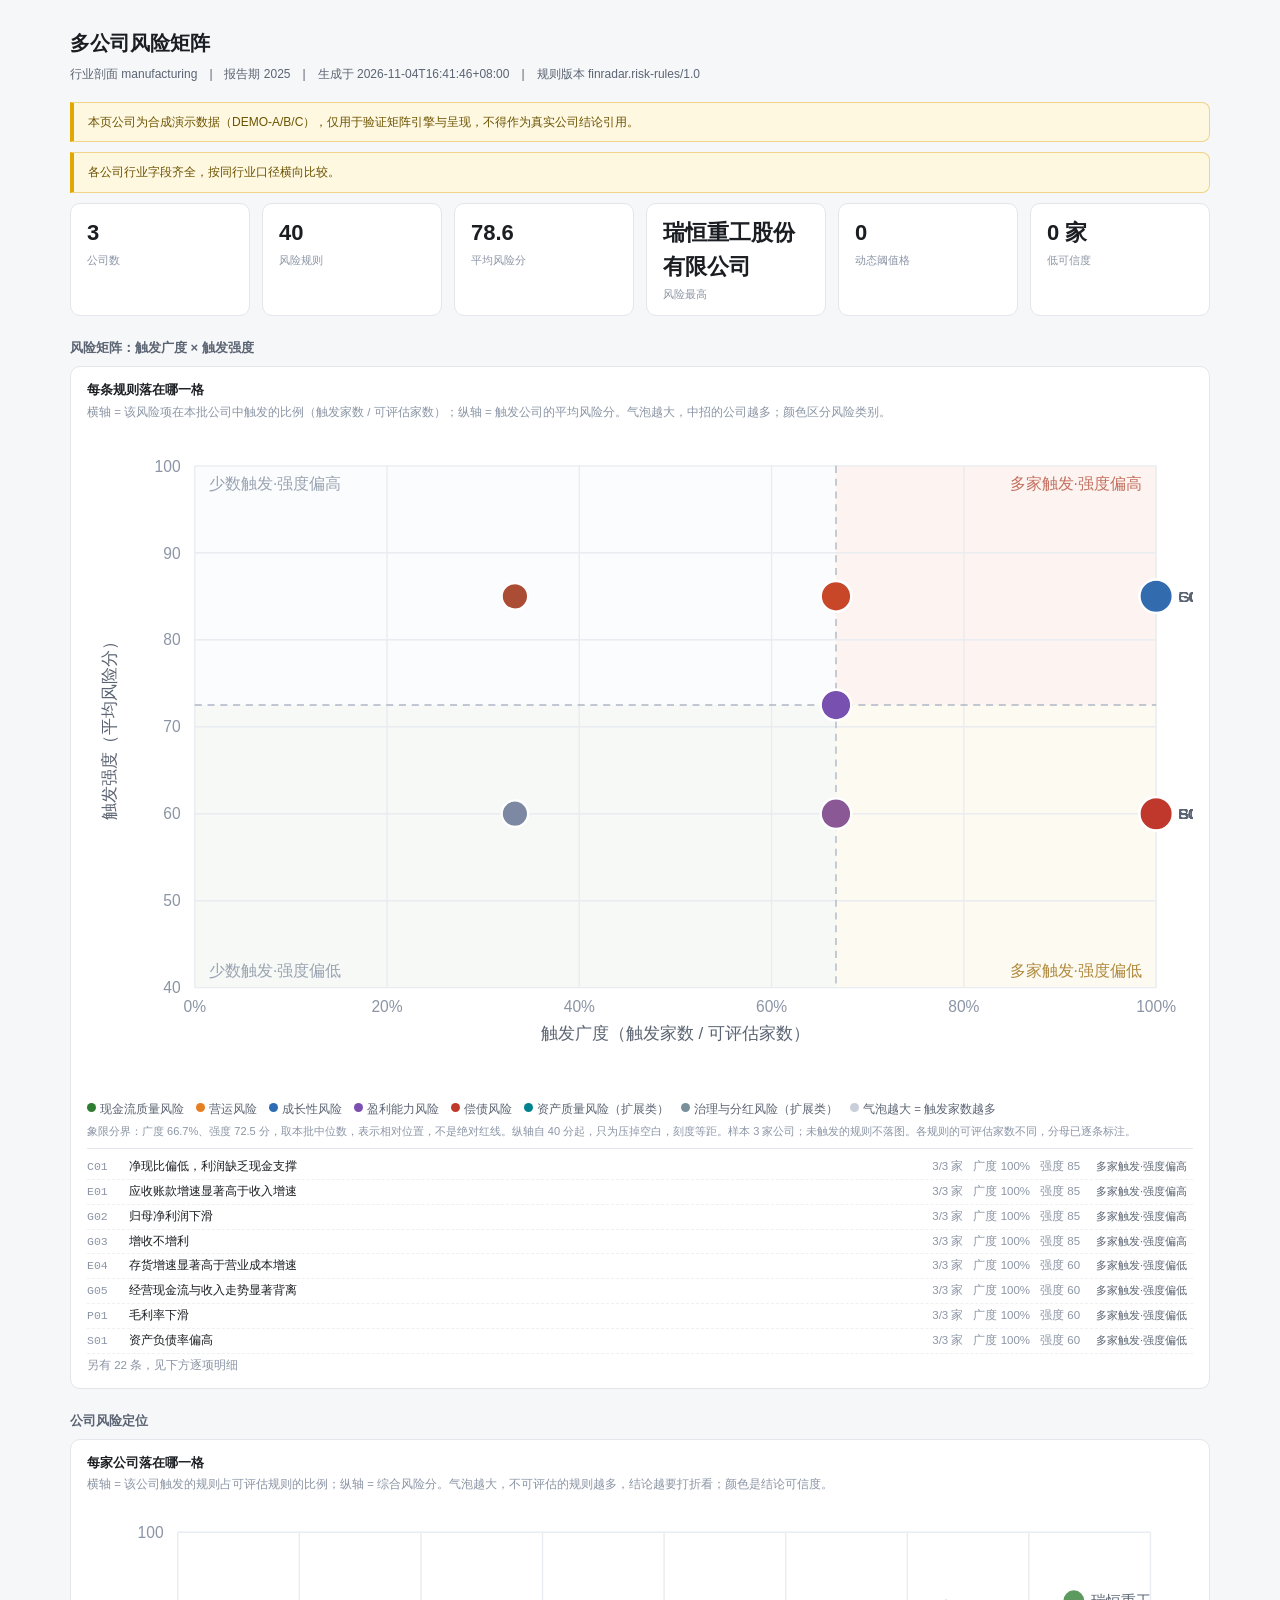
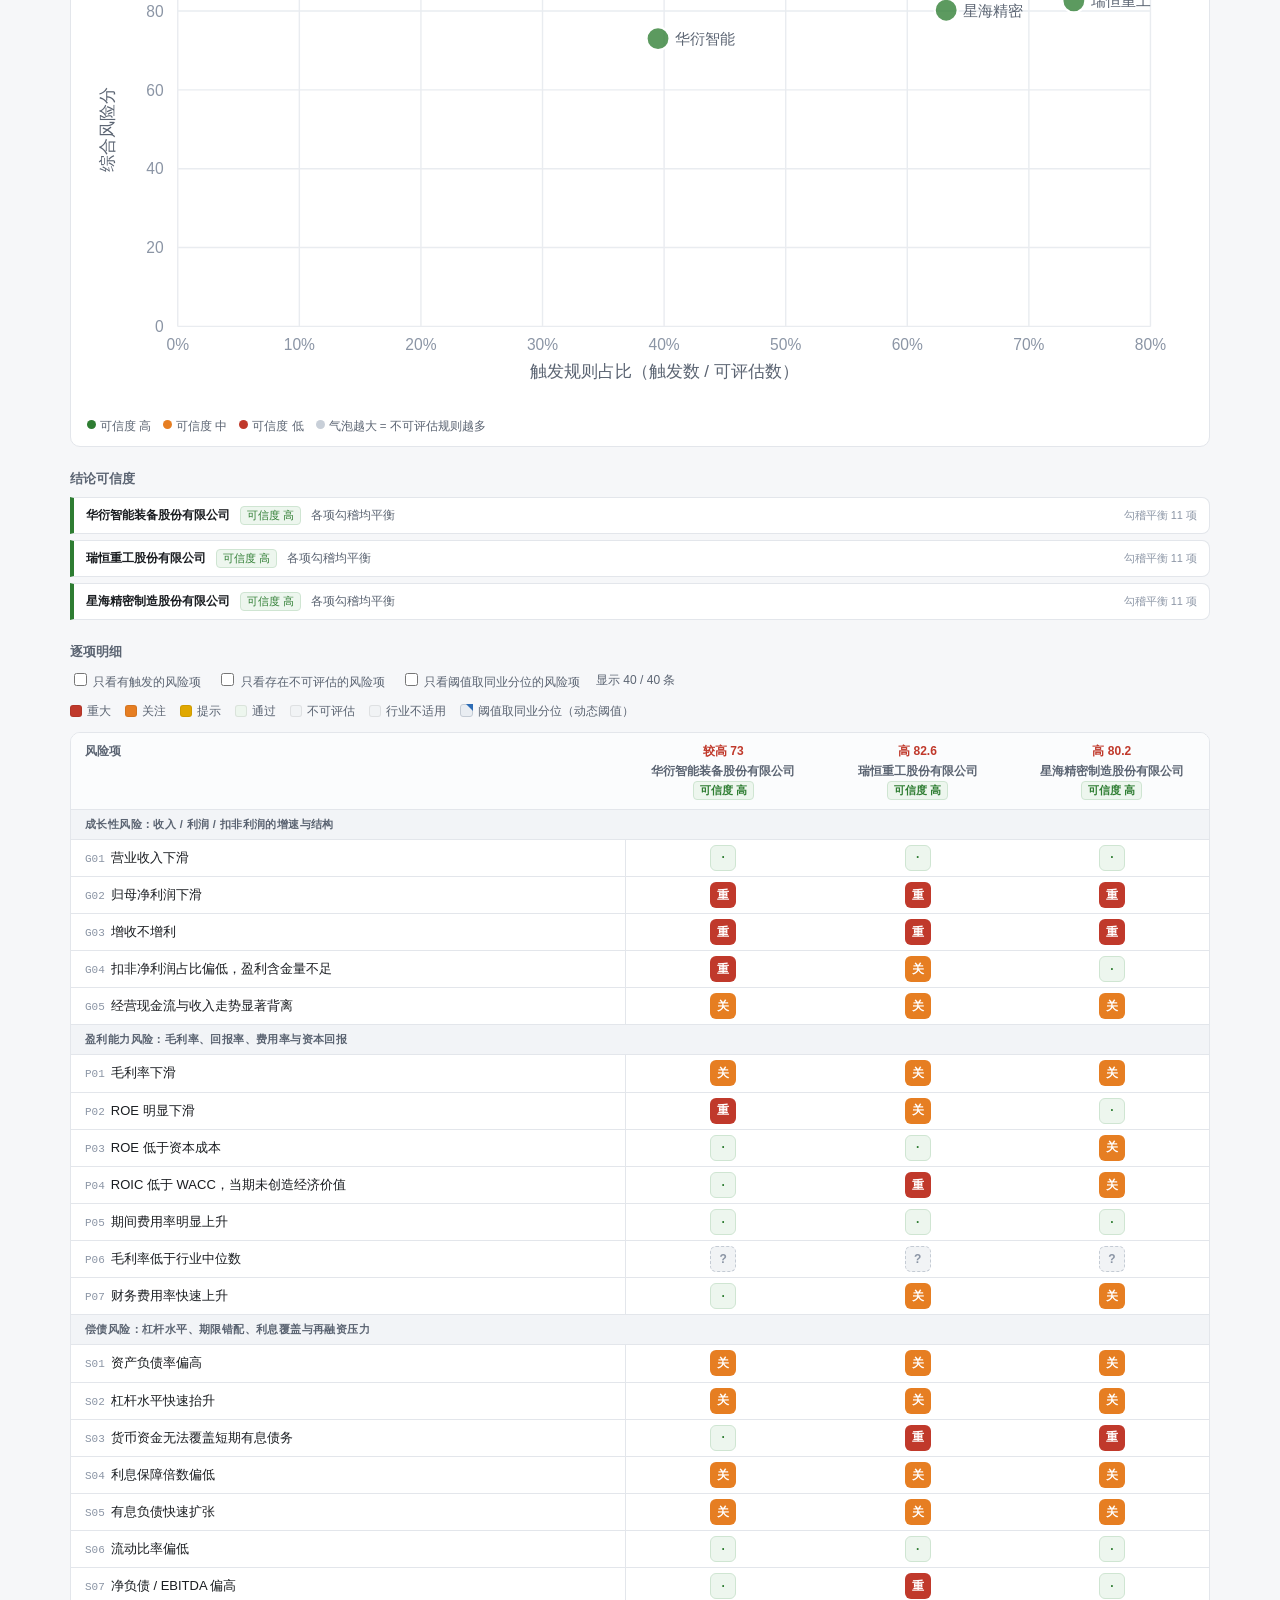
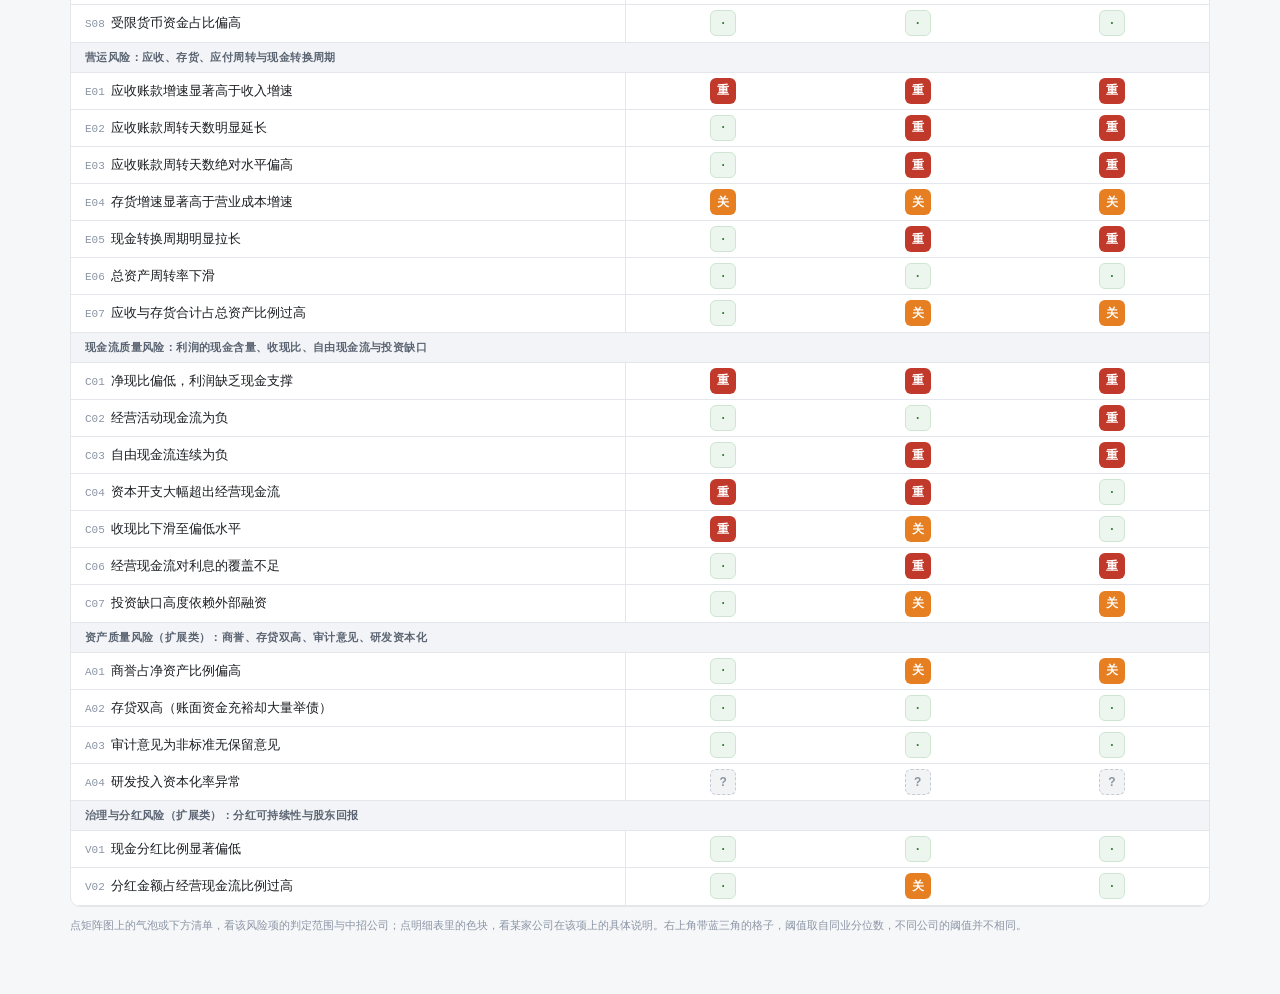
<file: risk-radar/demo/matrix/risk_matrix.html>
<!DOCTYPE html>
<html lang="zh-CN">
<head>
<meta charset="utf-8">
<meta name="viewport" content="width=device-width, initial-scale=1">
<title>多公司风险矩阵 · 制造业（通用档，默认剖面） · 3 家公司</title>
<style>
:root{
  --bg:#F6F7F9; --panel:#FFFFFF; --line:#E3E6EB; --tx:#1A1D21; --tx2:#5B6472; --tx3:#8B95A5;
  --red:#C0392B; --org:#E67E22; --yel:#E0A800; --grn:#2E7D32; --gry:#90A4AE; --blu:#2D6CB5;
  --redbg:#FBEBE9; --orgbg:#FDF1E5; --yelbg:#FCF6E0; --grnbg:#EDF6EE; --grybg:#F1F3F5;
}
*{box-sizing:border-box}
body{margin:0;background:var(--bg);color:var(--tx);
  font-family:-apple-system,BlinkMacSystemFont,"PingFang SC","Microsoft YaHei",sans-serif;
  font-size:13px;line-height:1.55}
.wrap{max-width:1180px;margin:0 auto;padding:28px 20px 60px}
h1{font-size:20px;font-weight:600;margin:0 0 6px}
h2{font-size:13px;font-weight:600;margin:22px 0 8px;color:var(--tx2)}
.sub{color:var(--tx2);font-size:12px;margin-bottom:18px}
.banner{background:#FFF8E1;border:1px solid #F0D48A;border-left:4px solid var(--yel);
  border-radius:0 8px 8px 0;padding:10px 14px;color:#6B5300;font-size:12px;margin-bottom:10px}
.cards{display:flex;gap:12px;flex-wrap:wrap;margin-bottom:16px}
.card{background:var(--panel);border:1px solid var(--line);border-radius:10px;
  padding:12px 16px;min-width:130px;flex:1}
.card .v{font-size:22px;font-weight:600;font-variant-numeric:tabular-nums}
.card .l{color:var(--tx3);font-size:11px;margin-top:2px}

/* 可信度条 */
.relbar{display:flex;flex-direction:column;gap:6px;margin-bottom:16px}
.relrow{background:var(--panel);border:1px solid var(--line);border-left:4px solid var(--gry);
  border-radius:0 8px 8px 0;padding:8px 12px;font-size:12px;display:flex;gap:10px;
  align-items:baseline;flex-wrap:wrap}
.relrow.lv-高{border-left-color:var(--grn)}
.relrow.lv-中{border-left-color:var(--org)}
.relrow.lv-低{border-left-color:var(--red);background:#FFFCFC}
.relrow .nm{font-weight:600}
.relrow .nt{color:var(--tx2);flex:1;min-width:220px}
.relrow .dq{color:var(--tx3);font-size:11px;font-variant-numeric:tabular-nums}
.rchip{display:inline-block;font-size:10.5px;padding:0 6px;border-radius:4px;
  line-height:17px;border:1px solid transparent;white-space:nowrap}
.rchip.lv-高{background:var(--grnbg);color:var(--grn);border-color:#CFE5D2}
.rchip.lv-中{background:var(--orgbg);color:#B35C00;border-color:#F3D6BB}
.rchip.lv-低{background:var(--redbg);color:var(--red);border-color:#F0C4BE}

.toolbar{display:flex;gap:16px;align-items:center;flex-wrap:wrap;margin-bottom:10px;
  color:var(--tx2);font-size:12px}
.toolbar label{cursor:pointer;user-select:none}
.legend{display:flex;gap:14px;flex-wrap:wrap;margin-bottom:12px;font-size:12px;color:var(--tx2)}
.legend i{display:inline-block;width:12px;height:12px;border-radius:3px;margin-right:5px;
  vertical-align:-2px;border:1px solid rgba(0,0,0,.08)}
.legend .pk{position:relative;width:13px;height:13px;background:#E9EDF2;
  border:1px solid #C4CBD4;border-radius:3px}
.legend .pk::after{content:'';position:absolute;top:-1px;right:-1px;width:0;height:0;
  border-top:7px solid var(--blu);border-left:7px solid transparent}

table{border-collapse:separate;border-spacing:0;width:100%;background:var(--panel);
  border:1px solid var(--line);border-radius:10px;overflow:hidden}
th,td{padding:0;border-bottom:1px solid var(--line)}
thead th{position:sticky;top:0;background:#FBFCFD;z-index:2;padding:9px 8px;
  font-size:12px;font-weight:600;text-align:center;color:var(--tx2);vertical-align:top}
thead th.rule{text-align:left;padding-left:14px;width:40%}
thead th.lowrel{background:#FFF7F5;box-shadow:inset 0 -2px 0 #EDC6BF}
tbody td.rule{padding:8px 10px 8px 14px;border-right:1px solid var(--line)}
tbody td.rule .id{font-family:ui-monospace,Menlo,monospace;color:var(--tx3);
  font-size:11px;margin-right:6px}
tr.grp td{background:#F2F4F7;color:var(--tx2);font-size:11px;font-weight:600;
  padding:6px 14px;letter-spacing:.4px}
td.c{text-align:center;width:14%}
td.c.lowrel{background:#FFFCFC}
.cell{display:inline-flex;align-items:center;justify-content:center;width:26px;height:26px;
  border-radius:6px;font-size:12px;font-weight:600;cursor:pointer;transition:transform .08s;
  position:relative}
.cell:hover{transform:scale(1.12)}
.cell.peer::after{content:'';position:absolute;top:0;right:0;width:0;height:0;
  border-top:8px solid var(--blu);border-left:8px solid transparent;border-top-right-radius:6px}
.c-high{background:var(--red);color:#fff}
.c-medium{background:var(--org);color:#fff}
.c-low{background:var(--yel);color:#4A3B00}
.c-passed{background:var(--grnbg);color:var(--grn);border:1px solid #CFE5D2}
.c-na{background:var(--grybg);color:var(--gry);border:1px solid #DFE4E9}
.c-ne{background:var(--grybg);color:var(--tx3);border:1px dashed #C4CBD4}
.co{font-size:11px;color:var(--tx3);font-weight:400;display:block;margin-top:2px}
.co.sc{font-weight:600;font-size:11.5px;color:var(--tx2)}
#detail{position:fixed;left:50%;bottom:24px;transform:translateX(-50%);width:min(700px,92vw);
  background:#1F2328;color:#E8EAED;border-radius:12px;padding:14px 18px;font-size:12.5px;
  box-shadow:0 8px 32px rgba(0,0,0,.28);display:none;z-index:20}
#detail b{color:#fff}
#detail .x{position:absolute;right:12px;top:10px;cursor:pointer;color:#9AA4B2}
#detail .kv{margin-top:7px;color:#9AA4B2}
#detail .kv em{color:#E8EAED;font-style:normal}
.hint{color:var(--tx3);font-size:11px;margin-top:10px}

/* 二维矩阵图 */
.chartcard{background:var(--panel);border:1px solid var(--line);border-radius:10px;
  padding:14px 16px 10px;margin-bottom:14px}
.chartcard .hd{font-size:12.5px;font-weight:600;margin-bottom:2px}
.chartcard .ax{font-size:11.5px;color:var(--tx3);margin-bottom:8px;line-height:1.6}
.chartcard svg{display:block;width:100%;height:auto}
.chartcard .foot{font-size:11px;color:var(--tx3);margin-top:4px}
.clegend{display:flex;gap:12px;flex-wrap:wrap;font-size:11.5px;color:var(--tx2);margin-top:6px}
.clegend i{display:inline-block;width:9px;height:9px;border-radius:50%;margin-right:4px;
  vertical-align:1px}
.ql{margin-top:8px;border-top:1px solid var(--line);padding-top:6px}
.qlr{display:flex;gap:10px;align-items:baseline;font-size:11.5px;color:var(--tx2);
  padding:3px 0;border-bottom:1px dashed #EEF0F3}
.qlr:last-child{border-bottom:0}
.qlr .rid{font-family:ui-monospace,Menlo,monospace;color:var(--tx3);width:32px;flex:none}
.qlr .nm{flex:1;min-width:110px;color:var(--tx);overflow:hidden;text-overflow:ellipsis;
  white-space:nowrap}
.qlr .num{font-variant-numeric:tabular-nums;color:var(--tx3);white-space:nowrap}
.qtag{font-size:10.5px;padding:0 6px;border-radius:4px;line-height:17px;white-space:nowrap;flex:none}
.qtag.q-tr{background:var(--redbg);color:var(--red)}
.qtag.q-tl{background:var(--orgbg);color:#B35C00}
.qtag.q-br{background:var(--yelbg);color:#7A5E00}
.qtag.q-bl{background:var(--grybg);color:var(--tx3)}

@media(max-width:720px){.card{min-width:110px}thead th.rule{width:34%}
  .cell{width:23px;height:23px;font-size:11px}}
</style>
</head>
<body>
<div class="wrap">
  <h1>多公司风险矩阵</h1>
  <div class="sub">行业剖面 manufacturing　|　报告期 2025　|　生成于 2026-11-04T16:41:46+08:00　|　规则版本 finradar.risk-rules/1.0</div>
  <div class="banner">本页公司为合成演示数据（DEMO-A/B/C），仅用于验证矩阵引擎与呈现，不得作为真实公司结论引用。</div>
  <div class="banner" id="cmpnote" style="display:none"></div>

  <div class="cards" id="cards"></div>

  <h2>风险矩阵：触发广度 × 触发强度</h2>
  <div class="chartcard">
    <div class="hd">每条规则落在哪一格</div>
    <div class="ax">横轴 = 该风险项在本批公司中触发的比例（触发家数 / 可评估家数）；纵轴 = 触发公司的平均风险分。气泡越大，中招的公司越多；颜色区分风险类别。</div>
    <svg id="mxchart" viewBox="0 0 780 470" role="img" aria-label="风险矩阵散点图"></svg>
    <div class="clegend" id="mlegend"></div>
    <div class="foot" id="mxnote"></div>
    <div class="ql" id="qlist"></div>
  </div>

  <h2>公司风险定位</h2>
  <div class="chartcard">
    <div class="hd">每家公司落在哪一格</div>
    <div class="ax">横轴 = 该公司触发的规则占可评估规则的比例；纵轴 = 综合风险分。气泡越大，不可评估的规则越多，结论越要打折看；颜色是结论可信度。</div>
    <svg id="cochart" viewBox="0 0 780 360" role="img" aria-label="公司风险定位散点图"></svg>
    <div class="clegend" id="colegend"></div>
  </div>

  <h2>结论可信度</h2>
  <div class="relbar" id="relbar"></div>

  <h2>逐项明细</h2>

  <div class="toolbar">
    <label><input type="checkbox" id="f-trig"> 只看有触发的风险项</label>
    <label><input type="checkbox" id="f-ne"> 只看存在不可评估的风险项</label>
    <label><input type="checkbox" id="f-peer"> 只看阈值取同业分位的风险项</label>
    <span id="cnt"></span>
  </div>

  <div class="legend" id="legend"></div>

  <table>
    <thead><tr id="thead"></tr></thead>
    <tbody id="tbody"></tbody>
  </table>
  <div class="hint">点矩阵图上的气泡或下方清单，看该风险项的判定范围与中招公司；点明细表里的色块，看某家公司在该项上的具体说明。右上角带蓝三角的格子，阈值取自同业分位数，不同公司的阈值并不相同。</div>
</div>

<div id="detail"><span class="x" onclick="document.getElementById('detail').style.display='none'">✕</span><div id="dbody"></div></div>

<script>
const MX = {"schema_version": "finradar.risk-matrix/1.0", "generated_at": "2026-11-04T16:41:46+08:00", "generator": "risk-radar/scripts/build_risk_matrix.py", "rules_version": "finradar.risk-rules/1.0", "industry_profile": {"profile_id": "manufacturing", "label": "制造业（通用档，默认剖面）", "statement_model": "general", "benchmarks_calibrated": false}, "comparability": {"same_industry": true, "industry_values": ["专用设备制造业"], "profile_id": "manufacturing", "periods": ["2025"], "period_consistent": true, "note": "各公司行业字段齐全，按同行业口径横向比较。"}, "companies": [{"key": "DEMO-A", "name": "华衍智能装备股份有限公司", "ticker": "DEMO-A", "period": "2025", "overall_risk_level": "较高", "overall_risk_score": 73.0, "conclusion_reliability": "高", "reliability_note": "各项勾稽均平衡", "data_quality": {"articulation": "balanced", "balanced": 11, "imbalanced": 0, "not_evaluable": 0, "reviews_inherited": 0}, "counts": {"triggered": 15, "high": 8, "medium": 7, "low": 0, "passed": 23, "not_evaluable": 2, "not_applicable": 0}, "top_risks": [{"risk_id": "C01", "risk_name": "净现比偏低，利润缺乏现金支撑", "severity": "high", "severity_tag": "重大", "score": 85.0}, {"risk_id": "C04", "risk_name": "资本开支大幅超出经营现金流", "severity": "high", "severity_tag": "重大", "score": 85.0}, {"risk_id": "C05", "risk_name": "收现比下滑至偏低水平", "severity": "high", "severity_tag": "重大", "score": 85.0}, {"risk_id": "E01", "risk_name": "应收账款增速显著高于收入增速", "severity": "high", "severity_tag": "重大", "score": 85.0}, {"risk_id": "G02", "risk_name": "归母净利润下滑", "severity": "high", "severity_tag": "重大", "score": 85.0}], "source_diag": "../demo/matrix/ratios/company_a.json"}, {"key": "DEMO-B", "name": "瑞恒重工股份有限公司", "ticker": "DEMO-B", "period": "2025", "overall_risk_level": "高", "overall_risk_score": 82.6, "conclusion_reliability": "高", "reliability_note": "各项勾稽均平衡", "data_quality": {"articulation": "balanced", "balanced": 11, "imbalanced": 0, "not_evaluable": 0, "reviews_inherited": 0}, "counts": {"triggered": 28, "high": 13, "medium": 15, "low": 0, "passed": 10, "not_evaluable": 2, "not_applicable": 0}, "top_risks": [{"risk_id": "C01", "risk_name": "净现比偏低，利润缺乏现金支撑", "severity": "high", "severity_tag": "重大", "score": 85.0}, {"risk_id": "C03", "risk_name": "自由现金流连续为负", "severity": "high", "severity_tag": "重大", "score": 85.0}, {"risk_id": "C04", "risk_name": "资本开支大幅超出经营现金流", "severity": "high", "severity_tag": "重大", "score": 85.0}, {"risk_id": "C06", "risk_name": "经营现金流对利息的覆盖不足", "severity": "high", "severity_tag": "重大", "score": 85.0}, {"risk_id": "E01", "risk_name": "应收账款增速显著高于收入增速", "severity": "high", "severity_tag": "重大", "score": 85.0}], "source_diag": "../demo/matrix/ratios/company_b.json"}, {"key": "DEMO-C", "name": "星海精密制造股份有限公司", "ticker": "DEMO-C", "period": "2025", "overall_risk_level": "高", "overall_risk_score": 80.2, "conclusion_reliability": "高", "reliability_note": "各项勾稽均平衡", "data_quality": {"articulation": "balanced", "balanced": 11, "imbalanced": 0, "not_evaluable": 0, "reviews_inherited": 0}, "counts": {"triggered": 24, "high": 11, "medium": 13, "low": 0, "passed": 14, "not_evaluable": 2, "not_applicable": 0}, "top_risks": [{"risk_id": "C01", "risk_name": "净现比偏低，利润缺乏现金支撑", "severity": "high", "severity_tag": "重大", "score": 85.0}, {"risk_id": "C02", "risk_name": "经营活动现金流为负", "severity": "high", "severity_tag": "重大", "score": 85.0}, {"risk_id": "C03", "risk_name": "自由现金流连续为负", "severity": "high", "severity_tag": "重大", "score": 85.0}, {"risk_id": "C06", "risk_name": "经营现金流对利息的覆盖不足", "severity": "high", "severity_tag": "重大", "score": 85.0}, {"risk_id": "E01", "risk_name": "应收账款增速显著高于收入增速", "severity": "high", "severity_tag": "重大", "score": 85.0}], "source_diag": "../demo/matrix/ratios/company_c.json"}], "rules": [{"risk_id": "G01", "risk_name": "营业收入下滑", "category": "growth", "category_label": "成长性风险：收入 / 利润 / 扣非利润的增速与结构", "severity": null}, {"risk_id": "G02", "risk_name": "归母净利润下滑", "category": "growth", "category_label": "成长性风险：收入 / 利润 / 扣非利润的增速与结构", "severity": "high"}, {"risk_id": "G03", "risk_name": "增收不增利", "category": "growth", "category_label": "成长性风险：收入 / 利润 / 扣非利润的增速与结构", "severity": "high"}, {"risk_id": "G04", "risk_name": "扣非净利润占比偏低，盈利含金量不足", "category": "growth", "category_label": "成长性风险：收入 / 利润 / 扣非利润的增速与结构", "severity": "high"}, {"risk_id": "G05", "risk_name": "经营现金流与收入走势显著背离", "category": "growth", "category_label": "成长性风险：收入 / 利润 / 扣非利润的增速与结构", "severity": "medium"}, {"risk_id": "P01", "risk_name": "毛利率下滑", "category": "profitability", "category_label": "盈利能力风险：毛利率、回报率、费用率与资本回报", "severity": "medium"}, {"risk_id": "P02", "risk_name": "ROE 明显下滑", "category": "profitability", "category_label": "盈利能力风险：毛利率、回报率、费用率与资本回报", "severity": "high"}, {"risk_id": "P03", "risk_name": "ROE 低于资本成本", "category": "profitability", "category_label": "盈利能力风险：毛利率、回报率、费用率与资本回报", "severity": null}, {"risk_id": "P04", "risk_name": "ROIC 低于 WACC，当期未创造经济价值", "category": "profitability", "category_label": "盈利能力风险：毛利率、回报率、费用率与资本回报", "severity": null}, {"risk_id": "P05", "risk_name": "期间费用率明显上升", "category": "profitability", "category_label": "盈利能力风险：毛利率、回报率、费用率与资本回报", "severity": null}, {"risk_id": "P06", "risk_name": "毛利率低于行业中位数", "category": "profitability", "category_label": "盈利能力风险：毛利率、回报率、费用率与资本回报", "severity": null}, {"risk_id": "P07", "risk_name": "财务费用率快速上升", "category": "profitability", "category_label": "盈利能力风险：毛利率、回报率、费用率与资本回报", "severity": null}, {"risk_id": "S01", "risk_name": "资产负债率偏高", "category": "solvency", "category_label": "偿债风险：杠杆水平、期限错配、利息覆盖与再融资压力", "severity": "medium"}, {"risk_id": "S02", "risk_name": "杠杆水平快速抬升", "category": "solvency", "category_label": "偿债风险：杠杆水平、期限错配、利息覆盖与再融资压力", "severity": "medium"}, {"risk_id": "S03", "risk_name": "货币资金无法覆盖短期有息债务", "category": "solvency", "category_label": "偿债风险：杠杆水平、期限错配、利息覆盖与再融资压力", "severity": null}, {"risk_id": "S04", "risk_name": "利息保障倍数偏低", "category": "solvency", "category_label": "偿债风险：杠杆水平、期限错配、利息覆盖与再融资压力", "severity": "medium"}, {"risk_id": "S05", "risk_name": "有息负债快速扩张", "category": "solvency", "category_label": "偿债风险：杠杆水平、期限错配、利息覆盖与再融资压力", "severity": "medium"}, {"risk_id": "S06", "risk_name": "流动比率偏低", "category": "solvency", "category_label": "偿债风险：杠杆水平、期限错配、利息覆盖与再融资压力", "severity": null}, {"risk_id": "S07", "risk_name": "净负债 / EBITDA 偏高", "category": "solvency", "category_label": "偿债风险：杠杆水平、期限错配、利息覆盖与再融资压力", "severity": null}, {"risk_id": "S08", "risk_name": "受限货币资金占比偏高", "category": "solvency", "category_label": "偿债风险：杠杆水平、期限错配、利息覆盖与再融资压力", "severity": null}, {"risk_id": "E01", "risk_name": "应收账款增速显著高于收入增速", "category": "efficiency", "category_label": "营运风险：应收、存货、应付周转与现金转换周期", "severity": "high"}, {"risk_id": "E02", "risk_name": "应收账款周转天数明显延长", "category": "efficiency", "category_label": "营运风险：应收、存货、应付周转与现金转换周期", "severity": null}, {"risk_id": "E03", "risk_name": "应收账款周转天数绝对水平偏高", "category": "efficiency", "category_label": "营运风险：应收、存货、应付周转与现金转换周期", "severity": null}, {"risk_id": "E04", "risk_name": "存货增速显著高于营业成本增速", "category": "efficiency", "category_label": "营运风险：应收、存货、应付周转与现金转换周期", "severity": "medium"}, {"risk_id": "E05", "risk_name": "现金转换周期明显拉长", "category": "efficiency", "category_label": "营运风险：应收、存货、应付周转与现金转换周期", "severity": null}, {"risk_id": "E06", "risk_name": "总资产周转率下滑", "category": "efficiency", "category_label": "营运风险：应收、存货、应付周转与现金转换周期", "severity": null}, {"risk_id": "E07", "risk_name": "应收与存货合计占总资产比例过高", "category": "efficiency", "category_label": "营运风险：应收、存货、应付周转与现金转换周期", "severity": null}, {"risk_id": "C01", "risk_name": "净现比偏低，利润缺乏现金支撑", "category": "cashflow_quality", "category_label": "现金流质量风险：利润的现金含量、收现比、自由现金流与投资缺口", "severity": "high"}, {"risk_id": "C02", "risk_name": "经营活动现金流为负", "category": "cashflow_quality", "category_label": "现金流质量风险：利润的现金含量、收现比、自由现金流与投资缺口", "severity": null}, {"risk_id": "C03", "risk_name": "自由现金流连续为负", "category": "cashflow_quality", "category_label": "现金流质量风险：利润的现金含量、收现比、自由现金流与投资缺口", "severity": null}, {"risk_id": "C04", "risk_name": "资本开支大幅超出经营现金流", "category": "cashflow_quality", "category_label": "现金流质量风险：利润的现金含量、收现比、自由现金流与投资缺口", "severity": "high"}, {"risk_id": "C05", "risk_name": "收现比下滑至偏低水平", "category": "cashflow_quality", "category_label": "现金流质量风险：利润的现金含量、收现比、自由现金流与投资缺口", "severity": "high"}, {"risk_id": "C06", "risk_name": "经营现金流对利息的覆盖不足", "category": "cashflow_quality", "category_label": "现金流质量风险：利润的现金含量、收现比、自由现金流与投资缺口", "severity": null}, {"risk_id": "C07", "risk_name": "投资缺口高度依赖外部融资", "category": "cashflow_quality", "category_label": "现金流质量风险：利润的现金含量、收现比、自由现金流与投资缺口", "severity": null}, {"risk_id": "A01", "risk_name": "商誉占净资产比例偏高", "category": "asset_quality", "category_label": "资产质量风险（扩展类）：商誉、存贷双高、审计意见、研发资本化", "severity": null}, {"risk_id": "A02", "risk_name": "存贷双高（账面资金充裕却大量举债）", "category": "asset_quality", "category_label": "资产质量风险（扩展类）：商誉、存贷双高、审计意见、研发资本化", "severity": null}, {"risk_id": "A03", "risk_name": "审计意见为非标准无保留意见", "category": "asset_quality", "category_label": "资产质量风险（扩展类）：商誉、存贷双高、审计意见、研发资本化", "severity": null}, {"risk_id": "A04", "risk_name": "研发投入资本化率异常", "category": "asset_quality", "category_label": "资产质量风险（扩展类）：商誉、存贷双高、审计意见、研发资本化", "severity": null}, {"risk_id": "V01", "risk_name": "现金分红比例显著偏低", "category": "governance", "category_label": "治理与分红风险（扩展类）：分红可持续性与股东回报", "severity": null}, {"risk_id": "V02", "risk_name": "分红金额占经营现金流比例过高", "category": "governance", "category_label": "治理与分红风险（扩展类）：分红可持续性与股东回报", "severity": null}], "matrix": {"DEMO-A": {"G01": {"status": "passed", "severity": null, "severity_tag": null, "score": null, "explanation": "规则已执行，条件不成立，本项无异常。", "threshold_value": 0, "threshold_source": "fixed", "peer_sample_n": 0}, "G02": {"status": "triggered", "severity": "high", "severity_tag": "重大", "score": 85.0, "explanation": "归母净利润同比增长 -26.9%。结合杜邦分解，本期 ROE 变动 -7.5 个百分点，其中净利率贡献 -8.28 个百分点。", "threshold_value": 0, "threshold_source": "fixed", "peer_sample_n": 0, "trigger_values": {"net_income_parent_growth": -0.268709}}, "G03": {"status": "triggered", "severity": "high", "severity_tag": "重大", "score": 85.0, "explanation": "营业收入增长 14.4%，但归母净利润增长 -26.9%，剪刀差达 41.3 个百分点。收入扩张没有转化为利润，通常指向毛利率下行、费用前置投放或减值计提。", "threshold_value": 0.2, "threshold_source": "fixed", "peer_sample_n": 0, "trigger_values": {"revenue_growth": 0.144128, "profit_revenue_scissors": 0.412838}}, "G04": {"status": "triggered", "severity": "high", "severity_tag": "重大", "score": 85.0, "explanation": "扣非净利润 48.1% 归母净利润，即约 51.9% 的利润来自非经常性损益（政府补助、资产处置、公允价值变动等）。这类收益不具备持续性。", "threshold_value": 0.9, "threshold_source": "fixed", "peer_sample_n": 0, "trigger_values": {"deducted_to_parent": 0.480788}}, "G05": {"status": "triggered", "severity": "medium", "severity_tag": "关注", "score": 60.0, "explanation": "收入增长 14.4%，但经营活动现金流净额同比变动 -60.6%。收入在增长而现金在流出，是营运资金被大量占用的典型特征。", "threshold_value": -0.3, "threshold_source": "fixed", "peer_sample_n": 0, "trigger_values": {"ocf_growth": -0.606354, "revenue_growth": 0.144128}}, "P01": {"status": "triggered", "severity": "medium", "severity_tag": "关注", "score": 60.0, "explanation": "毛利率由 32.09% 降至 29.78%，下降 -2.31 个百分点；同期营业成本增速 18.3% 高于收入增速 14.4%。", "threshold_value": -0.02, "threshold_source": "fixed", "peer_sample_n": 0, "trigger_values": {"gross_margin_delta": -0.023081}}, "P02": {"status": "triggered", "severity": "high", "severity_tag": "重大", "score": 85.0, "explanation": "ROE 由 22.96% 降至 15.44%。杜邦归因：净利率贡献 -8.28pp、总资产周转贡献 0.04pp、权益乘数贡献 0.72pp。", "threshold_value": -0.03, "threshold_source": "fixed", "peer_sample_n": 0, "trigger_values": {"roe_delta": -0.075196}}, "P03": {"status": "passed", "severity": null, "severity_tag": null, "score": null, "explanation": "规则已执行，条件不成立，本项无异常。", "threshold_value": "wacc", "threshold_source": "fixed", "peer_sample_n": 0}, "P04": {"status": "passed", "severity": null, "severity_tag": null, "score": null, "explanation": "规则已执行，条件不成立，本项无异常。", "threshold_value": 0, "threshold_source": "fixed", "peer_sample_n": 0}, "P05": {"status": "passed", "severity": null, "severity_tag": null, "score": null, "explanation": "规则已执行，条件不成立，本项无异常。", "threshold_value": 0.02, "threshold_source": "fixed", "peer_sample_n": 0}, "P06": {"status": "not_evaluable", "severity": null, "severity_tag": null, "score": null, "explanation": "无法判定：表达式引用的变量缺失（industry_gross_margin_benchmark），已转人工核验，不做'无风险'假设。", "threshold_value": "industry_gross_margin_benchmark", "threshold_source": "fixed", "peer_sample_n": 0}, "P07": {"status": "passed", "severity": null, "severity_tag": null, "score": null, "explanation": "规则已执行，条件不成立，本项无异常。", "threshold_value": 0.005, "threshold_source": "fixed", "peer_sample_n": 0}, "S01": {"status": "triggered", "severity": "medium", "severity_tag": "关注", "score": 60.0, "explanation": "资产负债率 61.90%，较上期 55.10% 上升 6.80 个百分点。", "threshold_value": 0.6, "threshold_source": "fixed", "peer_sample_n": 0, "trigger_values": {"debt_to_assets": 0.619048}}, "S02": {"status": "triggered", "severity": "medium", "severity_tag": "关注", "score": 60.0, "explanation": "资产负债率一年内上升 6.80 个百分点，有息负债增速 39.2%，净负债由 -15.68 亿元增至 -3.66 亿元。", "threshold_value": 0.05, "threshold_source": "fixed", "peer_sample_n": 0, "trigger_values": {"debt_to_assets_delta": 0.068027}}, "S03": {"status": "passed", "severity": null, "severity_tag": null, "score": null, "explanation": "规则已执行，条件不成立，本项无异常。", "threshold_value": 1.5, "threshold_source": "fixed", "peer_sample_n": 0}, "S04": {"status": "triggered", "severity": "medium", "severity_tag": "关注", "score": 60.0, "explanation": "利息保障倍数由 9.94 倍降至 5.16 倍（EBIT 10.57 亿元 / 利息费用 2.05 亿元）。", "threshold_value": 6, "threshold_source": "fixed", "peer_sample_n": 0, "trigger_values": {"interest_coverage": 5.156098}}, "S05": {"status": "triggered", "severity": "medium", "severity_tag": "关注", "score": 60.0, "explanation": "有息负债由 24.85 亿元增至 34.60 亿元，增速 39.2%，有息负债占总资产 15.8%。", "threshold_value": 0.3, "threshold_source": "fixed", "peer_sample_n": 0, "trigger_values": {"interest_bearing_debt_growth": 0.392354}}, "S06": {"status": "passed", "severity": null, "severity_tag": null, "score": null, "explanation": "规则已执行，条件不成立，本项无异常。", "threshold_value": 1.2, "threshold_source": "fixed", "peer_sample_n": 0}, "S07": {"status": "passed", "severity": null, "severity_tag": null, "score": null, "explanation": "规则已执行，条件不成立，本项无异常。", "threshold_value": 3, "threshold_source": "fixed", "peer_sample_n": 0}, "S08": {"status": "passed", "severity": null, "severity_tag": null, "score": null, "explanation": "规则已执行，条件不成立，本项无异常。", "threshold_value": 0.3, "threshold_source": "fixed", "peer_sample_n": 0}, "E01": {"status": "triggered", "severity": "high", "severity_tag": "重大", "score": 85.0, "explanation": "应收账款同比增长 41.5%，收入增长 14.4%，差额 27.1 个百分点。应收账款周转天数由 70.7 天升至 79.8 天，延长 9.1 天。", "threshold_value": 0.05, "threshold_source": "fixed", "peer_sample_n": 0, "trigger_values": {"accounts_receivable_growth": 0.415049, "revenue_growth": 0.144128}}, "E02": {"status": "passed", "severity": null, "severity_tag": null, "score": null, "explanation": "规则已执行，条件不成立，本项无异常。", "threshold_value": 15, "threshold_source": "fixed", "peer_sample_n": 0}, "E03": {"status": "passed", "severity": null, "severity_tag": null, "score": null, "explanation": "规则已执行，条件不成立，本项无异常。", "threshold_value": 120, "threshold_source": "fixed", "peer_sample_n": 0}, "E04": {"status": "triggered", "severity": "medium", "severity_tag": "关注", "score": 60.0, "explanation": "存货同比增长 34.2%，高于营业成本增速 18.3% 约 15.9 个百分点；存货周转天数 91.1 天。", "threshold_value": 0.1, "threshold_source": "fixed", "peer_sample_n": 0, "trigger_values": {"inventory_growth": 0.342373, "cost_of_revenue_growth": 0.183014}}, "E05": {"status": "passed", "severity": null, "severity_tag": null, "score": null, "explanation": "规则已执行，条件不成立，本项无异常。", "threshold_value": 20, "threshold_source": "fixed", "peer_sample_n": 0}, "E06": {"status": "passed", "severity": null, "severity_tag": null, "score": null, "explanation": "规则已执行，条件不成立，本项无异常。", "threshold_value": -0.1, "threshold_source": "fixed", "peer_sample_n": 0}, "E07": {"status": "passed", "severity": null, "severity_tag": null, "score": null, "explanation": "规则已执行，条件不成立，本项无异常。", "threshold_value": 0.4, "threshold_source": "fixed", "peer_sample_n": 0}, "C01": {"status": "triggered", "severity": "high", "severity_tag": "重大", "score": 85.0, "explanation": "经营现金流净额 6.27 亿元，归母净利润 10.36 亿元，净现比仅 0.61（上期 1.12）。利润与现金的缺口为 -4.09 亿元。", "threshold_value": 1.0, "threshold_source": "fixed", "peer_sample_n": 0, "trigger_values": {"ocf_to_net_income_parent": 0.605329}}, "C02": {"status": "passed", "severity": null, "severity_tag": null, "score": null, "explanation": "规则已执行，条件不成立，本项无异常。", "threshold_value": 0, "threshold_source": "fixed", "peer_sample_n": 0}, "C03": {"status": "passed", "severity": null, "severity_tag": null, "score": null, "explanation": "规则已执行，条件不成立，本项无异常。", "threshold_value": 0, "threshold_source": "fixed", "peer_sample_n": 0}, "C04": {"status": "triggered", "severity": "high", "severity_tag": "重大", "score": 85.0, "explanation": "资本开支 16.80 亿元，为经营现金流 6.27 亿元的 2.68 倍，投资缺口依赖外部融资填补（筹资活动净流入 2.62 亿元）。", "threshold_value": 1.0, "threshold_source": "fixed", "peer_sample_n": 0, "trigger_values": {"capex_to_ocf": 2.679426}}, "C05": {"status": "triggered", "severity": "high", "severity_tag": "重大", "score": 85.0, "explanation": "收现比由 84.0% 降至 76.5%，每 1 元收入实际收回现金 0.77 元。", "threshold_value": 0.9, "threshold_source": "fixed", "peer_sample_n": 0, "trigger_values": {"sales_cash_ratio": 0.765434}}, "C06": {"status": "passed", "severity": null, "severity_tag": null, "score": null, "explanation": "规则已执行，条件不成立，本项无异常。", "threshold_value": 2.0, "threshold_source": "fixed", "peer_sample_n": 0}, "C07": {"status": "passed", "severity": null, "severity_tag": null, "score": null, "explanation": "规则已执行，条件不成立，本项无异常。", "threshold_value": 0.5, "threshold_source": "fixed", "peer_sample_n": 0}, "A01": {"status": "passed", "severity": null, "severity_tag": null, "score": null, "explanation": "规则已执行，条件不成立，本项无异常。", "threshold_value": 0.2, "threshold_source": "fixed", "peer_sample_n": 0}, "A02": {"status": "passed", "severity": null, "severity_tag": null, "score": null, "explanation": "规则已执行，条件不成立，本项无异常。", "threshold_value": "composite", "threshold_source": "fixed", "peer_sample_n": 0}, "A03": {"status": "passed", "severity": null, "severity_tag": null, "score": null, "explanation": "规则已执行，条件不成立，本项无异常。", "threshold_value": 0, "threshold_source": "fixed", "peer_sample_n": 0}, "A04": {"status": "not_evaluable", "severity": null, "severity_tag": null, "score": null, "explanation": "无法判定：表达式引用的变量缺失（rd_capitalization_ratio），已转人工核验，不做'无风险'假设。", "threshold_value": 0.3, "threshold_source": "fixed", "peer_sample_n": 0}, "V01": {"status": "passed", "severity": null, "severity_tag": null, "score": null, "explanation": "规则已执行，条件不成立，本项无异常。", "threshold_value": 0.1, "threshold_source": "fixed", "peer_sample_n": 0}, "V02": {"status": "passed", "severity": null, "severity_tag": null, "score": null, "explanation": "规则已执行，条件不成立，本项无异常。", "threshold_value": 0.6, "threshold_source": "fixed", "peer_sample_n": 0}}, "DEMO-B": {"G01": {"status": "passed", "severity": null, "severity_tag": null, "score": null, "explanation": "规则已执行，条件不成立，本项无异常。", "threshold_value": 0, "threshold_source": "fixed", "peer_sample_n": 0}, "G02": {"status": "triggered", "severity": "high", "severity_tag": "重大", "score": 85.0, "explanation": "归母净利润同比增长 -26.3%。结合杜邦分解，本期 ROE 变动 -4.5 个百分点，其中净利率贡献 -4.98 个百分点。", "threshold_value": 0, "threshold_source": "fixed", "peer_sample_n": 0, "trigger_values": {"net_income_parent_growth": -0.263341}}, "G03": {"status": "triggered", "severity": "high", "severity_tag": "重大", "score": 85.0, "explanation": "营业收入增长 14.4%，但归母净利润增长 -26.3%，剪刀差达 40.7 个百分点。收入扩张没有转化为利润，通常指向毛利率下行、费用前置投放或减值计提。", "threshold_value": 0.2, "threshold_source": "fixed", "peer_sample_n": 0, "trigger_values": {"revenue_growth": 0.144128, "profit_revenue_scissors": 0.407469}}, "G04": {"status": "triggered", "severity": "medium", "severity_tag": "关注", "score": 60.0, "explanation": "扣非净利润 78.4% 归母净利润，即约 21.6% 的利润来自非经常性损益（政府补助、资产处置、公允价值变动等）。这类收益不具备持续性。", "threshold_value": 0.9, "threshold_source": "fixed", "peer_sample_n": 0, "trigger_values": {"deducted_to_parent": 0.784252}}, "G05": {"status": "triggered", "severity": "medium", "severity_tag": "关注", "score": 60.0, "explanation": "收入增长 14.4%，但经营活动现金流净额同比变动 -60.6%。收入在增长而现金在流出，是营运资金被大量占用的典型特征。", "threshold_value": -0.3, "threshold_source": "fixed", "peer_sample_n": 0, "trigger_values": {"ocf_growth": -0.606354, "revenue_growth": 0.144128}}, "P01": {"status": "triggered", "severity": "medium", "severity_tag": "关注", "score": 60.0, "explanation": "毛利率由 25.62% 降至 23.09%，下降 -2.53 个百分点；同期营业成本增速 18.3% 高于收入增速 14.4%。", "threshold_value": -0.02, "threshold_source": "fixed", "peer_sample_n": 0, "trigger_values": {"gross_margin_delta": -0.025279}}, "P02": {"status": "triggered", "severity": "medium", "severity_tag": "关注", "score": 60.0, "explanation": "ROE 由 13.97% 降至 9.46%。杜邦归因：净利率贡献 -4.98pp、总资产周转贡献 0.03pp、权益乘数贡献 0.44pp。", "threshold_value": -0.03, "threshold_source": "fixed", "peer_sample_n": 0, "trigger_values": {"roe_delta": -0.045073}}, "P03": {"status": "passed", "severity": null, "severity_tag": null, "score": null, "explanation": "规则已执行，条件不成立，本项无异常。", "threshold_value": "wacc", "threshold_source": "fixed", "peer_sample_n": 0}, "P04": {"status": "triggered", "severity": "high", "severity_tag": "重大", "score": 85.0, "explanation": "ROIC 为 4.86%，低于 WACC 8.50%，差额 -3.64 个百分点。当期投入资本未能创造经济利润，扩张规模反而在摊薄价值。", "threshold_value": 0, "threshold_source": "fixed", "peer_sample_n": 0, "trigger_values": {"roic_minus_wacc": -0.036366}}, "P05": {"status": "passed", "severity": null, "severity_tag": null, "score": null, "explanation": "规则已执行，条件不成立，本项无异常。", "threshold_value": 0.02, "threshold_source": "fixed", "peer_sample_n": 0}, "P06": {"status": "not_evaluable", "severity": null, "severity_tag": null, "score": null, "explanation": "无法判定：表达式引用的变量缺失（industry_gross_margin_benchmark），已转人工核验，不做'无风险'假设。", "threshold_value": "industry_gross_margin_benchmark", "threshold_source": "fixed", "peer_sample_n": 0}, "P07": {"status": "triggered", "severity": "medium", "severity_tag": "关注", "score": 60.0, "explanation": "财务费用率由 1.14% 升至 1.67%，上升 0.53 个百分点，与有息负债扩张（增速 40.5%）相互印证。", "threshold_value": 0.005, "threshold_source": "fixed", "peer_sample_n": 0, "trigger_values": {"finance_expense_ratio_delta": 0.005331}}, "S01": {"status": "triggered", "severity": "medium", "severity_tag": "关注", "score": 60.0, "explanation": "资产负债率 61.90%，较上期 55.10% 上升 6.80 个百分点。", "threshold_value": 0.6, "threshold_source": "fixed", "peer_sample_n": 0, "trigger_values": {"debt_to_assets": 0.619048}}, "S02": {"status": "triggered", "severity": "medium", "severity_tag": "关注", "score": 60.0, "explanation": "资产负债率一年内上升 6.80 个百分点，有息负债增速 40.5%，净负债由 59.66 亿元增至 102.45 亿元。", "threshold_value": 0.05, "threshold_source": "fixed", "peer_sample_n": 0, "trigger_values": {"debt_to_assets_delta": 0.068027}}, "S03": {"status": "triggered", "severity": "high", "severity_tag": "重大", "score": 85.0, "explanation": "货币资金 32.27 亿元，短期有息债务合计 73.16 亿元，覆盖倍数仅 0.44 倍，存在期限错配。", "threshold_value": 1.5, "threshold_source": "fixed", "peer_sample_n": 0, "trigger_values": {"cash_to_short_term_debt": 0.441081}}, "S04": {"status": "triggered", "severity": "medium", "severity_tag": "关注", "score": 60.0, "explanation": "利息保障倍数由 9.94 倍降至 5.16 倍（EBIT 10.57 亿元 / 利息费用 2.05 亿元）。", "threshold_value": 6, "threshold_source": "fixed", "peer_sample_n": 0, "trigger_values": {"interest_coverage": 5.156098}}, "S05": {"status": "triggered", "severity": "medium", "severity_tag": "关注", "score": 60.0, "explanation": "有息负债由 95.86 亿元增至 134.72 亿元，增速 40.5%，有息负债占总资产 61.7%。", "threshold_value": 0.3, "threshold_source": "fixed", "peer_sample_n": 0, "trigger_values": {"interest_bearing_debt_growth": 0.405383}}, "S06": {"status": "passed", "severity": null, "severity_tag": null, "score": null, "explanation": "规则已执行，条件不成立，本项无异常。", "threshold_value": 1.2, "threshold_source": "fixed", "peer_sample_n": 0}, "S07": {"status": "triggered", "severity": "high", "severity_tag": "重大", "score": 85.0, "explanation": "净负债 / EBITDA 为 5.13 倍（上期 2.88 倍），按当前盈利水平需约 5.1 年才能还清净负债。", "threshold_value": 3, "threshold_source": "fixed", "peer_sample_n": 0, "trigger_values": {"net_debt_to_ebitda": 5.13022}}, "S08": {"status": "passed", "severity": null, "severity_tag": null, "score": null, "explanation": "规则已执行，条件不成立，本项无异常。", "threshold_value": 0.3, "threshold_source": "fixed", "peer_sample_n": 0}, "E01": {"status": "triggered", "severity": "high", "severity_tag": "重大", "score": 85.0, "explanation": "应收账款同比增长 41.5%，收入增长 14.4%，差额 27.1 个百分点。应收账款周转天数由 250.0 天升至 282.4 天，延长 32.4 天。", "threshold_value": 0.05, "threshold_source": "fixed", "peer_sample_n": 0, "trigger_values": {"accounts_receivable_growth": 0.415049, "revenue_growth": 0.144128}}, "E02": {"status": "triggered", "severity": "high", "severity_tag": "重大", "score": 85.0, "explanation": "应收账款周转天数（DSO）由 250.0 天升至 282.4 天，延长 32.4 天，回款速度放缓。", "threshold_value": 15, "threshold_source": "fixed", "peer_sample_n": 0, "trigger_values": {"dso_delta": 32.362203}}, "E03": {"status": "triggered", "severity": "high", "severity_tag": "重大", "score": 85.0, "explanation": "应收账款周转天数达 282.4 天，意味着平均销售后近 9.3 个月才收回现金，营运资金被大量占用。", "threshold_value": 120, "threshold_source": "fixed", "peer_sample_n": 0, "trigger_values": {"dso": 282.406687}}, "E04": {"status": "triggered", "severity": "medium", "severity_tag": "关注", "score": 60.0, "explanation": "存货同比增长 34.2%，高于营业成本增速 18.3% 约 15.9 个百分点；存货周转天数 165.8 天。", "threshold_value": 0.1, "threshold_source": "fixed", "peer_sample_n": 0, "trigger_values": {"inventory_growth": 0.342373, "cost_of_revenue_growth": 0.183014}}, "E05": {"status": "triggered", "severity": "high", "severity_tag": "重大", "score": 85.0, "explanation": "现金转换周期由 257.4 天升至 302.8 天，延长 45.4 天。分解：应收端 32.4 天、存货端 7.1 天、应付端 -5.9 天。", "threshold_value": 20, "threshold_source": "fixed", "peer_sample_n": 0, "trigger_values": {"cash_conversion_cycle_delta": 45.359085}}, "E06": {"status": "passed", "severity": null, "severity_tag": null, "score": null, "explanation": "规则已执行，条件不成立，本项无异常。", "threshold_value": -0.1, "threshold_source": "fixed", "peer_sample_n": 0}, "E07": {"status": "triggered", "severity": "medium", "severity_tag": "关注", "score": 60.0, "explanation": "应收账款与存货合计占总资产 81.2%（上期 69.0%），资产结构中营运资金占比过高，'重'在账面上而非产能上。", "threshold_value": 0.4, "threshold_source": "fixed", "peer_sample_n": 0, "trigger_values": {"ar_and_inventory_to_assets": 0.812179}}, "C01": {"status": "triggered", "severity": "high", "severity_tag": "重大", "score": 85.0, "explanation": "经营现金流净额 1.57 亿元，归母净利润 6.35 亿元，净现比仅 0.25（上期 0.46）。利润与现金的缺口为 -4.78 亿元。", "threshold_value": 1.0, "threshold_source": "fixed", "peer_sample_n": 0, "trigger_values": {"ocf_to_net_income_parent": 0.24685}}, "C02": {"status": "passed", "severity": null, "severity_tag": null, "score": null, "explanation": "规则已执行，条件不成立，本项无异常。", "threshold_value": 0, "threshold_source": "fixed", "peer_sample_n": 0}, "C03": {"status": "triggered", "severity": "high", "severity_tag": "重大", "score": 85.0, "explanation": "自由现金流连续两期为负：本期 -15.23 亿元（OCF 1.57 - 资本开支 16.80），上期 -7.22 亿元。", "threshold_value": 0, "threshold_source": "fixed", "peer_sample_n": 0, "trigger_values": {"free_cash_flow": -1523250000.0, "free_cash_flow_prev": -721800000.0}}, "C04": {"status": "triggered", "severity": "high", "severity_tag": "重大", "score": 85.0, "explanation": "资本开支 16.80 亿元，为经营现金流 1.57 亿元的 10.72 倍，投资缺口依赖外部融资填补（筹资活动净流入 13.10 亿元）。", "threshold_value": 1.0, "threshold_source": "fixed", "peer_sample_n": 0, "trigger_values": {"capex_to_ocf": 10.717703}}, "C05": {"status": "triggered", "severity": "medium", "severity_tag": "关注", "score": 60.0, "explanation": "收现比由 96.6% 降至 88.0%，每 1 元收入实际收回现金 0.88 元。", "threshold_value": 0.9, "threshold_source": "fixed", "peer_sample_n": 0, "trigger_values": {"sales_cash_ratio": 0.880249}}, "C06": {"status": "triggered", "severity": "high", "severity_tag": "重大", "score": 85.0, "explanation": "经营现金流 1.57 亿元，已付利息 1.96 亿元，现金流口径的利息覆盖仅 0.80 倍（上期 3.37 倍），低于利润口径的 5.16 倍。", "threshold_value": 2.0, "threshold_source": "fixed", "peer_sample_n": 0, "trigger_values": {"ocf_to_interest_paid": 0.799745}}, "C07": {"status": "triggered", "severity": "medium", "severity_tag": "关注", "score": 60.0, "explanation": "投资活动现金流出 18.60 亿元中，91.6% 无法由经营现金流覆盖，需依赖筹资活动（净流入 13.10 亿元）。", "threshold_value": 0.5, "threshold_source": "fixed", "peer_sample_n": 0, "trigger_values": {"cf_financing_dependency": 0.915726}}, "A01": {"status": "triggered", "severity": "medium", "severity_tag": "关注", "score": 60.0, "explanation": "商誉 18.60 亿元，占归母净资产 27.0%，净资产中有相当部分来自并购溢价而非经营积累。", "threshold_value": 0.2, "threshold_source": "fixed", "peer_sample_n": 0, "trigger_values": {"goodwill_to_equity": 0.269956}}, "A02": {"status": "passed", "severity": null, "severity_tag": null, "score": null, "explanation": "规则已执行，条件不成立，本项无异常。", "threshold_value": "composite", "threshold_source": "fixed", "peer_sample_n": 0}, "A03": {"status": "passed", "severity": null, "severity_tag": null, "score": null, "explanation": "规则已执行，条件不成立，本项无异常。", "threshold_value": 0, "threshold_source": "fixed", "peer_sample_n": 0}, "A04": {"status": "not_evaluable", "severity": null, "severity_tag": null, "score": null, "explanation": "无法判定：表达式引用的变量缺失（rd_capitalization_ratio），已转人工核验，不做'无风险'假设。", "threshold_value": 0.3, "threshold_source": "fixed", "peer_sample_n": 0}, "V01": {"status": "passed", "severity": null, "severity_tag": null, "score": null, "explanation": "规则已执行，条件不成立，本项无异常。", "threshold_value": 0.1, "threshold_source": "fixed", "peer_sample_n": 0}, "V02": {"status": "triggered", "severity": "medium", "severity_tag": "关注", "score": 60.0, "explanation": "现金分红 2.75 亿元，占经营现金流 1.57 亿元的 175.4%，在经营现金流大幅下滑的背景下继续大额分红，分红可持续性存疑。", "threshold_value": 0.6, "threshold_source": "fixed", "peer_sample_n": 0, "trigger_values": {"dividend_to_ocf": 1.7543859649122806}}}, "DEMO-C": {"G01": {"status": "passed", "severity": null, "severity_tag": null, "score": null, "explanation": "规则已执行，条件不成立，本项无异常。", "threshold_value": 0, "threshold_source": "fixed", "peer_sample_n": 0}, "G02": {"status": "triggered", "severity": "high", "severity_tag": "重大", "score": 85.0, "explanation": "归母净利润同比增长 -23.2%。结合杜邦分解，本期 ROE 变动 -1.2 个百分点，其中净利率贡献 -1.39 个百分点。", "threshold_value": 0, "threshold_source": "fixed", "peer_sample_n": 0, "trigger_values": {"net_income_parent_growth": -0.231829}}, "G03": {"status": "triggered", "severity": "high", "severity_tag": "重大", "score": 85.0, "explanation": "营业收入增长 14.4%，但归母净利润增长 -23.2%，剪刀差达 37.6 个百分点。收入扩张没有转化为利润，通常指向毛利率下行、费用前置投放或减值计提。", "threshold_value": 0.2, "threshold_source": "fixed", "peer_sample_n": 0, "trigger_values": {"revenue_growth": 0.144128, "profit_revenue_scissors": 0.375957}}, "G04": {"status": "passed", "severity": null, "severity_tag": null, "score": null, "explanation": "规则已执行，条件不成立，本项无异常。", "threshold_value": 0.9, "threshold_source": "fixed", "peer_sample_n": 0}, "G05": {"status": "triggered", "severity": "medium", "severity_tag": "关注", "score": 60.0, "explanation": "收入增长 14.4%，但经营活动现金流净额同比变动 -60.6%。收入在增长而现金在流出，是营运资金被大量占用的典型特征。", "threshold_value": -0.3, "threshold_source": "fixed", "peer_sample_n": 0, "trigger_values": {"ocf_growth": -0.606354, "revenue_growth": 0.144128}}, "P01": {"status": "triggered", "severity": "medium", "severity_tag": "关注", "score": 60.0, "explanation": "毛利率由 17.36% 降至 14.55%，下降 -2.81 个百分点；同期营业成本增速 18.3% 高于收入增速 14.4%。", "threshold_value": -0.02, "threshold_source": "fixed", "peer_sample_n": 0, "trigger_values": {"gross_margin_delta": -0.028088}}, "P02": {"status": "passed", "severity": null, "severity_tag": null, "score": null, "explanation": "规则已执行，条件不成立，本项无异常。", "threshold_value": -0.03, "threshold_source": "fixed", "peer_sample_n": 0}, "P03": {"status": "triggered", "severity": "medium", "severity_tag": "关注", "score": 60.0, "explanation": "ROE 为 2.99%，低于资本成本 WACC = 8.50%，股东回报未能覆盖其承担的风险。", "threshold_value": "wacc", "threshold_source": "fixed", "peer_sample_n": 0, "trigger_values": {"roe": 0.029925, "wacc": 0.085}}, "P04": {"status": "triggered", "severity": "medium", "severity_tag": "关注", "score": 60.0, "explanation": "ROIC 为 7.29%，低于 WACC 8.50%，差额 -1.21 个百分点。当期投入资本未能创造经济利润，扩张规模反而在摊薄价值。", "threshold_value": 0, "threshold_source": "fixed", "peer_sample_n": 0, "trigger_values": {"roic_minus_wacc": -0.012055}}, "P05": {"status": "passed", "severity": null, "severity_tag": null, "score": null, "explanation": "规则已执行，条件不成立，本项无异常。", "threshold_value": 0.02, "threshold_source": "fixed", "peer_sample_n": 0}, "P06": {"status": "not_evaluable", "severity": null, "severity_tag": null, "score": null, "explanation": "无法判定：表达式引用的变量缺失（industry_gross_margin_benchmark），已转人工核验，不做'无风险'假设。", "threshold_value": "industry_gross_margin_benchmark", "threshold_source": "fixed", "peer_sample_n": 0}, "P07": {"status": "triggered", "severity": "medium", "severity_tag": "关注", "score": 60.0, "explanation": "财务费用率由 1.90% 升至 2.79%，上升 0.89 个百分点，与有息负债扩张（增速 39.2%）相互印证。", "threshold_value": 0.005, "threshold_source": "fixed", "peer_sample_n": 0, "trigger_values": {"finance_expense_ratio_delta": 0.008884}}, "S01": {"status": "triggered", "severity": "medium", "severity_tag": "关注", "score": 60.0, "explanation": "资产负债率 61.90%，较上期 55.10% 上升 6.80 个百分点。", "threshold_value": 0.6, "threshold_source": "fixed", "peer_sample_n": 0, "trigger_values": {"debt_to_assets": 0.619048}}, "S02": {"status": "triggered", "severity": "medium", "severity_tag": "关注", "score": 60.0, "explanation": "资产负债率一年内上升 6.80 个百分点，有息负债增速 39.2%，净负债由 27.20 亿元增至 57.76 亿元。", "threshold_value": 0.05, "threshold_source": "fixed", "peer_sample_n": 0, "trigger_values": {"debt_to_assets_delta": 0.068027}}, "S03": {"status": "triggered", "severity": "high", "severity_tag": "重大", "score": 85.0, "explanation": "货币资金 11.44 亿元，短期有息债务合计 35.00 亿元，覆盖倍数仅 0.33 倍，存在期限错配。", "threshold_value": 1.5, "threshold_source": "fixed", "peer_sample_n": 0, "trigger_values": {"cash_to_short_term_debt": 0.326943}}, "S04": {"status": "triggered", "severity": "medium", "severity_tag": "关注", "score": 60.0, "explanation": "利息保障倍数由 10.15 倍降至 5.37 倍（EBIT 11.00 亿元 / 利息费用 2.05 亿元）。", "threshold_value": 6, "threshold_source": "fixed", "peer_sample_n": 0, "trigger_values": {"interest_coverage": 5.365854}}, "S05": {"status": "triggered", "severity": "medium", "severity_tag": "关注", "score": 60.0, "explanation": "有息负债由 49.70 亿元增至 69.20 亿元，增速 39.2%，有息负债占总资产 31.7%。", "threshold_value": 0.3, "threshold_source": "fixed", "peer_sample_n": 0, "trigger_values": {"interest_bearing_debt_growth": 0.392354}}, "S06": {"status": "passed", "severity": null, "severity_tag": null, "score": null, "explanation": "规则已执行，条件不成立，本项无异常。", "threshold_value": 1.2, "threshold_source": "fixed", "peer_sample_n": 0}, "S07": {"status": "passed", "severity": null, "severity_tag": null, "score": null, "explanation": "规则已执行，条件不成立，本项无异常。", "threshold_value": 3, "threshold_source": "fixed", "peer_sample_n": 0}, "S08": {"status": "passed", "severity": null, "severity_tag": null, "score": null, "explanation": "规则已执行，条件不成立，本项无异常。", "threshold_value": 0.3, "threshold_source": "fixed", "peer_sample_n": 0}, "E01": {"status": "triggered", "severity": "high", "severity_tag": "重大", "score": 85.0, "explanation": "应收账款同比增长 41.5%，收入增长 14.4%，差额 27.1 个百分点。应收账款周转天数由 234.4 天升至 264.8 天，延长 30.3 天。", "threshold_value": 0.05, "threshold_source": "fixed", "peer_sample_n": 0, "trigger_values": {"accounts_receivable_growth": 0.415049, "revenue_growth": 0.144128}}, "E02": {"status": "triggered", "severity": "high", "severity_tag": "重大", "score": 85.0, "explanation": "应收账款周转天数（DSO）由 234.4 天升至 264.8 天，延长 30.3 天，回款速度放缓。", "threshold_value": 15, "threshold_source": "fixed", "peer_sample_n": 0, "trigger_values": {"dso_delta": 30.339566}}, "E03": {"status": "triggered", "severity": "high", "severity_tag": "重大", "score": 85.0, "explanation": "应收账款周转天数达 264.8 天，意味着平均销售后近 8.7 个月才收回现金，营运资金被大量占用。", "threshold_value": 120, "threshold_source": "fixed", "peer_sample_n": 0, "trigger_values": {"dso": 264.756269}}, "E04": {"status": "triggered", "severity": "medium", "severity_tag": "关注", "score": 60.0, "explanation": "存货同比增长 34.2%，高于营业成本增速 18.3% 约 15.9 个百分点；存货周转天数 191.3 天。", "threshold_value": 0.1, "threshold_source": "fixed", "peer_sample_n": 0, "trigger_values": {"inventory_growth": 0.342373, "cost_of_revenue_growth": 0.183014}}, "E05": {"status": "triggered", "severity": "high", "severity_tag": "重大", "score": 85.0, "explanation": "现金转换周期由 228.4 天升至 274.3 天，延长 45.9 天。分解：应收端 30.3 天、存货端 8.2 天、应付端 -7.3 天。", "threshold_value": 20, "threshold_source": "fixed", "peer_sample_n": 0, "trigger_values": {"cash_conversion_cycle_delta": 45.900717}}, "E06": {"status": "passed", "severity": null, "severity_tag": null, "score": null, "explanation": "规则已执行，条件不成立，本项无异常。", "threshold_value": -0.1, "threshold_source": "fixed", "peer_sample_n": 0}, "E07": {"status": "triggered", "severity": "medium", "severity_tag": "关注", "score": 60.0, "explanation": "应收账款与存货合计占总资产 60.6%（上期 51.6%），资产结构中营运资金占比过高，'重'在账面上而非产能上。", "threshold_value": 0.4, "threshold_source": "fixed", "peer_sample_n": 0, "trigger_values": {"ar_and_inventory_to_assets": 0.606342}}, "C01": {"status": "triggered", "severity": "high", "severity_tag": "重大", "score": 85.0, "explanation": "经营现金流净额 -2.28 亿元，归母净利润 2.01 亿元，净现比仅 -1.14（上期 -2.22）。利润与现金的缺口为 -4.29 亿元。", "threshold_value": 1.0, "threshold_source": "fixed", "peer_sample_n": 0, "trigger_values": {"ocf_to_net_income_parent": -1.135458}}, "C02": {"status": "triggered", "severity": "high", "severity_tag": "重大", "score": 85.0, "explanation": "经营活动现金流净额为 -2.28 亿元，主业自身不产生现金，需依赖外部融资或资产处置维持运转。", "threshold_value": 0, "threshold_source": "fixed", "peer_sample_n": 0, "trigger_values": {"ocf": -228000000.0}}, "C03": {"status": "triggered", "severity": "high", "severity_tag": "重大", "score": 85.0, "explanation": "自由现金流连续两期为负：本期 -19.08 亿元（OCF -2.28 - 资本开支 16.80），上期 -16.99 亿元。", "threshold_value": 0, "threshold_source": "fixed", "peer_sample_n": 0, "trigger_values": {"free_cash_flow": -1908000000.0, "free_cash_flow_prev": -1699200000.0}}, "C04": {"status": "passed", "severity": null, "severity_tag": null, "score": null, "explanation": "规则已执行，条件不成立，本项无异常。", "threshold_value": 1.0, "threshold_source": "fixed", "peer_sample_n": 0}, "C05": {"status": "passed", "severity": null, "severity_tag": null, "score": null, "explanation": "规则已执行，条件不成立，本项无异常。", "threshold_value": 0.9, "threshold_source": "fixed", "peer_sample_n": 0}, "C06": {"status": "triggered", "severity": "high", "severity_tag": "重大", "score": 85.0, "explanation": "经营现金流 -2.28 亿元，已付利息 1.96 亿元，现金流口径的利息覆盖仅 -1.16 倍（上期 -4.91 倍），低于利润口径的 5.37 倍。", "threshold_value": 2.0, "threshold_source": "fixed", "peer_sample_n": 0, "trigger_values": {"ocf_to_interest_paid": -1.163265}}, "C07": {"status": "triggered", "severity": "medium", "severity_tag": "关注", "score": 60.0, "explanation": "投资活动现金流出 18.60 亿元中，112.3% 无法由经营现金流覆盖，需依赖筹资活动（净流入 9.82 亿元）。", "threshold_value": 0.5, "threshold_source": "fixed", "peer_sample_n": 0, "trigger_values": {"cf_financing_dependency": 1.122581}}, "A01": {"status": "triggered", "severity": "medium", "severity_tag": "关注", "score": 60.0, "explanation": "商誉 18.60 亿元，占归母净资产 27.0%，净资产中有相当部分来自并购溢价而非经营积累。", "threshold_value": 0.2, "threshold_source": "fixed", "peer_sample_n": 0, "trigger_values": {"goodwill_to_equity": 0.269956}}, "A02": {"status": "passed", "severity": null, "severity_tag": null, "score": null, "explanation": "规则已执行，条件不成立，本项无异常。", "threshold_value": "composite", "threshold_source": "fixed", "peer_sample_n": 0}, "A03": {"status": "passed", "severity": null, "severity_tag": null, "score": null, "explanation": "规则已执行，条件不成立，本项无异常。", "threshold_value": 0, "threshold_source": "fixed", "peer_sample_n": 0}, "A04": {"status": "not_evaluable", "severity": null, "severity_tag": null, "score": null, "explanation": "无法判定：表达式引用的变量缺失（rd_capitalization_ratio），已转人工核验，不做'无风险'假设。", "threshold_value": 0.3, "threshold_source": "fixed", "peer_sample_n": 0}, "V01": {"status": "passed", "severity": null, "severity_tag": null, "score": null, "explanation": "规则已执行，条件不成立，本项无异常。", "threshold_value": 0.1, "threshold_source": "fixed", "peer_sample_n": 0}, "V02": {"status": "passed", "severity": null, "severity_tag": null, "score": null, "explanation": "规则已执行，条件不成立，本项无异常。", "threshold_value": 0.6, "threshold_source": "fixed", "peer_sample_n": 0}}}, "risk_matrix_view": {"x_axis": {"label": "触发广度", "unit": "%", "desc": "该风险项在本批公司中被触发的比例（触发家数 / 可评估家数）。衡量普遍性，不是未来发生概率的预测。"}, "y_axis": {"label": "触发强度", "unit": "分", "desc": "触发该风险项的公司的平均风险分，由规则严重度决定（60 关注 / 85 重大）。"}, "size_desc": "气泡大小 = 触发家数", "color_desc": "颜色 = 风险类别", "mid_x": 66.7, "mid_y": 72.5, "mid_basis": "本批中位数", "quadrants": [{"key": "q_tr", "label": "多家触发 · 强度偏高", "desc": "相对本批，触发面更广且单项冲击更大，优先看"}, {"key": "q_tl", "label": "少数触发 · 强度偏高", "desc": "只有个别公司中招，但一旦中招冲击大，多为自身经营问题"}, {"key": "q_br", "label": "多家触发 · 强度偏低", "desc": "同行普遍都有的问题，单项冲击有限，属行业常态"}, {"key": "q_bl", "label": "少数触发 · 强度偏低", "desc": "相对少见且轻，可暂不处理"}], "points": [{"risk_id": "C01", "risk_name": "净现比偏低，利润缺乏现金支撑", "category": "cashflow_quality", "category_label": "现金流质量风险：利润的现金含量、收现比、自由现金流与投资缺口", "breadth": 100.0, "intensity": 85.0, "n_triggered": 3, "n_evaluable": 3, "severity_mix": {"high": 3}, "companies": ["DEMO-A", "DEMO-B", "DEMO-C"]}, {"risk_id": "E01", "risk_name": "应收账款增速显著高于收入增速", "category": "efficiency", "category_label": "营运风险：应收、存货、应付周转与现金转换周期", "breadth": 100.0, "intensity": 85.0, "n_triggered": 3, "n_evaluable": 3, "severity_mix": {"high": 3}, "companies": ["DEMO-A", "DEMO-B", "DEMO-C"]}, {"risk_id": "G02", "risk_name": "归母净利润下滑", "category": "growth", "category_label": "成长性风险：收入 / 利润 / 扣非利润的增速与结构", "breadth": 100.0, "intensity": 85.0, "n_triggered": 3, "n_evaluable": 3, "severity_mix": {"high": 3}, "companies": ["DEMO-A", "DEMO-B", "DEMO-C"]}, {"risk_id": "G03", "risk_name": "增收不增利", "category": "growth", "category_label": "成长性风险：收入 / 利润 / 扣非利润的增速与结构", "breadth": 100.0, "intensity": 85.0, "n_triggered": 3, "n_evaluable": 3, "severity_mix": {"high": 3}, "companies": ["DEMO-A", "DEMO-B", "DEMO-C"]}, {"risk_id": "E04", "risk_name": "存货增速显著高于营业成本增速", "category": "efficiency", "category_label": "营运风险：应收、存货、应付周转与现金转换周期", "breadth": 100.0, "intensity": 60.0, "n_triggered": 3, "n_evaluable": 3, "severity_mix": {"medium": 3}, "companies": ["DEMO-A", "DEMO-B", "DEMO-C"]}, {"risk_id": "G05", "risk_name": "经营现金流与收入走势显著背离", "category": "growth", "category_label": "成长性风险：收入 / 利润 / 扣非利润的增速与结构", "breadth": 100.0, "intensity": 60.0, "n_triggered": 3, "n_evaluable": 3, "severity_mix": {"medium": 3}, "companies": ["DEMO-A", "DEMO-B", "DEMO-C"]}, {"risk_id": "P01", "risk_name": "毛利率下滑", "category": "profitability", "category_label": "盈利能力风险：毛利率、回报率、费用率与资本回报", "breadth": 100.0, "intensity": 60.0, "n_triggered": 3, "n_evaluable": 3, "severity_mix": {"medium": 3}, "companies": ["DEMO-A", "DEMO-B", "DEMO-C"]}, {"risk_id": "S01", "risk_name": "资产负债率偏高", "category": "solvency", "category_label": "偿债风险：杠杆水平、期限错配、利息覆盖与再融资压力", "breadth": 100.0, "intensity": 60.0, "n_triggered": 3, "n_evaluable": 3, "severity_mix": {"medium": 3}, "companies": ["DEMO-A", "DEMO-B", "DEMO-C"]}, {"risk_id": "S02", "risk_name": "杠杆水平快速抬升", "category": "solvency", "category_label": "偿债风险：杠杆水平、期限错配、利息覆盖与再融资压力", "breadth": 100.0, "intensity": 60.0, "n_triggered": 3, "n_evaluable": 3, "severity_mix": {"medium": 3}, "companies": ["DEMO-A", "DEMO-B", "DEMO-C"]}, {"risk_id": "S04", "risk_name": "利息保障倍数偏低", "category": "solvency", "category_label": "偿债风险：杠杆水平、期限错配、利息覆盖与再融资压力", "breadth": 100.0, "intensity": 60.0, "n_triggered": 3, "n_evaluable": 3, "severity_mix": {"medium": 3}, "companies": ["DEMO-A", "DEMO-B", "DEMO-C"]}, {"risk_id": "S05", "risk_name": "有息负债快速扩张", "category": "solvency", "category_label": "偿债风险：杠杆水平、期限错配、利息覆盖与再融资压力", "breadth": 100.0, "intensity": 60.0, "n_triggered": 3, "n_evaluable": 3, "severity_mix": {"medium": 3}, "companies": ["DEMO-A", "DEMO-B", "DEMO-C"]}, {"risk_id": "C03", "risk_name": "自由现金流连续为负", "category": "cashflow_quality", "category_label": "现金流质量风险：利润的现金含量、收现比、自由现金流与投资缺口", "breadth": 66.7, "intensity": 85.0, "n_triggered": 2, "n_evaluable": 3, "severity_mix": {"high": 2}, "companies": ["DEMO-B", "DEMO-C"]}, {"risk_id": "C04", "risk_name": "资本开支大幅超出经营现金流", "category": "cashflow_quality", "category_label": "现金流质量风险：利润的现金含量、收现比、自由现金流与投资缺口", "breadth": 66.7, "intensity": 85.0, "n_triggered": 2, "n_evaluable": 3, "severity_mix": {"high": 2}, "companies": ["DEMO-A", "DEMO-B"]}, {"risk_id": "C06", "risk_name": "经营现金流对利息的覆盖不足", "category": "cashflow_quality", "category_label": "现金流质量风险：利润的现金含量、收现比、自由现金流与投资缺口", "breadth": 66.7, "intensity": 85.0, "n_triggered": 2, "n_evaluable": 3, "severity_mix": {"high": 2}, "companies": ["DEMO-B", "DEMO-C"]}, {"risk_id": "E02", "risk_name": "应收账款周转天数明显延长", "category": "efficiency", "category_label": "营运风险：应收、存货、应付周转与现金转换周期", "breadth": 66.7, "intensity": 85.0, "n_triggered": 2, "n_evaluable": 3, "severity_mix": {"high": 2}, "companies": ["DEMO-B", "DEMO-C"]}, {"risk_id": "E03", "risk_name": "应收账款周转天数绝对水平偏高", "category": "efficiency", "category_label": "营运风险：应收、存货、应付周转与现金转换周期", "breadth": 66.7, "intensity": 85.0, "n_triggered": 2, "n_evaluable": 3, "severity_mix": {"high": 2}, "companies": ["DEMO-B", "DEMO-C"]}, {"risk_id": "E05", "risk_name": "现金转换周期明显拉长", "category": "efficiency", "category_label": "营运风险：应收、存货、应付周转与现金转换周期", "breadth": 66.7, "intensity": 85.0, "n_triggered": 2, "n_evaluable": 3, "severity_mix": {"high": 2}, "companies": ["DEMO-B", "DEMO-C"]}, {"risk_id": "S03", "risk_name": "货币资金无法覆盖短期有息债务", "category": "solvency", "category_label": "偿债风险：杠杆水平、期限错配、利息覆盖与再融资压力", "breadth": 66.7, "intensity": 85.0, "n_triggered": 2, "n_evaluable": 3, "severity_mix": {"high": 2}, "companies": ["DEMO-B", "DEMO-C"]}, {"risk_id": "C05", "risk_name": "收现比下滑至偏低水平", "category": "cashflow_quality", "category_label": "现金流质量风险：利润的现金含量、收现比、自由现金流与投资缺口", "breadth": 66.7, "intensity": 72.5, "n_triggered": 2, "n_evaluable": 3, "severity_mix": {"high": 1, "medium": 1}, "companies": ["DEMO-A", "DEMO-B"]}, {"risk_id": "G04", "risk_name": "扣非净利润占比偏低，盈利含金量不足", "category": "growth", "category_label": "成长性风险：收入 / 利润 / 扣非利润的增速与结构", "breadth": 66.7, "intensity": 72.5, "n_triggered": 2, "n_evaluable": 3, "severity_mix": {"high": 1, "medium": 1}, "companies": ["DEMO-A", "DEMO-B"]}, {"risk_id": "P02", "risk_name": "ROE 明显下滑", "category": "profitability", "category_label": "盈利能力风险：毛利率、回报率、费用率与资本回报", "breadth": 66.7, "intensity": 72.5, "n_triggered": 2, "n_evaluable": 3, "severity_mix": {"high": 1, "medium": 1}, "companies": ["DEMO-A", "DEMO-B"]}, {"risk_id": "P04", "risk_name": "ROIC 低于 WACC，当期未创造经济价值", "category": "profitability", "category_label": "盈利能力风险：毛利率、回报率、费用率与资本回报", "breadth": 66.7, "intensity": 72.5, "n_triggered": 2, "n_evaluable": 3, "severity_mix": {"high": 1, "medium": 1}, "companies": ["DEMO-B", "DEMO-C"]}, {"risk_id": "A01", "risk_name": "商誉占净资产比例偏高", "category": "asset_quality", "category_label": "资产质量风险（扩展类）：商誉、存贷双高、审计意见、研发资本化", "breadth": 66.7, "intensity": 60.0, "n_triggered": 2, "n_evaluable": 3, "severity_mix": {"medium": 2}, "companies": ["DEMO-B", "DEMO-C"]}, {"risk_id": "C07", "risk_name": "投资缺口高度依赖外部融资", "category": "cashflow_quality", "category_label": "现金流质量风险：利润的现金含量、收现比、自由现金流与投资缺口", "breadth": 66.7, "intensity": 60.0, "n_triggered": 2, "n_evaluable": 3, "severity_mix": {"medium": 2}, "companies": ["DEMO-B", "DEMO-C"]}, {"risk_id": "E07", "risk_name": "应收与存货合计占总资产比例过高", "category": "efficiency", "category_label": "营运风险：应收、存货、应付周转与现金转换周期", "breadth": 66.7, "intensity": 60.0, "n_triggered": 2, "n_evaluable": 3, "severity_mix": {"medium": 2}, "companies": ["DEMO-B", "DEMO-C"]}, {"risk_id": "P07", "risk_name": "财务费用率快速上升", "category": "profitability", "category_label": "盈利能力风险：毛利率、回报率、费用率与资本回报", "breadth": 66.7, "intensity": 60.0, "n_triggered": 2, "n_evaluable": 3, "severity_mix": {"medium": 2}, "companies": ["DEMO-B", "DEMO-C"]}, {"risk_id": "C02", "risk_name": "经营活动现金流为负", "category": "cashflow_quality", "category_label": "现金流质量风险：利润的现金含量、收现比、自由现金流与投资缺口", "breadth": 33.3, "intensity": 85.0, "n_triggered": 1, "n_evaluable": 3, "severity_mix": {"high": 1}, "companies": ["DEMO-C"]}, {"risk_id": "S07", "risk_name": "净负债 / EBITDA 偏高", "category": "solvency", "category_label": "偿债风险：杠杆水平、期限错配、利息覆盖与再融资压力", "breadth": 33.3, "intensity": 85.0, "n_triggered": 1, "n_evaluable": 3, "severity_mix": {"high": 1}, "companies": ["DEMO-B"]}, {"risk_id": "P03", "risk_name": "ROE 低于资本成本", "category": "profitability", "category_label": "盈利能力风险：毛利率、回报率、费用率与资本回报", "breadth": 33.3, "intensity": 60.0, "n_triggered": 1, "n_evaluable": 3, "severity_mix": {"medium": 1}, "companies": ["DEMO-C"]}, {"risk_id": "V02", "risk_name": "分红金额占经营现金流比例过高", "category": "governance", "category_label": "治理与分红风险（扩展类）：分红可持续性与股东回报", "breadth": 33.3, "intensity": 60.0, "n_triggered": 1, "n_evaluable": 3, "severity_mix": {"medium": 1}, "companies": ["DEMO-B"]}]}, "company_view": {"x_axis": {"label": "触发规则占比", "unit": "%", "desc": "该公司触发的规则数 / 可评估规则数"}, "y_axis": {"label": "综合风险分", "unit": "分", "desc": "该公司加权综合风险分（0–100）"}, "size_desc": "气泡大小 = 不可评估规则数（越大结论越不可靠）", "color_desc": "颜色 = 结论可信度", "points": [{"key": "DEMO-A", "name": "华衍智能装备股份有限公司", "ticker": "DEMO-A", "breadth": 39.5, "score": 73.0, "risk_level": "较高", "reliability": "高", "n_triggered": 15, "n_not_evaluable": 2, "n_evaluable": 38}, {"key": "DEMO-B", "name": "瑞恒重工股份有限公司", "ticker": "DEMO-B", "breadth": 73.7, "score": 82.6, "risk_level": "高", "reliability": "高", "n_triggered": 28, "n_not_evaluable": 2, "n_evaluable": 38}, {"key": "DEMO-C", "name": "星海精密制造股份有限公司", "ticker": "DEMO-C", "breadth": 63.2, "score": 80.2, "risk_level": "高", "reliability": "高", "n_triggered": 24, "n_not_evaluable": 2, "n_evaluable": 38}]}, "summary": {"total_companies": 3, "total_rules": 40, "status_totals": {"triggered": 67, "passed": 47, "not_evaluable": 6, "not_applicable": 0}, "worst_company": {"key": "DEMO-B", "name": "瑞恒重工股份有限公司", "overall_risk_level": "高", "overall_risk_score": 82.6}, "avg_risk_score": 78.6, "most_triggered_rules": [{"risk_id": "C01", "risk_name": "净现比偏低，利润缺乏现金支撑", "category": "cashflow_quality", "companies": ["DEMO-A", "DEMO-B", "DEMO-C"], "count": 3}, {"risk_id": "E01", "risk_name": "应收账款增速显著高于收入增速", "category": "efficiency", "companies": ["DEMO-A", "DEMO-B", "DEMO-C"], "count": 3}, {"risk_id": "E04", "risk_name": "存货增速显著高于营业成本增速", "category": "efficiency", "companies": ["DEMO-A", "DEMO-B", "DEMO-C"], "count": 3}, {"risk_id": "G02", "risk_name": "归母净利润下滑", "category": "growth", "companies": ["DEMO-A", "DEMO-B", "DEMO-C"], "count": 3}, {"risk_id": "G03", "risk_name": "增收不增利", "category": "growth", "companies": ["DEMO-A", "DEMO-B", "DEMO-C"], "count": 3}, {"risk_id": "G05", "risk_name": "经营现金流与收入走势显著背离", "category": "growth", "companies": ["DEMO-A", "DEMO-B", "DEMO-C"], "count": 3}, {"risk_id": "P01", "risk_name": "毛利率下滑", "category": "profitability", "companies": ["DEMO-A", "DEMO-B", "DEMO-C"], "count": 3}, {"risk_id": "S01", "risk_name": "资产负债率偏高", "category": "solvency", "companies": ["DEMO-A", "DEMO-B", "DEMO-C"], "count": 3}, {"risk_id": "S02", "risk_name": "杠杆水平快速抬升", "category": "solvency", "companies": ["DEMO-A", "DEMO-B", "DEMO-C"], "count": 3}, {"risk_id": "S04", "risk_name": "利息保障倍数偏低", "category": "solvency", "companies": ["DEMO-A", "DEMO-B", "DEMO-C"], "count": 3}]}, "review_queue": [{"type": "risk_not_evaluable", "item": "P06 毛利率低于行业中位数", "reason": "缺失变量：industry_gross_margin_benchmark", "missing_inputs": ["industry_gross_margin_benchmark"], "severity_if_triggered": "medium", "suggested_action": "行业基准缺失是数据问题而非公司问题，不应据此下结论", "needs_human_judgement": true, "company": "DEMO-A"}, {"type": "risk_not_evaluable", "item": "A04 研发投入资本化率异常", "reason": "缺失变量：rd_capitalization_ratio", "missing_inputs": ["rd_capitalization_ratio"], "severity_if_triggered": "medium", "suggested_action": "本条需要 A 补充抽取 rd_capitalized（开发支出本期增加额）字段，缺失时不可评估", "needs_human_judgement": true, "company": "DEMO-A"}, {"type": "risk_not_evaluable", "item": "P06 毛利率低于行业中位数", "reason": "缺失变量：industry_gross_margin_benchmark", "missing_inputs": ["industry_gross_margin_benchmark"], "severity_if_triggered": "medium", "suggested_action": "行业基准缺失是数据问题而非公司问题，不应据此下结论", "needs_human_judgement": true, "company": "DEMO-B"}, {"type": "risk_not_evaluable", "item": "A04 研发投入资本化率异常", "reason": "缺失变量：rd_capitalization_ratio", "missing_inputs": ["rd_capitalization_ratio"], "severity_if_triggered": "medium", "suggested_action": "本条需要 A 补充抽取 rd_capitalized（开发支出本期增加额）字段，缺失时不可评估", "needs_human_judgement": true, "company": "DEMO-B"}, {"type": "risk_not_evaluable", "item": "P06 毛利率低于行业中位数", "reason": "缺失变量：industry_gross_margin_benchmark", "missing_inputs": ["industry_gross_margin_benchmark"], "severity_if_triggered": "medium", "suggested_action": "行业基准缺失是数据问题而非公司问题，不应据此下结论", "needs_human_judgement": true, "company": "DEMO-C"}, {"type": "risk_not_evaluable", "item": "A04 研发投入资本化率异常", "reason": "缺失变量：rd_capitalization_ratio", "missing_inputs": ["rd_capitalization_ratio"], "severity_if_triggered": "medium", "suggested_action": "本条需要 A 补充抽取 rd_capitalized（开发支出本期增加额）字段，缺失时不可评估", "needs_human_judgement": true, "company": "DEMO-C"}]};
const TAG = {triggered:{high:'重',medium:'关',low:'提'},passed:'·',
             not_evaluable:'?',not_applicable:'—'};
const CLS = {triggered:{high:'c-high',medium:'c-medium',low:'c-low'},
             passed:'c-passed',not_evaluable:'c-ne',not_applicable:'c-na'};
const LABEL = {triggered:'触发',passed:'通过',not_evaluable:'不可评估',not_applicable:'行业不适用'};
const SRCLABEL = {fixed:'固定阈值',peer_p25:'同业 P25',peer_p75:'同业 P75',
                  regulatory:'监管红线',convention:'行业惯例'};
// 类别配色：同一类在全页保持同色，矩阵图与明细表能对上
const CATCOLOR = {growth:'#2D6CB5',profitability:'#7B4FB0',solvency:'#C0392B',
                  efficiency:'#E67E22',cashflow_quality:'#2E7D32',asset_quality:'#00838F'};
const CATFALLBACK = '#78909C';
const RELCOLOR = {'高':'#2E7D32','中':'#E67E22','低':'#C0392B'};
function catColor(k){ return CATCOLOR[k] || CATFALLBACK; }

function esc(s){return String(s==null?'':s).replace(/[&<>"]/g,c=>({'&':'&amp;','<':'&lt;','>':'&gt;','"':'&quot;'}[c]));}
function fmtThr(v){
  if(v==null) return '—';
  if(Math.abs(v)<=2) return (v*100).toFixed(2)+'%';
  return (Math.round(v*100)/100).toString();
}
function cellOf(k,r){
  return (MX.matrix[k]||{})[r.risk_id] || {status:'not_applicable'};
}
function dqText(d){
  if(!d) return '';
  const p=['勾稽平衡 '+d.balanced+' 项'];
  if(d.imbalanced) p.push('不平 '+d.imbalanced+' 项');
  if(d.not_evaluable) p.push('无法评估 '+d.not_evaluable+' 项');
  if(d.reviews_inherited) p.push('继承待核 '+d.reviews_inherited+' 项');
  return p.join(' · ');
}

// ---- 二维风险矩阵图 ----
const QUADLABEL = {q_tr:'多家触发·强度偏高',q_tl:'少数触发·强度偏高',
                   q_br:'多家触发·强度偏低',q_bl:'少数触发·强度偏低'};
function quadOf(b,s,mx,my){
  return (b>=mx) ? (s>=my?'q_tr':'q_br') : (s>=my?'q_tl':'q_bl');
}

function drawMatrix(){
  const svg = document.getElementById('mxchart');
  const V = MX.risk_matrix_view || {};
  const all = V.points || [];
  const pts = all.filter(p=>p.intensity!=null);
  if(!pts.length){ svg.parentNode.removeChild(svg); return; }

  const L=76,R=754,T=26,B=394, W=R-L, H=B-T;
  const Y0=40, Y1=100;            // 无触发项低于 40 分，纵轴从 40 起只为去掉空白，刻度等距
  const mx = V.mid_x==null?50:V.mid_x, my = V.mid_y==null?70:V.mid_y;
  const px = b => L + Math.min(Math.max(b,0),100)/100*W;
  const py = v => B - (Math.min(Math.max(v,Y0),Y1)-Y0)/(Y1-Y0)*H;
  let h='';

  // 四象限底色
  const xm=px(mx), ym=py(my);
  h+='<rect x="'+L+'" y="'+T+'" width="'+(xm-L)+'" height="'+(ym-T)+'" fill="#FBFCFD"/>';
  h+='<rect x="'+xm+'" y="'+T+'" width="'+(R-xm)+'" height="'+(ym-T)+'" fill="#FDF4F1"/>';
  h+='<rect x="'+L+'" y="'+ym+'" width="'+(xm-L)+'" height="'+(B-ym)+'" fill="#F6F9F6"/>';
  h+='<rect x="'+xm+'" y="'+ym+'" width="'+(R-xm)+'" height="'+(B-ym)+'" fill="#FDFAF1"/>';

  // 网格与刻度
  for(let b=0;b<=100;b+=20){
    h+='<line x1="'+px(b)+'" y1="'+T+'" x2="'+px(b)+'" y2="'+B+'" stroke="#E9ECF0"/>'
     + '<text x="'+px(b)+'" y="'+(B+17)+'" font-size="11" fill="#8B95A5" text-anchor="middle">'+b+'%</text>';
  }
  for(let v=Y0;v<=Y1;v+=10){
    h+='<line x1="'+L+'" y1="'+py(v)+'" x2="'+R+'" y2="'+py(v)+'" stroke="#E9ECF0"/>'
     + '<text x="'+(L-10)+'" y="'+(py(v)+4)+'" font-size="11" fill="#8B95A5" text-anchor="end">'+v+'</text>';
  }
  // 中线
  h+='<line x1="'+xm+'" y1="'+T+'" x2="'+xm+'" y2="'+B+'" stroke="#AEB8C6" stroke-dasharray="5 4"/>'
   + '<line x1="'+L+'" y1="'+ym+'" x2="'+R+'" y2="'+ym+'" stroke="#AEB8C6" stroke-dasharray="5 4"/>';

  // 象限名：分界是相对本批的中位数，标签只描述相对位置，不下绝对判断
  h+='<text x="'+(L+10)+'" y="'+(T+16)+'" font-size="11" fill="#9AA4B2">'+QUADLABEL.q_tl+'</text>'
   + '<text x="'+(R-10)+'" y="'+(T+16)+'" font-size="11" fill="#C4705F" text-anchor="end">'+QUADLABEL.q_tr+'</text>'
   + '<text x="'+(L+10)+'" y="'+(B-8)+'" font-size="11" fill="#9AA4B2">'+QUADLABEL.q_bl+'</text>'
   + '<text x="'+(R-10)+'" y="'+(B-8)+'" font-size="11" fill="#B08A3E" text-anchor="end">'+QUADLABEL.q_br+'</text>';

  // 轴标题
  h+='<text x="'+((L+R)/2)+'" y="'+(B+36)+'" font-size="12" fill="#5B6472" text-anchor="middle">触发广度（触发家数 / 可评估家数）</text>'
   + '<text transform="translate(20,'+((T+B)/2)+') rotate(-90)" font-size="12" fill="#5B6472" text-anchor="middle">触发强度（平均风险分）</text>';

  // 气泡
  pts.forEach(p=>{
    const cx=px(p.breadth), cy=py(p.intensity);
    const r=(6+3.3*Math.sqrt(p.n_triggered)).toFixed(1);
    const col=catColor(p.category);
    const ub=V.x_axis&&V.x_axis.unit?V.x_axis.unit:'%';
    const tip=p.risk_id+' '+p.risk_name+'\n'
      +'广度 '+p.breadth+ub+'（'+p.n_triggered+'/'+p.n_evaluable+' 家触发）\n'
      +'强度 '+p.intensity+' 分　类别：'+(p.category_label||p.category)+'\n'
      +'触发：'+p.companies.join('、');
    h+='<circle cx="'+cx+'" cy="'+cy+'" r="'+r+'" fill="'+col+'" fill-opacity="0.8" '
     + 'stroke="#fff" stroke-width="1.5" style="cursor:pointer" data-rid="'+esc(p.risk_id)+'">'
     + '<title>'+esc(tip)+'</title></circle>';
    if(p.n_triggered>=3){
      h+='<text x="'+(cx+Number(r)+4)+'" y="'+(cy+4)+'" font-size="10.5" fill="#5B6472">'
       + esc(p.risk_id)+'</text>';
    }
  });
  svg.innerHTML=h;

  // 图例
  const cats=[...new Set(pts.map(p=>p.category))];
  document.getElementById('mlegend').innerHTML =
    cats.map(c=>{
      const p=pts.find(x=>x.category===c);
      return '<span><i style="background:'+catColor(c)+'"></i>'+esc((p.category_label||c).split('：')[0])+'</span>';
    }).join('')
    + '<span><i style="background:#C8CFD8"></i>气泡越大 = 触发家数越多</span>';

  document.getElementById('mxnote').textContent =
    '象限分界：广度 ' + mx + '%、强度 ' + my + ' 分，取本批中位数，表示相对位置，不是绝对红线。'
    + (pts.some(p=>p.breadth>=50) ? '' : '本批没有一条规则的触发面过半，点都落在左半区。')
    + '纵轴自 40 分起，只为压掉空白，刻度等距。样本 ' + (MX.companies||[]).length
    + ' 家公司；未触发的规则不落图。各规则的可评估家数不同，分母已逐条标注。';

  // 点清单：图中的点会重叠，这里给出可读的数值
  const sorted=pts.slice().sort((a,b)=>b.breadth-a.breadth||b.intensity-a.intensity);
  document.getElementById('qlist').innerHTML = sorted.slice(0,8).map(p=>{
    const q=quadOf(p.breadth,p.intensity,mx,my);
    return '<div class="qlr" data-rid="'+esc(p.risk_id)+'" style="cursor:pointer">'
      +'<span class="rid">'+esc(p.risk_id)+'</span>'
      +'<span class="nm">'+esc(p.risk_name)+'</span>'
      +'<span class="num">'+p.n_triggered+'/'+p.n_evaluable+' 家</span>'
      +'<span class="num">广度 '+p.breadth+'%</span>'
      +'<span class="num">强度 '+p.intensity+'</span>'
      +'<span class="qtag '+q+'">'+QUADLABEL[q]+'</span></div>';
  }).join('') + (sorted.length>8
    ? '<div class="qlr"><span class="nm" style="color:var(--tx3)">另有 '+(sorted.length-8)+' 条，见下方逐项明细</span></div>'
    : '');

  const open=e=>{
    let el=e.target;
    while(el && el.getAttribute){
      if(el.getAttribute('data-rid')){ showRule(el.getAttribute('data-rid')); return; }
      el=el.parentNode;
    }
  };
  svg.onclick=open;
  document.getElementById('qlist').onclick=open;
}

function showRule(rid){
  const rule=(MX.rules||[]).find(r=>r.risk_id===rid)||{};
  const p=((MX.risk_matrix_view||{}).points||[]).find(x=>x.risk_id===rid)||{};
  const V=MX.risk_matrix_view||{};
  const q=p.intensity!=null?quadOf(p.breadth,p.intensity,V.mid_x,V.mid_y):null;
  let h='<b>'+esc(rid)+' '+esc(rule.risk_name)+'</b>　<span style="color:#9AA4B2">'
       +esc(rule.category_label||rule.category||'')+'</span>';
  if(p.intensity!=null){
    h+='<div class="kv">触发广度：<em>'+p.breadth+'%</em>（'+p.n_triggered+' / '+p.n_evaluable
      +' 家可评估公司）　触发强度：<em>'+p.intensity+' 分</em></div>';
    h+='<div class="kv">所在象限：<em>'+QUADLABEL[q]+'</em>　触发公司：<em>'
      +esc((p.companies||[]).join('、'))+'</em></div>';
    h+='<div class="kv" style="color:#8FA0B5">广度衡量的是同批公司里已触发的比例，'
      +'不是未来发生概率的预测。</div>';
  }
  document.getElementById('dbody').innerHTML=h;
  document.getElementById('detail').style.display='block';
}

// ---- 公司风险定位 ----
function drawCompanies(){
  const svg=document.getElementById('cochart');
  const V=MX.company_view||{};
  const pts=(V.points||[]).filter(p=>p.breadth!=null&&p.score!=null);
  if(!pts.length){ svg.parentNode.removeChild(svg); return; }

  const L=64,R=750,T=22,B=300, W=R-L, H=B-T;
  const xMax=Math.max(30,Math.ceil(Math.max(...pts.map(p=>p.breadth))/10)*10);
  const px=b=>L+Math.min(b,xMax)/xMax*W;
  const py=s=>B-Math.min(Math.max(s,0),100)/100*H;
  let h='';

  for(let b=0;b<=xMax;b+=10){
    h+='<line x1="'+px(b)+'" y1="'+T+'" x2="'+px(b)+'" y2="'+B+'" stroke="#E9ECF0"/>'
     + '<text x="'+px(b)+'" y="'+(B+17)+'" font-size="11" fill="#8B95A5" text-anchor="middle">'+b+'%</text>';
  }
  for(let s=0;s<=100;s+=20){
    h+='<line x1="'+L+'" y1="'+py(s)+'" x2="'+R+'" y2="'+py(s)+'" stroke="#E9ECF0"/>'
     + '<text x="'+(L-10)+'" y="'+(py(s)+4)+'" font-size="11" fill="#8B95A5" text-anchor="end">'+s+'</text>';
  }
  h+='<text x="'+((L+R)/2)+'" y="'+(B+36)+'" font-size="12" fill="#5B6472" text-anchor="middle">触发规则占比（触发数 / 可评估数）</text>'
   + '<text transform="translate(18,'+((T+B)/2)+') rotate(-90)" font-size="12" fill="#5B6472" text-anchor="middle">综合风险分</text>';

  pts.forEach(p=>{
    const cx=px(p.breadth), cy=py(p.score);
    const r=(6+1.5*Math.sqrt(p.n_not_evaluable||0)).toFixed(1);
    const col=RELCOLOR[p.reliability]||'#78909C';
    const tip=p.name+'\n综合 '+p.score+' 分（'+p.risk_level+'）\n'
      +'触发 '+p.n_triggered+' / '+p.n_evaluable+' 条\n'
      +'不可评估 '+p.n_not_evaluable+' 条　结论可信度 '+p.reliability;
    h+='<circle cx="'+cx+'" cy="'+cy+'" r="'+r+'" fill="'+col+'" fill-opacity="0.78" '
     + 'stroke="#fff" stroke-width="1.5"><title>'+esc(tip)+'</title></circle>';
    h+='<text x="'+(cx+Number(r)+4)+'" y="'+(cy+4)+'" font-size="10.5" fill="#5B6472">'
     + esc(String(p.name||'').slice(0,4))+'</text>';
  });
  svg.innerHTML=h;

  document.getElementById('colegend').innerHTML =
    [['高','#2E7D32'],['中','#E67E22'],['低','#C0392B']].map(([k,c])=>
      '<span><i style="background:'+c+'"></i>可信度 '+k+'</span>').join('')
    + '<span><i style="background:#C8CFD8"></i>气泡越大 = 不可评估规则越多</span>';
}

// ---- 概览 ----
(function(){
  const c = MX.companies, s = MX.summary || {};
  let peerCells = 0;
  c.forEach(co=>Object.keys(MX.matrix[co.key]||{}).forEach(rid=>{
    const t=(MX.matrix[co.key][rid]||{}).threshold_source;
    if(t && t!=='fixed') peerCells++;
  }));
  const lowRel = c.filter(x=>x.conclusion_reliability==='低').length;
  const items = [
    ['公司数', c.length],
    ['风险规则', MX.rules.length],
    ['平均风险分', s.avg_risk_score],
    ['风险最高', s.worst_company ? s.worst_company.name : '—'],
    ['动态阈值格', peerCells],
    ['低可信度', lowRel ? lowRel+' 家' : '0 家'],
  ];
  document.getElementById('cards').innerHTML = items.map(([l,v])=>
    '<div class="card"><div class="v">'+esc(v)+'</div><div class="l">'+esc(l)+'</div></div>').join('');
})();

// ---- 可比性提示 ----
(function(){
  const cb = MX.comparability || {};
  if(!cb.note) return;
  const el = document.getElementById('cmpnote');
  el.textContent = cb.note;
  if(cb.same_industry === false){
    el.style.background='#FBEBE9';
    el.style.borderColor='#F0C4BE';
    el.style.borderLeftColor='var(--red)';
    el.style.color='#8C2B1F';
  }
  el.style.display='block';
})();

// ---- 可信度条：低可信度排前面 ----
(function(){
  const order = {'低':0,'中':1,'高':2};
  const list = MX.companies.slice().sort((a,b)=>
    (order[a.conclusion_reliability]??3) - (order[b.conclusion_reliability]??3));
  document.getElementById('relbar').innerHTML = list.map(c=>{
    const lv = c.conclusion_reliability || '—';
    return '<div class="relrow lv-'+esc(lv)+'">'
      + '<span class="nm">'+esc(c.name)+'</span>'
      + '<span class="rchip lv-'+esc(lv)+'">可信度 '+esc(lv)+'</span>'
      + '<span class="nt">'+esc(c.reliability_note||'勾稽与缺失项未影响结论口径')+'</span>'
      + '<span class="dq">'+esc(dqText(c.data_quality))+'</span>'
      + '</div>';
  }).join('');
})();

// ---- 图例 ----
(function(){
  const L = [['c-high','重大'],['c-medium','关注'],['c-low','提示'],
             ['c-passed','通过'],['c-ne','不可评估'],['c-na','行业不适用']];
  let h = L.map(([cls,t])=>
    '<span><i class="'+cls+'"></i>'+t+'</span>').join('');
  h += '<span><i class="pk"></i>阈值取同业分位（动态阈值）</span>';
  document.getElementById('legend').innerHTML = h;
})();

// ---- 表头 ----
(function(){
  let h = '<th class="rule">风险项</th>';
  MX.companies.forEach(c=>{
    const lvl = c.overall_risk_level, sc = c.overall_risk_score;
    const lv = c.conclusion_reliability || '—';
    const col = sc>=70?'color:var(--red)':(sc>=40?'color:var(--org)':'color:var(--grn)');
    h += '<th class="'+(lv==='低'?'lowrel':'')+'" title="'+esc(c.reliability_note||'')+'">'
       + '<span style="'+col+'">'+esc(lvl)+' '+esc(sc)+'</span>'
       + '<span class="co sc">'+esc(c.name)+'</span>'
       + '<span class="rchip lv-'+esc(lv)+'">可信度 '+esc(lv)+'</span></th>';
  });
  document.getElementById('thead').innerHTML = h;
})();

// ---- 表体：按类别分组 ----
const groups = [];
MX.rules.forEach(r=>{
  let g = groups.find(x=>x.cat===r.category);
  if(!g){ g = {cat:r.category,label:r.category_label||r.category,items:[]}; groups.push(g); }
  g.items.push(r);
});

function cellHtml(co, rule){
  const cell = cellOf(co.key, rule);
  const st = cell.status;
  const tag = st==='triggered' ? (TAG.triggered[cell.severity]||'!') : TAG[st];
  const cls = st==='triggered' ? (CLS.triggered[cell.severity]||'c-medium') : CLS[st];
  const dyn = cell.threshold_source && cell.threshold_source!=='fixed';
  const tip = rule.risk_name + '：' + LABEL[st]
    + (cell.severity_tag?('（'+cell.severity_tag+'）'):'')
    + (dyn?('　阈值 '+fmtThr(cell.threshold_value)+'（'
        + (SRCLABEL[cell.threshold_source]||cell.threshold_source)
        + '，样本 '+cell.peer_sample_n+' 家）'):'');
  return '<td class="c'+(co.conclusion_reliability==='低'?' lowrel':'')+'">'
       + '<span class="cell '+cls+(dyn?' peer':'')+'" title="'+esc(tip)+'" '
       + 'data-k="'+esc(co.key)+'" data-r="'+esc(rule.risk_id)+'">'+tag+'</span></td>';
}

function render(){
  const onlyTrig = document.getElementById('f-trig').checked;
  const onlyNe = document.getElementById('f-ne').checked;
  const onlyPeer = document.getElementById('f-peer').checked;
  let html = '', shown = 0;
  groups.forEach(g=>{
    const rows = g.items.filter(r=>{
      const cells = MX.companies.map(c=>cellOf(c.key, r));
      if(onlyTrig && !cells.some(x=>x.status==='triggered')) return false;
      if(onlyNe && !cells.some(x=>x.status==='not_evaluable')) return false;
      if(onlyPeer && !cells.some(x=>x.threshold_source && x.threshold_source!=='fixed')) return false;
      return true;
    });
    if(!rows.length) return;
    html += '<tr class="grp"><td colspan="'+(MX.companies.length+1)+'">'+esc(g.label)+'</td></tr>';
    rows.forEach(r=>{
      shown++;
      html += '<tr><td class="rule"><span class="id">'+esc(r.risk_id)+'</span>'+esc(r.risk_name)+'</td>';
      MX.companies.forEach(c=>{ html += cellHtml(c, r); });
      html += '</tr>';
    });
  });
  document.getElementById('tbody').innerHTML = html;
  document.getElementById('cnt').textContent = '显示 '+shown+' / '+MX.rules.length+' 条';
  bind();
}

function bind(){
  document.querySelectorAll('.cell').forEach(el=>{
    el.onclick = ()=>{
      const k = el.dataset.k, rid = el.dataset.r;
      const rule = MX.rules.find(r=>r.risk_id===rid)||{};
      const co = MX.companies.find(c=>c.key===k)||{};
      const cell = cellOf(k, rule);
      const st = cell.status;
      let head = '<b>'+esc(rule.risk_id)+' '+esc(rule.risk_name)+'</b>　'
               + esc(co.name)+'　·　'+LABEL[st]
               + (cell.severity_tag?('（'+esc(cell.severity_tag)+'）'):'');
      let body = cell.explanation
        ? '<div style="margin-top:6px;color:#C9D1DB">'+esc(cell.explanation)+'</div>' : '';
      let kv = '';
      if(cell.threshold_source){
        const dyn = cell.threshold_source!=='fixed';
        kv += '<div class="kv">本期阈值：<em>'+esc(fmtThr(cell.threshold_value))+'</em>'
            + '　来源：<em>'+esc(SRCLABEL[cell.threshold_source]||cell.threshold_source)+'</em>'
            + (dyn?('　样本：<em>'+esc(cell.peer_sample_n)+' 家</em>'):'')
            + '</div>';
        if(dyn) kv += '<div class="kv" style="color:#8FA0B5">动态阈值只在本公司与其同业样本之间成立，'
                    + '与同列其他公司的色块不可直接横比。</div>';
      }
      if(cell.score!=null) kv += '<div class="kv">风险分：<em>'+esc(cell.score)+'</em></div>';
      if(co.conclusion_reliability && co.conclusion_reliability!=='高'){
        kv += '<div class="kv">该公司结论可信度：<em>'+esc(co.conclusion_reliability)+'</em>'
            + '　'+esc(co.reliability_note||'')+'</div>';
      }
      document.getElementById('dbody').innerHTML = head + body + kv;
      document.getElementById('detail').style.display = 'block';
    };
  });
}

document.getElementById('f-trig').onchange = render;
document.getElementById('f-ne').onchange = render;
document.getElementById('f-peer').onchange = render;
drawMatrix();
drawCompanies();
render();
</script>
</body>
</html>
</file>
<file: 04_Frontend/css/base.css>
/* ============================================================================
 * base.css —— 设计令牌 + 归零
 * ----------------------------------------------------------------------------
 * 全站唯一的调色板和字号表。任何页面不许写死颜色值，一律用 var(--xxx)。
 * 改这里 = 改全站。
 *
 * 【两套颜色系统，不要混用】
 *   1. 健康度 status（本项目主色调）
 *      good 绿  /  watch 橙  /  bad 红   —— 表示财务指标好不好
 *      （2026-10-12 改版：watch 由黄 #c9922f 换成橙 #e2761e，
 *        同时橙成为**全站唯一暖色**，兼任全站的强调色。一色一义。）
 *   2. 涨跌 tone（备用）
 *      up 红    /  down 绿              —— A 股惯例，表示数值方向
 *   两套系统里红色含义相反（危险 vs 上涨），同时出现会让人懵。
 *
 * 【使用范围（2026-10-10 定案，不要擅自扩大）】
 *   status：全站主色系统。风险、诊断、概览一律用它。
 *           **页面 5 估值分析是全站唯一不用 status 的页**（2026-10-12 定案）。
 *           理由两条：① 估值区间没有好坏 —— 区间宽表示两法分歧大，那是
 *           **信息**不是缺陷（页面 5 定案原话：「分歧本身就是个值得讲的发现」）；
 *           ② 该页主题就是价格，绿 / 红在那里会被直接读成**涨跌**，
 *           恰恰是最容易踩中上面那条「红绿双义」禁忌的地方。
 *           结论块改用主色（`--c-primary`，改版后是灰蓝）。**这是定案，不是遗漏** ——
 *           审计工具 ②矩阵 里页面 5 的 status 一格是 0，属预期值。

 *   tone  ：**当前全站零使用 —— 六页都不用**。
 *           页面 2 曾计划给三个大数配同比涨跌色，定案时否掉了：那张卡的顶边和
 *           右上角健康度标签已经在用 status 色，再加一套红涨绿跌，同一张卡上
 *           红色会同时表示「上涨」和「差」。同比归页面 3 的成长性维度讲。
 *           页面 4/5 的数字是水平值（应收账款 38.7 亿元、估值 18.9 元/股），
 *           不是涨跌，用红=高风险表达「这一项把风险推高」才准确。
 *           三件套（.tone-up / .tone-down / .tone-flat 与 fmt.tone /
 *           fmt.signedPercent）保留待用：真要做多期趋势图时它们才派得上。
 *           一旦启用，必须配 ↑↓ 箭头，且不得与 status 同屏。
 *
 * 【--c-accent 不存在的历史（2026-10-12，必读）】
 *   曾有一个 --c-accent: #c9922f，与 --c-watch 同色。它把「名字写着强调、
 *   实际是需关注黄」的陷阱摆进颜色表里 —— 页面 6 目标价就这么被涂成过黄卡色，
 *   是本项目唯一一处自己踩自己约定的地方。当天删掉了。
 *   同日的改版把 watch 从黄换成橙、并让橙兼任全站唯一的强调色，
 *   于是**看起来又需要 accent 了**。但做法不是把名字加回来，而是:
 *   橙只有一个令牌名 --c-watch，语义统一在「需要你注意」这一件事上
 *   （status 的 watch、.sev-attention、唯一暖强调，其实是同一语义的三种外形）。
 *   要「比主色更重的强调」用 --c-primary-dark；要给大数压场用 --c-ink。
 *   **仍然不要把它加回来。**
 *
 * 【零重值不变式】
 *   :root 里**没有任何两个颜色令牌的值相同**。tests/render.test.js 有一条断言
 *   直接查这件事 —— 它守的就是上面那个 --c-accent 的坑，防止将来复活。
 * ==========================================================================*/

/* --------------------------------------------------------------------------
   1. 设计令牌
   -------------------------------------------------------------------------- */
:root {
  /* 【2026-10-12 改版定案：主色调 = 灰蓝 / 黑 / 橙，三色分工】
     起因：页面 4 有 13 处、页面 5 有 10 处都用同一个蓝，什么都是蓝等于什么都没强调。
     原话是「一堆没有分辨度的数据让人没有仔细看的耐心」。
     现在三色各有各的活，**不要串用**：
       灰蓝 --c-primary*  → 结构 / 可点 / 参考（导航、链接、浮层、估值标尺）
       黑   --c-ink       → 内容焦点（品牌字、要读的那个大数）
       橙   --c-watch*    → 强调 = 可行动 + 需关注。**全站唯一暖色**
     预算是橙的命根子：**每屏最多 1–2 处橙**。橙多了就退回改版前的「没有分辨度」。

     ★ 橙的语义在 2026-10-12 第二轮**扩宽过一次**（同日更早的版本里它只做警报色）：
     反馈是「我选择橙色作为主色的意思，是希望部分按钮等可以是橙色」。
     回头看，把橙钉死在「需关注」上会让它只在数据出错时出现 ——
     页面 2 这种浏览型页面永远一处橙也没有（status 字段全在 ratios 里，
     而那是页面 3 的数据）。参考图 2 里的橙本来也是品牌 / 行动色。
     所以现在是「强调」，但**预算不变**：主按钮 + 数据说要看的地方，
     其余照旧退回灰蓝和墨色。 */

  /* 灰蓝：结构 / 可点 / 参考 */
  --c-primary:        #4a6785;
  --c-primary-dark:   #35506b;
  --c-primary-soft:   rgba(74, 103, 133, 0.10);
  /* 主色浅底「重」一档。原先 .vr-band / .vr-bar / .vr-legend-key /
     .popover-open:hover 四处各写一遍 rgba(47,111,184,…)，透明度还三样都有，
     收成一个令牌。**这两个是深浅两档，不是同一个值**，见下方「零重值」不变式。 */
  --c-primary-soft-2: rgba(74, 103, 133, 0.18);
  /* 压在实底上的白字。用在 .btn-primary（**橙实底**）、.sug-tag（灰蓝实底），
     以及**深色侧边栏**（.nav 的导航文字、当前项、品牌字）。
     原来是各自写死的 `color: #fff`，收成令牌后「颜色零裸值」才查得干净。
     ★ 2026-10-13 第十轮：橙面（主按钮 / 关注胶囊 / 待核验胶囊）上的字
       也归到这里 —— 白就是这一档，不再为橙另开一个令牌。
       代价是橙底只有 2.29:1（低于 AA），取舍的完整理由见下面 --c-watch 的第十轮 ①。 */
  --c-on-primary:     #ffffff;

  /* 黑：内容焦点，兼**深色侧边栏的底**。
     __作为文字__：五维得分大数、页面 6 的评级与目标价 —— 凡是「要读的那个数」。
     它「响而不着色」：能重复出现而不变噪，这正是彩色做不到的。
     __作为底面__：2026-10-12 第二轮起，.nav 用它当底色（侧栏改黑底白字）。
     一个值两个角色（字 / 面）不算重复 —— 「零重值」不变式管的是
     两个**令牌**同值，不是禁止一个令牌被用两次。
     ★ 主按钮同日从这里改成橙了，见 css/components.css §7；
       品牌字也从这里改成反白 --c-on-primary（它压在黑侧栏上了）。 */
  --c-ink:            #0f151d;

  /* 橙：全站唯一暖色 / 强调（可行动 + 需关注） */
  /* 接替原来的 --c-watch: #c9922f（黄）。
     **令牌名不改成 --c-accent**：整套语义都在用 watch 这个词 ——
     数据字段 `status: "watch"`、类名 .is-watch / .st-watch / .sev-attention。
     改名会重新造出「名字写着强调、实际是需关注」那种陷阱，
     正是当初删掉 --c-accent 的原因（见文件尾部的历史说明）。

     ★ 2026-10-13 第七轮改定：**色号按她指定的 #fa9205 重定（色相 34.5°）。**
     第六轮把橙提亮到 #f2831a（色相 29°）之后她仍指定了具体色号，
     所以这一轮不再自己挑亮度，直接采用她给的值，**并让配对深档同色相**：
       ① --c-watch = #fa9205（色相 34.5°，饱和度 96%）—— 就是她给的那个橙；
       ② --c-watch-ink = #aa6300（色相 **34.9°**，饱和 100%）——
          与 ① 几乎同一色相，是**这个色相上还能达 AA 的最鲜艳值**（白底 4.67:1）。
     上一轮踩过的坑仍然是这条：**深档必须和亮档同色相**，
     否则「亮橙条」和「深褐按钮」又会被读成两种橙。
     核对方式（改色号时照做）：把两个值都换算成 HSL，色相差应 < 1°。

     还有一条更管用的：**凡是「橙面」现在一律走 --c-watch**，
     主按钮、待核验胶囊、关注胶囊这三处最显眼的橙**和色条是同一个值**，肉眼不再分裂。
     —— 但「字用什么」这一半在第九轮被推翻了，见下面的 ③。

     ⚠️ 硬件约束（别再试了）：**橙越亮，当白底小字越差。**
       #fa9205 白底只有 **2.29:1**（比上一轮还低），连大字号的 3:1 都够不着；
       想「又亮又能当白底小字」在这套底色上无解 —— 这是算术，不是调参。
       所以 --c-watch-ink 这一档**只能留给白底橙字**（.is-watch / .warn-title），
       不能再扩散。**令牌名保留**，因为语义仍然分得清：
         --c-watch     面：画线 / 填充 / 色条 / 实底按钮 / 实底胶囊
         --c-watch-ink 只能当**字**，且只能在浅底上

     ★ 2026-10-13 第九轮（**已被第十轮推翻，留作过程记录**）：
     她否掉「橙面 + 墨黑字」，原话「现在橙色和黑色的按钮色彩搭配的很不好」。
     量因是色相不是明度：#fa9205 色相 **34.5°**，#0f151d 色相 **214.3°**，
     相差 **180°**，是色轮正对面 —— 一对互补色同处一块不大的色块上，
     读起来像**警示标签**（黄黑条纹就是这对）。当时的新增令牌
     `--c-watch-on: #502e00`（同色相压暗档，橙底 5.30:1）在第十轮被删掉了。

     ★ 2026-10-13 第十轮改定：**橙面上的字一律换成白（--c-on-primary）。**
     反馈原话：「**橙色按钮/标注的内部字体换成白色**」。
     这一轮的结论有两层，第二层是主要的：

     ① 决定用白。白字压在 ① 上的实测对比是 **2.29:1**（hover 压暗后 2.13:1），
        **低于 WCAG AA 的 4.5:1** —— 这是**知情的取舍**，不是漏算。
        取舍的理由：白在她这套 UI 里是「实底上的字」的既有语义
        （`--c-on-primary` 本来就是干这个的，见下面那条），
        12–14px 加粗白字压在饱和橙面上是行业里最普遍的橙色按钮长相，
        实机看过（1600 宽 ×3 放大）可读。**不要再把 2.29:1 当 bug 修** ——
        想「修好」它只有一条路：把橙面压深到 L ≤ 0.183，
        而那条路会撞上下面 ③ 记的坑（橙会掉成褐色，且按钮橙与色条橙分裂）。

     ② 顺带**删掉了 --c-watch-on**：白字不需要新令牌 ——
        `--c-on-primary`（纯白）的既有角色就是「压在实底上的白字」，
        第九轮那个专用令牌现在没有用户了，留着就是死令牌。
        家族从 6 个回到 5 个，「面 / 字」分工的结构不变：
         --c-watch     浅底上的**面**（画线 / 填充 / 色条 / 实底按钮 / 实底胶囊）
         --c-watch-ink 浅底上的**字**（.is-watch / .warn-title，白底 4.67:1）
         橙面上的**字** → 用 `--c-on-primary`（白），不再是橙的深档

     ⚠️ 硬件约束（第十轮重申）：**「橙够亮」和「橙面配白字达 AA」不能同时要。**
       ① 在 ① 上要够 4.5:1，① 的相对亮度必须 ≤ 0.183，那样得到的橙是
       `#b35f00` 这一带的**褐色**（4.61:1），她第七轮指定 #fa9205、
       第六轮要求「全篇只有一个橙」，都会被它推翻。实机对照过（见
       docs/E_PAGE_SPEC.md §2c），结论是维持 ① 不动、接受 2.29:1。

     核对方式（改色号时照做）：
       ① 换算成 HSL，② 与 ① 色相差应 < 8°（这条没变，仍由测试钉着）；
       ② 橙面上的字必须是 `--c-on-primary`，且 ① 必须仍是 #fa9205 ——
          一旦有人为了凑对比把 ① 压暗，「按钮橙」和「色条橙」就会裂成两种。
       实测：白 on #fa9205 = **2.29:1**（低于 AA，见 ①）。 */
  --c-watch:          #fa9205;
  --c-watch-ink:      #aa6300;
  --c-watch-bg:       rgba(250, 146, 5, 0.12);
  --c-watch-bg-2:     rgba(250, 146, 5, 0.20);
  --c-watch-bg-3:     rgba(250, 146, 5, 0.03);

  /* 健康度另外两色（status 系统） */
  --c-good:           #3f8f6b;
  --c-good-bg:        rgba(63, 143, 107, 0.10);
  --c-good-bg-2:      rgba(63, 143, 107, 0.20);
  --c-good-bg-3:      rgba(63, 143, 107, 0.03);
  --c-bad:            #bb463b;
  --c-bad-bg:         rgba(187, 70, 59, 0.10);
  /* ---- x-bg-2 / x-bg-3：三个等级各自的**透明渐变两端**（页面 4 风险卡）----
     ★ 2026-10-12 第二轮，红先落地：原来它从 --c-bad-bg 渐变到 --c-glass-strong
     （白玻璃），是**跨色相**的（红 → 白），叠在灰蓝底上就脏了。反馈原话：
     「高风险卡片的渐变很不自然，可以直接改成深红色透明渐变，不用刻意和底色做融合」。
     改成只在**同一色相**里走透明度：起 -2 浓（20%）→ 终 -3 几乎退净（3%），
     再叠在玻璃白底上 —— 不需要「融进」任何东西。

     ★ 2026-10-12 第四轮，橙 / 绿补齐：反馈「统一改为预警严重程度下对应的
     红/橙/绿透明渐变毛玻璃效果」。三个等级现在走同一套端点，只是色相不同，
     所以风险卡的外观只由 severity 一个变量决定。**-2 一律 20%、-3 一律 3%**，
     三色浓度必须完全一致 —— 哪一色更浓，读者就会以为那一级更严重。
     这是「一色一义」之外的第二条：**同级不同色，浓度必须齐平**。 */
  --c-bad-bg-2:       rgba(187, 70, 59, 0.20);
  --c-bad-bg-3:       rgba(187, 70, 59, 0.03);

  /* 涨跌两色（tone 系统，谨慎使用） */
  --c-up:             #bb463b;   /* A 股：红涨 */
  --c-down:           #3f8f6b;   /* A 股：绿跌 */

  /* 中性色 */
  --c-text:           #1e2530;
  --c-text-2:         #4c5666;
  /* 12px 注解（出处链接 / 单位 / 刻度 / 脚注）的颜色。
     原 #8a929e 在白底上只有 2.9:1。这是**内容**不是装饰，所以提到 4.3:1。 */
  --c-text-3:         #6a7484;
  --c-line:           #dfe4ec;
  --c-line-soft:      #eaeef4;

  /* 面。改版后三个「面」各有各的岗位，不要混：
       --c-bg        只剩「兜底实色」一个职责（渐变基色 / 降级 / 打印）。
                     画面本身由 css/layout.css 的 body::before 提供。
       --c-surface   **实底白**：卡内底板、打印、以及不支持 backdrop-filter 时的降级面。
                     ★ 它不再是卡片的背景 —— 卡片的背景是下面的 --c-glass。
       --c-surface-2 卡内的浅色块。★ **必须是半透明**：
                     它用在 .kv-cell / .note / .ratio-row:hover / .popover-foot，
                     这些全在玻璃**之内**。不透明的话会在磨砂卡上贴出一块块补丁。 */
  /* ★ 2026-10-12 第二轮：底色走过的弯路，留在这里免得再走一遍。
     起点是原始反馈「卡片看不出来是玻璃卡」。算账：卡片 rgba(255,255,255,0.60)
     压在旧中停 #f2f6fb 上合成 rgb(250,251,253) —— 和背景**只差 3%**。
     白玻璃压近白底，看不见是必然的。玻璃的前提是「背后有东西可以透过来」，
     而旧渐变末停 #fbfcfe 几乎就是纯白，内容区背后什么都没有。
     第一版矫枉过正压到 #bccbe0 / #cfdaea，反馈是「底色太深了，背景太平」。
     ★ 结论：**深浅要尽量浅，层次靠柔光补，不靠加深底色。**
     现值让卡片与背景差 ~5.5%（还看得出是玻璃卡，但已经接近下限）。
     ⚠️ 深浅和「玻璃看不看得见」是一对矛盾：底色越浅，色差越小，玻璃越隐形。
        如果哪天觉得玻璃又看不出来了，往上调这一组，而不是去动 --c-glass。 */
  --c-bg:             #e2e9f4;   /* 兜底实色（渐变没渲染出来时才用得到） */
  --c-bg-1:           #dbe4f0;   /* 斜向渐变：起（左上，灰蓝） */
  --c-bg-2:           #e8eef7;   /* 中停 */
  --c-bg-3:           #f4f8fc;   /* 末停（右下） */
  /* 两团**白色**柔光（不是橙 —— 橙曾经在这里，2026-10-12 删掉，
     见下方说明）。它们解决的是「背景太平」：纯线性渐变没有任何光照层次，
     而 backdrop-filter 模糊一个平滑渐变本来就什么也看不出来。
     柔光给背景造出明暗起伏，玻璃卡跨过起伏时才有「透光」可言。
     ★ 用白色而不是橙：白不改色调，也不占用「强调色」的名额。 */
  --c-sheen:          rgba(255, 255, 255, 0.62);
  --c-sheen-2:        rgba(255, 255, 255, 0.34);
  /* ★ 这里**没有**光晕令牌 —— 2026-10-12 第二轮曾有两团橙光晕
     （--c-glow / --c-glow-2，一度提到 alpha 0.20 / 0.14），同日删掉。
     反馈原话：「底色的橙色有点脏，我说的橙色作为主色是用在按钮里，不是用在背景色中」。
     这条是对的，而且理由比「好不好看」更硬：**橙的语义是「强调」，
     背景里铺一层橙，等于把橙稀释成底色** —— 满屏都是橙，橙就不再稀缺，
     「橙 = 可行动 / 需关注」立刻失效。一色一义的前提是这一色**限量**。
     删掉之后玻璃照样看得见：靠的是渐变本身的色差（见下面三个 --c-bg-*）
     和白色描边，不需要靠光晕。 */
  --c-surface:        #ffffff;
  /* ★ 2026-10-12 第二轮从 rgba(240,245,251,0.66) 改成偏深的蓝灰。
     它是「卡内的浅色块」（.kv-cell / .note / .ratio-row:hover / .popover-foot），
     而卡内所有东西都压在玻璃之上。旧值合成出来比玻璃卡只深 6.5 ——
     背景压深之后更是只剩 2.6，**这些块会集体隐形**。
     新值让它比玻璃卡深 ~14，在白底（降级/打印）上深 ~25，两边都立得住。 */
  --c-surface-2:      rgba(210, 222, 238, 0.55);

  /* 玻璃（悬浮卡片）。
     alpha 必须 < 1 否则 blur 看不见。0.60 跟着 2026-10-12 第二轮的深背景一起定：
     在 #cfdaea 底上合成 rgb(236,240,247)，与背景差 ~11% —— 一眼能看出是玻璃卡。
     **不嵌套玻璃**：玻璃里再放玻璃会互相取样，又难看又贵，卡内一律用底板/底纹。 */
  --c-glass:          rgba(255, 255, 255, 0.60);   /* 稀疏内容卡 */
  --c-glass-strong:   rgba(255, 255, 255, 0.82);   /* 载数据的壳：把背景透光压到 18% */
  /* 玻璃描边。玻璃的「边」是光不是墨 —— 用灰线会把它压回一张普通卡片。 */
  --c-glass-line:     rgba(255, 255, 255, 0.70);
  --glass-blur:       blur(16px) saturate(1.4);

  /* ---- 深色侧边栏上的字（2026-10-12 第二轮：侧栏改黑底白字）----
     侧栏底色直接用 --c-ink（那个「最深的墨」），不另开一个几乎同值的黑 ——
     那样会撞上「没有任何两个含义不同的令牌同值」这条不变式。
     主文字也用现成的 --c-on-primary（它就是「压在实底上的白字」），
     另外三档是「白的不同透明度」，值互不相同：
       -2    次级文字（品牌副标题 / 导航副标题 / 页脚数据源）
       -3    最弱一档（导航序号 / 页脚状态）
       soft  悬停底；soft-2 当前项底 —— 都靠白色叠出来，不引入第二种色相。 */
  --c-on-dark-2:      rgba(255, 255, 255, 0.72);
  --c-on-dark-3:      rgba(255, 255, 255, 0.50);
  --c-on-dark-soft:   rgba(255, 255, 255, 0.10);
  --c-on-dark-soft-2: rgba(255, 255, 255, 0.18);

  /* 比例条（页面 2 的主要财务数据表）。
     ★★ **令牌名和「不许用暖色」这两条都是硬约束**：tests/render.test.js
     直接读 CSS 文本断言 `.fin-bar` 规则里含 --c-bar 且**不含**
     --c-(good|watch|bad|up|down|accent)。把比例条改成橙会当场把测试打红。
     条长只表示「同一张表里的相对大小」，不是评价，也不是涨跌。
     现金流出也不是「坏」—— 负向条用中性灰，方向由零点线左右表达。 */
  --c-bar:            rgba(74, 103, 133, 0.34);
  --c-bar-neg:        rgba(88, 100, 120, 0.34);

  /* 字号阶梯
     【2026-10-12 定案：13px 这一档已拆掉，不要再加回来】
     起因：「一堆没有分辨度的数据让人没有仔细看的耐心」。用
     `node tools/layout-audit.js` 量出来，问题不在装饰不够，在**阶距不够** ——
     原 12 / 13 / 14 / 16 相邻只差 1.083 / 1.077 / 1.143，低于肉眼能分辨的 ≈1.14，
     四级读成一级。改法是**拆用法**（分析性正文 → 14，参考性注解 → 12），
     不是改数值：中文在 12–16 之间只有 4px 可用余量，硬拉要把整条阶梯上移，
     代价是每一处密排都要重排。
     现在的阶梯是 12 / 14 / 16 / 20 / 26 / 34，相邻比 1.167 / 1.143 / 1.250 /
     1.300 / 1.308 —— 全部过线。1.143 是 16 与 14 那一档，差 2px，且这两级
     常配不同字重（如 .fin-block-name 16/600 对表体 14/400），读得出。
     判读的线是 **1.14 不是 1.15**：真正读不出的是原来 13→12 的 1.083（只差 1px）。
     判「14 还是 12」的界：**分析性正文（读的）→ 14，参考性注解（查的）→ 12**，
     四条对照见 docs/E_PAGE_SPEC.md 页面 5 定案 8。
     收尾后全站 font-size **零裸值**（唯一一处脱档的页面 1 上传箭头已改走
     下面的 --icon-lg）。 */
  --fs-xs:            12px;
  --fs-md:            14px;
  --fs-lg:            16px;
  --fs-xl:            20px;
  --fs-2xl:           26px;
  --fs-3xl:           34px;

  /* 图形尺寸
     用文字字形画的图形（目前只有页面 1 的上传箭头 .upload-icon）。
     它**不是字号** —— 40 是「画成这样好看」，与文字层级无关，所以不挂在上面的
     阶梯里：挂上去的话，将来动 --fs-3xl 会把这个图标一起带走。
     放在这里是为了让「全站 font-size 全部走令牌、零裸值」这条不变式成立。 */
  --icon-lg:          40px;

  /* 间距 */
  --sp-1:             4px;
  --sp-2:             8px;
  --sp-3:             12px;
  --sp-4:             16px;
  --sp-5:             24px;
  --sp-6:             32px;
  --sp-7:             48px;

  /* 圆角与阴影 */
  --radius-sm:        4px;
  --radius:           8px;
  --radius-lg:        12px;
  /* 面板圆角（2026-10-12 新增）：只给**整屏两块面板**用。
     --radius-lg 的 12px 是给卡片定的，铺到 100vh 高的面板上折角会显得很方，
     所以单独开一档 20px。**只有 .nav 和 .main 用它**，卡片一律不用 ——
     一档尺寸一个用途，混用会让「大圆角 = 面板」这个信号失效。 */
  --radius-xl:        20px;
  /* 胶囊：标签 / 芯片 / 色条两端。6 处原先各写一遍 999px。 */
  --radius-pill:      999px;
  /* 正圆：状态点 / 刻度圆点。50% 是「取盒子的一半」，不是挑了一个尺寸 ——
     但立成令牌之后「border-radius 零裸值」这条才没有例外。 */
  --radius-circle:    50%;
  /* 阴影：改版时**颜色冷化 + 扩散放大**。
     原值 rgba(20,30,45,…) 发暖，压在冷灰蓝画面上发脏；扩散也偏小，托不住「悬浮」。
     改版后卡片要浮起来，所以给到 0 6px 18px 这一档。 */
  --shadow-sm:        0 1px 2px rgba(24, 38, 58, 0.06);
  --shadow:           0 6px 18px rgba(24, 38, 58, 0.10);
  --shadow-lg:        0 16px 40px rgba(24, 38, 58, 0.16);
  /* 玻璃卡顶部那道 1px 白色高光。**只靠投影的玻璃看起来像塑料片** ——
     这条给的才是「有厚度」的感觉，和 --shadow 一起用。 */
  --shadow-inset:     inset 0 1px 0 rgba(255, 255, 255, 0.65);

  /* ---- 字体（2026-10-12 第三轮：换字族，字号阶梯一个不动）----
     ★ 反馈原话：「现在网页用的是什么字体，我觉得这个字体有点太刻板了」。
       改之前先把「到底在渲染什么」查清楚 —— 结论和看起来的不一样：

         中文 = Microsoft YaHei
         数字 = **Arial**   ← 这行本来是个 bug。--font-num 首选 "DIN Alternate"，
                那是 macOS 独有字体，Windows 上根本不存在，一路落到 Arial。
                全站 .num / .metric-value / .kv-val / .fin-value
                一直是 Arial 在渲染，DIN 从没生效过。

     ★ 「刻板」的**机械原因不是字形，是字重断档**：
       微软雅黑只有 Light / Regular / Bold 三档，**没有 500 / 600**。
       而全站写了 500 × 10 处、600 × 27 处、700 × 12 处。
       按 CSS 字重回退规则，缺失的 500 取 400、600 取 700，于是这 37 处
       **全部空转**：
         · .nav-title(500) 和正文一样粗；
         · .nav-link.is-active .nav-title(600) 和 .brand-mark(700) 一样粗。
       层级实际只剩 400 / 700 两档硬跳，中间没有过渡 ——
       这才是「一眼看过去全是一个调子」的来源，不是雅黑长得难看。

     ★ 换 Noto Sans SC（**原以为**本机已装、是可变的 100–900 九档）之后，
       上面那 37 处**一个字符都不用改就生效**，500 和 600 各归各位。
       所以这次换字族的第一目的不是「换个字形好看点」，
       是**让已经写好的字重层级真的渲染出来**。
       字形变化（比雅黑更圆、更中性、字面略宽）是顺带的。

       ⚠️ **这一段的前提在 2026-10-13 第五轮被实测推翻**（详见下面 ★★㈠）：
         本机装的是 "Noto Sans SC Medium"/"Light" 两个**单字重**字面，
         "Noto Sans SC" 这个整族名没被注册，所以：
           · 字体没换过 —— 全站中文一直是微软雅黑；
           · 那 37 处 500/600 **到今天仍然空转**，只有 400/700 两档。
         所以「字重断档」这条老账**还没还**，只是原因从「雅黑档位少」
         变成「想要的字体没命中，落回了雅黑」。留下这段原文是为了
         别让下一个人再照着它得出「已经修好了」的结论。

     ★ 回落链是刻意留的保险：
       Noto Sans SC 是「本机装了才有」的字体。演示机若没有，自动落到
       Microsoft YaHei —— **和今天一模一样，不会更差**。
       这符合本项目 file:// 双击打开、不引任何在线字体的硬约束（不能引 webfont），
       所以这里**只能**用系统字体，不要改成引在线字体。

     ★ --font-num 改走 Bahnschrift：Windows 10 起自带的**可变字重 DIN**，
       正是 "DIN Alternate" 的 Windows 正牌同血统字体。
       顺序写 Bahnschrift → DIN Alternate → Segoe UI 而不是倒过来：
       Windows 上取 Bahnschrift，macOS 上 Bahnschrift 缺席、自然落到 DIN Alternate，
       **两边都拿到 DIN，而不是 Arial**。

     ★ 2026-10-13：--font-num 的链尾补上 "Noto Sans SC", "Microsoft YaHei"。
       原来链尾是 Arial → sans-serif，而 Arial 没有汉字 —— 中文只能靠浏览器
       的**字体链接**兜底，Windows 上兜到微软雅黑。于是同一句「元/股」
       在正文里是 Noto、在 .num 里悄悄变成雅黑，两种字形肉眼分得出。
       现在把 CJK 明写在链尾：**整个栈可以安全地套到含中文的格子上**，
       拉丁数字仍取 Bahnschrift，汉字则和全站同一个字体。
       —— 这是下面「表格数字统一走 --font-num」那条能成立的前提，
          少了这一段，给整张表套数字字体会把表里的中文全部换成雅黑。

     ★★ 2026-10-13 第五轮：**数字不再单开字族，--font-num 直接引用 --font-sans。**
       反馈原话：「4. 字体不好看，大小很奇怪，重新调整。」

       先查「到底在渲染什么」，两条都和以为的不一样（headless Chrome 实测，
       量法见 docs/E_PAGE_SPEC.md 的《2026-10-13 定案（第五轮）：字体实测 · 间距加密》）：

       ㈠ **"Noto Sans SC" 在这台机器上根本不存在。**
          ① 与一个假字体名 `"__NoSuchFontZZZ__"` 比宽：拉丁串
             `Wgm1688.38` 两者都是 **595.88px**（小数点后两位都相同），
             → 名字没命中，走的是浏览器默认字体，不是 Noto。
          ② 本机 `C:/Windows/Fonts/` 里确实有 Noto Sans SC，但注册名是
             **"Noto Sans SC Medium" / "Noto Sans SC Light"**（文件就叫
             `Noto Sans SC Medium (TrueType).otf`），"Noto Sans SC" 这个
             整族名**没有被注册**。
          ③ 那么能不能改用 "Noto Sans SC Medium"？**不能。** 实测它
             在 weight 300/400/500/600/700/800/900 下渲染出的**宽度完全一样**
             （互异 1/7）—— 那是**单一字重**的静态字面，不是可变字体。
             换上去会把上面那 37 处 500/600 全部压平，正好毁掉第三轮
             换字族要救的东西。微软雅黑至少还有 3 档（互异 3/7）。
          ⇒ 结论：**这台机器上，全站中文一直是微软雅黑**，第三轮那次
             「换 Noto Sans SC」从未生效过。回落链本身没错（别的机器上
             有真 Noto 时它是对的），错的是「本机已装」这个前提 —— 已改。

       ㈡ **Bahnschrift 是窄体，而且不响应字重。** 这是「大小很奇怪」的真身。
          实测（字号 100px，tabular-nums）：
             · Bahnschrift  `1,688.38` = 364.66px，汉字「贵州茅台」= 400px
               → 数字只有汉字的 **91.2%**，而雅黑是 100.0%、Noto 是 97.2%
             · 数字高 89px，汉字高 94px → 又矮 5%
          两条叠起来：同一行「1,688.38 亿元」里，**数字比它后面的汉字
          既窄一圈又矮一截**，看着像两个不同字号拼起来的 —— 这正是反馈里
          「大小很奇怪」的来源，也是第三轮那个「同一句里两种字形肉眼分得出」
          的老问题没断根。
          更硬的一条：Bahnschrift 在 300–900 七个字重下宽度**也完全一样**
          （互异 1/7），所以 `.metric-value` 的 700、`.fin-value` 的 500
          写在 Bahnschrift 上**一个都没生效**，数字永远一个粗细。

       ⇒ 改法**不是再找一个「更好看的数字字体」**，而是**不再让数字和正文
         用两个字族**。层级改由**字号 + 字重 + 颜色**三样做，不靠换字族 ——
         换字族这条路上，能选到的系统字体没有一款既与中文同高、又能分字重。
         直接写 `var(--font-sans)` 而不是抄一份一样的字体栈：
         抄一份的话这两个令牌就永久同值，将来改 --font-sans 会漏掉数字，
         正是本项目「零重值」那条不变式要防的事。

       ⚠️ 副作用（已知并接受）：`--font-num` 的**令牌名保留**——
         `.num / .metric-value / .kv-val / .fin-value / .ratio-value / .calc-eq`
         六组选择器还在引用它（见 base.css 文件尾），删令牌要一起改六处，
         而它现在仍然表达一个真意思：「**这几处要表格数字对齐**」。
         真正的对齐保证在下一条 `font-variant-numeric: tabular-nums` 上，
         那是与字族无关的。 */
  --font-sans:        "Noto Sans SC", "Microsoft YaHei", "PingFang SC",
                      "Hiragino Sans GB", "Source Han Sans SC", sans-serif;
  /* 数字 = 正文同一字族。改这一行就能让数字单独换族，但请先读完上面 ㈠㈡。 */
  --font-num:         var(--font-sans);

  /* 尺寸 */
  --nav-w:            248px;
  --content-max:      1080px;
}

/* --------------------------------------------------------------------------
   2. 归零：抹掉浏览器默认样式，避免不同浏览器长得不一样
   -------------------------------------------------------------------------- */
*,
*::before,
*::after {
  box-sizing: border-box;
}

html,
body {
  margin: 0;
  padding: 0;
}

body {
  font-family: var(--font-sans);
  font-size: var(--fs-md);
  line-height: 1.65;
  color: var(--c-text);
  background: var(--c-bg);
  -webkit-font-smoothing: antialiased;
}

h1, h2, h3, h4, h5, h6 {
  margin: 0;
  font-weight: 600;
  line-height: 1.35;
}

p {
  margin: 0;
}

ul, ol {
  margin: 0;
  padding: 0;
  list-style: none;
}

a {
  color: inherit;
  text-decoration: none;
}

button {
  font-family: inherit;
  font-size: inherit;
  cursor: pointer;
}

table {
  border-collapse: collapse;
  width: 100%;
}

/* ---- 2026-10-13 撤：canvas { display: block } ----
   全站已经没有 <canvas> 了（Chart.js 连同 js/charts.js 一起撤，
   页面 2 的比例条、页面 5 的标尺都是 DOM + CSS 画的）。
   留一条给不存在元素的重置，正是那种「读起来像在防什么、其实什么也没防」
   的规则 —— 真要用 canvas 时它会自己回来。 */



/* 数字统一用等宽感更强的字体，方便纵向对齐对比。
   凡是成列出现的数字都要登记在这里，否则一列数字会左右跳。 */
.num,
.metric-value,
.kv-val,
.fin-value,
.ratio-value,
.calc-eq {
  font-family: var(--font-num);
  font-variant-numeric: tabular-nums;
}

/* --------------------------------------------------------------------------
   3. 颜色语义工具类
   -------------------------------------------------------------------------- */

/* 健康度（status） */
.is-good { color: var(--c-good); }
/* 橙**文字**走 ink 档（#aa6300，白底 4.67:1）。用 --c-watch(#fa9205) 只有 2.29:1，字小了看不清。
   ★ 这是「白底橙字」唯一还活着的地方（另一处是 .warn-title）。
     页面 4 概览条那三个大数挂的就是它 —— 34px 是「大字」，3:1 就够，
     但既然 ink 档同时也够 4.5:1，就不为这一处单开宽松标准。 */
.is-watch { color: var(--c-watch-ink); }
.is-bad { color: var(--c-bad); }

/* 涨跌（tone）—— 必须配箭头使用 */
.tone-up { color: var(--c-up); }
.tone-down { color: var(--c-down); }
.tone-flat { color: var(--c-text-2); }

/* 次要文字 */
.dim { color: var(--c-text-3); }
.strong { font-weight: 600; }

/* --------------------------------------------------------------------------
   4. 打印
   --------------------------------------------------------------------------
   ★ 打印相关的规则**只能写在这个文件里**，不要往 components.css 加 @media。
   理由：tools/layout-audit.js 的 ③(圆角阴影) / ④(裸值) 两项是用朴素正则拆
   CSS 的「选择器 + 声明块」的，工具自己的注释写明「components.css 里没有
   @media，所以这个朴素正则够用；哪天加了 @media，要改成先剥掉才行」。
   这个文件只被工具读 :root，所以放这里安全。
   -------------------------------------------------------------------------- */
@media print {
  html,
  body { background: #fff !important; }
  /* 关掉渐变和光晕：省墨，也免得被印成一大片灰底 */
  body::before { display: none !important; }

  /* ★ 2026-10-13 补：页面 1 那几件**只在屏幕上成立**的东西。
     它们是交互控件，不是内容：上传格（纸上是一片虚线空地）、
     公司 chips（点了才读文件，纸上点了没用）、检索范围行、
     A 的 14 道预设题按钮、提问框。
     印在纸上只会把一份可读的报告变成一页按钮。
     抽屉（.board-drawer）不在这里 —— 它展开时是**内容**（年报原文），
     收起时是 display:none，本来就不占位置。

     ★ `.btn-link` **刻意不进上面这串**。它里面混着两种东西：
       一种是纯控件（抽屉的「收起」、文件卡的「移除」），
       另一种是**内容的开关**（证据块的「展开全文（共 N 字）」）。
       后者一印就没了的话，纸上留下的是一段被砍到 420 字的原文 ——
       那正是最坏的一种：看起来完整，其实少了一截。
       所以它由 JS 在 beforeprint 里点开（见 p1-upload.js 的 expandEv），
       只在下面按位置hide掉纯控件那两个。 */
  .nav, .btn, .action-row,
  .upload-zone, .chip-row, .scope-line, .preset-row, .qa-form { display: none !important; }

  .drawer-head .btn-link,
  .file-foot .btn-link { display: none !important; }

  /* 文件卡在纸上只留结论那一行，不留控件。 */
  .file-foot { justify-content: flex-start; }

  /* 面板壳在纸上要**完全消失**（2026-10-12 新增）。
     屏幕上是「黑侧栏 + 蓝灰内容面板 + 白卡片」三层；纸上侧栏已被上一条隐藏，
     但 .main 那层还会印出一整块蓝灰底 + 圆角 + 投影 —— 不但费墨，
     还会把每张卡片的白边吃掉（白卡片压在同色底上就看不见边界了）。
     归零后回到「白纸 + 卡片」，和加面板之前完全一致。
     padding 保留：它是页边距，去掉会让内容贴着纸边。 */
  body { padding: 0 !important; gap: 0 !important; }
  .main {
    background: none !important;
    border: none !important;
    border-radius: 0 !important;
    box-shadow: none !important;
  }

  /* 玻璃一律落地成不透明白面。
     ★ 真正危险的其实不是模糊，是下面那条 print-color-adjust ——
     见 docs/EDGE_CASES.md 的打印一节。 */
  .card, .metric-card, .risk-overview, .risk-card, .vr, .paper,
  .empty-state, .upload-zone, .popover, .dim-block, .fin-block, .mini-table {
    background: #fff !important;
    -webkit-backdrop-filter: none !important;
            backdrop-filter: none !important;
    /* 纸上没有 backdrop，阴影 = 一团脏印 */
    box-shadow: none !important;
  }

  /* ★ 但 .risk-card 刚才被上面那条拍成了纯白 —— 那是给玻璃准备的规则，
     顺手把**等级色也抹平了**。等级色是内容不是装饰，纸上必须留着，
     所以在这里把渐变层重新贴回去。
     这两条都是 !important、选择器优先级也相同，所以**顺序在后就赢** ——
     这条规则之所以放在上面那条的正后面，就是靠这个。别挪位置。
     底下的玻璃层换成实白（纸上没有 backdrop），渐变层用 --sev-grad-*，
     于是三个等级在纸上仍然各是各的颜色。 */
  .risk-card {
    background:
      linear-gradient(135deg, var(--sev-grad-1) 0, var(--sev-grad-2) 62%),
      #fff !important;
  }

  /* ★ Chrome 打印**默认丢掉所有背景色**，状态色条 / 橙的落点会跟着一起没。
     EDGE_CASES #54 承诺「比例条和左侧 2px 状态色都在」，靠的就是这一条。 */
  * {
    -webkit-print-color-adjust: exact !important;
            print-color-adjust: exact !important;
  }

  /* 别让一张卡被页面边界劈成两半。导出 PDF 的观感提升很明显。 */
  .card, .metric-card, .risk-card, .fin-block, .paper { break-inside: avoid; }
}
</file>
<file: 04_Frontend/css/layout.css>
/* ============================================================================
 * layout.css —— 版面结构
 * ----------------------------------------------------------------------------
 * 只管「东西摆在哪」，不管颜色和好不好看（那是 components.css 的活）。
 * 结构：左侧固定导航 + 右侧滚动内容区，单页六段，靠 .is-active 切换。
 * ==========================================================================*/

/* --------------------------------------------------------------------------
   背景层（2026-10-12 改版新增）
   --------------------------------------------------------------------------
   全站从「一张纯色白纸」改成**纯灰蓝斜向渐变**，卡片才有东西可浮。
   **毛玻璃必须有东西可透才看得见** —— 改版前 body 是一块纯色 #f6f8fa，
   backdrop-filter 加上去等于没加。

   ★ 这里曾经是两团**橙**光晕（--c-glow / --c-glow-2），2026-10-12 第二轮删掉。
     反馈：「底色的橙色有点脏，我说的橙色作为主色是用在按钮里，不是用在背景色中」。
     理由不只是好不好看：橙的语义是「强调」，背景里铺一层橙等于把橙稀释成底色，
     「橙 = 可行动 / 需关注」立刻失效。**限量是一色一义的前提。**

   但删掉之后冒出新问题「背景太平」—— 纯线性渐变没有任何光照层次，
   而 backdrop-filter 模糊一个平滑渐变本来就什么都看不出来。
   所以补回两团**白色**柔光（--c-sheen / --c-sheen-2）：
   白色不改色调，也不占「强调色」的名额，只负责造明暗起伏。

   两个坑（保留，跟柔光无关）：
     · position: fixed 的元素默认画在**普通流内容之上**，必须 z-index: -1 压下去；
     · 压到 -1 之后它落在 body 背景的**后面**，所以 body 得
       background: transparent，基色挪到 html。这是这个模式的经典写法。
     （为什么不用 body 直接上 background：body 的高度等于内容高度，
       渐变会随内容长短被拉伸，滚动时底色在变。fixed 层没有这个问题。）
   -------------------------------------------------------------------------- */
html {
  background: var(--c-bg);
}

body {
  background: transparent;
}

body::before {
  content: "";
  position: fixed;
  inset: 0;
  z-index: -1;
  pointer-events: none;
  /* 柔光写在最前（= 最上层），一左上、一右下，对角放置是刻意的：
     让视线中心（内容区）保持干净的中间调，明暗起伏只落在边角。
     这样玻璃卡在内容区里取样到的背景是稳的，跨到边缘才看到透光变化。 */
  background:
    radial-gradient(64vw 54vh at 16% 0%,  var(--c-sheen),   transparent 68%),
    radial-gradient(58vw 48vh at 88% 100%, var(--c-sheen-2), transparent 72%),
    linear-gradient(135deg, var(--c-bg-1) 0%, var(--c-bg-2) 52%, var(--c-bg-3) 100%);
}

/* --------------------------------------------------------------------------
   整体骨架（2026-10-12 第三轮：从「左右贴边」改成「两块悬浮面板」）
   --------------------------------------------------------------------------
   反馈原话：「把左侧边栏和主题内容做成两个面板，像图中这样，
             **面板之间需要有明显的分割**，面板方形折角的地方做成圆弧状」。

   ★ 「明显的分割」用的是**缝**，不是线。
     上一轮试过靠 1px 描边区分左右两块，投影仪上直接并成一片 ——
     一条线的对比度扛不住远距离。这里改成 body 加 padding + gap，
     两块面板之间留出 16px，**背景渐变从缝里透出来**。
     缝的宽度是 16px 的实色，比 1px 线的可见度高一个数量级，
     而且不消耗任何颜色预算（不占橙、不占灰蓝）。

   ★ 加了 padding 之后 body 的 content 高度 = 100vh - 32px，
     所以 .nav 的 height 必须跟着写成 calc(100vh - var(--sp-4) * 2)，
     否则侧栏会比内容面板长出 32px、底部戳出屏幕外。这是这一改最容易漏的一处。
   -------------------------------------------------------------------------- */
body {
  display: flex;
  min-height: 100vh;
  padding: var(--sp-4);
  gap: var(--sp-4);
}

/* --------------------------------------------------------------------------
   左侧导航
   -------------------------------------------------------------------------- */
/* 【这条注释原来写的是「导航也用玻璃（强度档）」，已过期，2026-10-12 改写】
   侧栏**不再是玻璃**：它现在的底是墨黑实底（见下方第二轮定案），
   实底上做 backdrop-filter 没有对象可模糊，纯白花一次合成。
   它和右侧面板的分工变成「深色结构面板 / 浅色内容面板」的明暗对比，
   而不是之前那种「两块都是浅玻璃、只差一条线」——后者正是被投诉看不清的地方。 */
.nav {
  width: var(--nav-w);
  flex: 0 0 var(--nav-w);
  /* ★ 2026-10-12 第二轮：侧栏从浅色玻璃改成**墨黑实底**。
     反馈：「侧边栏和主题内容用图片2的形式分开，侧边栏底色改为黑色，字体白色」。
     它顺带解决了另一个问题 —— 侧栏和内容区原来**是同一种浅色玻璃**，
     中间只有一条 1px 线，投影仪上基本并成一片，看不出左右两块。
     底色直接用 --c-ink（那个「最深的墨」），不另开一个几乎同值的黑令牌 ——
     那会撞上「没有任何两个含义不同的令牌同值」这条不变式。
     backdrop-filter 一并去掉：底下是实底，模糊没有对象，白花性能。 */
  background: var(--c-ink);
  /* 高度必须跟着 body 的 padding 缩（100vh - 上下各 16px），
     写死 100vh 会让侧栏比内容面板长 32px、底部戳出屏幕。
     top 同理：sticky 的贴合位从 0 挪到 var(--sp-4)。 */
  height: calc(100vh - var(--sp-4) * 2);
  position: sticky;
  top: var(--sp-4);
  display: flex;
  flex-direction: column;
  overflow-y: auto;
  /* 实测：overflow-y: auto（任何非 visible 的值）本身就会把子元素裁到圆角内，
     所以不需要为了圆角再补一条 overflow: hidden —— 那反而会锁死内部滚动。 */
  border-radius: var(--radius-xl);
  /* 比卡片投影重一档：面板是「浮在背景上的最外一层」，
     要和它自己内部的卡片拉开浮空层级，否则面板会看着像贴纸。 */
  box-shadow: var(--shadow-lg);
  /* 保留：把面板内部的 z-index 关在面板里（海报层的老需求，去掉无害但没必要动）。 */
  isolation: isolate;
}

/* 品牌区 */
.brand {
  padding: var(--sp-6) var(--sp-5) var(--sp-5);
  /* 分隔线不再用 --c-line（浅灰线压在深底上等于没有），改用白色低透明度的「光」。 */
  border-bottom: 1px solid var(--c-on-dark-soft);
}

.brand-mark {
  /* 2026-10-12：--fs-xl(20) → --fs-2xl(26)。反馈「FinScope 的字体页调整大一点」。
     品牌字是这块深色面板里唯一的文字锚点，20px 压不住 248px 宽的侧栏。 */
  font-size: var(--fs-2xl);
  font-weight: 700;
  letter-spacing: -0.02em;
  /* 深底上反白。它原本是 --c-ink（浅底上的墨），换底之后必须跟着翻。 */
  color: var(--c-on-primary);
}

.brand-sub {
  margin-top: var(--sp-2);
  font-size: var(--fs-xs);
  color: var(--c-on-dark-2);
  line-height: 1.6;
}

/* 导航列表 */
.nav-list {
  flex: 1;
  padding: var(--sp-4) 0;
}

.nav-item {
  margin: 0 var(--sp-3) var(--sp-1);
}

.nav-link {
  display: flex;
  align-items: flex-start;
  gap: var(--sp-3);
  padding: var(--sp-3) var(--sp-3);
  border-radius: var(--radius);
  /* 深底上反白。显式写出来而不是靠继承 —— 链接色一旦被别处改掉，
     这里会静默变成深字压黑底，整条导航直接消失。 */
  color: var(--c-on-primary);
  transition: background 0.15s, color 0.15s;
}

.nav-link:hover {
  background: var(--c-on-dark-soft);
}

/* 当前项：不再用 --c-primary（灰蓝压在黑底上太暗，看不见），
   改成「更亮的一层白」—— 深色界面里「选中」的通用表法。 */
.nav-link.is-active {
  background: var(--c-on-dark-soft-2);
  color: var(--c-on-primary);
}

.nav-idx {
  font-family: var(--font-num);
  font-size: var(--fs-xs);
  font-weight: 700;
  color: var(--c-on-dark-3);
  padding-top: 3px;
  min-width: 18px;
}

.nav-link.is-active .nav-idx {
  color: var(--c-on-primary);
}

.nav-text {
  display: flex;
  flex-direction: column;
  min-width: 0;
}

.nav-title {
  /* 2026-10-12：--fs-md(14) → --fs-lg(16)。反馈「6 个页面引导的选项字体调整大一点」。
     这六个字是全站**唯一的主导航**，14px 和正文同档等于让导航退成背景。
     升到 16 之后和 .nav-sub(12) 的比值是 1.33，副标题仍然明确是次要信息。
     ★ 顺带一提：这个 500 在换字体之前是**空转的**（微软雅黑没有 500，
     会回落到 400），换 Noto Sans SC 之后才第一次真的渲染成中等字重。 */
  font-size: var(--fs-lg);
  font-weight: 500;
}

.nav-link.is-active .nav-title {
  font-weight: 600;
}

.nav-sub {
  font-size: var(--fs-xs);
  color: var(--c-on-dark-3);
  letter-spacing: 0.02em;
}

/* 导航底部：数据源状态 */
.nav-foot {
  padding: var(--sp-4) var(--sp-5);
  border-top: 1px solid var(--c-on-dark-soft);
  font-size: var(--fs-xs);
  color: var(--c-on-dark-3);
  line-height: 1.7;
}

.nav-source {
  word-break: break-all;
}

.nav-hint {
  margin-top: var(--sp-1);
}

/* --------------------------------------------------------------------------
   右侧内容区
   -------------------------------------------------------------------------- */
/* --------------------------------------------------------------------------
   右侧内容面板（2026-10-12 第三轮新增）
   --------------------------------------------------------------------------
   ★ 为什么 .main 用 --c-surface-2 蓝灰底，**而不是也做成毛玻璃** ——
     这是这次改动里唯一一处需要解释的结构性取舍：

     全站最外层本来是背景渐变，卡片是玻璃，一层。现在中间插进来一层面板，
     如果面板也用 rgba(255,255,255,0.6) + blur，就变成**玻璃套玻璃**：
       背景渐变 → 玻璃面板(0.6 白) → 玻璃卡片(0.6 白)
     两层 0.6 白叠完，卡片和面板的差值只剩 2–3 个色阶，肉眼为零。
     上次那个「卡片看不出来是玻璃卡」会被原样复现，而且这次更糟 ——
     连面板都看不出来了。
     另外 tests/render.test.js 钉着「卡片必须是半透明白底 + backdrop-filter」，
     所以**只能动面板、不能动卡片**，嵌套这条路上没有别的出路。

     正解是让面板**比卡片暗**：面板用 --c-surface-2（蓝灰），
     卡片是白玻璃压在上面 → 卡片自然比面板亮 15–20 个色阶。
     于是层级变成三层，每一层都看得见：
       背景渐变（最外，只在 16px 的缝里露出来） < 面板（蓝灰） < 卡片（白玻璃）
     这和参考图是同一个层次法：灰底面板 + 白卡片，靠明度差分层，不靠线。

   ★ 复用 --c-surface-2 而不是新开一个令牌：它的语义是「底板」，
     本来就用在内层（.kv-cell / .note / .ratio-row:hover）——
     面板是**最外一层底板**，同一个意思。
     更重要的是不再造一个和它几乎同值的颜色，那条「没有任何两个含义不同的
     颜色令牌同值」的不变式就不会被破。
   -------------------------------------------------------------------------- */
.main {
  flex: 1;
  min-width: 0;
  padding: var(--sp-6) var(--sp-7) var(--sp-7);
  overflow-x: hidden;
  background: var(--c-surface-2);
  /* 边沿用白色半透明（玻璃的边是「光」不是「墨」），和卡片同一套语言。
     注意这里**不写 backdrop-filter** —— 理由见上。 */
  border: 1px solid var(--c-glass-line);
  border-radius: var(--radius-xl);
  /* 比卡片低一档：面板在卡片下面，投影自然要浅。 */
  box-shadow: var(--shadow);
}

/* 六个页面：默认隐藏，靠 .is-active 显示 */
.page {
  display: none;
  max-width: var(--content-max);
  margin: 0 auto;
}

.page.is-active {
  display: block;
  animation: fade-in 0.2s ease-out;
}

/* 【2026-10-12 改版：这里原来有 transform: translateY(4px)，已删掉】
   带 transform 的祖先会在动画期间成为**新的 backdrop root**，
   于是切页后头 0.2 秒里，卡片的 backdrop-filter 取到的不是背景渐变层，
   表现为换页一瞬间磨砂闪一下。只动 opacity 就没这个问题。 */
@keyframes fade-in {
  from { opacity: 0; }
  to   { opacity: 1; }
}

/* --------------------------------------------------------------------------
   常用栅格
   -------------------------------------------------------------------------- */

/* 两栏并排（Comps / DCF），窄屏自动堆叠。

   ★ 2026-10-13 改：下限 320 → 420。
   320 是「两栏能不能塞下」的下限，不是「卡里的表能不能读」的下限。
   实测（1600/1440/1280 都干净，**只有 vw 1050–1130 这一段出问题**）：
   卡宽掉到 324px 时，内容区只剩 276px，Comps 卡里那张 6 列的同行倍数表
   塞不进去，右侧的 PS 列**整个压到隔壁 DCF 卡上**（重叠 31px），
   同时「可比公司」「五粮液」这些列被挤成一列一个字。
   420 这个数是按卡内容区能放下那张表反推的：
   2 × 420 + 16(gap) = 856，即页面窄于 856px 就自动堆叠成单栏
   （对应视口约 1265px）。堆叠后单栏 665px，表反而比硬挤两栏好读。

   `min-width: 0` 是网格条目的标准保命条款：不加的话条目按 min-content
   撑开，父级再窄也压不下去，溢出只会从卡里漏到隔壁卡上。 */
.two-col {
  display: grid;
  grid-template-columns: repeat(auto-fit, minmax(420px, 1fr));
  gap: var(--sp-4);
  align-items: start;
}

.two-col > * {
  min-width: 0;
}

/* ---- 2026-10-13 撤：.ctx-row ----
   它是「主营构成 / 多期趋势」并排那一带的等高覆盖。那两个块随
   business_mix / history 一起撤掉（A/B/C/D 都不产出这两个字段），
   这个类就没有宿主了。
   ★ 注意它当年存在的理由仍然成立：**并排的两块底边不齐，看着像没做完**。
   页面 3 的五块、页面 5 的 Comps/DCF 若哪天要等高，照这个思路来
   （stretch 撑满格子，**不是**给内容补空行 —— 补空行会被读成数据缺失）。
   等高的正确写法在 .dim-grid 的 grid-auto-rows: 1fr，别另起一套。 */

/* 指标大数横排 */
.metric-row {
  display: grid;
  grid-template-columns: repeat(auto-fit, minmax(200px, 1fr));
  /* 2026-10-13 第五轮：16 → 24。三张大数卡是**并排**的玻璃卡，
     中间那道缝要能透出背景渐变才读得出是「三张」；16 太窄，
     窄到像一张卡被两条竖线分成三格。 */
  gap: var(--sp-5);
  /* 24 → 32：这一排大数下面是「主要财务数据」那张大卡，
     两张都是玻璃，缝要比卡内的分组缝（24）更宽一档才分得开层级。 */
  margin-bottom: var(--sp-6);
}

/* 五个维度块并排（页面3）：一屏看全五维。
   下限 360px 是按块内「指标 / 数值 / 健康度」三栏的实际需要定的 ——
   再窄三栏就得换行，两栏反而比单栏更难读。
   视口 760px 以下自动退回单栏（auto-fit 的行为），窄屏不会挤成一条。

   尺寸必须五块一致：维度之间指标条数不同（3 / 4 / 4 / 3 / 3），
   块高自然会差一行，两块并排时看着就是参差不齐。
   两条 CSS 解决，不靠给表补空行（补空行会被读成「数据缺失」）：
     · grid-auto-rows: 1fr —— 容器高度不定时，所有 1fr 行都按**最高的那一行**
       取同一个值，于是三行等高；
     · 不写 align-items: start —— 用默认的 stretch，让每块撑满自己的格。
   于是五块同高，短的那两块在卡片底部留一点白，这是卡片内边距，
   不会被误读成缺数据。 */
.dim-grid {
  display: grid;
  grid-template-columns: repeat(auto-fit, minmax(360px, 1fr));
  grid-auto-rows: 1fr;
  gap: var(--sp-4);
  /* ★ 上下两档间距都由**容器自己**负责收尾，不能让给里面的人。
     这是这个容器第二次踩同一个坑，记下来：
       第一次（2026-10-12）：漏了 margin-bottom。.dim-block 的 margin-bottom
         被显式归零（块间距交给 grid 的 gap），于是最后一排维度和它下面的
         卡片直接贴上。
       第二次（2026-10-12 晚）：漏了 margin-top。上方那条「有 17 项比率还没有
         page 字段」的 .note（它是 #83 行 ui.note 建的）**只写了 margin-top，
         没有 margin-bottom**，而这里也没有 margin-top —— 两边都不认账，
         间距就漏成 0，说明条和第一排卡片糊在一起。
     规律：**凡是「父子之间有一方被显式归零」的地方，都要检查对面那一方。**
     给 16px 是安全的：.dim-grid 和 .note 都是 .page 的直接子元素，
     .page 是普通 block，外边距会相邻合并，所以哪怕将来上面换成别的带
     下边距的元素，也只会取两者较大的那个，**不会变成双倍间距**。 */
  margin-top: var(--sp-4);
  margin-bottom: var(--sp-4);
}

/* 键值对网格 */
.kv-grid {
  display: grid;
  grid-template-columns: repeat(auto-fit, minmax(210px, 1fr));
  gap: var(--sp-3) var(--sp-4);
}

/* --------------------------------------------------------------------------
   窄屏适配：导航收成顶部横条
   -------------------------------------------------------------------------- */
@media (max-width: 900px) {
  body {
    flex-direction: column;
  }

  .nav {
    width: 100%;
    flex: none;
    height: auto;
    position: static;
    /* 黑底横条压在浅内容区之上，分界本来就够明显，不再加线。 */
    border-bottom: none;
  }

  .brand { padding: var(--sp-4) var(--sp-5); }

  .nav-list {
    display: flex;
    overflow-x: auto;
    padding: var(--sp-2) var(--sp-3);
    gap: var(--sp-2);
  }

  .nav-item { margin: 0; flex: 0 0 auto; }
  .nav-sub { display: none; }
  .nav-foot { display: none; }

  .main { padding: var(--sp-5) var(--sp-4); }
}
</file>
<file: 04_Frontend/css/components.css>
/* ============================================================================
 * components.css —— 可复用零件
 * ----------------------------------------------------------------------------
 * 这些零件在六个页面里反复出现，写一次到处调用。改零件 = 全站同步更新。
 * 颜色一律引用 base.css 的令牌，本文件不出现任何写死的色值。
 * ==========================================================================*/

/* ==========================================================================
   1. 区块标题
   ========================================================================== */
.sec-head {
  margin-bottom: var(--sp-5);
}

.sec-title {
  font-size: var(--fs-2xl);
  letter-spacing: -0.01em;
}

/* 卡片标题下面的一行说明。定 12（原 13）而不是 14 ——
   站上同角色早就写着两个答案：§1 自己的 `.sec-head-sm .sec-desc` 是 12，
   §3 的 `.block-sub`（「卡片小标题下的一行补充」）也是 12。
   同一个类在大卡片里 13、小卡片里 12，正是这一轮在修的那类不一致。
   归「参考性注解」档（查的 → 12）；14 留给要读的正文。 */
.sec-desc {
  margin-top: var(--sp-2);
  font-size: var(--fs-xs);
  color: var(--c-text-2);
  max-width: 62em;
}

/* 次级区块标题：页面内部的二级分段，比 sec-title 小一号 */
.sec-head-sm {
  margin-top: var(--sp-6);
  margin-bottom: var(--sp-3);
}

.sec-head-sm .sec-title {
  font-size: var(--fs-xl);
}

/* 字号不再另设 —— `.sec-desc` 已统一到 12，这行原本的 --fs-xs 成了空声明，删掉。
   保留 color：小卡片位置靠下，说明行仍要比大卡片轻一档。 */
.sec-head-sm .sec-desc {
  color: var(--c-text-3);
}

.blk-title {
  font-size: var(--fs-lg);
  margin-bottom: var(--sp-3);
}

/* ★ 2026-10-13 第六轮：**块标题也要有上间距。**
   反馈原话：「现金流桥和上方归因变化表格距离过近，敏感性表格和三情景表格
   距离过近」。根因在这一行缺失 —— .blk-title 只有 margin-bottom，
   而它上面那张 .mini-table 只有 margin-bottom（给下一块的，不是给自己的），
   两边都不认账，间距就漏成 0，标题直接贴在上一张表的最后一行上。
   这是本文件第 N 次踩同一类坑（.v-target 无上间距、.dim-grid 无上间距），
   规律一句话：**两个相邻块之间，必须有一方显式认领这段间距。**
   用 :not(:first-child) 而不是无条件给 —— 卡片里的第一个标题
   （「主要财务数据」「本页待实现」这类）不能多出一段上边距，
   否则卡片顶部内边距会凭空翻倍。 */
.blk-title:not(:first-child) {
  margin-top: var(--sp-5);
}

/* ==========================================================================
   2. 卡片（毛玻璃，2026-10-12 改版）
   --------------------------------------------------------------------------
   改版把「外壳」和「内容」分开：卡片是一层**磨砂玻璃**，浮在 body::before
   的灰蓝渐变之上；卡片里凡是「一排排的东西」（表格、清单、公式）都垫一块
   底板（见各节）。一句话记法：**外壳玻璃，内容垫板。**

   玻璃配方四个要点（每个容器都重复了这几行 —— 是有意的，这样随便读哪一条
   规则都能看到完整写法，不用跳去别处找）：
     · -webkit- 前缀必须有（Safari / 旧 Chrome 不认无前缀的）
     · background 的 alpha 必须 < 1，否则 blur 看不见
     · 描边用白色半透明（--c-glass-line）而不是灰线 —— 玻璃的「边」是光不是墨
     · box-shadow 要带 --shadow-inset（顶部 1px 高光）。只靠投影的玻璃像塑料片
   --------------------------------------------------------------------------
   ⚠️ 不要往这个文件加 @media（含打印）。tools/layout-audit.js 用朴素正则拆
   「选择器 + 声明块」，加了 @media 会让它的 ③④ 两项失准。打印规则写在
   css/base.css 里。
   -------------------------------------------------------------------------- */
.card {
  background: var(--c-glass);
  border: 1px solid var(--c-glass-line);
  border-radius: var(--radius-lg);
  padding: var(--sp-5);
  /* ★ 2026-10-13 第五轮：板块之间的缝 16 → 24。
     反馈原话：「3. 字体和字之间、板块之间的间距还是过于靠近的，重新调整」。
     16px 是「两张白纸挨着」的间距；卡片改成毛玻璃浮在渐变上之后，
     两张玻璃之间透出的那 16px 缝**要同时承担「这是两块」这个信息**，
     16 就不够了 —— 上一轮把面板之间的缝定成 16 是因为那是**两块大面板**，
     缝长（100vh）所以窄一点也看得见；卡片是碎的，得宽一档才读得出。
     用 --sp-5 而不是新开一档，是为了不让间距阶梯再多一个值。 */
  margin-bottom: var(--sp-5);
  box-shadow: var(--shadow), var(--shadow-inset);
  -webkit-backdrop-filter: var(--glass-blur);
          backdrop-filter: var(--glass-blur);
  /* 把卡内的 z-index 关在卡里（页面 5 的 .vr-band / .vr-rows 靠它，
     否则将来哪个元素被提到卡片外会跟别的卡打架） */
  isolation: isolate;
}

/* 载数据的卡：提高不透明度，把「背景透上来」压到最低。
   玻璃伤密排数据的机制不是模糊表格线（线和数字画在玻璃**之上**，不受 blur 影响），
   而是背景透光让行底色随渐变轻微变化、对比不稳。0.82 把透光压到 18%。
   .card-dense 由页面 2 的「主要财务数据」卡显式挂上（16 行，见 p2-overview.js）——
   .card 用不了 :has()，file:// 下不敢赌浏览器支持。 */
.card.card-dense {
  background: var(--c-glass-strong);
}

/* ==========================================================================
   3. 待实现清单（骨架阶段专用，实现完可整块删掉）
   --------------------------------------------------------------------------
   这六张卡（p1–p6 各一张）是**开发期的进度标记**，页面上不该出现。
   处理方式是**开关隐藏，不删代码**：打包前把 index.html 里的
   `window.FINSCOPE_DEMO` 改成 true，`app.js` 的 boot() 会给 <body> 加上
   `.app-demo`，六张卡一起消失。
   （页面 5 那张标题写的是「本页待办 / 待确认」、且包在 specCard() 里，
   最容易被漏掉 —— render.test.js 有一条断言专门钉这件事。）
   DOM 保留是关键 —— 测试和开发期照常看得见结构，且页面里那些
   「关键依赖：report 的字段结构必须先与 D 敲定」之类的说明不会丢。
   ========================================================================== */
.todo-list {
  display: flex;
  flex-direction: column;
  gap: var(--sp-2);
}

/* 「本页待实现」开发期清单的条目。定 12：它是注解不是内容，而且
   整块在打包前要统一隐藏或删除（见 README 未完成项），这条规则会跟着走。
   现在先给 12 是为了不被它卡住收尾 —— 留着它 `--fs-sm` 就删不掉。 */
.todo-item {
  display: flex;
  align-items: flex-start;
  gap: var(--sp-2);
  font-size: var(--fs-xs);
  color: var(--c-text-2);
}

.todo-box {
  color: var(--c-text-3);
  line-height: 1.6;
}

/* 演示模式：整张开发卡一起隐藏（含标题和卡内那些开发说明），
   不留一个孤零零的「本页待实现」小标题悬在那儿。
   挂在 .card 上而不是 .todo-list 上，就是因为标题和说明是 .card 的兄弟节点。 */
body.app-demo .dev-card { display: none; }

/* ==========================================================================
   4. 键值对网格
   ========================================================================== */
.kv-cell {
  background: var(--c-surface-2);
  border: 1px solid var(--c-line-soft);
  border-radius: var(--radius);
  padding: var(--sp-3) var(--sp-4);
}

.kv-key {
  font-size: var(--fs-xs);
  color: var(--c-text-3);
  font-family: var(--font-num);
  word-break: break-all;
}

.kv-val {
  margin-top: var(--sp-1);
  font-size: var(--fs-lg);
  font-weight: 600;
}

.kv-note {
  margin-top: 2px;
  font-size: var(--fs-xs);
  color: var(--c-text-3);
}

/* ---- 「还差谁的东西」清单（页面 1 骨架自检卡）-------------------------
   一行一个队友：谁 / 欠多少 / 缺了会怎样。
   它是 tools/interface-check.js 在页面上的那一半 ——
   同一个契约走出来的结果，只是一个输出到终端、一个输出到屏幕。

   为什么用三列网格而不是行内文本：中间那列长度不一样（「必需 8 项」比
   「待交付 3 项」短），行内排会让右列参差不齐，读起来像没对齐。
   auto / 1fr / auto 让左列和右列各自贴边，中间那列吃掉剩余宽度。 */
.owner-list {
  margin-top: var(--sp-2);
  display: grid;
  gap: var(--sp-1);
}

.owner-row {
  display: grid;
  grid-template-columns: auto 1fr auto;
  align-items: baseline;
  gap: var(--sp-3);
  padding: var(--sp-2) var(--sp-3);
  background: var(--c-surface-2);
  border-radius: var(--radius);
  font-size: var(--fs-xs);
  line-height: 1.6;
}

/* 队友代号用等宽数字字体 + 主色：它是这一行的索引，不是正文。
   主色在这里是「可指认的结构」，不是强调 —— 全站橙的预算不花在这。 */
.owner-who {
  font-family: var(--font-num);
  font-size: var(--fs-md);
  font-weight: 600;
  color: var(--c-primary);
}

.owner-what { color: var(--c-text); font-weight: 500; }

/* 右列常为空字符串（比如「可选」项没有后果说明），
   用 text-align: right 保证显形的那几行仍然贴着右边。 */
.owner-note { color: var(--c-text-3); text-align: right; }

/* ==========================================================================
   5. 说明条 / 空状态
   ========================================================================== */
.note {
  margin-top: var(--sp-3);
  font-size: var(--fs-xs);
  color: var(--c-text-3);
  line-height: 1.7;
  padding: var(--sp-2) var(--sp-3);
  border-left: 2px solid var(--c-line);
  background: var(--c-surface-2);
  border-radius: 0 var(--radius-sm) var(--radius-sm) 0;
}

.note-info { border-left-color: var(--c-primary); color: var(--c-text-2); }
.note-warn { border-left-color: var(--c-watch);   color: var(--c-text-2); }

/* 空状态正文。定 14 而不是 12：它出现时**是整页唯一的内容**，
   屏幕上只有这一段话 —— 用最小号灰字会让整页看上去像坏了，
   正是 EDGE_CASES 第 7 / 25 条要防的观感。
   页面 6 的 .paper-empty 是同一个角色的另一处实现，必须同号。 */
.empty-state {
  padding: var(--sp-6);
  text-align: center;
  color: var(--c-text-3);
  font-size: var(--fs-md);
  background: var(--c-glass);
  /* 虚线框留着，它本身就表示「这里还是空的」。用灰而不是 --c-glass-line：
     玻璃那道白边在浅底上看不见，虚线会消失。 */
  border: 1px dashed var(--c-line);
  border-radius: var(--radius-lg);
  margin-bottom: var(--sp-4);
  box-shadow: var(--shadow-inset);
  -webkit-backdrop-filter: var(--glass-blur);
          backdrop-filter: var(--glass-blur);
  isolation: isolate;
}

/* ==========================================================================
   6. 数据校验提示条
   ========================================================================== */
.warn-bar {
  max-width: var(--content-max);
  margin: 0 auto var(--sp-4);
  padding: var(--sp-3) var(--sp-4);
  /* ★ 2026-10-12 第二轮：底色从橙底纹 --c-watch-bg 改成玻璃白，
     橙只剩左边框 + 标题文字。反馈原话：「橙只留在文字和左边框上」。
     这条对它尤其要紧 —— 它是一条铺满内容宽的横幅，
     橙底纹会让它变成**整个页面上最大的一块橙**，
     而「强调」这个语义是靠稀缺撑着的，铺开就不再是强调。
     现在橙的落点：左边框 3px（图形）+ .warn-title（ink 档 4.67:1）。 */
  background: var(--c-glass-strong);
  border: 1px solid var(--c-line);
  border-left: 3px solid var(--c-watch);
  border-radius: var(--radius);
  font-size: var(--fs-xs);
}

.warn-title {
  font-weight: 600;
  /* 橙**文字**走 ink 档（4.67:1）。--c-watch 直接当字用只有 2.29:1。
     2026-10-13 第六轮：这条横幅**没有**跟着改成橙底深字 ——
     它铺满内容宽，一块大橙底就是整页最大的橙，会把「强调」的稀缺性打掉
     （同下方 .warn-bar 注释里那条老账）。所以橙还是只留左边框 + 这行标题。 */
  color: var(--c-watch-ink);
  margin-bottom: var(--sp-1);
}

.warn-list {
  color: var(--c-text-2);
  line-height: 1.7;
}

.warn-list li::before {
  content: "· ";
  color: var(--c-text-3);
}

/* ==========================================================================
   7. 按钮
   ========================================================================== */
.action-row {
  display: flex;
  gap: var(--sp-3);
  flex-wrap: wrap;
  margin-bottom: var(--sp-4);
}

.btn {
  padding: var(--sp-3) var(--sp-5);
  border-radius: var(--radius);
  border: 1px solid transparent;
  font-size: var(--fs-md);
  font-weight: 500;
  transition: background 0.15s, border-color 0.15s, opacity 0.15s;
}

/* ★ 主按钮走**橙**（2026-10-12 第二轮改定，推翻了同日上午「走黑」的那版）。
   推翻的理由是原始反馈：「我选择橙色作为主色的意思，是希望部分按钮等可以是橙色」。
   回头看不该把橙定义成**纯警报色** —— 那样它只在数据出错时才出现，
   页面 2 这种浏览型页面永远一处橙都没有（实测：status 字段全在 ratios 里，
   而 ratios 是页面 3 的数据，页面 2 根本不读），界面就素得没有落点。
   参考图 2 里那个橙本来就是品牌 / 行动色，不是警报色。所以橙现在的语义扩宽成
   **「强调」= 可行动 + 需关注**，但仍受预算约束：每屏最多 1–2 处，不许铺开。

   ★ 2026-10-13 第六轮改定：实底从深橙 --c-watch-ink 换成**亮橙 --c-watch**，
   字从白换成**深墨 --c-ink**（8.0:1，第七轮色号换成 #fa9205 后重新核过）。
   理由是项目反馈「全篇要用同一个橙」——
   按钮是全站面积最大的橙面，它是深褐的话，读者就把「深褐」和色条上的「亮橙」
   读成两种颜色。现在按钮和色条**是同一个值**。
   对比账：亮橙 #fa9205 配白字只有 **2.29:1**（14px 过不了），配深墨 8.0:1 ——
   比原来的深橙配白字 5.6:1 还高，所以这次换色顺带把对比度也提上去了，不是妥协。
   ⚠️ 结尾这半句「配白字过不了」在第九 / 第十轮被绕了一圈又回来了，见下。 */
.btn-primary {
  background: var(--c-watch);
  /* ★ 2026-10-13 第十轮：字从中性暖深档换成**白**（--c-on-primary）。
     反馈原话：「橙色按钮/标注的内部字体换成白色」。
     过程：第六轮白 → 第九轮深墨 → 第九轮改同色相深档 #502e00 → 第十轮回到白。
     第九轮那版的量因（橙 34.5° 配墨 214.3° 相差 180°，像警示标签）仍然成立，
     白字只是绕开了「配什么深色」这个问题本身。
     ⚠️ 代价是橙底只有 **2.29:1**，低于 AA —— 这是**知情的取舍**，
        理由与「想修好它为什么只有压深橙面一条路」写在 base.css 的
        --c-watch 第十轮 ① / ⚠️ 两段里。不要再当 bug 修一遍。 */
  color: var(--c-on-primary);
}

/* hover 靠 filter 压暗，不换令牌 —— 零新令牌、零裸值（⑥ 色值零裸值仍为 0）。
   压暗 10% 后白 → 亮橙的对比是 2.13:1，同样低于 AA（同 base.css 的取舍）。 */
.btn-primary:hover:not(:disabled) {
  filter: brightness(0.9);
}

.btn-primary:disabled {
  opacity: 0.45;
  cursor: not-allowed;
}

.btn-ghost {
  background: var(--c-surface);
  color: var(--c-text);
  border-color: var(--c-line);
}

.btn-ghost:hover {
  border-color: var(--c-primary);
  color: var(--c-primary);
}

/* ==========================================================================
   8. 上传区
   ========================================================================== */
.upload-zone {
  padding: var(--sp-7) var(--sp-5);
  text-align: center;
  /* ★ 2026-10-13 新增：整格可点靠的是一枚**透明铺满的 <input type="file">**
     （.upload-input，见 §19），它要相对这一格定位。 */
  position: relative;
  /* 虚线框是它的身份（「这是一块可放东西的空地」），所以用灰不用
     --c-glass-line —— 玻璃那道白边在浅底上看不见，虚线会消失。 */
  border: 2px dashed var(--c-line);
  border-radius: var(--radius-lg);
  background: var(--c-glass);
  margin-bottom: var(--sp-4);
  transition: border-color 0.15s, background 0.15s;
  cursor: pointer;
  box-shadow: var(--shadow-inset);
  -webkit-backdrop-filter: var(--glass-blur);
          backdrop-filter: var(--glass-blur);
  isolation: isolate;
}

.upload-zone:hover {
  border-color: var(--c-primary);
  /* 用 background-image 叠一层薄纱，而**不是**改 background。
     直接写 background: --c-primary-soft 会把 --c-glass 一起替换掉 ——
     鼠标移上去磨砂突然消失，会「啪」地一下（玻璃底的 alpha 从 0.6 变成 0.1）。
     这样玻璃留着，蓝色只是压在上面。 */
  background-image: linear-gradient(var(--c-primary-soft), var(--c-primary-soft));
}

/* 上传箭头。它是**图形不是文字级** —— file:// 下不能引图标字体或图片，
   箭头只能用文字字形画出来；40 是「画成这样好看」，与第几级标题无关。
   故走单独的图形尺寸令牌（--icon-lg），不挂字号阶梯：
   挂上去的话，将来动 --fs-3xl 会把这个图标一起带走。
   全站唯一一处脱档字号，改完「font-size 零裸值」这条不变式才成立。 */
.upload-icon {
  font-size: var(--icon-lg);
  color: var(--c-text-3);
  line-height: 1;
  margin-bottom: var(--sp-3);
}

.upload-main {
  font-size: var(--fs-lg);
  font-weight: 500;
}

.upload-hint {
  margin-top: var(--sp-2);
  font-size: var(--fs-xs);
  color: var(--c-text-3);
}

/* ==========================================================================
   9. 公司抬头（页面2）
   ========================================================================== */
.company-head {
  padding-bottom: var(--sp-4);
}

.company-name-row {
  display: flex;
  align-items: baseline;
  gap: var(--sp-3);
  flex-wrap: wrap;
}

.company-name {
  font-size: var(--fs-2xl);
}

.ticker {
  font-family: var(--font-num);
  font-size: var(--fs-lg);
  color: var(--c-text-3);
  letter-spacing: 0.04em;
}

.company-meta {
  margin-top: var(--sp-3);
  display: flex;
  gap: var(--sp-2);
  flex-wrap: wrap;
}

.meta-chip {
  font-size: var(--fs-xs);
  color: var(--c-text-2);
  background: var(--c-surface-2);
  border: 1px solid var(--c-line-soft);
  border-radius: var(--radius-pill);
  padding: 3px var(--sp-3);
}

/* ==========================================================================
   10. 指标大数卡 + 主要财务数据表（页面2）
   本页讲「数字必须可验证」：每个数旁边都要有一条能点开的页码。
   本页零 tone（详见 base.css），颜色只走 status 系统。
   ========================================================================== */
.metric-card {
  position: relative;
  background: var(--c-glass);
  border: 1px solid var(--c-glass-line);
  border-top: 3px solid var(--c-line);
  border-radius: var(--radius-lg);
  /* 2026-10-13 第五轮：上下 16 → 24。三张大数卡是并排的，
     上下留 16 会让顶上的 3px 健康度色条和卡内第一行字挤在一起。 */
  padding: var(--sp-5);
  box-shadow: var(--shadow), var(--shadow-inset);
  -webkit-backdrop-filter: var(--glass-blur);
          backdrop-filter: var(--glass-blur);
  isolation: isolate;
}

/* 健康度体现在顶部色条 + 数值颜色上 */
.metric-card.is-good  { border-top-color: var(--c-good); }
.metric-card.is-watch { border-top-color: var(--c-watch); }
.metric-card.is-bad   { border-top-color: var(--c-bad); }

/* 2026-10-13 第五轮：12px → 14px。
   原来它和下面的 .metric-source 都是 12px，一行「小字 / 34px 大数 / 小字」
   读起来是大数被两条同款小字夹住 —— 反馈里的「大小很奇怪」有一半是这个。
   现在标签提到 14（**它管着这个数是哪个科目，是内容不是注解**），
   来源行留在 12（一条页码，是查的），一上一下才分得开。 */
.metric-label {
  font-size: var(--fs-md);
  color: var(--c-text-2);
}

.metric-value {
  /* 8 → 12：标签和它管着的那个数之间要给一道缝，否则 14px 的标签
     会贴在 34px 数字的额头上。 */
  margin-top: var(--sp-3);
  font-size: var(--fs-3xl);
  font-weight: 700;
  /* ★ 负字距撤掉（原 -0.02em）。
     这一串不只是数字 —— 是 `1,688.38 亿元`，**里面有两个汉字**。
     负字距对大数字串是收敛，对汉字是**真的把字挤在一起**，
     正是反馈里「字和字之间过于靠近」最清楚的一处。
     汉字要的是正常字距，数字紧不紧凑由字族决定，不该在这里拉。 */
  letter-spacing: 0;
  line-height: 1.1;
}

/* 缺数据时的大数：字号降下来、颜色变灰 ——
   写「未提取」而不是「—」，「—」分不清是没有这个数还是这个数就是零。 */
.metric-value.is-missing {
  font-size: var(--fs-xl);
  font-weight: 500;
  color: var(--c-text-3);
  letter-spacing: 0;
}

.metric-source {
  margin-top: var(--sp-3);
  font-size: var(--fs-xs);
  color: var(--c-text-3);
}

.metric-status {
  position: absolute;
  top: var(--sp-4);
  right: var(--sp-4);
  font-size: var(--fs-xs);
  font-weight: 600;
}

/* ---- 主要财务数据：三张报表，各有各的形状 ---- */
/* 一版是把 16 行排成一张同样的表，那样的结果是「信息齐全但没有分辨度」：
   同字号、同颜色、同列宽，眼睛找不到落点。现在改成三块，块内保留报表
   自身的形状（缩进层级 / 「其中：」/ 净额沿零点线分流），并且每行配一条
   比例条 —— 大小关系不读数字也能看出来。 */

/* ★ 内容垫板：**不透明**的白面，不玻璃、不带 blur。
   这里是「外壳玻璃，内容垫板」这句里「垫板」的样板 ——
   整张卡是玻璃（.card.card-dense），但这三块报表块垫在白板上。
   理由：玻璃伤密排数据的机制是背景透光让行底色随渐变漂移，
   垫一块实的就彻底断了这条路。也**不嵌套玻璃**（玻璃里放玻璃会互相取样）。 */
.fin-block {
  background: var(--c-surface);
  border: 1px solid var(--c-line-soft);
  border-radius: var(--radius);
  overflow: hidden;             /* 圆角裁掉表头灰底的四角 */
  /* 2026-10-13 第五轮：16 → 24。
     三张报表块（利润表 / 资产负债表 / 现金流量表）是**三块各自带边框的白板**，
     16px 的缝配上 8px 的圆角，两块之间只剩一道细线可读 —— 反馈里
     「板块之间的间距过于靠近」指的就是这里。24 让三块真的分成三块。 */
  margin-top: var(--sp-5);
}

/* 块头：一眼看出这块是张什么表、体量多大 */
.fin-block-head {
  display: flex;
  align-items: baseline;
  justify-content: space-between;
  gap: var(--sp-3);
  padding: var(--sp-2) var(--sp-3);
  background: var(--c-surface-2);
  border-bottom: 1px solid var(--c-line-soft);
}

/* 块名必须**大于它自己那张表的表体**（16 > 14）。
   原先 13px = 表体 13px，标题不高于正文，是反的 ——
   块名是「这三块表分别是什么」的唯一分节信号，扫不到它，三块就糊成一块。 */
.fin-block-name {
  font-size: var(--fs-lg);
  font-weight: 600;
  color: var(--c-text);
}

.fin-block-flag {
  font-size: var(--fs-xs);
  color: var(--c-text-3);
  font-variant-numeric: tabular-nums;
}

/* 固定列宽，让三张表的「数值 / 条 / 页码」落在同一条竖线上 ——
   块与块不整齐的话，分块反而更乱。

   ★ 2026-10-13：列宽从「挂在 td 类名上」改成 **<colgroup>**。
   起因是加「上期」列：table-layout: fixed 的列宽取**第一行**，
   有了表头行之后第一行就是表头 —— 宽度挂在 td 类名上就得给表头 5 个
   <th> 各配一个镜像类，同一份宽度写两遍，改一次要改两处。
   放进 colgroup 就只有一处，表头行与表体行谁在前都不影响。
   ⚠️ 也因此删掉了原来的 `.fin-table .col-source { width: 15% }`：
   它和 `.col-source { width: 1% }`（通用条款）会跟 col 的宽度打架，
   fixed 布局下 col 优先，留着就是一条读起来生效、实际不生效的规则。 */
/* ★ 2026-10-13 新增：三张数据表的数字统一走 --font-num（当时 = Bahnschrift / DIN）。

   起因是用户报的「大量字体不对」。查下来字体本身没装错、也没回落到衬线体 ——
   **同一个数在两处用了两种字**：大数（.metric-value / .fin-value）是 DIN，
   表格格子里的数走的是 --font-sans（Noto Sans SC）。
   探针清点「纯数字但没走 --font-num」的元素：页 5 有 20 处、页 6 有 80 处，
   页 1/2/3/4 为 0 —— 全部落在 td/th 上，来源就是这条缺失。

   证据：同一串「1688.38」在 100px 下 Bahnschrift 宽 329、
   Noto Sans SC 宽 361，差约 10%，两列数字并排一眼能看出不是一套。

   为什么敢直接套在整张表上（包括中文的科目名、表头）：上面 base.css 里
   --font-num 的链尾已经补了 "Noto Sans SC" —— 汉字走的是和 --font-sans
   **同一个字体**，这条规则只改拉丁数字与字母，中文一个像素都不动。

   这一条也把 .mini-table 本来就写着、却一直空转的 `font-variant-numeric`
   补齐了：原来只声明了等宽数字，没声明数字字族，等宽是白写的。

   ★ 2026-10-13 第五轮：`--font-num` 改成 `var(--font-sans)` 之后，
   `font-family: var(--font-num)` 这一行**在当下是个空操作**（等于继承）。
   **规则保留，不删**，两条理由：
     1. `font-variant-numeric: tabular-nums` 仍然是实的 —— 它才是
        「这几列数字要对齐」这句话的真正手段，而且与字族无关；
     2. 上面写的那条**判据**（「纯数字就该走 --font-num」）还在
        tools/probe-harness.html 里跑着。删了这条规则，判据会立刻指认
        页 5 的 20 处、页 6 的 80 处为违规。要么两边一起删，要么留着。
        留着的代价是零（继承同一个值），删掉要重做判断 —— 留。 */
.fin-table td, .fin-table th,
.mini-table td, .mini-table th,
.ratio-table td, .ratio-table th {
  font-family: var(--font-num);
  font-variant-numeric: tabular-nums;
}

.fin-table {
  width: 100%;
  /* ★ 2026-10-13：min-width 是这张表的**可读下限**，配合 JS 里新加的
     .table-scroll 壳使用。

     实测（窗口宽 → 页面宽 = 窗口 − 409）：
       窗口 1000 → 页面 565 → 表 513 → c-value 只有 92px，减去左右各 12px
       内边距剩 68px；而「1,708.99 亿元」在 14px 下要 83px、头条行 16px 下要
       95px。数字是 nowrap 的，装不下就直接溢到隔壁 —— vw 974 报 4 处重叠、
       vw 924 报 20 处，压的正是上期列和比例条。
     溢出的临界点是 c-value 装得下那串数字：0.18 × 表宽 − 24 ≥ 串宽
     → 表宽 ≥ (串宽 + 24) / 0.18。

     ★ 串宽**不是常数**，它跟着字族走 —— 而 --font-num 是一条回退链，
     第一项当时是 Bahnschrift，在 Mac 上不存在。实测「1,708.99 亿元」@16px：
       Bahnschrift 91.2 → 需 640     ← 当时本机命中的就是这条
       Segoe UI    95.1 → 需 662
       Noto Sans SC 97.8 → 需 677
       Arial       98.7 → 需 682
       Microsoft YaHei 100.7 → 需 693
       Helvetica Neue  104 → 需 712  ← 当时 Mac 的兜底，链上最宽的一条
     720 取的是**链上最宽那条也能装下**，不是「我这台机器装得下」。
     按 680 写的话本机看着是对的，同学用 Mac 打开会原样复现这个重叠。

     ★ 2026-10-13 第五轮：720 **不用重算，仍然成立，而且比原来更宽裕**。
       数字改跟正文同族之后，--font-num 的链变成 --font-sans 的链
       （"Noto Sans SC" → "Microsoft YaHei" → "PingFang SC" → …），
       **Helvetica Neue 那条 104 已经从链上消失**，上面六行里最宽的一条退到
       微软雅黑的 100.7（→ 需 693）。720 > 693，余 27px。
       链上其余的 CJK 系统字体（PingFang / Hiragino / 思源）拉丁数字都比雅黑窄，
       所以 693 就是新的上界。**改这条不用动 720，但要把这段数换成新的上界** ——
       留着旧的 712 会让人以为链上还有个更宽的字体在等着。

     三条出路，选了第三条：
       · 让数字换行 —— 「1,708.99」和「亿元」拆两行。否。这一列的价值就是
         竖着扫一眼看量级变化，有的行两行、有的行一行，列就不是一条线了。
       · 缩字号 —— 治不了本：要到 13px 才能把临界点降到窗口 1050，
         窗口 950 仍然撞，还赔掉全表的字号阶梯。
       · 横向滚动 —— 选它。数字一个不裁、一个不换行，列对齐也保住
         （table-layout: fixed 让三张表的数值/条/页码落在同一条竖线上，
         一旦改 auto 让浏览器按内容排版，三张表的列就各走各的了）。
         代价是窄窗口下多一条滚动条，而这张表本来就是**用来横向比对的**。
     宽屏下 100% 大于 720，这条 min-width 完全不生效（窗口 ≥ 1210 起就不出现
     滚动条，1280 及以上一定没有）。 */
  min-width: 720px;
  table-layout: fixed;
  border-collapse: collapse;
  font-size: var(--fs-md);
}

/* .table-scroll 默认带 margin-bottom: var(--sp-2)，是给页面 5 那种
   「表 + 下面还有别的东西」的卡用的。这里表是 .fin-block 的最后一个孩子，
   块本身已经有下边框和圆角，再留 8px 会在块底多出一条白边。 */
.fin-block .table-scroll {
  margin-bottom: 0;
}

.fin-table col.c-name   { width: 30%; }
.fin-table col.c-value  { width: 18%; }
.fin-table col.c-prior  { width: 14%; }
.fin-table col.c-bar    { width: 24%; }
.fin-table col.c-source { width: 14%; }

/* 没有上期值的那一份（D 没给 prior_value）走四列：
   列宽退回加列之前的 34/22/29/15。**不留一列全是破折号的空壳** ——
   16 行破折号会被读成「E 没填」，而事实是上游没给。 */
.fin-table.is-4col col.c-name   { width: 34%; }
.fin-table.is-4col col.c-value  { width: 22%; }
.fin-table.is-4col col.c-bar    { width: 29%; }
.fin-table.is-4col col.c-source { width: 15%; }

/* 表头行：科目 / 本期（2025）/ 上期（2024）/ 相对大小 / 出处。

   ★ 2026-10-13 新增。加了「上期」列之后，**不写表头是不行的**：
   两列数字长得一模一样，读者只能猜哪列是本期。而且这一行还顺手做了两件
   别处做不到的事 ——（a）把期间写出来（2025 / 2024 是数据，不是装饰）；
   （b）给比例条那一列命名。「相对大小」这四个字是脚注里那句
   「不是任何比率」的**落点** —— 原来那句脚注面对的是一个没有名字的灰条。

   **不加底色**：紧挨着的 .fin-block-head 已经是灰底 + 下边框了，
   再加一条灰带就是两层灰叠在一起。只留一条细线和小字。 */
.fin-head-row th {
  /* 上下 4 → 8：表体行高提到 47 之后，表头还留在 4px 会比表体明显发飘
     （表头 12px 字 + 上下各 4 = 28px，还不到表体行高的 60%）。 */
  padding: var(--sp-2) var(--sp-3);
  font-size: var(--fs-xs);
  font-weight: 500;
  color: var(--c-text-3);
  text-align: left;
  white-space: nowrap;
  border-bottom: 1px solid var(--c-line-soft);
}

/* 表头一律左对齐 —— 跟着它那一列走。数值列没有右对齐（.fin-value 就是左对齐的），
   表头单独右对齐会让标题和它管的数字错开半格，比不写表头还乱。 */

/* 分隔线一律画在**下面那一行的上边**，不用 border-bottom。
   border-collapse 下上下两条边框会打架，只留一条边就永远不会有 2px 双线。 */
/* 2026-10-13 第五轮：上下 8 → 12（左右不动）。
   行高 40 → 47。原来的 40 = 14px 文字的行盒 23.1 + 上下各 8 —— 单看不挤，
   但配上「每一行都有一条 1px 分隔线」就成了密排：线把 8px 的空气切两半，
   每行实得 4px。反馈里「字体和字之间过于靠近」在表里就是这个。
   行高提到 47 之后，17 行的表高 800，仍在一屏内读得完。
   ★ 左右内边距**保持 12 不动** —— .board-table 的 min-width 680px 是按
     「16% 列宽 = 108.8px，去掉左右各 12 = 85px 可用」算出来的，
     改左右会把那个实测值作废。 */
.fin-row td {
  padding: var(--sp-3);
  border-top: 1px solid var(--c-line-soft);
  vertical-align: middle;
}

.fin-table tbody tr:first-child td { border-top: none; }

/* 结论行之前的分隔线。**不是等号** —— 利润表中间隔着本表列不全的费用和税，
   资产负债表两边不含少数股东权益，画等号就是错的。它只说「以下是结论」。 */
.fin-row.is-gap td { border-top-color: var(--c-line); }

.fin-label { color: var(--c-text-2); }

/* 缩进：整格右移，行前缀（减：/其中：）跟着一起缩进 */
.fin-name.indent-1 { padding-left: calc(var(--sp-3) + var(--sp-4)); }

.fin-op {
  color: var(--c-text-3);
  margin-right: var(--sp-1);
}

/* 快慢两条车道：头条科目大一号、颜色最深；其余退到次级。
   这是「一眼看到重点」的关键 —— 全都一样重，就是全都看不到。 */
.fin-value {
  font-weight: 500;
  color: var(--c-text-2);
  font-variant-numeric: tabular-nums;
  white-space: nowrap;
}

.fin-row.is-headline .fin-label { font-weight: 600; color: var(--c-text); }
.fin-row.is-headline .fin-value {
  font-size: var(--fs-lg);
  font-weight: 700;
  color: var(--c-text);
}

/* ---- 上期列（★ 2026-10-13 新增）----

   它是**参照车道**，不是第二条主角：字号退一档、颜色再淡一档，
   而且**头条行也照样退** —— `.is-headline` 只抬本期那一格。
   理由和 `.fin-value` 那条「快慢两条车道」是同一条：
   两个数字一样重、一样大、一样深，就等于没有重点，
   而这一页的重点从头到尾都是**本期**（上期只是用来判断本期是多了还是少了）。

   tabular-nums：跟 `.fin-value` 一样。两列数字上下要对得齐，
   否则竖着扫一眼看不出量级变化。 */
.fin-prior {
  font-size: var(--fs-xs);
  color: var(--c-text-3);
  font-variant-numeric: tabular-nums;
  white-space: nowrap;
}

/* 没有上期值的那一格给的是 `.dim` 破折号，不再另设颜色 —— .dim 本来就是
   --c-text-3，和上面这行同值，再写一条就是同值重复。 */


/* ---- 比例条 ---- */
/* 条长按**本块内**最大科目归一。这是一次显示缩放（和给柱状图算刻度同类），
   不是金融比率，页面脚注里已写明，免得被读成「占营收比」。 */
.fin-track {
  position: relative;
  height: 8px;
  background: var(--c-line-soft);
  border-radius: var(--radius-sm);
}

.fin-bar {
  position: absolute;
  top: 0;
  bottom: 0;
  min-width: 2px;               /* 极小的科目也留得下一个点 */
  background: var(--c-bar);
  border-radius: var(--radius-sm);
}

.fin-bar.is-neg { background: var(--c-bar-neg); }

/* 现金流量表：三项都是净额，正负号表示流向，所以沿零点线分左右。
   这一块**不铺轨道底色** —— 左右各半的灰底会让人以为有什么基准线。 */
.fin-track.is-diverging { background: none; }

.fin-track.is-diverging::before {
  /* 零点线 */
  content: "";
  position: absolute;
  top: -3px;
  bottom: -3px;
  left: 50%;
  width: 1px;
  background: var(--c-line);
}

/* ---- 小节小标题（表格上方那一行说明）----
   ★ 2026-10-13 修：原来只有一条 `margin-top: calc(var(--sp-2) * -1)`（-8px），
   注释写的是「小标题自带下边距，这里把上方间距收掉一半」—— 那是照着
   「紧跟 .blk-title 的下行说明」写的。可是全站 6 处调用**没有一处**是那个组合：

       p4「经营现金流桥（亿元）」      前面是 .mini-table
       p5「同行倍数推出的每股价值」    前面是 .kv
       p5「可比公司」                  前面是 .note
       p5「每股价值对 WACC × 永续…」   前面是 .table-scroll
       p5「三情景」                    前面是 .note
       p5「数据来源」                  前面是 .warn-list

   于是这 -8px 只做了一件事：把这一行的上沿拽进上一块的格子里。
   几何探针实测（1600px 宽）重叠高度**恒为 8px**、占该行高 40%，
   命中 p4 三处关系、p5 四处 —— 与 -8px 完全对得上，
   表现就是那行小字被上面那条表格线/注释框压掉一截（用户报的「面板重合」）。

   现在反过来写：默认给正常间距，负边距收回到它本来服务的那个组合。 */
.block-sub {
  margin-top: var(--sp-4);
  margin-bottom: var(--sp-2);
  font-size: var(--fs-xs);
  color: var(--c-text-3);
}

/* 紧跟小标题时才收紧。**这条当前全站零命中**，留着是给意图留个位置：
   .blk-title 自带 12px 下边距，相邻边距折叠后 12 + (-8) = 4px 才是
   「标题 + 下行说明」该有的紧密度。将来真按那个组合写，不必再推一遍。 */
.blk-title + .block-sub {
  margin-top: calc(var(--sp-2) * -1);
}

/* ---- 2026-10-13 撤：主营构成（.mix-*） / 多期趋势（.trend-*） ----
   这两块的 CSS 随 p2-overview.js 里的同名渲染函数一起删掉了。
   撤的原因：A/B/C/D 都不产出 business_mix 与 history 这两个字段
   （见 D/output/Schema.json），E 侧留着的只是一套永远画不出东西的样式。
   留白的代价是下一个人要花时间确认「这块到底还有没有在用」——
   所以连注释一起删，只留这条墓碑说明去向。 */

/* ==========================================================================
   11. 维度块（页面3）
   一个维度 = 一块。表头把原先独立「分组卡」的得分与健康分布吸收进来 ——
   五维信息从「雷达 + 分组卡 + 明细表」三层压成两层，得分全页只写一次。
   2026-10-10 再压一层：五块两栏并排（.dim-grid），一屏看全五维。
   ========================================================================== */
.dim-block {
  /* 块间距交给 .dim-grid 的 gap —— 网格里再给 margin-bottom 会变成双倍间距 */
  margin-bottom: 0;
  /* 内边距收一档：.card 的 24px 是按满宽卡片定的，两块并排之后每块只有
     半屏宽，24px 显得空；而且五块等高之后总高度直接影响「一屏看全五维」。 */
  padding: var(--sp-4);
  /* ★ 这一处要单独说：.dim-block 的节点**自带 .card 类**
     （p3-diagnosis.js: `ui.el("div", "card dim-block")`），所以它一定会
     跟着 .card 变成玻璃。改版定案：跟着变，但用**强玻璃**（0.82）——
     每块里有一张 .ratio-table（3–4 行 + 内嵌比例条 + 状态色条），
     0.82 把背景透光压到 18%，行底色才稳。
     表里的线和数字画在玻璃**之上**，不受 blur 影响，所以不会糊。
     若哪天肉眼觉得行底在「呼吸」，正确改法是给 .ratio-table 垫一块不透明底板，
     **不是**把整个 .dim-block 退回实卡。 */
  background: var(--c-glass-strong);
}

.dim-head {
  display: flex;
  align-items: baseline;
  justify-content: space-between;
  gap: var(--sp-3);
}

.dim-name {
  font-size: var(--fs-lg);
  font-weight: 600;
}

/* ---- 2026-10-13 撤：维度得分（.dim-score / -num / -den） ----
   D 的 ratios **不产出 _score**，且这不是「忘了给」：它给的是
   status = ok / not_evaluable / not_meaningful，语义是「**算不算得出来**」，
   不是「好不好」。得分这块整块删除，**不自己凑一个分数出来** ——
   那既不是 B 的判断也不是 D 的判断，是 E 的判断，越权了。
   表头原先放得分的位置改放「N 项待核验」（.status-chip），
   位置和分量都在，只是说的从「多少分」变成「几项要补」。 */

.dim-bar-row {
  display: flex;
  align-items: center;
  gap: var(--sp-3);
  margin: var(--sp-3) 0 var(--sp-2);
}

.status-bar {
  flex: 1 1 auto;
  display: flex;
  gap: 2px;
  height: 6px;
  border-radius: var(--radius-pill);
  overflow: hidden;
  background: var(--c-line-soft);
}

.status-seg {
  display: block;
  border-radius: var(--radius-pill);
}

.status-seg.is-good  { background: var(--c-good); }
.status-seg.is-watch { background: var(--c-watch); }
.status-seg.is-bad   { background: var(--c-bad); }
.status-seg.is-empty { flex: 1; background: var(--c-line); }

/* 一句话结论。颜色取本维度最差那一项的状态色（见 p3 的 dimConclusion），
   不新增判断，只是把同组几个 status 标签里最严重的那个抬到句子上。 */
.dim-meta {
  flex: 0 0 auto;
  font-size: var(--fs-xs);
  font-weight: 600;
  color: var(--c-text-3);
  white-space: nowrap;
}

/* 待核验的主行左边加一道 2px 状态色。
   算得出 / 不适用的行不涂 —— 对比才是指示，全都涂等于都没涂。
   色条画在单元格内侧（inset box-shadow），不占宽度，三栏在两张卡之间仍然对齐。

   ★ 2026-10-13：选择器从 .st-watch / .st-bad 改成 .st-not_evaluable。
     页面 3 的行状态类直接取 D 的 status 字段（st-ok / st-not_evaluable /
     st-not_meaningful），旧的 st-watch、st-bad 从来没被挂上去过 —— 也就是说
     这道色条**一直是死的**，只是没人对过 DOM 里的类名。D 的比值项只给
     ok / not_evaluable / not_meaningful 三种值，没有「差」这一档，所以
     .st-bad 一并删掉（留着它只会让人以为还有第二种预警色）。 */
.ratio-row.st-not_evaluable td:first-child { box-shadow: inset 2px 0 0 var(--c-watch); }

/* ==========================================================================
   12. （空）图表容器 —— 2026-10-13 整段撤除，只留墓碑
   ========================================================================== */
/* ---- 2026-10-13 撤：.chart-box / .chart-fallback ----
   这一对是给 Chart.js 用的：.chart-box 是画布容器（固定高度，
   否则 Chart.js 会把高度算成 0），.chart-fallback 是库没加载 / 数据缺系列时
   盖在画布上的那句提示。随 vendor/chart.umd.min.js 与 js/charts.js 一起删。
   ★ 撤掉的只是**这两条样式**，不是它们解决的问题。原来的 fallback 要处理的是
     「这块要画的东西画不出来」——现在全站没有画不出来的东西：
     数据缺了就整块不出现或以空状态落地（见 .fin-block 的 is-4col、
     页面 5 的 .vr-empty），不需要一个专门盖在画布上的提示层。
   若哪天要恢复 canvas，记得 .chart-box 的固定高度必须跟着回来。 */

/* ==========================================================================
   13. 风险雷达（页面4）—— 概览条 + 三层证据链
   版式定案 2026-10-10：高风险默认展开；本页零 tone，只用 status 系统。
   ========================================================================== */

/* --- 概览条：三秒说清「几条、多严重、先看哪条」 --- */
.risk-overview {
  display: flex;
  align-items: center;
  justify-content: space-between;
  gap: var(--sp-5);
  flex-wrap: wrap;
  padding: var(--sp-4) var(--sp-5);
  margin-bottom: var(--sp-4);
  background: var(--c-glass);
  border: 1px solid var(--c-glass-line);
  border-radius: var(--radius-lg);
  box-shadow: var(--shadow), var(--shadow-inset);
  -webkit-backdrop-filter: var(--glass-blur);
          backdrop-filter: var(--glass-blur);
  isolation: isolate;
}

.ro-stats {
  display: flex;
  gap: var(--sp-6);
  /* ★ 2026-10-13 第五轮补的。
     三个大数（融合每股价值 / 当前股价 / 相对现价空间）原来是不换行的一排，
     窄窗口下**第三个会被推出卡片外面**。
     ⚠️ 这条溢出**不是这一轮改出来的**，是一直就有的，只是原来量不到：
        `.ro-num` 走 Bahnschrift（窄体）时三块加起来 ≈ 543px，右边沿落在
        视口 895 < 924，探针按「越过视口才算探出」的口径**看不见它**；
        数字换成正文同族（雅黑）之后宽了约 8%，右边沿到 940 > 924，
        它才第一次被报出来。也就是说：宽出去的 45px 是新的，
        「装不下就往外推」这件事是老账。
     这样修而不是缩字号：本页这三块是**并排读**的，窗口窄了换行
     比缩字更好 —— 缩字要动 --fs-3xl，会连带把页面 2 的大数一起改小。 */
  flex-wrap: wrap;
}

.ro-item {
  display: flex;
  align-items: baseline;
  gap: var(--sp-2);
}

.ro-num {
  font-family: var(--font-num);
  font-size: var(--fs-3xl);
  font-weight: 700;
  line-height: 1;
}

/* 大数底下那行标签。定 12 是为了与页面 2 的 .metric-label 对齐 ——
   同一个角色（34px 大数的标签），页面 2 一直是 12，这里原先 13，
   单独看两页都没问题，摆在一起才发现不一样。 */
.ro-label {
  font-size: var(--fs-xs);
  color: var(--c-text-2);
}

.ro-note {
  display: flex;
  align-items: baseline;
  gap: var(--sp-2);
  min-width: 0;
  text-align: right;
}

.ro-hint-text {
  font-size: var(--fs-xs);
  font-weight: 600;
}

.ro-note.is-clear .ro-hint-text { color: var(--c-good); }

/* --- 卡片 --- */
.risk-list {
  display: flex;
  flex-direction: column;
  gap: var(--sp-4);
  margin-bottom: var(--sp-4);
}

/* 每个等级自带一组变量，卡片内部所有强调色都从 --sev 取，改一处全变 */
.risk-card {
  --sev: var(--c-text-3);
  --sev-bg: var(--c-surface-2);
  /* ---- 等级底色（2026-10-12 第四轮新增）----
     默认（没有 severity）= 不着色：两个端点都取玻璃白描边色，叠上去等于没叠。
     三个等级各自覆盖这两个端点，所以卡片外观只由 severity 一个变量决定。 */
  --sev-grad-1: var(--c-glass-line);
  --sev-grad-2: var(--c-glass-line);
  /* 卡片底。写成变量是为了让 §18 降级时**只换这一层**、上面的渐变层原样保留
     （--c-glass-strong 是半透明白，不支持 backdrop-filter 时要换成实白）。 */
  --sev-base: var(--c-glass-strong);
  /* 强玻璃：卡里有 .mini-table 证据表 */
  /* ★ 135deg 而不是原来的 180deg：反馈图里卡片是**左上浓、右下淡**。
     180deg 在矮卡上（约 120px 高）会变成「上浓下淡」，方向对不上参考图。 */
  background:
    linear-gradient(135deg, var(--sev-grad-1) 0, var(--sev-grad-2) 62%),
    var(--sev-base);
  /* ★ 2026-10-12 第四轮：描边和 inset 高光**全部去掉**。
     反馈：「去掉左侧的红/橙/绿线，去掉上方的白线」。左线是 border-left；
     上方白线有**两条**来源，都在这张卡上，以为删一条就够了是这里最容易踩的坑：
       (a) border: 1px solid --c-glass-line —— 白描边，四边都有，顶上那条最显眼；
       (b) box-shadow 里的 --shadow-inset —— inset 0 1px 0 白色内高光，正压在顶边。
     两个一起删。
     删掉之后等级信息一点没少：改由**整卡染色**表达。一条 4px 的边在快速
     滚动时很容易被漏掉，整张卡染上颜色则不可能看不见 —— 这是升级不是妥协。
     边界也不会丢：蓝灰面板上叠一层有色玻璃，再加 --shadow，轮廓仍然清楚。 */
  border: none;
  border-radius: var(--radius-lg);
  overflow: hidden;
  box-shadow: var(--shadow);
  -webkit-backdrop-filter: var(--glass-blur);
          backdrop-filter: var(--glass-blur);
  isolation: isolate;
}

/* ★ 三个等级现在**结构完全一致**，只换色相和文本色 ——
   2026-10-12 第四轮把它们统一了：以前是高(4px 边 + 卡底渐变)、
   关注(1px 边)、正常(2px 边) 三种不同写法，等级差别其实靠「边的粗细」
   在传达，而 1px / 2px / 4px 的粗细差在这个尺寸上根本看不出来。
   现在差别只由**颜色**承担，这也是这三种 severity 唯一真正的区别。 */
.risk-card.sev-high {
  --sev: var(--c-bad);
  --sev-bg: var(--c-bad-bg);
  --sev-grad-1: var(--c-bad-bg-2);
  --sev-grad-2: var(--c-bad-bg-3);
}

.risk-card.sev-attention {
  /* --sev 是**文字**色（.sev-chip 的字、.layer-mark 的边、.ce-result 的大数），
     所以走 ink 档（4.67:1）。
     ★ 第四轮起卡片没有左侧色条了，所以原来那句「填充用亮橙、写字用深橙」
     要改成：**填充走 --sev-grad-*（亮橙色相的低透明度渐变），写字走 --sev。** */
  --sev: var(--c-watch-ink);
  --sev-bg: var(--c-watch-bg);
  --sev-grad-1: var(--c-watch-bg-2);
  --sev-grad-2: var(--c-watch-bg-3);
}

.risk-card.sev-normal {
  --sev: var(--c-good);
  --sev-bg: var(--c-good-bg);
  --sev-grad-1: var(--c-good-bg-2);
  --sev-grad-2: var(--c-good-bg-3);
}

/* ---- 摊平的风险卡：不叠玻璃（2026-10-13，随页面 6 重写新增）----
   起因：页面 6 把风险卡放进 .paper 里，而 **.paper 自己就是一张强玻璃**
   （--c-glass-strong，0.82 白）。玻璃里再叠一层 0.82 白，实际接近实白 ——
   四张卡连成一片，卡与卡之间没有边界，而第四轮刚把卡片的描边删掉，
   于是连最后一条分界线也没了。

   解法沿用本文件已有的那条思路（见文末降级块）：**只换底下那一层**，
   上面的等级渐变原样保留 —— 所以这里只动 --sev-base，不重写 background。
   等级色一点点没丢，而卡片从「浮层」变成「纸上的分区」：
   浮影去掉、补一条发丝线，边界交还给线。

   ★ 2026-10-13 二次改：原来写的是 `.paper .risk-card`（后代选择器）。
   换成显式的 `.is-flat` 修饰类，理由有两条：
     ① **意图要写在调用点**。原来「这张卡要摊平」这件事在 JS 里完全看不出来 ——
        page 6 的 riskCard() 只写了 `risk-card is-open`，摊平是 CSS 在后面
        偷偷补的。谁哪天把这个卡片挪出 .paper，样式会静默地变回去，
        没有任何一处代码能提示他。
     ② **后代选择器把「在哪」和「长什么样」捆死了**。这张卡要不要摊平，
        取决于它**压在什么底上**，而不是取决于它爹的类名是不是叫 paper。
        以后页面 4 想在某个实底容器里再放一张摊平卡，`.paper` 就用不上了。
   名字取 `is-flat` 而不是 `is-on-paper`：它描述的是**渲染结果**
   （无浮影、无玻璃、一条发丝线），跟本文件其它 is-* 修饰类一个路子；
   至于「为什么这儿要摊平」，那是调用点该写清楚的注释。 */
.risk-card.is-flat {
  --sev-base: var(--c-surface);
  border: 1px solid var(--c-line-soft);
  box-shadow: none;
  -webkit-backdrop-filter: none;
          backdrop-filter: none;
}

.risk-head {
  display: flex;
  align-items: flex-start;
  gap: var(--sp-3);
  padding: var(--sp-4) var(--sp-5);
  cursor: pointer;
  user-select: none;
}

.sev-chip {
  flex: 0 0 auto;
  font-size: var(--fs-xs);
  font-weight: 600;
  padding: 2px var(--sp-3);
  border-radius: var(--radius-pill);
  margin-top: 2px;
  color: var(--sev);
  background: var(--sev-bg);
}

/* ★ 2026-10-13 第六轮：**只有「关注」这一档的胶囊改成实底**（亮橙底）。
   （字走过三稿：深墨 → 第九轮 --c-watch-on → 第十轮**白**，见 base.css 的第十轮。）
   理由与 .status-chip.is-watch 那条同源 —— 反馈是「全篇要用同一个橙」，
   而这里原本是**淡橙底上的深褐字 + 橙底渐变卡**，是又一处分岔。
   做法与新加的 .status-chip.is-watch 完全一致，两处胶囊现在长得一样。
   高风险（红）与一般（绿）两档**不动**：它们不是橙，没有「两种橙」的问题，
   而且三色卡片的等级渐变（--sev-grad-*）已经是等级的主表达，
   再把三档胶囊全做实底，四张卡会变成一片实色标签，等级反而糊掉。 */
.risk-card.sev-attention .sev-chip {
  /* 第十轮：橙面上的字一律**白**（--c-on-primary），不再是深墨、也不再是暖深档。
     理由见 base.css 的第十轮。三处橙面必须同时改，否则同一张脸两种字。 */
  color: var(--c-on-primary);
  background: var(--c-watch);
}

/* 展开 / 收起按钮 */
.risk-toggle {
  flex: 0 0 auto;
  margin-left: auto;
  align-self: center;
  display: inline-flex;
  align-items: center;
  font-size: var(--fs-md);
  color: var(--c-primary);
  background: none;
  border: 0;
  padding: var(--sp-1) var(--sp-2);
  border-radius: var(--radius-sm);
}

.risk-toggle:hover { background: var(--c-primary-soft); }

.risk-toggle::after {
  content: "";
  display: inline-block;
  width: 6px;
  height: 6px;
  margin-left: var(--sp-2);
  border-right: 1.5px solid currentColor;
  border-bottom: 1.5px solid currentColor;
  transform: rotate(45deg) translate(-1px, -1px);
  transition: transform 0.18s;
}

.risk-card.is-open .risk-toggle::after {
  transform: rotate(-135deg) translate(-2px, -2px);
}

.risk-head-text { flex: 1; min-width: 0; }

.risk-name {
  font-size: var(--fs-lg);
  font-weight: 600;
}

/* 高风险的名字更大——这是全页最该被一眼看到的字 */
.sev-high .risk-name { font-size: var(--fs-xl); }

.risk-trigger {
  margin-top: var(--sp-1);
  font-size: var(--fs-xs);
  color: var(--c-text-3);
  font-family: var(--font-num);
}

/* 展开区：由 JS 切 .is-open。
   不用 <details> —— 因为它没法按等级控制默认状态（高风险要默认展开）。 */
.risk-body {
  display: none;
  border-top: 1px solid var(--c-line-soft);
}

.risk-card.is-open .risk-body {
  display: block;
  animation: risk-open 0.18s ease-out;
}

@keyframes risk-open {
  from { opacity: 0; transform: translateY(-4px); }
  to   { opacity: 1; transform: none; }
}

.risk-layers {
  position: relative;
  padding: var(--sp-5) var(--sp-5) var(--sp-5) var(--sp-6);
}

/* 贯穿三层的竖线（节点圆点会压在上面） */
.risk-layers::before {
  content: "";
  position: absolute;
  left: calc(var(--sp-6) + 15px);
  top: calc(var(--sp-5) + 14px);
  bottom: calc(var(--sp-5) + 14px);
  width: 2px;
  background: var(--c-line);
  border-radius: 2px;
}

/* --- 层：左侧节点挂在竖线上，右侧是内容 --- */
.layer {
  position: relative;
  padding-left: calc(var(--sp-6) + 12px);
  margin-top: var(--sp-5);
}

.layer:first-child { margin-top: 0; }

.layer-mark {
  position: absolute;
  left: 0;
  top: 0;
  width: 32px;
  height: 32px;
  border-radius: var(--radius-circle);
  display: flex;
  align-items: center;
  justify-content: center;
  font-family: var(--font-num);
  font-size: var(--fs-xs);
  font-weight: 700;
  background: var(--c-surface);
  border: 2px solid var(--c-line);
  color: var(--c-text-3);
  z-index: 1;
}

/* ①②是事实（中性蓝），③是结论（状态色）——让眼睛分清哪段可核对、哪段是判断 */
.layer.is-fact .layer-mark {
  border-color: var(--c-primary);
  color: var(--c-primary);
}

.layer.is-conclusion .layer-mark {
  border-color: var(--sev);
  color: var(--sev);
}

.layer-content {
  min-width: 0;          /* 长指标名/长解释不许把卡片撑破 */
}

/* 层标题。它下面紧接 .mini-table(14) —— 本该像页面 2 的 .fin-block-name 那样
   高于表体，但新阶梯 12/14/16/20/26/34 里 14 与 16 之间没有档：
   12 会让块标题低于自己的正文（页面 2 刚修掉的毛病反过来），
   16 会与 .risk-name 撞号（父标题就是 16/600，高风险时 20）。
   故取 14，靠 600 字重 + 独占一行 + margin-bottom 与表体(400) 分辨。 */
.layer-title {
  margin-bottom: var(--sp-2);
  font-size: var(--fs-md);
  font-weight: 600;
}

/* 迷你表格。垫一块**不透明**白板（内容垫板）——
   它所在的 .risk-card 是玻璃，表直接铺在玻璃上会让行底色随渐变漂移。 */
.mini-table {
  font-size: var(--fs-md);
  background: var(--c-surface);
  border: 1px solid var(--c-line-soft);
  border-radius: var(--radius-sm);
  overflow: hidden;
}

.mini-table th {
  text-align: left;
  font-weight: 500;
  font-size: var(--fs-xs);
  color: var(--c-text-3);
  background: var(--c-surface-2);
  padding: var(--sp-2) var(--sp-3);
  border-bottom: 1px solid var(--c-line-soft);
}

.mini-table td {
  padding: var(--sp-2) var(--sp-3);
  border-bottom: 1px solid var(--c-line-soft);
  font-variant-numeric: tabular-nums;
}

.mini-table tr:last-child td { border-bottom: none; }

/* ① 数据层的数值：比指标名更重，读表时先看到数 */
.mini-table td.metric-value {
  font-weight: 600;
  font-size: var(--fs-md);
}

/* 列多的表（页面 5 的敏感性矩阵 6 列、三情景 7 列）在窄屏和打印时会溢出。
   .mini-table 自己带 overflow:hidden，直接溢出会被**裁掉**而不是能滚 ——
   所以外面套一层。滚动容器不能有 border-radius，否则裁圆角时会把首列切掉。 */
.table-scroll {
  overflow-x: auto;
  margin-bottom: var(--sp-2);
}

/* 敏感性矩阵的基准格：D 的 base_wacc × base_growth 那一格。
   ★ 2026-10-13 第八轮改定：**描边、加粗、底纹全部撤掉，
   改成在它那一**行**和那一**列**的表头上各挂一个「基准」小标签。**

   这是同一格上的**第三次**反馈，前两轮都在调「用什么颜色标」，这一轮改的是
   **「标法本身」**：
     第六轮 灰蓝底纹 → 「为什么有两块数据是灰的，也没有解释标灰的原因」
     第七轮 墨黑描边 → 「数据表格被莫名框起来且加粗」
   前两轮都当成**配色**问题处理（判定「灰蓝 = 次要」的语义用错了，
   于是换成「墨黑 = 焦点」），但三次反馈落在同一个词上：
   **「没有解释」「莫名」。**
   ⇒ 真因从来不是颜色，是**那个标记身上没有任何字**。
   底纹也好、框也好，都是纯视觉符号，必须靠旁边的说明去**解锁**：
   读者先读说明，再回头到表里找那一格，找不到或懒得找，剩下的读数就是「莫名」。
   换多少次颜色都治不了这一层。

   这一轮**把字挂上去**，而且挂在**有名字的地方** —— 表头本来就在说
   「这一行是 WACC 4.63%」「这一列是永续增长 3.00%」，
   在它们后面接一个「基准」，读者不必对照、也不必找，读到表头就结束了。
   交叉那一格由此被两把尺子同时指到，**格子里不需要再有任何记号**。

   ★ 为什么标在轴头上而不是标在格子里（试过，量过，否决）：
     在基准格里放标签，标签就进了这一列的 intrinsic width —— 实测列宽从
     162px 被撑到 225px，其余五列被挤成 139/139/153/154。**等宽是这张矩阵的
     读法本身**（横着比「WACC 每动 0.5% 价怎么变」），列一参差就没得比。
     改绝对定位可以不吃宽度，但 1600px 下只剩 34px 富余，
     视口收到 1300 以下标签就压到数字上了（实测 1250 起 gap 为负）。
     轴头这一侧不一样：第一列本来就由「WACC ＼ 永续增长」这个长表头撑着，
     1200px 下还有 165px，塞得下；被标的那列表头也只要 112px
     —— 代价是**零**额外列宽，直到 1200px 以下才各撑宽十几像素。

   为什么标签用灰蓝而不是橙：橙的语义是「需关注 / 可行动」，而基准假设是
   **读这张表的原点**，不是警报；三色分工里灰蓝正好是「参考 / 结构」。
   （第六、七轮为了同一个理由在灰蓝与墨黑之间反复，方向没错 ——
   错的是把「标什么颜色」当成了问题。） */
.cell-tag {
  display: inline-block;
  margin-left: var(--sp-2);
  padding: 1px var(--sp-2);
  border-radius: var(--radius-pill);
  font-size: var(--fs-xs);
  font-weight: 500;
  white-space: nowrap;
  background: var(--c-primary-soft);
  color: var(--c-primary-dark);
}

/* 出处链接 —— 默认低调。
   全站原则（2026-10-10 定）：数据来源要标出来，但**不能和数据本身抢注意力**。
   所以它是「灰色的、比正文小一号的、带虚线的可点击文字」，紧挨着它支撑的那个数字，
   而不是一个蓝色高亮的独立区块。点开后浮层给出文件 / 章节 / 页码。
   需要更显眼时加 .is-strong。 */
.page-link {
  color: var(--c-text-3);
  cursor: pointer;
  font-size: var(--fs-xs);
  font-family: var(--font-num);
  border-bottom: 1px dotted var(--c-text-3);
  transition: color 0.15s, border-color 0.15s;
}

.page-link:hover {
  color: var(--c-primary);
  border-bottom-color: var(--c-primary);
}

.page-link.is-strong {
  color: var(--c-primary);
  font-size: inherit;
  border-bottom-style: dashed;
  border-bottom-color: var(--c-primary);
}

/* 出处列：贴着表格右边，窄，不抢戏。
   页面 2 的财报表与页面 4 的证据表共用这一条 ——
   「出处」在全站的排法应当是同一个长相。 */
.col-source {
  width: 1%;
  white-space: nowrap;
  text-align: right;
}

/* --- ② 计算卡：公式 → 代入算式 → 阈值与触发 --- */
.calc-box {
  padding: var(--sp-4);
  background: var(--c-surface-2);
  border: 1px solid var(--c-line-soft);
  border-radius: var(--radius);
}

.calc-formula {
  font-size: var(--fs-xs);
  color: var(--c-text-3);
  padding-bottom: var(--sp-3);
  border-bottom: 1px dashed var(--c-line);
}

/* 算式行。结果加大加粗——这是整页的落点 */
.calc-eq {
  display: flex;
  align-items: baseline;
  flex-wrap: wrap;
  gap: var(--sp-3);
  margin-top: var(--sp-3);
  font-family: var(--font-num);
  font-variant-numeric: tabular-nums;
}

.ce-term {
  font-size: var(--fs-lg);
}

.ce-op {
  font-size: var(--fs-lg);
  color: var(--c-text-3);
}

.ce-result {
  font-size: var(--fs-2xl);
  font-weight: 700;
  color: var(--sev);
}

/* 回落版式（拼不出可靠算式时）：小一号，免得看起来像正式算式 */
.calc-eq.is-fallback .ce-term,
.calc-eq.is-fallback .ce-op { font-size: var(--fs-md); }

.calc-meta {
  display: flex;
  align-items: center;
  gap: var(--sp-3);
  margin-top: var(--sp-3);
  padding-top: var(--sp-3);
  border-top: 1px dashed var(--c-line);
  font-size: var(--fs-xs);
}

.calc-threshold { color: var(--c-text-3); }

.calc-flag {
  margin-left: auto;
  font-weight: 600;
  padding: 1px var(--sp-3);
  border-radius: var(--radius-pill);
}

.calc-flag.is-triggered { color: var(--c-bad);   background: var(--c-bad-bg); }
.calc-flag.is-quiet     { color: var(--c-text-3); background: var(--c-line-soft); }

/* ③层内部有主次，别让两者长得一样：
     「解释」是背景说明 —— 中性底、小字、灰，读不读都不影响决策；
     「建议」是行动项     —— 主色底、大字、深色，是这一层、也是整张卡真正要人记住的东西。
   ★ 这一块**不要**改用橙。每张风险卡都有一条建议，变橙 = 橙色成片，
     全站「橙色 = 需关注」这一条就废了（那正是改版要修的「没有分辨度」）。
   用 --c-primary（灰蓝）：它管的是「结构 / 参考」，不是「喊你看」。 */

/* AI 解释：退到背景里 */
.risk-explain {
  font-size: var(--fs-md);
  line-height: 1.8;
  color: var(--c-text-2);
  padding: var(--sp-3) var(--sp-4);
  background: var(--c-surface-2);
  border-left: 2px solid var(--c-line);
  border-radius: var(--radius);
}

/* 应对建议：这一层的主角 */
.risk-suggest {
  display: flex;
  align-items: flex-start;
  gap: var(--sp-3);
  margin-top: var(--sp-3);
  padding: var(--sp-4);
  background: var(--c-primary-soft);
  border-left: 3px solid var(--c-primary);
  border-radius: var(--radius);
}

.sug-tag {
  flex: 0 0 auto;
  font-size: var(--fs-xs);
  font-weight: 700;
  color: var(--c-on-primary);
  background: var(--c-primary);
  border-radius: var(--radius-sm);
  padding: 2px var(--sp-2);
  letter-spacing: 0.02em;
  white-space: nowrap;
  margin-top: 1px;
}

/* 字号比解释大一档、颜色提到正文最深、加重 —— 一眼看出这是要执行的动作 */
.sug-text {
  font-size: var(--fs-md);
  font-weight: 500;
  color: var(--c-text);
  line-height: 1.75;
  margin: 0;
}

/* ==========================================================================
   14. 估值（页面5）
   ========================================================================== */
/* --- 估值标尺 ---------------------------------------------------------- */
/* 这页的头条。一根价格轴，两条区间横条叠在上面，重叠段加底色。
   为什么不用 Chart.js：浮动条 + 贯穿网格 + 跨行阴影在 canvas 里要靠自定义
   插件，在这里是三个绝对定位的 div；而且打印 / 导出 PDF 时 DOM 清晰、
   canvas 发虚。代价是没有 tooltip —— 所以数值全部写在行头上，不靠悬停。

   颜色上刻意**不区分两条方法**：它们长得一样，靠位置区分。
   视觉重点是重叠段，不是「哪条是哪条」。给 DCF 配一个方法色会暗示
   它有独立语义，而它没有。 */
.vr {
  margin-top: var(--sp-3);
  padding: var(--sp-4) var(--sp-5) var(--sp-5);
  background: var(--c-glass);
  border: 1px solid var(--c-glass-line);
  border-radius: var(--radius);
  box-shadow: var(--shadow-inset);
  -webkit-backdrop-filter: var(--glass-blur);
          backdrop-filter: var(--glass-blur);
  /* .vr-band(z-index 0) / .vr-rows(z-index 1) 是卡内自己的一对层叠，
     isolate 把它们关在这张卡里，不跟外面别的卡打架。 */
  isolation: isolate;
}

.vr-unit {
  font-size: var(--fs-xs);
  color: var(--c-text-3);
  margin-bottom: var(--sp-3);
}

/* 刻度条：标签绝对定位在各自刻度上面 */
.vr-ticks {
  position: relative;
  height: 16px;
  margin: 0 var(--sp-2) 0 var(--sp-2);
}

.vr-tick {
  position: absolute;
  top: 0;
  transform: translateX(-50%);   /* 以刻度线为中心对齐 */
  font-family: var(--font-num);
  font-size: var(--fs-xs);
  color: var(--c-text-3);
  white-space: nowrap;
}

/* 首尾两个标签往里收，否则会溢出容器被裁掉 */
.vr-tick.is-first { transform: translateX(0); }
.vr-tick.is-last  { transform: translateX(-100%); }

.vr-plot {
  position: relative;
  margin: 0 var(--sp-2);
}

/* 贯穿全高的网格线：压在行头文字下面也看得清，所以用最浅的线 */
.vr-grid {
  position: absolute;
  left: 0;
  right: 0;
  top: 0;
  bottom: 0;
  pointer-events: none;
}

.vr-gridline {
  position: absolute;
  top: 0;
  bottom: 0;
  width: 1px;
  background: var(--c-line-soft);
}

/* 重叠段：画在最底层（z-index 0），两条半透明区间条压上去，
   重叠处的颜色自然更深 —— 「两个方法都认这个价」就这么画出来了。
   左右两条虚线边是它的身份标记，图例里沿用这个样式。 */
.vr-band {
  position: absolute;
  top: 0;
  bottom: 0;
  z-index: 0;
  /* 原 rgba(47,111,184,0.16) 裸值。收进令牌 —— 与 .vr-bar 的 0.10 是深浅两档，
     不是同一个值，见 base.css 的「零重值」不变式。 */
  background: var(--c-primary-soft-2);
  border-left: 1px dashed var(--c-primary);
  border-right: 1px dashed var(--c-primary);
}

.vr-rows {
  position: relative;
  z-index: 1;
}

.vr-row { margin-top: var(--sp-4); }
.vr-row:first-child { margin-top: var(--sp-2); }

.vr-row-head {
  display: flex;
  align-items: baseline;
  justify-content: space-between;
  gap: var(--sp-3);
  margin-bottom: var(--sp-2);
}

/* 标尺左端的行名。与右端的 .vr-range(14/700) 同号，靠字重分辨 ——
   同页面 3 的 .ratio-name 与 .ratio-value 的关系。 */
.vr-name {
  font-size: var(--fs-md);
  font-weight: 600;
}

.vr-vals {
  display: flex;
  align-items: baseline;
  gap: var(--sp-3);
  font-family: var(--font-num);
}

.vr-range {
  font-size: var(--fs-md);
  font-weight: 700;
  color: var(--c-text);
  font-variant-numeric: tabular-nums;
}

.vr-mid {
  font-size: var(--fs-xs);
  color: var(--c-text-3);
}

/* 轨道：整幅宽度，与刻度条对齐。
   **背景必须透明** —— 一旦填色，压在它下面的 .vr-band 重叠阴影就被整块挡住，
   整页的落点会无声消失。轨道只靠一道细边框界定范围，这也让网格线穿得过去。 */
.vr-track {
  position: relative;
  height: 24px;
  background: transparent;
  border: 1px solid var(--c-line-soft);
  border-radius: var(--radius-sm);
}

/* 区间条：半透明，好让下面的重叠阴影透上来。min-width 兜住
   「low ≈ high」的退化情形，免得细成一根会消失的线。 */
.vr-bar {
  position: absolute;
  top: -1px;
  bottom: -1px;
  min-width: 3px;
  background: var(--c-primary-soft);
  border: 1px solid var(--c-primary);
  border-radius: var(--radius-sm);
}

/* 现价竖线（2026-10-13 新增）。
   ★ 它画在**轨道里**，一行的轨道一根，不贯穿整幅高度 ——
     贯穿全高会从行头的方法名和区间值上切过去，读的时候正是干扰。
     位置用的是与刻度线同一套 pos()，所以线和刻度是对齐的。
   颜色取墨色 --c-ink 而不是任何 status 色：它是**参照物**，不是结论。
   本页零 tone（见页头注释），这条线也不破坏它。 */
.vr-priceline {
  position: absolute;
  top: -3px;
  bottom: -3px;
  width: 1px;
  background: var(--c-ink);
  opacity: 0.5;
}

/* 中枢点：这条区间的中心在哪 */
.vr-dot {
  position: absolute;
  top: 50%;
  width: 10px;
  height: 10px;
  margin: -5px 0 0 -5px;      /* 以自身中心对准坐标 */
  border-radius: var(--radius-circle);
  background: var(--c-primary);
  box-shadow: 0 0 0 2px var(--c-surface);
}

/* 图例：把「阴影是什么」写成一句话，不让读者猜 */
.vr-legend {
  display: flex;
  align-items: center;
  gap: var(--sp-3);
  margin-top: var(--sp-4);
  padding-top: var(--sp-3);
  border-top: 1px dashed var(--c-line);
}

/* 与 .vr-band 用同一套视觉，读者才能把图例和图上那块对上 */
.vr-legend-key {
  flex: 0 0 auto;
  width: 22px;
  height: 14px;
  border-radius: 2px;
}

.vr-legend-key.is-band {
  background: var(--c-primary-soft-2);
  border-left: 1px dashed var(--c-primary);
  border-right: 1px dashed var(--c-primary);
}

/* 图例归「参考性注解」→ 12，与 .vr-tick / .vr-unit / .vr-mid 同档。
   界：分析性正文（读的）14，参考性注解（查的）12。
   图例是查的 —— 整根标尺于是只剩两档：注解全 12，数据(.vr-range) 14。 */
.vr-legend-text {
  font-size: var(--fs-xs);
  color: var(--c-text-2);
}

/* ---- 2026-10-13 撤：估值结论块（.v-conclusions / .v-conc / -name / -text） ----
   D 的 valuation **不给一段成文的结论**（memo 里那句「结论」是页面 6 的事，
   由 D 的绑定表逐字给出，页面 6 照排，不需要 p5 再写一遍）。
   p5 的落点已经由「标尺 + 融合三数」承担，再加一个蓝底建议块只是把同一句话
   说两遍，还顺手把页面 5 变成全站唯一有「结论块」的页 —— 版式不统一。
   撤掉。 */

/* ★ 2026-10-13 第六轮：「口径」行和它上面的三个大数原来**贴在一起**。
   反馈：「估值结论数值和下面口径一行距离过近太拥挤」（页 5），
   「结论摘要下数据和口径行过近，且数据太大，与其它内容完全不协调」（页 6）。
   根因：.ro-stats 没有 margin-bottom，.v-target 没有 margin-top ——
   又是「两边都不认账」。修法选**接线**而不是改 .v-target 自己：
   .v-target 在别处也出现（页 5 的「估值对象」等），
   无条件给它加上边距会连带改那些地方；而这一条只命中
   「大数紧跟口径行」这一种排法，页 5 / 页 6 两处正好都是这个排法。
   24px 是这一屏里最大的一段呼吸：上面是 34px 的大数（页 6 是 26px），
   紧跟着一段 12px 的口径小字，中间不留白的话小字会被读成大数的注脚。 */
.ro-stats + .v-target {
  margin-top: var(--sp-5);
}

/* ★ 2026-10-13 第八轮：页 5「绝对估值 DCF」卡里，**假设网格和它下面两块面板贴死**。
   反馈原话：「绝对估值板块下几个面板没有隔开，有粘连」。
   量出来的接缝是 **0px**（.kv-grid 底 = 1302，下一块顶 = 1302）。

   根因又是那一句老话 —— **「两边都不认账」**：
     · .kv-grid 只写了 gap，那是**格与格之间**的缝，它自己不带 margin-bottom；
     · .v-target 有 margin-bottom 没有 margin-top。
   两个人都只管自己那一侧，接缝就漏成 0。

   为什么这一处 0 比别的 0 更难看：`.kv-cell` 和 `.v-target` **长得一模一样**
   （同一个 --c-surface-2 底、同一根 --c-line-soft 边、同一个圆角），
   中间没有缝的时候，六格假设和下面那块面板会并成**一大块灰蓝色**，
   「输入假设」到「推断终值」的分段整个消失 —— 这正是「粘连」的读数。

   修法沿用 .ro-stats + .v-target 定下的**「接线」**（见下一条注释）：
   只补接缝，不动零件本身。.v-target 在别处也用（页 5 的估值对象行、
   页 6 的数字校验行），无条件给它加 margin-top 会连带改那些地方。
   第二条 `+ .v-target` 管的是「永续期假设」和「终值两种算法」这两块并排面板，
   它们原来是 12px —— 和 .kv-grid 的**格间距**同值，读起来「还是同一段」。

   值取 16 而不是 12：**段与段之间的缝必须大于段内的缝**，
   否则分段的层级传达不出去（12 是格间距，16 是段间距，--sp-4）。
   下面那条 .note 仍是 12：注解贴着自己那块面板，这层「更近」是有意的。 */
.kv-grid + .v-target,
.v-target + .v-target {
  margin-top: var(--sp-4);
}

/* --- 估值对象：这个区间是给谁估的 --- */
.v-target {
  display: flex;
  align-items: baseline;
  flex-wrap: wrap;
  gap: var(--sp-2) var(--sp-4);
  padding: var(--sp-3) var(--sp-4);
  margin-bottom: var(--sp-3);
  background: var(--c-surface-2);
  border: 1px solid var(--c-line-soft);
  border-radius: var(--radius);
}

.v-target-label {
  font-size: var(--fs-xs);
  color: var(--c-text-3);
}

.v-target-item {
  display: inline-flex;
  align-items: baseline;
  gap: var(--sp-2);
}

.v-target-k {
  font-size: var(--fs-xs);
  color: var(--c-text-3);
}

.v-target-v {
  font-size: var(--fs-md);
  font-weight: 600;
  font-family: var(--font-num);
}

/* 倍数单元格右对齐，一列数字才好纵向比大小 */
.mini-table td.num { text-align: right; }

/* ==========================================================================
   15. 报告纸张（页面6）
   ========================================================================== */
.paper {
  /* 报告纸用强玻璃：它是最密的正文块（连续的段落，一读就是一屏） */
  background: var(--c-glass-strong);
  border: 1px solid var(--c-glass-line);
  border-radius: var(--radius-lg);
  padding: var(--sp-7);
  margin-bottom: var(--sp-4);
  box-shadow: var(--shadow), var(--shadow-inset);

  /* ★ 2026-10-13：46em → **56em**（基准 14px，≈644px → ≈784px）。
     46em 是按**纯正文的阅读行长**定的，但这张纸里不止有正文 ——
     风险卡（四张整宽堆叠，每张带一条三层证据链和一个六列 .mini-table）、
     数据来源表、估值警告列表都在这条宽度里。644px 下那张六列表挤成一团，
     而纸本身在 1440 的屏幕上只占内容区的六成不到，看着像一栏不是一页。

     为什么不是更宽：**中文的行长就是字数**，1em ≈ 一个字。
     56em ≈ 一行 56 个汉字，是这份文档里最长的一段正文（免责声明）还能读的上限
     —— 再宽下去眼睛回车容易串行。要更宽就得单独给正文设一个窄度量，
     那是另一件事，等有人真的觉得读不动了再说。 */
  max-width: 56em;
  margin-left: auto;
  margin-right: auto;
  -webkit-backdrop-filter: var(--glass-blur);
          backdrop-filter: var(--glass-blur);
  isolation: isolate;
}

.paper-title {
  font-size: var(--fs-2xl);
  letter-spacing: -0.01em;
}

/* ★ 2026-10-13 第六轮：**报告纸上的大数降一号（34 → 26）。**
   反馈：「结论摘要下数据和口径行过近，且**数据太大，与其它内容完全不协调**」。
   为什么不改 --fs-3xl 也不改 .ro-num 本身：
   那会让页 5 的估值结论（内容区宽、周围是大留白的卡片）和页 4 的
   风险概览条一起变小 —— 那两处 34px 是对的，它们的邻居也是大数。
   不协调感是**这一张纸**的问题：纸的正文是 14px、纸宽 56em，
   34px 在这里不是「落点」是「异物」。
   26px 仍然是这一页最大的字（比 .paper-title 的 26 同级、比 .paper-h2 的 16
   高一档），层级没塌，只是从「喊」降成「重读」。
   写在 .paper 作用域里而不是加一个 modifier 类：.paper 只有页面 6 用，
   加类要动 p6 的 JS，而 CSS 作用域已经精确到同一件事。 */
.paper .ro-num {
  font-size: var(--fs-2xl);
}

.paper-meta {
  display: flex;
  gap: var(--sp-4);
  flex-wrap: wrap;
  margin-top: var(--sp-3);
  padding-bottom: var(--sp-4);
  border-bottom: 1px solid var(--c-line-soft);
  font-size: var(--fs-xs);
  color: var(--c-text-3);
}

/* 评级与目标价：改版定案**都用墨色 --c-ink**。
   历史：目标价原用 --c-accent（= 需关注黄），等于把「目标价」涂成和站上
   「需关注」一模一样的颜色，与「别用强调色，会和需关注串味」的警告直接冲突；
   2026-10-12 先改成 --c-primary-dark，同日改版再统一到 --c-ink。
   两个大数不需要靠颜色区分 —— 它们并排、各有标签，位置本身就是区分。 */
.paper-meta .rating { color: var(--c-ink); font-weight: 600; }
.paper-meta .target { color: var(--c-ink); font-weight: 600; }

.paper-summary {
  margin-top: var(--sp-5);
  padding: var(--sp-4) var(--sp-5);
  background: var(--c-primary-soft);
  border-radius: var(--radius);
  font-size: var(--fs-md);
  line-height: 1.9;
  color: var(--c-text-2);
}

.paper-h2 {
  margin-top: var(--sp-6);
  margin-bottom: var(--sp-2);
  font-size: var(--fs-lg);
  padding-bottom: var(--sp-2);
  border-bottom: 1px solid var(--c-line-soft);
}

.paper-body {
  font-size: var(--fs-md);
  line-height: 1.95;
  color: var(--c-text-2);
}

.paper-body p { margin-bottom: var(--sp-3); }

/* 报告未生成时的空状态。字号定在容器上，正文 .paper-empty-text 只有
   line-height、字号靠继承 —— 所以这一行实际决定的是空状态正文的字号。
   与 §5 的 .empty-state 同号（14），同一个角色的两处实现不许不一样。 */
.paper-empty {
  text-align: center;
  color: var(--c-text-3);
  font-size: var(--fs-md);
}

.paper-empty-title {
  font-size: var(--fs-lg);
  font-weight: 600;
  color: var(--c-text-2);
  margin-bottom: var(--sp-2);
}

.paper-empty-text {
  line-height: 1.8;
}

.schema-hint-title {
  margin-top: var(--sp-5);
  margin-bottom: var(--sp-2);
  font-size: var(--fs-xs);
  font-weight: 600;
  color: var(--c-text-2);
  text-align: left;
}

.schema-hint {
  text-align: left;
  font-family: var(--font-num);
  font-size: var(--fs-xs);
  color: var(--c-text-3);
  line-height: 2;
  background: var(--c-surface-2);
  border: 1px solid var(--c-line-soft);
  border-radius: var(--radius);
  padding: var(--sp-3) var(--sp-4);
}

/* ==========================================================================
   16. 溯源弹窗
   点击任意 .page-link 弹出，展示数据的完整出处。
   fixed 定位（坐标由 app.js 计算），页面滚动时自动关闭。
   ========================================================================== */
.popover {
  position: fixed;
  z-index: 1000;
  min-width: 260px;
  max-width: 340px;
  /* 全站唯一的 position: fixed 浮层，玻璃在这里最贴切 */
  background: var(--c-glass);
  border: 1px solid var(--c-glass-line);
  border-radius: var(--radius);
  box-shadow: var(--shadow-lg), var(--shadow-inset);
  overflow: hidden;
  -webkit-backdrop-filter: var(--glass-blur);
          backdrop-filter: var(--glass-blur);
  isolation: isolate;
  animation: pop-in 0.12s ease-out;
}

/* 【改版：原来这里有 transform: translateY(-4px)，已删掉】
   理由同 layout.css 的 fade-in —— 带 transform 的元素在动画期间会成为
   新的 backdrop root，磨砂浮层弹出的一瞬间会取错景。只动 opacity 就没这问题。 */
@keyframes pop-in {
  from { opacity: 0; }
  to   { opacity: 1; }
}

.popover-title {
  padding: var(--sp-2) var(--sp-4);
  font-size: var(--fs-xs);
  font-weight: 600;
  color: var(--c-primary);
  background: var(--c-primary-soft);
}

.popover-body {
  padding: var(--sp-3) var(--sp-4);
}

/* 溯源弹窗的每一行。注意这行的字号实际只作用在**值**上 ——
   `.popover-key` 自己覆写成了 12，所以 13 落在 `.popover-val` 上。
   弹窗里要读的是值（「128.6 亿元」「P.42」），给 14。
   于是与页面 5 的估值对象条同构：键 `.v-target-k` 12 / 值 `.v-target-v` 14。
   站上两处「键值对」到这一轮长相一致。 */
.popover-row {
  display: flex;
  gap: var(--sp-3);
  padding: 3px 0;
  font-size: var(--fs-md);
  line-height: 1.6;
}

.popover-key {
  flex: 0 0 68px;
  color: var(--c-text-3);
  font-size: var(--fs-xs);
  padding-top: 2px;
}

.popover-val {
  flex: 1;
  min-width: 0;
  color: var(--c-text);
  word-break: break-word;
  font-variant-numeric: tabular-nums;
}

/* 「打开原文」——只在数据里真有 url / report_url 时才出现。
   溯源浮层本身是低调的，但这一条是行动入口，给主色。 */
/* 「打开原文 ↗」。动作控件，与 §7 `.btn`(14)、§13 `.risk-toggle`(14) 同档 ——
   站上所有能点的按钮一律 14，不再有 13 那一档。 */
.popover-open {
  display: block;
  margin: 0 var(--sp-4) var(--sp-3);
  padding: var(--sp-2) var(--sp-3);
  text-align: center;
  font-size: var(--fs-md);
  font-weight: 600;
  color: var(--c-primary);
  background: var(--c-primary-soft);
  border-radius: var(--radius-sm);
  text-decoration: none;
  transition: background 0.15s;
}

.popover-open:hover {
  background: var(--c-primary-soft-2);
  text-decoration: none;
}

.popover-foot {
  padding: var(--sp-2) var(--sp-4);
  border-top: 1px solid var(--c-line-soft);
  background: var(--c-surface-2);
  font-size: var(--fs-xs);
  color: var(--c-text-3);
  text-align: right;
}

/* ==========================================================================
   17. 指标明细表（页面3）
   表头（维度名 + 得分 + 色条）由 §11 的 .dim-* 承担，这里只管表格本身。
   2026-10-10：删掉「阈值」列 —— 它在主行和展开行的「判断标准」里各写了一遍。
   主行只回答「多少、好不好」，三列，两栏并排才放得下。
   ========================================================================== */
/* 这张表是**五个维度块内部**的指标表，不是页脚另有一张 ——
   见 §11 里的 .ratio-row.st-not_evaluable（待核验行左侧那道状态色）与 p3-diagnosis.js。
   所以这一行字号改的是五个块的内部，不是一处页脚。
   13 → 14 之后与页面 2 的 .fin-table 同号（两张同型的「科目 + 数值 + 来源」表）。
   自动布局，非 table-layout: fixed；360px 块宽下最长的指标名
   「经营现金流 / 归母净利润」14px 约 155px，内容合计约 283px ≤ 312px 预算，仍有余量。 */
.ratio-table {
  width: 100%;
  font-size: var(--fs-md);
}

/* 主行：可点击展开 */
.ratio-row {
  cursor: pointer;
  transition: background 0.12s;
}

.ratio-row:hover {
  background: var(--c-surface-2);
}

.ratio-row.is-open {
  background: var(--c-surface-2);
}

/* 两栏并排后单块宽度只有一半，内边距跟着收一档 ——
   否则「指标 / 数值 / 健康度」三栏在 360px 里会挤到换行。 */
.ratio-table td {
  padding: var(--sp-2) var(--sp-2);
  border-bottom: 1px solid var(--c-line-soft);
  vertical-align: middle;
}

.ratio-name {
  color: var(--c-text);
}

.ratio-label {
  display: block;
}

/* 指标名下的低调出处：只有 B 给了 page 才出现（全站原则，见 .page-link 注释） */
.ratio-src {
  display: block;
  margin-top: 2px;
}

.ratio-value {
  font-weight: 600;
  font-variant-numeric: tabular-nums;
}

/* ★ 2026-10-13 第六轮：**折叠组真的收起来了。**
   上一版只有 JS 侧把被折叠的 .ratio-row 收进数组、切换 is-open，
   CSS 侧却一条规则都没有 —— 那些行于是永远显示，「其余 N 项指标（点这里展开）」
   被读成分节线（点它只变底色）。这一页「可读性不高」的真因就在这里：
   五个块各自平铺 10–18 行，一眼看去全是同一号灰字，没有主次。
   现在默认 display:none、展开时按表格行显示，与 .ratio-detail 同一套写法
   （is-open 这个状态词也沿用，不再造第二个）。
   ⚠️ 必须写 display: table-row 而不是 block：这是 <table> 里的 <tr>。 */
.ratio-row.is-folded {
  display: none;
}

.ratio-row.is-folded.is-open {
  display: table-row;
}

/* 展开行：默认隐藏 */
.ratio-detail {
  display: none;
}

.ratio-detail.is-open {
  display: table-row;
}

.ratio-detail td {
  background: var(--c-surface-2);
  border-bottom: 1px solid var(--c-line);
  padding: var(--sp-3) var(--sp-3) var(--sp-3) var(--sp-5);
}

.detail-line {
  font-size: var(--fs-xs);
  color: var(--c-text-2);
  line-height: 2;
  font-variant-numeric: tabular-nums;
}

/* 健康度胶囊标签 */
.status-chip {
  display: inline-block;
  font-size: var(--fs-xs);
  font-weight: 600;
  padding: 1px var(--sp-3);
  border-radius: var(--radius-pill);
  white-space: nowrap;
}

.status-chip.is-good  { color: var(--c-good);  background: var(--c-good-bg); }
/* ★ 2026-10-13 第六轮：**只有 watch 这一档做成实底**（亮橙底），
   good / bad 两档保持原来的淡底彩字。
   （第六轮写的是「+ 深墨字 8.0:1」，第九轮换成 --c-watch-on 5.3:1，
   第十轮换成**白** 2.29:1 —— 底子仍是第六轮定的，只有字变了。）
   为什么不对称地改：feedback 是「全篇要用同一个橙」，
   而橙在这里原来是**淡橙底上的深褐字**（又一处分岔）。
   做成实底之后，「待核验」胶囊和色条/按钮变成同一个值，橙就不再有第二张脸。
   顺带还赚了一条：本项目的约定是「对比才是指示」，三档里只有 watch 需要人动手，
   它就应该是三档里唯一喊出来的那一个 —— 不是给好看，是给「这里还有活」。 */
.status-chip.is-watch { color: var(--c-on-primary); background: var(--c-watch); }
.status-chip.is-bad   { color: var(--c-bad);   background: var(--c-bad-bg); }

/* ==========================================================================
   18. 玻璃降级（不支持 backdrop-filter 时）
   --------------------------------------------------------------------------
   这是一门课的作业，演示现场可能是没更新的浏览器或某些国产内核。
   没有 backdrop-filter 时，那层 rgba(255,255,255,0.60) 就只是一层半透明白 ——
   卡片会显得脏、发灰，比不加玻璃还难看。所以**必须给兜底**。

   兜底后长什么样：纯白实底 + 一条灰色细边，浮在灰蓝渐变背景上。
   仍然是「悬浮卡片」的观感，只是没有磨砂。信息层级、橙的落点、
   渐变背景、墨色大数全部不变 —— **不会退化成坏页面**。

   注意描边要换成 --c-line：--c-glass-line 是白色半透明的，
   在实白面上等于没有边框。
   ========================================================================== */
@supports not ((backdrop-filter: blur(1px)) or (-webkit-backdrop-filter: blur(1px))) {
  .card,
  .metric-card,
  .risk-overview,
  .vr,
  .paper,
  .empty-state,
  .upload-zone,
  .popover,
  .nav {
    background: var(--c-surface);
    border-color: var(--c-line);
  }

  /* 强玻璃那几档在降级时也落到同一个白面上 */
  .card.card-dense,
  .dim-block {
    background: var(--c-surface);
  }

  /* ★ .risk-card **不能**进上面那两组名单（2026-10-12 第四轮改）。
     它现在的 background 是「等级渐变 + --sev-base」两层，直接赋
     background: var(--c-surface) 会把渐变层一起冲掉，
     降级时三个等级全变成一模一样的白卡 —— 等级色就这么没了。
     正确做法是只换**底下那一层**：background 那条声明写在 .risk-card 自己
     身上，它读的就是 --sev-base，所以改一个变量、三个等级一起正确。
     （原来的写法是单独给 .risk-card.sev-high 拍平，只保住了高风险一级，
     关注 / 正常两级本来就没有兜底 —— 这轮顺手一并解决了。） */
  .risk-card {
    --sev-base: var(--c-surface);
  }
}

/* ==========================================================================
   19. 页面 1：上传窗口 / A 的数据看板 / 年报问答（2026-10-13 新增）
   --------------------------------------------------------------------------
   这三块的数据全部来自 A 的产物（a/README.md 有逐文件 sha256 存证）：
   看板读 A 的 window.FINSCOPE_METRICS，问答走 A 的 search.js。
   E 只负责把它们显示出来，所以这一节的原则只有一条：
   **别让 E 的版面把 A 的数据读变形。**

   具体是三件事：
     ① 指标表是**读数字**的表，所以它跟页面 2 的财报表共用一套行/单元格样式
        （.fin-row / .fin-label / .fin-value / .fin-prior —— 数字字族、
        不换行、对齐规则都一致），只补自己那一档列宽 .board-table。
        同一个数在两张表上长得一样，读者才不会怀疑其中一处算错了。
     ② 证据块与原文块是最长的东西，必须**能收起来**，否则一屏全是年报正文，
        看不到一共有几条证据。
     ③ 「载入状态」是这一页独有的东西（17 MB 语料按需读），
        它要有自己的长相 —— 点一次的代价是读 1–2 MB 文件，
        这件事必须在余光里看得见，不能混进一排长得一样的按钮里。
   ========================================================================== */

/* ---- 上传：透明的 file input ----
   它才是这一格真正可点的东西 —— 点击、拖放、键盘（Tab + 回车）三条路都靠它。
   **不能**用 display:none 或 visibility:hidden：那样就不可点、不可聚焦了，
   又回到「画了一个不能点的方块」。只能让它透明地盖在上面。 */
.upload-input {
  position: absolute;
  top: 0;
  right: 0;
  bottom: 0;
  left: 0;
  width: 100%;
  height: 100%;
  opacity: 0;
  cursor: pointer;
  border: 0;
  padding: 0;
  /* 不写这行的话 Safari 会给它一个默认的文件按钮外观，
     虽然 opacity:0 也看不见，但它会把格子里的文字挤走。 */
  -webkit-appearance: none;
          appearance: none;
}

/* 文件拖到格子上时的高亮。
   ★ 不能只改 border-color —— 那正是 :hover 已经做过的事，两者看不出区别。
   这里换成**实线**：虚线的空隙没了，一眼就知道「现在松手会成」。 */
.upload-zone.is-over {
  border-style: solid;
  border-color: var(--c-primary);
  background-image: linear-gradient(var(--c-primary-soft-2), var(--c-primary-soft-2));
}

/* 没选文件时这一格不占位置 —— 空 div 也会撑出 16px 的下边距。 */
.upload-result:empty { display: none; }

/* ---- 上传：文件卡 ----
   显示的四项（文件名 / 体积 / 最后修改 / MIME type）全部是 File 对象上
   真的有的属性，没有一个是我们编出来的。 */
.file-card {
  margin-bottom: var(--sp-4);
  padding: var(--sp-4);
  border: 1px solid var(--c-line);
  border-radius: var(--radius-lg);
  background: var(--c-surface-2);
}

.file-top {
  display: flex;
  align-items: center;
  gap: var(--sp-3);
  min-width: 0;
}

.file-badge {
  flex: 0 0 auto;
  padding: 2px var(--sp-2);
  border-radius: var(--radius-sm);
  font-family: var(--font-num);
  font-size: var(--fs-xs);
  font-weight: 700;
  letter-spacing: 0.04em;
  color: var(--c-good);
  background: var(--c-good-bg);
}

.file-name {
  font-size: var(--fs-lg);
  font-weight: 500;
  color: var(--c-text);
  /* 年报的文件名动辄三十多个字（「XX股份有限公司2025年年度报告.pdf」）——
     不强制断行的话它会把这行撑破、把卡片顶出页面。 */
  word-break: break-all;
}

.file-meta {
  display: flex;
  flex-wrap: wrap;
  gap: var(--sp-4);
  margin-top: var(--sp-2);
  font-size: var(--fs-xs);
  color: var(--c-text-3);
  font-variant-numeric: tabular-nums;
}

.file-foot {
  display: flex;
  align-items: baseline;
  justify-content: space-between;
  gap: var(--sp-3);
  margin-top: var(--sp-3);
  padding-top: var(--sp-3);
  border-top: 1px solid var(--c-line-soft);
}

/* 这一行是文件卡的重点：文件**没有离开这台机器**。
   类型通过的绿灯已经由 .file-badge 给了，这里不再加第二个绿落点。 */
.file-verdict {
  font-size: var(--fs-xs);
  color: var(--c-text-2);
}

/* ---- 文字按钮 ----
   看起来像链接、用起来是按钮（收起抽屉、展开全文、全部载入）。
   ★ 为什么是 <button> 而不是 <a href="#">：它做的事不产生任何地址，
     做成链接会把 URL 顶上一个 #，还会被浏览器的「已访问」状态记住。 */
.btn-link {
  background: none;
  border: 0;
  padding: 0;
  font-family: inherit;
  font-size: var(--fs-xs);
  color: var(--c-primary);
  cursor: pointer;
  border-bottom: 1px dotted var(--c-primary);
  transition: color 0.15s, border-color 0.15s;
}

.btn-link:hover { color: var(--c-primary-dark); border-bottom-color: var(--c-primary-dark); }

.btn-link:disabled {
  color: var(--c-text-3);
  border-bottom-color: var(--c-line);
  cursor: default;
}

/* ---- 公司 chips ---- */
.chip-row {
  display: flex;
  flex-wrap: wrap;
  /* 2026-10-13 第五轮：8 → 12。九枚 chip 是一片**会换行的小卡片**，
     行间距 8 会让第二行的顶边贴在上一行的底边上，读起来是一整块。
     margin-top 16 → 24：和「检索范围」那行说明拉开。 */
  gap: var(--sp-3);
  margin-top: var(--sp-5);
}

/* 一家公司一枚。
   ★ 它是**按钮**不是标签：点一下会读入那家的年报正文（1–2 MB），
     键盘也该点得到。 */
.chip {
  display: flex;
  flex-direction: column;
  align-items: flex-start;
  /* 2026-10-13 第五轮：行距 1 → 4，内边距上下 8 → 12。
     每枚 chip 里是三行字号不同的小字（公司名 14 / 代码·块数 12 / 状态 12），
     行距 1px 时三行贴成一块，加上下 8px 的内边距，整枚只有 58px 高 ——
     反馈里「字和字之间过于靠近」在这块最明显。现在 ~74px。 */
  gap: var(--sp-1);
  padding: var(--sp-3);
  border: 1px solid var(--c-line);
  border-radius: var(--radius);
  background: var(--c-surface);
  text-align: left;
  cursor: pointer;
  transition: border-color 0.15s, background 0.15s;
}

.chip:hover { border-color: var(--c-primary); }

/* 「我现在在看这家」= **导航状态**，不是警报 ——
   所以用灰蓝的左侧粗条 + 深字，不用橙。橙是全站的「需关注」预算，
   九个 chip 里有一枚是橙的，那橙就不再是信号了（与 .nav-link.is-active 同一类）。 */
.chip.is-on {
  border-color: var(--c-primary);
  background: var(--c-primary-soft);
  box-shadow: inset 3px 0 0 var(--c-primary);
}

.chip-name {
  font-size: var(--fs-md);
  font-weight: 500;
  color: var(--c-text);
}

.chip.is-on .chip-name { font-weight: 700; }

.chip-meta {
  font-family: var(--font-num);
  font-size: var(--fs-xs);
  color: var(--c-text-3);
  font-variant-numeric: tabular-nums;
}

/* 载入状态。四档四种颜色，因为点一次的代价是读一个 1–2 MB 的文件：
   未载入（灰）→ 载入中（蓝，正在干活）→ 可检索（绿，成了）→ 失败（红）。
   ★ 载入中**不用橙**：九个 chip 同时载入就是九处橙，
     而「正在读文件」是过程不是警报。 */
.chip-load { font-size: var(--fs-xs); color: var(--c-text-3); }
.chip.is-loaded  .chip-load { color: var(--c-good); }
.chip.is-loading .chip-load { color: var(--c-primary); }
.chip.is-failed  .chip-load { color: var(--c-bad); }
.chip.is-failed  { border-color: var(--c-bad); }

/* ---- 检索范围行 ---- */
.scope-line {
  display: flex;
  flex-wrap: wrap;
  align-items: baseline;
  gap: var(--sp-3);
  margin-top: var(--sp-3);
  font-size: var(--fs-xs);
  color: var(--c-text-3);
  font-variant-numeric: tabular-nums;
}

.scope-err { color: var(--c-bad); }

/* ---- 看板抬头 ---- */
.board-head { margin: var(--sp-6) 0 var(--sp-4); }

.board-name-row {
  display: flex;
  flex-wrap: wrap;
  align-items: baseline;
  gap: var(--sp-3);
}

.board-name {
  font-size: var(--fs-xl);
  font-weight: 700;
  color: var(--c-text);
}

/* 抬头下面那排小标签走 §9 的 .meta-chip（页面 2 的公司抬头用的就是它）——
   「这家公司是谁」在两页上应当是同一个长相。 */

.board-empty { font-size: var(--fs-md); color: var(--c-text-3); }

/* 看板抬头里「去页面 2」的联动（2026-10-13 方案 A）。
   --------------------------------------------------------------------------
   ★ 只在 D 交付的那一家（茅台 600519）上出现 —— 由 JS 判，不在这里用 CSS 藏。
     D 只交付 1 家，其余 8 家在页面 2 上没有数据，给链接就是**指错**。

   ★ 为什么要单开一个类、不复用 `.page-link`：
     `.page-link` 的语义是「**这个数**从年报第几页来」——是**溯源**；
     这里是「**跳去另一页**」——是**导航**。复用会让读者把跳转读成溯源，
     鼠标移上去之前分不出来。样式像不等于语义像，这一处必须分开。

   ★ 走灰蓝而不是橙：全站规矩是「可点 / 结构性」归灰蓝、
     「需关注」才给橙。这个链接是导航，不占橙色预算。 */
.board-jump {
  display: inline-block;
  margin-top: var(--sp-3);
  font-size: var(--fs-md);
  color: var(--c-primary);
  border-bottom: 1px dashed var(--c-primary);
  transition: color 0.15s, border-color 0.15s;
}

.board-jump:hover {
  color: var(--c-primary-dark);
  border-bottom-color: var(--c-primary-dark);
}

/* 「这一家为什么没有上面那个入口」。
   与 .board-jump **占同一个位置**（抬头正下方），所以有入口和没入口两种
   看板高度一致、读者视线落点一致 —— 区别只有一行是可点的、一行是说明。
   ★ 用灰而不是橙：这不是「有活要干」，是「这里本来就没有这条路」。
     橙是预算，留给真的需要动作的地方。
   ★ 也不用红/黄这类「出错色」：D 只交付 1 家是**交付范围**，不是故障，
     涂成告警色会让每一次看另外 8 家都像页面坏了。 */
.board-jump-off {
  margin-top: var(--sp-3);
  font-size: var(--fs-xs);
  line-height: 1.7;
  color: var(--c-text-3);
  max-width: 62em;
}

/* ---- 看板表 ----
   行与单元格全部复用页面 2 的 .fin-row / .fin-label / .fin-value / .fin-prior，
   这里只重写列宽、min-width，和**数值列的对齐**。 */
.board-table col.c-name   { width: 34%; }
.board-table col.c-y1,
.board-table col.c-y2,
.board-table col.c-y3     { width: 16%; }
.board-table col.c-source { width: 18%; }

/* min-width = 680px，**实测定的，不是估的**
   -------------------------------------------------------------------------
   这一条原来写的是推算（「列更窄、串只短两个字，所以下限反而更大」）——
   推出来的数和真值差着 200px，所以改成实测。量法是
   `node tools/layout-probe.js --page p1 --chip N --minw --widths 950x800`：
   把 min-width 从 440 一路加到 700，每档用 Range 量数值列的**墨迹宽**。

   ★ 必须用窄视口（≤950）量。视口一宽，表就被 .table-scroll 撑开到 680 以上，
     把 min-width 从 440 调到 660 表宽一动不动 —— 扫出来是一条平线，
     「下限 440」是假的。探针会报 binding=false 提醒这一点。

   量到的事实（9 家公司全扫，各家最挤的一格永远是 **2025 那一列**）：
     · 全语料最长的数 = 比亚迪「66,130.52」，**需 64px**
     · 其余八家都在 56px 上下（「1,704.47」「4,564.52」这一档，7 字含逗号点）
     · 680px 表 → 年份列 16% = 108.8px，去掉内边距剩 **85px 可用**
     · 所以最挤的一格余 21px（＝比它需要的宽 33%）

   ★ 2026-10-13 第五轮重测过一遍，因为「数字有多宽」这个前提变了：
     原来数字走 Bahnschrift（窄体，0.532em/位），最长的数只要 59px；
     现在数字和正文同族（本机 = 微软雅黑，0.586em/位），同一个数要 64px，
     **多了 8.5%**。同一条命令重扫，最挤那一列刚好不溢出的一档是 560px。
     **680 不动**，余量从 26px 变成 21px —— 仍然够再进一位数。
     重扫的输出（`--page p1 --chip 3 --minw --widths 950x800`）：
       440 → ★溢出 13.8px      560 → 余 1.4px（= 下限）
       480 → ★溢出 11.4px      620 → 余 11.0px
       520 → ★溢出  5.0px      680 → 余 20.6px ← 现值
       600 → 余 7.8px          700 → 余 23.8px

   为什么是 680 而不是算出来的下限（≈560px）：
     560 是「这 9 家、这条字族链」的下限。这张表是给**任意年报**看的，
     多一位数（一万亿级的营业成本）就要往上抬。680 留的 21px
     正好够再进一位数，不必因为换一家公司就来改 CSS。

   ★ 回退链这一点也变了，顺手记下：`--font-num` 原来单独挂着一串拉丁字体
     （Bahnschrift / Helvetica Neue …），其中最宽的一档比雅黑还宽 14%，
     所以旧注释要按 ×1.140 换算才有意义。现在数字跟正文同一族，
     链上只剩**各家的 CJK 系统字体**，而它们的数字都不比雅黑宽
     （Arial 0.556 / Segoe UI 0.539 < 雅黑 0.586）——
     也就是说**雅黑就是这条链上最坏的情况**，64px 不会再被字体放大。

   宽屏下 100% 远大于 680，这条不生效 —— 它只在窄窗口兜住不换行/不叠字。 */
.board-table { min-width: 680px; }

/* 数值列**右对齐**。
   ★ 这一条和页面 2 的 .fin-table 故意不一样，理由不是审美：
     那张表的两列数字是**本期 vs 上期**一对，左对齐是为了让它们
     与左边那串科目名连成一个整齐的块；
     这张表要的是**三年纵向扫一眼看量级**，而位数是不齐的
     （1,688.38 与 82,320.07），左对齐会让小数点上下错开一格，扫不出来。
     表头跟着它管的列一起右对齐（.fin-head-row th 默认是左对齐的）。 */
.board-table .fin-value,
.board-table .fin-prior { text-align: right; }

.board-table .fin-head-row th:nth-child(2),
.board-table .fin-head-row th:nth-child(3),
.board-table .fin-head-row th:nth-child(4) { text-align: right; }

.board-dim { color: var(--c-text-3); }

/* ---- 状态徽标 ----
   只在**不是 found** 时出现。found 是绝大多数（全语料 153 格里 151 格），
   给每一行都挂一个「已找到」等于给整张表加噪。 */
.badge {
  display: inline-block;
  margin-left: var(--sp-2);
  padding: 0 var(--sp-2);
  border-radius: var(--radius-sm);
  font-size: var(--fs-xs);
  font-weight: 500;
  white-space: nowrap;
}

.badge.na { color: var(--c-text-2); background: var(--c-surface-2); }
.badge.nf { color: var(--c-bad);    background: var(--c-bad-bg); }
.badge.tb { color: var(--c-primary); background: var(--c-primary-soft); margin-left: 0; }

/* 存疑（2026-10-13）：A 给了这个值，但这个值自己跟自己打架。
   ★ 为什么**不用橙**：本文档的橙预算是一屏 1–2 处，而三家公司的存疑行
     可能同时有五六行 —— 全刷成橙，橙就不再是重点，正好退回这次改版要修的
     「一堆没有分辨度的数据」。所以报警收在表头上方那一条 warn 说明里（仅一处橙），
     行内这一枚只是「让你在 17 行里定位到它」，用最安静的中性色 + 虚线下划。
   ★ 为什么**也不用红**：红是 .badge.nf「未找到」的色。两个都红，
     就分不出「压根没抽到」和「抽到了但不对」—— 而这两种的处置完全不同：
     前者要 A 补抽取，后者要 A 改抽取规则。
   虚线下划是这里唯一「只有它才有」的视觉特征：不靠颜色也能认出来。 */
.badge.suspect {
  color: var(--c-text-2);
  background: var(--c-surface-2);
  border-bottom: 1px dashed var(--c-text-3);
  cursor: help;
  font-weight: 500;
}

/* 存疑汇总：位置上紧跟表格、在 block-sub 之前 —— 读者先看见「有几行不对」，
   再看见「这些数是三年原样数字」的解释。顺序反了就变成先解释后报警。 */
.board-warn:empty { display: none; }
.board-warn { margin-top: var(--sp-3); }

/* ---- 「该页原文」抽屉 ----
   ★ 为什么是**就地展开**而不是像 A 的原页面那样开右下角浮层：
     浮层会挡住它自己引用的那张表 —— 读到 P.6 的原文时，正好看不到 P.6 那一行。
     就地展开把「表」和「原文」放进同一屏，眼睛不用来回对位。 */
.board-drawer { display: none; }

.board-drawer.is-open {
  display: block;
  margin-top: var(--sp-4);
  padding: var(--sp-4);
  border: 1px solid var(--c-line);
  border-radius: var(--radius-lg);
  background: var(--c-surface-2);
}

.drawer-head {
  display: flex;
  align-items: baseline;
  justify-content: space-between;
  gap: var(--sp-4);
  margin-bottom: var(--sp-3);
}

.drawer-title {
  font-size: var(--fs-md);
  font-weight: 600;
  color: var(--c-text);
}

/* ---- 证据块 ----
   看板的「该页原文」与问答的「证据块」共用这一套长相 ——
   两边说的是同一件事（「这段话出自年报，页码在这」），
   长得一样，读的人才能一眼认出是同一类东西。 */
.ev { padding: var(--sp-3) 0; }
.ev + .ev { border-top: 1px solid var(--c-line-soft); }
.ev:last-child { padding-bottom: 0; }

.ev-head {
  display: flex;
  flex-wrap: wrap;
  align-items: baseline;
  gap: var(--sp-2);
  font-size: var(--fs-md);
}

.ev-name { font-weight: 600; color: var(--c-text); }

.ev-page {
  font-family: var(--font-num);
  font-weight: 600;
  color: var(--c-text);
}

.ev-dim { font-size: var(--fs-xs); color: var(--c-text-3); }

/* 原文照排。white-space: pre-wrap 是必须的 ——
   分片里的表格块本身带换行，塌成一行之后「资产负债表」会变成一长串数字。 */
.ev-raw {
  margin-top: var(--sp-2);
  font-family: var(--font-num);
  font-size: var(--fs-xs);
  color: var(--c-text-2);
  line-height: 1.7;
  white-space: pre-wrap;
  word-break: break-word;
}

.ev-meta {
  display: flex;
  flex-wrap: wrap;
  gap: var(--sp-4);
  margin-top: var(--sp-1);
  font-family: var(--font-num);
  font-size: var(--fs-xs);
  color: var(--c-text-3);
  font-variant-numeric: tabular-nums;
}

.ev-text {
  margin-top: var(--sp-2);
  font-size: var(--fs-md);
  color: var(--c-text);
  line-height: 1.75;
  white-space: pre-wrap;
  word-break: break-word;
}

.ev-foot {
  display: flex;
  flex-wrap: wrap;
  gap: var(--sp-3);
  margin-top: var(--sp-2);
  font-size: var(--fs-xs);
  color: var(--c-text-3);
}

.ev-list { margin-top: var(--sp-5); }

/* ---- 问答 ---- */
.preset-row {
  display: flex;
  flex-wrap: wrap;
  gap: var(--sp-2);
  margin: var(--sp-4) 0;
}

/* 预设问题全铺开、不折叠。这 14 条是 A 交付物的**可核验清单**，
   折起来等于把它藏了。每条都是完整问句、长度不齐，
   所以给胶囊形（--radius-pill）而不是方角 —— 高低不齐时圆角比直角整齐。 */
.preset {
  padding: var(--sp-2) var(--sp-3);
  border: 1px solid var(--c-line);
  border-radius: var(--radius-pill);
  background: var(--c-surface);
  font-family: inherit;
  font-size: var(--fs-xs);
  color: var(--c-text-2);
  text-align: left;
  cursor: pointer;
  transition: border-color 0.15s, color 0.15s;
}

.preset:hover { border-color: var(--c-primary); color: var(--c-primary); }

.qa-form {
  display: flex;
  gap: var(--sp-3);
  margin-bottom: var(--sp-4);
}

.qa-input {
  flex: 1 1 auto;
  min-width: 0;
  padding: var(--sp-3) var(--sp-4);
  border: 1px solid var(--c-line);
  border-radius: var(--radius);
  font-family: var(--font-sans);
  font-size: var(--fs-md);
  color: var(--c-text);
  background: var(--c-surface);
}

/* 焦点环**不能只把 outline 去掉换成边线变色** —— 边线变色在浅色底上
   只有 1px 的差别，键盘用户看不出来。这里补一圈灰蓝晕。 */
.qa-input:focus {
  outline: none;
  border-color: var(--c-primary);
  box-shadow: 0 0 0 3px var(--c-primary-soft);
}

.qa-input::placeholder { color: var(--c-text-3); }

.qa-status {
  display: flex;
  flex-wrap: wrap;
  align-items: baseline;
  gap: var(--sp-3);
  margin-bottom: var(--sp-4);
  font-size: var(--fs-xs);
  color: var(--c-text-3);
}

.qa-status:empty { display: none; }

/* 检索路径。两档必须一眼分得开：双路要过向量模型，
   BM25 单路只是关键词匹配 —— 答出来的东西不是一回事，
   页面必须让人当场知道自己看的是哪一种。 */
.qa-mode {
  flex: 0 0 auto;
  padding: 1px var(--sp-3);
  border-radius: var(--radius-pill);
  font-weight: 600;
}

.qa-mode.is-vec  { color: var(--c-primary); background: var(--c-primary-soft); }
.qa-mode.is-bm25 { color: var(--c-text-2);  background: var(--c-surface-2); }

.qa-hint { flex: 1 1 240px; }

.ans-note {
  padding-bottom: var(--sp-3);
  border-bottom: 1px solid var(--c-line-soft);
  font-size: var(--fs-xs);
  color: var(--c-text-3);
}

/* 答案用 --fs-lg（16px）：它是这一屏**要读的东西**，
   按全站那条「分析性正文 16 / 参考性注解 12」的分档走（见 base.css 字号阶梯）。 */
.ans-line {
  margin-top: var(--sp-3);
  font-size: var(--fs-lg);
  line-height: 1.8;
  color: var(--c-text);
}

.cite {
  margin-left: 2px;
  font-family: var(--font-num);
  font-size: var(--fs-xs);
  font-weight: 700;
  color: var(--c-primary);
}

.ans-empty {
  margin-top: var(--sp-3);
  font-size: var(--fs-md);
  color: var(--c-text-3);
}

.qa-meta {
  margin-top: var(--sp-4);
  font-family: var(--font-num);
  font-size: var(--fs-xs);
  color: var(--c-text-3);
}
</file>
